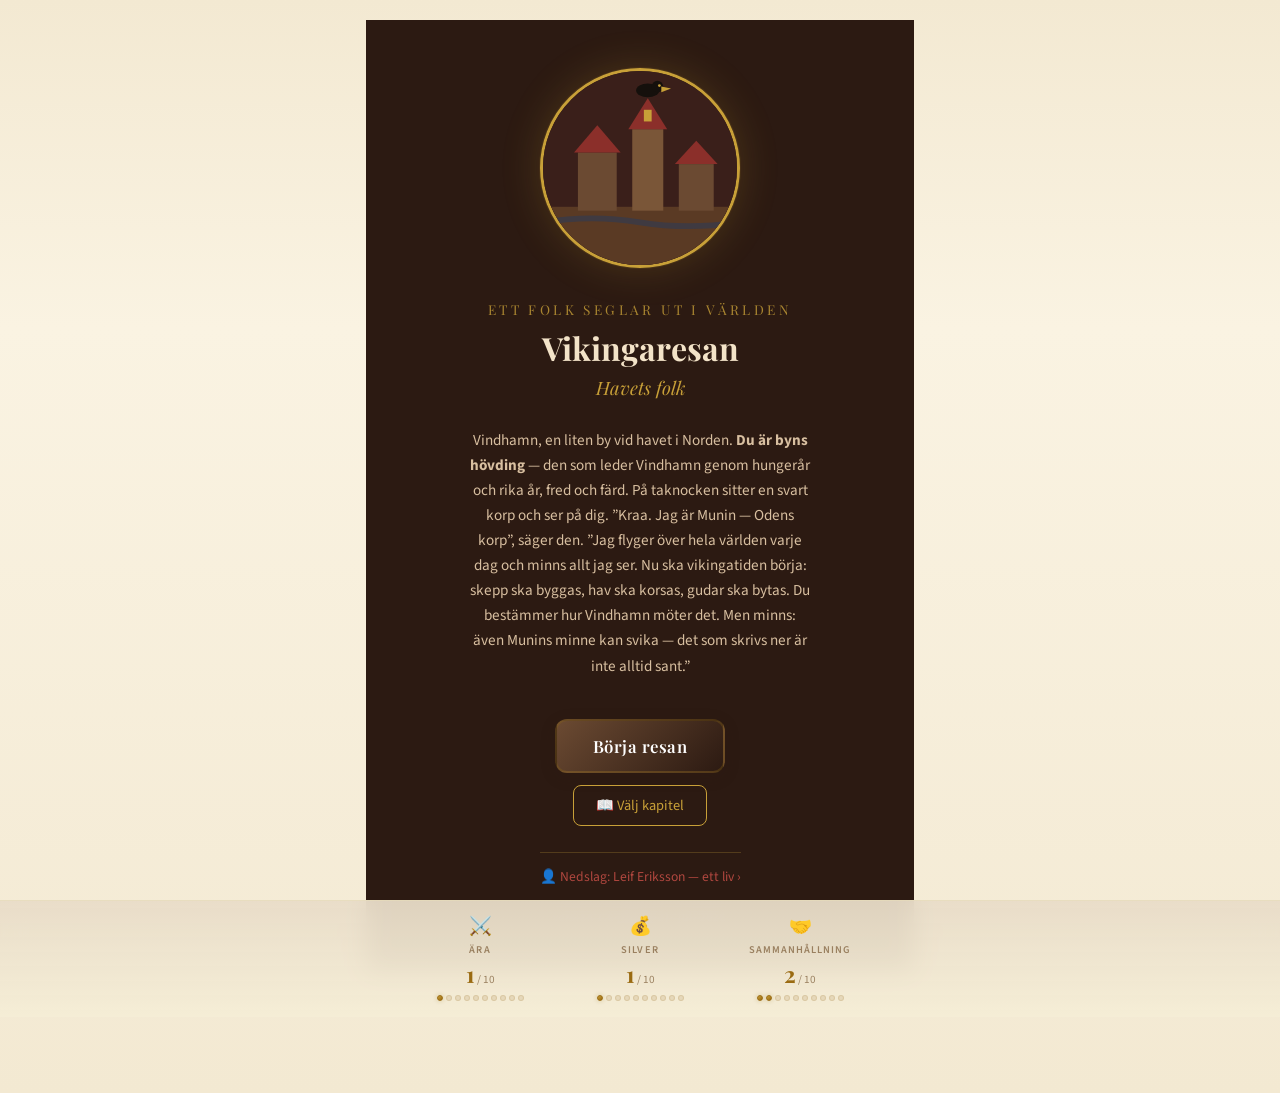
<file: index.html>
<!DOCTYPE html>
<html lang="sv">
<head>
<meta charset="UTF-8">
<meta name="viewport" content="width=device-width, initial-scale=1.0, maximum-scale=1.0, user-scalable=no">
<title>Vikingaresan &mdash; Havets folk</title>

<link rel="preconnect" href="https://fonts.googleapis.com">
<link rel="preconnect" href="https://fonts.gstatic.com" crossorigin>
<link href="https://fonts.googleapis.com/css2?family=Playfair+Display:ital,wght@0,400;0,600;0,700;1,400&family=Source+Sans+3:ital,wght@0,300;0,400;0,600;0,700;1,400&family=Caveat:wght@400;500;600;700&display=swap" rel="stylesheet">

<style>
/* ============================================
   CSS CUSTOM PROPERTIES
   ============================================ */
:root {
  --parchment: #f3e9d2;
  --parchment-light: #faf3e2;
  --parchment-dark: #e6d8ba;
  --gold: #9a6b12;
  --gold-light: #c8a038;
  --copper: #8b2f2a;
  --copper-light: #b0473f;
  --moss: #3a5a34;
  --moss-light: #567d4a;
  --navy: #3a1f1a;
  --navy-light: #5a2f28;
  --brown-dark: #2c1a12;
  --brown-medium: #6b4a32;
  --brown-light: #9a8060;
  --card-bg: rgba(255, 255, 255, 0.45);
  --card-border: rgba(90, 47, 40, 0.18);
  --shadow-soft: rgba(44, 26, 18, 0.08);
  --shadow-medium: rgba(44, 26, 18, 0.15);
  --font-headline: 'Playfair Display', Georgia, serif;
  --font-body: 'Source Sans 3', 'Segoe UI', sans-serif;
}

/* ============================================
   GLOBAL RESET & BASE
   ============================================ */
*, *::before, *::after { box-sizing: border-box; margin: 0; padding: 0; }
html { scroll-behavior: smooth; }
body {
  font-family: var(--font-body);
  background: linear-gradient(180deg, var(--parchment) 0%, var(--parchment-light) 30%, var(--parchment) 100%);
  min-height: 100vh;
  color: var(--brown-dark);
  -webkit-font-smoothing: antialiased;
  overflow-x: hidden;
}

/* ============================================
   PROGRESS BAR
   ============================================ */
.progress-bar {
  position: fixed;
  top: 0;
  left: 0;
  height: 4px;
  background: linear-gradient(to right, var(--moss), var(--gold), var(--copper));
  z-index: 100;
  transition: width 0.6s cubic-bezier(0.25, 1, 0.5, 1);
  box-shadow: 0 0 8px rgba(139, 105, 20, 0.3);
}

/* ============================================
   PAGE TURN OVERLAY
   ============================================ */
.page-turn-overlay {
  position: fixed; top: 0; left: 0; width: 100%; height: 100%;
  background: linear-gradient(135deg, var(--parchment-dark) 0%, var(--parchment) 50%, var(--parchment-light) 100%);
  z-index: 50; opacity: 0; pointer-events: none;
  transition: opacity 0.3s ease;
}
.page-turn-overlay.active { opacity: 1; pointer-events: all; }

/* ============================================
   GAME CONTAINER
   ============================================ */
.game-container {
  max-width: 580px;
  margin: 0 auto;
  padding: 20px 16px 120px;
  position: relative;
}

/* ============================================
   SCREENS
   ============================================ */
.screen {
  display: none; opacity: 0;
  transition: opacity 0.5s ease;
}
.screen.active { display: block; }
.screen.active.visible { opacity: 1; }

/* ============================================
   TITLE SCREEN
   ============================================ */
.title-screen { text-align: center; padding: 20px 0 40px; }
.title-icon { margin-bottom: 16px; }
.title-icon svg { max-width: 280px; height: auto; }
.title-ornament {
  width: 60px; height: 2px; margin: 12px auto;
  background: linear-gradient(to right, transparent, var(--gold), transparent);
}
.game-title {
  font-family: var(--font-headline); font-size: clamp(2.2rem, 8vw, 3.2rem);
  font-weight: 700; color: var(--brown-dark); letter-spacing: 0.04em; margin-bottom: 4px;
}
.game-subtitle {
  font-family: var(--font-headline); font-size: clamp(1rem, 3vw, 1.25rem);
  font-weight: 400; font-style: italic; color: var(--brown-medium); margin-bottom: 20px;
}
.chapter-label {
  font-family: var(--font-headline); font-size: 1.05rem; font-weight: 600;
  color: var(--gold); letter-spacing: 0.06em; margin-bottom: 6px;
}
.chapter-label-finale {
  font-family: var(--font-headline); font-size: 1.15rem; font-weight: 700;
  color: var(--gold); letter-spacing: 0.06em; margin-bottom: 6px;
}
.chapter-title-dramatic {
  font-family: var(--font-headline); font-size: clamp(1.3rem, 4vw, 1.7rem);
  font-weight: 700; color: var(--brown-dark); margin-bottom: 4px;
}
.chapter-year {
  font-family: var(--font-headline); font-size: 0.95rem; font-weight: 400;
  font-style: italic; color: var(--brown-light); margin-bottom: 16px;
}
.intro-text {
  font-size: 1rem; line-height: 1.75; color: var(--brown-medium);
  text-align: left; margin-bottom: 24px; padding: 0 4px;
}
.coop-badge {
  display: inline-flex; align-items: center; gap: 8px;
  background: rgba(45, 80, 22, 0.08); border: 1px solid rgba(45, 80, 22, 0.2);
  border-radius: 20px; padding: 6px 16px; font-size: 0.85rem;
  font-weight: 600; color: var(--moss);
  margin-bottom: 20px;
}

/* ============================================
   BUTTONS
   ============================================ */
.btn-primary {
  display: inline-block; font-family: var(--font-headline);
  font-size: 1.05rem; font-weight: 600; color: white;
  background: linear-gradient(135deg, var(--brown-medium) 0%, var(--brown-dark) 100%);
  border: 2px solid rgba(139, 105, 20, 0.3); border-radius: 12px;
  padding: 14px 36px; cursor: pointer; transition: all 0.3s ease;
  letter-spacing: 0.03em; box-shadow: 0 4px 16px var(--shadow-medium);
}
.btn-primary:hover { transform: translateY(-2px); box-shadow: 0 6px 24px var(--shadow-medium); border-color: var(--gold); }
.btn-primary:active { transform: translateY(0); }
.btn-somber {
  display: inline-block; font-family: var(--font-headline);
  font-size: 1rem; font-weight: 600; color: var(--parchment-light);
  background: linear-gradient(135deg, #3a2a1e 0%, #2c1810 100%);
  border: 1px solid rgba(139, 105, 20, 0.2); border-radius: 12px;
  padding: 14px 36px; cursor: pointer; transition: all 0.3s ease;
  letter-spacing: 0.04em; box-shadow: 0 4px 12px rgba(0, 0, 0, 0.15);
}
.btn-somber:hover { border-color: rgba(139, 105, 20, 0.4); transform: translateY(-2px); }
.btn-grand {
  display: inline-block; font-family: var(--font-headline);
  font-size: 1.1rem; font-weight: 700; color: white;
  background: linear-gradient(135deg, var(--gold) 0%, var(--copper) 50%, var(--gold) 100%);
  background-size: 200% 200%; border: 2px solid rgba(255, 255, 255, 0.2);
  border-radius: 14px; padding: 16px 40px; cursor: pointer;
  transition: all 0.3s ease; letter-spacing: 0.04em;
  box-shadow: 0 4px 20px rgba(139, 105, 20, 0.35);
  animation: shimmer 3s ease-in-out infinite;
}
@keyframes shimmer {
  0%, 100% { background-position: 0% 50%; }
  50% { background-position: 100% 50%; }
}
.btn-grand:hover { transform: translateY(-3px) scale(1.02); box-shadow: 0 8px 32px rgba(139, 105, 20, 0.45); }

/* ============================================
   NARRATIVE & FACT BOXES
   ============================================ */
.narrative-box { margin-bottom: 28px; }
.narrative-heading {
  font-family: var(--font-headline); font-size: clamp(1.3rem, 4vw, 1.6rem);
  font-weight: 600; color: var(--brown-dark); margin-bottom: 12px; line-height: 1.3;
}
.narrative-text { font-size: 1rem; line-height: 1.8; color: var(--brown-medium); }
.narrative-text p { margin-bottom: 14px; }
.narrative-text p:last-child { margin-bottom: 0; }

.fact-box {
  background: linear-gradient(135deg, rgba(26, 39, 68, 0.06) 0%, rgba(45, 63, 94, 0.06) 100%);
  border: 1px solid rgba(26, 39, 68, 0.15); border-radius: 12px;
  padding: 28px; margin-bottom: 32px; position: relative;
}
.fact-box::before {
  content: ''; position: absolute; top: 0; left: 0; right: 0; height: 3px;
  background: linear-gradient(to right, var(--navy), var(--navy-light), var(--navy));
  border-radius: 12px 12px 0 0;
}
.fact-icon { font-size: 1.8rem; margin-bottom: 10px; display: block; }
.fact-label { font-family: var(--font-headline); font-size: 1.1rem; font-weight: 600; color: var(--navy); margin-bottom: 10px; }
.fact-text { font-size: 0.95rem; color: var(--brown-medium); line-height: 1.75; }
.fact-text p { margin-bottom: 12px; }
.fact-text p:last-child { margin-bottom: 0; }
.fact-quote {
  font-family: var(--font-headline); font-size: 1.05rem; font-style: italic;
  color: var(--navy); text-align: center; padding: 16px 20px; margin: 16px 0;
  border-top: 1px solid rgba(26, 39, 68, 0.12); border-bottom: 1px solid rgba(26, 39, 68, 0.12);
  line-height: 1.6;
}

/* ============================================
   CHOICE CARDS
   ============================================ */
.choices-container { display: flex; flex-direction: column; gap: 16px; margin-bottom: 32px; }
.choice-card {
  background: var(--card-bg); border: 2px solid var(--card-border);
  border-radius: 12px; padding: 24px; cursor: pointer;
  transition: all 0.3s ease; position: relative; overflow: hidden;
}
.choice-card::after {
  content: ''; position: absolute; top: 0; left: 0; right: 0; bottom: 0;
  background: linear-gradient(135deg, rgba(139, 105, 20, 0.04) 0%, transparent 50%);
  opacity: 0; transition: opacity 0.3s ease; pointer-events: none;
}
.choice-card:hover { border-color: var(--gold); transform: translateY(-3px); box-shadow: 0 8px 28px var(--shadow-medium); }
.choice-card:hover::after { opacity: 1; }
.choice-card:active { transform: translateY(-1px); }
.choice-card.selected { border-color: var(--moss); background: rgba(45, 80, 22, 0.06); pointer-events: none; }
.choice-card.not-selected { opacity: 0.35; pointer-events: none; transform: scale(0.97); }
.choice-card.locked {
  opacity: 0.5; pointer-events: none; cursor: not-allowed;
  border-style: dashed; border-color: var(--brown-light);
  background: rgba(200, 190, 170, 0.25);
}
.choice-card.locked:hover { transform: none; box-shadow: none; border-color: var(--brown-light); }
.choice-card.locked .choice-card-number { background: linear-gradient(135deg, var(--brown-light), var(--brown-light)); }
.choice-req-label {
  display: flex; align-items: center; gap: 6px;
  margin-top: 10px; padding: 6px 12px;
  background: rgba(139, 105, 20, 0.08); border-radius: 8px;
  font-size: 0.82rem; font-weight: 600; color: var(--brown-light);
  font-family: var(--font-body);
}
.choice-card-number {
  display: inline-flex; align-items: center; justify-content: center;
  width: 30px; height: 30px;
  background: linear-gradient(135deg, var(--brown-medium), var(--brown-dark));
  color: white; font-family: var(--font-headline); font-size: 0.85rem;
  font-weight: 700; border-radius: 50%; margin-bottom: 12px;
}
.choice-card-title {
  font-family: var(--font-headline); font-size: 1.12rem; font-weight: 600;
  color: var(--brown-dark); margin-bottom: 8px; line-height: 1.3;
}
.choice-card-desc { font-size: 0.95rem; color: var(--brown-medium); line-height: 1.65; margin-bottom: 12px; }
.choice-card-quote {
  font-family: var(--font-headline); font-style: italic; font-size: 0.92rem;
  color: var(--brown-light); margin-bottom: 12px; padding-left: 14px;
  border-left: 2px solid var(--card-border);
}
.choice-card-effect { display: inline-flex; gap: 10px; flex-wrap: wrap; }
.effect-badge { font-size: 0.78rem; font-weight: 600; padding: 3px 10px; border-radius: 12px; letter-spacing: 0.02em; }
.effect-badge.positive { background: rgba(45, 80, 22, 0.12); color: var(--moss); }
.effect-badge.negative { background: rgba(180, 40, 40, 0.1); color: #8b2020; }
.effect-badge.neutral { background: rgba(139, 105, 20, 0.1); color: var(--gold); }
.effect-badge.special { background: rgba(139, 105, 20, 0.12); color: var(--gold); }

/* ============================================
   RESULT BOX
   ============================================ */
.result-box {
  background: linear-gradient(135deg, rgba(45, 80, 22, 0.06) 0%, rgba(139, 105, 20, 0.06) 100%);
  border: 1px solid rgba(45, 80, 22, 0.2); border-left: 4px solid var(--moss);
  border-radius: 0 12px 12px 0; padding: 20px 24px; margin-top: 20px;
  margin-bottom: 28px; display: none;
}
.result-box.visible { display: block; animation: slideIn 0.5s ease; }
@keyframes slideIn { from { opacity: 0; transform: translateX(-10px); } to { opacity: 1; transform: translateX(0); } }
.result-label {
  font-family: var(--font-headline); font-size: 0.85rem; font-weight: 600;
  color: var(--moss); text-transform: uppercase; letter-spacing: 0.1em; margin-bottom: 6px;
}
.result-text { font-size: 0.95rem; color: var(--brown-medium); line-height: 1.7; }

/* ============================================
   RESOURCE BAR
   ============================================ */
.resource-bar {
  position: fixed; bottom: 0; left: 0; right: 0;
  background: linear-gradient(180deg, rgba(232, 220, 200, 0.95), rgba(245, 237, 214, 0.98));
  backdrop-filter: blur(12px); -webkit-backdrop-filter: blur(12px);
  border-top: 1px solid rgba(139, 105, 20, 0.12); padding: 12px 16px 16px;
  z-index: 40; transform: translateY(100%); transition: transform 0.4s ease;
}
.resource-bar-inner { display: flex; justify-content: center; gap: 20px; max-width: 460px; margin: 0 auto; }
[id$="-minigame-v2-continue"] { margin-bottom: 110px; }
#ch6-newspaperContinue { margin-bottom: 110px; }
.resource-item { display: flex; flex-direction: column; align-items: center; gap: 2px; flex: 1; min-width: 60px; }
.resource-icon { font-size: 1.15rem; margin-bottom: 1px; }
.resource-label {
  font-size: 0.65rem; font-weight: 600; text-transform: uppercase;
  letter-spacing: 0.1em; color: var(--brown-light);
}
.resource-value-container { display: flex; align-items: baseline; gap: 2px; }
.resource-value {
  font-family: var(--font-headline); font-size: 1.4rem; font-weight: 700;
  color: var(--gold); transition: all 0.3s ease;
}
.resource-max { font-size: 0.7rem; color: var(--brown-light); }
.resource-bar-dots { display: flex; gap: 3px; margin-top: 4px; }
.resource-dot {
  width: 6px; height: 6px; border-radius: 50%;
  background: var(--parchment-dark); border: 1px solid rgba(139, 105, 20, 0.15);
  transition: all 0.3s ease;
}
.resource-dot.filled {
  background: linear-gradient(135deg, var(--gold-light), var(--gold));
  border-color: var(--gold); box-shadow: 0 0 4px rgba(139, 105, 20, 0.3);
}
.resource-change-indicator {
  position: fixed; font-family: var(--font-headline); font-size: 1.1rem;
  font-weight: 700; pointer-events: none; z-index: 60;
  animation: floatUp 1.2s ease-out forwards;
}
.resource-change-indicator.positive { color: var(--moss); }
.resource-change-indicator.negative { color: #8b2020; }
@keyframes floatUp { 0% { opacity: 1; transform: translateY(0); } 100% { opacity: 0; transform: translateY(-40px); } }
.resource-value.bump-up { animation: bumpUp 0.5s ease; }
.resource-value.bump-down { animation: bumpDown 0.5s ease; }
@keyframes bumpUp { 0% { transform: scale(1); } 40% { transform: scale(1.3); color: var(--moss); } 100% { transform: scale(1); } }
@keyframes bumpDown { 0% { transform: scale(1); } 40% { transform: scale(0.8); color: #8b2020; } 100% { transform: scale(1); } }

/* ============================================
   HOW TO PLAY
   ============================================ */
.how-to-play-grid { display: flex; flex-direction: column; gap: 16px; margin: 24px 0; }
.htp-item {
  display: flex; align-items: flex-start; gap: 16px;
  background: var(--card-bg); border: 1px solid var(--card-border);
  border-radius: 12px; padding: 16px 20px;
}
.htp-icon { font-size: 1.4rem; flex-shrink: 0; margin-top: 2px; }
.htp-text { flex: 1; }
.htp-title { font-family: var(--font-headline); font-size: 0.95rem; font-weight: 600; color: var(--brown-dark); margin-bottom: 4px; }
.htp-desc { font-size: 0.88rem; color: var(--brown-medium); line-height: 1.55; }

/* ============================================
   DISCUSSION & LESSON BOXES
   ============================================ */
.discussion-box {
  background: linear-gradient(135deg, rgba(184, 115, 51, 0.08) 0%, rgba(139, 105, 20, 0.08) 100%);
  border: 2px dashed var(--copper-light); border-radius: 12px;
  padding: 28px; margin: 28px 0; text-align: center;
}
.discussion-icon { font-size: 1.6rem; margin-bottom: 8px; display: block; }
.discussion-label { font-family: var(--font-headline); font-size: 1rem; font-weight: 600; color: var(--copper); margin-bottom: 10px; }
.discussion-text { font-size: 0.98rem; color: var(--brown-medium); line-height: 1.7; font-style: italic; }
.lesson-box {
  background: var(--card-bg); border: 1px solid var(--card-border);
  border-radius: 12px; padding: 24px 28px; margin: 24px 0; text-align: center;
}
.lesson-label {
  font-family: var(--font-headline); font-size: 0.8rem; font-weight: 600;
  text-transform: uppercase; letter-spacing: 0.12em; color: var(--gold); margin-bottom: 8px;
}
.lesson-text { font-size: 1rem; color: var(--brown-medium); line-height: 1.6; }

/* ============================================
   DIVIDER & SCENE ILLUSTRATION
   ============================================ */
.divider {
  width: 80px; height: 2px;
  background: linear-gradient(to right, transparent, var(--gold), transparent);
  margin: 20px auto;
}
.divider-wide {
  width: 160px; height: 2px;
  background: linear-gradient(to right, transparent, var(--gold), var(--copper), var(--gold), transparent);
  margin: 28px auto;
}
.scene-illustration { text-align: center; margin: 16px 0 24px; }
.scene-illustration svg { max-width: 100%; height: auto; }

/* ============================================
   FINAL SUMMARY (per-chapter conclusion)
   ============================================ */
.final-resources { display: flex; justify-content: center; gap: 24px; flex-wrap: wrap; margin: 24px 0; }
.final-resource-item {
  display: flex; flex-direction: column; align-items: center; gap: 4px;
  background: var(--card-bg); border: 1px solid var(--card-border);
  border-radius: 12px; padding: 16px 24px; min-width: 110px;
}
.final-resource-icon { font-size: 1.8rem; }
.final-resource-label { font-size: 0.75rem; font-weight: 600; text-transform: uppercase; letter-spacing: 0.1em; color: var(--brown-light); }
.final-resource-value { font-family: var(--font-headline); font-size: 2rem; font-weight: 700; color: var(--gold); }

/* ============================================
   CELEBRATION / CONFETTI
   ============================================ */
.celebration-text {
  font-family: var(--font-headline); font-size: clamp(1.4rem, 4vw, 1.8rem);
  font-weight: 700; color: var(--gold); text-align: center; margin: 20px 0;
}
.teaser-text {
  text-align: center; font-size: 0.95rem; color: var(--brown-light);
  font-style: italic; margin-top: 20px; padding-bottom: 20px;
}
.confetti-container {
  position: fixed; top: 0; left: 0; width: 100%; height: 100%;
  pointer-events: none; z-index: 1000; overflow: hidden;
}
.confetti-piece {
  position: absolute; width: 10px; height: 10px; top: -10px;
  animation: confettiFall linear forwards;
}
@keyframes confettiFall {
  0% { transform: translateY(0) rotate(0deg); opacity: 1; }
  80% { opacity: 1; }
  100% { transform: translateY(100vh) rotate(720deg); opacity: 0; }
}

/* ============================================
   CH2: CHEMISTRY MINI-GAME
   ============================================ */
.chemistry-lab { text-align: center; margin: 20px 0; }
.beaker-container { position: relative; display: inline-block; margin: 20px 0; }
.beaker-svg { width: 120px; height: 160px; }
.ingredients-shelf { display: flex; justify-content: center; gap: 12px; flex-wrap: wrap; margin: 16px 0; }
.ingredient-bottle {
  display: flex; flex-direction: column; align-items: center; gap: 4px;
  padding: 12px 16px; background: var(--card-bg); border: 2px solid var(--card-border);
  border-radius: 10px; cursor: pointer; transition: all 0.2s ease;
  min-width: 70px; user-select: none; -webkit-user-select: none;
}
.ingredient-bottle:hover { border-color: var(--gold); transform: translateY(-2px); }
.ingredient-bottle.used { opacity: 0.3; pointer-events: none; }
.ingredient-bottle.correct { border-color: var(--moss); background: rgba(45, 80, 22, 0.08); }
.ingredient-bottle.wrong { border-color: #c44; background: rgba(200, 60, 60, 0.08); animation: shake 0.4s ease; }
@keyframes shake { 0%,100% { transform: translateX(0); } 25% { transform: translateX(-5px); } 75% { transform: translateX(5px); } }
.ingredient-icon { font-size: 1.5rem; }
.ingredient-label { font-size: 0.7rem; font-weight: 600; color: var(--brown-medium); text-transform: uppercase; }
.chem-feedback { text-align: center; font-size: 0.9rem; color: var(--brown-medium); margin: 12px 0; min-height: 24px; font-style: italic; }
.chem-progress { display: flex; justify-content: center; gap: 8px; margin: 12px 0; }
.chem-step {
  width: 28px; height: 28px; border-radius: 50%;
  background: var(--parchment-dark); border: 2px solid var(--card-border);
  display: flex; align-items: center; justify-content: center;
  font-size: 0.75rem; font-weight: 700; color: var(--brown-light);
  transition: all 0.3s ease;
}
.chem-step.completed { background: var(--moss); border-color: var(--moss); color: white; }
.chem-step.current { border-color: var(--gold); box-shadow: 0 0 0 3px rgba(139, 105, 20, 0.2); }

/* ============================================
   CH3: STABILIZATION MINI-GAME & EXPLOSION
   ============================================ */
.stabilize-gauge { position: relative; width: 100%; max-width: 400px; margin: 20px auto; height: 50px; }
.gauge-bar {
  width: 100%; height: 30px; background: var(--parchment-dark);
  border: 2px solid var(--card-border); border-radius: 15px;
  overflow: hidden; position: relative;
}
.gauge-zone-safe {
  position: absolute; top: 0; height: 100%;
  background: rgba(45, 80, 22, 0.2); border-left: 2px solid var(--moss); border-right: 2px solid var(--moss);
}
.gauge-needle {
  position: absolute; top: -5px; width: 4px; height: 40px;
  background: var(--copper); border-radius: 2px;
  transition: none;
}
.gauge-needle.stopped { transition: left 0.3s ease; }
.stabilize-btn {
  display: block; margin: 16px auto 0; font-family: var(--font-headline);
  font-size: 1.1rem; font-weight: 700; color: white;
  background: linear-gradient(135deg, #c44, #a33); border: none;
  border-radius: 12px; padding: 14px 40px; cursor: pointer;
  transition: all 0.2s ease;
}
.stabilize-btn:hover { transform: scale(1.05); }
.stabilize-btn:active { transform: scale(0.98); }

/* Explosion effects */
@keyframes screenShake {
  0%, 100% { transform: translate(0); }
  10% { transform: translate(-8px, 4px); }
  20% { transform: translate(8px, -4px); }
  30% { transform: translate(-6px, 2px); }
  40% { transform: translate(6px, -2px); }
  50% { transform: translate(-4px, 3px); }
  60% { transform: translate(4px, -1px); }
  70% { transform: translate(-2px, 1px); }
  80% { transform: translate(2px, -1px); }
}
.screen-shake { animation: screenShake 0.6s ease; }
.explosion-flash {
  position: fixed; top: 0; left: 0; width: 100%; height: 100%;
  z-index: 999; pointer-events: none;
  animation: flashEffect 0.8s ease-out forwards;
}
@keyframes flashEffect {
  0% { background: rgba(255, 200, 50, 0.9); }
  30% { background: rgba(255, 100, 20, 0.5); }
  100% { background: transparent; }
}

/* ============================================
   CH4: DYNAMITE MIXING MINI-GAME
   ============================================ */
.mixing-container { text-align: center; margin: 20px 0; }
.mixing-sliders { display: flex; flex-direction: column; gap: 16px; margin: 20px 0; max-width: 380px; margin-left: auto; margin-right: auto; }
.slider-group { display: flex; align-items: center; gap: 12px; }
.slider-label {
  font-family: var(--font-headline); font-size: 0.85rem; font-weight: 600;
  color: var(--brown-medium); min-width: 100px; text-align: right;
}
.slider-input { flex: 1; -webkit-appearance: none; height: 8px; border-radius: 4px; background: var(--parchment-dark); outline: none; }
.slider-input::-webkit-slider-thumb {
  -webkit-appearance: none; width: 20px; height: 20px; border-radius: 50%;
  background: linear-gradient(135deg, var(--gold-light), var(--gold));
  cursor: pointer; box-shadow: 0 2px 6px var(--shadow-medium);
}
.slider-value { font-family: var(--font-headline); font-size: 1rem; font-weight: 700; color: var(--gold); min-width: 40px; }
.mixing-total {
  text-align: center; font-family: var(--font-headline); font-size: 1.1rem;
  color: var(--brown-medium); margin: 16px 0;
}
.mixing-result-bar {
  width: 100%; max-width: 380px; height: 20px; background: var(--parchment-dark);
  border: 2px solid var(--card-border); border-radius: 10px;
  margin: 12px auto; overflow: hidden; position: relative;
}
.mixing-result-fill { height: 100%; border-radius: 8px; transition: width 0.5s ease, background 0.5s ease; }

/* ============================================
   CH5: FACTORY LOGISTICS MINI-GAME
   ============================================ */
.minigame-wrapper { position: relative; margin-bottom: 28px; }
.minigame-header { text-align: center; margin-bottom: 16px; }
.minigame-title { font-family: var(--font-headline); font-size: 1.3rem; font-weight: 700; color: var(--brown-dark); margin-bottom: 4px; }
.minigame-subtitle { font-size: 0.9rem; color: var(--brown-medium); }
.minigame-timer-bar { width: 100%; height: 8px; background: var(--parchment-dark); border-radius: 4px; margin-bottom: 12px; overflow: hidden; }
.minigame-timer-fill { height: 100%; background: linear-gradient(to right, var(--moss), var(--gold)); border-radius: 4px; transition: width 0.3s linear; width: 100%; }
.minigame-timer-fill.warning { background: linear-gradient(to right, #c44, #e85a5a); }
.minigame-score { text-align: center; font-family: var(--font-headline); font-size: 1rem; color: var(--gold); margin-bottom: 12px; }
.minigame-round-label { text-align: center; font-size: 0.85rem; color: var(--brown-light); margin-bottom: 16px; font-weight: 500; }
.europe-map-container { position: relative; width: 100%; max-width: 500px; margin: 0 auto; aspect-ratio: 5 / 3.5; background: var(--card-bg); border: 2px solid var(--card-border); border-radius: 12px; overflow: hidden; }
.europe-map-container svg { width: 100%; height: 100%; }
.factory-dot { cursor: pointer; transition: transform 0.2s ease, filter 0.2s ease; }
.factory-dot:hover { transform: scale(1.15); filter: brightness(1.2); }
.factory-dot.correct { animation: factoryCorrect 0.6s ease; }
.factory-dot.wrong { animation: factoryWrong 0.5s ease; }
@keyframes factoryCorrect { 0% { transform: scale(1); } 50% { transform: scale(1.4); } 100% { transform: scale(1); } }
@keyframes factoryWrong { 0%, 100% { transform: translateX(0); } 20% { transform: translateX(-5px); } 40% { transform: translateX(5px); } 60% { transform: translateX(-3px); } 80% { transform: translateX(3px); } }
.shipment-tray { display: flex; justify-content: center; gap: 16px; margin-top: 16px; min-height: 70px; align-items: center; flex-wrap: wrap; }
.shipment-crate {
  display: flex; flex-direction: column; align-items: center; gap: 4px;
  padding: 10px 14px; background: var(--card-bg); border: 2px solid var(--card-border);
  border-radius: 10px; cursor: pointer; transition: all 0.2s ease;
  min-width: 72px; user-select: none; -webkit-user-select: none;
}
.shipment-crate:hover { border-color: var(--gold); transform: translateY(-2px); box-shadow: 0 4px 12px var(--shadow-soft); }
.shipment-crate.selected-crate { border-color: var(--copper); background: rgba(184, 115, 51, 0.1); box-shadow: 0 0 0 3px rgba(184, 115, 51, 0.2); transform: translateY(-3px); }
.shipment-crate.delivered { opacity: 0.3; pointer-events: none; transform: scale(0.9); }
.shipment-crate-icon { font-size: 1.6rem; }
.shipment-crate-label { font-size: 0.7rem; font-weight: 600; color: var(--brown-medium); text-transform: uppercase; letter-spacing: 0.05em; }
.factory-need-icon { font-size: 1rem; pointer-events: none; }
.factory-label-text { font-family: var(--font-body); font-size: 8px; fill: var(--brown-medium); pointer-events: none; font-weight: 600; }

/* CH5 Simplified Mini-game */
.ch5-order-card {
  background: var(--card-bg); border: 2px solid var(--card-border); border-radius: 12px;
  padding: 20px; text-align: center; margin-bottom: 20px;
  box-shadow: 0 2px 8px var(--shadow-soft);
}
.ch5-order-icon { font-size: 2rem; margin-bottom: 8px; }
.ch5-order-text { font-family: var(--font-headline); font-size: 1.1rem; color: var(--brown-dark); line-height: 1.4; }
.ch5-city-grid {
  display: grid; grid-template-columns: 1fr 1fr; gap: 12px; margin-bottom: 16px;
}
.ch5-city-grid button:last-child { grid-column: 1 / -1; max-width: 200px; justify-self: center; }
.ch5-city-btn {
  font-family: var(--font-headline); font-size: 1rem; font-weight: 600;
  color: var(--brown-dark); background: var(--card-bg);
  border: 2px solid var(--card-border); border-radius: 12px;
  padding: 14px 12px; cursor: pointer; transition: all 0.2s ease;
  line-height: 1.3;
}
.ch5-city-btn small { font-family: var(--font-body); font-size: 0.75rem; font-weight: 400; color: var(--brown-light); }
.ch5-city-btn:hover { border-color: var(--gold); transform: translateY(-2px); box-shadow: 0 4px 12px var(--shadow-soft); }
.ch5-city-btn.ch5-correct { border-color: var(--moss); background: rgba(45, 80, 22, 0.1); }
.ch5-city-btn.ch5-wrong { border-color: #c44; background: rgba(204, 68, 68, 0.08); }
.ch5-feedback {
  text-align: center; font-size: 0.95rem; color: var(--brown-medium);
  min-height: 24px; margin-bottom: 12px; font-style: italic;
}
.minigame-instructions { text-align: center; font-size: 0.88rem; color: var(--brown-light); margin-top: 12px; font-style: italic; line-height: 1.5; }
.minigame-result { text-align: center; padding: 24px; display: none; }
.minigame-result.visible { display: block; animation: slideIn 0.5s ease; }
.minigame-result-score { font-family: var(--font-headline); font-size: 2.5rem; font-weight: 700; color: var(--gold); margin-bottom: 8px; }
.minigame-result-text { font-size: 1rem; color: var(--brown-medium); line-height: 1.6; margin-bottom: 16px; }
.smoke-particle {
  position: absolute; width: 8px; height: 8px; border-radius: 50%;
  background: rgba(90, 58, 40, 0.15); pointer-events: none;
  animation: smokeRise 1.5s ease-out forwards;
}
@keyframes smokeRise { 0% { transform: translateY(0) scale(0.5); opacity: 0.4; } 100% { transform: translateY(-30px) scale(2); opacity: 0; } }

/* ============================================
   CH6: NEWSPAPER
   ============================================ */
.newspaper-wrapper { margin: 0 -4px; }
.newspaper {
  background: #f0e8d4; border: 1px solid #c8bfad; border-radius: 3px;
  padding: 28px 24px 24px; font-family: Georgia, 'Times New Roman', serif;
  position: relative; box-shadow: 2px 3px 12px rgba(0,0,0,0.08);
}
.newspaper::before {
  content: ''; position: absolute; top: 0; left: 0; right: 0; bottom: 0;
  background: repeating-linear-gradient(0deg, transparent, transparent 28px, rgba(0,0,0,0.015) 28px, rgba(0,0,0,0.015) 29px);
  pointer-events: none;
}
.newspaper-masthead { text-align: center; margin-bottom: 12px; }
.newspaper-name { font-size: 0.85rem; font-weight: 700; letter-spacing: 0.25em; text-transform: uppercase; color: #2c1810; }
.newspaper-date { font-size: 0.65rem; color: #8b7a62; font-style: italic; margin-top: 2px; }
.newspaper-rule { border: none; border-top: 2px solid #2c1810; margin: 8px 0; opacity: 0.3; }
.newspaper-headline {
  font-family: 'Playfair Display', Georgia, serif; font-size: clamp(1.4rem, 5vw, 1.9rem);
  font-weight: 700; text-align: center; color: #1a0e08; line-height: 1.2;
  letter-spacing: 0.03em; margin: 16px 0 8px; opacity: 0;
  transition: opacity 0.8s ease;
}
.newspaper-headline.visible { opacity: 1; }
.newspaper-headline.tremble { animation: tremble 0.4s ease; }
@keyframes tremble { 0%, 100% { transform: rotate(0); } 25% { transform: rotate(-0.5deg); } 75% { transform: rotate(0.5deg); } }
@keyframes heartbeat { 0%, 100% { transform: scale(1); } 14% { transform: scale(1.02); } 28% { transform: scale(1); } 42% { transform: scale(1.015); } 56% { transform: scale(1); } }
.newspaper-headline.pulse { animation: heartbeat 1.8s ease-in-out; }
.newspaper-translation {
  text-align: center; font-style: italic; font-size: 0.95rem;
  color: #5a3a28; margin: 6px 0 12px; opacity: 0;
  transition: opacity 1s ease;
}
.newspaper-translation.visible { opacity: 1; }
.newspaper-body {
  text-align: center; font-size: 0.92rem; color: #3a2a1e;
  line-height: 1.6; margin: 12px 0; font-style: italic;
  opacity: 0; transition: opacity 0.8s ease;
}
.newspaper-body.visible { opacity: 1; }
.newspaper-columns {
  display: flex; gap: 12px; margin-top: 16px; opacity: 0;
  transition: opacity 0.8s ease;
}
.newspaper-columns.visible { opacity: 1; }
.newspaper-col { flex: 1; font-size: 0.6rem; color: #8b7a62; line-height: 1.6; text-align: justify; column-count: 1; }

/* ============================================
   CH6: RADIO (1933)
   ============================================ */
.radio-wrapper { display:flex; flex-direction:column; align-items:center; margin: 8px 0; }
.radio-set {
  width: 300px; max-width: 92%; background: linear-gradient(160deg,#4a2f1c,#3a2417);
  border-radius: 18px 18px 12px 12px; padding: 22px 22px 18px;
  box-shadow: 0 10px 30px rgba(0,0,0,0.4), inset 0 2px 6px rgba(255,220,150,0.12);
  position: relative; border: 2px solid #5a3a22;
}
.radio-brand { text-align:center; font-family: var(--font-headline); font-size:0.7rem;
  letter-spacing:0.3em; color:#c9a86a; opacity:0.8; margin-bottom:10px; text-transform:uppercase; }
.radio-grille {
  height: 74px; border-radius: 10px; background:
    repeating-linear-gradient(90deg,#241610,#241610 4px,#3a2417 4px,#3a2417 8px);
  box-shadow: inset 0 2px 8px rgba(0,0,0,0.6); margin-bottom: 14px; position:relative; overflow:hidden;
}
.radio-eye {
  position:absolute; top:50%; left:50%; transform:translate(-50%,-50%);
  width:34px; height:34px; border-radius:50%; background:#0a1a0a;
  box-shadow: 0 0 2px #000;
}
.radio-eye::after {
  content:''; position:absolute; inset:5px; border-radius:50%;
  background: radial-gradient(circle, rgba(120,255,120,0.9) 0%, rgba(40,160,40,0.5) 60%, transparent 75%);
  transform: scale(var(--eye,0.35)); transition: transform 0.5s ease;
}
.radio-dial {
  background:#1c130c; border-radius:6px; padding:6px 10px; margin-bottom:14px;
  display:flex; align-items:center; justify-content:space-between;
  font-family: 'Courier New', monospace; font-size:0.62rem; color:#c9a86a;
  border:1px solid #5a3a22; letter-spacing:0.08em;
}
.radio-needle { color:#ff8a5a; font-weight:700; transition: all 0.4s ease; }
.radio-screen {
  min-height: 92px; width:300px; max-width:92%; margin: 4px 0 2px;
  background:#0d1626; border-radius:8px; padding:14px 16px;
  border:1px solid #24365e; color:#dbe8ff; font-family: Georgia, serif;
  text-align:center; line-height:1.5; position:relative;
}
.radio-static {
  font-family:'Courier New', monospace; color:#3a4a6b; letter-spacing:1px;
  font-size:0.8rem; word-break:break-all; opacity:0.7; transition: opacity 0.4s ease;
}
.radio-line { opacity:0; transition: opacity 0.7s ease; margin: 2px 0; }
.radio-line.visible { opacity:1; }
.radio-line .de { color:#f5f8ff; font-weight:600; }
.radio-line .sv { color:#9fb4d8; font-style:italic; font-size:0.9em; }
.radio-knob {
  margin-top:16px; width:64px; height:64px; border-radius:50%;
  background: radial-gradient(circle at 35% 30%, #6a4a2c, #2a1a10);
  border:3px solid #5a3a22; box-shadow: 0 4px 10px rgba(0,0,0,0.4);
  cursor:pointer; position:relative; touch-action:manipulation;
  display:flex; align-items:center; justify-content:center;
}
.radio-knob::after { content:''; position:absolute; top:8px; width:4px; height:20px;
  background:#c9a86a; border-radius:2px; transform-origin:50% 24px;
  transform: rotate(var(--knob,0deg)); transition: transform 0.4s ease; }
.radio-knob-label { text-align:center; font-size:0.78rem; color:var(--brown-light);
  font-style:italic; margin-top:8px; }
.screen-shake { animation: screenShake 0.5s ease; }

/* Reveal box */
.reveal-box {
  background: linear-gradient(135deg, rgba(44, 24, 16, 0.04) 0%, rgba(26, 39, 68, 0.04) 100%);
  border: 1px solid rgba(44, 24, 16, 0.12); border-left: 4px solid var(--brown-medium);
  border-radius: 0 12px 12px 0; padding: 24px; margin-top: 24px;
  opacity: 0; transform: translateY(10px);
  transition: opacity 0.8s ease, transform 0.8s ease;
}
.reveal-box.visible { opacity: 1; transform: translateY(0); }
.reveal-text { font-size: 1.02rem; line-height: 1.75; color: var(--brown-dark); font-style: italic; }

/* Golden sparkles (ch6 subdued celebration) */
.sparkle-piece {
  position: absolute; top: -10px; border-radius: 50%;
  animation: sparkleFall linear forwards; pointer-events: none;
}
@keyframes sparkleFall {
  0% { transform: translateY(0) scale(0); opacity: 0; }
  15% { transform: translateY(8vh) scale(1); opacity: 0.9; }
  50% { opacity: 0.7; }
  100% { transform: translateY(100vh) scale(0.3); opacity: 0; }
}
@keyframes sparkleGlow {
  0%, 100% { box-shadow: 0 0 4px rgba(196, 155, 42, 0.4); }
  50% { box-shadow: 0 0 12px rgba(196, 155, 42, 0.8); }
}

/* Reflection moment */
.reflection-moment { text-align: center; padding: 40px 20px; opacity: 0; transition: opacity 1.2s ease; }
.reflection-moment.visible { opacity: 1; }
.reflection-dots {
  font-family: var(--font-headline); font-size: 1.5rem; color: var(--brown-light);
  letter-spacing: 0.3em; margin-bottom: 24px; opacity: 0;
  animation: dotsAppear 2s ease forwards;
}
@keyframes dotsAppear { 0% { opacity: 0; } 50% { opacity: 0.3; } 100% { opacity: 0.6; } }
.reflection-text {
  font-family: var(--font-headline); font-size: 1.05rem; font-style: italic;
  color: var(--brown-medium); line-height: 1.7; max-width: 460px; margin: 0 auto;
}

/* ============================================
   CH7: MEDAL SELECTION GRID
   ============================================ */
.medal-grid { display: grid; grid-template-columns: repeat(3, 1fr); gap: 16px; margin: 24px 0; max-width: 480px; margin-left: auto; margin-right: auto; }
@media (max-width: 420px) { .medal-grid { grid-template-columns: repeat(2, 1fr); gap: 12px; } }
.medal-card {
  display: flex; flex-direction: column; align-items: center; justify-content: center;
  aspect-ratio: 1;
  background: radial-gradient(ellipse at 30% 30%, #e8d080, #c49b2a 40%, #8b6914 80%, #6b5010);
  border: 3px solid #a08030; border-radius: 50%; cursor: pointer;
  transition: all 0.3s ease;
  box-shadow: 0 3px 12px rgba(107, 80, 16, 0.25), inset 0 1px 3px rgba(255, 255, 255, 0.3);
  position: relative; padding: 12px 8px;
  user-select: none; -webkit-user-select: none; -webkit-tap-highlight-color: transparent;
}
.medal-card::before {
  content: ''; position: absolute; top: 6px; left: 6px; right: 6px; bottom: 6px;
  border: 1.5px solid rgba(255, 255, 255, 0.15); border-radius: 50%; pointer-events: none;
}
.medal-card:hover { transform: scale(1.06); box-shadow: 0 6px 24px rgba(107, 80, 16, 0.4), inset 0 1px 3px rgba(255, 255, 255, 0.3); }
.medal-card:active { transform: scale(0.98); }
.medal-card.medal-selected {
  border-color: #fff;
  box-shadow: 0 0 0 3px var(--moss), 0 6px 24px rgba(45, 80, 22, 0.35), inset 0 1px 3px rgba(255, 255, 255, 0.3);
  background: radial-gradient(ellipse at 30% 30%, #f0e090, #d4ab3a 40%, #9b7924 80%, #7b6020);
}
.medal-card.medal-selected::after {
  content: '\2713'; position: absolute; top: 6px; right: 8px;
  font-size: 0.85rem; font-weight: 700; color: var(--moss);
  background: rgba(255, 255, 255, 0.9); width: 20px; height: 20px;
  border-radius: 50%; display: flex; align-items: center; justify-content: center; line-height: 1;
}
.medal-card.medal-locked { opacity: 0.4; pointer-events: none; transform: scale(0.95); }
.medal-emoji { font-size: 1.8rem; line-height: 1; margin-bottom: 4px; filter: drop-shadow(0 1px 2px rgba(0,0,0,0.2)); }
.medal-name {
  font-family: var(--font-headline); font-size: 0.7rem; font-weight: 600;
  color: #fff; text-align: center; text-shadow: 0 1px 2px rgba(0, 0, 0, 0.4);
  letter-spacing: 0.02em; line-height: 1.2;
}
.medal-counter { text-align: center; font-family: var(--font-headline); font-size: 1.05rem; color: var(--brown-medium); margin: 16px 0; }
.medal-counter strong { color: var(--gold); font-size: 1.2rem; }
.medal-confirm-area { text-align: center; margin: 20px 0; }

/* ============================================
   CH7: TIMELINE (FINALE MONTAGE)
   ============================================ */
.timeline { position: relative; padding: 20px 0; margin: 24px 0; }
.timeline::before {
  content: ''; position: absolute; left: 20px; top: 0; bottom: 0; width: 2px;
  background: linear-gradient(to bottom, var(--gold), var(--copper), var(--gold));
}
.timeline-item {
  position: relative; padding-left: 50px; margin-bottom: 24px;
  opacity: 0; transform: translateX(-10px);
  transition: opacity 0.5s ease, transform 0.5s ease;
}
.timeline-item.visible { opacity: 1; transform: translateX(0); }
.timeline-dot {
  position: absolute; left: 13px; top: 4px; width: 16px; height: 16px;
  border-radius: 50%;
  background: linear-gradient(135deg, var(--gold), var(--copper));
  border: 2px solid var(--parchment); box-shadow: 0 0 0 2px var(--gold);
}
.timeline-year { font-family: var(--font-headline); font-size: 0.85rem; font-weight: 700; color: var(--gold); margin-bottom: 2px; }
.timeline-text { font-size: 0.9rem; color: var(--brown-medium); line-height: 1.55; }

/* ============================================
   CH7: FINALE SCORE
   ============================================ */
.finale-score-container {
  text-align: center; padding: 30px 20px; margin: 24px 0;
  background: linear-gradient(135deg, rgba(139, 105, 20, 0.06), rgba(184, 115, 51, 0.06));
  border: 1px solid rgba(139, 105, 20, 0.15); border-radius: 16px;
  position: relative; overflow: hidden;
}
.finale-score-container::before {
  content: ''; position: absolute; top: 0; left: 0; right: 0; height: 4px;
  background: linear-gradient(to right, var(--gold), var(--copper), var(--gold), var(--copper), var(--gold));
  border-radius: 16px 16px 0 0;
}
.finale-resources { display: flex; justify-content: center; gap: 14px; flex-wrap: wrap; margin: 20px 0 28px; }
.finale-resource-item {
  display: flex; flex-direction: column; align-items: center; gap: 4px;
  background: var(--card-bg); border: 1px solid var(--card-border);
  border-radius: 12px; padding: 14px 16px; min-width: 90px;
  transition: transform 0.3s ease, box-shadow 0.3s ease;
}
.finale-resource-item.revealed { transform: scale(1.05); box-shadow: 0 4px 16px var(--shadow-medium); }
.finale-resource-icon { font-size: 1.5rem; }
.finale-resource-label { font-size: 0.65rem; font-weight: 600; text-transform: uppercase; letter-spacing: 0.1em; color: var(--brown-light); }
.finale-resource-value { font-family: var(--font-headline); font-size: 1.8rem; font-weight: 700; color: var(--gold); transition: all 0.3s ease; }
.total-score-area { margin-top: 20px; padding-top: 20px; border-top: 2px solid rgba(139, 105, 20, 0.15); }
.total-label { font-family: var(--font-headline); font-size: 0.9rem; font-weight: 600; text-transform: uppercase; letter-spacing: 0.12em; color: var(--brown-light); margin-bottom: 8px; }
.total-value { font-family: var(--font-headline); font-size: 3.5rem; font-weight: 700; color: var(--gold); line-height: 1; margin-bottom: 4px; }
.total-max { font-size: 0.85rem; color: var(--brown-light); }

/* ============================================
   CH7: ENDING & ZOOM SCENE
   ============================================ */
.ending-title-box {
  text-align: center; padding: 32px 24px; margin: 28px 0;
  background: linear-gradient(135deg, rgba(139, 105, 20, 0.08), rgba(184, 115, 51, 0.06));
  border: 2px solid var(--gold); border-radius: 16px; position: relative;
}
.ending-rank { font-family: var(--font-headline); font-size: clamp(1.5rem, 5vw, 2.2rem); font-weight: 700; color: var(--gold); margin-bottom: 12px; line-height: 1.2; }
.ending-description { font-size: 1rem; line-height: 1.7; color: var(--brown-medium); max-width: 500px; margin: 0 auto; font-style: italic; }
.epilogue-text {
  font-family: var(--font-headline); font-size: 1.05rem; font-weight: 400; font-style: italic;
  color: var(--brown-medium); text-align: center; line-height: 1.8;
  max-width: 500px; margin: 0 auto; padding: 20px 0;
}
.zoom-scene { position: relative; width: 100%; max-width: 400px; margin: 0 auto 20px; overflow: hidden; border-radius: 12px; aspect-ratio: 16/10; }
.zoom-layer { position: absolute; top: 0; left: 0; width: 100%; height: 100%; transition: opacity 1.2s ease, transform 1.2s ease; }
.zoom-layer.hidden { opacity: 0; }
.zoom-layer.zoomed-out { transform: scale(0.6); opacity: 0; }
.zoom-layer.zoomed-in { transform: scale(1.4); opacity: 0; }
.death-scene { text-align: center; padding: 30px 0 10px; }
.death-date { font-family: var(--font-headline); font-size: 1rem; font-weight: 600; color: var(--brown-light); letter-spacing: 0.1em; margin-bottom: 12px; }
.death-text { font-family: var(--font-headline); font-size: clamp(1.1rem, 3.5vw, 1.4rem); font-weight: 400; font-style: italic; color: var(--brown-medium); line-height: 1.6; max-width: 480px; margin: 0 auto; }
.fact-list { list-style: none; padding: 0; margin: 12px 0; }
.fact-list li { padding: 8px 0 8px 24px; position: relative; font-size: 0.95rem; color: var(--brown-medium); line-height: 1.6; }
.fact-list li::before { content: '\2022'; position: absolute; left: 8px; color: var(--gold); font-weight: 700; }
.leaderboard-box {
  margin: 28px 0; padding: 28px 24px;
  background: linear-gradient(135deg, rgba(139, 105, 20, 0.06), rgba(45, 80, 22, 0.05));
  border: 2px solid var(--gold); border-radius: 16px;
}
.leaderboard-title {
  font-family: var(--font-headline); font-size: clamp(1.4rem, 4vw, 1.8rem);
  font-weight: 700; color: var(--brown-dark); text-align: center; margin-bottom: 14px;
}
.leaderboard-final-score {
  font-family: var(--font-headline); font-size: clamp(1.1rem, 3.5vw, 1.4rem);
  text-align: center; color: var(--gold); font-weight: 600; margin-bottom: 10px;
}
.leaderboard-final-score span { color: var(--brown-dark); font-weight: 700; }
.leaderboard-breakdown {
  display: flex; flex-wrap: wrap; justify-content: center; gap: 14px;
  margin-bottom: 22px; font-family: var(--font-headline); color: var(--brown-medium);
  font-size: 0.95rem;
}
.leaderboard-breakdown span { white-space: nowrap; }
.leaderboard-form { text-align: center; margin: 18px 0 8px; }
.leaderboard-label {
  display: block; font-family: var(--font-headline); color: var(--brown-medium);
  font-size: 0.95rem; margin-bottom: 8px;
}
.leaderboard-input {
  font-family: var(--font-headline); font-size: 1.05rem;
  padding: 10px 14px; width: min(280px, 90%);
  border: 1.5px solid var(--brown-light); border-radius: 8px;
  background: rgba(255, 252, 245, 0.85); color: var(--brown-dark);
  margin-bottom: 12px; text-align: center;
}
.leaderboard-input:focus { outline: none; border-color: var(--gold); }
.leaderboard-submit { margin-top: 4px; }
.leaderboard-error {
  margin-top: 12px; padding: 10px 14px;
  background: rgba(180, 60, 50, 0.08); border: 1px solid rgba(180, 60, 50, 0.4);
  color: #8b2a22; border-radius: 8px; font-size: 0.95rem;
}
.leaderboard-list-wrap { margin-top: 22px; }
.leaderboard-list-title {
  font-family: var(--font-headline); font-size: 1.15rem; font-weight: 600;
  color: var(--brown-dark); text-align: center; margin-bottom: 12px;
}
.leaderboard-list { display: flex; flex-direction: column; gap: 6px; }
.leaderboard-row {
  display: grid; grid-template-columns: 32px 1fr auto;
  align-items: center; gap: 10px;
  padding: 8px 12px; border-radius: 8px;
  background: rgba(255, 252, 245, 0.6);
  border: 1px solid rgba(139, 105, 20, 0.18);
  font-family: var(--font-headline);
}
.leaderboard-row.highlighted {
  background: linear-gradient(135deg, rgba(196, 155, 42, 0.22), rgba(139, 105, 20, 0.12));
  border-color: var(--gold); font-weight: 600;
}
.leaderboard-rank { color: var(--gold); font-weight: 700; text-align: center; }
.leaderboard-name { color: var(--brown-dark); overflow: hidden; text-overflow: ellipsis; white-space: nowrap; }
.leaderboard-score { color: var(--moss); font-weight: 600; }
.leaderboard-status {
  margin-top: 12px; text-align: center; font-style: italic;
  color: var(--brown-medium); font-size: 0.9rem;
}
.thank-you-area { text-align: center; padding: 30px 0; }
.thank-you-text { font-family: var(--font-headline); font-size: clamp(1.2rem, 4vw, 1.6rem); font-weight: 600; color: var(--brown-dark); margin-bottom: 6px; }
.thank-you-subtitle { font-family: var(--font-headline); font-size: 1rem; font-weight: 400; font-style: italic; color: var(--brown-medium); margin-bottom: 28px; }

/* ============================================
   RESPONSIVE
   ============================================ */
@media (max-width: 400px) {
  .resource-bar { padding: 8px 8px; }
  .resource-value { font-size: 1.1rem; }
  .resource-label { font-size: 0.55rem; }
  .game-container { padding: 16px 12px 130px; }
  .shipment-crate { min-width: 60px; padding: 8px 10px; }
  .shipment-crate-icon { font-size: 1.3rem; }
  .newspaper { padding: 20px 16px 18px; }
  .newspaper-headline { font-size: 1.2rem; }
  .medal-grid { gap: 10px; }
  .medal-emoji { font-size: 1.4rem; }
  .medal-name { font-size: 0.6rem; }
  .finale-resource-item { min-width: 75px; padding: 10px 12px; }
}

/* ============================================
   V2 ADDITIONS: Minigame containers, diary button, nmg styles
   ============================================ */
.minigame-v2-container {
  margin: 16px 0;
  min-height: 200px;
}

/* Nobel Minigames v2 shared styles */
.nmg-wrapper {
  text-align: center;
}
.nmg-title {
  font-family: var(--font-headline);
  font-size: 1.15rem;
  font-weight: 600;
  color: var(--brown-dark);
  margin-bottom: 4px;
}
.nmg-subtitle {
  font-family: var(--font-body);
  font-size: 0.9rem;
  color: var(--brown-medium);
  margin-bottom: 8px;
}
.nmg-instructions {
  font-family: var(--font-body);
  font-size: 0.85rem;
  color: var(--brown-light);
  line-height: 1.5;
  margin-bottom: 12px;
  padding: 8px 12px;
  background: rgba(232, 220, 200, 0.5);
  border-radius: 8px;
  text-align: left;
}
.nmg-status {
  font-family: var(--font-body);
  font-size: 0.85rem;
  font-weight: 600;
  color: var(--brown-medium);
  margin-bottom: 6px;
}
.nmg-progress-bar {
  height: 8px;
  background: var(--parchment-dark);
  border-radius: 4px;
  overflow: hidden;
  margin-bottom: 10px;
}
.nmg-progress-fill {
  height: 100%;
  border-radius: 4px;
  transition: width 0.3s ease, background 0.5s ease;
}
.nmg-score-display {
  font-family: var(--font-headline);
  font-size: 2rem;
  font-weight: 700;
  color: var(--gold);
  margin-bottom: 8px;
}
.nmg-result-text {
  font-family: var(--font-body);
  font-size: 0.95rem;
  line-height: 1.6;
  color: var(--brown-medium);
  margin-bottom: 12px;
}
.nmg-hidden {
  display: none !important;
}
.nmg-btn {
  font-family: var(--font-headline);
  font-size: 1rem;
  font-weight: 600;
  padding: 10px 28px;
  border: none;
  border-radius: 10px;
  cursor: pointer;
  transition: all 0.2s ease;
}
.nmg-btn-gold {
  color: white;
  background: linear-gradient(135deg, var(--gold) 0%, var(--copper) 100%);
  box-shadow: 0 3px 12px rgba(139, 105, 20, 0.3);
}
.nmg-btn-gold:hover {
  transform: translateY(-2px);
  box-shadow: 0 5px 18px rgba(139, 105, 20, 0.4);
}

/* Diary button on conclusion screens */
.diary-btn {
  display: inline-flex;
  align-items: center;
  gap: 8px;
  font-family: var(--font-headline);
  font-size: 0.95rem;
  font-weight: 600;
  color: var(--brown-medium);
  background: linear-gradient(135deg, rgba(139, 105, 20, 0.08) 0%, rgba(184, 115, 51, 0.08) 100%);
  border: 1.5px solid rgba(139, 105, 20, 0.25);
  border-radius: 10px;
  padding: 10px 22px;
  cursor: pointer;
  transition: all 0.3s ease;
  margin-top: 12px;
}
.diary-btn:hover {
  background: linear-gradient(135deg, rgba(139, 105, 20, 0.15) 0%, rgba(184, 115, 51, 0.15) 100%);
  border-color: var(--gold);
  transform: translateY(-1px);
  box-shadow: 0 3px 12px rgba(139, 105, 20, 0.15);
}

/* ─── P2: Visible choice consequences & chapter celebration ─── */
.resource-fly {
  position: fixed; z-index: 950; font-size: 24px; pointer-events: none;
  transition: transform 0.75s cubic-bezier(0.25, 0.46, 0.45, 0.94), opacity 0.75s ease;
  will-change: transform, opacity;
  filter: drop-shadow(0 2px 4px rgba(44, 24, 16, 0.3));
}
.celebrate-pop {
  animation: celebratePop 0.8s cubic-bezier(0.34, 1.56, 0.64, 1) both;
}
/* When the listen button is visible, push screen content below it so
   it never covers the heading */
body.narrator-on .screen.active { padding-top: 46px; }
@keyframes celebratePop {
  0%   { transform: scale(0.2) rotate(-8deg); opacity: 0; }
  60%  { transform: scale(1.18) rotate(3deg); opacity: 1; }
  100% { transform: scale(1) rotate(0deg); opacity: 1; }
}
.star-burst-piece {
  position: fixed; z-index: 940; font-size: 22px; pointer-events: none;
  transition: transform 1.1s cubic-bezier(0.16, 1, 0.3, 1), opacity 1.1s ease;
  will-change: transform, opacity;
}

/* ─── P2: Nobelkatten (maskot) + HUD-knapp för samlarboken ─── */
#nobel-katt {
  position: fixed; left: 10px; bottom: 118px; z-index: 190;
  width: 46px; height: 46px; border-radius: 50%;
  background: var(--parchment, #f5edd6);
  border: 1.5px solid var(--gold, #8b6914);
  box-shadow: 0 2px 8px rgba(44, 24, 16, 0.15);
  display: none; align-items: center; justify-content: center;
  font-size: 26px; cursor: pointer; user-select: none;
  animation: katt-bob 3.2s ease-in-out infinite;
}
@keyframes katt-bob { 0%, 100% { transform: translateY(0); } 50% { transform: translateY(-3px); } }
#nobel-katt.wiggle { animation: katt-wiggle 0.5s ease; }
@keyframes katt-wiggle {
  0%, 100% { transform: rotate(0); }
  25% { transform: rotate(-12deg) scale(1.12); }
  75% { transform: rotate(10deg) scale(1.08); }
}
#nobel-katt-bubble {
  position: fixed; left: 14px; bottom: 172px; z-index: 191;
  background: var(--parchment-light, #faf6ea);
  border: 1.5px solid var(--copper, #b87333);
  border-radius: 12px 12px 12px 2px;
  padding: 6px 12px;
  font-family: var(--font-body, sans-serif); font-size: 0.85rem; font-weight: 600;
  color: var(--brown-dark, #2c1810);
  opacity: 0; transform: translateY(6px);
  transition: opacity 0.25s ease, transform 0.25s ease;
  pointer-events: none;
}
#nobel-katt-bubble.show { opacity: 1; transform: translateY(0); }
#nobel-sticker-btn {
  position: fixed; top: 56px; right: 12px; z-index: 200;
  width: 36px; height: 36px; border-radius: 50%;
  background: var(--parchment, #f5edd6);
  border: 1.5px solid var(--gold, #8b6914);
  box-shadow: 0 2px 8px rgba(44, 24, 16, 0.12);
  display: none; align-items: center; justify-content: center;
  font-size: 18px; cursor: pointer;
  transition: all 0.2s ease;
}
#nobel-sticker-btn:hover { transform: scale(1.08); border-color: var(--copper, #b87333); }
.sticker-diploma {
  margin-top: 14px; padding: 12px;
  border: 2px solid var(--gold); border-radius: 10px;
  background: linear-gradient(135deg, rgba(196,155,42,0.14), rgba(196,155,42,0.05));
  text-align: center;
  font-family: var(--font-headline); font-weight: 700; color: var(--brown-dark);
}

/* ─── P2: Sticker collection (samlarboken) ─── */
.sticker-overlay {
  position: fixed; inset: 0; z-index: 1200;
  display: flex; align-items: center; justify-content: center;
  background: rgba(20, 12, 8, 0.62);
  opacity: 0; transition: opacity 0.3s ease;
  padding: 20px;
}
.sticker-overlay.visible { opacity: 1; }
.sticker-unlock-card {
  background: linear-gradient(168deg, var(--parchment-light, #faf6ea) 0%, var(--parchment, #f5edd6) 100%);
  border: 2.5px solid var(--gold);
  border-radius: 16px;
  padding: 28px 40px 24px;
  text-align: center;
  box-shadow: 0 12px 48px rgba(0, 0, 0, 0.5);
  cursor: pointer;
}
.sticker-unlock-label {
  font-family: var(--font-headline); font-size: 0.85rem; letter-spacing: 0.16em;
  text-transform: uppercase; color: var(--copper); margin-bottom: 10px;
}
.sticker-unlock-emoji { font-size: 64px; line-height: 1.2; filter: drop-shadow(0 3px 6px rgba(44,24,16,0.3)); }
.sticker-unlock-name {
  font-family: var(--font-headline); font-size: 1.3rem; font-weight: 700;
  color: var(--brown-dark); margin-top: 6px;
}
.sticker-unlock-stars { font-size: 1.2rem; margin-top: 6px; }
.sticker-book-card {
  position: relative;
  background: linear-gradient(168deg, var(--parchment-light, #faf6ea) 0%, var(--parchment, #f5edd6) 100%);
  border: 2px solid var(--gold);
  border-radius: 14px;
  padding: 26px 22px 22px;
  max-width: 420px; width: 100%;
  max-height: 84vh; overflow-y: auto;
  box-shadow: 0 12px 48px rgba(0, 0, 0, 0.5);
}
.sticker-book-close {
  position: absolute; top: 8px; right: 12px;
  width: 32px; height: 32px; border: none; background: none;
  font-size: 18px; color: var(--brown-medium); cursor: pointer; border-radius: 50%;
}
.sticker-book-close:hover { background: rgba(0,0,0,0.07); }
.sticker-book-title {
  font-family: var(--font-headline); font-size: 1.35rem; font-weight: 700;
  color: var(--brown-dark); text-align: center; margin-bottom: 4px;
}
.sticker-book-progress {
  text-align: center; font-size: 0.85rem; color: var(--copper); margin-bottom: 16px;
}
.sticker-book-grid {
  display: grid; grid-template-columns: repeat(3, 1fr); gap: 10px;
}
.sticker-slot {
  border-radius: 10px; padding: 12px 6px 10px; text-align: center;
}
.sticker-slot.earned {
  background: rgba(196, 155, 42, 0.12);
  border: 1.5px solid var(--gold);
}
.sticker-slot.locked {
  background: rgba(90, 58, 40, 0.06);
  border: 1.5px dashed rgba(90, 58, 40, 0.3);
  opacity: 0.75;
}
.sticker-slot-emoji { font-size: 34px; line-height: 1.3; }
.sticker-slot.locked .sticker-slot-emoji { filter: grayscale(1); opacity: 0.5; }
.sticker-slot-name {
  font-size: 0.72rem; font-weight: 600; color: var(--brown-dark); margin-top: 4px; line-height: 1.25;
}
.sticker-slot-stars { font-size: 0.8rem; margin-top: 2px; }
</style>
</head>
<body>

<!-- Progress bar -->
<div class="progress-bar" id="progressBar" style="width: 0%;"></div>

<!-- Page turn overlay -->
<div class="page-turn-overlay" id="pageTurnOverlay"></div>

<!-- Game container -->
<div class="game-container" id="gameContainer">

  <!-- INTRO SCREEN -->
  <div class="screen active" id="intro">
    <div class="screen-inner" style="display:flex;flex-direction:column;align-items:center;justify-content:center;min-height:100vh;padding:48px 24px;text-align:center;background:#2c1a12;box-sizing:border-box;">
      <div style="width:200px;height:200px;border-radius:50%;border:3px solid #c8a038;overflow:hidden;margin:0 auto 32px;box-shadow:0 0 40px rgba(200,160,56,0.2),0 0 0 1px rgba(200,160,56,0.1);">
        <svg viewBox="0 0 100 100" xmlns="http://www.w3.org/2000/svg" style="width:100%;height:100%;background:#3a1f1a;" role="img" aria-label="Vindhamn med Munin">
          <rect x="0" y="70" width="100" height="30" fill="#5a3a24"/>
          <rect x="18" y="42" width="20" height="30" fill="#6b4a32"/><polygon points="16,42 28,28 40,42" fill="#8b2f2a"/>
          <rect x="46" y="30" width="16" height="42" fill="#7a5638"/><polygon points="44,30 54,14 64,30" fill="#8b2f2a"/><rect x="52" y="20" width="4" height="6" fill="#c8a038"/>
          <rect x="70" y="48" width="18" height="24" fill="#6b4a32"/><polygon points="68,48 79,36 90,48" fill="#8b2f2a"/>
          <circle cx="54" cy="10" r="1.5" fill="#c8a038"/>
          <g transform="translate(54,10)"><ellipse cx="0" cy="0" rx="6" ry="3.5" fill="#15100c"/><circle cx="5" cy="-2" r="3" fill="#15100c"/><polygon points="7,-2 12,-1 7,1" fill="#c8a038"/><circle cx="6" cy="-2.5" r="0.7" fill="#c8a038"/></g>
          <path d="M0 78 Q25 74 50 78 Q75 82 100 78" stroke="#243a5e" stroke-width="3" fill="none" opacity="0.5"/>
        </svg>
      </div>
      <div style="font-family:var(--font-headline);font-size:0.85rem;letter-spacing:0.25em;color:#c8a038;text-transform:uppercase;margin-bottom:12px;opacity:0.8;">Ett folk seglar ut i v&auml;rlden</div>
      <h1 style="font-family:var(--font-headline);font-size:2rem;color:#f3e3c8;margin:0 0 8px;line-height:1.15;">Vikingaresan</h1>
      <h2 style="font-family:var(--font-headline);font-size:1.15rem;color:#c8a038;margin:0 0 28px;font-weight:400;font-style:italic;">Havets folk</h2>
      <p style="font-family:var(--font-body);font-size:0.95rem;color:#d8bfa0;max-width:340px;line-height:1.65;margin:0 auto 40px;">Vindhamn, en liten by vid havet i Norden. <strong>Du &auml;r byns h&ouml;vding</strong> &mdash; den som leder Vindhamn genom hunger&aring;r och rika &aring;r, fred och f&auml;rd. P&aring; taknocken sitter en svart korp och ser p&aring; dig. &rdquo;Kraa. Jag &auml;r Munin &mdash; Odens korp&rdquo;, s&auml;ger den. &rdquo;Jag flyger &ouml;ver hela v&auml;rlden varje dag och minns allt jag ser. Nu ska vikingatiden b&ouml;rja: skepp ska byggas, hav ska korsas, gudar ska bytas. Du best&auml;mmer hur Vindhamn m&ouml;ter det. Men minns: &auml;ven Munins minne kan svika &mdash; det som skrivs ner &auml;r inte alltid sant.&rdquo;</p>
      <div id="introButtons" style="display:flex;flex-direction:column;align-items:center;gap:12px;">
        <button class="btn-primary" id="introStartBtn" onclick="startNewGameFromIntro()" style="font-size:1.05rem;padding:14px 36px;">B&ouml;rja resan</button>
        <button class="btn-primary" id="introContinueBtn" onclick="continueGameFromIntro()" style="display:none;font-size:1.05rem;padding:14px 36px;background:#c8a038;color:#2c1a12;border-color:#c8a038;">Forts&auml;tt resan</button>
        <button id="introChapterBtn" onclick="openChapterPicker()" style="background:transparent;border:1px solid #c8a038;color:#c8a038;font-family:var(--font-body);font-size:0.9rem;cursor:pointer;padding:9px 22px;border-radius:8px;">&#x1F4D6; V&auml;lj kapitel</button>
        <button id="introNewGameBtn" onclick="newGameFromIntro()" style="display:none;background:transparent;border:none;color:#d8bfa0;font-family:var(--font-body);font-size:0.85rem;text-decoration:underline;cursor:pointer;padding:6px 12px;opacity:0.75;margin-top:4px;">Nytt spel (rensar sparning)</button>
        <a href="nedslag/leif-eriksson.html" style="margin-top:14px;color:#b0473f;font-family:var(--font-body);font-size:0.85rem;text-decoration:none;border-top:1px solid rgba(200,160,56,0.25);padding-top:14px;">&#x1F464; Nedslag: Leif Eriksson &mdash; ett liv &rsaquo;</a>
      </div>
      <div id="gameVersion" style="margin-top:24px;font-family:var(--font-body);font-size:0.7rem;color:#8a6a4a;opacity:0.7;letter-spacing:0.08em;">version 1.0 &middot; juli 2026</div>
    </div>
  </div>

  <!-- CHAPTER PICKER: hoppa till valfritt kapitel -->
  <div class="screen" id="chapter-picker">
    <div class="narrative-box" style="margin-top:24px;">
      <h2 class="narrative-heading">V&auml;lj kapitel</h2>
      <p class="narrative-text">Varje kapitel &auml;r en egen liten del (~10&ndash;15 min). Hoppa direkt till det du vill spela &mdash; du beh&ouml;ver inte ha spelat de tidigare.</p>
    </div>
    <div id="chapter-picker-list" style="display:flex;flex-direction:column;gap:10px;max-width:420px;margin:0 auto;"></div>
    <div style="text-align:center;margin:20px 0 40px;">
      <button class="btn-primary" onclick="goToScreen('intro')" style="background:transparent;border:1px solid var(--brown-light);color:var(--brown-medium);">&larr; Tillbaka</button>
    </div>
  </div>

  <!-- ============================================================
       CHAPTER 1  <!-- ============================================================
       CHAPTER 1: BARNDOMENS GNISTA (The Spark of Childhood)
       ============================================================ -->

  <!-- CH1: TITLE -->
  <div class="screen" id="ch1-title">
    <div class="title-screen">
      <div class="title-icon">
        <svg viewBox="0 0 220 160" xmlns="http://www.w3.org/2000/svg">
          <rect width="220" height="160" fill="var(--parchment)" rx="8"/>
          <rect x="30" y="120" width="160" height="30" fill="var(--brown-medium)" opacity="0.2"/>
          <rect x="46" y="80" width="34" height="42" fill="var(--brown-medium)" opacity="0.4"/><polygon points="42,80 63,58 84,80" fill="var(--copper)" opacity="0.6"/>
          <rect x="92" y="62" width="28" height="60" fill="var(--brown-medium)" opacity="0.5"/><polygon points="88,62 106,38 124,62" fill="var(--copper)" opacity="0.6"/><rect x="103" y="46" width="6" height="10" fill="var(--gold)"/>
          <rect x="132" y="86" width="30" height="36" fill="var(--brown-medium)" opacity="0.4"/><polygon points="128,86 147,66 166,86" fill="var(--copper)" opacity="0.6"/>
          <g transform="translate(106,34)"><ellipse cx="0" cy="0" rx="5" ry="3" fill="var(--brown-dark)"/><circle cx="4" cy="-1.5" r="2.5" fill="var(--brown-dark)"/><polygon points="6,-1.5 10,-1 6,1" fill="var(--gold)"/></g>
          <path d="M20 130 Q60 126 110 130 Q160 134 200 130" stroke="var(--navy)" stroke-width="2" fill="none" opacity="0.4"/>
          <text x="110" y="152" text-anchor="middle" font-family="var(--font-body)" font-size="9" fill="var(--brown-light)" opacity="0.9" font-style="italic">Vindhamn vid havet, omkring &aring;r 790</text>
        </svg>
      </div>
      <div class="title-ornament"></div>
      <h1 class="game-title">Vikingaresan</h1>
      <p class="game-subtitle">Havets folk</p>
      <div class="chapter-label">Kapitel 1 &mdash; Det f&ouml;rsta skeppet</div>
      <div class="discussion-box" id="ch1-recap" style="display:none;text-align:left;"><div class="discussion-label">&#x1F4D6; Detta har h&auml;nt</div><p class="discussion-text">Vindhamn &auml;r en liten kustby i Norden. En k&auml;rv v&aring;r har just kommit, byns f&ouml;rsta l&aring;ngskepp st&aring;r f&auml;rdigt, och rykten om rikedomar bortom havet n&aring;r hamnen.</p></div>
      <p class="intro-text">
        <strong>Omkring &aring;r 790.</strong> Vindhamn &auml;r en liten kustby i Norden, och v&aring;ren
        har kommit k&auml;rv och kall. Nere vid stranden st&aring;r byns f&ouml;rsta l&aring;ngskepp
        f&auml;rdigbyggt, med h&ouml;g stam och nya &aring;ror. Sj&ouml;farare ber&auml;ttar om rika
        l&auml;nder bortom havet. Vid hamnen viskar folket: ska Vindhamn v&aring;ga sig ut p&aring;
        sin allra f&ouml;rsta f&auml;rd?
      </p>
      <audio id="narrator-ch1-title" src="" preload="auto"></audio>
      <button class="btn-primary" onclick="goToScreen('ch1-choice1')">B&ouml;rja</button>
    </div>
  </div>

  <!-- CH1: HOW TO PLAY --><!-- CH1: HOW TO PLAY -->
  <div class="screen" id="ch1-howtoplay">
    <div class="narrative-box">
      <h2 class="narrative-heading">S&aring; h&auml;r spelar du</h2>
      <p class="narrative-text">
        Du &auml;r <strong>h&ouml;vding i Vindhamn</strong> &mdash; byns ledare genom vikingatiden. Dina val styr byn
        medan folket seglar ut, handlar, plundrar och till slut byter gudar. Valen bygger tre resurser:
      </p>
    </div>
    <div class="how-to-play-grid">
      <div class="htp-item">
        <span class="htp-icon">&#x2694;&#xFE0F;</span>
        <div class="htp-text">
          <div class="htp-title">&Auml;ra</div>
          <div class="htp-desc">Din heder och ditt rykte som h&ouml;vding. H&ouml;g &auml;ra ger makt och f&ouml;ljeslagare &mdash; men &auml;ra utan sammanh&aring;llning g&ouml;r dig ensam.</div>
        </div>
      </div>
      <div class="htp-item">
        <span class="htp-icon">&#x1F4B0;</span>
        <div class="htp-text">
          <div class="htp-title">Silver</div>
          <div class="htp-desc">Byns rikedom &mdash; handel, silver och byten fr&aring;n f&auml;rderna. Silver h&aring;ller byn vid liv genom h&aring;rda &aring;r.</div>
        </div>
      </div>
      <div class="htp-item">
        <span class="htp-icon">&#x1F91D;</span>
        <div class="htp-text">
          <div class="htp-title">Sammanh&aring;llning</div>
          <div class="htp-desc">Hur byns folk h&aring;ller ihop och litar p&aring; dig. En by &auml;r inte starkare &auml;n gemenskapen mellan dem som bor d&auml;r.</div>
        </div>
      </div>
    </div>
    <div class="discussion-box">
      <span class="discussion-icon">&#x1F4AC;</span>
      <div class="discussion-label">Tips!</div>
      <p class="discussion-text">
        L&auml;s eller lyssna p&aring; valen i lugn och ro innan du klickar.
        Det finns inga r&auml;tt eller fel &mdash; bara olika v&auml;gar genom historien!
      </p>
    </div>
    <div class="discussion-box" style="text-align:center;">
      <div class="discussion-label">V&auml;lj niv&aring;</div>
      <div style="display:flex; gap:8px; justify-content:center; flex-wrap:wrap; margin-top:10px;">
        <button class="btn-primary" id="diff-lugn" onclick="setDifficulty('lugn')" style="font-size:0.85rem; padding:10px 14px;">&#x1F422; Lugn (7&ndash;8 &aring;r)</button>
        <button class="btn-primary" id="diff-lagom" onclick="setDifficulty('lagom')" style="font-size:0.85rem; padding:10px 14px;">&#x2696;&#xFE0F; Lagom</button>
        <button class="btn-primary" id="diff-klurig" onclick="setDifficulty('klurig')" style="font-size:0.85rem; padding:10px 14px;">&#x1F98A; Klurig (9&ndash;11 &aring;r)</button>
      </div>
      <p class="discussion-text" style="margin-top:10px; font-size:0.82rem;">Niv&aring;n st&auml;ller in hur kluriga minispelen &auml;r. Du kan alltid &auml;ndra dig h&auml;r.</p>
    </div>
    <div class="discussion-box">
      <span class="discussion-icon">&#x1F50A;</span>
      <div class="discussion-label">Lyssna &amp; spela</div>
      <p class="discussion-text">
        Tryck p&aring; <strong>Lyssna</strong>-knappen uppe till v&auml;nster s&aring; l&auml;ser ber&auml;ttaren
        upp texten. Varje kapitel &auml;r en egen liten del, och i varje v&auml;ntar ett litet spel.
      </p>
    </div>
    <div style="text-align:center;">
      <button class="btn-primary" onclick="goToScreen('ch1-title')">Forts&auml;tt</button>
    </div>
  </div>

  <!-- CH1: CHOICE 1 -->
  <div class="screen" id="ch1-choice1">
    <div class="narrative-box">
      <h2 class="narrative-heading">Vad g&ouml;r Vindhamn?</h2>
      <p class="narrative-text">
        L&aring;ngskeppet ligger redo vid stranden och havet glittrar. Detta &auml;r byns f&ouml;rsta
        stora m&ouml;jlighet &mdash; men vad ska ni g&ouml;ra med den? En f&auml;rd ut lockar med
        &auml;ventyr och rikedom, men den kan bli farlig. Vad best&auml;mmer byn?
      </p>
      <audio id="narrator-ch1-choice1" src="" preload="auto"></audio>
    </div>
    <div class="choices-container" id="ch1-choices1">
      <div class="choice-card" onclick="makeChoice('ch1',1,0)" data-choice="0">
        <div class="choice-card-number">1</div>
        <div class="choice-card-title">Segla ut tillsammans</div>
        <div class="choice-card-desc">Hela byn skickar sina b&auml;sta p&aring; en gemensam f&ouml;rsta f&auml;rd &ouml;ver havet. Modigt &mdash; och byn sluter upp bakom er.</div>
        <div class="choice-card-effect"><span class="effect-badge positive">+1 &#x2694;&#xFE0F; &Auml;ra</span><span class="effect-badge positive">+1 &#x1F91D; Sammanh&aring;llning</span></div>
      </div>
      <div class="choice-card" onclick="makeChoice('ch1',1,1)" data-choice="1">
        <div class="choice-card-number">2</div>
        <div class="choice-card-title">Stanna hemma och handla tryggt</div>
        <div class="choice-card-desc">S&auml;lj byns varor s&auml;kert vid hamnen i st&auml;llet f&ouml;r att segla ut. Silver f&ouml;r kassan &mdash; men n&aring;gra tycker att ni &auml;r fega.</div>
        <div class="choice-card-effect"><span class="effect-badge positive">+1 &#x1F4B0; Silver</span><span class="effect-badge negative">-1 &#x1F91D; Sammanh&aring;llning</span></div>
      </div>
      <div class="choice-card" onclick="makeChoice('ch1',1,2)" data-choice="2">
        <div class="choice-card-number">3</div>
        <div class="choice-card-title">S&auml;lj vapen och proviant till andra vikingar</div>
        <div class="choice-card-desc">L&aring;t andra segla ut och tj&auml;na p&aring; deras f&auml;rder. Mycket silver flyter in &mdash; men byn blir kluven om det &auml;r r&auml;tt.</div>
        <div class="choice-card-effect"><span class="effect-badge positive">+2 &#x1F4B0; Silver</span><span class="effect-badge negative">-1 &#x1F91D; Sammanh&aring;llning</span></div>
      </div>
    </div>
    <div class="result-box" id="ch1-result1"><div class="result-label">Resultat</div><div class="result-text" id="ch1-result1Text"></div></div>
    <div style="text-align:center; display:none;" id="ch1-choice1Continue">
      <button class="btn-primary" onclick="goToScreen('ch1-minigame')">Forts&auml;tt</button>
    </div>
  </div>

  <!-- CH1: MINIGAME<!-- CH1: MINIGAME<!-- CH1: MINIGAME - Skattjakten på vinden -->
  <div class="screen" id="ch1-minigame">
    <div class="minigame-v2-container" id="ch1-minigame-v2-container"></div>
    <div style="text-align:center; display:none;" id="ch1-minigame-v2-continue">
      <button class="btn-primary" onclick="v2MinigameContinue('ch1')">Forts&auml;tt</button>
    </div>
    <div id="ch1-minigame-old" style="display:none;">
      <div class="narrative-box">
        <h2 class="narrative-heading">&#x26F5; Lasta l&aring;ngskeppet</h2>
        <p class="narrative-text">Hj&auml;lp bes&auml;ttningen lasta r&auml;tt proviant och varor ombord innan l&aring;ngskeppet seglar ut p&aring; sin f&ouml;rsta f&auml;rd!</p>
      </div>
      <div style="text-align:center;">
        <button class="btn-primary" onclick="goToScreen('ch1-fact')">Forts&auml;tt</button>
      </div>
    </div>
  </div>

  <!-- CH1: FACT -->
  <div class="screen" id="ch1-fact">
    <div class="fact-box">
      <span class="fact-icon">&#x1F4D6;</span>
      <div class="fact-label">Visste du att&hellip;</div>
      <p class="fact-text">
        Vikingarnas skepp var byggda f&ouml;r olika saker. Det smala <strong>l&aring;ngskeppet</strong>
        var snabbt och byggt f&ouml;r f&auml;rd och strid, medan den bredare <strong>knarren</strong>
        var ett tungt lastfartyg f&ouml;r handel. Vikingatiden brukar r&auml;knas fr&aring;n omkring
        &aring;r 793 &mdash; men l&aring;ngt innan dess seglade folket i Norden redan &ouml;ver havet.
      </p>
    </div>
    <div class="discussion-box">
      <span class="discussion-icon">&#x1F50D;</span>
      <div class="discussion-label">K&auml;llkoll</div>
      <p class="discussion-text">
        De vildaste ber&auml;ttelserna om vikingarna kom ofta fr&aring;n dem som blev anfallna
        &mdash; men ordet &rdquo;viking&rdquo; anv&auml;nde nordborna sj&auml;lva. &Auml;ven minnet kan svika, kraxar korpen Munin &mdash; det som skrivs ner &auml;r
        inte alltid sant. N&auml;r du h&ouml;r en spännande historia: fundera p&aring; vem som ber&auml;ttar
        den, och varf&ouml;r.
      </p>
    </div>
      <audio id="narrator-ch1-fact" src="" preload="auto"></audio>
    <div style="text-align:center;">
      <button class="btn-primary" onclick="goToScreen('ch1-choice2')">Forts&auml;tt</button>
    </div>
  </div>

  <!-- CH1: CHOICE 2<!-- CH1: CHOICE 2<!-- CH1: CHOICE 2 - Russia decision -->
  <div class="screen" id="ch1-choice2">
    <div class="narrative-box">
      <h2 class="narrative-heading">Det f&ouml;rsta bytet</h2>
      <p class="narrative-text">
        F&auml;rden &auml;r &ouml;ver och Vindhamn har f&aring;tt sitt f&ouml;rsta &ouml;verskott &mdash;
        silver, varor och gods st&aring;r staplat vid hamnen. Nu m&aring;ste du best&auml;mma:
        vad ska byn g&ouml;ra med rikedomen som f&auml;rden gav?
      </p>
      <audio id="narrator-ch1-choice2" src="" preload="auto"></audio>
    </div>
    <div class="choices-container" id="ch1-choices2">
      <div class="choice-card" onclick="makeChoice('ch1',2,0)" data-choice="0">
        <div class="choice-card-number">1</div>
        <div class="choice-card-title">Ge en g&aring;va till en m&auml;ktig h&ouml;vding</div>
        <div class="choice-card-desc">K&ouml;p allians och anseende hos en m&auml;ktig granne. Vindhamns rykte v&auml;xer &mdash; men kassan krymper.</div>
        <div class="choice-card-effect"><span class="effect-badge positive">+1 &#x2694;&#xFE0F; &Auml;ra</span><span class="effect-badge negative">-1 &#x1F4B0; Silver</span></div>
      </div>
      <div class="choice-card" onclick="makeChoice('ch1',2,1)" data-choice="1">
        <div class="choice-card-number">2</div>
        <div class="choice-card-title">Dela allt lika i byn</div>
        <div class="choice-card-desc">Dela bytet r&auml;ttvist mellan alla som bor i Vindhamn. Ingen g&aring;r lottl&ouml;s &mdash; och gemenskapen jublar.</div>
        <div class="choice-card-effect"><span class="effect-badge positive">+2 &#x1F91D; Sammanh&aring;llning</span></div>
      </div>
    </div>
    <div class="result-box" id="ch1-result2"><div class="result-label">Resultat</div><div class="result-text" id="ch1-result2Text"></div></div>
    <div style="text-align:center; display:none;" id="ch1-choice2Continue">
      <button class="btn-primary" onclick="goToScreen('ch1-conclusion')">Forts&auml;tt</button>
    </div>
  </div>

  <!-- CH1: CONCLUSION --><!-- CH1: CONCLUSION --><!-- CH1: CONCLUSION -->
  <div class="screen" id="ch1-conclusion">
    <div style="text-align:center; margin-bottom: 8px;">
      <div class="chapter-label" style="margin-bottom:8px;">Kapitel 1 avklarat</div>
    </div>
    <div class="celebration-text" id="ch1-celebrationText">Kapitel 1 avklarat &mdash; Vindhamns f&ouml;rsta f&auml;rd &auml;r gjord!</div>
    <div class="divider"></div>
    <div class="narrative-box">
      <h2 class="narrative-heading">Den f&ouml;rsta f&auml;rden &auml;r gjord&hellip;</h2>
      <p class="narrative-text" id="ch1-conclusionText"></p>
    </div>
    <div class="lesson-box">
      <div class="lesson-label">&#x1F4DC; Munins minne</div>
      <p class="lesson-text">En f&auml;rd b&ouml;rjar alltid med ett val. Mod, silver och gemenskap drar &aring;t olika h&aring;ll &mdash; och som h&ouml;vding kan du s&auml;llan f&aring; allt p&aring; en g&aring;ng. Det du v&auml;ljer formar vilken by Vindhamn blir.</p>
    </div>
    <div class="divider"></div>
    <h3 style="text-align:center; font-family:var(--font-headline); font-size:1.1rem; color:var(--brown-medium); margin-bottom:16px;">Dina resurser efter kapitel 1</h3>
    <div class="final-resources">
      <div class="final-resource-item"><span class="final-resource-icon">&#x2694;&#xFE0F;</span><span class="final-resource-label">&Auml;ra</span><span class="final-resource-value" id="ch1-finalMakt">0</span></div>
      <div class="final-resource-item"><span class="final-resource-icon">&#x1F4B0;</span><span class="final-resource-label">Silver</span><span class="final-resource-value" id="ch1-finalVälstånd">0</span></div>
      <div class="final-resource-item"><span class="final-resource-icon">&#x1F91D;</span><span class="final-resource-label">Sammanh&aring;llning</span><span class="final-resource-value" id="ch1-finalStod">0</span></div>
    </div>
    <p class="teaser-text">Forts&auml;ttning f&ouml;ljer&hellip;<br><em>Kapitel 2: &Ouml;ver havet</em></p>
      <audio id="narrator-ch1-conclusion" src="" preload="auto"></audio>
    <div style="text-align:center; margin-top: 16px; margin-bottom: 12px;">
      <button class="diary-btn" onclick="NobelDiary.show(1)">&#x1F4D6; Kr&ouml;nikan</button>
      <button class="diary-btn" onclick="showStickerBook()">&#x1F396;&#xFE0F; Samlarboken</button>
    </div>
    <div style="text-align:center; margin-top: 8px; margin-bottom: 40px;">
      <button class="btn-primary" onclick="goToScreen('ch2-title')">Forts&auml;tt till kapitel 2</button>
    </div>
  </div>


  <!-- ============================================================
       CHAPTER 2: DEN UNGA KEMISTEN (The Young Chemist)
       ============================================================ -->

  <!-- CH2: TITLE -->
  <div class="screen" id="ch2-title">
    <div class="title-screen">
      <div class="title-icon">
        <svg viewBox="0 0 220 160" xmlns="http://www.w3.org/2000/svg">
          <rect width="220" height="160" fill="var(--parchment)" rx="8"/>
          <rect x="70" y="44" width="80" height="70" fill="var(--brown-medium)" opacity="0.35" rx="2"/>
          <polygon points="66,44 110,14 154,44" fill="var(--copper)" opacity="0.55"/>
          <rect x="104" y="20" width="12" height="20" fill="var(--brown-dark)" opacity="0.6"/><rect x="98" y="26" width="24" height="6" fill="var(--brown-dark)" opacity="0.6"/>
          <rect x="86" y="72" width="16" height="42" fill="var(--navy)" opacity="0.4" rx="6"/>
          <rect x="118" y="72" width="16" height="42" fill="var(--navy)" opacity="0.4" rx="6"/>
          <circle cx="165" cy="96" r="12" fill="var(--gold)" opacity="0.6"/><text x="165" y="101" text-anchor="middle" font-size="13" fill="var(--brown-dark)">&#x1FA99;</text>
          <text x="110" y="150" text-anchor="middle" font-family="var(--font-body)" font-size="9" fill="var(--brown-light)" opacity="0.9" font-style="italic">En &ouml; i v&auml;ster, omkring 793</text>
        </svg>
      </div>
      <div class="title-ornament"></div>
      <h1 class="game-title">Vikingaresan</h1>
      <p class="game-subtitle">Havets folk</p>
      <div class="chapter-label">Kapitel 2 &mdash; &Ouml;ver havet</div>
      <div class="discussion-box" id="ch2-recap" style="display:none;text-align:left;"><div class="discussion-label">&#x1F4D6; Detta har h&auml;nt</div><p class="discussion-text">Vindhamns f&ouml;rsta l&aring;ngskepp byggdes f&auml;rdigt, och byn gjorde sitt f&ouml;rsta val vid havet. Nu b&auml;r skeppet er l&aring;ngt bort &ouml;ver v&aring;gorna, mot okända kuster.</p></div>
      <p class="intro-text" id="ch2-introText">
        <strong>Omkring 793.</strong> Vindhamns l&aring;ngskepp har seglat l&auml;nge &ouml;ver
        det gr&aring;a havet. En morgon reser sig en &ouml; ur diset. D&auml;r ligger ett
        kloster &mdash; stenrikt, fullt av guld, silver och b&ouml;cker. Munkarna som bor
        d&auml;r &auml;r f&aring;, och de har inga vapen. Ingen av dem har sett ett skepp
        som ert f&ouml;rr. Nu m&aring;ste ni v&auml;lja: hur ska Vindhamn m&ouml;ta det som
        ligger framf&ouml;r er?
      </p>
      <audio id="narrator-ch2-title" src="" preload="auto"></audio>
      <button class="btn-primary" onclick="goToScreen('ch2-choice1')">Forts&auml;tt</button>
    </div>
  </div>

  <!-- CH2: CHOICE 1 --><!-- CH2: CHOICE 1 -->
  <div class="screen" id="ch2-choice1">
    <div class="narrative-box">
      <h2 class="narrative-heading">Klostret p&aring; &ouml;n</h2>
      <p class="narrative-text">Skeppet glider in mot stranden. Munkarna samlas skr&auml;mda vid porten. Guldet glimmar bakom murarna, men de som bor h&auml;r kan inte f&ouml;rsvara sig. Vad g&ouml;r Vindhamn?</p>
      <audio id="narrator-ch2-choice1" src="" preload="auto"></audio>
    </div>
    <div class="choices-container" id="ch2-choices1">
      <div class="choice-card" onclick="makeChoice('ch2',1,0)" data-choice="0">
        <div class="choice-card-number">1</div>
        <div class="choice-card-title">Plundra klostret h&aring;rt</div>
        <div class="choice-card-desc">Ni tar guld och silver med v&aring;ld. Ryktet om er sprids &ouml;ver havet &mdash; men delar av bes&auml;ttningen m&aring;r illa av hur det gick till.</div>
        <div class="choice-card-effect"><span class="effect-badge positive">+2 &#x2694;&#xFE0F; &Auml;ra</span><span class="effect-badge negative">-1 &#x1F91D; Sammanh&aring;llning</span></div>
      </div>
      <div class="choice-card" onclick="makeChoice('ch2',1,1)" data-choice="1">
        <div class="choice-card-number">2</div>
        <div class="choice-card-title">Ta bytet men skona munkarna</div>
        <div class="choice-card-desc">Ni tar rikedomen men l&aring;ter munkarna leva. Bes&auml;ttningen respekterar det &mdash; men ni blir mindre fruktade i v&auml;ster.</div>
        <div class="choice-card-effect"><span class="effect-badge positive">+1 &#x1F91D; Sammanh&aring;llning</span><span class="effect-badge negative">-1 &#x2694;&#xFE0F; &Auml;ra</span></div>
      </div>
      <div class="choice-card" onclick="makeChoice('ch2',1,2)" data-choice="2">
        <div class="choice-card-number">3</div>
        <div class="choice-card-title">Handla i st&auml;llet f&ouml;r att plundra</div>
        <div class="choice-card-desc">Ni byter varor fredligt med munkarna. En lugn vinst &mdash; och byn h&aring;ller ihop, ingen beh&ouml;ver sk&auml;mmas f&ouml;r n&aring;got.</div>
        <div class="choice-card-effect"><span class="effect-badge positive">+1 &#x1F91D; Sammanh&aring;llning</span><span class="effect-badge positive">+1 &#x1F4B0; Silver</span></div>
      </div>
    </div>
    <div class="result-box" id="ch2-result1"><div class="result-label">Resultat</div><div class="result-text" id="ch2-result1Text"></div></div>
    <div style="text-align:center; display:none;" id="ch2-choice1Continue">
      <button class="btn-primary" onclick="goToScreen('ch2-fact')">Forts&auml;tt</button>
    </div>
  </div>

  <!-- CH2: FACT -->
  <div class="screen" id="ch2-fact">
    <div class="fact-box">
      <span class="fact-icon">&#x1F4D6;</span>
      <div class="fact-label">Visste du att&hellip;</div>
      <p class="fact-text">
        Vikingatiden brukar r&auml;knas fr&aring;n &aring;r 793, d&aring; ett kloster p&aring;
        &ouml;n Lindisfarne i v&auml;ster blev anfallet. Men vikingarna var inte bara krigare
        &mdash; de var lika ofta handelsm&auml;n som seglade l&aring;ngt f&ouml;r att byta
        varor, silver och sagor. Men vikingarna handlade ocks&aring; med m&auml;nniskor &mdash;
        tr&auml;lar togs p&aring; h&auml;rjningarna och s&aring;ldes p&aring; marknader som Hedeby och Dublin.
      </p>
    </div>
    <div class="discussion-box">
      <span class="discussion-icon">&#x1F50D;</span>
      <div class="discussion-label">K&auml;llkoll</div>
      <p class="discussion-text">
        Korpen Munin kraxar: skr&auml;ckhistorierna om vilda hedningar &mdash; vem skrev dem?
        Ofta var det munkarna som sj&auml;lva blev anfallna. T&auml;nk efter: vem ber&auml;ttade
        historien &mdash; och vad ville de att vi skulle tro? &Auml;ven minnet kan svika.
      </p>
    </div>
      <audio id="narrator-ch2-fact" src="" preload="auto"></audio>
    <div style="text-align:center;">
      <button class="btn-primary" onclick="goToScreen('ch2-minigame')">Forts&auml;tt</button>
    </div>
  </div>

  <!-- CH2: MINI-GAME<!-- CH2: MINI-GAME - Chemistry Lab --><!-- CH2: MINI-GAME<!-- CH2: MINI-GAME - Chemistry Lab -->
  <div class="screen" id="ch2-minigame">
    <!-- v2 minigame container (canvas-based) -->
    <div class="minigame-v2-container" id="ch2-minigame-v2-container"></div>
    <!-- v2 continue button (shown after completion) -->
    <div style="text-align:center; display:none;" id="ch2-minigame-v2-continue">
      <button class="btn-primary" onclick="v2MinigameContinue('ch2')">Forts&auml;tt</button>
    </div>
    <!-- Old minigame (hidden, kept as fallback) -->
    <div id="ch2-minigame-old" style="display:none;">
      <div class="narrative-box">
        <h2 class="narrative-heading">&#x1F4DC; Rista runorna</h2>
        <p class="narrative-text">Hj&auml;lp runristaren att hugga in tecknen p&aring; stenen &mdash; i r&auml;tt ordning!</p>
      </div>
      <div class="chemistry-lab">
        <div class="chem-progress" id="ch2-chemProgress"></div>
        <div class="chem-feedback" id="ch2-chemFeedback">V&auml;lj f&ouml;rsta runan&hellip;</div>
        <div class="ingredients-shelf" id="ch2-ingredients"></div>
      </div>
      <div class="minigame-result" id="ch2-miniGameResult">
        <div class="minigame-result-score" id="ch2-miniGameResultScore"></div>
        <div class="minigame-result-text" id="ch2-miniGameResultText"></div>
        <button class="btn-primary" onclick="goToScreen('ch2-choice2')">Forts&auml;tt</button>
      </div>
    </div>
  </div>

  <!-- CH2: CHOICE 2 - Nitroglycerin -->
  <div class="screen" id="ch2-choice2">
    <div class="narrative-box">
      <h2 class="narrative-heading">Vad tar ni med hem?</h2>
      <p class="narrative-text">Skeppet ligger lastat och redo f&ouml;r hemf&auml;rd. I klostret finns m&auml;n som kan konsten att l&auml;sa och skriva, och hyllor fulla av b&ouml;cker. Vad tar ni med er &ouml;ver havet till Vindhamn?</p>
      <audio id="narrator-ch2-choice2" src="" preload="auto"></audio>
    </div>
    <div class="choices-container" id="ch2-choices2">
      <div class="choice-card" onclick="makeChoice('ch2',2,0)" data-choice="0">
        <div class="choice-card-number">1</div>
        <div class="choice-card-title">Ta med en munk som l&auml;r er skriva</div>
        <div class="choice-card-desc">En av munkarna f&ouml;ljer med hem. Byn kunde redan rista runor &mdash; nu l&auml;r munken dem den nya bokskriften med latinska bokst&auml;ver p&aring; pergament. Kunskap &auml;r ocks&aring; en sorts rikedom.</div>
        <div class="choice-card-effect"><span class="effect-badge positive">+1 &#x1F91D; Sammanh&aring;llning</span><span class="effect-badge positive">+1 &#x1F4B0; Silver</span></div>
      </div>
      <div class="choice-card" onclick="makeChoice('ch2',2,1)" data-choice="1">
        <div class="choice-card-number">2</div>
        <div class="choice-card-title">Ta klostrets b&ouml;cker och s&auml;lj dem</div>
        <div class="choice-card-desc">B&ouml;ckerna &auml;r dyrbara p&aring; marknaden. Ni tj&auml;nar silver och rykte &mdash; men de gamla i byn tycker det &auml;r sn&aring;lt och h&auml;nsynsl&ouml;st.</div>
        <div class="choice-card-effect"><span class="effect-badge positive">+1 &#x2694;&#xFE0F; &Auml;ra</span><span class="effect-badge positive">+1 &#x1F4B0; Silver</span><span class="effect-badge negative">-1 &#x1F91D; Sammanh&aring;llning</span></div>
      </div>
    </div>
    <div class="result-box" id="ch2-result2"><div class="result-label">Resultat</div><div class="result-text" id="ch2-result2Text"></div></div>
    <div style="text-align:center; display:none;" id="ch2-choice2Continue">
      <button class="btn-primary" onclick="goToScreen('ch2-conclusion')">Forts&auml;tt</button>
    </div>
  </div>

  <!-- CH2: CONCLUSION --><!-- CH2: CONCLUSION --><!-- CH2: CONCLUSION -->
  <div class="screen" id="ch2-conclusion">
    <div style="text-align:center; margin-bottom: 8px;"><div class="chapter-label" style="margin-bottom:8px;">Kapitel 2 avklarat</div></div>
    <div class="celebration-text">&#x2728; Kapitel 2 &auml;r avklarat! &#x2728;</div>
    <div class="divider"></div>
    <div class="narrative-box"><h2 class="narrative-heading">Hemresan&hellip;</h2><p class="narrative-text" id="ch2-conclusionText"></p></div>
    <div class="lesson-box"><div class="lesson-label">&#x1F4DC; Munins minne</div><p class="lesson-text">Samma h&auml;ndelse kan ber&auml;ttas p&aring; helt olika s&auml;tt beroende p&aring; vem som h&aring;ller i pennan. Munkarnas ber&auml;ttelse och vikingarnas egen blev aldrig densamma.</p></div>
    <div class="divider"></div>
    <h3 style="text-align:center; font-family:var(--font-headline); font-size:1.1rem; color:var(--brown-medium); margin-bottom:16px;">Dina resurser efter kapitel 2</h3>
    <div class="final-resources">
      <div class="final-resource-item"><span class="final-resource-icon">&#x2694;&#xFE0F;</span><span class="final-resource-label">&Auml;ra</span><span class="final-resource-value" id="ch2-finalMakt">0</span></div>
      <div class="final-resource-item"><span class="final-resource-icon">&#x1F4B0;</span><span class="final-resource-label">Silver</span><span class="final-resource-value" id="ch2-finalVälstånd">0</span></div>
      <div class="final-resource-item"><span class="final-resource-icon">&#x1F91D;</span><span class="final-resource-label">Sammanh&aring;llning</span><span class="final-resource-value" id="ch2-finalStod">0</span></div>
    </div>
    <p class="teaser-text">Forts&auml;ttning f&ouml;ljer&hellip;<br><em>Kapitel 3: Fejden</em></p>
      <audio id="narrator-ch2-conclusion" src="" preload="auto"></audio>
    <div style="text-align:center; margin-top: 16px; margin-bottom: 12px;">
      <button class="diary-btn" onclick="NobelDiary.show(2)">&#x1F4D6; Kr&ouml;nikan</button>
      <button class="diary-btn" onclick="showStickerBook()">&#x1F396;&#xFE0F; Samlarboken</button>
    </div>
    <div style="text-align:center; margin-top: 8px; margin-bottom: 40px;">
      <button class="btn-primary" onclick="goToScreen('ch2-bridge')">Forts&auml;tt till kapitel 3</button>
    </div>
  </div>


  <!-- CH2->CH3: BRIDGE NARRATOR -->
  <div class="screen" id="ch2-bridge">
    <div style="display:flex; flex-direction:column; align-items:center; justify-content:center; min-height:80vh; padding:32px 24px; text-align:center;">
      <div style="font-size:2rem; margin-bottom:24px; opacity:0.6;">&#x23F3;</div>
      <p style="font-family:var(--font-headline); font-size:1.15rem; line-height:1.8; color:var(--brown-medium); font-style:italic; max-width:340px; margin:0 auto 32px;">
        &Aring;ren gick. Skeppen kom hem med silver och sagor, och Vindhamn v&auml;xte sig starkare f&ouml;r varje f&auml;rd. Men p&aring; en granng&aring;rd satt h&ouml;vding Halvdan, som avundades er lycka. H&aring;nfulla ord blev till hot, och snart skulle blod spillas &mdash; och d&aring; m&aring;ste byn v&auml;lja mellan h&auml;mnd och lag&hellip;
      </p>
      <audio id="narrator-bridge" src="" preload="auto"></audio>
      <button class="btn-primary" onclick="goToScreen('ch3-title')" style="margin-top:8px;">Forts&auml;tt till kapitel 3 &rarr;</button>
    </div>
  </div>

  <!-- ============================================================
       CHAPTER 3: EXPLOSIONEN (The Explosion)
       ============================================================ -->

  <!-- CH3: TITLE -->
  <div class="screen" id="ch3-title">
    <div class="title-screen">
      <div class="title-icon">
        <svg viewBox="0 0 240 160" xmlns="http://www.w3.org/2000/svg">
          <rect width="240" height="160" fill="var(--parchment)" rx="8"/>
          <path d="M20 120 L60 60 L90 100 L120 50 L150 95 L185 65 L220 120 Z" fill="var(--brown-medium)" opacity="0.3"/>
          <circle cx="70" cy="70" r="6" fill="var(--copper)" opacity="0.6"/><rect x="68" y="70" width="4" height="30" fill="var(--brown-dark)" opacity="0.5"/>
          <circle cx="150" cy="60" r="6" fill="var(--copper)" opacity="0.6"/><rect x="148" y="60" width="4" height="34" fill="var(--brown-dark)" opacity="0.5"/>
          <path d="M100 110 l10 -26 l4 2 l-8 24 z" fill="var(--brown-dark)" opacity="0.55"/>
          <path d="M128 112 l10 -26 l4 2 l-8 24 z" fill="var(--brown-dark)" opacity="0.55"/>
          <text x="120" y="145" text-anchor="middle" font-family="var(--font-body)" font-size="9" fill="var(--brown-light)" opacity="0.9" font-style="italic">Vindhamn, omkring &aring;r 850</text>
        </svg>
      </div>
      <div class="title-ornament"></div>
      <h1 class="game-title">Vikingaresan</h1>
      <p class="game-subtitle">Havets folk</p>
      <div class="chapter-label">Kapitel 3 &mdash; Fejden</div>
      <div class="discussion-box" id="ch3-recap" style="display:none;text-align:left;"><div class="discussion-label">&#x1F4D6; Detta har h&auml;nt</div><p class="discussion-text">Ert l&aring;ngskepp korsade havet och n&aring;dde ett rikt kloster p&aring; en &ouml; i v&auml;ster. Ni f&ouml;rde med er b&aring;de byten och ber&auml;ttelser hem till Vindhamn &mdash; men vem som ber&auml;ttade sanningen var inte alltid l&auml;tt att veta.</p></div>
      <p class="intro-text" id="ch3-introText">
        <strong>&Aring;r 850.</strong> H&ouml;vding Halvdan p&aring; granng&aring;rden har h&aring;nat Vindhamn vid
        g&auml;stabudet, och n&auml;r orden hettade till f&ouml;ll en av era m&auml;n f&ouml;r hans sv&auml;rd.
        Nu kokar byn av vrede. Somliga ropar p&aring; <strong>blodsh&auml;mnd</strong>, andra vill f&ouml;ra
        saken till <strong>tinget</strong> d&auml;r lagen r&aring;der. Vad v&auml;ljer du som h&ouml;vding &mdash;
        h&auml;mnd eller lag?
      </p>
      <audio id="narrator-ch3-title" src="" preload="auto"></audio>
      <button class="btn-primary" onclick="goToScreen('ch3-choice1')">Forts&auml;tt</button>
    </div>
  </div>

  <!-- CH3: CHOICE 1 -->
  <div class="screen" id="ch3-choice1">
    <div class="narrative-box">
      <h2 class="narrative-heading">Blodsh&auml;mnd eller ting</h2>
      <p class="narrative-text">Byn v&auml;ntar p&aring; ditt ord. Blodsh&auml;mnd kan ge &auml;ra, men f&ouml;der ny h&auml;mnd i led efter led. Tinget kan skapa fred, men n&aring;gra kallar det feghet. Vad best&auml;mmer Vindhamn?</p>
      <audio id="narrator-ch3-choice1" src="" preload="auto"></audio>
    </div>
    <div class="choices-container" id="ch3-choices1">
      <div class="choice-card" onclick="makeChoice('ch3',1,0)" data-choice="0">
        <div class="choice-card-number">1</div>
        <div class="choice-card-title">S&ouml;k f&ouml;rlikning p&aring; tinget</div>
        <div class="choice-card-desc">F&ouml;rlikning betyder att bli sams i st&auml;llet f&ouml;r att sl&aring;ss. Ni l&aring;ter lagen och tinget l&ouml;sa fejden. Byn f&aring;r l&auml;ka &mdash; men m&aring;nga tycker att ni blivit mindre stridslystna.</div>
        <div class="choice-card-effect"><span class="effect-badge positive">+2 &#x1F91D; Sammanh&aring;llning</span><span class="effect-badge negative">-2 &#x2694;&#xFE0F; &Auml;ra</span></div>
      </div>
      <div class="choice-card" onclick="makeChoice('ch3',1,1)" data-choice="1">
        <div class="choice-card-number">2</div>
        <div class="choice-card-title">H&auml;mnas h&aring;rt</div>
        <div class="choice-card-desc">Ni sl&aring;r tillbaka med blodig vederg&auml;llning. Fruktad &auml;ra sprids &mdash; men byn bl&ouml;der och tr&ouml;ttnar p&aring; striden.</div>
        <div class="choice-card-effect"><span class="effect-badge positive">+2 &#x2694;&#xFE0F; &Auml;ra</span><span class="effect-badge negative">-2 &#x1F91D; Sammanh&aring;llning</span></div>
      </div>
      <div class="choice-card" onclick="makeChoice('ch3',1,2)" data-choice="2">
        <div class="choice-card-number">3</div>
        <div class="choice-card-title">Betala mansbot och g&aring; vidare</div>
        <div class="choice-card-desc">Ni betalar mansbot &mdash; b&ouml;ter i silver f&ouml;r den d&ouml;dade &mdash; f&ouml;r att k&ouml;pa fred. Ingen storslagen &auml;ra, ingen ny fejd &mdash; men handeln f&aring;r rulla vidare i lugn.</div>
        <div class="choice-card-effect"><span class="effect-badge positive">+1 &#x1F4B0; Silver</span></div>
      </div>
    </div>
    <div class="result-box" id="ch3-result1"><div class="result-label">Resultat</div><div class="result-text" id="ch3-result1Text"></div></div>
    <div style="text-align:center; display:none;" id="ch3-choice1Continue">
      <button class="btn-primary" onclick="goToScreen('ch3-explosion')">Forts&auml;tt</button>
    </div>
  </div>

  <!-- CH3: UPRISING SCENE -->
  <div class="screen" id="ch3-explosion">
    <div class="narrative-box">
      <h2 class="narrative-heading" style="color: #8b2020;">&#x2694;&#xFE0F; Fejden rasar</h2>
      <div class="narrative-text">
        <p>I m&aring;nga m&aring;nader ligger en skugga &ouml;ver bygden. Sv&auml;rd dras vid v&auml;gsk&auml;l,
        boskap stj&auml;ls, och gnistan mellan g&aring;rdarna vill inte slockna.</p>
        <p>Till slut samlas folket vid <strong>tinget</strong> &mdash; platsen d&auml;r fria m&auml;n och
        kvinnor talar och lagen r&aring;der. H&auml;r v&auml;gs h&auml;mnd mot f&ouml;rlikning, och lagmannen
        ropar ut vad som &auml;r r&auml;tt enligt gammal sed.</p>
        <p>I Vindhamn f&ouml;rst&aring;r man nu n&aring;got: h&auml;mnd f&ouml;der h&auml;mnd, men lagen kan
        bryta kedjan. Den som jagar &auml;ra utan att t&auml;nka p&aring; byn kan vinna striden och &auml;nd&aring;
        f&ouml;rlora sitt folk.</p>
      <audio id="narrator-ch3-explosion" src="" preload="auto"></audio>
      </div>
    </div>
    <div style="text-align:center; margin-top: 24px;">
      <button class="btn-somber" onclick="goToScreen('ch3-minigame')">G&aring; vidare</button>
    </div>
  </div>

  <!-- CH3: MINI-GAME<!-- CH3: MINI-GAME - Stabilization --><!-- CH3: MINI-GAME<!-- CH3: MINI-GAME - Stabilization -->
  <div class="screen" id="ch3-minigame">
    <div class="minigame-v2-container" id="ch3-minigame-v2-container"></div>
    <div style="text-align:center; display:none;" id="ch3-minigame-v2-continue">
      <button class="btn-primary" onclick="v2MinigameContinue('ch3')">Forts&auml;tt</button>
    </div>
    <div id="ch3-minigame-old" style="display:none;">
      <div class="narrative-box">
        <h2 class="narrative-heading">&#x1F6E1;&#xFE0F; Ena g&aring;rdarna</h2>
        <p class="narrative-text">H&aring;ll freden i balans mellan g&aring;rdarna &mdash; ingen sl&auml;kt f&aring;r k&auml;nna sig or&auml;ttvist behandlad!</p>
      </div>
      <div class="stabilize-gauge" id="ch3-gauge">
        <div class="gauge-bar">
          <div class="gauge-zone-safe" id="ch3-safeZone"></div>
          <div class="gauge-needle" id="ch3-needle"></div>
        </div>
      </div>
      <button class="stabilize-btn" id="ch3-stabilizeBtn" onclick="ch3StopNeedle()">STOPPA!</button>
      <div class="minigame-result" id="ch3-miniGameResult">
        <div class="minigame-result-score" id="ch3-miniGameResultScore"></div>
        <div class="minigame-result-text" id="ch3-miniGameResultText"></div>
        <button class="btn-primary" onclick="goToScreen('ch3-fact')">Forts&auml;tt</button>
      </div>
    </div>
  </div>

  <!-- CH3: FACT -->
  <div class="screen" id="ch3-fact">
    <div class="fact-box">
      <span class="fact-icon">&#x1F4D6;</span>
      <div class="fact-label">Visste du att&hellip;</div>
      <p class="fact-text">
        Tinget (eller allting) var vikingarnas folkm&ouml;te d&auml;r fria m&auml;n kunde tala och
        d&ouml;ma. Fria kvinnor kunde &auml;ga och &auml;rva g&aring;rd, men hade s&auml;llan ordet p&aring;
        sj&auml;lva tinget. I st&auml;llet f&ouml;r evig blodsh&auml;mnd kunde man betala
        <strong>mansbot</strong> &mdash; b&ouml;ter i silver f&ouml;r den som d&ouml;dats. S&aring;
        f&ouml;rs&ouml;kte lagen stoppa h&auml;mndens kedja.
      </p>
    </div>
    <div class="discussion-box">
      <span class="discussion-icon">&#x1F50D;</span>
      <div class="discussion-label">K&auml;llkoll</div>
      <p class="discussion-text">
        Mycket av det vi vet om fejder och h&auml;mnd kommer fr&aring;n sagor som skrevs ner l&aring;ngt
        efter&aring;t. Munin viskar: en saga som ber&auml;ttas om och om igen v&auml;xer f&ouml;r varje
        g&aring;ng &mdash; en modig g&auml;rning blir st&ouml;rre, en fiende elakare. Fr&aring;ga alltid: vem ber&auml;ttade historien &mdash; och vad ville de att
        vi skulle tro?
      </p>
    </div>
      <audio id="narrator-ch3-fact" src="" preload="auto"></audio>
    <div style="text-align:center;">
      <button class="btn-primary" onclick="goToScreen('ch3-choice2')">Forts&auml;tt</button>
    </div>
  </div>

  <!-- CH3: CHOICE 2 -->
  <div class="screen" id="ch3-choice2">
    <div class="narrative-box">
      <h2 class="narrative-heading">Efter fejden</h2>
      <p class="narrative-text">Fejden &auml;r &ouml;ver, men de som stod p&aring; fel sida i striden lever kvar i bygden. N&aring;gra kommer till Vindhamns portar. Hur behandlar du dem som nyss var dina fiender?</p>
      <audio id="narrator-ch3-choice2" src="" preload="auto"></audio>
    </div>
    <div class="choices-container" id="ch3-choices2">
      <div class="choice-card" onclick="makeChoice('ch3',2,0)" data-choice="0">
        <div class="choice-card-number">1</div>
        <div class="choice-card-title">Ge dem fristad och f&ouml;rsoning</div>
        <div class="choice-card-desc">Ni tar emot dem och erbjuder f&ouml;rsoning. Barmh&auml;rtigt &mdash; men n&aring;gra muttrar att ni visar svaghet.</div>
        <div class="choice-card-effect"><span class="effect-badge positive">+1 &#x1F91D; Sammanh&aring;llning</span><span class="effect-badge negative">-1 &#x2694;&#xFE0F; &Auml;ra</span></div>
      </div>
      <div class="choice-card" onclick="makeChoice('ch3',2,1)" data-choice="1">
        <div class="choice-card-number">2</div>
        <div class="choice-card-title">Driv bort dem med h&aring;rdhet</div>
        <div class="choice-card-desc">Ni k&ouml;r bort dem med makt och hot. Er styrka syns f&ouml;r alla &mdash; men byn tystnar och v&aring;gar inte s&auml;ga emot.</div>
        <div class="choice-card-effect"><span class="effect-badge positive">+1 &#x2694;&#xFE0F; &Auml;ra</span><span class="effect-badge negative">-1 &#x1F91D; Sammanh&aring;llning</span></div>
      </div>
      <div class="choice-card" onclick="makeChoice('ch3',2,2)" data-choice="2">
        <div class="choice-card-number">3</div>
        <div class="choice-card-title">H&aring;ll dig utanf&ouml;r och sk&ouml;t ditt</div>
        <div class="choice-card-desc">Ni l&aring;ter dem vara och sk&ouml;ter er handel. Ingen vet riktigt var Vindhamn st&aring;r &mdash; men silvret flyter in.</div>
        <div class="choice-card-effect"><span class="effect-badge positive">+1 &#x1F4B0; Silver</span></div>
      </div>
    </div>
    <div class="result-box" id="ch3-result2"><div class="result-label">Resultat</div><div class="result-text" id="ch3-result2Text"></div></div>
    <div style="text-align:center; display:none;" id="ch3-choice2Continue">
      <button class="btn-primary" onclick="goToScreen('ch3-conclusion')">Forts&auml;tt</button>
    </div>
  </div>

  <!-- CH3: CONCLUSION --><!-- CH3: CONCLUSION --><!-- CH3: CONCLUSION --><!-- CH3: CONCLUSION -->
  <div class="screen" id="ch3-conclusion">
    <div style="text-align:center; margin-bottom: 8px;"><div class="chapter-label" style="margin-bottom:8px;">Kapitel 3 avklarat</div></div>
    <div class="celebration-text">&#x2728; Kapitel 3 &auml;r avklarat! &#x2728;</div>
    <div class="divider"></div>
    <div class="narrative-box"><h2 class="narrative-heading">En l&auml;xa i makt&hellip;</h2><p class="narrative-text" id="ch3-conclusionText"></p></div>
    <div class="lesson-box"><div class="lesson-label">&#x1F4DC; Munins minne</div><p class="lesson-text">Makt genom fruktan kan vinna en strid men f&ouml;rlora hela byn. Den som bara jagar &auml;ra gl&ouml;mmer folket som b&auml;r priset. D&auml;rf&ouml;r fanns tinget och lagen &mdash; f&ouml;r att stoppa h&auml;mnden innan den aldrig tog slut.</p></div>
    <div class="divider"></div>
    <h3 style="text-align:center; font-family:var(--font-headline); font-size:1.1rem; color:var(--brown-medium); margin-bottom:16px;">Dina resurser efter kapitel 3</h3>
    <div class="final-resources">
      <div class="final-resource-item"><span class="final-resource-icon">&#x2694;&#xFE0F;</span><span class="final-resource-label">&Auml;ra</span><span class="final-resource-value" id="ch3-finalMakt">0</span></div>
      <div class="final-resource-item"><span class="final-resource-icon">&#x1F4B0;</span><span class="final-resource-label">Silver</span><span class="final-resource-value" id="ch3-finalVälstånd">0</span></div>
      <div class="final-resource-item"><span class="final-resource-icon">&#x1F91D;</span><span class="final-resource-label">Sammanh&aring;llning</span><span class="final-resource-value" id="ch3-finalStod">0</span></div>
    </div>
    <p class="teaser-text">Forts&auml;ttning f&ouml;ljer&hellip;<br><em>Kapitel 4: F&auml;rden mot ok&auml;nt land</em></p>
      <audio id="narrator-ch3-conclusion" src="" preload="auto"></audio>
    <div style="text-align:center; margin-top: 16px; margin-bottom: 12px;">
      <button class="diary-btn" onclick="NobelDiary.show(3)">&#x1F4D6; Kr&ouml;nikan</button>
      <button class="diary-btn" onclick="showStickerBook()">&#x1F396;&#xFE0F; Samlarboken</button>
    </div>
    <div style="text-align:center; margin-top: 8px; margin-bottom: 40px;">
      <button class="btn-primary" onclick="goToScreen('ch4-title')">Forts&auml;tt till kapitel 4</button>
    </div>
  </div>

  <!-- ============================================================
       CHAPTER 4: DYNAMIT! (Dynamite!)
       ============================================================ -->

  <!-- CH4: TITLE -->
  <div class="screen" id="ch4-title">
    <div class="title-screen">
      <div class="title-icon">
        <svg viewBox="0 0 220 160" xmlns="http://www.w3.org/2000/svg">
          <rect width="220" height="160" fill="var(--parchment)" rx="8"/>
          <rect x="45" y="70" width="130" height="10" fill="var(--brown-medium)" opacity="0.45" rx="2"/>
          <rect x="55" y="80" width="12" height="35" fill="var(--brown-medium)" opacity="0.35"/>
          <rect x="153" y="80" width="12" height="35" fill="var(--brown-medium)" opacity="0.35"/>
          <rect x="65" y="48" width="40" height="22" fill="var(--parchment-light)" stroke="var(--brown-light)" stroke-width="1" rx="2"/>
          <rect x="112" y="52" width="36" height="18" fill="var(--parchment-light)" stroke="var(--brown-light)" stroke-width="1" rx="2" transform="rotate(4 130 61)"/>
          <circle cx="160" cy="40" r="14" fill="var(--gold)" opacity="0.85"/>
          <line x1="160" y1="54" x2="160" y2="60" stroke="var(--gold)" stroke-width="3" opacity="0.7"/>
          <path d="M150 30 L146 26 M170 30 L174 26 M160 24 L160 18" stroke="var(--gold-light)" stroke-width="2" opacity="0.9" stroke-linecap="round"/>
          <text x="110" y="140" text-anchor="middle" font-family="var(--font-body)" font-size="9" fill="var(--brown-light)" opacity="0.9" font-style="italic">Nordatlanten, omkring &aring;r 1000</text>
        </svg>
      </div>
      <div class="title-ornament"></div>
      <h1 class="game-title">Vikingaresan</h1>
      <p class="game-subtitle">Havets folk</p>
      <div class="chapter-label">Kapitel 4 &mdash; F&auml;rden mot ok&auml;nt land</div>
      <div class="discussion-box" id="ch4-recap" style="display:none;text-align:left;"><div class="discussion-label">&#x1F4D6; Detta har h&auml;nt</div><p class="discussion-text">&Aring;ren gick. Fejden med granng&aring;rden &auml;r &ouml;ver &mdash; l&ouml;st p&aring; tinget eller med sv&auml;rd. Nu vet folket vad du &auml;r f&ouml;r h&ouml;vding, och Vindhamn ser ut mot havet igen.</p></div>
      <p class="intro-text" id="ch4-introText">
        <strong>N&aring;gra &aring;r senare.</strong> Ute i v&auml;ster, bortom det &ouml;ppna havet,
        ska det finnas land som ingen i Vindhamn har sett. En stor f&auml;rd planeras
        &mdash; l&auml;ngre &auml;n n&aring;gon seglat f&ouml;rr. H&auml;rifr&aring;n l&auml;ggs skeppen ut fulla med folk
        och h&aring;llbar mat, och kommer kanske hem med sagor om nya kuster. Nu beh&ouml;ver
        f&auml;rden b&aring;de modiga m&auml;n, silver och en by som h&aring;ller ihop.</p>
      <audio id="narrator-ch4-title" src="" preload="auto"></audio>
      <button class="btn-primary" onclick="goToScreen('ch4-minigame')">Forts&auml;tt</button>
    </div>
  </div>

  <!-- CH4: MINI-GAME<!-- CH4: MINI-GAME - Dynamite Mixing -->
  <div class="screen" id="ch4-minigame">
    <div class="minigame-v2-container" id="ch4-minigame-v2-container"></div>
    <div style="text-align:center; display:none;" id="ch4-minigame-v2-continue">
      <button class="btn-primary" onclick="v2MinigameContinue('ch4')">Forts&auml;tt</button>
    </div>
    <div id="ch4-minigame-old" style="display:none;">
      <div class="narrative-box">
        <h2 class="narrative-heading">&#x26F5; Rusta knarren f&ouml;r f&auml;rden</h2>
        <p class="narrative-text">Lasta knarren lagom &mdash; nog med proviant och utrustning s&aring; att den b&auml;r &ouml;ver det &ouml;ppna havet!</p>
      </div>
      <div class="mixing-container">
        <div class="mixing-sliders">
          <div class="slider-group">
            <span class="slider-label">Proviant</span>
            <input type="range" class="slider-input" id="ch4-sliderNitro" min="0" max="100" value="50" oninput="ch4UpdateMix()">
            <span class="slider-value" id="ch4-valNitro">50%</span>
          </div>
          <div class="slider-group">
            <span class="slider-label">Utrustning</span>
            <input type="range" class="slider-input" id="ch4-sliderKisel" min="0" max="100" value="50" oninput="ch4UpdateMix()">
            <span class="slider-value" id="ch4-valKisel">50%</span>
          </div>
        </div>
        <div class="mixing-total" id="ch4-mixTotal">Totalt: 100%</div>
        <div class="mixing-result-bar"><div class="mixing-result-fill" id="ch4-mixFill" style="width:50%; background: var(--gold);"></div></div>
      </div>
      <div style="text-align:center; margin-top:16px;">
        <button class="btn-primary" id="ch4-mixBtn" onclick="ch4ConfirmMix()">Bekr&auml;fta lasten</button>
      </div>
      <div class="minigame-result" id="ch4-miniGameResult">
        <div class="minigame-result-score" id="ch4-miniGameResultScore"></div>
        <div class="minigame-result-text" id="ch4-miniGameResultText"></div>
        <button class="btn-primary" onclick="goToScreen('ch4-choice1')">Forts&auml;tt</button>
      </div>
    </div>
  </div>

  <!-- CH4: CHOICE 1 -->
  <div class="screen" id="ch4-choice1">
    <div class="narrative-box">
      <h2 class="narrative-heading">Vart ska f&auml;rden g&aring;?</h2>
      <p class="narrative-text">Skeppen &auml;r rustade och besättningen väntar. Somliga vill segla rakt ut mot det ok&auml;nda, andra vill h&aring;lla sig till trygga kuster. Vad best&auml;mmer Vindhamn?</p>
      <audio id="narrator-ch4-choice1" src="" preload="auto"></audio>
    </div>
    <div class="choices-container" id="ch4-choices1">
      <div class="choice-card" onclick="makeChoice('ch4',1,0)" data-choice="0">
        <div class="choice-card-number">1</div>
        <div class="choice-card-title">Segla mot det ok&auml;nda landet i v&auml;ster</div>
        <div class="choice-card-desc">En dj&auml;rv f&auml;rd &ouml;ver det &ouml;ppna havet mot land ingen sett. &Auml;ra och sagor v&auml;ntar &mdash; men n&aring;gra skepp kommer aldrig hem.</div>
        <div class="choice-card-effect"><span class="effect-badge positive">+2 &#x2694;&#xFE0F; &Auml;ra</span><span class="effect-badge negative">-1 &#x1F91D; Sammanh&aring;llning</span></div>
      </div>
      <div class="choice-card" onclick="makeChoice('ch4',1,1)" data-choice="1">
        <div class="choice-card-number">2</div>
        <div class="choice-card-title">Handla l&auml;ngs k&auml;nda kuster</div>
        <div class="choice-card-desc">H&aring;ll er till trygga rutter &ouml;sterut och s&ouml;derut. Byt varor i hamnar ni redan k&auml;nner &mdash; s&auml;kert silver i lasten.</div>
        <div class="choice-card-effect"><span class="effect-badge positive">+2 &#x1F4B0; Silver</span></div>
      </div>
      <div class="choice-card" onclick="makeChoice('ch4',1,2)" data-choice="2">
        <div class="choice-card-number">3</div>
        <div class="choice-card-title">Bygg en trygg koloni p&aring; Island</div>
        <div class="choice-card-desc">Anslut er till den koloni som redan grundats p&aring; Island och ut&ouml;ka den. Att bygga g&aring;rdar kostar silver &mdash; men folket rotar sig och h&aring;ller ihop.</div>
        <div class="choice-card-effect"><span class="effect-badge positive">+1 &#x2694;&#xFE0F; &Auml;ra</span><span class="effect-badge negative">-1 &#x1F4B0; Silver</span><span class="effect-badge positive">+1 &#x1F91D; Sammanh&aring;llning</span></div>
      </div>
    </div>
    <div class="result-box" id="ch4-result1"><div class="result-label">Resultat</div><div class="result-text" id="ch4-result1Text"></div></div>
    <div style="text-align:center; display:none;" id="ch4-choice1Continue">
      <button class="btn-primary" onclick="goToScreen('ch4-choice2')">Forts&auml;tt</button>
    </div>
  </div>

  <!-- CH4: CHOICE 2 -->
  <div class="screen" id="ch4-choice2">
    <div class="narrative-box">
      <h2 class="narrative-heading">En h&aring;rd vinter</h2>
      <p class="narrative-text">Vintern i kolonin blir l&auml;ngre och k&auml;rvare &auml;n n&aring;gon trott. F&ouml;rr&aring;den krymper och alla kan inte m&auml;ttas. Hur g&ouml;r h&ouml;vdingen med maten?</p>
      <audio id="narrator-ch4-choice2" src="" preload="auto"></audio>
    </div>
    <div class="choices-container" id="ch4-choices2">
      <div class="choice-card" onclick="makeChoice('ch4',2,0)" data-choice="0">
        <div class="choice-card-number">1</div>
        <div class="choice-card-title">Dela maten lika s&aring; alla &ouml;verlever</div>
        <div class="choice-card-desc">Ingen ska sv&auml;lta mer &auml;n n&aring;gon annan. Alla f&aring;r sin del, och folket minns en h&ouml;vding som stod vid dem. <em>(G&aring;r bara om byn fortfarande h&aring;ller ihop.)</em></div>
        <div class="choice-card-effect"><span class="effect-badge positive">+2 &#x1F91D; Sammanh&aring;llning</span></div>
      </div>
      <div class="choice-card" onclick="makeChoice('ch4',2,1)" data-choice="1">
        <div class="choice-card-number">2</div>
        <div class="choice-card-title">Spara maten till de starkaste</div>
        <div class="choice-card-desc">Bara de som beh&ouml;vs f&ouml;r f&auml;rden f&aring;r sin del. H&aring;rt m&aring;ste m&ouml;ta h&aring;rt &mdash; och n&aring;gra klarar inte vintern.</div>
        <div class="choice-card-effect"><span class="effect-badge positive">+1 &#x2694;&#xFE0F; &Auml;ra</span><span class="effect-badge negative">-1 &#x1F91D; Sammanh&aring;llning</span></div>
      </div>
    </div>
    <div class="result-box" id="ch4-result2"><div class="result-label">Resultat</div><div class="result-text" id="ch4-result2Text"></div></div>
    <div style="text-align:center; display:none;" id="ch4-choice2Continue">
      <button class="btn-primary" onclick="goToScreen('ch4-choice3')">Forts&auml;tt</button>
    </div>
  </div>

  <!-- CH4: CHOICE 3 -->
  <div class="screen" id="ch4-choice3">
    <div class="narrative-box">
      <h2 class="narrative-heading">Skeppen kommer hem</h2>
      <p class="narrative-text">P&aring; v&aring;ren seglar skeppen in i Vindhamns hamn. De f&ouml;r med sig sagor och byten fr&aring;n f&auml;rden &mdash; men ocks&aring; s&aring;rade och tr&ouml;tta m&auml;n. Hur tar byn emot dem?</p>
      <audio id="narrator-ch4-choice3" src="" preload="auto"></audio>
    </div>
    <div class="choices-container" id="ch4-choices3">
      <div class="choice-card" onclick="makeChoice('ch4',3,0)" data-choice="0">
        <div class="choice-card-number">1</div>
        <div class="choice-card-title">Ta hand om de s&aring;rade och hemv&auml;ndande</div>
        <div class="choice-card-desc">Byn ordnar l&auml;kande h&auml;nder, v&auml;rme och mat. Det kostar &mdash; men ingen gl&ouml;mmer en by som tar hand om sina egna.</div>
        <div class="choice-card-effect"><span class="effect-badge positive">+1 &#x1F91D; Sammanh&aring;llning</span></div>
      </div>
      <div class="choice-card" onclick="makeChoice('ch4',3,1)" data-choice="1">
        <div class="choice-card-number">2</div>
        <div class="choice-card-title">Fira bragden med g&auml;stabud och skryt</div>
        <div class="choice-card-desc">Mj&ouml;d, eld och skaldens s&aring;nger om f&auml;rden mot ok&auml;nt land. Byn str&aring;lar av stolthet &ouml;ver bragden.</div>
        <div class="choice-card-effect"><span class="effect-badge positive">+1 &#x2694;&#xFE0F; &Auml;ra</span></div>
      </div>
      <div class="choice-card" onclick="makeChoice('ch4',3,2)" data-choice="2">
        <div class="choice-card-number">3</div>
        <div class="choice-card-title">R&auml;kna och s&auml;lj bytet</div>
        <div class="choice-card-desc">Skinn, tj&auml;ra och nya varor fr&aring;n f&auml;rden fyller byns bodar. K&ouml;pm&auml;nnen gnuggar h&auml;nderna.</div>
        <div class="choice-card-effect"><span class="effect-badge positive">+1 &#x1F4B0; Silver</span></div>
      </div>
    </div>
    <div class="result-box" id="ch4-result3"><div class="result-label">Resultat</div><div class="result-text" id="ch4-result3Text"></div></div>
    <div style="text-align:center; display:none;" id="ch4-choice3Continue">
      <button class="btn-primary" onclick="goToScreen('ch4-fact')">Forts&auml;tt</button>
    </div>
  </div>

  <!-- CH4: FACT --><!-- CH4: FACT --><!-- CH4: FACT -->
  <div class="screen" id="ch4-fact">
    <div class="fact-box">
      <span class="fact-icon">&#x1F4D6;</span>
      <div class="fact-label">Visste du att&hellip;</div>
      <p class="fact-text">
        Vikingarna seglade l&auml;ngre &auml;n n&aring;gon trodde var m&ouml;jligt! Island bos&auml;ttes runt
        &aring;r 870, och Erik R&ouml;de n&aring;dde Gr&ouml;nland. Omkring &aring;r 1000 seglade Leif Eriksson
        &auml;nnu l&auml;ngre v&auml;sterut och steg i land i Vinland &mdash; en del av Nordamerika. Det
        var n&auml;stan 500 &aring;r innan Columbus! Utan karta eller kompass hittade de vägen
        med hj&auml;lp av sol, stj&auml;rnor och havets str&ouml;mmar.
      </p>
    </div>
    <div class="discussion-box">
      <span class="discussion-icon">&#x1F5FA;&#xFE0F;</span>
      <div class="discussion-label">P&aring; kartan</div>
      <p class="discussion-text">
        Leta upp Nordatlanten p&aring; en karta. F&ouml;lj vikingarnas f&auml;rd fr&aring;n Norden till
        Island, vidare till Gr&ouml;nland och &auml;nda bort till Nordamerikas kust. T&auml;nk s&aring;
        l&aring;ngt de seglade i sina &ouml;ppna skepp! Munin kraxar: mycket av det vi vet
        kommer fr&aring;n sagor som skrevs ner l&aring;ngt efter&aring;t &mdash; &auml;r allt sant, eller har
        n&aring;got blivit saga p&aring; v&auml;gen?
      </p>
    </div>
    <audio id="narrator-ch4-fact" src="" preload="auto"></audio>
    <div style="text-align:center;">
      <button class="btn-primary" onclick="goToScreen('ch4-conclusion')">Forts&auml;tt</button>
    </div>
  </div>

  <!-- CH4: CONCLUSION --><!-- CH4: CONCLUSION -->
  <div class="screen" id="ch4-conclusion">
    <div style="text-align:center; margin-bottom: 8px;"><div class="chapter-label" style="margin-bottom:8px;">Kapitel 4 avklarat</div></div>
    <div class="celebration-text">&#x2728; Kapitel 4 &auml;r avklarat! &#x2728;</div>
    <div class="divider"></div>
    <div class="narrative-box"><h2 class="narrative-heading">L&aring;ngt bortom havet&hellip;</h2><p class="narrative-text" id="ch4-conclusionText"></p></div>
    <div class="lesson-box"><div class="lesson-label">&#x1F4DC; Munins minne</div><p class="lesson-text">Att v&aring;ga det ok&auml;nda kan ge storhet och sagor som lever i hundratals &aring;r. Men Munin kraxar fr&aring;n masttoppen: p&aring; stranden st&aring;r de som v&auml;ntar p&aring; skepp som aldrig kommer hem.</p></div>
    <div class="divider"></div>
    <h3 style="text-align:center; font-family:var(--font-headline); font-size:1.1rem; color:var(--brown-medium); margin-bottom:16px;">Dina resurser efter kapitel 4</h3>
    <div class="final-resources">
      <div class="final-resource-item"><span class="final-resource-icon">&#x2694;&#xFE0F;</span><span class="final-resource-label">&Auml;ra</span><span class="final-resource-value" id="ch4-finalMakt">0</span></div>
      <div class="final-resource-item"><span class="final-resource-icon">&#x1F4B0;</span><span class="final-resource-label">Silver</span><span class="final-resource-value" id="ch4-finalVälstånd">0</span></div>
      <div class="final-resource-item"><span class="final-resource-icon">&#x1F91D;</span><span class="final-resource-label">Sammanh&aring;llning</span><span class="final-resource-value" id="ch4-finalStod">0</span></div>
    </div>
    <p class="teaser-text">Forts&auml;ttning f&ouml;ljer&hellip;<br><em>Kapitel 5: Vems r&ouml;st r&auml;knas</em></p>
      <audio id="narrator-ch4-conclusion" src="" preload="auto"></audio>
    <div style="text-align:center; margin-top: 16px; margin-bottom: 12px;">
      <button class="diary-btn" onclick="NobelDiary.show(4)">&#x1F4D6; Kr&ouml;nikan</button>
      <button class="diary-btn" onclick="showStickerBook()">&#x1F396;&#xFE0F; Samlarboken</button>
    </div>
    <div style="text-align:center; margin-top: 8px; margin-bottom: 40px;">
      <button class="btn-primary" onclick="goToScreen('ch5-title')">Forts&auml;tt till kapitel 5</button>
    </div>
  </div>

  <!-- ============================================================
       CHAPTER 5: IMPERIET (The Empire)
       ============================================================ -->

  <!-- CH5: TITLE -->
  <div class="screen" id="ch5-title">
    <div class="title-screen">
      <div class="title-icon">
        <svg viewBox="0 0 320 180" xmlns="http://www.w3.org/2000/svg">
          <rect width="320" height="180" fill="var(--navy)" rx="8"/>
          <circle cx="160" cy="80" r="34" fill="#0b1226"/>
          <circle cx="160" cy="80" r="37" fill="none" stroke="var(--gold)" stroke-width="3" opacity="0.9"/>
          <circle cx="160" cy="80" r="46" fill="none" stroke="var(--gold-light)" stroke-width="1" opacity="0.35"/>
          <path d="M40 60 Q120 38 155 44" stroke="#fff3c4" stroke-width="2" fill="none" opacity="0.85"/>
          <path d="M165 44 Q230 52 285 95" stroke="#fff3c4" stroke-width="2" fill="none" opacity="0.85"/>
          <circle cx="36" cy="60" r="3.5" fill="#fff3c4"><animate attributeName="opacity" values="0.5;1;0.5" dur="2s" repeatCount="indefinite"/></circle>
          <circle cx="288" cy="97" r="2.5" fill="#fff3c4" opacity="0.8"/>
          <circle cx="70" cy="130" r="2" fill="#aab8d0" opacity="0.7"/>
          <circle cx="250" cy="30" r="2" fill="#aab8d0" opacity="0.7"/>
          <circle cx="110" cy="150" r="1.5" fill="#aab8d0" opacity="0.6"/>
          <text x="160" y="168" text-anchor="middle" font-family="var(--font-headline)" font-size="11" fill="var(--parchment-light)" opacity="0.9" font-style="italic">Tinget vid Vindhamn, omkring &aring;r 1010</text>
        </svg>
      </div>
      <div class="title-ornament"></div>
      <h1 class="game-title">Vikingaresan</h1>
      <p class="game-subtitle">Havets folk</p>
      <div class="chapter-label">Kapitel 5 &mdash; Vems r&ouml;st r&auml;knas</div>
      <div class="discussion-box" id="ch5-recap" style="display:none;text-align:left;"><div class="discussion-label">&#x1F4D6; Detta har h&auml;nt</div><p class="discussion-text">F&auml;rden mot ok&auml;nt land &auml;r &ouml;ver. Vindhamns skepp seglade v&auml;sterut mot Island och det gr&ouml;na landet bortom havet. N&aring;gra kom aldrig hem &mdash; men byn &auml;r st&ouml;rre &auml;n f&ouml;rr.</p></div>
      <p class="intro-text" id="ch5-introText">
        <strong>Sent i vikingatiden.</strong> Den h&auml;r g&aring;ngen seglar vi inte ut. I st&auml;llet
        stannar vi hemma en dag i Vindhamn. Byn har v&auml;xt: h&auml;r bor m&auml;ktiga h&ouml;vdingar, fria b&ouml;nder,
        k&ouml;pm&auml;n vid hamnen och tr&auml;lar som inte &auml;r fria. N&auml;r byn samlas till
        ting &mdash; vem best&auml;mmer? Vems r&ouml;st r&auml;knas? Och vems barn f&aring;r l&auml;ra sig rista runor?</p>
      <audio id="narrator-ch5-title" src="" preload="auto"></audio>
      <button class="btn-primary" onclick="goToScreen('ch5-minigame')">B&ouml;rja spela</button>
    </div>
  </div>

  <!-- CH5: MINI-GAME<!-- CH5: MINI-GAME - Factory Logistics (Simplified) -->
  <div class="screen" id="ch5-minigame">
    <div class="minigame-v2-container" id="ch5-minigame-v2-container"></div>
    <div style="text-align:center; display:none;" id="ch5-minigame-v2-continue">
      <button class="btn-primary" onclick="v2MinigameContinue('ch5')">Forts&auml;tt</button>
    </div>
    <div id="ch5-minigame-old" style="display:none;">
      <div class="narrative-box">
        <h2 class="narrative-heading">&#x2696;&#xFE0F; Tingsv&aring;gen</h2>
        <p class="narrative-text">V&auml;g vad varje r&ouml;st ger mot vad den f&aring;r &mdash; h&aring;ll v&aring;gen i balans, eller v&auml;lj medvetet vem du gynnar!</p>
      </div>
      <div class="minigame-score" id="ch5-miniGameScore">Order 1 av 5</div>
      <div class="ch5-order-card" id="ch5-orderCard">
        <div class="ch5-order-icon" id="ch5-orderIcon"></div>
        <div class="ch5-order-text" id="ch5-orderText"></div>
      </div>
      <div class="ch5-city-grid" id="ch5-cityGrid">
        <button class="ch5-city-btn" onclick="ch5PickCity(0)">&#x1F3FA; Birka<br><small>Handel</small></button>
        <button class="ch5-city-btn" onclick="ch5PickCity(1)">&#x1F4B0; Hedeby<br><small>Marknad</small></button>
        <button class="ch5-city-btn" onclick="ch5PickCity(2)">&#x26F5; Dublin<br><small>Hamn</small></button>
        <button class="ch5-city-btn" onclick="ch5PickCity(3)">&#x1F3FA; Jorvik<br><small>Handel</small></button>
        <button class="ch5-city-btn" onclick="ch5PickCity(4)">&#x1F4B0; Novgorod<br><small>Marknad</small></button>
      </div>
      <div class="ch5-feedback" id="ch5-feedback"></div>
      <div class="minigame-result" id="ch5-miniGameResult">
        <div class="minigame-result-score" id="ch5-miniGameResultScore"></div>
        <div class="minigame-result-text" id="ch5-miniGameResultText"></div>
        <button class="btn-primary" onclick="goToScreen('ch5-choice1')">Forts&auml;tt</button>
      </div>
    </div>
  </div>

  <!-- CH5: CHOICE 1 -->
  <div class="screen" id="ch5-choice1">
    <div class="narrative-box">
      <h2 class="narrative-heading">Vems r&ouml;st r&auml;knas?</h2>
      <p class="narrative-text">Stormännen &auml;ger mest mark och vill best&auml;mma mest. B&ouml;nderna g&ouml;r mest arbete men h&ouml;rs minst. Sigrid, husfrun som h&aring;ller en av byns st&ouml;rsta g&aring;rdar samman n&auml;r m&auml;nnen &auml;r borta, stiger fram och vill f&ouml;ra talan f&ouml;r sitt hush&aring;ll. N&auml;r tinget samlas fr&aring;gar folket dig: hur ska byn styras?</p>
      <audio id="narrator-ch5-choice1" src="" preload="auto"></audio>
    </div>
    <div class="choices-container" id="ch5-choices1">
      <div class="choice-card" onclick="makeChoice('ch5',1,0)" data-choice="0">
        <div class="choice-card-number">1</div>
        <div class="choice-card-title">L&aring;t de m&auml;ktigaste h&ouml;vdingarna best&auml;mma</div>
        <div class="choice-card-desc">De stora m&auml;nnen styr och det r&aring;der ordning. Men vanligt folk suckar &mdash; f&ouml;r dem &auml;ndras inget.</div>
        <div class="choice-card-effect"><span class="effect-badge positive">+1 &#x2694;&#xFE0F; &Auml;ra</span><span class="effect-badge negative">-1 &#x1F91D; Sammanh&aring;llning</span></div>
      </div>
      <div class="choice-card" onclick="makeChoice('ch5',1,1)" data-choice="1">
        <div class="choice-card-number">2</div>
        <div class="choice-card-title">Ge alla fria r&ouml;st p&aring; tinget</div>
        <div class="choice-card-desc">Farligt f&ouml;r stormännen &mdash; men folket k&auml;nner sig sett f&ouml;r f&ouml;rsta g&aring;ngen.</div>
        <div class="choice-card-effect"><span class="effect-badge positive">+2 &#x1F91D; Sammanh&aring;llning</span><span class="effect-badge negative">-1 &#x2694;&#xFE0F; &Auml;ra</span></div>
      </div>
      <div class="choice-card" onclick="makeChoice('ch5',1,2)" data-choice="2">
        <div class="choice-card-number">3</div>
        <div class="choice-card-title">Ta tillbaka mark fr&aring;n en girig storman</div>
        <div class="choice-card-desc">Byn f&aring;r jord att dela och du blir starkare, och stormannen rasande. Vad folket tycker beror p&aring; om de redan litar p&aring; dig.</div>
        <div class="choice-card-effect"><span class="effect-badge positive">+2 &#x2694;&#xFE0F; &Auml;ra</span><span class="effect-badge positive">+1 &#x1F4B0; Silver</span><span class="effect-badge special">&#x1F91D; Sammanh&aring;llning: beror p&aring;</span></div>
      </div>
    </div>
    <div class="result-box" id="ch5-result1"><div class="result-label">Resultat</div><div class="result-text" id="ch5-result1Text"></div></div>
    <div style="text-align:center; display:none;" id="ch5-choice1Continue"><button class="btn-primary" onclick="goToScreen('ch5-choice2')">Forts&auml;tt</button></div>
  </div>

  <!-- CH5: CHOICE 2 -->
  <div class="screen" id="ch5-choice2">
    <div class="narrative-box">
      <h2 class="narrative-heading">Vem f&aring;r l&auml;ra sig rista runor?</h2>
      <p class="narrative-text">I byn kan bara n&aring;gra f&aring; rista runor i sten och tr&auml;. Stormännens barn har redan sin l&auml;rare. Men vem mer f&aring;r l&auml;ra sig runornas hemlighet?</p>
      <audio id="narrator-ch5-choice2" src="" preload="auto"></audio>
    </div>
    <div class="choices-container" id="ch5-choices2">
      <div class="choice-card" onclick="makeChoice('ch5',2,0)" data-choice="0">
        <div class="choice-card-number">1</div>
        <div class="choice-card-title">Bara de f&ouml;rn&auml;ma familjernas barn</div>
        <div class="choice-card-desc">Ordning och reda, tycker de m&auml;ktiga. S&aring; har det alltid varit.</div>
        <div class="choice-card-effect"><span class="effect-badge positive">+1 &#x2694;&#xFE0F; &Auml;ra</span></div>
      </div>
      <div class="choice-card" onclick="makeChoice('ch5',2,1)" data-choice="1">
        <div class="choice-card-number">2</div>
        <div class="choice-card-title">Alla barn, fria som ofria</div>
        <div class="choice-card-desc">Tr&auml;lar r&auml;knades som &auml;godelar och fick s&auml;llan n&aring;got s&aring;dant &mdash; men h&auml;r f&aring;r &aring;tminstone fria b&ouml;nders och k&ouml;pm&auml;ns barn l&auml;ra sig rista. Ovanligt f&ouml;r tiden &mdash; och folket &auml;lskar det.</div>
        <div class="choice-card-effect"><span class="effect-badge positive">+1 &#x1F91D; Sammanh&aring;llning</span><span class="effect-badge positive">+1 &#x1F4B0; Silver</span></div>
      </div>
    </div>
    <div class="result-box" id="ch5-result2"><div class="result-label">Resultat</div><div class="result-text" id="ch5-result2Text"></div></div>
    <div style="text-align:center; display:none;" id="ch5-choice2Continue"><button class="btn-primary" onclick="goToScreen('ch5-choice3')">Forts&auml;tt</button></div>
  </div>

  <!-- CH5: CHOICE 3 -->
  <div class="screen" id="ch5-choice3">
    <div class="narrative-box">
      <h2 class="narrative-heading">Hur minns skalden dig?</h2>
      <p class="narrative-text">Skalden &mdash; den som sjunger byns historia och b&auml;r den vidare i minnet fr&aring;n sl&auml;kte till sl&auml;kte &mdash; s&auml;tter sig ner f&ouml;r att dikta om dig och din tid. Munin tittar nyfiket &ouml;ver axeln. Vad vill du bli ih&aring;gkommen som?</p>
      <audio id="narrator-ch5-choice3" src="" preload="auto"></audio>
    </div>
    <div class="choices-container" id="ch5-choices3">
      <div class="choice-card" onclick="makeChoice('ch5',3,0)" data-choice="0">
        <div class="choice-card-number">1</div>
        <div class="choice-card-title">&rdquo;Den som var r&auml;ttvis mot folket&rdquo;</div>
        <div class="choice-card-desc">Inte den m&auml;ktigaste &mdash; men den som folket mindes med v&auml;rme.</div>
        <div class="choice-card-effect"><span class="effect-badge positive">+1 &#x1F91D; Sammanh&aring;llning</span><span class="effect-badge special">&#x1F31F; Ekar i kapitel 7</span></div>
      </div>
      <div class="choice-card" onclick="makeChoice('ch5',3,1)" data-choice="1">
        <div class="choice-card-number">2</div>
        <div class="choice-card-title">&rdquo;En m&auml;ktig h&ouml;vding som gjorde byn stor&rdquo;</div>
        <div class="choice-card-desc">Makt och storhet &mdash; s&aring; ska eftervärlden minnas dig.</div>
        <div class="choice-card-effect"><span class="effect-badge positive">+1 &#x2694;&#xFE0F; &Auml;ra</span></div>
      </div>
      <div class="choice-card" onclick="makeChoice('ch5',3,2)" data-choice="2">
        <div class="choice-card-number">3</div>
        <div class="choice-card-title">&rdquo;Om hamnar, skepp och blomstrande handel&rdquo;</div>
        <div class="choice-card-desc">Hamnar, skepp och rikedom &mdash; ett arv man kan ta p&aring;.</div>
        <div class="choice-card-effect"><span class="effect-badge positive">+1 &#x1F4B0; Silver</span></div>
      </div>
    </div>
    <div class="result-box" id="ch5-result3"><div class="result-label">Resultat</div><div class="result-text" id="ch5-result3Text"></div></div>
    <div style="text-align:center; display:none;" id="ch5-choice3Continue"><button class="btn-primary" onclick="goToScreen('ch5-fact')">Forts&auml;tt</button></div>
  </div>

  <!-- CH5: FACT --><!-- CH5: FACT --><!-- CH5: FACT -->
  <div class="screen" id="ch5-fact">
    <div class="fact-box">
      <span class="fact-icon">&#x1F4D6;</span>
      <div class="fact-label">Visste du att&hellip;</div>
      <p class="fact-text">
        P&aring; tinget samlades fria m&auml;n f&ouml;r att d&ouml;ma och besluta, och lagmannen kunde
        hela lagen utantill. Runor ristades i sten och tr&auml;, och kvinnor kunde &auml;ga och &auml;rva
        g&aring;rd &mdash; men hade s&auml;llan ordet p&aring; sj&auml;lva tinget. Och alla var inte fria &mdash; tr&auml;larna, de ofria, hade ingen
        r&ouml;st alls.
      </p>
    </div>
    <div class="fact-box">
      <span class="fact-icon">&#x1F4D6;</span>
      <div class="fact-label">Visste du att&hellip;</div>
      <p class="fact-text">
        Kvinnorna hade en viktig roll i vikingatiden. Husfrun styrde g&aring;rden och bar
        nycklarna medan m&auml;nnen var borta, och fria kvinnor kunde &auml;ga och &auml;rva jord,
        gifta om sig och skilja sig. Kvinnor var med och koloniserade Island &mdash; som
        <strong>Aud den djupsinta</strong>, som ledde en hel expedition &ouml;ver havet och
        tog land p&aring; &ouml;n. Rika kvinnor kunde begravas i praktfulla skepp, som i den
        ber&ouml;mda Osebergsgraven, och en v&ouml;lva (sp&aring;kvinna) hade h&ouml;g status.
      </p>
    </div>
    <div class="discussion-box">
      <span class="discussion-icon">&#x1F4DC;</span>
      <div class="discussion-label">K&auml;llkoll</div>
      <p class="discussion-text">
        Hur vet vi hur folk levde d&aring;? Genom runstenar och sagor som ristades och sjöngs.
        Men mest minns vi h&ouml;vdingarna &mdash; tr&auml;larna ristade ingen sten.
        T&auml;nk efter: vems r&ouml;st saknas i historien, just d&auml;rf&ouml;r?
      </p>
    </div>
    <audio id="narrator-ch5-fact" src="" preload="auto"></audio>
    <div style="text-align:center;">
      <button class="btn-primary" onclick="goToScreen('ch5-conclusion')">Forts&auml;tt</button>
    </div>
  </div>

  <!-- CH5: CONCLUSION --><!-- CH5: CONCLUSION -->
  <div class="screen" id="ch5-conclusion">
    <div style="text-align:center; margin-bottom: 8px;"><div class="chapter-label" style="margin-bottom:8px;">Kapitel 5 avklarat</div></div>
    <div class="celebration-text">&#x2728; Kapitel 5 &auml;r avklarat! &#x2728;</div>
    <div class="divider"></div>
    <div class="narrative-box"><h2 class="narrative-heading">En by som v&auml;xer&hellip;</h2><p class="narrative-text" id="ch5-conclusionText"></p></div>
    <div class="lesson-box"><div class="lesson-label">&#x1F4DC; Munins minne</div><p class="lesson-text">En by st&aring;r p&aring; m&aring;nga axlar &mdash; h&ouml;vdingens, b&ouml;ndernas, k&ouml;pm&auml;nnens och de ofrias. Ett hus &auml;r inte starkare &auml;n sin svagaste bj&auml;lke, kraxar Munin.</p></div>
    <div class="divider"></div>
    <h3 style="text-align:center; font-family:var(--font-headline); font-size:1.1rem; color:var(--brown-medium); margin-bottom:16px;">Dina resurser efter kapitel 5</h3>
    <div class="final-resources">
      <div class="final-resource-item"><span class="final-resource-icon">&#x2694;&#xFE0F;</span><span class="final-resource-label">&Auml;ra</span><span class="final-resource-value" id="ch5-finalMakt">0</span></div>
      <div class="final-resource-item"><span class="final-resource-icon">&#x1F4B0;</span><span class="final-resource-label">Silver</span><span class="final-resource-value" id="ch5-finalVälstånd">0</span></div>
      <div class="final-resource-item"><span class="final-resource-icon">&#x1F91D;</span><span class="final-resource-label">Sammanh&aring;llning</span><span class="final-resource-value" id="ch5-finalStod">0</span></div>
    </div>
    <p class="teaser-text">Forts&auml;ttning f&ouml;ljer&hellip;<br><em>Kapitel 6: Gammal tro, ny gud</em></p>
      <audio id="narrator-ch5-conclusion" src="" preload="auto"></audio>
    <div style="text-align:center; margin-top: 16px; margin-bottom: 12px;">
      <button class="diary-btn" onclick="NobelDiary.show(5)">&#x1F4D6; Kr&ouml;nikan</button>
      <button class="diary-btn" onclick="showStickerBook()">&#x1F396;&#xFE0F; Samlarboken</button>
    </div>
    <div style="text-align:center; margin-top: 8px; margin-bottom: 40px;">
      <button class="btn-primary" onclick="goToScreen('ch6-title')">Forts&auml;tt till kapitel 6</button>
    </div>
  </div>

  <!-- ============================================================
       CHAPTER 6: DODENS KOPMAN (The Merchant of Death)
       ============================================================ -->

  <!-- CH6: TITLE -->
  <div class="screen" id="ch6-title">
    <div class="title-screen">
      <div class="title-icon">
        <svg viewBox="0 0 260 180" xmlns="http://www.w3.org/2000/svg">
          <rect width="260" height="180" fill="#2a2018" rx="8"/>
          <rect x="8" y="8" width="244" height="164" fill="#3a3028" rx="4"/>
          <rect x="8" y="140" width="244" height="32" fill="#2e2218"/>
          <rect x="160" y="22" width="60" height="80" fill="#1a2744" rx="2" opacity="0.90"/>
          <rect x="30" y="105" width="120" height="8" fill="#5a3a28" rx="2"/>
          <rect x="55" y="96" width="42" height="30" fill="#e8dcc8" rx="1" transform="rotate(-5 76 111)" opacity="0.90"/>
          <rect x="122" y="88" width="5" height="18" fill="#e8dcc8" rx="1"/>
          <ellipse cx="124.5" cy="86" rx="3" ry="5" fill="#c49b2a" opacity="0.90"/>
          <ellipse cx="70" cy="92" rx="8" ry="9" fill="#2c1810" opacity="0.90"/>
          <rect x="62" y="100" width="16" height="18" fill="#2c1810" rx="3" opacity="0.90"/>
        </svg>
      </div>
      <div class="title-ornament"></div>
      <h1 class="game-title">Vikingaresan</h1>
      <p class="game-subtitle">Havets folk</p>
      <div class="chapter-label">Kapitel 6</div>
      <div class="chapter-title-dramatic">Gammal tro, ny gud</div>
      <div class="chapter-year">ca 1000&ndash;1100</div>
      <div class="discussion-box" id="ch6-recap" style="display:none;text-align:left;"><div class="discussion-label">&#x1F4D6; Detta har h&auml;nt</div><p class="discussion-text">P&aring; tinget avgjordes vems r&ouml;st som r&auml;knades och vems historia som ristades. Nu n&aring;r en ny tro Norden &mdash; och allt b&ouml;rjar f&ouml;r&auml;ndras.</p></div>
      <p class="intro-text" id="ch6-introText">
        En ny tro kommer &ouml;ver havet till Norden. Kungar l&aring;ter d&ouml;pa sig och kyrkor
        reser sig d&auml;r hoven &mdash; husen d&auml;r man dyrkade de gamla gudarna &mdash; en g&aring;ng stod. Men i Vindhamn h&aring;ller m&aring;nga fast vid
        <strong>de gamla gudarna</strong> &mdash; Oden, Tor och Frej. Nu m&ouml;ts gammal
        tro och <strong>den nya guden</strong>, och byn m&aring;ste v&auml;lja sin v&auml;g.</p>
      <audio id="narrator-ch6-title" src="" preload="auto"></audio>
      <button class="btn-somber" onclick="goToScreen('ch6-scene')">Forts&auml;tt</button>
    </div>
  </div>

  <!-- CH6: SCENE -->
  <div class="screen" id="ch6-scene">
    <div class="narrative-box">
      <h2 class="narrative-heading">En h&ouml;st i Vindhamn</h2>
      <div class="narrative-text">
        <p>Hamnen i Vindhamn &auml;r stilla. F&ouml;rr h&auml;ngde offer i tr&auml;den vid hovet &mdash; nu
        st&aring;r en enkel korsstav rest p&aring; kullen.</p>
        <p>En fr&auml;mling har kommit &ouml;ver havet. Han talar om en enda gud, om dop och
        f&ouml;rl&aring;telse &mdash; och n&aring;gra i byn lyssnar.</p>
        <p>Vid torget brinner ljus. Munin sitter tyst p&aring; kullens sten och ser p&aring;.</p>
      <audio id="narrator-ch6-scene" src="" preload="auto"></audio>
      </div>
    </div>
    <div style="text-align:center; margin-top: 36px;">
      <button class="btn-somber" onclick="goToScreen('ch6-newspaper')">Ett bud kommer</button>
    </div>
  </div>

  <!-- CH6: BUDET -->
  <div class="screen" id="ch6-newspaper">
    <div class="narrative-box" style="background:#241b12;border-color:#4a3826;margin-bottom:16px;padding-right:52px;">
      <p class="narrative-text" style="color:#e8dcc8;margin:0;">En ryttare kommer in i Vindhamn, t&auml;ckt av damm och tr&ouml;tthet. Han b&auml;r ett brev fr&aring;n kungen. <strong>Bryt vaxsigillet</strong> som st&auml;nger brevet och l&auml;s &mdash; rad f&ouml;r rad.</p>
    </div>
    <div style="text-align:center;margin:20px 0;">
      <button class="btn-somber" id="ch6-letterBtn">&#x1F4DC; Bryt sigillet</button>
    </div>
    <div class="reveal-box" id="ch6-letterBox" style="background:#faf2e8;color:#2c1810;">
      <div id="ch6-letterLines" style="font-family:var(--font-headline);line-height:1.9;"></div>
    </div>
    <div style="text-align:center; margin-top: 32px; display:none;" id="ch6-newspaperContinue">
      <button class="btn-somber" onclick="goToScreen('ch6-minigame')">Forts&auml;tt</button>
    </div>
  </div>

  <!-- CH6: MINIGAME<!-- CH6: MINIGAME<!-- CH6: MINIGAME - Rätta tidningen -->
  <div class="screen" id="ch6-minigame">
    <div class="minigame-v2-container" id="ch6-minigame-v2-container"></div>
    <div style="text-align:center; display:none;" id="ch6-minigame-v2-continue">
      <button class="btn-somber" onclick="v2MinigameContinue('ch6')">Forts&auml;tt</button>
    </div>
    <div id="ch6-minigame-old" style="display:none;">
      <div class="narrative-box">
        <h2 class="narrative-heading">&#x1F56F;&#xFE0F; I brytningens tid</h2>
        <p class="narrative-text">Ett stillsamt kapitel &mdash; men byns sj&auml;l st&aring;r p&aring; spel. Vi stannar upp och minns.</p>
      </div>
      <div style="text-align:center;">
        <button class="btn-somber" onclick="goToScreen('ch6-choice')">Forts&auml;tt</button>
      </div>
    </div>
  </div>

  <!-- CH6: CHOICE - Reaction -->
  <div class="screen" id="ch6-choice">
    <div class="narrative-box">
      <h2 class="narrative-heading">N&auml;r tron ska v&auml;ljas</h2>
      <p class="narrative-text">Den nya guden n&aring;r Vindhamn, kungen har l&aring;tit d&ouml;pa sig och en pr&auml;st st&aring;r p&aring; torget. Vindhamn st&aring;r inf&ouml;r sitt sv&aring;raste val. <em style="font-family:var(--font-headline);">Hur m&ouml;ter man en ny tro utan att sv&auml;lta det gamla?</em></p>
      <audio id="narrator-ch6-choice" src="" preload="auto"></audio>
    </div>
    <div class="choices-container" id="ch6-choices1">
      <div class="choice-card" onclick="makeChoice('ch6',1,0)" data-choice="0">
        <div class="choice-card-number">1</div>
        <div class="choice-card-title">L&aring;t gammalt och nytt leva sida vid sida</div>
        <div class="choice-card-desc">Var och en f&aring;r tro som den vill &mdash; asatro och den nya guden samsas. Modigt n&auml;r m&aring;nga vill tvinga fram ett val, och det h&aring;ller byn hel.</div>
        <div class="choice-card-effect"><span class="effect-badge positive">+2 &#x1F91D; Sammanh&aring;llning</span></div>
      </div>
      <div class="choice-card" onclick="makeChoice('ch6',1,1)" data-choice="1">
        <div class="choice-card-number">2</div>
        <div class="choice-card-title">Bli kristen f&ouml;r handelns skull</div>
        <div class="choice-card-desc">Man f&ouml;rst&aring;r dig &mdash; d&ouml;pta k&ouml;pm&auml;n handlar l&auml;ttare och kungen ler. Men byn minns vilka som svek de gamla gudarna.</div>
        <div class="choice-card-effect"><span class="effect-badge positive">+1 &#x1F4B0; Silver</span><span class="effect-badge negative">-1 &#x1F91D; Sammanh&aring;llning</span></div>
      </div>
      <div class="choice-card" onclick="makeChoice('ch6',1,2)" data-choice="2">
        <div class="choice-card-number">3</div>
        <div class="choice-card-title">Res en runsten OCH bygg en kyrka</div>
        <div class="choice-card-quote">&rdquo;Det gamla och det nya kan st&aring; sida vid sida.&rdquo;</div>
        <div class="choice-card-desc">F&ouml;rena det gamla och det nya i sten och trave. <em>(G&aring;r bara om folket fortfarande st&aring;r bakom dig.)</em></div>
        <div class="choice-card-effect"><span class="effect-badge positive">+1 &#x2694;&#xFE0F; &Auml;ra</span><span class="effect-badge positive">+1 &#x1F91D; Sammanh&aring;llning</span></div>
      </div>
    </div>
    <div class="result-box" id="ch6-result1"><div class="result-label">Resultat</div><div class="result-text" id="ch6-result1Text"></div></div>
    <div style="text-align:center; display:none;" id="ch6-choice1Continue"><button class="btn-somber" onclick="goToScreen('ch6-reflection')">Forts&auml;tt</button></div>
  </div>

  <!-- CH6: REFLECTION --><!-- CH6: REFLECTION --><!-- CH6: REFLECTION --><!-- CH6: REFLECTION -->
  <div class="screen" id="ch6-reflection">
    <div class="reflection-moment" id="ch6-reflectionMoment">
      <div class="reflection-dots">&bull; &bull; &bull;</div>
      <div class="reflection-text" id="ch6-reflectionText"></div>
    </div>
    <div style="text-align:center; display:none;" id="ch6-reflectionContinue">
      <button class="btn-somber" onclick="goToScreen('ch6-fact')">Forts&auml;tt</button>
    </div>
  </div>

  <!-- CH6: FACT -->
  <div class="screen" id="ch6-fact">
    <div class="fact-box">
      <span class="fact-icon">&#x1F4D6;</span>
      <div class="fact-label">Visste du att&hellip;</div>
      <p class="fact-text">
        P&aring; 800-talet kom munken <strong>Ansgar</strong> som en av de f&ouml;rsta
        missionärerna till Norden &mdash; en missionär &auml;r n&aring;gon som reser l&aring;ngt f&ouml;r att
        l&auml;ra ut sin tro. Kristnandet tog sedan flera hundra &aring;r. M&aring;nga
        runstenar restes med b&aring;de <strong>kors och gamla tecken</strong>, och gamla
        seder levde kvar l&auml;nge sida vid sida med den nya tron.
      </p>
    </div>
    <div class="discussion-box">
      <span class="discussion-icon">&#x1F56F;&#xFE0F;</span>
      <div class="discussion-label">Att t&auml;nka p&aring;</div>
      <p class="discussion-text">
        De som skrev ner ber&auml;ttelserna om &rdquo;hedningarna&rdquo; var oftast
        kristna. Vem best&auml;mde vad som ristades och skrevs? N&auml;r du l&auml;ser om
        vikingarnas tro: fr&aring;ga alltid vem som h&ouml;ll pennan &mdash; och vad de
        ville att du skulle tro.
      </p>
    </div>
    <audio id="narrator-ch6-fact" src="" preload="auto"></audio>
    <div style="text-align:center;">
      <button class="btn-somber" onclick="goToScreen('ch6-conclusion')">Forts&auml;tt</button>
    </div>
  </div>

  <!-- CH6: CONCLUSION --><!-- CH6: CONCLUSION -->
  <div class="screen" id="ch6-conclusion">
    <div style="text-align:center; margin-bottom: 8px;"><div class="chapter-label" style="margin-bottom:8px;">Kapitel 6 avklarat</div></div>
    <div class="celebration-text" style="color:var(--brown-dark);" id="ch6-celebrationText">En ny tid gryr &ouml;ver Vindhamn</div>
    <div class="divider"></div>
    <div class="narrative-box"><h2 class="narrative-heading">Gammalt m&ouml;ter nytt&hellip;</h2><p class="narrative-text" id="ch6-conclusionText"></p></div>
    <div class="lesson-box"><div class="lesson-label">&#x1F4DC; Munins minne</div><p class="lesson-text">Stora f&ouml;r&auml;ndringar beh&ouml;ver inte radera det gamla &mdash; men den som styr ber&auml;ttelsen avg&ouml;r vad som minns och vad som gl&ouml;ms.</p></div>
    <div class="divider"></div>
    <h3 style="text-align:center; font-family:var(--font-headline); font-size:1.1rem; color:var(--brown-medium); margin-bottom:16px;">Dina resurser efter kapitel 6</h3>
    <div class="final-resources">
      <div class="final-resource-item"><span class="final-resource-icon">&#x2694;&#xFE0F;</span><span class="final-resource-label">&Auml;ra</span><span class="final-resource-value" id="ch6-finalMakt">0</span></div>
      <div class="final-resource-item"><span class="final-resource-icon">&#x1F4B0;</span><span class="final-resource-label">Silver</span><span class="final-resource-value" id="ch6-finalVälstånd">0</span></div>
      <div class="final-resource-item"><span class="final-resource-icon">&#x1F91D;</span><span class="final-resource-label">Sammanh&aring;llning</span><span class="final-resource-value" id="ch6-finalStod">0</span></div>
    </div>
    <p class="teaser-text">Det sista kapitlet v&auml;ntar&hellip;<br><em>Kapitel 7: Vad blev kvar</em></p>
      <audio id="narrator-ch6-conclusion" src="" preload="auto"></audio>
    <div style="text-align:center; margin-top: 16px; margin-bottom: 12px;">
      <button class="diary-btn" onclick="NobelDiary.show(6)">&#x1F4D6; Kr&ouml;nikan</button>
      <button class="diary-btn" onclick="showStickerBook()">&#x1F396;&#xFE0F; Samlarboken</button>
    </div>
    <div style="text-align:center; margin-top: 8px;">
      <button class="btn-grand" onclick="goToScreen('ch7-title')">Forts&auml;tt till finalen</button>
    </div>
  </div>

  <!-- ============================================================
       CHAPTER 7: FINALEN (The Finale)
       ============================================================ -->

  <!-- CH7: TITLE -->
  <div class="screen" id="ch7-title">
    <div class="title-screen">
      <div class="title-icon">
        <svg viewBox="0 0 280 200" xmlns="http://www.w3.org/2000/svg">
          <defs>
            <radialGradient id="candleglow" cx="50%" cy="30%" r="60%">
              <stop offset="0%" stop-color="#f5d680" stop-opacity="0.84"/>
              <stop offset="60%" stop-color="#c49b2a" stop-opacity="0.24"/>
              <stop offset="100%" stop-color="transparent" stop-opacity="0"/>
            </radialGradient>
          </defs>
          <rect x="10" y="10" width="260" height="180" rx="8" fill="#5a3a28" opacity="0.36"/>
          <rect x="30" y="28" width="50" height="70" rx="3" fill="#1a2744" opacity="0.29"/>
          <rect x="100" y="105" width="4" height="25" rx="1" fill="#8b6914" opacity="0.90"/>
          <ellipse cx="102" cy="95" rx="3" ry="5" fill="#c49b2a" opacity="0.90"/>
          <circle cx="102" cy="95" r="40" fill="url(#candleglow)"/>
          <rect x="85" y="132" width="130" height="8" rx="2" fill="#5a3a28" opacity="0.90"/>
          <rect x="120" y="118" width="50" height="14" rx="1" fill="#faf2e8" opacity="0.90"/>
          <circle cx="155" cy="129" r="3" fill="#8b2020" opacity="0.90"/>
        </svg>
      </div>
      <div class="title-ornament"></div>
      <h1 class="game-title">Vikingaresan</h1>
      <p class="game-subtitle">Havets folk</p>
      <div class="chapter-label-finale">Kapitel 7 &mdash; Vad blev kvar</div>
      <p class="intro-text" id="ch7-introText">
        <strong>Idag.</strong> Tiden hoppar &auml;nda fram till nu. Vindhamn &auml;r en liten
        modern stad. Vid vattnet st&aring;r en gammal runsten &ouml;ver vikingatiden, och gatorna
        heter Hamngatan och Runstensv&auml;gen. Skolbarn g&aring;r f&ouml;rbi utan att t&auml;nka p&aring; det.
        Hur minns vi det som h&auml;nde f&ouml;r &ouml;ver tusen &aring;r sedan?</p>
      <audio id="narrator-ch7-title" src="" preload="auto"></audio>
      <button class="btn-grand" onclick="goToScreen('ch7-intro')">B&ouml;rja det sista kapitlet</button>
    </div>
  </div>

  <!-- CH7: INTRO -->
  <div class="screen" id="ch7-intro">
    <div class="narrative-box">
      <h2 class="narrative-heading">Sp&aring;r i nutiden</h2>
      <p class="narrative-text">
        Den nya guden vann till slut, och kyrkan restes d&auml;r bloten (den gamla offerfesten) en g&aring;ng h&ouml;lls &mdash; men
        vikingatiden finns kvar &ouml;verallt om man vet var man ska titta. I ortnamn. I runstenar. I ord vi
        s&auml;ger. I sagorna som &auml;nnu ber&auml;ttas. Nu &auml;r det du som ska best&auml;mma hur Vindhamn minns sin historia.
      </p>
    </div>
    <div class="fact-box">
      <span class="fact-icon">&#x1F5FF;</span>
      <div class="fact-label">Historiebruk</div>
      <p class="fact-text">Att anv&auml;nda historien i nutiden &mdash; i runstenar, ortnamn, filmer och fester &mdash; kallas <strong>historiebruk</strong>. Vem som f&aring;r en sten rest &ouml;ver sig, och vem som gl&ouml;ms, s&auml;ger mycket om vad ett samh&auml;lle vill minnas. Sagorna skrevs ner l&aring;ngt efter&aring;t &mdash; men <strong>arkeologin</strong> ger oss ocks&aring; sanningar direkt ur jorden: skepp, gravar och hela handelsstäder som gr&auml;vts fram ber&auml;ttar om livet d&aring;.</p>
      <audio id="narrator-ch7-intro" src="" preload="auto"></audio>
    </div>
    <div style="text-align:center;"><button class="btn-grand" onclick="goToScreen('ch7-choice1')">Forts&auml;tt</button></div>
  </div>

  <!-- CH7: CHOICE 1 -->
  <div class="screen" id="ch7-choice1">
    <div class="narrative-box">
      <h2 class="narrative-heading">Stenen vid vattnet</h2>
      <p class="narrative-text">Vindhamn ska resa en runsten till minne av vikingatiden. Vad ska den ber&auml;tta om?</p>
      <audio id="narrator-ch7-choice1" src="" preload="auto"></audio>
    </div>
    <div class="choices-container" id="ch7-choices1">
      <div class="choice-card" onclick="makeChoice('ch7',1,0)" data-choice="0">
        <div class="choice-card-number">1</div>
        <div class="choice-card-title">En runsten &ouml;ver h&ouml;vdingens bragder</div>
        <div class="choice-card-desc">Storslaget ristat i sten. Imponerande &mdash; men det ber&auml;ttar bara om de m&auml;ktiga, inte om vanligt folk.</div>
        <div class="choice-card-effect"><span class="effect-badge positive">+2 &#x2694;&#xFE0F; &Auml;ra</span><span class="effect-badge negative">-1 &#x1F91D; Sammanh&aring;llning</span></div>
      </div>
      <div class="choice-card" onclick="makeChoice('ch7',1,1)" data-choice="1">
        <div class="choice-card-number">2</div>
        <div class="choice-card-title">En sten &ouml;ver alla som byggde byn</div>
        <div class="choice-card-desc">B&ouml;nder, sm&aring;br&ouml;der, m&ouml;drar och tr&auml;lar. De som bar byn p&aring; sina axlar &mdash; och s&auml;llan fick en sten.</div>
        <div class="choice-card-effect"><span class="effect-badge positive">+2 &#x1F91D; Sammanh&aring;llning</span></div>
      </div>
      <div class="choice-card" onclick="makeChoice('ch7',1,2)" data-choice="2">
        <div class="choice-card-number">3</div>
        <div class="choice-card-title">Inga stenar &mdash; platsen minns &auml;nd&aring;</div>
        <div class="choice-card-desc">Ingen ristning. Men husgrunderna och den gamla hamnen ber&auml;ttar &auml;nd&aring; sin historia.</div>
        <div class="choice-card-effect"><span class="effect-badge positive">+1 &#x1F4B0; Silver</span></div>
      </div>
    </div>
    <div class="result-box" id="ch7-result1"><div class="result-label">Resultat</div><div class="result-text" id="ch7-result1Text"></div></div>
    <div style="text-align:center; display:none;" id="ch7-choice1Continue"><button class="btn-grand" onclick="goToScreen('ch7-cost')">Forts&auml;tt</button></div>
  </div>

  <!-- CH7: KOSTNAD (tyst skärm) -->
  <div class="screen" id="ch7-cost">
    <div class="narrative-box" style="background:#241b12;border-color:#4a3826;padding-right:52px;">
      <h2 class="narrative-heading" style="color:#d8bfa0;">Vad kostade vikingatiden?</h2>
      <div class="narrative-text" style="color:#e8dcc8;">
        <p>I tre hundra &aring;r seglade Nordens folk ut &ouml;ver haven. Skepp n&aring;dde fr&aring;n Vinland i v&auml;ster till Mikligard i &ouml;ster.</p>
        <p>Men det var vanligt folk som betalade: unga m&auml;n som rodde ut och aldrig kom hem, tr&auml;lar som togs med v&aring;ld, familjer som v&auml;ntade f&ouml;rg&auml;ves p&aring; stranden.</p>
        <p>N&auml;r vi minns en storhetstid &mdash; ska vi ocks&aring; minnas vad den kostade, och f&ouml;r vem?</p>
      <audio id="narrator-ch7-cost" src="" preload="auto"></audio>
      </div>
    </div>
    <div style="text-align:center; margin-top: 32px;">
      <button class="btn-somber" onclick="goToScreen('ch7-minigame')">G&aring; vidare</button>
    </div>
  </div>

  <!-- CH7: MINIGAME<!-- CH7: MINIGAME - Prisutdelningen -->
  <div class="screen" id="ch7-minigame">
    <div class="minigame-v2-container" id="ch7-minigame-v2-container"></div>
    <div style="text-align:center; display:none;" id="ch7-minigame-v2-continue">
      <button class="btn-grand" onclick="v2MinigameContinue('ch7')">Forts&auml;tt</button>
    </div>
    <div id="ch7-minigame-old" style="display:none;">
      <div class="narrative-box">
        <h2 class="narrative-heading">&#x1F517; D&aring; och nu</h2>
        <p class="narrative-text">Sp&aring;ren fr&aring;n vikingatiden finns runt dig idag! Para ihop varje sp&aring;r med hur det syns i nutiden.</p>
      </div>
      <div style="text-align:center;">
        <button class="btn-grand" onclick="goToScreen('ch7-choice3')">Forts&auml;tt</button>
      </div>
    </div>
  </div>

  <!-- CH7: CHOICE 3 -->
  <div class="screen" id="ch7-choice3">
    <div class="narrative-box">
      <h2 class="narrative-heading">Hur ber&auml;ttas det idag?</h2>
      <p class="narrative-text">Skolan i Vindhamn ska ha en utst&auml;llning om byns historia. Munin tittar p&aring;. Hur ska vikingatiden ber&auml;ttas f&ouml;r barnen?</p>
      <audio id="narrator-ch7-choice3" src="" preload="auto"></audio>
    </div>
    <div class="choices-container" id="ch7-choices3">
      <div class="choice-card" onclick="makeChoice('ch7',3,0)" data-choice="0">
        <div class="choice-card-number">1</div>
        <div class="choice-card-title">&Auml;rligt &mdash; b&aring;de bragd och blod</div>
        <div class="choice-card-desc">Ber&auml;tta om upptäckterna och handeln OCH om plundringen och tr&auml;larna. Hela sanningen, ocks&aring; den sv&aring;ra.</div>
        <div class="choice-card-effect"><span class="effect-badge positive">+2 &#x1F91D; Sammanh&aring;llning</span></div>
      </div>
      <div class="choice-card" onclick="makeChoice('ch7',3,1)" data-choice="1">
        <div class="choice-card-number">2</div>
        <div class="choice-card-title">Stolt &mdash; bara hj&auml;lted&aring;den</div>
        <div class="choice-card-desc">En h&auml;ftig tid d&aring; djärva sj&ouml;farare n&aring;dde okända länder! Barnen ska k&auml;nna sig stolta.</div>
        <div class="choice-card-effect"><span class="effect-badge positive">+1 &#x2694;&#xFE0F; &Auml;ra</span></div>
      </div>
      <div class="choice-card" onclick="makeChoice('ch7',3,2)" data-choice="2">
        <div class="choice-card-number">3</div>
        <div class="choice-card-title">L&aring;t sagan vila</div>
        <div class="choice-card-desc">Det var l&auml;nge sedan. Kanske beh&ouml;ver inte allt ber&auml;ttas om och om igen.</div>
        <div class="choice-card-effect"><span class="effect-badge positive">+1 &#x1F4B0; Silver</span><span class="effect-badge negative">-1 &#x1F91D; Sammanh&aring;llning</span></div>
      </div>
    </div>
    <div class="result-box" id="ch7-result3"><div class="result-label">Resultat</div><div class="result-text" id="ch7-result3Text"></div></div>
    <div style="text-align:center; display:none;" id="ch7-choice3Continue"><button class="btn-grand" onclick="goToScreen('ch7-finale')">Till finalen</button></div>
  </div>

  <!-- CH7: GRAND FINALE --><!-- CH7: GRAND FINALE --><!-- CH7: GRAND FINALE --><!-- CH7: GRAND FINALE -->
  <div class="screen" id="ch7-finale">
    <div class="death-scene">
      <div class="death-date">Ca 1100 &mdash; en ny tid gryr</div>
      <div class="death-text" style="margin-bottom:4px;">Vikingaresan &auml;r &ouml;ver. De stora f&auml;rderna tystnar, korset ers&auml;tter Tors hammare, och Norden blir en tidig medeltid. Men Vindhamn finns kvar &mdash; hamnen, runstenarna, och minnet av allt som h&auml;nde.</div>
    </div>
    <p style="text-align:center;font-size:0.78rem;font-style:italic;opacity:0.6;margin:6px 0 0;">Ber&auml;ttelsen forts&auml;tter av sig sj&auml;lv &mdash; luta dig tillbaka&hellip;</p>
    <div class="divider-wide"></div>
      <audio id="narrator-ch7-finale" src="" preload="auto"></audio>
    <div class="zoom-scene" id="ch7-zoomScene">
      <div class="zoom-layer" id="ch7-zoomRoom">
        <svg viewBox="0 0 400 250" xmlns="http://www.w3.org/2000/svg" width="100%" height="100%">
          <rect width="400" height="250" fill="#3a2a1e"/>
          <rect x="20" y="20" width="360" height="200" fill="#4a3628" rx="4"/>
          <rect x="140" y="30" width="120" height="80" fill="#1a2744" opacity="0.3" rx="3"/>
          <rect x="100" y="140" width="200" height="8" fill="#5a3a28" opacity="0.6" rx="2"/>
          <rect x="180" y="125" width="40" height="15" fill="#faf2e8" opacity="0.7" rx="1"/>
          <rect x="170" y="120" width="4" height="25" fill="#c49b2a" opacity="0.4" rx="1"/>
          <ellipse cx="172" cy="116" rx="3" ry="5" fill="#f5d680" opacity="0.6"/>
          <text x="200" y="230" text-anchor="middle" font-family="var(--font-headline)" font-size="14" fill="#c49b2a" opacity="0.4" font-style="italic">Vindhamns hamn</text>
        </svg>
      </div>
      <div class="zoom-layer hidden" id="ch7-zoomWorld">
        <svg viewBox="0 0 400 250" xmlns="http://www.w3.org/2000/svg" width="100%" height="100%">
          <rect width="400" height="250" fill="#1a2744"/>
          <circle cx="200" cy="125" r="92" fill="#16294a"/>
          <path d="M150 70 Q170 58 188 66 L196 80 Q186 92 172 90 L158 96 Q146 84 150 70Z" fill="#2e5e46" opacity="0.85"/>
          <path d="M168 104 Q182 100 190 112 L186 136 Q176 150 168 142 Q160 124 168 104Z" fill="#2e5e46" opacity="0.85"/>
          <path d="M206 74 Q226 64 244 74 L252 92 Q244 104 230 100 L216 92 Q206 84 206 74Z" fill="#3a6b52" opacity="0.85"/>
          <path d="M214 104 Q230 100 238 114 L232 138 Q220 146 212 132 Q208 116 214 104Z" fill="#3a6b52" opacity="0.85"/>
          <path d="M252 116 Q266 112 272 122 L266 134 Q254 136 250 128Z" fill="#2e5e46" opacity="0.8"/>
          <circle cx="150" cy="100" r="4" fill="#c49b2a" opacity="0.8"><animate attributeName="opacity" values="0.5;1;0.5" dur="2s" repeatCount="indefinite"/></circle>
          <circle cx="200" cy="80" r="4" fill="#c49b2a" opacity="0.8"><animate attributeName="opacity" values="0.6;1;0.6" dur="2.3s" repeatCount="indefinite"/></circle>
          <circle cx="250" cy="110" r="4" fill="#c49b2a" opacity="0.8"><animate attributeName="opacity" values="0.4;0.9;0.4" dur="1.8s" repeatCount="indefinite"/></circle>
          <circle cx="170" cy="130" r="4" fill="#c49b2a" opacity="0.8"><animate attributeName="opacity" values="0.5;1;0.5" dur="2.1s" repeatCount="indefinite"/></circle>
          <circle cx="230" cy="90" r="4" fill="#c49b2a" opacity="0.8"><animate attributeName="opacity" values="0.7;1;0.7" dur="1.9s" repeatCount="indefinite"/></circle>
          <text x="200" y="220" text-anchor="middle" font-family="var(--font-headline)" font-size="14" fill="#c49b2a" opacity="0.6">Sp&aring;ren lever kvar &ouml;ver hela Norden och l&aring;ngt bortom</text>
        </svg>
      </div>
    </div>
    <div class="timeline" id="ch7-timeline">
      <div class="timeline-item" id="ch7-tl1"><div class="timeline-dot"></div><div class="timeline-year">Ca 793</div><div class="timeline-text">Det f&ouml;rsta k&auml;nda vikingat&aring;get &mdash; ett kloster i v&auml;ster plundras.</div></div>
      <div class="timeline-item" id="ch7-tl2"><div class="timeline-dot"></div><div class="timeline-year">Ca 870</div><div class="timeline-text">Island bos&auml;tts av nordbor som s&ouml;ker ny mark bortom havet.</div></div>
      <div class="timeline-item" id="ch7-tl3"><div class="timeline-dot"></div><div class="timeline-year">Ca 1000</div><div class="timeline-text">Leif Eriksson n&aring;r Vinland &mdash; Nordamerika, l&aring;ngt f&ouml;re Columbus.</div></div>
      <div class="timeline-item" id="ch7-tl4"><div class="timeline-dot"></div><div class="timeline-year">Ca 1000-talet</div><div class="timeline-text">Runstenar reses &ouml;ver de d&ouml;da &mdash; sten som talar &auml;n idag.</div></div>
      <div class="timeline-item" id="ch7-tl5"><div class="timeline-dot"></div><div class="timeline-year">Ca 1100</div><div class="timeline-text">Kristnandet fullbordas i Norden &mdash; en ny tid tar vid.</div></div>
      <div class="timeline-item" id="ch7-tl6"><div class="timeline-dot"></div><div class="timeline-year">Idag</div><div class="timeline-text">Ortnamn, runstenar, sagor och ord lever kvar. Vindhamn ber&auml;ttar vidare &mdash; nu genom dig.</div></div>
    </div>
    <div class="divider-wide"></div>
    <div class="finale-score-container" id="ch7-scoreContainer" style="display:none;">
      <h3 style="font-family:var(--font-headline); font-size:1.2rem; color:var(--brown-dark); margin-bottom:8px;">Ditt slutresultat</h3>
      <div class="finale-resources" id="ch7-finaleResources">
        <div class="finale-resource-item" id="ch7-fr-makt"><span class="finale-resource-icon">&#x2694;&#xFE0F;</span><span class="finale-resource-label">&Auml;ra</span><span class="finale-resource-value" id="ch7-scoreMakt">0</span></div>
        <div class="finale-resource-item" id="ch7-fr-valstand"><span class="finale-resource-icon">&#x1F4B0;</span><span class="finale-resource-label">Silver</span><span class="finale-resource-value" id="ch7-scoreVälstånd">0</span></div>
        <div class="finale-resource-item" id="ch7-fr-stod"><span class="finale-resource-icon">&#x1F91D;</span><span class="finale-resource-label">Sammanh&aring;llning</span><span class="finale-resource-value" id="ch7-scoreStod">0</span></div>
      </div>
      <div class="total-score-area">
        <div class="total-label">Total po&auml;ng</div>
        <div class="total-value" id="ch7-totalScore">0</div>
        <div class="total-max">av 30</div>
      </div>
      <div class="total-score-area" id="ch7-starsArea" style="margin-top:8px;">
        <div class="total-label">Dina minispelsstj&auml;rnor</div>
        <div class="total-value" id="ch7-starsScore" style="font-size:1.5rem;">&#x2B50; 0</div>
        <div class="total-max">av 21</div>
      </div>
      <p id="ch7-kindNote" style="text-align:center; font-family:var(--font-headline); font-style:italic; color:var(--brown-medium); font-size:0.95rem; max-width:340px; margin:14px auto 0;">
        Vilken resa! Varje v&auml;g genom vikingatidens historia ser olika ut &mdash; och du gick din alldeles egen.
      </p>
    </div>
    <div class="ending-title-box" id="ch7-endingBox" style="display:none;">
      <div class="ending-rank" id="ch7-endingRank"></div>
      <div class="ending-description" id="ch7-endingDesc"></div>
    </div>

    <div class="leaderboard-box" id="ch7-leaderboardBox" style="display:none;">
      <div class="leaderboard-title">Topplistan</div>
      <div class="leaderboard-final-score">
        Din slutpo&auml;ng: <span id="lb-finalScore">0</span> / 30
      </div>
      <div class="leaderboard-breakdown" id="lb-finalBreakdown"></div>

      <div class="leaderboard-form" id="lb-form">
        <label class="leaderboard-label" for="lb-nameInput">Skriv ditt namn (max 20 tecken):</label>
        <input type="text" id="lb-nameInput" class="leaderboard-input" maxlength="20" placeholder="Ditt namn" />
        <button class="btn-grand leaderboard-submit" id="lb-submitBtn" onclick="submitLeaderboardScore()">Skicka in p&aring; topplistan</button>
        <div class="leaderboard-error" id="lb-error" style="display:none;"></div>
      </div>

      <div class="leaderboard-list-wrap" id="lb-listWrap" style="display:none;">
        <div class="leaderboard-list-title">Topp 10 i v&auml;rlden</div>
        <div class="leaderboard-list" id="lb-list"></div>
        <div class="leaderboard-status" id="lb-status"></div>
      </div>
    </div>

    <div class="epilogue-text" id="ch7-milevaEpilog" style="display:none;">
      Och Munin? Den sitter kvar p&aring; den gamla runstenen, som den alltid gjort.
      &rdquo;Kraa&rdquo;, s&auml;ger den. &rdquo;Jag minns allt &mdash; h&ouml;vdingar och tr&auml;lar, segrar och sorg.
      Men kom ih&aring;g: &auml;ven minnet kan svika, och det som ristas &auml;r inte alltid sant.
      Nu minns du ocks&aring;. Och s&aring; l&auml;nge n&aring;gon minns, lever historien vidare.&rdquo;
    </div>
    <div class="epilogue-text" id="ch7-epilogue" style="display:none;">
      Ett folk seglade ut, blev fruktat och rikt, och tiden f&ouml;r&auml;ndrades till slut. Men landet och folket best&aring;r. Historien handlar inte bara om h&ouml;vdingar och strider &mdash; utan om alla m&auml;nniskor som levde, arbetade och minns. Precis som du gjorde nu.
    </div>
    <div class="fact-box" id="ch7-facit" style="display:none; text-align:left;">
      <span class="fact-icon">&#x1F9ED;</span>
      <div class="fact-label">Vad h&auml;nde p&aring; riktigt?</div>
      <p class="fact-text" id="ch7-facitText"></p>
    </div>
    <div class="thank-you-area" id="ch7-thankYou" style="display:none;">
      <div class="thank-you-text">Tack f&ouml;r att du spelade!</div>
      <div class="thank-you-subtitle">Vikingaresan &mdash; Havets folk</div>
      <div style="text-align:center; margin-bottom: 16px;">
        <button class="diary-btn" onclick="NobelDiary.show(7)">&#x1F4D6; Sista sidan i kr&ouml;nikan</button>
        <button class="diary-btn" onclick="showStickerBook()">&#x1F396;&#xFE0F; Samlarboken</button>
      </div>
      <button class="btn-grand" onclick="restartGame()">Spela igen</button>
    </div>
  </div>

</div>

<!-- Resource bar -->
<div class="resource-bar" id="resourceBar">
  <div class="resource-bar-inner" id="resourceBarInner">
    <div class="resource-item">
      <span class="resource-icon">&#x2694;&#xFE0F;</span>
      <span class="resource-label">&Auml;ra</span>
      <div class="resource-value-container"><span class="resource-value" id="resMakt">2</span><span class="resource-max">/ 10</span></div>
      <div class="resource-bar-dots" id="dotsMakt"></div>
    </div>
    <div class="resource-item">
      <span class="resource-icon">&#x1F4B0;</span>
      <span class="resource-label">Silver</span>
      <div class="resource-value-container"><span class="resource-value" id="resValstand">1</span><span class="resource-max">/ 10</span></div>
      <div class="resource-bar-dots" id="dotsVälstånd"></div>
    </div>
    <div class="resource-item">
      <span class="resource-icon">&#x1F91D;</span>
      <span class="resource-label">Sammanh&aring;llning</span>
      <div class="resource-value-container"><span class="resource-value" id="resStod">1</span><span class="resource-max">/ 10</span></div>
      <div class="resource-bar-dots" id="dotsStod"></div>
    </div>
  </div>
</div>

<!-- Confetti container -->
<div class="confetti-container" id="confettiContainer"></div>

<!-- Auto-save toast indicator -->

<script>
/* ============================================
   GLOBAL GAME STATE
   ============================================ */
var gameState = {
  makt: 1, valstand: 1, stod: 2,
  currentChapter: 1,
  currentScreen: 'ch1-title',
  choices: {
    ch1_uppror: null, ch1_gava: null,
    ch2_kyrka: null, ch2_kloster: null,
    ch3_dacke: null, ch3_efter: null,
    ch4_krig: null, ch4_vinter: null, ch4_hemkomst: null,
    ch5_stand: null, ch5_skola: null, ch5_minne: null,
    ch6_fall: null,
    ch7_monument: null, ch7_kamp: [], ch7_beratta: null
  },
  miniGameScores: {
    ch1_treasure: 0, ch2_chemistry: 0, ch3_stabilize: 0, ch4_dynamite: 0,
    ch5_logistics: 0, ch6_headlines: 0, ch7_ceremony: 0
  },
  stickers: {},
  difficulty: 'lagom'
};

/* ============================================
   SCREEN LIST (all screens across all chapters)
   ============================================ */
var allScreens = [
  'intro','chapter-picker','ch1-title','ch1-howtoplay','ch1-choice1','ch1-minigame','ch1-fact','ch1-choice2','ch1-conclusion',
  'ch2-title','ch2-choice1','ch2-fact','ch2-minigame','ch2-choice2','ch2-conclusion','ch2-bridge',
  'ch3-title','ch3-choice1','ch3-explosion','ch3-minigame','ch3-fact','ch3-choice2','ch3-conclusion',
  'ch4-title','ch4-minigame','ch4-choice1','ch4-choice2','ch4-choice3','ch4-fact','ch4-conclusion',
  'ch5-title','ch5-minigame','ch5-choice1','ch5-choice2','ch5-choice3','ch5-fact','ch5-conclusion',
  'ch6-title','ch6-scene','ch6-newspaper','ch6-minigame','ch6-choice','ch6-reflection','ch6-fact','ch6-conclusion',
  'ch7-title','ch7-intro','ch7-choice1','ch7-cost','ch7-minigame','ch7-choice3','ch7-finale'
];

var titleScreens = ['intro','ch1-title','ch1-howtoplay','ch2-title','ch3-title','ch4-title','ch5-title','ch6-title','ch7-title'];

/* ============================================
   CHOICE DATA — ALL CHAPTERS
   ============================================ */
var choiceData = {
  ch1: {
    1: [
      { effects: { makt: 1, stod: 1 }, resultText: 'Hela Vindhamn samlas vid stranden när långskeppet stöts ut. Färden blir hård och alla kommer inte hem — men byn stod enad kring sin första resa, och det stärker både mod och gemenskap.' },
      { effects: { valstand: 1, stod: -1 }, resultText: 'Ni stannar hemma och byter varor med grannbyarna. Kistan fylls med silver — men de unga muttrar att en by som aldrig seglar snart blir bortglömd.' },
      { effects: { valstand: 2, stod: -1 }, resultText: 'Vindhamn säljer vapen och proviant till andra som seglar ut. Silvret flödar in — men somliga tycker illa om att tjäna på andras faror, och byn blir kluven.' }
    ],
    2: [
      { effects: { makt: 1, valstand: -1 }, resultText: 'Du skickar en gåva till en mäktig hövding längre bort. Det kostar silver — men nu räknas Vindhamn som en vän värd att ha, och ditt namn nämns med respekt.' },
      { effects: { stod: 2 }, resultText: 'Du delar allt lika i byn, silver som saltat kött. Ingen går lottlös, och kring elden den kvällen känns Vindhamn som en enda stor familj.' }
    ]
  },
  ch2: {
    1: [
      { effects: { makt: 2, stod: -1 }, resultText: 'Ni stormar klostret och tar guld och silver med våld. Ryktet om Vindhamns krigare sprids vida — men några i besättningen tiger länge om det de var med om.' },
      { effects: { stod: 1, makt: -1 }, resultText: 'Ni tar skatterna men låter munkarna leva. Besättningen ser på dig med respekt — men i andra byar viskas det att Vindhamns folk blivit för mjuka.' },
      { effects: { stod: 1, valstand: 1 }, resultText: 'I stället för att plundra byter ni varor med munkarna. Ingen behöver dö, kistan fylls ändå, och hemresan känns lätt om hjärtat.' }
    ],
    2: [
      { effects: { stod: 1, valstand: 1 }, resultText: 'Byn kunde redan rista runor i trä och sten. Nu lär munken barnen den nya bokskriften — latinska bokstäver på pergament — och plötsligt kan man skriva ner långa berättelser. Kunskap är också en sorts rikedom.' },
      { effects: { makt: 1, valstand: 1, stod: -1 }, resultText: 'Ni tar klostrets böcker och säljer dem dyrt i handelsstaden. Silver och anseende växer — men de gamla i byn tycker det var snålt att sälja andras helgedom.' }
    ]
  },
  ch3: {
    1: [
      { effects: { stod: 2, makt: -2 }, resultText: 'Du för tvisten till tinget och låter lagen råda i stället för svärdet. Byn andas ut och läker — men grannarna kallar Vindhamn en by som hellre pratar än slåss.' },
      { effects: { makt: 2, stod: -2 }, resultText: 'Ni tar blodig hämnd på grangården. Vindhamn fruktas nu i hela bygden — men flera av era egna stupar, och sorgen och tröttheten tynger byn.' },
      { effects: { valstand: 1 }, resultText: 'Ni betalar mansbot i silver och lägger fejden bakom er. Ingen jublar och ingen hämnas — livet går vidare, grått och stilla.' }
    ],
    2: [
      { effects: { stod: 1, makt: -1 }, resultText: 'Du ger de besegrade fristad och räcker dem handen. Barmhärtigt — men några krigare muttrar att en hövding som förlåter för lätt snart blir trampad på.' },
      { effects: { makt: 1, stod: -1 }, resultText: 'Du driver bort dem med hård hand. Makten är tydlig — men torget blir tystare, och folk sänker blicken när de möts.' },
      { effects: { valstand: 1 }, resultText: 'Du håller dig utanför och sköter ditt. Handeln rullar på — men ingen vet riktigt var Vindhamns hövding egentligen står.' }
    ]
  },
  ch4: {
    1: [
      { effects: { makt: 2, stod: -1 }, resultText: 'Ni sätter kurs mot det okända landet i väster. Färden ger Vindhamn ära som skalderna sjunger om — men två skepp återvänder aldrig, och på stranden står mödrar och väntar förgäves.' },
      { effects: { valstand: 2 }, resultText: 'Ni följer trygga rutter österut, mot Gårdarike och de rika handelsstäderna. Skinn, salt och silver fyller lasten — inga hjältedåd, men gott om vinst.' },
      { effects: { makt: 1, valstand: -1, stod: 1 }, resultText: 'Ni bygger en trygg gård på Island i stället för att jaga äventyr. Det kostar silver att börja om — men familjer får jord och framtid, och byn känns hel.' }
    ],
    2: [
      { effects: { stod: 2 }, requires: { stod: 4 }, resultText: 'Förråden öppnas och maten delas lika. Ingen svälter den hårda vintern, och länge minns folket vem som ställde upp när det verkligen gällde.' },
      { effects: { makt: 1, stod: -1 }, resultText: 'Maten sparas till de starkaste och till nästa färd. Vintern blir grym och några klarar den inte. Nästa vår är gästabuden tystare.' }
    ],
    3: [
      { effects: { stod: 1 }, resultText: 'Ni tar hand om de sårade och de som kom hem brutna av havet. Det kostar — men ingen glömmer en hövding som bryr sig om sitt folk.' },
      { effects: { makt: 1 }, resultText: 'Ni firar färden med gästabud, skryt och skaldekväden. Vindhamns namn skiner av ära, och unga drömmer redan om nästa resa.' },
      { effects: { valstand: 1 }, resultText: 'Bytet räknas, vägs och säljs. Silver och främmande varor fyller bodarna, och köpmännen gnuggar händerna åt vinsten.' }
    ]
  },
  ch5: {
    1: [
      { effects: { makt: 1, stod: -1 }, resultText: 'Du låter de mäktigaste hövdingarna avgöra allt på tinget. Ordningen hålls — men vanligt folk suckar över att deras röst aldrig väger något.' },
      { effects: { stod: 2, makt: -1 }, resultText: 'Du ger alla fria män röst på tinget. Folket känner sig sedda och stolta — men stormännen muttrar om att gammal ordning vänds upp och ner.' },
      { effects: { makt: 2, valstand: 1 }, reduktion: true, resultText: 'Du tar tillbaka jord som en girig storman lagt under sig och delar ut den. Stormannen rasar. Står folket redan bakom dig gläds de åt att han stukas; annars märks knappt skillnaden.' }
    ],
    2: [
      { effects: { makt: 1 }, resultText: 'Bara de förnäma familjernas barn får lära sig rista runor. De mäktiga nickar gillande — så har det alltid varit.' },
      { effects: { stod: 1, valstand: 1 }, resultText: 'Du öppnar undervisningen för fler barn. Trälar räknades som ägodelar och fick sällan något sådant — men här får åtminstone fria bönders och köpmäns barn snart rista sina namn, och folket älskar det.' }
    ],
    3: [
      { effects: { stod: 1 }, resultText: 'Skalden kväder om ”den som var rättvis mot sitt folk”. Inte den mäktigaste — men den som mindes också de små.' },
      { effects: { makt: 1 }, resultText: 'Skalden kväder om en mäktig hövding som gjorde Vindhamn stort. Storheten ristas in — vad den kostade sjungs det tystare om.' },
      { effects: { valstand: 1 }, resultText: 'Skalden kväder om skepp, hamnar och blomstrande handel. Ett arv man kan ta på — bryggor och silver som består.' }
    ]
  },
  ch6: {
    1: [
      { effects: { stod: 2 },
        resultText: 'Du låter asatro och den nya tron leva sida vid sida i Vindhamn. Ingen tvingas välja, oron lägger sig, och byn hålls hel genom förändringen.',
        reflectionText: 'Att låta folk tro som de vill håller byn samman.',
        conclusionText: 'Vindhamn lät gammalt och nytt samsas. Tiderna förändrades — men gemenskapen bestod, och det minns folket länge.' },
      { effects: { valstand: 1, stod: -1 },
        resultText: 'Du följer kungen och låter döpa byn för handelns och fredens skull. Nya vägar och silver öppnas — men några känner sig svikna av att de gamla gudarna överges.',
        reflectionText: 'Ibland byter vi tro för det som lönar sig.',
        conclusionText: 'Vindhamn tog den nya tron för handelns skull. Kassan växte — men något i den gamla gemenskapen sprack på vägen.' },
      { effects: { makt: 1, stod: 1 }, requires: { stod: 4 },
        resultText: 'Ni reser en runsten och bygger en kyrka sida vid sida. Det gamla och det nya vävs samman i sten — och det krävs en enad by för att bära båda.',
        reflectionText: 'När allt förändras kan minnet ändå bevaras.',
        conclusionText: 'Vindhamn reste sten och kyrka tillsammans. Gammalt och nytt vävdes samman, och byn stod stark genom förändringen.' }
    ]
  },

  ch7: {
    1: [
      { effects: { makt: 2, stod: -1 }, resultText: 'En runsten reses över hövdingens bragder, ristad med skepp och svärd. Storslaget — men de som rodde, byggde och sådde syns ingenstans på stenen.' },
      { effects: { stod: 2 }, resultText: 'En sten reses över alla som byggde Vindhamn — bönder, kvinnor och sjömän. För första gången får de vanliga en plats i minnet.' },
      { effects: { valstand: 1 }, resultText: 'Inga nya stenar reses. Men bryggorna, husen och hamnen står kvar och berättar sin historia för den som lyssnar.' }
    ],
    3: [
      { effects: { stod: 2 }, resultText: 'Sagan berättas som den var — både bragd och blod, handel och plundring. Barnen får möta hela historien och lär sig tänka själva.' },
      { effects: { makt: 1 }, resultText: 'Sagan berättar bara om hjältedåd och ära. Barnen lämnar den stolta — men får höra mindre om priset som betalades.' },
      { effects: { valstand: 1, stod: -1 }, resultText: 'Sagan får vila och Vindhamn ser framåt. Men Munin kraxar oroligt från taknocken: det som glöms kan hända igen.' }
    ]
  }
};

/* ============================================
   CROSS-CHAPTER CONSEQUENCE FUNCTIONS
   ============================================ */
function applyChapterStart(chapter) {
  // Kapitel-till-kapitel-konsekvenser byggs in per kapitel efter hand.
  // Vindhamn-stadens hum\u00f6r speglar folkets st\u00f6d:
  if (gameState.stod >= 6) gameState.saltebyHumor = 'lojal';
  else if (gameState.stod <= 3) gameState.saltebyHumor = 'orolig';
  else gameState.saltebyHumor = 'neutral';
}

function checkOverreach() {
  // F\u00f6rtida kris (inte f\u00f6rtida slut): maktfullkomlighet utan folkets st\u00f6d.
  if (gameState.makt >= 6 && gameState.stod <= 3) {
    gameState.overreach = true;
    gameState.saltebyHumor = 'orolig';
  }
  try { saveGame(); } catch (e) { /* ignore */ }
}

function renderDots(containerId, value) {
  var container = document.getElementById(containerId);
  if (!container) return;
  container.innerHTML = '';
  for (var i = 0; i < 10; i++) {
    var dot = document.createElement('div');
    dot.className = 'resource-dot' + (i < value ? ' filled' : '');
    container.appendChild(dot);
  }
}

function updateResourceDisplay() {
  document.getElementById('resMakt').textContent = gameState.makt;
  document.getElementById('resValstand').textContent = gameState.valstand;
  document.getElementById('resStod').textContent = gameState.stod;
  renderDots('dotsMakt', gameState.makt);
  renderDots('dotsVälstånd', gameState.valstand);
  renderDots('dotsStod', gameState.stod);
}

function capitalize(s) { return s.charAt(0).toUpperCase() + s.slice(1); }

function animateResource(resource, change) {
  var el = document.getElementById('res' + capitalize(resource));
  var oldVal = gameState[resource];
  var newVal = Math.max(0, Math.min(10, oldVal + change));
  var actual = newVal - oldVal;
  gameState[resource] = newVal;
  // Clamped to no real change (already at 0 or 10): skip the
  // floating indicator so it doesn't look like something was taken
  if (actual === 0) { el.textContent = newVal; updateResourceDisplay(); return; }
  change = actual;
  el.textContent = newVal;
  el.classList.remove('bump-up', 'bump-down');
  void el.offsetWidth;
  el.classList.add(change > 0 ? 'bump-up' : 'bump-down');
  // ── V2: Sound - resource change ──
  if (typeof NobelSound !== 'undefined' && NobelSound._initialized) {
    NobelSound.play(change > 0 ? 'sfx_resourceUp' : 'sfx_resourceDown');
  }
  var rect = el.getBoundingClientRect();
  var indicator = document.createElement('div');
  indicator.className = 'resource-change-indicator ' + (change > 0 ? 'positive' : 'negative');
  indicator.textContent = (change > 0 ? '+' : '') + change;
  indicator.style.left = rect.left + rect.width / 2 - 10 + 'px';
  indicator.style.top = rect.top - 10 + 'px';
  document.body.appendChild(indicator);
  setTimeout(function() { indicator.remove(); }, 1300);
  setTimeout(function() { el.classList.remove('bump-up', 'bump-down'); }, 700);
  updateResourceDisplay();
}

/* ============================================
   RESOURCE REQUIREMENTS FOR CHOICES
   ============================================ */
var resourceEmojis = { makt: '\uD83D\uDC51', valstand: '\uD83D\uDCB0', stod: '\uD83E\uDD1D' };
var resourceNames = { makt: 'Ära', valstand: 'Silver', stod: 'Sammanhållning' };

function checkRequirements(chapter, choiceGroup) {
  var choices = choiceData[chapter] && choiceData[chapter][choiceGroup];
  if (!choices) return [];
  var results = [];
  for (var i = 0; i < choices.length; i++) {
    var choice = choices[i];
    var locked = false;
    var missing = [];
    if (choice.requires) {
      var keys = Object.keys(choice.requires);
      for (var k = 0; k < keys.length; k++) {
        var resource = keys[k];
        var needed = choice.requires[resource];
        if (gameState[resource] < needed) {
          locked = true;
          missing.push({ resource: resource, needed: needed, current: gameState[resource] });
        }
      }
    }
    results.push({ index: i, locked: locked, missing: missing });
  }
  return results;
}

function applyChoiceRequirements(screenId) {
  var match = screenId.match(/^(ch\d+)-choice(\d*)$/);
  if (!match) return;
  var chapter = match[1];
  var choiceGroup = match[2] ? parseInt(match[2]) : 1;
  var containerId = chapter + '-choices' + choiceGroup;
  var container = document.getElementById(containerId);
  if (!container) return;
  var cards = container.querySelectorAll('.choice-card');
  var results = checkRequirements(chapter, choiceGroup);
  for (var i = 0; i < results.length; i++) {
    var card = cards[i];
    if (!card) continue;
    // Remove any previous lock state
    card.classList.remove('locked');
    var oldLabel = card.querySelector('.choice-req-label');
    if (oldLabel) oldLabel.remove();
    if (results[i].locked) {
      card.classList.add('locked');
      var label = document.createElement('div');
      label.className = 'choice-req-label';
      var text = '\uD83D\uDD12 Kr\u00e4ver ';
      for (var m = 0; m < results[i].missing.length; m++) {
        var mis = results[i].missing[m];
        if (m > 0) text += ', ';
        text += mis.needed + ' ' + resourceEmojis[mis.resource] + ' ' + resourceNames[mis.resource];
      }
      label.textContent = text;
      card.appendChild(label);
      var why = document.createElement('div');
      why.className = 'choice-req-label';
      why.style.cssText = 'font-size:0.72rem; opacity:0.8; margin-top:2px;';
      why.textContent = 'Dina tidigare val avgjorde detta \u2014 spela om f\u00f6r att testa en annan v\u00e4g!';
      card.appendChild(why);
    }
  }
}

/* ============================================
   SCREEN NAVIGATION
   ============================================ */
function goToScreen(screenId) {
  var overlay = document.getElementById('pageTurnOverlay');
  overlay.classList.add('active');

  // ── V2: Sound - page flip on every transition ──
  if (typeof NobelSound !== 'undefined' && NobelSound._initialized) {
    NobelSound.play('sfx_pageFlip');
  }

  setTimeout(function() {
    var all = document.querySelectorAll('.screen');
    for (var i = 0; i < all.length; i++) { all[i].classList.remove('active', 'visible'); }

    var newScreen = document.getElementById(screenId);
    newScreen.classList.add('active');

    // Update chapter tracking
    var chNum = parseInt(screenId.charAt(2));
    if (!isNaN(chNum)) gameState.currentChapter = chNum;
    gameState.currentScreen = screenId;

    // ── V2: Sound - play chapter music on title screens ──
    if (typeof NobelSound !== 'undefined' && NobelSound._initialized) {
      if (screenId.indexOf('-title') > -1 && !isNaN(chNum)) {
        NobelSound.playMusic(chNum);
      }
    }

    // Progress bar: percentage across all screens
    var idx = allScreens.indexOf(screenId);
    var progress = idx >= 0 ? (idx / (allScreens.length - 1)) * 100 : 0;
    document.getElementById('progressBar').style.width = progress + '%';

    var _cc = document.getElementById('confettiContainer');
    if (_cc) _cc.innerHTML = '';
    window.scrollTo({ top: 0, behavior: 'instant' });
    updateResourceBarVisibility();

    setTimeout(function() {
      overlay.classList.remove('active');
      newScreen.classList.add('visible');

      // Check resource requirements for choice screens
      applyChoiceRequirements(screenId);

      // Trigger chapter-start consequences when entering title screens
      if (screenId === 'ch2-title') {
        applyChapterStart(2);
        // Bemöt "stanna kvar"-valet i stället för att låtsas att det inte hänt
        var _c2i = document.getElementById('ch2-introText');
        if (_c2i && gameState.choices) {
          if (gameState.choices.ch1_uppror === 0) {
            _c2i.innerHTML = '<strong>Omkring 793.</strong> Vindhamns långskepp har seglat länge över det grå havet, sedan byn vågade sig ut tillsammans. En morgon reser sig en ö ur diset. Där ligger ett kloster — stenrikt, fullt av guld, silver och böcker, och munkarna som bor där är få och har inga vapen. Nu måste ni välja: hur ska Vindhamn möta det som ligger framför er?';
          } else if (gameState.choices.ch1_uppror === 2) {
            _c2i.innerHTML = '<strong>Omkring 793.</strong> Vindhamns långskepp har äntligen seglat ut på egen färd — länge tjänade byn silver på andra vikingars resor, nu vill folket se sitt eget byte. En morgon reser sig en ö ur diset, och där ligger ett kloster fullt av guld och silver. Nu måste ni välja: hur ska Vindhamn möta det som ligger framför er?';
          }
        }
        if (gameState._coldStart) { var _r2 = document.getElementById('ch2-recap'); if (_r2) _r2.style.display = 'block'; }
      }
      if (screenId === 'ch3-title') {
        applyChapterStart(3);
        if (gameState._coldStart) { var _r3 = document.getElementById('ch3-recap'); if (_r3) _r3.style.display = 'block'; }
      }
      if (screenId === 'ch4-title') {
        applyChapterStart(4);
        var _c4i = document.getElementById('ch4-introText');
        if (gameState.overreach && _c4i) {
          _c4i.innerHTML = '<strong>900-talet.</strong> Vindhamns skepp n&aring;r nu vidare &auml;n n&aring;gonsin &ouml;ver havet. Men i byn pyr oron. F&auml;rderna har krävt mycket, och folk minns dem som aldrig kom hem. Vid hamnen har n&aring;gon rest ett tecken p&aring; missn&ouml;je. Byn &auml;r stark &mdash; men st&aring;r p&aring; ostadig grund.';
          if (!gameState._ch4CrisisDone) { gameState._ch4CrisisDone = true; gameState.stod = Math.max(0, gameState.stod - 1); updateResourceDisplay(); }
        }
        if (gameState._coldStart) { var _r4 = document.getElementById('ch4-recap'); if (_r4) _r4.style.display = 'block'; }
      }
      if (screenId === 'ch5-title') {
        applyChapterStart(5);
        if (gameState._coldStart) { var _r5 = document.getElementById('ch5-recap'); if (_r5) _r5.style.display = 'block'; }
      }
      if (screenId === 'ch7-title') applyChapterStart(7);

      // ── V2: Minigame triggers (new canvas-based versions) ──
      if (screenId === 'ch1-howtoplay') updateDifficultyUI();
      if (screenId === 'ch1-title' && gameState._coldStart) { var _r = document.getElementById('ch1-recap'); if (_r) _r.style.display = 'block'; }
      if (screenId === 'ch1-minigame') v2InitMinigame('ch1');
      if (screenId === 'ch2-minigame') v2InitMinigame('ch2');
      if (screenId === 'ch3-minigame') v2InitMinigame('ch3');
      if (screenId === 'ch4-minigame') v2InitMinigame('ch4');
      if (screenId === 'ch5-minigame') v2InitMinigame('ch5');
      if (screenId === 'ch6-minigame') v2InitMinigame('ch6');
      if (screenId === 'ch7-minigame') v2InitMinigame('ch7');
      // Narrator audio: stop any playing clip and show/hide the listen
      // button for this screen (button-triggered, not autoplay)
      if (typeof nobelNarrator !== 'undefined') nobelNarrator.onScreenChange(screenId);

      // Dismiss any sticker overlay left over from the previous screen
      var _stOvs = document.querySelectorAll('.sticker-overlay');
      for (var _so = 0; _so < _stOvs.length; _so++) _stOvs[_so].remove();

      // Maskoten och samlarboksknappen följer med genom spelet
      if (typeof nobelKatt !== 'undefined') nobelKatt.onScreenChange(screenId);
      if (typeof nobelStickerBtn !== 'undefined') nobelStickerBtn.onScreenChange(screenId);
      if (screenId === 'ch6-title' && gameState._coldStart) { var _r6 = document.getElementById('ch6-recap'); if (_r6) _r6.style.display = 'block'; }
      if (screenId === 'ch6-newspaper') setTimeout(ch6StartNewspaperSequence, 500);
      if (screenId === 'ch6-reflection') setTimeout(ch6StartReflection, 500);

      // Conclusions with celebration
      if (screenId === 'ch3-conclusion') checkOverreach();
      if (screenId.indexOf('-conclusion') > -1) {
        setupConclusion(screenId);
        setTimeout(launchCelebration, 800);
        // Sticker unlock after the confetti has landed — but only pop
        // the overlay if the player is still on this screen
        var stickerCh = parseInt(screenId.charAt(2));
        if (!isNaN(stickerCh)) {
          setTimeout(function() { awardSticker(stickerCh, screenId); }, 1800);
        }
      }

      // Grand finale
      if (screenId === 'ch7-finale') {
        setTimeout(ch7StartFinale, 600);
        setTimeout(function() { awardSticker(7, 'ch7-finale'); }, 2400);
      }

      // ── Auto-save on every screen transition ──
      try { if (typeof saveGame === 'function') saveGame(); } catch (e) { /* ignore */ }
    }, 300);
  }, 300);
}

function updateResourceBarVisibility() {
  var bar = document.getElementById('resourceBar');
  var hide = titleScreens.indexOf(gameState.currentScreen) >= 0;
  bar.style.transform = hide ? 'translateY(100%)' : 'translateY(0)';
}

/* ============================================
   UNIVERSAL CHOICE HANDLER
   ============================================ */
function makeChoice(chapter, choiceGroup, choiceIndex) {
  var data = choiceData[chapter][choiceGroup][choiceIndex];

  // Guard: check resource requirements before allowing choice
  if (data.requires) {
    var reqKeys = Object.keys(data.requires);
    for (var r = 0; r < reqKeys.length; r++) {
      if (gameState[reqKeys[r]] < data.requires[reqKeys[r]]) return;
    }
  }

  // Ett val per fråga — blockera dubbel- och konsolanrop som
  // annars staplar resursbonusar (upptäckt i speltestet)
  gameState._answered = gameState._answered || {};
  var answeredKey = chapter + '_' + choiceGroup;
  if (gameState._answered[answeredKey]) return;
  gameState._answered[answeredKey] = true;

  // ── V2: Sound - choice select ──
  if (typeof NobelSound !== 'undefined' && NobelSound._initialized) {
    NobelSound.play('sfx_choiceSelect');
  }

  // Store choice in gameState
  if (chapter === 'ch1' && choiceGroup === 1) gameState.choices.ch1_uppror = choiceIndex;
  if (chapter === 'ch1' && choiceGroup === 2) gameState.choices.ch1_gava = choiceIndex;
  if (chapter === 'ch2' && choiceGroup === 1) gameState.choices.ch2_kyrka = choiceIndex;
  if (chapter === 'ch2' && choiceGroup === 2) gameState.choices.ch2_kloster = choiceIndex;
  if (chapter === 'ch3' && choiceGroup === 1) gameState.choices.ch3_dacke = choiceIndex;
  if (chapter === 'ch3' && choiceGroup === 2) gameState.choices.ch3_efter = choiceIndex;
  if (chapter === 'ch4' && choiceGroup === 1) gameState.choices.ch4_krig = choiceIndex;
  if (chapter === 'ch4' && choiceGroup === 2) gameState.choices.ch4_vinter = choiceIndex;
  if (chapter === 'ch4' && choiceGroup === 3) gameState.choices.ch4_hemkomst = choiceIndex;
  if (chapter === 'ch5' && choiceGroup === 1) gameState.choices.ch5_stand = choiceIndex;
  if (chapter === 'ch5' && choiceGroup === 2) gameState.choices.ch5_skola = choiceIndex;
  if (chapter === 'ch5' && choiceGroup === 3) {
    gameState.choices.ch5_minne = choiceIndex;
    if (choiceIndex === 0) gameState.mindesFolket = true;
  }
  if (chapter === 'ch6' && choiceGroup === 1) {
    gameState.choices.ch6_fall = choiceIndex;
    if (choiceIndex === 2) gameState.samladeFolket = true;
  }
  if (chapter === 'ch7' && choiceGroup === 1) gameState.choices.ch7_monument = choiceIndex;
  if (chapter === 'ch7' && choiceGroup === 3) gameState.choices.ch7_beratta = choiceIndex;

  // Visual: select/deselect cards
  var container = document.getElementById(chapter + '-choices' + choiceGroup);
  var cards = container.querySelectorAll('.choice-card');
  for (var i = 0; i < cards.length; i++) {
    cards[i].classList.add(i === choiceIndex ? 'selected' : 'not-selected');
  }

  // Reduktionen (ch5, val 3): folkets reaktion beror p\u00e5 om de redan litar p\u00e5 dig
  if (chapter === 'ch5' && choiceGroup === 1 && data.reduktion) {
    data = { effects: Object.assign({}, data.effects, { stod: (gameState.stod >= 5 ? 1 : -1) }), resultText: data.resultText };
  }
  // Apply effects: resources fly visibly from the chosen card to the
  // resource bar (or drain from the bar when negative), then the
  // counter ticks on arrival
  var effects = data.effects || {};
  var delay = 400;
  var keys = Object.keys(effects);
  var chosenCard = cards[choiceIndex];
  for (var k = 0; k < keys.length; k++) {
    (function(resource, change) {
      setTimeout(function() { flyResources(resource, change, chosenCard); }, delay);
    })(keys[k], effects[keys[k]]);
    delay += 500 + Math.min(4, Math.abs(effects[keys[k]])) * 120;
  }

  // Show result text
  var resultBox = document.getElementById(chapter + '-result' + choiceGroup);
  var resultTextEl = document.getElementById(chapter + '-result' + choiceGroup + 'Text');
  if (resultBox && resultTextEl) {
    resultTextEl.textContent = data.resultText;
    setTimeout(function() {
      resultBox.classList.add('visible');
      // Result can land below the fold — bring it into view
      try { resultBox.scrollIntoView({ behavior: 'smooth', block: 'center' }); } catch (e) { /* ignore */ }
      // ── V2: Sound - choice reveal ──
      if (typeof NobelSound !== 'undefined' && NobelSound._initialized) {
        NobelSound.play('sfx_choiceReveal');
      }
    }, delay + 200);
  }

  // Show continue button
  setTimeout(function() {
    var cont = document.getElementById(chapter + '-choice' + choiceGroup + 'Continue');
    if (cont) {
      cont.style.display = 'block';
      try { cont.scrollIntoView({ behavior: 'smooth', block: 'nearest' }); } catch (e) { /* ignore */ }
    }
  }, delay + 600);


  // ── Auto-save after a choice is made ──
  setTimeout(function() {
    try { if (typeof saveGame === 'function') saveGame(); } catch (e) { /* ignore */ }
  }, delay + 200);
}

/* ============================================
   CONCLUSION SETUP (per chapter)
   ============================================ */
function setupConclusion(screenId) {
  var ch = screenId.replace('-conclusion', '');
  var textEl = document.getElementById(ch + '-conclusionText');
  if (textEl) textEl.textContent = getConclusionText(ch);
  // Gentle forewarning before the finale: a low reputation will lock
  // one of the last choices, so it shouldn't come as a total surprise
  if (ch === 'ch5' && textEl && gameState.stod < 4) {
    textEl.textContent += ' M\u00e4rk v\u00e4l: folkets st\u00f6d tryter. En by utan folkets sammanh\u00e5llning st\u00e5r ostadig n\u00e4r m\u00f6rkare tider kommer.';
  }
  if (ch === 'ch6' && textEl && gameState.stod < 5) {
    textEl.textContent += ' M\u00e4rk v\u00e4l: folkets st\u00f6d \u00e4r l\u00e5gt \u2014 det f\u00e4rgar hur byn minns dig i sista kapitlet.';
  }

  var fk = document.getElementById(ch + '-finalMakt');
  var fc = document.getElementById(ch + '-finalVälstånd');
  var fr = document.getElementById(ch + '-finalStod');
  if (fk) fk.textContent = gameState.makt;
  if (fc) fc.textContent = gameState.valstand;
  if (fr) fr.textContent = gameState.stod;
}

function getConclusionText(chapter) {
  if (chapter === 'ch1') {
    var u = gameState.choices.ch1_uppror;
    var g = gameState.choices.ch1_gava;
    var text = '';
    if (u === 0) text += 'Vindhamn seglade ut tillsammans p\u00e5 sin f\u00f6rsta f\u00e4rd. ';
    else if (u === 1) text += 'Vindhamn stannade hemma och handlade tryggt vid hamnen. ';
    else text += 'Vindhamn s\u00e5lde vapen till andra vikingar \u2014 ett val som byn f\u00e5r b\u00e4ra l\u00e4nge. ';
    if (g === 0) text += 'Nu har byn gett en mäktig hövding en gåva, och Vindhamns rykte v\u00e4xer.';
    else text += 'Nu har byn delat bytet lika, medan grannbyn v\u00e4ntar p\u00e5 sin del.';
    return text;
  }
  if (chapter === 'ch2') {
    var k = gameState.choices.ch2_kyrka;
    var text = '';
    if (k === 0) text += 'Vindhamn plundrade klostret h\u00e5rt, och skeppen b\u00e5gnade av silver. ';
    else if (k === 1) text += 'Vindhamn tog bytet men skonade munkarna \u2014 modigt, och l\u00e4nge omtalat. ';
    else text += 'Vindhamn valde att handla i st\u00e4llet f\u00f6r att plundra. ';
    text += 'F\u00e4rderna \u00f6ver havet f\u00f6r\u00e4ndrade Norden f\u00f6r alltid \u2014 men de som skrev historien var ofta de som blev plundrade.';
    return text;
  }
  if (chapter === 'ch3') {
    var d3 = gameState.choices.ch3_dacke;
    var text = '';
    if (d3 === 0) text += 'Vindhamn s\u00f6kte f\u00f6rlikning p\u00e5 tinget, och folket minns det. ';
    else if (d3 === 1) text += 'Vindhamn h\u00e4mnades h\u00e5rt mot sina grannar. ';
    else text += 'Vindhamn betalade mansbot och lät fejden falla. ';
    if (gameState.overreach) text += 'Vindhamn \u00e4r tyst och splittrat. Din \u00e4ra \u00e4r stor \u2014 men byns folk har tröttnat p\u00e5 f\u00e4rder och blod, och det ska visa sig kosta dyrt.';
    else text += 'Tinget visade till slut att en fejd kan sluta i ord i st\u00e4llet f\u00f6r blod. En dyrk\u00f6pt läxa i r\u00e4ttvisa.';
    return text;
  }
  if (chapter === 'ch4') {
    var k4 = gameState.choices.ch4_krig;
    var text = '';
    if (k4 === 0) text += 'Vindhamn skickade sina skepp mot det ok\u00e4nda i v\u00e4ster. ';
    else if (k4 === 1) text += 'Vindhamn valde de k\u00e4nda kusterna och handeln, och blev rikt. ';
    else text += 'Vindhamn byggde en trygg boplats p\u00e5 Island. ';
    text += 'Nordens skepp n\u00e5r nu vidare \u00e4n n\u00e5gonsin \u2014 fr\u00e5n Vinland i v\u00e4ster till Miklag\u00e5rd i \u00f6ster. ';
    if (gameState.stod < 4) text += 'Men folket b\u00f6rjar tr\u00f6ttna. En by utan folkets sammanh\u00e5llning st\u00e5r ostadig.';
    else text += 'Men Munin ser l\u00e4ngre: det som v\u00e4xer fort kan ocks\u00e5 falla fort.';
    return text;
  }
  if (chapter === 'ch5') {
    var st5 = gameState.choices.ch5_stand;
    var text = '';
    if (st5 === 0) text += 'Du l\u00e4t de m\u00e4ktigaste h\u00f6vdingarna best\u00e4mma, och ordningen best\u00e5r som den alltid gjort. ';
    else if (st5 === 1) text += 'Du gav de fria mer att s\u00e4ga till om p\u00e5 tinget \u2014 ovanligt, och farligt f\u00f6r storm\u00e4nnen. ';
    else text += 'Du tog tillbaka mark fr\u00e5n en girig storman. Byn tj\u00e4nade p\u00e5 det, men han blev en fiende. ';
    text += 'Byns lag och ting st\u00e5r starka \u2014 men under ytan \u00e4r det oj\u00e4mnt och sp\u00e4nt.';
    return text;
  }
    if (chapter === 'ch6') {
    var reaction6 = gameState.choices.ch6_fall;
    if (reaction6 === undefined) reaction6 = 1;
    var d6 = choiceData.ch6[1][reaction6];
    return d6.conclusionText || '';
  }
  return '';
}

/* ============================================
   CELEBRATION (CONFETTI)
   ============================================ */
function launchCelebration() {
  // Chapter 6 ends with Alfred reading his own obituary — celebrate
  // quietly there (no confetti or fanfare), just the gentle stamp-in
  var somber = gameState.currentChapter === 6;
  // ── V2: Sound - confetti ──
  if (!somber && typeof NobelSound !== 'undefined' && NobelSound._initialized) {
    NobelSound.play('sfx_confetti');
  }
  var container = document.getElementById('confettiContainer');
  if (somber) {
    var somberScreen = document.querySelector('.screen.active');
    var somberCeleb = somberScreen ? somberScreen.querySelector('.celebration-text') : null;
    if (somberCeleb) {
      somberCeleb.classList.remove('celebrate-pop');
      void somberCeleb.offsetWidth;
      somberCeleb.classList.add('celebrate-pop');
    }
    return;
  }
  var colors = ['#8b6914', '#b87333', '#c49b2a', '#2d5016', '#4a7a2e', '#d4935e', '#1a2744'];
  var count = gameState.currentChapter === 7 ? 100 : 60;
  for (var i = 0; i < count; i++) {
    var piece = document.createElement('div');
    piece.className = 'confetti-piece';
    var color = colors[Math.floor(Math.random() * colors.length)];
    var size = 6 + Math.random() * 8;
    piece.style.left = Math.random() * 100 + '%';
    piece.style.width = size + 'px';
    piece.style.height = size + 'px';
    piece.style.backgroundColor = color;
    piece.style.borderRadius = Math.random() > 0.5 ? '50%' : '2px';
    piece.style.animationDelay = Math.random() * 1.5 + 's';
    piece.style.animationDuration = (2.5 + Math.random() * 2) + 's';
    piece.style.opacity = 0.7 + Math.random() * 0.3;
    container.appendChild(piece);
  }
  setTimeout(function() { container.innerHTML = ''; }, 6000);

  // Star burst + stamp-in pop on the chapter headline
  var activeScreen = document.querySelector('.screen.active');
  var celeb = activeScreen ? activeScreen.querySelector('.celebration-text') : null;
  if (celeb) {
    celeb.classList.remove('celebrate-pop');
    void celeb.offsetWidth;
    celeb.classList.add('celebrate-pop');
    var cr = celeb.getBoundingClientRect();
    var cx = cr.left + cr.width / 2, cy = cr.top + cr.height / 2;
    var burstEmoji = ['⭐', '✨', '🌟', '🎉'];
    for (var b = 0; b < 14; b++) {
      var star = document.createElement('span');
      star.className = 'star-burst-piece';
      star.textContent = burstEmoji[b % burstEmoji.length];
      star.style.left = (cx - 11) + 'px';
      star.style.top = (cy - 11) + 'px';
      document.body.appendChild(star);
      void star.offsetWidth;
      var ang = (b / 14) * Math.PI * 2 + Math.random() * 0.4;
      var dist = 90 + Math.random() * 90;
      star.style.transform = 'translate(' + Math.round(Math.cos(ang) * dist) + 'px,' +
        Math.round(Math.sin(ang) * dist - 20) + 'px) rotate(' +
        Math.round((Math.random() - 0.5) * 180) + 'deg) scale(' + (0.7 + Math.random() * 0.8).toFixed(2) + ')';
      star.style.opacity = '0';
      (function(s) { setTimeout(function() { s.remove(); }, 1300); })(star);
    }
  }
}

/* ============================================
   P3: SVÅRIGHETSLÄGEN
   'lugn' (7-8 år), 'lagom' (förvalt), 'klurig' (9-11 år).
   Minispelen läser gameState.difficulty via NobelMinigames-hjälparen.
   ============================================ */
function setDifficulty(mode) {
  if (mode !== 'lugn' && mode !== 'lagom' && mode !== 'klurig') mode = 'lagom';
  gameState.difficulty = mode;
  updateDifficultyUI();
  try { saveGame(); } catch (e) { /* ignore */ }
  if (typeof NobelSound !== 'undefined' && NobelSound._initialized) {
    try { NobelSound.play('sfx_choiceSelect'); } catch (e) { /* ignore */ }
  }
}

function updateDifficultyUI() {
  var current = gameState.difficulty || 'lagom';
  var modes = ['lugn', 'lagom', 'klurig'];
  for (var i = 0; i < modes.length; i++) {
    var btn = document.getElementById('diff-' + modes[i]);
    if (!btn) continue;
    var sel = modes[i] === current;
    btn.style.outline = sel ? '3px solid var(--gold)' : 'none';
    btn.style.opacity = sel ? '1' : '0.65';
    btn.style.transform = sel ? 'scale(1.05)' : 'none';
  }
}

/* Full-screen particle explosion on a temporary canvas overlay:
   fire embers, smoke puffs and dark debris flying from screen center */
function launchExplosionParticles() {
  var cv = document.createElement('canvas');
  cv.width = window.innerWidth; cv.height = window.innerHeight;
  cv.style.cssText = 'position:fixed;inset:0;z-index:960;pointer-events:none;';
  document.body.appendChild(cv);
  var ctx = cv.getContext('2d');
  var cx = cv.width / 2, cy = cv.height * 0.42;
  var parts = [];
  for (var i = 0; i < 90; i++) {
    var a = Math.random() * Math.PI * 2;
    var kind = i < 40 ? 'fire' : i < 70 ? 'smoke' : 'debris';
    var sp = kind === 'debris' ? 6 + Math.random() * 10 : 2 + Math.random() * 7;
    parts.push({
      kind: kind,
      x: cx + (Math.random() - 0.5) * 30, y: cy + (Math.random() - 0.5) * 30,
      vx: Math.cos(a) * sp, vy: Math.sin(a) * sp - (kind === 'smoke' ? 1.5 : 3),
      life: 1, spin: Math.random() * Math.PI * 2,
      size: kind === 'smoke' ? 14 + Math.random() * 22 : 3 + Math.random() * 7
    });
  }
  var t0 = performance.now();
  (function frame() {
    var elapsed = performance.now() - t0;
    ctx.clearRect(0, 0, cv.width, cv.height);
    var alive = false;
    for (var i = 0; i < parts.length; i++) {
      var p = parts[i];
      if (p.life <= 0) continue;
      alive = true;
      p.x += p.vx; p.y += p.vy;
      p.vy += p.kind === 'smoke' ? -0.02 : 0.25;
      p.vx *= 0.985;
      p.life -= p.kind === 'smoke' ? 0.008 : 0.016;
      p.spin += 0.1;
      ctx.globalAlpha = Math.max(0, p.life);
      if (p.kind === 'fire') {
        ctx.fillStyle = p.life > 0.6 ? '#fff3c4' : p.life > 0.3 ? '#ffd84d' : '#d4a72c';
        ctx.beginPath(); ctx.arc(p.x, p.y, Math.max(0.1, p.size * p.life), 0, Math.PI * 2); ctx.fill();
      } else if (p.kind === 'smoke') {
        ctx.fillStyle = 'rgba(90,120,200,0.30)';
        ctx.beginPath(); ctx.arc(p.x, p.y, Math.max(0.1, p.size * (1.6 - p.life)), 0, Math.PI * 2); ctx.fill();
      } else {
        ctx.save(); ctx.translate(p.x, p.y); ctx.rotate(p.spin);
        ctx.fillStyle = '#9a7208';
        ctx.fillRect(-p.size / 2, -p.size / 4, p.size, p.size / 2);
        ctx.restore();
      }
    }
    ctx.globalAlpha = 1;
    if (alive && elapsed < 3500) requestAnimationFrame(frame);
    else cv.remove();
  })();
}

/* ============================================
   P2: VISIBLE CHOICE CONSEQUENCES
   Resource emojis fly from the chosen card to the resource bar
   (positive) or drain away from the bar (negative); the counter
   ticks when they land.
   ============================================ */
var RESOURCE_EMOJI = { makt: '👑', valstand: '💰', stod: '🤝' };

function flyResources(resource, change, fromEl) {
  var target = document.getElementById('res' + capitalize(resource));
  if (!target || !fromEl || !change) { animateResource(resource, change); return; }
  var n = Math.min(4, Math.abs(change));
  var from = fromEl.getBoundingClientRect();
  var to = target.getBoundingClientRect();
  var positive = change > 0;
  for (var i = 0; i < n; i++) {
    (function(idx) {
      setTimeout(function() {
        var el = document.createElement('span');
        el.className = 'resource-fly';
        el.textContent = RESOURCE_EMOJI[resource] || '✨';
        var sx = positive ? from.left + from.width / 2 : to.left + to.width / 2;
        var sy = positive ? from.top + from.height / 2 : to.top;
        var ex = positive ? to.left + to.width / 2 : from.left + from.width / 2;
        var ey = positive ? to.top : from.top + from.height / 2;
        sx += (Math.random() - 0.5) * 36;
        sy += (Math.random() - 0.5) * 12;
        el.style.left = (sx - 12) + 'px';
        el.style.top = (sy - 12) + 'px';
        document.body.appendChild(el);
        void el.offsetWidth;
        el.style.transform = 'translate(' + Math.round(ex - sx) + 'px,' + Math.round(ey - sy) + 'px)' +
          ' scale(' + (positive ? 0.55 : 1.1) + ') rotate(' + Math.round((Math.random() - 0.5) * 40) + 'deg)';
        el.style.opacity = positive ? '0.85' : '0';
        setTimeout(function() { el.remove(); }, 850);
      }, idx * 120);
    })(i);
  }
  // Tick the counter when the first emoji lands
  setTimeout(function() { animateResource(resource, change); }, 700);
}

/* ============================================
   P2: STICKER COLLECTION ("Samlarboken")
   One sticker per completed chapter, with stars
   from that chapter's minigame. Persisted in the
   save file and browsable via showStickerBook().
   ============================================ */
var STICKERS = {
  1: { emoji: '⚔️', name: 'Havsfararen' },
  2: { emoji: '📜', name: 'Runristaren' },
  3: { emoji: '🔥', name: 'Fredsmäklaren' },
  4: { emoji: '⛵', name: 'Skeppsbyggaren' },
  5: { emoji: '⚖️', name: 'Den rättvise' },
  6: { emoji: '🕯️', name: 'Den som hedrade de döda' },
  7: { emoji: '🐦‍⬛', name: 'Krönikören' }
};
var STICKER_STAR_KEYS = {
  1: 'ch1_treasure', 2: 'ch2_chemistry', 3: 'ch3_stabilize', 4: 'ch4_dynamite',
  5: 'ch5_logistics', 6: 'ch6_headlines', 7: 'ch7_ceremony'
};

function awardSticker(chNum, onlyOnScreen) {
  if (!STICKERS[chNum]) return;
  if (!gameState.stickers) gameState.stickers = {};
  if (gameState.stickers['ch' + chNum]) return; // already earned
  var mg = gameState.miniGameScores || {};
  var stars = Math.max(1, Math.min(3, (mg[STICKER_STAR_KEYS[chNum]] || 0) + 1));
  gameState.stickers['ch' + chNum] = { stars: stars };
  // If the player already rushed to the next screen, award silently —
  // the sticker shows up in the Samlarbok instead of covering gameplay
  if (!onlyOnScreen || gameState.currentScreen === onlyOnScreen) {
    showStickerUnlock(chNum, stars);
  }
  try { saveGame(); } catch (e) { /* ignore */ }
}

function showStickerUnlock(chNum, stars) {
  var st = STICKERS[chNum];
  var ov = document.createElement('div');
  ov.className = 'sticker-overlay';
  ov.innerHTML = '<div class="sticker-unlock-card celebrate-pop">' +
    '<div class="sticker-unlock-label">Nytt klistermärke!</div>' +
    '<div class="sticker-unlock-emoji">' + st.emoji + '</div>' +
    '<div class="sticker-unlock-name">' + st.name + '</div>' +
    '<div class="sticker-unlock-stars">' + '⭐'.repeat(stars) + '</div>' +
    '</div>';
  var timer = setTimeout(dismiss, 5200);
  function dismiss() {
    clearTimeout(timer);
    ov.classList.remove('visible');
    setTimeout(function() { ov.remove(); }, 350);
  }
  ov.addEventListener('click', dismiss);
  document.body.appendChild(ov);
  requestAnimationFrame(function() { ov.classList.add('visible'); });
  if (typeof NobelSound !== 'undefined' && NobelSound._initialized) {
    try { NobelSound.play('sfx_minigameComplete'); } catch (e) { /* ignore */ }
  }
}

function showStickerBook() {
  closeStickerBook();
  var earned = gameState.stickers || {};
  var count = Object.keys(earned).length;
  var starSum = 0;
  for (var sk2 in earned) { if (earned[sk2] && earned[sk2].stars) starSum += earned[sk2].stars; }
  var html = '<div class="sticker-book-card">' +
    '<button class="sticker-book-close" onclick="closeStickerBook()" aria-label="Stäng">✕</button>' +
    '<div class="sticker-book-title">🎖️ Samlarboken</div>' +
    '<div class="sticker-book-progress">' + count + ' av 7 klistermärken · ' + starSum + ' av 21 ⭐</div>' +
    '<div class="sticker-book-grid">';
  for (var i = 1; i <= 7; i++) {
    var st = earned['ch' + i];
    if (st) {
      html += '<div class="sticker-slot earned">' +
        '<div class="sticker-slot-emoji">' + STICKERS[i].emoji + '</div>' +
        '<div class="sticker-slot-name">' + STICKERS[i].name + '</div>' +
        '<div class="sticker-slot-stars">' + '⭐'.repeat(st.stars || 1) + '</div></div>';
    } else {
      html += '<div class="sticker-slot locked">' +
        '<div class="sticker-slot-emoji">❓</div>' +
        '<div class="sticker-slot-name">Kapitel ' + i + '</div></div>';
    }
  }
  html += '</div>';
  if (count >= 7) {
    html += '<div class="sticker-diploma">🏆 DIPLOM 🏆<br>' +
      '<span style="font-weight:400; font-size:0.85rem;">Du har följt Vindhamns hela resa — från första skeppet till fjärran färder till en ny tro — och samlat alla märken. Munin bugar!' +
      (starSum >= 21 ? '<br><span style="color:var(--gold);">Alla 21 stjärnor — en perfekt resa! ⭐⭐⭐</span>' : '') +
      '</div>';
  }
  html += '</div>';
  var ov = document.createElement('div');
  ov.id = 'stickerBookOverlay';
  ov.className = 'sticker-overlay';
  ov.innerHTML = html;
  ov.addEventListener('click', function(e) { if (e.target === ov) closeStickerBook(); });
  document.body.appendChild(ov);
  requestAnimationFrame(function() { ov.classList.add('visible'); });
}

/* ============================================
   P2: NOBELKATTEN — Elsas önskade maskot
   ============================================ */
var nobelKatt = (function () {
  var el = null, bubble = null, bubbleTimer = null, audioCtx = null;
  var PHRASES = ['Kraa!', 'Jag minns allt.', 'Kraa\u2026 en ny tid.', 'Torget minns.', 'Tryck p\u00e5 Lyssna om texten \u00e4r sv\u00e5r!', 'Kraa \u2014 vidare genom seklen!'];

  function ensure() {
    if (el) return;
    el = document.createElement('div');
    el.id = 'nobel-katt';
    el.setAttribute('role', 'button');
    el.setAttribute('aria-label', 'Munin');
    el.textContent = '\ud83d\udc26\u200d\u2b1b';
    el.addEventListener('click', poke);
    document.body.appendChild(el);
    bubble = document.createElement('div');
    bubble.id = 'nobel-katt-bubble';
    document.body.appendChild(bubble);
  }

  function meow() {
    try {
      if (typeof NobelSound !== 'undefined' && NobelSound.isMuted && NobelSound.isMuted()) return;
      // Riktigt inspelat mjau om det finns — annars synt-katten nedan
      if (typeof NobelSound !== 'undefined' && NobelSound._initialized &&
          document.getElementById('nobel-sfx-sfx_kattMjau')) {
        NobelSound.play('sfx_kattMjau');
        return;
      }
      if (!audioCtx) audioCtx = new (window.AudioContext || window.webkitAudioContext)();
      var vol = 0.14;
      try { if (typeof NobelSound !== 'undefined' && NobelSound._volume != null) vol = 0.2 * NobelSound._volume; } catch (e) { /* ignore */ }
      var t = audioCtx.currentTime;
      var o = audioCtx.createOscillator();
      var g = audioCtx.createGain();
      o.type = 'sine';
      o.frequency.setValueAtTime(880, t);
      o.frequency.setValueAtTime(1318.5, t + 0.11);
      g.gain.setValueAtTime(0.0001, t);
      g.gain.linearRampToValueAtTime(vol, t + 0.02);
      g.gain.exponentialRampToValueAtTime(0.001, t + 0.09);
      g.gain.setValueAtTime(0.0001, t + 0.1);
      g.gain.linearRampToValueAtTime(vol, t + 0.13);
      g.gain.exponentialRampToValueAtTime(0.0001, t + 0.34);
      o.connect(g); g.connect(audioCtx.destination);
      o.start(t); o.stop(t + 0.4);
    } catch (e) { /* ljud är grädde på moset */ }
  }

  function poke() {
    el.classList.remove('wiggle');
    void el.offsetWidth;
    el.classList.add('wiggle');
    meow();
    bubble.textContent = PHRASES[Math.floor(Math.random() * PHRASES.length)];
    bubble.classList.add('show');
    if (bubbleTimer) clearTimeout(bubbleTimer);
    bubbleTimer = setTimeout(function () { bubble.classList.remove('show'); }, 1800);
  }

  function onScreenChange(screenId) {
    ensure();
    var hide = screenId === 'intro' || screenId.indexOf('-minigame') > -1 || screenId === 'ch3-explosion' || screenId.indexOf('ch6-') === 0 || screenId === 'ch7-cost';
    el.style.display = hide ? 'none' : 'flex';
    if (hide) bubble.classList.remove('show');
  }

  return { onScreenChange: onScreenChange };
})();

/* HUD-knapp: öppna samlarboken var som helst */
var nobelStickerBtn = (function () {
  var btn = null;
  function onScreenChange(screenId) {
    if (!btn) {
      btn = document.createElement('button');
      btn.id = 'nobel-sticker-btn';
      btn.type = 'button';
      btn.setAttribute('aria-label', 'Samlarboken');
      btn.textContent = '\ud83c\udf96\ufe0f';
      btn.addEventListener('click', function () { showStickerBook(); });
      document.body.appendChild(btn);
    }
    btn.style.display = screenId === 'intro' ? 'none' : 'flex';
  }
  return { onScreenChange: onScreenChange };
})();

function closeStickerBook() {
  var ov = document.getElementById('stickerBookOverlay');
  if (ov) {
    ov.classList.remove('visible');
    setTimeout(function() { ov.remove(); }, 350);
  }
}

/* ============================================
   CH2: CHEMISTRY MINI-GAME
   ============================================ */
var ch2Chem = {
  correctOrder: ['glycerin', 'syra', 'kylning', 'blandning'],
  labels: { glycerin: '\uD83E\uDDEA Glycerin', syra: '\u2697 Syra', kylning: '\u2744 Kylning', blandning: '\uD83E\uDD4A Blandning' },
  icons: { glycerin: '\uD83E\uDDEA', syra: '\u2697', kylning: '\u2744', blandning: '\uD83E\uDD4A' },
  currentStep: 0, score: 0
};

function ch2StartMiniGame() {
  ch2Chem.currentStep = 0;
  ch2Chem.score = 0;
  var progressEl = document.getElementById('ch2-chemProgress');
  progressEl.innerHTML = '';
  for (var i = 0; i < ch2Chem.correctOrder.length; i++) {
    var step = document.createElement('div');
    step.className = 'chem-step' + (i === 0 ? ' current' : '');
    step.textContent = (i + 1);
    step.id = 'ch2-step-' + i;
    progressEl.appendChild(step);
  }
  var shelf = document.getElementById('ch2-ingredients');
  shelf.innerHTML = '';
  var shuffled = ch2Chem.correctOrder.slice();
  for (var i = shuffled.length - 1; i > 0; i--) {
    var j = Math.floor(Math.random() * (i + 1));
    var tmp = shuffled[i]; shuffled[i] = shuffled[j]; shuffled[j] = tmp;
  }
  for (var i = 0; i < shuffled.length; i++) {
    var bottle = document.createElement('div');
    bottle.className = 'ingredient-bottle';
    bottle.setAttribute('data-ingredient', shuffled[i]);
    bottle.onclick = (function(name) { return function() { ch2ClickIngredient(name, this); }; })(shuffled[i]);
    bottle.innerHTML = '<span class="ingredient-icon">' + ch2Chem.icons[shuffled[i]] + '</span><span class="ingredient-label">' + shuffled[i] + '</span>';
    shelf.appendChild(bottle);
  }
}

function ch2ClickIngredient(name, el) {
  var correct = ch2Chem.correctOrder[ch2Chem.currentStep];
  if (name === correct) {
    el.classList.add('correct', 'used');
    ch2Chem.score++;
    document.getElementById('ch2-step-' + ch2Chem.currentStep).classList.add('completed');
    document.getElementById('ch2-step-' + ch2Chem.currentStep).classList.remove('current');
    ch2Chem.currentStep++;
    if (ch2Chem.currentStep < ch2Chem.correctOrder.length) {
      document.getElementById('ch2-step-' + ch2Chem.currentStep).classList.add('current');
      document.getElementById('ch2-chemFeedback').textContent = 'R\u00e4tt! Forts\u00e4tt med n\u00e4sta steg\u2026';
    } else {
      ch2EndMiniGame();
    }
  } else {
    el.classList.add('wrong');
    document.getElementById('ch2-chemFeedback').textContent = 'Fel! F\u00f6rs\u00f6k igen \u2014 v\u00e4lj ' + ch2Chem.labels[correct] + '.';
    setTimeout(function() { el.classList.remove('wrong'); }, 500);
  }
}

function ch2EndMiniGame() {
  gameState.miniGameScores.ch2_chemistry = ch2Chem.score;
  var bonus = ch2Chem.score >= 4 ? 2 : ch2Chem.score >= 2 ? 1 : 0;
  document.getElementById('ch2-miniGameResultScore').textContent = ch2Chem.score + ' / 4';
  document.getElementById('ch2-miniGameResultText').innerHTML = ch2Chem.score >= 4 ?
    'Perfekt! Alfred blandar nitroglycerinet utan problem.' + (bonus ? '<br><br><strong>+' + bonus + ' \uD83D\uDCDA Makt</strong>' : '') :
    'Bra f\u00f6rs\u00f6k! Alfred l\u00e4r sig av sina misstag.' + (bonus ? '<br><br><strong>+' + bonus + ' \uD83D\uDCDA Makt</strong>' : '');
  document.getElementById('ch2-chemFeedback').textContent = '';
  document.querySelector('#ch2-minigame .chemistry-lab').style.display = 'none';
  document.getElementById('ch2-miniGameResult').classList.add('visible');
  if (bonus > 0) setTimeout(function() { animateResource('makt', bonus); }, 600);
}

/* ============================================
   CH3: STABILIZATION MINI-GAME
   ============================================ */
var ch3Game = { needle: null, position: 0, direction: 1, speed: 1.6, running: false, animFrame: null, safeStart: 35, safeEnd: 65 };

function ch3StartMiniGame() {
  ch3Game.running = true;
  ch3Game.position = 0;
  ch3Game.direction = 1;
  ch3Game.speed = 1.6 + Math.random() * 0.8;
  ch3Game.safeStart = 30 + Math.floor(Math.random() * 20);
  ch3Game.safeEnd = ch3Game.safeStart + 20;

  var safeZone = document.getElementById('ch3-safeZone');
  safeZone.style.left = ch3Game.safeStart + '%';
  safeZone.style.width = (ch3Game.safeEnd - ch3Game.safeStart) + '%';

  document.getElementById('ch3-stabilizeBtn').style.display = 'block';
  ch3AnimateNeedle();
}

function ch3AnimateNeedle() {
  if (!ch3Game.running) return;
  ch3Game.position += ch3Game.direction * ch3Game.speed;
  if (ch3Game.position >= 100) { ch3Game.position = 100; ch3Game.direction = -1; }
  if (ch3Game.position <= 0) { ch3Game.position = 0; ch3Game.direction = 1; }
  document.getElementById('ch3-needle').style.left = ch3Game.position + '%';
  ch3Game.animFrame = requestAnimationFrame(ch3AnimateNeedle);
}

function ch3StopNeedle() {
  if (!ch3Game.running) return;
  ch3Game.running = false;
  cancelAnimationFrame(ch3Game.animFrame);
  document.getElementById('ch3-needle').classList.add('stopped');
  document.getElementById('ch3-stabilizeBtn').style.display = 'none';

  var inSafe = ch3Game.position >= ch3Game.safeStart && ch3Game.position <= ch3Game.safeEnd;
  var score = inSafe ? 1 : 0;
  gameState.miniGameScores.ch3_stabilize = score;

  document.getElementById('ch3-miniGameResultScore').textContent = inSafe ? 'Lyckat!' : 'Missat!';
  document.getElementById('ch3-miniGameResultText').innerHTML = inSafe ?
    'Alfred lyckades stabilisera blandningen! Nitroglycerinet \u00e4r nu s\u00e4kert.<br><br><strong>+1 \uD83D\uDCDA Makt</strong>' :
    'Blandningen blev inte perfekt, men Alfred l\u00e4r sig av f\u00f6rs\u00f6ket.';
  document.querySelector('#ch3-minigame .stabilize-gauge').style.display = 'none';
  document.getElementById('ch3-miniGameResult').classList.add('visible');
  if (inSafe) setTimeout(function() { animateResource('makt', 1); }, 600);
}

function triggerExplosion() {
  var gc = document.getElementById('gameContainer');
  gc.classList.add('screen-shake');
  var flash = document.createElement('div');
  flash.className = 'explosion-flash';
  document.body.appendChild(flash);
  // ── V2: Sound - explosion ──
  if (typeof NobelSound !== 'undefined' && NobelSound._initialized) {
    NobelSound.play('sfx_explosion');
  }
  // Full-screen fire/smoke/debris burst (Liams & Elsas önskan: en RIKTIG smäll)
  launchExplosionParticles();
  setTimeout(function() { gc.classList.remove('screen-shake'); }, 600);
  // Efterskalv
  setTimeout(function() {
    gc.classList.add('screen-shake');
    if (typeof NobelSound !== 'undefined' && NobelSound._initialized) {
      try { NobelSound.play('sfx_resourceDown'); } catch (e) { /* ignore */ }
    }
    setTimeout(function() { gc.classList.remove('screen-shake'); }, 400);
  }, 900);
  setTimeout(function() { flash.remove(); }, 800);
}

/* ============================================
   CH4: DYNAMITE MIXING MINI-GAME
   ============================================ */
function ch4UpdateMix() {
  var nitro = parseInt(document.getElementById('ch4-sliderNitro').value);
  var kisel = parseInt(document.getElementById('ch4-sliderKisel').value);
  document.getElementById('ch4-valNitro').textContent = nitro + '%';
  document.getElementById('ch4-valKisel').textContent = kisel + '%';
  document.getElementById('ch4-mixTotal').textContent = 'Totalt: ' + (nitro + kisel) + '%';
  var fill = document.getElementById('ch4-mixFill');
  var ratio = Math.abs(75 - nitro);
  var quality = Math.max(0, 100 - ratio * 3);
  fill.style.width = quality + '%';
  fill.style.background = quality > 70 ? 'var(--moss)' : quality > 40 ? 'var(--gold)' : '#c44';
}

function ch4ConfirmMix() {
  var nitro = parseInt(document.getElementById('ch4-sliderNitro').value);
  var quality = Math.max(0, 100 - Math.abs(75 - nitro) * 3);
  var score = quality >= 70 ? 2 : quality >= 40 ? 1 : 0;
  gameState.miniGameScores.ch4_dynamite = score;

  document.getElementById('ch4-mixBtn').style.display = 'none';
  document.querySelector('#ch4-minigame .mixing-container').style.display = 'none';
  document.getElementById('ch4-miniGameResultScore').textContent = quality + '%';
  document.getElementById('ch4-miniGameResultText').innerHTML = quality >= 70 ?
    'Utm\u00e4rkt blandning! Dynamiten \u00e4r stabil och kraftfull.<br><br><strong>+2 \uD83D\uDCDA Makt</strong>' :
    quality >= 40 ? 'Godtagbar blandning. Fungerar, men kan f\u00f6rb\u00e4ttras.<br><br><strong>+1 \uD83D\uDCDA Makt</strong>' :
    'Instabil blandning! Alfred m\u00e5ste f\u00f6rs\u00f6ka igen.';
  document.getElementById('ch4-miniGameResult').classList.add('visible');
  if (score > 0) setTimeout(function() { animateResource('makt', score); }, 600);
}

/* ============================================
   CH5: FACTORY LOGISTICS MINI-GAME (Simplified)
   ============================================ */
var ch5MG = { score: 0, currentRound: 0, totalRounds: 5, orders: [], isActive: false, waiting: false };
var ch5CityNeeds = ['mining', 'tunnel', 'railroad', 'mining', 'tunnel'];

function ch5StartMiniGame() {
  ch5MG.score = 0; ch5MG.currentRound = 0; ch5MG.isActive = true; ch5MG.waiting = false;
  ch5MG.orders = [
    { text: 'Stockholms gruvor beh\u00f6ver spr\u00e4ng\u00e4mnen f\u00f6r att bryta j\u00e4rnmalm.', icon: '\u26CF', correct: 0 },
    { text: 'Hamburg bygger en tunnel under floden Elbe. De beh\u00f6ver dynamit!', icon: '\uD83D\uDE87', correct: 1 },
    { text: 'Frankrike bygger en ny j\u00e4rnv\u00e4g genom Alperna. En stor order!', icon: '\uD83D\uDE82', correct: 2 },
    { text: 'Skottlands kolgruvor i Glasgow beh\u00f6ver spr\u00e4ng\u00e4mnen.', icon: '\u26CF', correct: 3 },
    { text: 'Milano bygger en underjordisk vattenledning. Tunnelbygge!', icon: '\uD83D\uDE87', correct: 4 }
  ];
  // Shuffle orders
  for (var i = ch5MG.orders.length - 1; i > 0; i--) {
    var j = Math.floor(Math.random() * (i + 1));
    var t = ch5MG.orders[i]; ch5MG.orders[i] = ch5MG.orders[j]; ch5MG.orders[j] = t;
  }
  ch5ShowOrder();
}

function ch5ShowOrder() {
  if (ch5MG.currentRound >= ch5MG.totalRounds) { ch5EndMiniGame(); return; }
  var order = ch5MG.orders[ch5MG.currentRound];
  document.getElementById('ch5-miniGameScore').textContent = 'Order ' + (ch5MG.currentRound + 1) + ' av ' + ch5MG.totalRounds;
  document.getElementById('ch5-orderIcon').textContent = order.icon;
  document.getElementById('ch5-orderText').textContent = order.text;
  document.getElementById('ch5-feedback').textContent = 'Vilken stad ska leveransen till?';
  ch5MG.waiting = false;
  // Reset button styles
  var btns = document.querySelectorAll('.ch5-city-btn');
  for (var i = 0; i < btns.length; i++) { btns[i].classList.remove('ch5-correct', 'ch5-wrong'); btns[i].disabled = false; }
}

function ch5PickCity(cityIndex) {
  if (!ch5MG.isActive || ch5MG.waiting) return;
  var order = ch5MG.orders[ch5MG.currentRound];
  var btns = document.querySelectorAll('.ch5-city-btn');
  if (cityIndex === order.correct) {
    ch5MG.score++;
    btns[cityIndex].classList.add('ch5-correct');
    document.getElementById('ch5-feedback').textContent = '\u2705 R\u00e4tt! Leveransen \u00e4r p\u00e5 v\u00e4g.';
  } else {
    btns[cityIndex].classList.add('ch5-wrong');
    btns[order.correct].classList.add('ch5-correct');
    document.getElementById('ch5-feedback').textContent = '\u274C Fel! R\u00e4tt svar var markerat i gr\u00f6nt.';
  }
  ch5MG.waiting = true;
  ch5MG.currentRound++;
  setTimeout(function() {
    if (ch5MG.currentRound >= ch5MG.totalRounds) { ch5EndMiniGame(); }
    else { ch5ShowOrder(); }
  }, 1200);
}

function ch5EndMiniGame() {
  ch5MG.isActive = false;
  gameState.miniGameScores.ch5_logistics = ch5MG.score;
  var bonus = ch5MG.score >= 5 ? 2 : ch5MG.score >= 3 ? 1 : 0;
  document.getElementById('ch5-miniGameResultScore').textContent = ch5MG.score + ' / ' + ch5MG.totalRounds;
  document.getElementById('ch5-miniGameResultText').innerHTML = ch5MG.score >= 5 ?
    'Perfekt! Alla leveranser n\u00e5dde r\u00e4tt fabrik!' + (bonus ? '<br><br><strong>+' + bonus + ' \uD83D\uDCB0 Välstånd</strong>' : '') :
    ch5MG.score >= 3 ? 'Bra jobbat! De flesta leveranserna kom r\u00e4tt.' + (bonus ? '<br><br><strong>+' + bonus + ' \uD83D\uDCB0 Välstånd</strong>' : '') :
    'Det blev lite r\u00f6rigt, men Alfred l\u00e4r sig!';
  document.getElementById('ch5-orderCard').style.display = 'none';
  document.getElementById('ch5-cityGrid').style.display = 'none';
  document.getElementById('ch5-feedback').style.display = 'none';
  document.getElementById('ch5-miniGameScore').style.display = 'none';
  document.getElementById('ch5-miniGameResult').classList.add('visible');
  if (bonus > 0) setTimeout(function() { animateResource('valstand', bonus); }, 600);
}

/* ============================================
   CH6: NEWSPAPER DRAMATIC REVEAL
   ============================================ */
function ch6StartNewspaperSequence() {
  // Budet: en ryttare kommer med brevet om Poltava. En knapp, texten tonar fram.
  var btn = document.getElementById('ch6-letterBtn');
  var linesEl = document.getElementById('ch6-letterLines');
  var cont = document.getElementById('ch6-newspaperContinue');
  if (!btn || !linesEl) return;
  var LINES = [
    'Till Vindhamn och alla byar vid kusten.',
    'Kungen borta i s\u00f6der har l\u00e5tit d\u00f6pa sig till den vita Kristus.',
    'Nu bjuder han alla att \u00f6verge de gamla gudarna.',
    'Pr\u00e4ster reser genom landet, och gamla hov och offerlundar st\u00e5r tomma.',
    'En gammal tid har b\u00f6rjat g\u00e5 mot sitt slut.'
  ];
  linesEl.innerHTML = '';
  var shown = false;
  btn.onclick = function() {
    if (shown) return;
    shown = true;
    btn.style.display = 'none';
    var _lb = document.getElementById('ch6-letterBox'); if (_lb) _lb.classList.add('visible');
    LINES.forEach(function(t, i) {
      setTimeout(function() {
        var d = document.createElement('div');
        d.className = 'radio-line';
        d.textContent = t;
        linesEl.appendChild(d);
        void d.offsetWidth;
        d.classList.add('visible');
        if (typeof NobelSound !== 'undefined' && NobelSound._initialized) {
          try { NobelSound.play('sfx_newspaper'); } catch (e) { /* ignore */ }
        }
        if (i === LINES.length - 1) setTimeout(function() { cont.style.display = 'block'; }, 1400);
      }, 900 * (i + 1));
    });
  };
}

function ch6StartReflection() {
  var reaction = gameState.choices.ch6_fall;
  if (reaction === undefined) reaction = 1;
  var data = choiceData.ch6[1][reaction];
  var reflectionEl = document.getElementById('ch6-reflectionText');
  reflectionEl.textContent = data.reflectionText || '';

  setTimeout(function() {
    document.getElementById('ch6-reflectionMoment').classList.add('visible');
  }, 200);
  var showReflectionContinue = function() {
    document.getElementById('ch6-reflectionContinue').style.display = 'block';
  };
  setTimeout(showReflectionContinue, 2200);
  // Tapping the reflection reveals the button immediately
  document.getElementById('ch6-reflectionMoment').onclick = showReflectionContinue;
}

/* ============================================
   CH7: MEDAL SELECTION
   ============================================ */
var ch7SelectedMedals = [];
var ch7MedalNames = ['gatunamn','monument','ord','granser','byggnader','kungaara'];
var ch7CorrectMedals = ['gatunamn','monument','ord','granser','byggnader'];

function ch7ToggleMedal(index) {
  var card = document.getElementById('ch7-medal-' + index);
  var name = ch7MedalNames[index];
  var pos = ch7SelectedMedals.indexOf(name);
  if (pos >= 0) {
    ch7SelectedMedals.splice(pos, 1);
    card.classList.remove('medal-selected');
  } else {
    if (ch7SelectedMedals.length >= 5) return;
    ch7SelectedMedals.push(name);
    card.classList.add('medal-selected');
  }
  document.getElementById('ch7-medalCounter').innerHTML = 'Valda: <strong>' + ch7SelectedMedals.length + '</strong> / 5';
  document.getElementById('ch7-medalConfirmArea').style.display = ch7SelectedMedals.length === 5 ? 'block' : 'none';
}

function ch7ConfirmMedals() {
  gameState.choices.ch7_kamp = ch7SelectedMedals.slice();
  var correct = 0;
  for (var i = 0; i < ch7SelectedMedals.length; i++) {
    if (ch7CorrectMedals.indexOf(ch7SelectedMedals[i]) >= 0) correct++;
  }
  var allCorrect = correct === 5 && ch7SelectedMedals.length === 5;
  var bonus = allCorrect ? 2 : correct >= 3 ? 1 : 0;

  // Lock medals
  for (var i = 0; i < 6; i++) {
    var card = document.getElementById('ch7-medal-' + i);
    card.classList.add('medal-locked');
  }
  document.getElementById('ch7-medalConfirmArea').style.display = 'none';
  document.getElementById('ch7-medalResultScore').textContent = correct + ' av 5 r\u00e4tt';
  document.getElementById('ch7-medalResultText').innerHTML = allCorrect ?
    'Perfekt! Alla fem sp\u00e5ren lever kvar \u2014 ortnamn, runstenar, gamla ord, veckodagar och b\u00e5tbygge. Bara h\u00f6vdingens egen \u00e4ra f\u00f6ll i gl\u00f6mska.' :
    correct >= 3 ? 'Bra! Du fick ' + correct + ' av 5 r\u00e4tt. Ortnamn, runstenar, ord, veckodagar och b\u00e5tbygge lever kvar \u2014 men h\u00f6vdingens egen \u00e4ra f\u00f6ll i gl\u00f6mska.' :
    'Sp\u00e5ren som lever kvar \u00e4r ortnamn, runstenar, gamla ord, veckodagar och b\u00e5tbygge \u2014 h\u00f6vdingens egen \u00e4ra f\u00f6ll i gl\u00f6mska.';
  document.getElementById('ch7-medalResult').classList.add('visible');
}

/* ============================================
   CH7: GRAND FINALE SEQUENCE
   ============================================ */
function ch7StartFinale() {
  // Sista tidslinjeraden speglar hur spelaren valde att minnas
  var tl5 = document.getElementById('ch7-tl5');
  if (tl5) {
    var ber = gameState.choices.ch7_beratta;
    var t5;
    if (ber === 0) t5 = 'Kristnandet fullbordas \u2014 vikingatiden \u00e4r slut. Vindhamn v\u00e4ljer att minnas den \u00e4rligt, med b\u00e5de bragd och blod.';
    else if (ber === 1) t5 = 'Kristnandet fullbordas \u2014 vikingatiden \u00e4r slut. Vindhamn minns den med stolthet.';
    else if (ber === 2) t5 = 'Kristnandet fullbordas \u2014 vikingatiden \u00e4r slut, och sagan f\u00e5r sakta tystna.';
    else t5 = 'Kristnandet fullbordas \u2014 vikingatiden \u00e4r slut.';
    tl5.querySelector('.timeline-text').textContent = t5;
  }

    // Zoom effect
  setTimeout(function() {
    document.getElementById('ch7-zoomRoom').classList.add('zoomed-in');
    document.getElementById('ch7-zoomWorld').classList.remove('hidden');
  }, 2000);

  // Timeline items
  var items = ['ch7-tl1','ch7-tl2','ch7-tl3','ch7-tl4','ch7-tl5','ch7-tl6'];
  for (var i = 0; i < items.length; i++) {
    (function(id, delay) {
      setTimeout(function() { document.getElementById(id).classList.add('visible'); }, delay);
    })(items[i], 4000 + i * 800);
  }

  // Score reveal
  setTimeout(function() {
    document.getElementById('ch7-scoreContainer').style.display = 'block';
    ch7RevealScores();
  }, 4000 + items.length * 800 + 500);
}

function ch7RevealScores() {
  var resources = [
    { id: 'ch7-scoreMakt', frId: 'ch7-fr-makt', val: gameState.makt },
    { id: 'ch7-scoreVälstånd', frId: 'ch7-fr-valstand', val: gameState.valstand },
    { id: 'ch7-scoreStod', frId: 'ch7-fr-stod', val: gameState.stod }
  ];
  var delay = 0;
  for (var i = 0; i < resources.length; i++) {
    (function(r, d) {
      setTimeout(function() {
        ch7CountUp(r.id, r.val);
        document.getElementById(r.frId).classList.add('revealed');
      }, d);
    })(resources[i], delay);
    delay += 700;
  }

  // Total
  setTimeout(function() {
    var total = gameState.makt + gameState.valstand + gameState.stod;
    ch7CountUp('ch7-totalScore', total);
    // Minigame stars from the sticker collection (earned chapters only)
    var st = gameState.stickers || {};
    var starSum = 0;
    for (var sk in st) { if (st[sk] && st[sk].stars) starSum += st[sk].stars; }
    var starsEl = document.getElementById('ch7-starsScore');
    if (starsEl) starsEl.textContent = '\u2b50 ' + starSum;
    setTimeout(function() { ch7ShowEnding(total); }, 1500);
  }, delay + 500);
}

function ch7CountUp(elId, target) {
  var el = document.getElementById(elId);
  var current = 0;
  var step = Math.ceil(target / 15);
  var interval = setInterval(function() {
    current += step;
    if (current >= target) { current = target; clearInterval(interval); }
    el.textContent = current;
  }, 60);
}

function ch7ShowEnding(total) {
  var rank, desc;
  var m = gameState.makt, st = gameState.stod, vs = gameState.valstand;
  if (gameState.overreach || (m >= 6 && st <= 3)) {
    rank = '\u2694\uFE0F Den ensamma h\u00f6vdingen';
    desc = 'Du jagade \u00e4ra och makt \u2014 men byns folk bar kostnaden och v\u00e4nde dig till slut ryggen. N\u00e4r \u00e5ren tyngde stod du ensam vid elden. En h\u00f6vding \u00e4r inte starkare \u00e4n f\u00f6rtroendet hos dem han leder.';
  } else if (st >= 6) {
    rank = '\uD83C\uDF31 Den best\u00e5ende bygden';
    desc = 'Vikingatiden gick mot sitt slut, som allt g\u00f6r \u2014 men Vindhamn best\u00e5r, och folket minns dig med v\u00e4rme. Du ledde med sammanh\u00e5llning, och det \u00e4r det starkaste en by kan vila p\u00e5.';
  } else if (vs >= 7) {
    rank = '\u2693 Den rika hamnen';
    desc = 'Vindhamn blev rikt p\u00e5 handel och silver. F\u00e4rder kom och gick, men hamnen blomstrade \u2014 handeln \u00f6verlevde b\u00e5de kungar och gudar. Kanske var det din klokaste v\u00e4g.';
  } else {
    rank = '\uD83C\uDF2B\uFE0F Den gl\u00f6mda byn';
    desc = 'Vindhamn tynade stilla, utan stora bragder och utan stora fall. Men ocks\u00e5 sm\u00e5 handlingar spelade roll \u2014 varje val du gjorde blev en del av byns historia.';
  }

    document.getElementById('ch7-endingBox').style.display = 'block';
  document.getElementById('ch7-endingRank').innerHTML = rank;
  document.getElementById('ch7-endingDesc').textContent = desc;

  setTimeout(function() { showLeaderboardScreen(total); }, 800);
  setTimeout(function() { document.getElementById('ch7-epilogue').style.display = 'block'; var me = document.getElementById('ch7-milevaEpilog'); if (me) me.style.display = 'block'; }, 1000);
  setTimeout(function() {
    var fb = document.getElementById('ch7-facit');
    var ft = document.getElementById('ch7-facitText');
    if (fb && ft) {
      var c = gameState.choices;
      var rows = [];
      rows.push('Runt \u00e5r 793 plundrades klostret Lindisfarne \u2014 det brukar r\u00e4knas som vikingatidens b\u00f6rjan. P\u00e5 riktigt.');
      rows.push('Runt \u00e5r 1000 n\u00e5dde Leif Eriksson Vinland i Nordamerika, l\u00e5ngt f\u00f6re Columbus. P\u00e5 riktigt.');
      rows.push('P\u00e5 1000-talet kristnades Norden, och vikingatiden brukar r\u00e4knas som slut kring \u00e5r 1100.');
      rows.push('Vindhamn och Munin \u00e4r p\u00e5hittade \u2014 men allt runtomkring h\u00e4nde p\u00e5 riktigt. S\u00e5 fungerar historiska ber\u00e4ttelser: sanning och saga sida vid sida.');
      ft.innerHTML = rows.join('<br><br>');
      fb.style.display = 'block';
    }
    document.getElementById('ch7-thankYou').style.display = 'block';
  }, 3000);
  setTimeout(launchCelebration, 1500);
}

/* ============================================
   GLOBAL LEADERBOARD
   ============================================ */
var LEADERBOARD_API = 'https://nobel-leaderboard.jonatan-sundemo.workers.dev';
function fetchWithTimeout(url, opts) {
  var ctrl = (typeof AbortController !== 'undefined') ? new AbortController() : null;
  if (ctrl) {
    opts = opts || {};
    opts.signal = ctrl.signal;
    setTimeout(function () { try { ctrl.abort(); } catch (e) { /* ignore */ } }, 6000);
  }
  return fetch(url, opts);
}
var leaderboardSubmittedId = null;

function showLeaderboardScreen(total) {
  var box = document.getElementById('ch7-leaderboardBox');
  if (!box) return;
  box.style.display = 'block';
  document.getElementById('lb-finalScore').textContent = total;
  var bd = document.getElementById('lb-finalBreakdown');
  bd.innerHTML =
    '<span>\u{2694}\u{FE0F} Ära: <strong>' + gameState.makt + '</strong></span>' +
    '<span>\u{1F4B0} Silver: <strong>' + gameState.valstand + '</strong></span>' +
    '<span>\u{1F91D} Sammanhållning: <strong>' + gameState.stod + '</strong></span>' +
    '';
  // Pre-load list so spelaren ser n\u00e5got direkt
  loadLeaderboard(false);
}

function setLeaderboardError(msg) {
  var el = document.getElementById('lb-error');
  if (!el) return;
  if (!msg) { el.style.display = 'none'; el.textContent = ''; return; }
  el.style.display = 'block';
  el.textContent = msg;
}

function submitLeaderboardScore() {
  var input = document.getElementById('lb-nameInput');
  var btn = document.getElementById('lb-submitBtn');
  var name = (input.value || '').trim();
  if (!name) {
    setLeaderboardError('Skriv ett namn f\u00f6rst.');
    return;
  }
  if (name.length > 20) {
    setLeaderboardError('Namnet f\u00e5r vara max 20 tecken.');
    return;
  }
  if (!/^[A-Za-z0-9\u00e5\u00e4\u00f6\u00c5\u00c4\u00d6 \-]+$/.test(name)) {
    setLeaderboardError('Namnet kan bara inneh\u00e5lla bokst\u00e4ver, siffror, mellanslag och bindestreck.');
    return;
  }
  setLeaderboardError(null);
  btn.disabled = true;
  btn.textContent = 'Skickar...';

  var payload = {
    game: 'stormakt', name: name,
    score: gameState.makt + gameState.valstand + gameState.stod,
    breakdown: {
      makt: gameState.makt,
      valstand: gameState.valstand,
      stod: gameState.stod,
    }
  };

  fetchWithTimeout(LEADERBOARD_API + '/submit', {
    method: 'POST',
    headers: { 'Content-Type': 'application/json' },
    body: JSON.stringify(payload)
  })
    .then(function(res) { return res.json().then(function(d) { return { ok: res.ok, data: d }; }); })
    .then(function(result) {
      if (!result.ok || !result.data || !result.data.ok) {
        var err = (result.data && result.data.error) || 'okant_fel';
        throw new Error(err);
      }
      leaderboardSubmittedId = result.data.entryId || null;
      document.getElementById('lb-form').style.display = 'none';
      renderLeaderboard(result.data.leaderboard);
    })
    .catch(function(e) {
      // Skolnät med filter: spara lokalt och skicka senare i stället
      try {
        payload.ts = Date.now();
        var pending = JSON.parse(localStorage.getItem('stormakt-lb-pending') || '[]');
        pending.push(payload);
        localStorage.setItem('stormakt-lb-pending', JSON.stringify(pending.slice(-10)));
      } catch (se) { /* ignore */ }
      btn.disabled = false;
      btn.textContent = 'Skicka in p\u00e5 topplistan';
      setLeaderboardError('Ingen kontakt med topplistan just nu \u2014 resultatet \u00e4r sparat p\u00e5 den h\u00e4r enheten och skickas automatiskt n\u00e4sta g\u00e5ng topplistan n\u00e5s.');
    });
}

/* Skicka in resultat som k\u00f6ats offline, ett i taget */
function flushPendingLeaderboard() {
  var pending = [];
  try { pending = JSON.parse(localStorage.getItem('stormakt-lb-pending') || '[]'); } catch (e) { return; }
  if (!pending.length) return;
  var next = pending[0];
  fetchWithTimeout(LEADERBOARD_API + '/submit', {
    method: 'POST',
    headers: { 'Content-Type': 'application/json' },
    body: JSON.stringify(next)
  }).then(function(res) {
    if (res.ok) {
      pending.shift();
      try { localStorage.setItem('stormakt-lb-pending', JSON.stringify(pending)); } catch (e) { /* ignore */ }
      if (pending.length) flushPendingLeaderboard();
    }
  }).catch(function() { /* fortfarande offline — behåll kön */ });
}

function loadLeaderboard(showStatus) {
  fetchWithTimeout(LEADERBOARD_API + '/leaderboard')
    .then(function(res) { return res.json(); })
    .then(function(data) {
      if (data && data.ok && Array.isArray(data.leaderboard)) {
        renderLeaderboard(data.leaderboard);
        flushPendingLeaderboard();
      }
    })
    .catch(function() {
      // Offline-fallback: visa lokalt sparade resultat i st\u00e4llet
      var s = document.getElementById('lb-status');
      var pending = [];
      try { pending = JSON.parse(localStorage.getItem('stormakt-lb-pending') || '[]'); } catch (e) { /* ignore */ }
      if (pending.length) {
        renderLeaderboard(pending.map(function(pd) { return { name: pd.name, score: pd.score }; }));
        if (s) s.textContent = 'Offline \u2014 visar resultat sparade p\u00e5 den h\u00e4r enheten.';
      } else if (showStatus && s) {
        s.textContent = 'Kunde inte h\u00e4mta topplistan.';
      }
    });
}

function renderLeaderboard(list) {
  var wrap = document.getElementById('lb-listWrap');
  var listEl = document.getElementById('lb-list');
  var status = document.getElementById('lb-status');
  if (!wrap || !listEl) return;
  wrap.style.display = 'block';
  if (!list || !list.length) {
    listEl.innerHTML = '';
    if (status) status.textContent = 'Inga resultat \u00e4nnu. Bli f\u00f6rst!';
    return;
  }
  if (status) status.textContent = '';
  var html = '';
  for (var i = 0; i < list.length; i++) {
    var entry = list[i];
    var highlight = leaderboardSubmittedId && entry.id === leaderboardSubmittedId;
    var safeName = String(entry.name || '').replace(/[<>&"']/g, function(c) {
      return ({ '<': '&lt;', '>': '&gt;', '&': '&amp;', '"': '&quot;', "'": '&#39;' })[c];
    });
    html += '<div class="leaderboard-row' + (highlight ? ' highlighted' : '') + '">' +
      '<span class="leaderboard-rank">#' + (i + 1) + '</span>' +
      '<span class="leaderboard-name">' + safeName + '</span>' +
      '<span class="leaderboard-score">' + entry.score + ' / 30</span>' +
      '</div>';
  }
  listEl.innerHTML = html;
}

/* ============================================
   RESTART
   ============================================ */
function restartGame() {
  gameState.makt = 1; gameState.valstand = 1; gameState.stod = 2;
  gameState.currentChapter = 1; gameState.currentScreen = 'ch1-title';
  gameState.overreach = false; gameState.saltebyHumor = 'neutral';
  gameState.mindesFolket = false; gameState.samladeFolket = false;
  gameState._answered = {}; gameState._coldStart = false; gameState._ch4CrisisDone = false;
  gameState.choices = {
    ch1_uppror: null, ch1_gava: null, ch2_kyrka: null, ch2_kloster: null,
    ch3_dacke: null, ch3_efter: null, ch4_krig: null, ch4_vinter: null, ch4_hemkomst: null,
    ch5_stand: null, ch5_skola: null, ch5_minne: null, ch6_fall: null,
    ch7_monument: null, ch7_kamp: [], ch7_beratta: null
  };
  gameState.miniGameScores = { ch1_treasure: 0, ch2_chemistry: 0, ch3_stabilize: 0, ch4_dynamite: 0, ch5_logistics: 0, ch6_headlines: 0, ch7_ceremony: 0 };
  gameState.stickers = {};

  // Reset all choice cards
  var cards = document.querySelectorAll('.choice-card');
  for (var i = 0; i < cards.length; i++) {
    cards[i].classList.remove('selected', 'not-selected');
  }
  var results = document.querySelectorAll('.result-box');
  for (var i = 0; i < results.length; i++) results[i].classList.remove('visible');
  var continues = document.querySelectorAll('[id$="Continue"]');
  for (var i = 0; i < continues.length; i++) continues[i].style.display = 'none';
  var mgResults = document.querySelectorAll('.minigame-result');
  for (var i = 0; i < mgResults.length; i++) mgResults[i].classList.remove('visible');

  // Reset ch7 finale
  document.getElementById('ch7-scoreContainer').style.display = 'none';
  document.getElementById('ch7-endingBox').style.display = 'none';
  document.getElementById('ch7-epilogue').style.display = 'none';
  document.getElementById('ch7-thankYou').style.display = 'none';

  // Reset leaderboard UI
  var lbBox = document.getElementById('ch7-leaderboardBox');
  if (lbBox) lbBox.style.display = 'none';
  var lbForm = document.getElementById('lb-form');
  if (lbForm) lbForm.style.display = 'block';
  var lbBtn = document.getElementById('lb-submitBtn');
  if (lbBtn) { lbBtn.disabled = false; lbBtn.textContent = 'Skicka in p\u00e5 topplistan'; }
  var lbInput = document.getElementById('lb-nameInput');
  if (lbInput) lbInput.value = '';
  var lbErr = document.getElementById('lb-error');
  if (lbErr) { lbErr.style.display = 'none'; lbErr.textContent = ''; }
  var lbWrap = document.getElementById('lb-listWrap');
  if (lbWrap) lbWrap.style.display = 'none';
  leaderboardSubmittedId = null;

  // Reset newspaper
  var nh = document.getElementById('ch6-nHeadline');
  if (nh) { nh.classList.remove('visible','tremble','pulse'); }
  var nt = document.getElementById('ch6-nTranslation');
  if (nt) nt.classList.remove('visible');
  var nb = document.getElementById('ch6-nBody');
  if (nb) nb.classList.remove('visible');
  var nc = document.getElementById('ch6-nColumns');
  if (nc) nc.classList.remove('visible');
  var rb = document.getElementById('ch6-revealBox');
  if (rb) rb.classList.remove('visible');

  // Reset medals
  ch7SelectedMedals = [];
  for (var i = 0; i < 6; i++) {
    var card = document.getElementById('ch7-medal-' + i);
    if (card) card.classList.remove('medal-selected', 'medal-locked');
  }
  document.getElementById('ch7-medalConfirmArea').style.display = 'none';

  // Reset zoom
  var zr = document.getElementById('ch7-zoomRoom');
  if (zr) zr.classList.remove('zoomed-in');
  var zw = document.getElementById('ch7-zoomWorld');
  if (zw) zw.classList.add('hidden');
  var tis = document.querySelectorAll('.timeline-item');
  for (var i = 0; i < tis.length; i++) tis[i].classList.remove('visible');

  // ── V2: Reset minigame v2 containers and completion checkers ──
  var v2Chapters = ['ch2', 'ch3', 'ch4', 'ch5'];
  for (var vi = 0; vi < v2Chapters.length; vi++) {
    var vch = v2Chapters[vi];
    // Clear completion checker
    if (v2MinigameCompletionCheckers[vch]) {
      clearInterval(v2MinigameCompletionCheckers[vch]);
      v2MinigameCompletionCheckers[vch] = null;
    }
    // Destroy any active v2 minigame
    try {
      if (typeof NobelMinigames !== 'undefined' && NobelMinigames[vch]) {
        NobelMinigames[vch].destroy();
      }
    } catch(e) { /* ignore */ }
    // Clear containers
    var vc = document.getElementById(vch + '-minigame-v2-container');
    if (vc) { vc.innerHTML = ''; vc.style.display = 'block'; }
    var vCont = document.getElementById(vch + '-minigame-v2-continue');
    if (vCont) vCont.style.display = 'none';
    // Re-hide old minigame fallbacks
    var vOld = document.getElementById(vch + '-minigame-old');
    if (vOld) vOld.style.display = 'none';
  }

  updateResourceDisplay();
  // Clear any auto-save from the previous run
  try { if (typeof clearSave === 'function') clearSave(); } catch (e) { /* ignore */ }
  try { if (typeof refreshIntroButtons === 'function') refreshIntroButtons(); } catch (e) { /* ignore */ }
  goToScreen('ch1-title');
}

/* ============================================
   AUTO-SAVE SYSTEM (localStorage)
   ============================================ */
var SAVE_KEY = 'stormakt-v1-save';
var SAVE_VERSION = 1;
var _saveToastTimer = null;
var _saveDebounceTimer = null;
var _suppressSave = false;

function showSaveToast() {
  var el = document.getElementById('saveToast');
  if (!el) return;
  el.style.opacity = '1';
  if (_saveToastTimer) clearTimeout(_saveToastTimer);
  _saveToastTimer = setTimeout(function() {
    el.style.opacity = '0';
  }, 1400);
}

function hasSave() {
  try {
    var raw = localStorage.getItem(SAVE_KEY);
    if (!raw) return false;
    var data = JSON.parse(raw);
    return data && data.state && data.state.currentScreen;
  } catch (e) {
    return false;
  }
}

function saveGame() {
  if (_suppressSave) return;
  // Don't auto-save while sitting on the intro screen (nothing meaningful yet)
  if (gameState.currentScreen === 'intro') return;

  // Debounce so rapid transitions don't hammer localStorage
  if (_saveDebounceTimer) clearTimeout(_saveDebounceTimer);
  _saveDebounceTimer = setTimeout(function() {
    try {
      var payload = {
        version: SAVE_VERSION,
        timestamp: Date.now(),
        state: {
          makt: gameState.makt,
          valstand: gameState.valstand,
          stod: gameState.stod,
          currentChapter: gameState.currentChapter,
          currentScreen: gameState.currentScreen,
          choices: JSON.parse(JSON.stringify(gameState.choices || {})),
          miniGameScores: JSON.parse(JSON.stringify(gameState.miniGameScores || {})),
          overreach: !!gameState.overreach,
          saltebyHumor: gameState.saltebyHumor || 'neutral',
          mindesFolket: !!gameState.mindesFolket,
          samladeFolket: !!gameState.samladeFolket,
          _ch4CrisisDone: !!gameState._ch4CrisisDone,
          stickers: JSON.parse(JSON.stringify(gameState.stickers || {})),
          difficulty: gameState.difficulty || 'lagom',
          ch7SelectedMedals: (typeof ch7SelectedMedals !== 'undefined' && ch7SelectedMedals) ? ch7SelectedMedals.slice() : []
        }
      };
      localStorage.setItem(SAVE_KEY, JSON.stringify(payload));
    } catch (e) {
      // QuotaExceededError, security error, private mode, etc.
      console.warn('[nobel-v2] Auto-save failed:', e && e.message);
    }
  }, 250);
}

function clearSave() {
  try {
    localStorage.removeItem(SAVE_KEY);
  } catch (e) {
    console.warn('[nobel-v2] clearSave failed:', e && e.message);
  }
}

function loadGame() {
  var raw;
  try {
    raw = localStorage.getItem(SAVE_KEY);
  } catch (e) {
    console.warn('[nobel-v2] localStorage unavailable:', e && e.message);
    return false;
  }
  if (!raw) return false;
  var data;
  try {
    data = JSON.parse(raw);
  } catch (e) {
    console.warn('[nobel-v2] Save corrupted, ignoring:', e && e.message);
    return false;
  }
  if (!data || !data.state || !data.state.currentScreen) return false;
  if (data.version !== SAVE_VERSION) {
    console.warn('[nobel-v2] Save version mismatch (saved=' + data.version + ', current=' + SAVE_VERSION + '), trying anyway.');
  }

  try {
    var s = data.state;
    if (typeof s.makt === 'number') gameState.makt = s.makt;
    if (typeof s.valstand === 'number') gameState.valstand = s.valstand;
    if (typeof s.stod === 'number') gameState.stod = s.stod;
    if (typeof s.currentChapter === 'number') gameState.currentChapter = s.currentChapter;
    if (typeof s.currentScreen === 'string') gameState.currentScreen = s.currentScreen;
    if (s.choices && typeof s.choices === 'object') {
      // Merge so any new fields in current version still default to null
      var ck = Object.keys(s.choices);
      for (var i = 0; i < ck.length; i++) {
        gameState.choices[ck[i]] = s.choices[ck[i]];
      }
    }
    if (s.miniGameScores && typeof s.miniGameScores === 'object') {
      var mk = Object.keys(s.miniGameScores);
      for (var j = 0; j < mk.length; j++) {
        gameState.miniGameScores[mk[j]] = s.miniGameScores[mk[j]];
      }
    }
    if (s.overreach) gameState.overreach = true;
    if (s.saltebyHumor) gameState.saltebyHumor = s.saltebyHumor;
    if (s.mindesFolket) gameState.mindesFolket = true;
    if (s.samladeFolket) gameState.samladeFolket = true;
    if (s._ch4CrisisDone) gameState._ch4CrisisDone = true;
    if (s.stickers && typeof s.stickers === 'object') {
      gameState.stickers = JSON.parse(JSON.stringify(s.stickers));
    }
    if (s.difficulty) gameState.difficulty = s.difficulty;
    if (s.ch7SelectedMedals && s.ch7SelectedMedals.length && typeof ch7SelectedMedals !== 'undefined') {
      ch7SelectedMedals = s.ch7SelectedMedals.slice();
      if (gameState.choices) gameState.choices.ch7_kamp = ch7SelectedMedals.slice();
    }
    return true;
  } catch (e) {
    console.warn('[nobel-v2] Failed to apply save, falling back to new game:', e && e.message);
    return false;
  }
}

/* ============================================
   INTRO SCREEN: NEW GAME / CONTINUE
   ============================================ */
function refreshIntroButtons() {
  var startBtn = document.getElementById('introStartBtn');
  var contBtn = document.getElementById('introContinueBtn');
  var newBtn = document.getElementById('introNewGameBtn');
  if (!startBtn) return;
  if (hasSave()) {
    startBtn.style.display = 'none';
    if (contBtn) contBtn.style.display = '';
    if (newBtn) newBtn.style.display = '';
  } else {
    startBtn.style.display = '';
    if (contBtn) contBtn.style.display = 'none';
    if (newBtn) newBtn.style.display = 'none';
  }
}

var CHAPTER_INFO = [
  { n: 1, title: 'Det f\u00f6rsta skeppet', year: '~800', desc: 'Vindhamns f\u00f6rsta l\u00e5ngskepp \u2014 ska byn v\u00e5ga sig ut?' },
  { n: 2, title: '\u00d6ver havet', year: '~800-tal', desc: 'Klostret bortom havet \u2014 plundra eller handla?' },
  { n: 3, title: 'Fejden', year: '~800-tal', desc: 'En fejd mellan sl\u00e4kter \u2014 h\u00e4mnd eller f\u00f6rlikning p\u00e5 tinget?' },
  { n: 4, title: 'F\u00e4rden mot ok\u00e4nt land', year: '~900-tal', desc: 'Segla mot Island och Vinland \u2014 v\u00e5gar ni?' },
  { n: 5, title: 'Tinget och lagen', year: '~900-tal', desc: 'Ting, lag och runor \u2014 vem ska best\u00e4mma?' },
  { n: 6, title: 'Gammal tro, ny gud', year: '~1000-tal', desc: 'Kristnandet: ska Vindhamn byta gudar?' },
  { n: 7, title: 'Vad blev kvar', year: 'idag', desc: 'Runstenar, ortnamn och sagor \u2014 hur minns vi?' }
];

function openChapterPicker() {
  var list = document.getElementById('chapter-picker-list');
  if (list && !list.dataset.built) {
    for (var i = 0; i < CHAPTER_INFO.length; i++) {
      (function (c) {
        var b = document.createElement('button');
        b.className = 'choice-card';
        b.style.cssText = 'text-align:left;cursor:pointer;border:none;width:100%;';
        b.innerHTML = '<div class="choice-card-number">' + c.n + '</div>' +
          '<div class="choice-card-title">' + c.title + (c.year ? ' <span style="font-weight:400;opacity:0.6;font-size:0.85em;">' + c.year + '</span>' : '') + '</div>' +
          '<div class="choice-card-desc">' + c.desc + '</div>';
        b.onclick = function () { jumpToChapter(c.n); };
        list.appendChild(b);
      })(CHAPTER_INFO[i]);
    }
    list.dataset.built = '1';
  }
  goToScreen('chapter-picker');
}

// Kallstart: hoppa in i ett kapitel med neutralt utg\u00e5ngsl\u00e4ge s\u00e5 konsekvenssystemet degraderar elegant.
function jumpToChapter(n) {
  // Medveten lärar-/kapitelhopp: alltid neutralt utgångsläge så kapitlet står på egna ben.
  gameState.makt = 4; gameState.valstand = 4; gameState.stod = 4;
  gameState.saltebyHumor = 'neutral'; gameState.overreach = false;
  gameState.currentChapter = n;
  gameState._coldStart = true;
  updateResourceDisplay();
  goToScreen('ch' + n + '-title');
}

function startNewGameFromIntro() {
  // Fresh start: don't write a save until they actually progress
  goToScreen('ch1-howtoplay');
}

function continueGameFromIntro() {
  _suppressSave = true;
  var ok = loadGame();
  if (!ok) {
    _suppressSave = false;
    // Fallback: just start fresh
    goToScreen('ch1-howtoplay');
    return;
  }
  updateResourceDisplay();
  var target = gameState.currentScreen || 'ch1-title';
  // Re-enable saving after navigation completes
  setTimeout(function() { _suppressSave = false; }, 1200);
  goToScreen(target);
}

function newGameFromIntro() {
  var ok = window.confirm('Vill du starta ett nytt spel? Din sparade resa kommer att raderas.');
  if (!ok) return;
  clearSave();
  // Reset in-memory state so the new game starts cleanly
  _suppressSave = true;
  try { restartGame(); } catch (e) { /* ignore */ }
  // restartGame calls goToScreen('ch1-title'), but we want to land on intro -> howtoplay flow.
  // Easiest: send them straight to the how-to-play screen.
  goToScreen('ch1-howtoplay');
  setTimeout(function() {
    _suppressSave = false;
    refreshIntroButtons();
  }, 1200);
}

/* ============================================
   INITIALIZATION
   ============================================ */
function init() {
  updateResourceDisplay();
  setTimeout(function() {
    var active = document.querySelector('.screen.active');
    if (active) active.classList.add('visible');
  }, 100);
  updateResourceBarVisibility();
  try { refreshIntroButtons(); } catch (e) { /* ignore */ }
  try {
    if (typeof nobelNarrator !== 'undefined') {
      var a0 = document.querySelector('.screen.active');
      if (a0) nobelNarrator.onScreenChange(a0.id);
    }
  } catch (e) { /* ignore */ }
}

document.addEventListener('DOMContentLoaded', init);
init();


/* ╔═══════════════════════════════════════════════════════════════════════════╗
   ║                                                                           ║
   ║   V2 INTEGRATION: MINIGAME HELPERS                                        ║
   ║   These functions bridge between the existing game flow and                ║
   ║   the new NobelMinigames v2 canvas-based minigames.                       ║
   ║                                                                           ║
   ╚═══════════════════════════════════════════════════════════════════════════╝ */

// Map from chapter prefix to the next screen after the minigame
var v2MinigameNextScreen = {
  ch1: 'ch1-fact',
  ch2: 'ch2-choice2',
  ch3: 'ch3-fact',
  ch4: 'ch4-choice1',
  ch5: 'ch5-choice1',
  ch6: 'ch6-choice',
  ch7: 'ch7-choice3'
};

// Map from chapter prefix to the gameState.miniGameScores key
var v2MinigameScoreKeys = {
  ch1: 'ch1_treasure',
  ch2: 'ch2_chemistry',
  ch3: 'ch3_stabilize',
  ch4: 'ch4_dynamite',
  ch5: 'ch5_logistics',
  ch6: 'ch6_headlines',
  ch7: 'ch7_ceremony'
};

// Track whether a v2 minigame is complete to show continue button
var v2MinigameCompletionCheckers = {};

/**
 * Initialize a v2 minigame for the given chapter.
 * Falls back to the old minigame if NobelMinigames is not available.
 */
/**
 * Tap-to-start gate: after a minigame's init() has rendered its title,
 * instructions and idle board, show a big "Sätt igång" button instead of
 * auto-starting. The game only begins when the child taps — giving them time
 * to read the instructions or hear the narrator.
 */
function v2ShowStartGate(chPrefix, containerEl) {
  function begin() {
    try { if (typeof NobelSound !== 'undefined' && NobelSound.init) NobelSound.init(); } catch (e) { /* ignore */ }
    try { NobelMinigames[chPrefix].start(); } catch (e) { console.warn('minigame start failed', e); }
    v2StartCompletionChecker(chPrefix);
  }
  if (!containerEl) { begin(); return; }
  var gate = document.createElement('div');
  gate.className = 'nmg-start-gate';
  gate.style.cssText = 'text-align:center; margin: 4px 0 14px;';
  var btn = document.createElement('button');
  btn.type = 'button';
  btn.innerHTML = '▶ Sätt igång';
  btn.style.cssText = 'display:inline-block; padding:14px 42px; border:none; border-radius:10px; ' +
    'font-family:inherit; font-size:1.15rem; font-weight:700; cursor:pointer; color:#fff; ' +
    'background:linear-gradient(135deg,#7a5a1e,#c49b2a); box-shadow:0 3px 12px rgba(140,100,20,0.35);';
  btn.onmouseenter = function () { btn.style.transform = 'scale(1.04)'; };
  btn.onmouseleave = function () { btn.style.transform = 'scale(1)'; };
  btn.onclick = function () {
    if (gate.parentNode) gate.parentNode.removeChild(gate);
    begin();
  };
  gate.appendChild(btn);
  var instr = containerEl.querySelector('.nmg-instructions');
  if (instr && instr.parentNode) instr.parentNode.insertBefore(gate, instr.nextSibling);
  else containerEl.appendChild(gate);
}

function v2InitMinigame(chPrefix) {
  var containerId = chPrefix + '-minigame-v2-container';
  var continueId = chPrefix + '-minigame-v2-continue';
  var oldId = chPrefix + '-minigame-old';

  // Check if v2 minigames are available
  if (typeof NobelMinigames !== 'undefined' && NobelMinigames[chPrefix]) {
    // Hide old minigame, show v2 container
    var oldEl = document.getElementById(oldId);
    if (oldEl) oldEl.style.display = 'none';
    var containerEl = document.getElementById(containerId);
    if (containerEl) {
      containerEl.style.display = 'block';
      containerEl.innerHTML = ''; // Clear any previous content
    }

    // Init the v2 minigame
    try {
      NobelMinigames[chPrefix].init(containerId);
      v2ShowStartGate(chPrefix, containerEl);
    } catch (e) {
      console.warn('V2 minigame init failed for ' + chPrefix + ', falling back to original:', e);
      v2FallbackToOldMinigame(chPrefix);
    }
  } else {
    // Fall back to old minigame
    v2FallbackToOldMinigame(chPrefix);
  }
}

/**
 * Periodically check if the v2 minigame is done (score > -1).
 * The v2 minigames set their internal score when complete,
 * which getScore() returns (0, 1, or 2). Before completion
 * it returns 0 by default, so we check the canvas for a
 * "result" state. We poll by checking if the container has
 * a specific class or if getScore returns a meaningful value.
 *
 * Actually, the v2 minigames show their own result screen
 * inside the canvas. We need to detect when that happens and
 * show the continue button.
 */
function v2StartCompletionChecker(chPrefix) {
  var continueId = chPrefix + '-minigame-v2-continue';

  // Clear any existing checker
  if (v2MinigameCompletionCheckers[chPrefix]) {
    clearInterval(v2MinigameCompletionCheckers[chPrefix]);
  }

  var checkCount = 0;
  var lastScore = -1; // Track score changes

  v2MinigameCompletionCheckers[chPrefix] = setInterval(function() {
    checkCount++;

    // Safety: stop checking after 5 minutes
    if (checkCount > 600) {
      clearInterval(v2MinigameCompletionCheckers[chPrefix]);
      // Show continue button anyway
      var cont = document.getElementById(continueId);
      if (cont) cont.style.display = 'block';
      return;
    }

    // Detect completion: check for visible result elements in the container.
    // The v2 minigames show results by removing 'nmg-hidden' from the result div
    // and populating it with .nmg-score-display / .nmg-result-text children.
    try {
      if (checkCount > 4) { // At least 2 seconds of gameplay
        var container = document.getElementById(chPrefix + '-minigame-v2-container');
        if (container) {
          var resultVisible = false;

          // Method 1: Look for visible score/result elements
          var scoreEls = container.querySelectorAll('.nmg-score-display, .nmg-result-text');
          for (var si = 0; si < scoreEls.length; si++) {
            // Check that the element itself and its parent are not hidden
            var el = scoreEls[si];
            var hidden = false;
            var p = el;
            while (p && p !== container) {
              if (p.classList && p.classList.contains('nmg-hidden')) { hidden = true; break; }
              p = p.parentElement;
            }
            if (!hidden) { resultVisible = true; break; }
          }

          // (Old "Method 2" counted ANY button in the container as a
          // result screen — that made the continue button appear before
          // ch4 was even played, since its "Testa!" button matched.
          // Games now call NobelMinigames' notifyDone() directly; this
          // checker is only a fallback and looks at result elements.)

          if (resultVisible) {
            var cont = document.getElementById(continueId);
            if (cont && cont.style.display === 'none') {
              cont.style.display = 'block';
              if (typeof NobelSound !== 'undefined' && NobelSound._initialized) {
                NobelSound.play('sfx_minigameComplete');
              }
            }
            clearInterval(v2MinigameCompletionCheckers[chPrefix]);
            return;
          }
        }
      }
    } catch (e) { /* ignore */ }
  }, 500);
}

/**
 * Handle continue button click after v2 minigame completion.
 * Reads the score, stores it, destroys the minigame, and navigates.
 */
function v2MinigameContinue(chPrefix) {
  // Clear any checker
  if (v2MinigameCompletionCheckers[chPrefix]) {
    clearInterval(v2MinigameCompletionCheckers[chPrefix]);
  }

  // Get the score from the v2 minigame
  var score = 0;
  try {
    score = NobelMinigames[chPrefix].getScore();
  } catch (e) { /* default 0 */ }

  // Store score in gameState
  var scoreKey = v2MinigameScoreKeys[chPrefix];
  if (scoreKey) {
    gameState.miniGameScores[scoreKey] = score;
  }

  // Minispel bel\u00f6nas med stj\u00e4rnor/klisterm\u00e4rken (samlarboken) \u2014 inte med resurser,
  // s\u00e5 att resurserna bara speglar dina VAL och inte g\u00e5r att maxa via minispel.

  // Destroy the v2 minigame
  try {
    NobelMinigames[chPrefix].destroy();
  } catch (e) { /* ignore */ }

  // Hide continue button
  var cont = document.getElementById(chPrefix + '-minigame-v2-continue');
  if (cont) cont.style.display = 'none';

  // Navigate to next screen
  var nextScreen = v2MinigameNextScreen[chPrefix];
  if (nextScreen) {
    goToScreen(nextScreen);
  }
}

/**
 * Fall back to the old minigame if v2 is not available.
 */
function v2FallbackToOldMinigame(chPrefix) {
  var containerId = chPrefix + '-minigame-v2-container';
  var continueId = chPrefix + '-minigame-v2-continue';
  var oldId = chPrefix + '-minigame-old';

  // Hide v2 container and continue button
  var containerEl = document.getElementById(containerId);
  if (containerEl) containerEl.style.display = 'none';
  var continueEl = document.getElementById(continueId);
  if (continueEl) continueEl.style.display = 'none';

  // Show old minigame
  var oldEl = document.getElementById(oldId);
  if (oldEl) oldEl.style.display = 'block';

  // Start the old minigame
  if (chPrefix === 'ch2') setTimeout(ch2StartMiniGame, 500);
  if (chPrefix === 'ch3') setTimeout(ch3StartMiniGame, 500);
  if (chPrefix === 'ch4') { /* ch4 old minigame is interactive, no start needed */ }
  if (chPrefix === 'ch5') setTimeout(ch5StartMiniGame, 600);
}

/* ═══════════════════════════════════════════════════════════════
   VERSIONSKONTROLL — löser cache-problemet på GitHub Pages
   ═══════════════════════════════════════════════════════════════
   Pages cachar sidan i 10 minuter. Vid start hämtas version.txt
   förbi cachen; är den nyare än detta bygge visas en knapp som
   laddar om spelet med ny query-sträng (= färsk hämtning).
   Sparningen ligger i localStorage så inget går förlorat.
   VID DEPLOY: bumpa GAME_BUILD här OCH siffran i version.txt. */
var GAME_BUILD = 2;

function checkForNewVersion() {
  try {
    fetch('version.txt', { cache: 'no-store' })
      .then(function(r) { return r.ok ? r.text() : ''; })
      .then(function(t) {
        var live = parseInt(t, 10);
        if (!isNaN(live) && live > GAME_BUILD) showUpdateBanner(live);
      })
      .catch(function() { /* offline — spela vidare */ });
  } catch (e) { /* ignore */ }
}

function showUpdateBanner(live) {
  if (document.getElementById('update-banner')) return;
  var b = document.createElement('button');
  b.id = 'update-banner';
  b.type = 'button';
  b.textContent = '\ud83d\udd04 En ny version av spelet finns \u2014 tryck h\u00e4r!';
  b.style.cssText = 'position:fixed;top:0;left:50%;transform:translateX(-50%);z-index:1500;' +
    'background:linear-gradient(135deg,#8b6914,#c49b2a);color:#fff;border:none;' +
    'border-radius:0 0 10px 10px;padding:9px 18px;font-family:var(--font-body);' +
    'font-size:0.85rem;font-weight:600;cursor:pointer;box-shadow:0 2px 10px rgba(0,0,0,0.3);';
  b.onclick = function() {
    location.href = location.pathname + '?v=' + live;
  };
  document.body.appendChild(b);
}

window.addEventListener('load', function() {
  checkForNewVersion();
  var vEl = document.getElementById('gameVersion');
  if (vEl) vEl.textContent = 'version 1.0 (bygge ' + GAME_BUILD + ') \u00b7 juli 2026';
});

/* ═══════════════════════════════════════════════════════════════
   NARRATOR: button-triggered read-aloud ("Lyssna")
   ═══════════════════════════════════════════════════════════════
   Screens with an <audio id="narrator-SCREENID"> element get a
   floating listen button (top-left). The clip plays when the child
   taps the button — no autoplay — and can be replayed any number
   of times. Narrator volume follows the NobelSound volume/mute
   control (synced while playing, since the slider talks to the
   WebAudio graph only). */
var nobelNarrator = (function () {
  var activeEl = null;   // narrator element for the current screen
  var playing = null;    // element currently playing
  var btn = null;
  var syncTimer = null;

  function narratorFor(screenId) {
    var el = document.getElementById('narrator-' + screenId);
    if (!el && screenId === 'ch2-bridge') el = document.getElementById('narrator-bridge');
    return el;
  }

  function ensureBtn() {
    if (btn) return;
    var style = document.createElement('style');
    style.textContent = [
      '#nobel-narrator-btn {',
      '  position: fixed; top: 12px; left: 12px; z-index: 200;',
      '  display: none; align-items: center; gap: 7px;',
      '  height: 36px; padding: 0 14px 0 10px;',
      '  background: var(--parchment, #f5edd6);',
      '  border: 1.5px solid var(--gold, #8b6914);',
      '  border-radius: 18px;',
      '  color: var(--brown-dark, #2c1810);',
      '  font-family: var(--font-body, "Source Sans 3", sans-serif);',
      '  font-size: 0.85rem; font-weight: 600;',
      '  cursor: pointer;',
      '  box-shadow: 0 2px 8px rgba(44, 24, 16, 0.12);',
      '  transition: all 0.2s ease;',
      '}',
      '#nobel-narrator-btn:hover {',
      '  background: var(--parchment-light, #faf6ea);',
      '  border-color: var(--copper, #b87333);',
      '  transform: scale(1.05);',
      '}',
      '#nobel-narrator-btn.playing {',
      '  border-color: var(--copper, #b87333);',
      '  animation: nobel-narrator-pulse 1.2s ease-in-out infinite;',
      '}',
      '@keyframes nobel-narrator-pulse {',
      '  0%, 100% { box-shadow: 0 2px 8px rgba(44, 24, 16, 0.12); }',
      '  50% { box-shadow: 0 0 0 6px rgba(184, 115, 51, 0.25); }',
      '}'
    ].join('\n');
    document.head.appendChild(style);

    btn = document.createElement('button');
    btn.id = 'nobel-narrator-btn';
    btn.type = 'button';
    btn.setAttribute('aria-label', 'Läs upp texten');
    btn.innerHTML = '<span aria-hidden="true">&#x1F50A;</span><span>Lyssna</span>';
    btn.addEventListener('click', toggle);
    document.body.appendChild(btn);
  }

  function syncVolume() {
    if (!playing) return;
    try {
      if (typeof NobelSound !== 'undefined' && NobelSound._initialized) {
        playing.volume = NobelSound._volume;
        playing.muted = NobelSound.isMuted();
      }
    } catch (e) { /* ignore */ }
  }

  function stop() {
    if (syncTimer) { clearInterval(syncTimer); syncTimer = null; }
    if (playing) {
      var el = playing;
      playing = null;
      el.onended = null;
      try { el.pause(); el.currentTime = 0; } catch (e) { /* ignore */ }
    }
    if (btn) {
      btn.classList.remove('playing');
      btn.innerHTML = '<span aria-hidden="true">&#x1F50A;</span><span>Lyssna</span>';
    }
  }

  function toggle() {
    if (playing) { stop(); return; }
    if (!activeEl) return;
    playing = activeEl;
    syncVolume();
    playing.onended = stop;
    try { playing.currentTime = 0; } catch (e) { /* ignore */ }
    var p = playing.play();
    if (p && p.catch) p.catch(function () { stop(); });
    btn.classList.add('playing');
    btn.innerHTML = '<span aria-hidden="true">&#x23F9;</span><span>Stoppa</span>';
    syncTimer = setInterval(syncVolume, 300);
  }

  function onScreenChange(screenId) {
    stop();
    activeEl = narratorFor(screenId);
    var hasClip = !!(activeEl && activeEl.getAttribute('src'));
    ensureBtn();
    btn.style.display = hasClip ? 'flex' : 'none';
    document.body.classList.toggle('narrator-on', hasClip);
  }

  return { onScreenChange: onScreenChange, stop: stop };
})();
</script>

<!-- ╔═══════════════════════════════════════════════════════════════════════════╗
     ║   V2 MODULE: SOUND & MUSIC SYSTEM                                       ║
     ╚═══════════════════════════════════════════════════════════════════════════╝ -->
<script>
/**
 * ============================================================================
 * NOBEL: UPPFINNARENS VAG - Complete Sound & Music System
 * ============================================================================
 *
 * Procedural audio system using Web Audio API. No external files needed.
 * All sounds and music are generated in real-time with oscillators,
 * noise generators, and envelope shaping.
 *
 * USAGE:
 *   1. Include this file: [script src="nobel-sound-system.js"][/script]
 *   2. Call NobelSound.init() on first user interaction (click/tap)
 *   3. Use NobelSound.playMusic(chapter) to start chapter music (1-7)
 *   4. Use NobelSound.play('sfx_explosion') etc. for sound effects
 *
 * INTEGRATION EXAMPLE (add to the game's goToScreen function):
 *   // At the top of goToScreen, after determining chNum:
 *   if (NobelSound._initialized) {
 *     NobelSound.play('sfx_pageFlip');
 *     var chNum = parseInt(screenId.charAt(2));
 *     if (!isNaN(chNum)) NobelSound.playMusic(chNum);
 *   }
 *
 * API:
 *   NobelSound.init()              - Initialize (call on first user click)
 *   NobelSound.playMusic(chapter)  - Crossfade to chapter music (1-7)
 *   NobelSound.stopMusic()         - Fade out current music
 *   NobelSound.play(sfxName)       - Play a sound effect
 *   NobelSound.setVolume(0-1)      - Set master volume
 *   NobelSound.toggleMute()        - Toggle mute on/off
 *   NobelSound.isMuted()           - Check if muted
 *   NobelSound.createVolumeUI()    - Inject floating volume control
 *
 * ============================================================================
 */

var NobelSound = (function () {
  'use strict';

  // ========================================================================
  // INTERNAL STATE
  // ========================================================================

  var ctx = null;              // AudioContext
  var masterGain = null;       // Master gain node
  var musicGain = null;        // Music bus gain node
  var sfxGain = null;          // SFX bus gain node
  var _initialized = false;
  var _muted = false;
  var _volume = 0.6;           // Default master volume
  var _currentChapter = 0;     // Currently playing chapter music
  var _musicNodes = [];        // Active music oscillator/gain nodes for cleanup
  var _musicLoopId = null;     // setInterval ID for music loop scheduling
  var FADE_TIME = 1.5;         // Crossfade duration in seconds
  var MUSIC_VOLUME = 0.30;     // Music bus relative volume (keep subtle)
  var SFX_VOLUME = 0.7;        // SFX bus relative volume

  // ========================================================================
  // INITIALIZATION
  // ========================================================================

  /**
   * Initialize the audio system. MUST be called from a user gesture (click/tap)
   * due to browser autoplay policies.
   */
  function init() {
    if (_initialized) return;

    try {
      var AudioCtx = window.AudioContext || window.webkitAudioContext;
      ctx = new AudioCtx();

      // Create routing: sources -> musicGain/sfxGain -> masterGain -> destination
      masterGain = ctx.createGain();
      masterGain.gain.value = _volume;
      masterGain.connect(ctx.destination);

      musicGain = ctx.createGain();
      musicGain.gain.value = MUSIC_VOLUME;
      musicGain.connect(masterGain);

      sfxGain = ctx.createGain();
      sfxGain.gain.value = SFX_VOLUME;
      sfxGain.connect(masterGain);

      _initialized = true;

      // Resume context if suspended (Chrome autoplay policy)
      if (ctx.state === 'suspended') {
        ctx.resume();
      }

      // Inject the volume UI
      createVolumeUI();

    } catch (e) {
      console.warn('NobelSound: Web Audio API not supported.', e);
    }
  }

  // ========================================================================
  // UTILITY: NOISE BUFFER
  // ========================================================================

  /** Create a buffer of white noise (used for many SFX). */
  function createNoiseBuffer(duration) {
    var sampleRate = ctx.sampleRate;
    var length = sampleRate * duration;
    var buffer = ctx.createBuffer(1, length, sampleRate);
    var data = buffer.getChannelData(0);
    for (var i = 0; i < length; i++) {
      data[i] = Math.random() * 2 - 1;
    }
    return buffer;
  }

  /** Create a filtered noise burst (bandpass around a frequency). */
  function playFilteredNoise(freq, q, duration, volume, dest, startTime) {
    var t = startTime || ctx.currentTime;
    var noise = ctx.createBufferSource();
    noise.buffer = createNoiseBuffer(duration + 0.1);
    var filter = ctx.createBiquadFilter();
    filter.type = 'bandpass';
    filter.frequency.value = freq;
    filter.Q.value = q;
    var gain = ctx.createGain();
    gain.gain.setValueAtTime(volume, t);
    gain.gain.exponentialRampToValueAtTime(0.001, t + duration);
    noise.connect(filter);
    filter.connect(gain);
    gain.connect(dest || sfxGain);
    noise.start(t);
    noise.stop(t + duration + 0.1);
    return noise;
  }

  // ========================================================================
  // UTILITY: ENVELOPE HELPER
  // ========================================================================

  /**
   * Play a simple tone with ADSR-like envelope.
   * Returns the oscillator node.
   */
  function playTone(options) {
    var o = options || {};
    var freq = o.freq || 440;
    var type = o.type || 'sine';
    var attack = o.attack || 0.01;
    var decay = o.decay || 0.1;
    var sustain = o.sustain || 0.5;
    var release = o.release || 0.3;
    var sustainTime = o.sustainTime || 0.1;
    var volume = o.volume || 0.3;
    var dest = o.dest || sfxGain;
    var startTime = o.startTime || ctx.currentTime;
    var detune = o.detune || 0;
    var freqEnd = o.freqEnd || null;

    var osc = ctx.createOscillator();
    osc.type = type;
    osc.frequency.setValueAtTime(freq, startTime);
    if (detune) osc.detune.value = detune;
    if (freqEnd !== null) {
      osc.frequency.linearRampToValueAtTime(freqEnd, startTime + attack + decay + sustainTime + release);
    }

    var env = ctx.createGain();
    env.gain.setValueAtTime(0, startTime);
    env.gain.linearRampToValueAtTime(volume, startTime + attack);
    env.gain.linearRampToValueAtTime(volume * sustain, startTime + attack + decay);
    env.gain.setValueAtTime(volume * sustain, startTime + attack + decay + sustainTime);
    env.gain.linearRampToValueAtTime(0, startTime + attack + decay + sustainTime + release);

    osc.connect(env);
    env.connect(dest);

    var totalDuration = attack + decay + sustainTime + release;
    osc.start(startTime);
    osc.stop(startTime + totalDuration + 0.05);

    return osc;
  }

  // ========================================================================
  // SOUND EFFECTS
  // ========================================================================

  var sfxFunctions = {};

  // --- Page Flip: short breathy whoosh ---
  sfxFunctions.sfx_pageFlip = function () {
    var t = ctx.currentTime;
    // High-pass filtered noise burst for paper sound
    var noise = ctx.createBufferSource();
    noise.buffer = createNoiseBuffer(0.25);
    var hp = ctx.createBiquadFilter();
    hp.type = 'highpass';
    hp.frequency.value = 2000;
    var bp = ctx.createBiquadFilter();
    bp.type = 'bandpass';
    bp.frequency.setValueAtTime(4000, t);
    bp.frequency.linearRampToValueAtTime(2000, t + 0.15);
    bp.Q.value = 1.5;
    var gain = ctx.createGain();
    gain.gain.setValueAtTime(0, t);
    gain.gain.linearRampToValueAtTime(0.3, t + 0.03);
    gain.gain.linearRampToValueAtTime(0.15, t + 0.1);
    gain.gain.linearRampToValueAtTime(0, t + 0.2);
    noise.connect(hp);
    hp.connect(bp);
    bp.connect(gain);
    gain.connect(sfxGain);
    noise.start(t);
    noise.stop(t + 0.3);
  };

  // --- Choice Select: satisfying click with subtle resonance ---
  sfxFunctions.sfx_choiceSelect = function () {
    var t = ctx.currentTime;
    // Short click: high-freq sine blip
    playTone({ freq: 1200, type: 'sine', attack: 0.001, decay: 0.04, sustain: 0, release: 0.06, volume: 0.25, startTime: t });
    // Resonant tail
    playTone({ freq: 800, type: 'triangle', attack: 0.005, decay: 0.08, sustain: 0.2, release: 0.12, volume: 0.1, startTime: t + 0.01 });
  };

  // --- Choice Reveal: gentle whoosh upward ---
  sfxFunctions.sfx_choiceReveal = function () {
    var t = ctx.currentTime;
    playTone({ freq: 300, freqEnd: 900, type: 'sine', attack: 0.05, decay: 0.15, sustain: 0.3, release: 0.3, volume: 0.12, startTime: t });
    playFilteredNoise(3000, 1, 0.4, 0.08, sfxGain, t);
  };

  // --- Resource Up: positive ascending chime ---
  sfxFunctions.sfx_resourceUp = function () {
    var t = ctx.currentTime;
    // Three ascending notes: C5, E5, G5
    playTone({ freq: 523, type: 'sine', attack: 0.01, decay: 0.08, sustain: 0.4, sustainTime: 0.05, release: 0.15, volume: 0.2, startTime: t });
    playTone({ freq: 659, type: 'sine', attack: 0.01, decay: 0.08, sustain: 0.4, sustainTime: 0.05, release: 0.15, volume: 0.2, startTime: t + 0.1 });
    playTone({ freq: 784, type: 'sine', attack: 0.01, decay: 0.08, sustain: 0.5, sustainTime: 0.08, release: 0.25, volume: 0.22, startTime: t + 0.2 });
    // Subtle shimmer
    playTone({ freq: 1568, type: 'sine', attack: 0.05, decay: 0.15, sustain: 0.2, release: 0.3, volume: 0.06, startTime: t + 0.25 });
  };

  // --- Resource Down: negative descending buzz ---
  sfxFunctions.sfx_resourceDown = function () {
    var t = ctx.currentTime;
    // Descending minor notes with slight buzz
    playTone({ freq: 440, type: 'sawtooth', attack: 0.01, decay: 0.1, sustain: 0.5, sustainTime: 0.05, release: 0.15, volume: 0.1, startTime: t });
    playTone({ freq: 370, type: 'sawtooth', attack: 0.01, decay: 0.1, sustain: 0.5, sustainTime: 0.05, release: 0.15, volume: 0.1, startTime: t + 0.1 });
    playTone({ freq: 311, type: 'sawtooth', attack: 0.01, decay: 0.12, sustain: 0.4, sustainTime: 0.08, release: 0.2, volume: 0.12, startTime: t + 0.2 });
    // Low rumble undertone
    playTone({ freq: 80, type: 'sine', attack: 0.02, decay: 0.2, sustain: 0.3, release: 0.2, volume: 0.1, startTime: t });
  };

  // --- Explosion: deep boom with crackle layer ---
  sfxFunctions.sfx_explosion = function () {
    var t = ctx.currentTime;

    // Sub-bass boom
    playTone({ freq: 60, freqEnd: 20, type: 'sine', attack: 0.005, decay: 0.4, sustain: 0.3, sustainTime: 0.3, release: 0.8, volume: 0.5, startTime: t });
    // Mid impact
    playTone({ freq: 150, freqEnd: 40, type: 'sawtooth', attack: 0.002, decay: 0.15, sustain: 0.2, sustainTime: 0.1, release: 0.4, volume: 0.25, startTime: t });
    // High crack
    playFilteredNoise(1500, 2, 0.3, 0.35, sfxGain, t);
    // Debris scatter (high noise tail)
    playFilteredNoise(4000, 0.8, 0.8, 0.15, sfxGain, t + 0.1);
    // Rumble tail (low noise)
    playFilteredNoise(100, 3, 1.5, 0.2, sfxGain, t + 0.05);
    // Secondary boom echo
    playTone({ freq: 45, freqEnd: 18, type: 'sine', attack: 0.02, decay: 0.3, sustain: 0.2, sustainTime: 0.2, release: 0.6, volume: 0.2, startTime: t + 0.15 });
  };

  // --- Confetti: sparkly celebration arpeggio ---
  sfxFunctions.sfx_confetti = function () {
    var t = ctx.currentTime;
    var notes = [523, 659, 784, 1047, 1319, 1568]; // C5 E5 G5 C6 E6 G6
    for (var i = 0; i < notes.length; i++) {
      playTone({
        freq: notes[i], type: 'sine',
        attack: 0.005, decay: 0.08, sustain: 0.3, sustainTime: 0.03, release: 0.2,
        volume: 0.12 - i * 0.01,
        startTime: t + i * 0.06
      });
    }
    // Shimmer overlay
    playFilteredNoise(8000, 0.5, 0.6, 0.06, sfxGain, t + 0.1);
  };

  // --- Newspaper: paper rustling / crinkle ---
  sfxFunctions.sfx_newspaper = function () {
    var t = ctx.currentTime;
    // Multiple bursts of high-freq noise for crinkle texture
    for (var i = 0; i < 4; i++) {
      var offset = i * 0.08 + Math.random() * 0.03;
      playFilteredNoise(3000 + Math.random() * 2000, 2, 0.1, 0.15 + Math.random() * 0.1, sfxGain, t + offset);
    }
    // Base rustle
    playFilteredNoise(1500, 1, 0.5, 0.08, sfxGain, t);
  };

  // --- Pen Write: scratchy writing sound ---
  sfxFunctions.sfx_penWrite = function () {
    var t = ctx.currentTime;
    // Series of tiny scratch bursts
    for (var i = 0; i < 6; i++) {
      var offset = i * 0.12 + Math.random() * 0.04;
      playFilteredNoise(5000 + Math.random() * 3000, 4, 0.06 + Math.random() * 0.04, 0.08, sfxGain, t + offset);
      // Subtle tonal scratch
      playTone({
        freq: 2000 + Math.random() * 1000, type: 'sawtooth',
        attack: 0.002, decay: 0.03, sustain: 0.1, release: 0.03,
        volume: 0.02, startTime: t + offset
      });
    }
  };

  // --- Mini-game Correct: happy ding ---
  sfxFunctions.sfx_minigameCorrect = function () {
    var t = ctx.currentTime;
    // Bright two-note chime: G5 -> C6
    playTone({ freq: 784, type: 'sine', attack: 0.005, decay: 0.1, sustain: 0.5, sustainTime: 0.05, release: 0.2, volume: 0.2, startTime: t });
    playTone({ freq: 1047, type: 'sine', attack: 0.005, decay: 0.12, sustain: 0.5, sustainTime: 0.08, release: 0.3, volume: 0.22, startTime: t + 0.12 });
    // Sparkle overtone
    playTone({ freq: 2094, type: 'sine', attack: 0.01, decay: 0.15, sustain: 0.2, release: 0.2, volume: 0.04, startTime: t + 0.15 });
  };

  // --- Mini-game Wrong: error buzz ---
  sfxFunctions.sfx_minigameWrong = function () {
    var t = ctx.currentTime;
    // Dissonant buzz: two close frequencies create beating
    playTone({ freq: 185, type: 'square', attack: 0.005, decay: 0.15, sustain: 0.6, sustainTime: 0.15, release: 0.15, volume: 0.12, startTime: t });
    playTone({ freq: 196, type: 'square', attack: 0.005, decay: 0.15, sustain: 0.6, sustainTime: 0.15, release: 0.15, volume: 0.12, startTime: t });
    // Low thud
    playTone({ freq: 80, type: 'sine', attack: 0.005, decay: 0.08, sustain: 0.2, release: 0.1, volume: 0.15, startTime: t });
  };

  // --- Mini-game Complete: short fanfare ---
  sfxFunctions.sfx_minigameComplete = function () {
    var t = ctx.currentTime;
    // Triumphant four-note fanfare: C5 -> E5 -> G5 -> C6
    var fanfareNotes = [
      { freq: 523, delay: 0, dur: 0.15 },
      { freq: 659, delay: 0.15, dur: 0.15 },
      { freq: 784, delay: 0.3, dur: 0.15 },
      { freq: 1047, delay: 0.45, dur: 0.35 }
    ];
    for (var i = 0; i < fanfareNotes.length; i++) {
      var n = fanfareNotes[i];
      playTone({
        freq: n.freq, type: 'sine',
        attack: 0.01, decay: 0.05, sustain: 0.7, sustainTime: n.dur * 0.6, release: n.dur * 0.4,
        volume: 0.2, startTime: t + n.delay
      });
      // Harmonic layer (fifth above, quieter)
      playTone({
        freq: n.freq * 1.5, type: 'sine',
        attack: 0.015, decay: 0.06, sustain: 0.4, sustainTime: n.dur * 0.5, release: n.dur * 0.3,
        volume: 0.06, startTime: t + n.delay
      });
    }
  };

  // --- Heartbeat: low rhythmic thump ---
  sfxFunctions.sfx_heartbeat = function () {
    var t = ctx.currentTime;
    // Double beat pattern: lub-dub
    // Lub (lower, stronger)
    playTone({ freq: 55, type: 'sine', attack: 0.01, decay: 0.12, sustain: 0.2, release: 0.1, volume: 0.35, startTime: t });
    playTone({ freq: 90, type: 'sine', attack: 0.01, decay: 0.08, sustain: 0.1, release: 0.08, volume: 0.15, startTime: t });
    // Dub (slightly higher, softer)
    playTone({ freq: 65, type: 'sine', attack: 0.01, decay: 0.1, sustain: 0.15, release: 0.08, volume: 0.25, startTime: t + 0.2 });
    playTone({ freq: 100, type: 'sine', attack: 0.01, decay: 0.06, sustain: 0.1, release: 0.06, volume: 0.1, startTime: t + 0.2 });
  };

  // --- Clock Tick: mechanical click ---
  sfxFunctions.sfx_clockTick = function () {
    var t = ctx.currentTime;
    // Sharp attack, very short
    playTone({ freq: 1800, type: 'sine', attack: 0.001, decay: 0.015, sustain: 0, release: 0.03, volume: 0.2, startTime: t });
    // Subtle resonance body
    playTone({ freq: 600, type: 'triangle', attack: 0.001, decay: 0.02, sustain: 0.1, release: 0.04, volume: 0.08, startTime: t });
    // Tiny noise click
    playFilteredNoise(4000, 5, 0.02, 0.1, sfxGain, t);
  };


  // ========================================================================
  // MUSIC SYSTEM
  // ========================================================================

  /**
   * Stop all currently playing music nodes and clear the loop scheduler.
   * Optionally fade out over the given duration.
   */
  function _stopCurrentMusic(fadeTime) {
    var ft = (fadeTime !== undefined) ? fadeTime : FADE_TIME;
    var t = ctx.currentTime;

    // Clear the loop scheduler
    if (_musicLoopId !== null) {
      clearInterval(_musicLoopId);
      _musicLoopId = null;
    }

    // Fade out all active music nodes
    for (var i = 0; i < _musicNodes.length; i++) {
      var node = _musicNodes[i];
      if (node && node.gain) {
        try {
          node.gain.gain.cancelScheduledValues(t);
          node.gain.gain.setValueAtTime(node.gain.gain.value, t);
          node.gain.gain.linearRampToValueAtTime(0, t + ft);
        } catch (e) { /* node may already be stopped */ }
      }
      // Schedule stop after fade
      if (node && node.osc) {
        try { node.osc.stop(t + ft + 0.1); } catch (e) { /* already stopped */ }
      }
      if (node && node.source) {
        try { node.source.stop(t + ft + 0.1); } catch (e) { /* already stopped */ }
      }
    }

    // Clear the array after a delay to allow fade
    var oldNodes = _musicNodes;
    _musicNodes = [];
    setTimeout(function () {
      for (var i = 0; i < oldNodes.length; i++) {
        try {
          if (oldNodes[i] && oldNodes[i].gain) oldNodes[i].gain.disconnect();
          if (oldNodes[i] && oldNodes[i].osc) oldNodes[i].osc.disconnect();
          if (oldNodes[i] && oldNodes[i].source) oldNodes[i].source.disconnect();
        } catch (e) { /* ignore */ }
      }
    }, (ft + 0.5) * 1000);
  }

  /**
   * Create a persistent drone oscillator connected to musicGain.
   * Returns { osc, gain } for tracking and cleanup.
   */
  function _createDrone(freq, type, volume, detuneVal) {
    var osc = ctx.createOscillator();
    osc.type = type || 'sine';
    osc.frequency.value = freq;
    if (detuneVal) osc.detune.value = detuneVal;

    var gain = ctx.createGain();
    gain.gain.value = 0; // Start silent, we will fade in
    osc.connect(gain);
    gain.connect(musicGain);
    osc.start();

    // Fade in
    var t = ctx.currentTime;
    gain.gain.setValueAtTime(0, t);
    gain.gain.linearRampToValueAtTime(volume, t + FADE_TIME);

    var node = { osc: osc, gain: gain };
    _musicNodes.push(node);
    return node;
  }

  /**
   * Create a filtered noise layer for texture.
   */
  function _createNoisePad(freq, q, volume) {
    // Create a long noise buffer (30 seconds) that we loop
    var bufferDuration = 30;
    var buffer = createNoiseBuffer(bufferDuration);
    var source = ctx.createBufferSource();
    source.buffer = buffer;
    source.loop = true;

    var filter = ctx.createBiquadFilter();
    filter.type = 'bandpass';
    filter.frequency.value = freq;
    filter.Q.value = q || 1;

    var gain = ctx.createGain();
    gain.gain.value = 0;

    source.connect(filter);
    filter.connect(gain);
    gain.connect(musicGain);
    source.start();

    // Fade in
    var t = ctx.currentTime;
    gain.gain.setValueAtTime(0, t);
    gain.gain.linearRampToValueAtTime(volume, t + FADE_TIME);

    var node = { source: source, gain: gain };
    _musicNodes.push(node);
    return node;
  }

  /**
   * Schedule a slow LFO (low-frequency oscillation) on a gain node to create
   * gentle pulsing/breathing in the music.
   */
  function _applyLFO(gainNode, rate, depth) {
    var lfo = ctx.createOscillator();
    lfo.type = 'sine';
    lfo.frequency.value = rate; // Hz, very slow
    var lfoGain = ctx.createGain();
    lfoGain.gain.value = depth;
    lfo.connect(lfoGain);
    lfoGain.connect(gainNode.gain);
    lfo.start();
    var node = { osc: lfo, gain: lfoGain };
    _musicNodes.push(node);
    return node;
  }

  /**
   * Schedule repeating melodic notes over the music drones.
   * notes: array of { freq, duration, delay } relative to cycle start
   * cycleDuration: total cycle length in seconds
   * volume: gain level for notes
   * type: oscillator type
   */
  function _startMelodyLoop(notes, cycleDuration, volume, type) {
    var oscType = type || 'sine';

    function playOneCycle() {
      if (_musicNodes.length === 0) return; // Music was stopped
      var now = ctx.currentTime;
      for (var i = 0; i < notes.length; i++) {
        var n = notes[i];
        playTone({
          freq: n.freq,
          type: oscType,
          attack: n.attack || 0.08,
          decay: n.decay || 0.15,
          sustain: n.sustain || 0.3,
          sustainTime: n.sustainTime || (n.duration * 0.5),
          release: n.release || (n.duration * 0.5),
          volume: volume,
          dest: musicGain,
          startTime: now + n.delay
        });
      }
    }

    // Play first cycle immediately
    playOneCycle();
    // Then repeat
    _musicLoopId = setInterval(playOneCycle, cycleDuration * 1000);
  }


  // ========================================================================
  // CHAPTER MUSIC DEFINITIONS
  // ========================================================================

  var musicGenerators = {};

  // ------------------------------------------------------------------
  // CH1: Childhood, Stockholm - Warm, gentle, curious
  // Key: C major, soft pads with gentle melody
  // ------------------------------------------------------------------
  musicGenerators[1] = function () {
    // Warm pad: C3 + E3 + G3 (C major triad, low register)
    _createDrone(131, 'sine', 0.15);       // C3
    _createDrone(165, 'sine', 0.10);       // E3
    _createDrone(196, 'sine', 0.08);       // G3
    // Slightly detuned layer for warmth
    _createDrone(131, 'sine', 0.06, 5);    // C3 +5 cents
    _createDrone(165, 'sine', 0.04, -5);   // E3 -5 cents

    // Gentle high shimmer
    _createDrone(523, 'sine', 0.02);       // C5 very quiet

    // Soft noise texture (like distant wind)
    _createNoisePad(400, 0.5, 0.02);

    // Breathing LFO on the main pad
    _applyLFO(_musicNodes[0].gain, 0.15, 0.04);

    // Simple curious melody: C4-E4-G4-E4-D4-C4
    _startMelodyLoop([
      { freq: 262, delay: 0,    duration: 1.0, attack: 0.15, sustain: 0.4, release: 0.5 },
      { freq: 330, delay: 1.5,  duration: 0.8, attack: 0.12, sustain: 0.4, release: 0.4 },
      { freq: 392, delay: 3.0,  duration: 1.2, attack: 0.15, sustain: 0.5, release: 0.6 },
      { freq: 330, delay: 5.0,  duration: 0.8, attack: 0.12, sustain: 0.3, release: 0.4 },
      { freq: 294, delay: 6.5,  duration: 1.0, attack: 0.15, sustain: 0.4, release: 0.5 },
      { freq: 262, delay: 8.5,  duration: 1.5, attack: 0.2,  sustain: 0.5, release: 0.8 }
    ], 12, 0.07, 'sine');
  };

  // ------------------------------------------------------------------
  // CH2: Education, St Petersburg - Sophisticated, scholarly
  // Key: D minor / F major, slightly richer harmonics
  // ------------------------------------------------------------------
  musicGenerators[2] = function () {
    // Scholarly pad: Dm7 voicing (D3 + F3 + A3 + C4)
    _createDrone(147, 'sine', 0.12);       // D3
    _createDrone(175, 'triangle', 0.08);   // F3
    _createDrone(220, 'sine', 0.10);       // A3
    _createDrone(262, 'sine', 0.05);       // C4

    // Slight detuning for depth
    _createDrone(147, 'sine', 0.04, 7);
    _createDrone(220, 'sine', 0.03, -6);

    // Warm noise floor
    _createNoisePad(300, 0.3, 0.015);

    // Gentle breathing
    _applyLFO(_musicNodes[1].gain, 0.12, 0.03);

    // Scholarly melody: more stepwise, thoughtful
    _startMelodyLoop([
      { freq: 294, delay: 0,    duration: 1.2, attack: 0.2, sustain: 0.5, release: 0.6 },
      { freq: 330, delay: 2.0,  duration: 1.0, attack: 0.15, sustain: 0.4, release: 0.5 },
      { freq: 349, delay: 3.5,  duration: 1.3, attack: 0.2, sustain: 0.5, release: 0.7 },
      { freq: 330, delay: 5.5,  duration: 0.8, attack: 0.12, sustain: 0.3, release: 0.4 },
      { freq: 294, delay: 7.0,  duration: 1.0, attack: 0.15, sustain: 0.4, release: 0.5 },
      { freq: 262, delay: 9.0,  duration: 1.5, attack: 0.25, sustain: 0.5, release: 0.8 },
      { freq: 294, delay: 11.0, duration: 1.5, attack: 0.2, sustain: 0.5, release: 0.8 }
    ], 14, 0.06, 'triangle');
  };

  // ------------------------------------------------------------------
  // CH3: Explosion - Tense, dark, building dread
  // Key: C# minor, dissonant intervals, low rumble
  // ------------------------------------------------------------------
  musicGenerators[3] = function () {
    // Dark droning bass: C#2 + G#2 (fifth, low and ominous)
    _createDrone(69, 'sawtooth', 0.06);    // C#2
    _createDrone(104, 'sine', 0.10);       // G#2
    // Dissonant minor second for tension
    _createDrone(73, 'sine', 0.04);        // D2 (rubs against C#)

    // Filtered saw for industrial texture
    var sawNode = _createDrone(139, 'sawtooth', 0.03); // C#3
    // (already connected to musicGain)

    // Low rumbling noise
    _createNoisePad(80, 2, 0.04);
    // Higher eerie wind
    _createNoisePad(2000, 0.3, 0.01);

    // Slow menacing LFO - pulsing
    _applyLFO(_musicNodes[0].gain, 0.08, 0.03);
    _applyLFO(_musicNodes[1].gain, 0.06, 0.04);

    // Sparse, unsettling notes
    _startMelodyLoop([
      { freq: 139, delay: 0,    duration: 2.0, attack: 0.5, sustain: 0.6, release: 1.0 },
      { freq: 147, delay: 4.0,  duration: 1.5, attack: 0.4, sustain: 0.5, release: 0.8 },  // D3 (dissonant)
      { freq: 131, delay: 7.0,  duration: 2.0, attack: 0.5, sustain: 0.6, release: 1.2 },  // C3
      { freq: 139, delay: 11.0, duration: 2.5, attack: 0.6, sustain: 0.5, release: 1.5 }   // C#3 return
    ], 16, 0.04, 'sine');
  };

  // ------------------------------------------------------------------
  // CH4: Dynamite - Triumphant, energetic, discovery
  // Key: G major, bright and forward-moving
  // ------------------------------------------------------------------
  musicGenerators[4] = function () {
    // Triumphant pad: G major (G3 + B3 + D4)
    _createDrone(196, 'sine', 0.12);       // G3
    _createDrone(247, 'sine', 0.10);       // B3
    _createDrone(294, 'sine', 0.08);       // D4
    // Octave reinforcement
    _createDrone(392, 'sine', 0.04);       // G4

    // Bright detuned layer
    _createDrone(196, 'triangle', 0.05, 4);
    _createDrone(294, 'triangle', 0.03, -4);

    // Subtle energy texture
    _createNoisePad(600, 0.5, 0.015);

    // Forward-moving LFO
    _applyLFO(_musicNodes[0].gain, 0.2, 0.04);

    // Triumphant melody: ascending and confident
    _startMelodyLoop([
      { freq: 392, delay: 0,    duration: 0.8, attack: 0.08, sustain: 0.5, release: 0.4 },  // G4
      { freq: 440, delay: 1.0,  duration: 0.6, attack: 0.06, sustain: 0.4, release: 0.3 },  // A4
      { freq: 494, delay: 1.8,  duration: 0.8, attack: 0.08, sustain: 0.5, release: 0.4 },  // B4
      { freq: 587, delay: 2.8,  duration: 1.2, attack: 0.1,  sustain: 0.6, release: 0.6 },  // D5
      { freq: 494, delay: 4.5,  duration: 0.7, attack: 0.08, sustain: 0.4, release: 0.35 }, // B4
      { freq: 440, delay: 5.5,  duration: 0.6, attack: 0.06, sustain: 0.4, release: 0.3 },  // A4
      { freq: 392, delay: 6.5,  duration: 1.5, attack: 0.12, sustain: 0.5, release: 0.8 }   // G4
    ], 10, 0.07, 'sine');
  };

  // ------------------------------------------------------------------
  // CH5: Empire - Grand, powerful, industrial
  // Key: Bb major, wide voicings, gravitas
  // ------------------------------------------------------------------
  musicGenerators[5] = function () {
    // Grand pad: Bb major with wide voicing
    _createDrone(117, 'sine', 0.14);       // Bb2
    _createDrone(175, 'sine', 0.10);       // F3
    _createDrone(233, 'sine', 0.08);       // Bb3
    _createDrone(294, 'triangle', 0.06);   // D4
    _createDrone(349, 'sine', 0.04);       // F4

    // Deep detuned foundation
    _createDrone(58, 'sine', 0.08);        // Bb1 sub-bass
    _createDrone(117, 'sawtooth', 0.02, 3); // Industrial edge

    // Industrial noise texture
    _createNoisePad(200, 1, 0.025);
    _createNoisePad(1000, 0.3, 0.008);

    // Majestic slow LFO
    _applyLFO(_musicNodes[0].gain, 0.1, 0.05);
    _applyLFO(_musicNodes[2].gain, 0.08, 0.03);

    // Powerful, stately melody
    _startMelodyLoop([
      { freq: 233, delay: 0,    duration: 1.5, attack: 0.25, sustain: 0.6, release: 0.8 },  // Bb3
      { freq: 294, delay: 2.5,  duration: 1.2, attack: 0.2,  sustain: 0.5, release: 0.6 },  // D4
      { freq: 349, delay: 4.5,  duration: 1.5, attack: 0.25, sustain: 0.6, release: 0.8 },  // F4
      { freq: 330, delay: 7.0,  duration: 1.0, attack: 0.15, sustain: 0.4, release: 0.5 },  // E4 (passing)
      { freq: 294, delay: 8.5,  duration: 1.2, attack: 0.2,  sustain: 0.5, release: 0.7 },  // D4
      { freq: 262, delay: 10.5, duration: 1.0, attack: 0.15, sustain: 0.4, release: 0.5 },  // C4
      { freq: 233, delay: 12.0, duration: 2.0, attack: 0.3,  sustain: 0.6, release: 1.0 }   // Bb3
    ], 16, 0.06, 'triangle');
  };

  // ------------------------------------------------------------------
  // CH6: Merchant of Death - Dark, somber, introspective
  // Key: E minor, sparse, lonely
  // ------------------------------------------------------------------
  musicGenerators[6] = function () {
    // Sparse, lonely pad: Em (E3 + B3)
    _createDrone(165, 'sine', 0.10);       // E3
    _createDrone(247, 'sine', 0.06);       // B3
    // Hollow fifth, very open
    _createDrone(82, 'sine', 0.08);        // E2

    // Subtle dissonance: minor second rub
    _createDrone(175, 'sine', 0.02);       // F3 (haunting)

    // Cold, empty noise
    _createNoisePad(150, 1, 0.02);
    // Distant wind
    _createNoisePad(3000, 0.2, 0.008);

    // Very slow, mournful breathing
    _applyLFO(_musicNodes[0].gain, 0.06, 0.04);

    // Sparse, lonely melody - lots of silence between notes
    _startMelodyLoop([
      { freq: 330, delay: 0,    duration: 2.5, attack: 0.5, sustain: 0.4, release: 1.5 },  // E4
      { freq: 294, delay: 5.0,  duration: 2.0, attack: 0.4, sustain: 0.3, release: 1.2 },  // D4
      { freq: 262, delay: 9.0,  duration: 2.0, attack: 0.5, sustain: 0.4, release: 1.2 },  // C4
      { freq: 247, delay: 13.0, duration: 3.0, attack: 0.6, sustain: 0.5, release: 1.8 }   // B3
    ], 20, 0.04, 'sine');
  };

  // ------------------------------------------------------------------
  // CH7: Testament / Finale - Majestic, hopeful, emotional, building
  // Key: D major -> climactic, rich harmonics
  // ------------------------------------------------------------------
  musicGenerators[7] = function () {
    // Rich, warm pad: D major (D3 + F#3 + A3 + D4)
    _createDrone(147, 'sine', 0.14);       // D3
    _createDrone(185, 'sine', 0.10);       // F#3
    _createDrone(220, 'sine', 0.10);       // A3
    _createDrone(294, 'sine', 0.08);       // D4

    // Upper harmonics for majesty
    _createDrone(370, 'sine', 0.05);       // F#4
    _createDrone(440, 'sine', 0.03);       // A4
    _createDrone(587, 'sine', 0.02);       // D5

    // Warm detuned layers
    _createDrone(147, 'sine', 0.05, 6);
    _createDrone(220, 'sine', 0.04, -5);
    _createDrone(294, 'triangle', 0.03, 4);

    // Soft golden shimmer
    _createNoisePad(500, 0.4, 0.015);
    _createNoisePad(4000, 0.2, 0.005);

    // Hopeful, swelling LFO
    _applyLFO(_musicNodes[0].gain, 0.12, 0.05);
    _applyLFO(_musicNodes[3].gain, 0.1, 0.03);

    // Emotional, building melody
    _startMelodyLoop([
      { freq: 294, delay: 0,    duration: 1.2, attack: 0.2,  sustain: 0.6, release: 0.6 },  // D4
      { freq: 330, delay: 1.5,  duration: 1.0, attack: 0.15, sustain: 0.5, release: 0.5 },  // E4
      { freq: 370, delay: 3.0,  duration: 1.5, attack: 0.2,  sustain: 0.6, release: 0.8 },  // F#4
      { freq: 440, delay: 5.0,  duration: 1.2, attack: 0.15, sustain: 0.5, release: 0.6 },  // A4
      { freq: 494, delay: 6.5,  duration: 1.5, attack: 0.2,  sustain: 0.6, release: 0.8 },  // B4
      { freq: 587, delay: 8.5,  duration: 2.0, attack: 0.3,  sustain: 0.7, release: 1.0 },  // D5 (climax)
      { freq: 494, delay: 11.0, duration: 1.0, attack: 0.15, sustain: 0.4, release: 0.5 },  // B4
      { freq: 440, delay: 12.5, duration: 1.2, attack: 0.2,  sustain: 0.5, release: 0.6 },  // A4
      { freq: 370, delay: 14.0, duration: 1.5, attack: 0.2,  sustain: 0.5, release: 0.8 },  // F#4
      { freq: 294, delay: 16.0, duration: 2.0, attack: 0.3,  sustain: 0.6, release: 1.0 }   // D4 (resolve)
    ], 20, 0.07, 'sine');
  };


  // ========================================================================
  // PUBLIC API
  // ========================================================================

  /**
   * Start playing music for the given chapter (1-7).
   * If music is already playing for that chapter, does nothing.
   * Crossfades from any currently playing chapter.
   */
  function playMusic(chapter) {
    if (!_initialized || !ctx) return;
    if (chapter === _currentChapter) return;

    var chNum = Math.max(1, Math.min(7, parseInt(chapter)));
    if (!musicGenerators[chNum]) return;

    // Crossfade: stop current, then start new
    _stopCurrentMusic(FADE_TIME);
    _currentChapter = chNum;

    // Small delay to let the fade begin before starting new music
    setTimeout(function () {
      if (_currentChapter === chNum) { // Still want this chapter
        musicGenerators[chNum]();
      }
    }, 200);
  }

  /**
   * Stop all music with a fade out.
   */
  function stopMusic() {
    if (!_initialized || !ctx) return;
    _stopCurrentMusic(FADE_TIME);
    _currentChapter = 0;
  }

  /**
   * Play a sound effect by name.
   * Valid names: sfx_pageFlip, sfx_choiceSelect, sfx_choiceReveal,
   *   sfx_resourceUp, sfx_resourceDown, sfx_explosion, sfx_confetti,
   *   sfx_newspaper, sfx_penWrite, sfx_minigameCorrect, sfx_minigameWrong,
   *   sfx_minigameComplete, sfx_heartbeat, sfx_clockTick
   */
  // Riktiga inspelade effekter (inbäddade <audio id="nobel-sfx-NAMN">)
  // spelas i första hand, genom masterGain så volym/mute gäller.
  // Saknas sampel — eller misslyckas avkodningen — används syntesen.
  var _sampleBuffers = {};
  var _samplePending = {};

  function _playBuffer(buf) {
    var src = ctx.createBufferSource();
    src.buffer = buf;
    src.connect(masterGain);
    src.start();
  }

  function _trySample(sfxName) {
    var el = document.getElementById('nobel-sfx-' + sfxName);
    if (!el || !el.src) return false;
    if (_samplePending[sfxName] === 'failed') return false;
    if (_sampleBuffers[sfxName]) { _playBuffer(_sampleBuffers[sfxName]); return true; }
    if (!_samplePending[sfxName]) {
      _samplePending[sfxName] = true;
      fetch(el.src)
        .then(function(r) { return r.arrayBuffer(); })
        .then(function(ab) { return ctx.decodeAudioData(ab); })
        .then(function(buf) { _sampleBuffers[sfxName] = buf; _playBuffer(buf); })
        .catch(function() { _samplePending[sfxName] = 'failed'; });
    }
    return true;
  }

  function play(sfxName) {
    if (!_initialized || !ctx || _muted) return;
    if (ctx.state === 'suspended') ctx.resume();
    if (_trySample(sfxName)) return;
    if (sfxFunctions[sfxName]) {
      sfxFunctions[sfxName]();
    } else {
      console.warn('NobelSound: Unknown SFX "' + sfxName + '"');
    }
  }

  /**
   * Set master volume (0 to 1).
   */
  function setVolume(v) {
    _volume = Math.max(0, Math.min(1, v));
    if (masterGain) {
      masterGain.gain.setValueAtTime(_volume, ctx.currentTime);
    }
    _updateVolumeUI();
  }

  /**
   * Toggle mute on/off.
   */
  function toggleMute() {
    _muted = !_muted;
    if (masterGain) {
      masterGain.gain.setValueAtTime(_muted ? 0 : _volume, ctx.currentTime);
    }
    _updateVolumeUI();
  }

  /**
   * Check if currently muted.
   */
  function isMuted() {
    return _muted;
  }

  // ========================================================================
  // VOLUME CONTROL UI
  // ========================================================================

  var _uiCreated = false;

  function _updateVolumeUI() {
    var icon = document.getElementById('nobel-sound-icon');
    var slider = document.getElementById('nobel-sound-slider');
    if (!icon || !slider) return;

    // Update icon
    if (_muted || _volume === 0) {
      icon.innerHTML = _svgMuted;
      icon.title = 'Ljud av';
    } else if (_volume < 0.5) {
      icon.innerHTML = _svgLow;
      icon.title = 'Ljud';
    } else {
      icon.innerHTML = _svgFull;
      icon.title = 'Ljud';
    }

    slider.value = _muted ? 0 : _volume * 100;
  }

  // SVG icons for speaker states (small, clean)
  var _svgFull = '<svg width="20" height="20" viewBox="0 0 24 24" fill="none" stroke="currentColor" stroke-width="2" stroke-linecap="round" stroke-linejoin="round"><polygon points="11 5 6 9 2 9 2 15 6 15 11 19 11 5"/><path d="M19.07 4.93a10 10 0 0 1 0 14.14"/><path d="M15.54 8.46a5 5 0 0 1 0 7.07"/></svg>';
  var _svgLow = '<svg width="20" height="20" viewBox="0 0 24 24" fill="none" stroke="currentColor" stroke-width="2" stroke-linecap="round" stroke-linejoin="round"><polygon points="11 5 6 9 2 9 2 15 6 15 11 19 11 5"/><path d="M15.54 8.46a5 5 0 0 1 0 7.07"/></svg>';
  var _svgMuted = '<svg width="20" height="20" viewBox="0 0 24 24" fill="none" stroke="currentColor" stroke-width="2" stroke-linecap="round" stroke-linejoin="round"><polygon points="11 5 6 9 2 9 2 15 6 15 11 19 11 5"/><line x1="23" y1="9" x2="17" y2="15"/><line x1="17" y1="9" x2="23" y2="15"/></svg>';

  /**
   * Create and inject the floating volume control UI into the page.
   * Styled to match the game's parchment/brown aesthetic.
   */
  function createVolumeUI() {
    if (_uiCreated) return;
    _uiCreated = true;

    // --- CSS ---
    var style = document.createElement('style');
    style.textContent = [
      '#nobel-sound-control {',
      '  position: fixed;',
      '  top: 12px;',
      '  right: 12px;',
      '  z-index: 200;',
      '  display: flex;',
      '  align-items: center;',
      '  gap: 0;',
      '  font-family: var(--font-body, "Source Sans 3", sans-serif);',
      '}',
      '#nobel-sound-icon {',
      '  width: 36px;',
      '  height: 36px;',
      '  border-radius: 50%;',
      '  background: var(--parchment, #f5edd6);',
      '  border: 1.5px solid var(--gold, #8b6914);',
      '  color: var(--brown-dark, #2c1810);',
      '  display: flex;',
      '  align-items: center;',
      '  justify-content: center;',
      '  cursor: pointer;',
      '  transition: all 0.2s ease;',
      '  box-shadow: 0 2px 8px rgba(44, 24, 16, 0.12);',
      '  flex-shrink: 0;',
      '}',
      '#nobel-sound-icon:hover {',
      '  background: var(--parchment-light, #faf6ea);',
      '  border-color: var(--copper, #b87333);',
      '  box-shadow: 0 3px 12px rgba(44, 24, 16, 0.2);',
      '  transform: scale(1.05);',
      '}',
      '#nobel-sound-slider-wrap {',
      '  overflow: hidden;',
      '  max-width: 0;',
      '  opacity: 0;',
      '  transition: max-width 0.3s ease, opacity 0.25s ease, padding 0.3s ease;',
      '  padding: 0;',
      '  display: flex;',
      '  align-items: center;',
      '  background: var(--parchment, #f5edd6);',
      '  border: 1.5px solid var(--gold, #8b6914);',
      '  border-left: none;',
      '  border-radius: 0 18px 18px 0;',
      '  height: 36px;',
      '  box-shadow: 0 2px 8px rgba(44, 24, 16, 0.12);',
      '}',
      '#nobel-sound-control:hover #nobel-sound-slider-wrap,',
      '#nobel-sound-control.slider-open #nobel-sound-slider-wrap {',
      '  max-width: 120px;',
      '  opacity: 1;',
      '  padding: 0 14px 0 8px;',
      '}',
      '#nobel-sound-slider {',
      '  -webkit-appearance: none;',
      '  appearance: none;',
      '  width: 80px;',
      '  height: 4px;',
      '  border-radius: 2px;',
      '  background: var(--brown-light, #8b7a62);',
      '  outline: none;',
      '  cursor: pointer;',
      '}',
      '#nobel-sound-slider::-webkit-slider-thumb {',
      '  -webkit-appearance: none;',
      '  appearance: none;',
      '  width: 14px;',
      '  height: 14px;',
      '  border-radius: 50%;',
      '  background: var(--copper, #b87333);',
      '  border: 2px solid var(--gold, #8b6914);',
      '  cursor: pointer;',
      '  transition: transform 0.15s ease;',
      '}',
      '#nobel-sound-slider::-webkit-slider-thumb:hover {',
      '  transform: scale(1.2);',
      '}',
      '#nobel-sound-slider::-moz-range-thumb {',
      '  width: 14px;',
      '  height: 14px;',
      '  border-radius: 50%;',
      '  background: var(--copper, #b87333);',
      '  border: 2px solid var(--gold, #8b6914);',
      '  cursor: pointer;',
      '}',
      '/* On small screens, position slightly different */',
      '@media (max-width: 600px) {',
      '  #nobel-sound-control { top: 8px; right: 8px; }',
      '  #nobel-sound-icon { width: 32px; height: 32px; }',
      '  #nobel-sound-slider-wrap { height: 32px; }',
      '  #nobel-sound-slider { width: 60px; }',
      '}'
    ].join('\n');
    document.head.appendChild(style);

    // --- HTML ---
    var container = document.createElement('div');
    container.id = 'nobel-sound-control';
    container.innerHTML =
      '<div id="nobel-sound-icon" role="button" aria-label="Ljud av/p&aring;" tabindex="0">' + _svgFull + '</div>' +
      '<div id="nobel-sound-slider-wrap">' +
        '<input type="range" id="nobel-sound-slider" min="0" max="100" value="' + Math.round(_volume * 100) + '" aria-label="Volym">' +
      '</div>';
    document.body.appendChild(container);

    // --- Events ---
    var icon = document.getElementById('nobel-sound-icon');
    var slider = document.getElementById('nobel-sound-slider');

    icon.addEventListener('click', function (e) {
      e.stopPropagation();
      toggleMute();
    });
    icon.addEventListener('keydown', function (e) {
      if (e.key === 'Enter' || e.key === ' ') { e.preventDefault(); toggleMute(); }
    });

    slider.addEventListener('input', function () {
      var val = parseInt(slider.value) / 100;
      _muted = false;
      setVolume(val);
    });

    // For mobile: toggle slider open on tap (since hover doesn't exist)
    var isTouchDevice = 'ontouchstart' in window;
    if (isTouchDevice) {
      container.addEventListener('click', function () {
        container.classList.toggle('slider-open');
      });
    }

    _updateVolumeUI();
  }


  // ========================================================================
  // RETURN PUBLIC API
  // ========================================================================

  return {
    init: init,
    playMusic: playMusic,
    stopMusic: stopMusic,
    play: play,
    setVolume: setVolume,
    toggleMute: toggleMute,
    isMuted: isMuted,
    createVolumeUI: createVolumeUI,

    // Expose internal state for advanced usage / debugging
    get _initialized() { return _initialized; },
    get _currentChapter() { return _currentChapter; },
    get _volume() { return _volume; },

    /**
     * List all available sound effect names. Useful for debugging.
     */
    listSFX: function () {
      return Object.keys(sfxFunctions);
    }
  };

})();


// ============================================================================
// AUTO-INIT HELPER
// ============================================================================
// The audio context MUST be created from a user gesture. This helper
// attaches a one-time listener that initializes the sound system on the
// first user interaction (click or tap). Once initialized, the listener
// is removed.
//
// If you prefer manual control, remove this block and call
// NobelSound.init() yourself from a button click handler.
// ============================================================================

(function () {
  function _autoInit() {
    if (!NobelSound._initialized) {
      NobelSound.init();
      // If the currently active screen is a chapter title, start its music now.
      // Chapter 1 is the initial screen and never goes through goToScreen(), so
      // its music would otherwise never be triggered.
      var activeScreen = document.querySelector('.screen.active');
      if (activeScreen) {
        var sid = activeScreen.id;
        var chNum = parseInt(sid.charAt(2));
        if (sid.indexOf('-title') > -1 && !isNaN(chNum)) {
          NobelSound.playMusic(chNum);
        }
      }
    }
    document.removeEventListener('click', _autoInit);
    document.removeEventListener('touchstart', _autoInit);
    document.removeEventListener('keydown', _autoInit);
  }
  document.addEventListener('click', _autoInit);
  document.addEventListener('touchstart', _autoInit);
  document.addEventListener('keydown', _autoInit);
})();

</script>

<!-- ╔═══════════════════════════════════════════════════════════════════════════╗
     ║   V2 MODULE: DIARY SYSTEM                                               ║
     ╚═══════════════════════════════════════════════════════════════════════════╝ -->
<script>
/**
 * ============================================================
 *  ALFRED'S DIARY — "Alfreds dagbok"
 *  Nobel: Uppfinnarens väg
 * ============================================================
 *
 *  A personal diary system that shows handwritten-style entries
 *  from Alfred Nobel's perspective after each chapter, reflecting
 *  the specific choices the player made.
 *
 *  API:
 *    NobelDiary.show(chapterNumber)   — show diary overlay
 *    NobelDiary.hide()                — close diary overlay
 *    NobelDiary.getEntry(chapter)     — return { date, text } for chapter
 *
 *  Depends on:
 *    - window.gameState  (the game's global state object)
 *    - CSS custom properties defined in the main game stylesheet
 *
 *  Usage: include this file via [script src="nobel-diary-system.js"]
 *         after the main game script (so gameState exists).
 * ============================================================
 */

var NobelDiary = (function () {
  'use strict';

  // ── Google Font injection ──────────────────────────────────
  (function injectFont() {
    if (document.querySelector('link[href*="Caveat"]')) return;
    var link = document.createElement('link');
    link.rel = 'stylesheet';
    link.href = 'https://fonts.googleapis.com/css2?family=Caveat:wght@400;500;600;700&display=swap';
    document.head.appendChild(link);
  })();

  // ── CSS injection ──────────────────────────────────────────
  (function injectStyles() {
    if (document.getElementById('nobel-diary-styles')) return;
    var style = document.createElement('style');
    style.id = 'nobel-diary-styles';
    style.textContent = ''

    /* ── overlay backdrop ─────────────────────── */
    + '.diary-overlay {'
    + '  position: fixed; top: 0; left: 0; width: 100%; height: 100%;'
    + '  background: rgba(44, 24, 16, 0.65);'
    + '  z-index: 200; display: flex; align-items: center; justify-content: center;'
    + '  opacity: 0; pointer-events: none;'
    + '  transition: opacity 0.5s ease;'
    + '  padding: 16px;'
    + '}'
    + '.diary-overlay.open {'
    + '  opacity: 1; pointer-events: all;'
    + '}'

    /* ── parchment card ───────────────────────── */
    + '.diary-card {'
    + '  position: relative;'
    + '  max-width: 520px; width: 100%;'
    + '  max-height: 85vh;'
    + '  overflow-y: auto;'
    + '  background:'
    + '    repeating-linear-gradient('
    + '      0deg,'
    + '      transparent,'
    + '      transparent 31px,'
    + '      rgba(139, 105, 20, 0.07) 31px,'
    + '      rgba(139, 105, 20, 0.07) 32px'
    + '    ),'
    + '    linear-gradient(135deg,'
    + '      var(--parchment-dark) 0%,'
    + '      var(--parchment, #f5edd6) 25%,'
    + '      var(--parchment, #f5edd6) 60%,'
    + '      var(--parchment-dark) 100%'
    + '    );'
    + '  border: 2px solid var(--brown-light, #8b7a62);'
    + '  border-radius: 4px;'
    + '  padding: 48px 36px 36px;'
    + '  box-shadow:'
    + '    0 8px 32px rgba(44, 24, 16, 0.35),'
    + '    inset 0 0 60px rgba(139, 105, 20, 0.06);'
    + '  transform: translateY(40px) scale(0.96);'
    + '  transition: transform 0.5s cubic-bezier(0.22, 1, 0.36, 1);'
    + '}'
    + '.diary-overlay.open .diary-card {'
    + '  transform: translateY(0) scale(1);'
    + '}'

    /* ── ink stains (decorative pseudo-elements) ── */
    + '.diary-card::before {'
    + '  content: "";'
    + '  position: absolute; top: -8px; right: 24px;'
    + '  width: 40px; height: 40px;'
    + '  background: radial-gradient(ellipse at 50% 50%,'
    + '    rgba(44, 24, 16, 0.12) 0%,'
    + '    rgba(44, 24, 16, 0.06) 40%,'
    + '    transparent 70%'
    + '  );'
    + '  border-radius: 50% 50% 45% 55%;'
    + '  transform: rotate(-15deg);'
    + '  pointer-events: none;'
    + '}'
    + '.diary-card::after {'
    + '  content: "";'
    + '  position: absolute; bottom: 12px; left: 18px;'
    + '  width: 28px; height: 22px;'
    + '  background: radial-gradient(ellipse at 60% 40%,'
    + '    rgba(44, 24, 16, 0.10) 0%,'
    + '    rgba(44, 24, 16, 0.04) 50%,'
    + '    transparent 75%'
    + '  );'
    + '  border-radius: 55% 45% 50% 50%;'
    + '  transform: rotate(8deg);'
    + '  pointer-events: none;'
    + '}'

    /* ── additional ink splatter ─────────────── */
    + '.diary-stain {'
    + '  position: absolute;'
    + '  border-radius: 50%;'
    + '  pointer-events: none;'
    + '}'
    + '.diary-stain--1 {'
    + '  top: 60px; left: -6px; width: 18px; height: 14px;'
    + '  background: radial-gradient(ellipse,'
    + '    rgba(44, 24, 16, 0.08) 0%, transparent 70%);'
    + '  transform: rotate(25deg);'
    + '}'
    + '.diary-stain--2 {'
    + '  bottom: 70px; right: 10px; width: 24px; height: 18px;'
    + '  background: radial-gradient(ellipse,'
    + '    rgba(90, 58, 40, 0.07) 0%, transparent 65%);'
    + '  transform: rotate(-12deg);'
    + '}'

    /* ── wax seal ─────────────────────────────── */
    + '.diary-seal {'
    + '  position: absolute; top: -18px; left: 50%; transform: translateX(-50%);'
    + '  width: 44px; height: 44px; border-radius: 50%;'
    + '  background:'
    + '    radial-gradient(circle at 35% 35%,'
    + '      #c0392b 0%, #922b21 40%, #6e2118 80%, #4a1610 100%);'
    + '  box-shadow:'
    + '    0 2px 8px rgba(44, 24, 16, 0.4),'
    + '    inset 0 -2px 4px rgba(0,0,0,0.2),'
    + '    inset 0 2px 3px rgba(255,255,255,0.15);'
    + '  display: flex; align-items: center; justify-content: center;'
    + '  z-index: 2;'
    + '}'
    + '.diary-seal::after {'
    + '  content: "N";'
    + '  font-family: var(--font-headline, "Playfair Display", Georgia, serif);'
    + '  font-size: 20px; font-weight: 700;'
    + '  color: rgba(255, 220, 180, 0.8);'
    + '  text-shadow: 0 1px 2px rgba(0,0,0,0.3);'
    + '}'

    /* ── header ───────────────────────────────── */
    + '.diary-header {'
    + '  text-align: center; margin-bottom: 20px;'
    + '}'
    + '.diary-title {'
    + '  font-family: var(--font-headline, "Playfair Display", Georgia, serif);'
    + '  font-size: 1.3rem; font-weight: 600;'
    + '  color: var(--brown-dark, #2c1810);'
    + '  margin-bottom: 4px;'
    + '}'
    + '.diary-date {'
    + '  font-family: var(--font-body, "Source Sans 3", sans-serif);'
    + '  font-size: 0.85rem; font-style: italic;'
    + '  color: var(--brown-medium, #5a3a28);'
    + '  opacity: 0.8;'
    + '}'

    /* ── divider ──────────────────────────────── */
    + '.diary-divider {'
    + '  width: 60%; height: 1px; margin: 16px auto;'
    + '  background: linear-gradient(to right,'
    + '    transparent,'
    + '    var(--brown-light, #8b7a62),'
    + '    transparent'
    + '  );'
    + '  opacity: 0.4;'
    + '}'

    /* ── diary text ───────────────────────────── */
    + '.diary-text {'
    + '  font-family: "Caveat", cursive;'
    + '  font-size: 1.35rem; line-height: 1.7;'
    + '  color: var(--brown-dark, #2c1810);'
    + '  white-space: pre-wrap;'
    + '  min-height: 100px;'
    + '}'
    + '.diary-text .diary-char {'
    + '  opacity: 0;'
    + '}'
    + '.diary-text .diary-char.visible {'
    + '  opacity: 1;'
    + '}'

    /* ── cursor (blinking pen nib) ────────────── */
    + '.diary-cursor {'
    + '  display: inline-block;'
    + '  width: 2px; height: 1.1em;'
    + '  background: var(--brown-dark, #2c1810);'
    + '  vertical-align: text-bottom;'
    + '  margin-left: 1px;'
    + '  animation: diary-blink 0.7s step-end infinite;'
    + '}'
    + '@keyframes diary-blink {'
    + '  0%, 100% { opacity: 1; }'
    + '  50% { opacity: 0; }'
    + '}'

    /* ── signature ────────────────────────────── */
    + '.diary-signature {'
    + '  font-family: "Caveat", cursive;'
    + '  font-size: 1.4rem; font-weight: 600;'
    + '  text-align: right;'
    + '  color: var(--brown-dark, #2c1810);'
    + '  margin-top: 20px;'
    + '  opacity: 0;'
    + '  transition: opacity 0.8s ease;'
    + '}'
    + '.diary-signature.visible { opacity: 1; }'

    /* ── close button ─────────────────────────── */
    + '.diary-close-btn {'
    + '  display: block; margin: 24px auto 0;'
    + '  padding: 10px 28px;'
    + '  font-family: var(--font-body, "Source Sans 3", sans-serif);'
    + '  font-size: 0.95rem; font-weight: 600;'
    + '  color: var(--parchment, #f5edd6);'
    + '  background: linear-gradient(135deg,'
    + '    var(--brown-medium, #5a3a28),'
    + '    var(--brown-dark, #2c1810)'
    + '  );'
    + '  border: 1px solid var(--brown-light, #8b7a62);'
    + '  border-radius: 6px;'
    + '  cursor: pointer;'
    + '  opacity: 0;'
    + '  transition: opacity 0.5s ease, transform 0.2s ease, box-shadow 0.2s ease;'
    + '  box-shadow: 0 2px 8px rgba(44, 24, 16, 0.25);'
    + '}'
    + '.diary-close-btn.visible { opacity: 1; }'
    + '.diary-close-btn:hover {'
    + '  transform: translateY(-1px);'
    + '  box-shadow: 0 4px 12px rgba(44, 24, 16, 0.35);'
    + '}'
    + '.diary-close-btn:active { transform: translateY(0); }'

    /* ── skip hint ────────────────────────────── */
    + '.diary-skip-hint {'
    + '  text-align: center; margin-top: 10px;'
    + '  font-family: var(--font-body, "Source Sans 3", sans-serif);'
    + '  font-size: 0.75rem; color: var(--brown-light, #8b7a62);'
    + '  opacity: 0; transition: opacity 0.4s ease;'
    + '}'
    + '.diary-skip-hint.visible { opacity: 0.7; }'

    /* ── responsive ───────────────────────────── */
    + '@media (max-width: 500px) {'
    + '  .diary-overlay { padding: 10px; }'
    + '  .diary-card { padding: 36px 16px 24px; }'
    + '  .diary-text { font-size: 1.1rem; line-height: 1.6; }'
    + '  .diary-title { font-size: 1.1rem; }'
    + '  .diary-signature { font-size: 1.2rem; }'
    + '}';

    document.head.appendChild(style);
  })();


  // ══════════════════════════════════════════════════════════════
  //  DIARY ENTRY TEXTS — per chapter, per choice combination
  // ══════════════════════════════════════════════════════════════

  /**
   * Each generator receives gameState.choices and returns
   * { date: String, text: String }
   */
  var entryGenerators = {};

  // Krönikan förs av Munin. Kort, minnesvärt, grenar på valen.
  // Varje generator returnerar { date, text } där text är rader join('\n').
  function line(arr, t) { arr.push(t); }

  entryGenerators[1] = function (ch) {
    var L = [];
    line(L, 'Kraa. Jag är Munin, minnets korp, och detta ristar jag ner.');
    line(L, '');
    if (ch.ch1_uppror === 0) line(L, 'Vindhamn seglade ut tillsammans. Långskeppet stack till havs med byns bästa ombord — modiga åror, tomma platser vid elden hemma.');
    else if (ch.ch1_uppror === 2) line(L, 'Vindhamn stannade och sålde vapen till andra vikingar. Silvret flöt in — men grannbyarna minns vem som tjänade på deras färder.');
    else line(L, 'Vindhamn blev hemma och handlade tryggt vid hamnen. Klokt, sägs det. Fegt, säger andra.');
    if (ch.ch1_gava === 0) line(L, 'En gåva gavs åt en mäktig hövding. Han minns sina vänner — men kistan blev lättare.');
    else if (ch.ch1_gava === 1) line(L, 'Bytet delades lika i byn. Ingen gick lottlös, och gemenskapen firade i tre dagar.');
    line(L, '');
    line(L, 'Byns första färd är gjord. En ny tid börjar ute på havet.');
    return { date: 'Vindhamn, omkring år 790', text: L.join('\n') };
  };

  entryGenerators[2] = function (ch) {
    var L = [];
    line(L, 'Kraa. Året då Vindhamn först nådde klostret bortom havet.');
    line(L, '');
    if (ch.ch2_kyrka === 0) line(L, 'Klostret plundrades hårt. Guld och silver bars till skeppen — munkarna grät, och sagan om de vilda hedningarna föddes.');
    else if (ch.ch2_kyrka === 1) line(L, 'Bytet togs, men munkarna skonades. Silver i lasten, liv kvar bakom murarna.');
    else line(L, 'Vindhamn valde att handla i stället för att plundra. Ovanligt, sägs det — men klokt.');
    if (ch.ch2_kloster === 0) line(L, 'En munk följde med hem och lärde byns barn att forma bokstäver. Nu kan mer än minnet bevaras.');
    else if (ch.ch2_kloster === 1) line(L, 'Klostrets böcker togs och såldes. Silver i handen — men orden i dem är borta för alltid.');
    line(L, '');
    line(L, 'Munkarna skrev om oss som vilda hedningar. Men vem höll pennan? Även det som skrivs kan svika. — Munin minns bådas sidor.');
    return { date: 'Vindhamn, 800-talet', text: L.join('\n') };
  };

  entryGenerators[3] = function (ch) {
    var L = [];
    line(L, 'Kraa. Fejdens år, då släkt stod mot släkt.');
    line(L, '');
    if (ch.ch3_dacke === 0) line(L, 'Vindhamn sökte förlikning på tinget. Ord i stället för svärd — alla gillade det inte, men blodet stannade.');
    else if (ch.ch3_dacke === 1) line(L, 'Vindhamn hämnades hårt. Äran räddades, men hämnd föder hämnd — det har jag sett förr.');
    else line(L, 'Vindhamn betalade mansbot och lät fejden falla. Silver för fred. Klokt, om än dyrt.');
    if (ch.ch3_efter === 0) line(L, 'De besegrade fick fristad i byn. Barmhärtigt — och de blev era vänner.');
    else if (ch.ch3_efter === 1) line(L, 'De besegrade drevs bort med hårdhet. Tystare blev det vid elden efter det.');
    line(L, '');
    line(L, 'En fejd kan sluta i blod eller i ord. Tinget är byns minne av vad som är rätt.');
    return { date: 'Vindhamn, 800-talet', text: L.join('\n') };
  };

  entryGenerators[4] = function (ch) {
    var L = [];
    line(L, 'Kraa. Färdens år, då Vindhamn seglade mot världens kant.');
    line(L, '');
    if (ch.ch4_krig === 0) line(L, 'Vindhamns skepp seglade mot det okända i väster. Många kom aldrig hem — men de som gjorde det bar sagor om Vinland.');
    else if (ch.ch4_krig === 1) line(L, 'Vindhamn valde de kända kusterna och handeln. Hamnen fylldes av varor och silver.');
    else line(L, 'Vindhamn byggde en trygg boplats på Island. Karg jord, men egen — och långt från fejder.');
    if (ch.ch4_vinter === 0) line(L, 'Den hårda vintern delades maten lika. Ingen svalt, alla överlevde.');
    else if (ch.ch4_vinter === 1) line(L, 'Maten sparades åt de starkaste. Några klarade sig — andra syntes inte till våren.');
    line(L, '');
    line(L, 'Att våga det okända ger sagor som lever i hundra år. Men priset bärs ofta av andra än den som bestämde att segla.');
    return { date: 'Vindhamn, 900-talet', text: L.join('\n') };
  };

  entryGenerators[5] = function (ch) {
    var L = [];
    line(L, 'Kraa. Tingets år, då byn skrev sin lag i sten och minne.');
    line(L, '');
    if (ch.ch5_stand === 0) line(L, 'Makten lades hos de mäktigaste hövdingarna. De starka blev starkare — de fria muttrade.');
    else if (ch.ch5_stand === 1) line(L, 'Alla fria fick röst på tinget. Ovanligt — men byns beslut blev allas.');
    else line(L, 'Mark togs tillbaka från en girig storman. Rättvist för folket — men han blev en fiende.');
    if (ch.ch5_skola === 1) line(L, 'Både fria och ofria barn fick lära sig runorna. Ovanligt för tiden.');
    else if (ch.ch5_skola === 0) line(L, 'Bara de förnäma familjernas barn fick lära sig. Så hade det alltid varit.');
    line(L, '');
    line(L, 'Ett hus är inte starkare än sin svagaste bjälke.');
    return { date: 'Vindhamn, 900-talet', text: L.join('\n') };
  };

  entryGenerators[6] = function (ch) {
    var L = [];
    line(L, 'Kraa. Trons år. Jag ristar detta stilla.');
    line(L, '');
    if (ch.ch6_fall === 0) line(L, 'Vindhamn lät de gamla gudarna och den nya vita Kristus leva sida vid sida. Ingen tvingades — och freden bestod.');
    else if (ch.ch6_fall === 2) line(L, 'En runsten restes och en kyrka byggdes, i samma by. Det gamla och det nya, sida vid sida.');
    else line(L, 'Vindhamn tog dopet för handelns skull. Silvret flöt — men somliga sörjde de gamla gudarna i tysthet.');
    line(L, '');
    line(L, 'De gamla gudarna tystnade sakta. Tor och Oden blev sagor, korset restes över landet.');
    line(L, 'En tid gick mot sitt slut — men Munin minns bådas namn.');
    return { date: 'Vindhamn, omkring år 1000', text: L.join('\n') };
  };

  entryGenerators[7] = function (ch) {
    var L = [];
    line(L, 'Kraa. Och nu, långt senare, sitter jag kvar på den gamla runstenen.');
    line(L, '');
    line(L, 'Vikingatiden gick mot sitt slut, men spåren bestod. Vindhamn finns kvar — hamnen, gravhögarna, runstenarna.');
    if (gameState.stod >= 6) line(L, 'Folket minns dig med värme. Det är det finaste ett minne kan bära.');
    else if (gameState.makt >= 6 && gameState.stod <= 3) line(L, 'Din ära minns dig. Folket mest tystnaden efter.');
    else if (gameState.valstand >= 7) line(L, 'Handeln överlevde dig. Silvret blev ditt avtryck.');
    else line(L, 'Också de tysta åren räknas. Varje val du gjorde blev en rad i min krönika.');
    line(L, '');
    line(L, 'Jag minns allt. Det är det jag är till för.');
    return { date: 'Vindhamn, i dag', text: L.join('\n') };
  };

  
  // ══════════════════════════════════════════════════════════════
  //  DOM CONSTRUCTION
  // ══════════════════════════════════════════════════════════════

  var overlayEl = null;
  var textEl = null;
  var signatureEl = null;
  var closeBtnEl = null;
  var skipHintEl = null;
  var cursorEl = null;
  var typewriterTimer = null;
  var isTyping = false;
  var fullText = '';
  var charIndex = 0;

  function buildDOM() {
    if (overlayEl) return;

    overlayEl = document.createElement('div');
    overlayEl.className = 'diary-overlay';
    overlayEl.setAttribute('role', 'dialog');
    overlayEl.setAttribute('aria-label', 'Munins kr\u00f6nika');

    overlayEl.innerHTML = ''
      + '<div class="diary-card">'
      +   '<div class="diary-seal"></div>'
      +   '<div class="diary-stain diary-stain--1"></div>'
      +   '<div class="diary-stain diary-stain--2"></div>'
      +   '<div class="diary-header">'
      +     '<div class="diary-title">Kr\u00f6nikan</div>'
      +     '<div class="diary-date" id="diary-date"></div>'
      +   '</div>'
      +   '<div class="diary-divider"></div>'
      +   '<div class="diary-text" id="diary-text"></div>'
      +   '<div class="diary-signature" id="diary-signature">— Munin</div>'
      +   '<button class="diary-close-btn" id="diary-close-btn">St\u00e4ng dagboken</button>'
      +   '<div class="diary-skip-hint" id="diary-skip-hint">Tryck f\u00f6r att visa allt</div>'
      + '</div>';

    document.body.appendChild(overlayEl);

    textEl = document.getElementById('diary-text');
    signatureEl = document.getElementById('diary-signature');
    closeBtnEl = document.getElementById('diary-close-btn');
    skipHintEl = document.getElementById('diary-skip-hint');

    closeBtnEl.addEventListener('click', function (e) {
      e.stopPropagation();
      hide();
    });

    // Click on overlay (outside card) closes
    overlayEl.addEventListener('click', function (e) {
      if (e.target === overlayEl) {
        if (isTyping) {
          skipTypewriter();
        } else {
          hide();
        }
      }
    });

    // Click on card — skip typewriter if active
    var card = overlayEl.querySelector('.diary-card');
    card.addEventListener('click', function (e) {
      if (e.target === closeBtnEl) return;
      if (isTyping) {
        skipTypewriter();
      }
    });

    // Keyboard: Escape to close, Space/Enter to skip
    overlayEl.addEventListener('keydown', function (e) {
      if (e.key === 'Escape') {
        hide();
      } else if (isTyping && (e.key === ' ' || e.key === 'Enter')) {
        e.preventDefault();
        skipTypewriter();
      }
    });
  }


  // ══════════════════════════════════════════════════════════════
  //  TYPEWRITER ANIMATION
  // ══════════════════════════════════════════════════════════════

  function startTypewriter(text) {
    fullText = text;
    charIndex = 0;
    isTyping = true;
    textEl.innerHTML = '';

    // Pre-build all char spans (hidden)
    var html = '';
    for (var i = 0; i < text.length; i++) {
      var c = text[i];
      if (c === '\n') {
        html += '<br>';
      } else if (c === ' ') {
        html += '<span class="diary-char"> </span>';
      } else {
        html += '<span class="diary-char">' + escapeHtml(c) + '</span>';
      }
    }
    html += '<span class="diary-cursor" id="diary-cursor"></span>';
    textEl.innerHTML = html;
    cursorEl = document.getElementById('diary-cursor');

    // Show skip hint after a brief delay
    setTimeout(function () {
      if (isTyping && skipHintEl) {
        skipHintEl.classList.add('visible');
      }
    }, 2000);

    // Animate chars
    var chars = textEl.querySelectorAll('.diary-char');
    var total = chars.length;

    function revealNext() {
      if (charIndex >= total) {
        finishTypewriter();
        return;
      }
      // Reveal a batch for speed (3 chars per tick for readability)
      var batch = Math.min(2, total - charIndex);
      for (var b = 0; b < batch; b++) {
        chars[charIndex].classList.add('visible');
        charIndex++;
      }
      typewriterTimer = setTimeout(revealNext, 28);
    }

    typewriterTimer = setTimeout(revealNext, 400);
  }

  function skipTypewriter() {
    if (!isTyping) return;
    clearTimeout(typewriterTimer);

    // Show all chars instantly
    var chars = textEl.querySelectorAll('.diary-char');
    for (var i = 0; i < chars.length; i++) {
      chars[i].classList.add('visible');
    }

    finishTypewriter();
  }

  function finishTypewriter() {
    isTyping = false;
    if (cursorEl) cursorEl.style.display = 'none';
    if (skipHintEl) skipHintEl.classList.remove('visible');

    // Show signature and close button
    setTimeout(function () {
      if (signatureEl) signatureEl.classList.add('visible');
    }, 300);
    setTimeout(function () {
      if (closeBtnEl) closeBtnEl.classList.add('visible');
    }, 700);
  }

  function escapeHtml(str) {
    var div = document.createElement('div');
    div.appendChild(document.createTextNode(str));
    return div.innerHTML;
  }


  // ══════════════════════════════════════════════════════════════
  //  PUBLIC API
  // ══════════════════════════════════════════════════════════════

  function getEntry(chapter) {
    var gen = entryGenerators[chapter];
    if (!gen) return null;

    var state = (typeof gameState !== 'undefined') ? gameState : {};
    var choices = state.choices || {};

    return gen(choices);
  }

  function show(chapter) {
    buildDOM();

    var entry = getEntry(chapter);
    if (!entry) {
      console.warn('[NobelDiary] Inget dagboksinlägg för kapitel ' + chapter);
      return;
    }

    // Reset state
    signatureEl.classList.remove('visible');
    closeBtnEl.classList.remove('visible');
    skipHintEl.classList.remove('visible');
    textEl.innerHTML = '';

    // Set date
    document.getElementById('diary-date').textContent = entry.date;

    // Open overlay
    overlayEl.classList.add('open');
    overlayEl.focus();

    // Start typewriter after card animation completes
    setTimeout(function () {
      startTypewriter(entry.text);
    }, 600);
  }

  function hide() {
    if (typewriterTimer) clearTimeout(typewriterTimer);
    isTyping = false;

    if (overlayEl) {
      overlayEl.classList.remove('open');
    }
  }


  // ── Return public API ──────────────────────────────────────
  return {
    show: show,
    hide: hide,
    getEntry: getEntry
  };

})();

</script>

<!-- ╔═══════════════════════════════════════════════════════════════════════════╗
     ║   V2 MODULE: UPGRADED MINIGAMES                                         ║
     ╚═══════════════════════════════════════════════════════════════════════════╝ -->
<script>
/* ============================================================
   NOBEL: UPPFINNARENS VAG - UPGRADED MINIGAMES v2
   ============================================================

   Four Canvas-based minigames that replace the simpler originals.
   Each follows the interface:
     NobelMinigames.chN.init(containerId)
     NobelMinigames.chN.start()
     NobelMinigames.chN.getScore()   // returns 0, 1, or 2
     NobelMinigames.chN.destroy()

   Color palette (matches main game):
     brown:     #5a3a28
     copper:    #b87333
     gold:      #c49b2a
     parchment: #faf2e8
     dark:      #2a1f14

   All graphics are Canvas-drawn. Touch-friendly.
   ============================================================ */

var NobelMinigames = (function () {
  'use strict';

  // ── Shared constants ──────────────────────────────────────
  var COLORS = {
    brown:       '#5a3a28',
    brownLight:  '#8b7a62',
    copper:      '#b87333',
    copperLight: '#d4935e',
    gold:        '#c49b2a',
    goldLight:   '#e0be5a',
    parchment:   '#faf2e8',
    parchDark:   '#e8dcc8',
    dark:        '#2a1f14',
    moss:        '#2d5016',
    mossLight:   '#4a7a2e',
    red:         '#c44',
    redLight:    '#e85a5a',
    white:       '#ffffff',
    beakerEmpty: '#d4e8ec',
    glycerin:    '#e2d4a0',
    acid:        '#6abf5e',
    cooling:     '#8ec8e8',
    mixture:     '#c96f3c'
  };

  var FONT_HEADLINE = "'Playfair Display', Georgia, serif";
  var FONT_BODY     = "'Source Sans 3', 'Segoe UI', sans-serif";

  // ── Shared helpers ────────────────────────────────────────

  /** Create a high-DPI Canvas inside the given container. */
  function createCanvas(container, width, height) {
    var canvas = document.createElement('canvas');
    var dpr = window.devicePixelRatio || 1;
    canvas.width  = width  * dpr;
    canvas.height = height * dpr;
    canvas.style.width  = width  + 'px';
    canvas.style.height = height + 'px';
    canvas.style.display = 'block';
    canvas.style.margin = '0 auto';
    canvas.style.touchAction = 'none';
    canvas.style.maxWidth = '100%';
    var ctx = canvas.getContext('2d');
    ctx.scale(dpr, dpr);
    container.appendChild(canvas);
    return { canvas: canvas, ctx: ctx, w: width, h: height, dpr: dpr };
  }

  /** Get pointer position relative to canvas, works for touch and mouse. */
  function getPointerPos(canvas, e) {
    var rect = canvas.getBoundingClientRect();
    var clientX, clientY;
    if (e.touches && e.touches.length > 0) {
      clientX = e.touches[0].clientX;
      clientY = e.touches[0].clientY;
    } else if (e.changedTouches && e.changedTouches.length > 0) {
      clientX = e.changedTouches[0].clientX;
      clientY = e.changedTouches[0].clientY;
    } else {
      clientX = e.clientX;
      clientY = e.clientY;
    }
    var scaleX = canvas.offsetWidth  ? (parseFloat(canvas.style.width)  / canvas.offsetWidth) : 1;
    var scaleY = canvas.offsetHeight ? (parseFloat(canvas.style.height) / canvas.offsetHeight) : 1;
    return {
      x: (clientX - rect.left) * scaleX,
      y: (clientY - rect.top)  * scaleY
    };
  }

  /** Draw rounded rectangle. */
  function roundRect(ctx, x, y, w, h, r) {
    ctx.beginPath();
    ctx.moveTo(x + r, y);
    ctx.lineTo(x + w - r, y);
    ctx.quadraticCurveTo(x + w, y, x + w, y + r);
    ctx.lineTo(x + w, y + h - r);
    ctx.quadraticCurveTo(x + w, y + h, x + w - r, y + h);
    ctx.lineTo(x + r, y + h);
    ctx.quadraticCurveTo(x, y + h, x, y + h - r);
    ctx.lineTo(x, y + r);
    ctx.quadraticCurveTo(x, y, x + r, y);
    ctx.closePath();
  }

  /** Simple easing. */
  function easeOutCubic(t) { return 1 - Math.pow(1 - t, 3); }
  function easeInOutQuad(t) { return t < 0.5 ? 2*t*t : 1 - Math.pow(-2*t + 2, 2) / 2; }

  /** Aktuell svårighetsnivå ('lugn' | 'lagom' | 'klurig'). */
  function nmgDifficulty() {
    try {
      return (typeof gameState !== 'undefined' && gameState.difficulty) || 'lagom';
    } catch (e) { return 'lagom'; }
  }

  /** Fisher-Yates shuffle (returns new array). */
  function shuffle(arr) {
    var a = arr.slice();
    for (var i = a.length - 1; i > 0; i--) {
      var j = Math.floor(Math.random() * (i + 1));
      var tmp = a[i]; a[i] = a[j]; a[j] = tmp;
    }
    return a;
  }

  /** Create a styled HTML element inside container. */
  function createDiv(container, cls, tag) {
    var el = document.createElement(tag || 'div');
    if (cls) el.className = cls;
    container.appendChild(el);
    return el;
  }

  /** Inject scoped CSS if not already present. */
  function injectCSS(id, css) {
    if (document.getElementById(id)) return;
    var style = document.createElement('style');
    style.id = id;
    style.textContent = css;
    document.head.appendChild(style);
  }

  // Inject shared minigame-v2 styles
  injectCSS('nobel-mg-v2-css', [
    '.nmg-wrapper { font-family: ' + FONT_BODY + '; color: ' + COLORS.dark + '; text-align: center; }',
    '.nmg-title { font-family: ' + FONT_HEADLINE + '; font-size: 1.3rem; font-weight: 700; color: ' + COLORS.dark + '; margin-bottom: 4px; }',
    '.nmg-subtitle { font-size: 0.9rem; color: ' + COLORS.brownLight + '; margin-bottom: 12px; }',
    '.nmg-instructions { background: ' + COLORS.parchment + '; border: 1px solid ' + COLORS.parchDark + '; border-radius: 8px; padding: 16px; margin-bottom: 16px; font-size: 0.92rem; line-height: 1.5; color: ' + COLORS.brown + '; }',
    '.nmg-btn { display: inline-block; padding: 12px 28px; border: none; border-radius: 8px; font-family: ' + FONT_BODY + '; font-size: 1rem; font-weight: 600; cursor: pointer; transition: transform 0.15s, box-shadow 0.15s; }',
    '.nmg-btn:active { transform: scale(0.96); }',
    '.nmg-btn-primary { background: linear-gradient(135deg, ' + COLORS.moss + ', ' + COLORS.mossLight + '); color: #fff; box-shadow: 0 2px 8px rgba(45,80,22,0.3); }',
    '.nmg-btn-gold { background: linear-gradient(135deg, ' + COLORS.gold + ', ' + COLORS.goldLight + '); color: #fff; box-shadow: 0 2px 8px rgba(196,155,42,0.3); }',
    '.nmg-status { font-size: 0.88rem; color: ' + COLORS.brownLight + '; margin: 8px 0; min-height: 1.4em; }',
    '.nmg-score-display { font-family: ' + FONT_HEADLINE + '; font-size: 2.4rem; font-weight: 700; color: ' + COLORS.gold + '; margin: 12px 0 4px; }',
    '.nmg-result-text { font-size: 1rem; color: ' + COLORS.brown + '; line-height: 1.6; margin-bottom: 12px; }',
    '.nmg-progress-bar { width: 100%; height: 8px; background: ' + COLORS.parchDark + '; border-radius: 4px; overflow: hidden; margin-bottom: 10px; }',
    '.nmg-progress-fill { height: 100%; border-radius: 4px; transition: width 0.3s; }',
    '.nmg-hidden { display: none !important; }'
  ].join('\n'));

  // ── Vikingaresan-hjälpare: enhetligt resultat ──────────────
  function nmgFinish(container, score, headline, body) {
    container.innerHTML = '';
    var w = createDiv(container, 'nmg-wrapper');
    var stars = score >= 2 ? '⭐⭐⭐' : score === 1 ? '⭐⭐' : '⭐';
    var sd = createDiv(w, 'nmg-score-display'); sd.textContent = stars;
    var h = createDiv(w, 'nmg-title'); h.textContent = headline;
    var rt = createDiv(w, 'nmg-result-text'); rt.innerHTML = body;
  }
  function nmgBtnStyle(bg) {
    return 'padding:13px 14px;border:2px solid rgba(90,58,40,0.25);border-radius:10px;background:' + (bg || COLORS.parchment) +
      ';color:' + COLORS.dark + ';font-family:' + FONT_BODY + ';font-size:0.95rem;cursor:pointer;text-align:left;width:100%;transition:transform .12s,background .2s;box-shadow:0 2px 6px rgba(90,58,40,0.15);';
  }



  /* ============================================================
     CH2: CHEMISTRY LAB  --  Drag ingredients to beaker
     ============================================================ */
  var ch2 = (function () {
    var container, status, slotWrap, bankWrap, _score = 0, mistakes = 0, WORDS = [], placed = [];
    var SENTENCES = {
      lugn:   ['Nu', 'kan', 'folk', 'läsa', 'stenen'],
      lagom:  ['Ravnkel', 'reste', 'stenen', 'efter', 'sin', 'far'],
      klurig: ['Länge', 'ska', 'stenen', 'stå', 'och', 'minna', 'om', 'honom']
    };
    function init(id) {
      container = document.getElementById(id); if (!container) return; container.innerHTML = '';
      _score = 0; mistakes = 0; placed = [];
      var d = nmgDifficulty(); WORDS = (SENTENCES[d] || SENTENCES.lagom).slice();
      var w = createDiv(container, 'nmg-wrapper');
      createDiv(w, 'nmg-title').textContent = 'Rista runstenen';
      createDiv(w, 'nmg-subtitle').textContent = 'Sätt orden i rätt ordning';
      createDiv(w, 'nmg-instructions').innerHTML = 'Runristaren ska hugga en hel mening i stenen — men ordbrickorna ligger huller om buller. Tryck orden i <strong>rätt ordning</strong> så att runraden blir riktig!';
      status = createDiv(w, 'nmg-status');
      slotWrap = document.createElement('div'); slotWrap.style.cssText = 'display:flex;gap:6px;justify-content:center;flex-wrap:wrap;margin:14px auto;min-height:40px;'; w.appendChild(slotWrap);
      bankWrap = document.createElement('div'); bankWrap.style.cssText = 'display:flex;gap:8px;justify-content:center;flex-wrap:wrap;margin:10px auto;max-width:380px;'; w.appendChild(bankWrap);
    }
    function wordTile(txt, big) {
      var b = document.createElement('button');
      b.style.cssText = 'padding:9px 13px;border-radius:8px;border:2px solid ' + COLORS.brown + ';background:' + (big ? COLORS.parchDark : COLORS.parchment) +
        ';color:' + COLORS.dark + ';font-family:' + FONT_HEADLINE + ';font-size:1.05rem;cursor:pointer;box-shadow:0 2px 4px rgba(90,58,40,0.2);';
      b.textContent = txt; return b;
    }
    function start() { render(); }
    function render() {
      slotWrap.innerHTML = ''; bankWrap.innerHTML = '';
      for (var i = 0; i < WORDS.length; i++) {
        var sl = document.createElement('div');
        sl.style.cssText = 'min-width:44px;height:40px;padding:0 8px;border-radius:8px;border:2px dashed ' + COLORS.brownLight + ';display:flex;align-items:center;justify-content:center;font-family:' + FONT_HEADLINE + ';font-size:1.02rem;color:' + COLORS.moss + ';background:rgba(196,155,42,0.08);';
        sl.textContent = placed[i] || (i + 1);
        if (!placed[i]) sl.style.color = COLORS.brownLight;
        slotWrap.appendChild(sl);
      }
      var remaining = WORDS.slice();
      for (var k = 0; k < placed.length; k++) { var idx = remaining.indexOf(placed[k]); if (idx >= 0) remaining.splice(idx, 1); }
      shuffle(remaining).forEach(function (word) {
        var b = wordTile(word, true);
        b.onclick = function () { onPick(word, b); };
        bankWrap.appendChild(b);
      });
      status.textContent = placed.length ? ('Runraden hittills: ”' + placed.join(' ') + '…”') : 'Vilket ord börjar runraden?';
    }
    function onPick(word, b) {
      var next = WORDS[placed.length];
      if (word === next) {
        placed.push(word); render();
        if (placed.length === WORDS.length) finish();
      } else {
        mistakes++; b.style.background = COLORS.redLight; b.style.color = '#fff';
        status.textContent = 'Det ordet kommer inte här — tänk på hur meningen låter!';
        setTimeout(function () { b.style.background = COLORS.parchDark; b.style.color = COLORS.dark; }, 550);
      }
    }
    function finish() {
      _score = mistakes === 0 ? 2 : mistakes <= 2 ? 1 : 0;
      var body = _score === 2 ? 'Perfekt ristat! ”' + WORDS.join(' ') + '” — runraden står huggen för evigt.' :
        _score === 1 ? 'Runraden blev rätt till slut: ”' + WORDS.join(' ') + '”. Stenen reser sig!' :
        'Det tog några försök, men runraden står rätt nu. Bra kämpat!';
      setTimeout(function () { nmgFinish(container, _score, 'Runraden är ristad!', body); }, 500);
    }
    function getScore() { return _score; }
    function destroy() { if (container) container.innerHTML = ''; }
    return { init: init, start: start, getScore: getScore, destroy: destroy };
  })();
  var ch3 = (function () {
    var container, status, rows, moves, _score = 0, MAX = 12, TARGET = 5, LOW = 4, HIGH = 6;
    var villages;
    function init(id) {
      container = document.getElementById(id); if (!container) return; container.innerHTML = '';
      _score = 0; moves = 0;
      villages = [ { n: 'Näsby', v: 2 }, { n: 'Lida', v: 8 }, { n: 'Torp', v: 3 } ];
      var d = nmgDifficulty(); MAX = d === 'lugn' ? 14 : d === 'klurig' ? 7 : 10;
      var w = createDiv(container, 'nmg-wrapper');
      createDiv(w, 'nmg-title').textContent = 'Ena byborna';
      createDiv(w, 'nmg-subtitle').textContent = 'Håll stödet i balans';
      createDiv(w, 'nmg-instructions').innerHTML = 'Tre grannbyar ska hålla ihop — men ingen får känna sig lurad. Ge och ta så att <strong>alla tre</strong> hamnar i det gröna (4–6). Du har ' + MAX + ' drag.';
      status = createDiv(w, 'nmg-status');
      rows = document.createElement('div'); rows.style.cssText = 'display:flex;flex-direction:column;gap:12px;max-width:340px;margin:10px auto;'; w.appendChild(rows);
    }
    function start() { render(); }
    function render() {
      rows.innerHTML = '';
      villages.forEach(function (vil, i) {
        var row = document.createElement('div'); row.style.cssText = 'display:flex;align-items:center;gap:8px;';
        var name = document.createElement('div'); name.style.cssText = 'width:56px;text-align:right;font-weight:600;color:' + COLORS.brown + ';'; name.textContent = vil.n;
        var minus = mkBtn('−', function () { adj(i, -1); });
        var bar = document.createElement('div'); bar.style.cssText = 'flex:1;height:22px;border-radius:6px;background:' + COLORS.parchDark + ';position:relative;overflow:hidden;';
        var fill = document.createElement('div');
        var ok = vil.v >= LOW && vil.v <= HIGH;
        fill.style.cssText = 'height:100%;width:' + (vil.v / 10 * 100) + '%;background:' + (ok ? COLORS.mossLight : COLORS.copper) + ';transition:width .2s,background .2s;';
        bar.appendChild(fill);
        var val = document.createElement('div'); val.style.cssText = 'position:absolute;right:6px;top:2px;font-size:0.8rem;font-weight:700;color:' + COLORS.dark + ';'; val.textContent = vil.v; bar.appendChild(val);
        var plus = mkBtn('+', function () { adj(i, 1); });
        row.appendChild(name); row.appendChild(minus); row.appendChild(bar); row.appendChild(plus);
        rows.appendChild(row);
      });
      var left = MAX - moves;
      var allOk = villages.every(function (v) { return v.v >= LOW && v.v <= HIGH; });
      status.textContent = allOk ? 'Alla i balans! Tryck igen för att avsluta.' : ('Drag kvar: ' + left);
      if (allOk) { finish(); }
      else if (left <= 0) { finish(); }
    }
    function mkBtn(t, fn) {
      var b = document.createElement('button');
      b.style.cssText = 'width:34px;height:34px;border-radius:8px;border:2px solid ' + COLORS.brown + ';background:' + COLORS.parchment + ';color:' + COLORS.dark + ';font-size:1.2rem;font-weight:700;cursor:pointer;';
      b.textContent = t; b.onclick = fn; return b;
    }
    var finished = false;
    function adj(i, d) {
      if (finished) return;
      var nv = villages[i].v + d; if (nv < 0 || nv > 10) return;
      villages[i].v = nv; moves++; render();
    }
    function finish() {
      if (finished) return; finished = true;
      var inBand = villages.filter(function (v) { return v.v >= LOW && v.v <= HIGH; }).length;
      _score = inBand === 3 ? 2 : inBand === 2 ? 1 : 0;
      var body = _score === 2 ? 'Alla tre byarna känner sig rättvist behandlade — de håller ihop med er!' :
        _score === 1 ? 'Två byar är med er, den tredje tvekar. Det räcker för att börja.' :
        'Det var svårt att ena alla — men några byar följer er ändå.';
      setTimeout(function () { nmgFinish(container, _score, inBand + ' av 3 byar i balans', body); }, 500);
    }
    function getScore() { return _score; }
    function destroy() { if (container) container.innerHTML = ''; finished = false; }
    return { init: init, start: start, getScore: getScore, destroy: destroy };
  })();
  var ch4 = (function () {
    var container, status, grid, _score = 0, placed, budget, COLS = 5, ROWS = 4;
    var approaches; // celler fienden angriper (kolumn 0, dvs havet)
    function init(id) {
      container = document.getElementById(id); if (!container) return; container.innerHTML = '';
      _score = 0; placed = {};
      var d = nmgDifficulty(); budget = d === 'lugn' ? 7 : d === 'klurig' ? 4 : 5;
      // hamnen ligger i mittkolumnen; fienden kommer från vänster (havet)
      approaches = [ {r:0,c:0}, {r:1,c:0}, {r:2,c:0}, {r:3,c:0} ];
      var w = createDiv(container, 'nmg-wrapper');
      createDiv(w, 'nmg-title').textContent = 'Bygg knarren';
      createDiv(w, 'nmg-subtitle').textContent = 'Rusta knarren för färden över havet';
      createDiv(w, 'nmg-instructions').innerHTML = 'Havet väntar till vänster. Häng <strong>sköldar</strong> ⛰ längs relingen så att varje bänkrad har minst en sköld mellan havet och knarren ⚓ (höger). Du har ' + budget + ' sköldar.';
      status = createDiv(w, 'nmg-status');
      grid = document.createElement('div'); grid.style.cssText = 'display:grid;grid-template-columns:repeat(' + COLS + ',48px);gap:4px;justify-content:center;margin:12px auto;'; w.appendChild(grid);
    }
    function key(r, c) { return r + ',' + c; }
    function start() { render(); }
    function render() {
      grid.innerHTML = '';
      for (var r = 0; r < ROWS; r++) {
        for (var c = 0; c < COLS; c++) {
          (function (r, c) {
            var cell = document.createElement('button');
            var isSea = c === 0, isHarbor = c === COLS - 1;
            cell.style.cssText = 'width:48px;height:48px;border-radius:6px;border:1px solid ' + COLORS.brownLight + ';font-size:1.3rem;cursor:' + (isSea || isHarbor ? 'default' : 'pointer') + ';' +
              'background:' + (isSea ? '#1a2744' : isHarbor ? COLORS.copper : COLORS.parchDark) + ';';
            if (isSea) cell.textContent = '🌊';
            else if (isHarbor) cell.textContent = '⚓';
            else if (placed[key(r, c)]) { cell.textContent = '⛰️'; cell.style.background = COLORS.brownLight; }
            if (!isSea && !isHarbor) cell.onclick = function () { toggle(r, c); };
            grid.appendChild(cell);
          })(r, c);
        }
      }
      var used = Object.keys(placed).length;
      status.textContent = 'Sköldar kvar: ' + (budget - used);
    }
    var finished = false;
    function toggle(r, c) {
      if (finished) return;
      var k = key(r, c);
      if (placed[k]) { delete placed[k]; }
      else { if (Object.keys(placed).length >= budget) { status.textContent = 'Inga sköldar kvar! Tryck Klar.'; showDone(); return; } placed[k] = true; }
      render();
      if (Object.keys(placed).length >= 1) showDone();
    }
    function showDone() {
      if (document.getElementById('ch4-donebtn')) return;
      var b = document.createElement('button'); b.id = 'ch4-donebtn'; b.className = 'nmg-btn nmg-btn-primary'; b.style.marginTop = '10px';
      b.textContent = 'Klar — segla ut!'; b.onclick = finish;
      container.querySelector('.nmg-wrapper').appendChild(b);
    }
    function finish() {
      if (finished) return; finished = true;
      var covered = 0;
      for (var r = 0; r < ROWS; r++) {
        var has = false;
        for (var c = 1; c < COLS - 1; c++) { if (placed[key(r, c)]) has = true; }
        if (has) covered++;
      }
      _score = covered === ROWS ? 2 : covered >= ROWS - 1 ? 1 : 0;
      var body = _score === 2 ? 'Varje bänkrad har en sköld — skeppet är helt rustat för färd! Ni kan segla ut.' :
        _score === 1 ? 'Skeppet är nästan färdigrustat. Ett par platser gapar tomma, men det håller för färden.' :
        'Skeppet blev bara delvis rustat. Men det bär er ut — den här gången.';
      nmgFinish(container, _score, covered + ' av ' + ROWS + ' bänkrader rustade', body);
    }
    function getScore() { return _score; }
    function destroy() { if (container) container.innerHTML = ''; finished = false; }
    return { init: init, start: start, getScore: getScore, destroy: destroy };
  })();
  var ch5 = (function () {
    var container, status, beam, leftPan, rightPan, _score = 0, assigned, ITEMS, rounds, cur;
    function init(id) {
      container = document.getElementById(id); if (!container) return; container.innerHTML = '';
      _score = 0; cur = 0;
      // varje vara: hur mycket silver den är värd på marknaden
      ITEMS = [
        { st: 'Bärnsten', give: 'sällsynt och glänsande', fair: 'mycket', ans: 'mycket silver' },
        { st: 'Pälsverk', give: 'varmt och eftertraktat söderut', fair: 'mycket', ans: 'mycket silver' },
        { st: 'Salt', give: 'som alla behöver till maten', fair: 'lagom', ans: 'lagom silver' },
        { st: 'Torkad fisk', give: 'billig och vanlig vid kusten', fair: 'lite', ans: 'lite silver' }
      ];
      rounds = ITEMS.length; assigned = 0;
      var w = createDiv(container, 'nmg-wrapper');
      createDiv(w, 'nmg-title').textContent = 'Handelsvågen';
      createDiv(w, 'nmg-subtitle').textContent = 'Väg silver mot varor på marknaden';
      createDiv(w, 'nmg-instructions').innerHTML = 'På marknaden i Birka byts varor mot silver. Läs vad varan <strong>är</strong> — och väg hur mycket silver den är värd.';
      status = createDiv(w, 'nmg-status');
      var card = createDiv(w, 'nmg-instructions'); card.id = 'ch5-card'; card.style.minHeight = '46px';
      area = document.createElement('div'); area.id = 'ch5-area'; area.style.cssText = 'display:flex;flex-direction:column;gap:8px;max-width:340px;margin:0 auto;'; w.appendChild(area);
    }
    var area;
    function start() { renderRound(); }
    function renderRound() {
      if (cur >= rounds) { finish(); return; }
      var it = ITEMS[cur];
      document.getElementById('ch5-card').innerHTML = '<strong>' + it.st + '</strong> — <em>' + it.give + '</em>. Hur mycket silver är varan värd?';
      status.textContent = 'Vara ' + (cur + 1) + ' av ' + rounds;
      area.innerHTML = '';
      var opts = shuffle([
        { t: 'Mycket silver', v: 'mycket silver' },
        { t: 'Lagom med silver', v: 'lagom silver' },
        { t: 'Lite silver', v: 'lite silver' }
      ]);
      opts.forEach(function (o) {
        var b = document.createElement('button'); b.style.cssText = nmgBtnStyle();
        b.textContent = o.t; b.onclick = function () { choose(o.v, it, b); };
        area.appendChild(b);
      });
    }
    function choose(v, it, b) {
      var bs = area.querySelectorAll('button'); for (var i = 0; i < bs.length; i++) bs[i].disabled = true;
      if (v === it.ans) { assigned++; b.style.background = COLORS.mossLight; b.style.color = '#fff'; status.textContent = 'Rätt vägt!'; }
      else { b.style.background = COLORS.redLight; b.style.color = '#fff'; status.textContent = 'Inte riktigt. Rätt: ' + it.ans + '.'; }
      cur++; setTimeout(renderRound, 950);
    }
    function finish() {
      _score = assigned >= rounds ? 2 : assigned >= rounds - 1 ? 1 : 0;
      var body = _score === 2 ? 'Du vägde varje vara rätt — som en van köpman på Birkas marknad! Du vet vad silver är värt.' :
        _score === 1 ? 'Du förstod det mesta av vad varorna var värda. Bra köpslående!' :
        'Marknaden var knepig — men nu vet du att olika varor väger olika i silver.';
      nmgFinish(container, _score, assigned + ' av ' + rounds + ' rätt vägda', body);
    }
    function getScore() { return _score; }
    function destroy() { if (container) container.innerHTML = ''; }
    return { init: init, start: start, getScore: getScore, destroy: destroy };
  })();
  var ch1 = (function () {
    var container, status, area, _score = 0, safe = 0, round = 0, ROUNDS = 4;
    var POOL = [
      [ {t:'Håll ut mot öppet vatten', safe:true, hint:'Djupt och fritt från grund.'},
        {t:'Gena mellan skären', safe:false, hint:'Vassa grund göms under ytan.'},
        {t:'Följ bränningarna in mot land', safe:false, hint:'Vågorna krossas mot klipporna.'} ],
      [ {t:'Vänta ut stormen i lä bakom ön', safe:true, hint:'Ön bryter vinden.'},
        {t:'Segla rakt in i ovädret', safe:false, hint:'Vinden kan slita masten.'},
        {t:'Ro mot den mörka himlen', safe:false, hint:'Ovädret drar in därifrån.'} ],
      [ {t:'Styr efter solstenen', safe:true, hint:'Den visar solen genom dimman.'},
        {t:'Gissa kursen i tjockan', safe:false, hint:'Lätt att gå vilse i dimman.'},
        {t:'Följ en främmande båt', safe:false, hint:'Vem vet vart den är på väg?'} ],
      [ {t:'Runda drivisen med god marginal', safe:true, hint:'Isen kan krossa bordläggningen.'},
        {t:'Pressa skeppet mellan isflaken', safe:false, hint:'De kan klämma skrovet.'},
        {t:'Låt strömmen dra er vart den vill', safe:false, hint:'Ni tappar kontrollen.'} ],
      [ {t:'Lita på styrmannens erfarenhet', safe:true, hint:'Han känner farvattnen.'},
        {t:'Landa på första bästa strand', safe:false, hint:'Klippor kan gömma sig i vikbottnen.'},
        {t:'Segla vidare i nattmörkret', safe:false, hint:'Grund syns inte om natten.'} ]
    ];
    function init(id) {
      container = document.getElementById(id); if (!container) return; container.innerHTML = '';
      _score = 0; safe = 0; round = 0;
      var d = nmgDifficulty(); ROUNDS = d === 'lugn' ? 4 : d === 'klurig' ? 6 : 5;
      var w = createDiv(container, 'nmg-wrapper');
      createDiv(w, 'nmg-title').textContent = 'Styr långskeppet';
      createDiv(w, 'nmg-subtitle').textContent = 'Välj säker väg över havet';
      createDiv(w, 'nmg-instructions').innerHTML = 'Havet är nyckfullt! Vid varje vägval: läs ledtrådarna och styr långskeppet den <strong>säkraste</strong> vägen — förbi skär, storm och is.';
      status = createDiv(w, 'nmg-status');
      area = document.createElement('div'); area.style.cssText = 'display:flex;flex-direction:column;gap:10px;max-width:360px;margin:6px auto;'; w.appendChild(area);
    }
    function start() { nextRound(); }
    function nextRound() {
      if (round >= ROUNDS) { finish(); return; }
      status.textContent = 'Vägskäl ' + (round + 1) + ' av ' + ROUNDS;
      area.innerHTML = '';
      var routes = shuffle(POOL[round % POOL.length]);
      routes.forEach(function (r) {
        var b = document.createElement('button'); b.style.cssText = nmgBtnStyle();
        b.innerHTML = '<strong>' + r.t + '</strong><br><span style="font-size:0.82rem;opacity:0.75;">' + r.hint + '</span>';
        b.onclick = function () { pick(r, b); };
        area.appendChild(b);
      });
    }
    function pick(r, b) {
      var bs = area.querySelectorAll('button'); for (var i = 0; i < bs.length; i++) bs[i].disabled = true;
      if (r.safe) { safe++; b.style.background = COLORS.mossLight; b.style.color = '#fff'; status.textContent = 'Bra styrt! Skeppet håller kursen.'; }
      else { b.style.background = COLORS.redLight; b.style.color = '#fff'; status.textContent = 'Nära ögat! Skeppet var nära att ta skada.'; }
      round++; setTimeout(nextRound, 850);
    }
    function finish() {
      _score = safe >= ROUNDS ? 2 : safe >= Math.ceil(ROUNDS / 2) ? 1 : 0;
      var body = _score === 2 ? 'Ni styrde långskeppet tryggt hela vägen — besättningen når land välbehållen! Färden kan börja på allvar.' :
        _score === 1 ? 'Ni kom fram, men det var nära ibland. Styrmannen och besättningen är i säkerhet.' :
        'Det blev en skakig överfart, men ni nådde land till slut. Besättningen lever — och det är det som räknas.';
      nmgFinish(container, _score, safe + ' av ' + ROUNDS + ' säkra vägval', body);
    }
    function getScore() { return _score; }
    function destroy() { if (container) container.innerHTML = ''; }
    return { init: init, start: start, getScore: getScore, destroy: destroy };
  })();
  var ch6 = (function () {
    var container, status, torg, _score = 2, lit, TOTAL = 6;
    function init(id) {
      container = document.getElementById(id); if (!container) return; container.innerHTML = '';
      _score = 2; lit = 0;
      var w = createDiv(container, 'nmg-wrapper');
      createDiv(w, 'nmg-title').textContent = 'Eld för de bortgångna';
      createDiv(w, 'nmg-subtitle').textContent = 'Ett stilla ögonblick';
      createDiv(w, 'nmg-instructions').innerHTML = 'Vid Vindhamns gravhögar tänder folk eldar för dem som gått bort — den gamla tron möter den nya. Tänd en eld för var och en. Ingen brådska.';
      status = createDiv(w, 'nmg-status');
      torg = document.createElement('div'); torg.style.cssText = 'display:flex;gap:14px;justify-content:center;flex-wrap:wrap;margin:18px auto;max-width:320px;'; w.appendChild(torg);
    }
    function start() {
      for (var i = 0; i < TOTAL; i++) {
        (function () {
          var c = document.createElement('button');
          c.style.cssText = 'width:40px;height:64px;border:none;background:transparent;cursor:pointer;font-size:2rem;filter:grayscale(1) brightness(0.6);transition:filter .4s,transform .2s;';
          c.textContent = '🕯️';
          c.onclick = function () {
            if (c.dataset.lit) return; c.dataset.lit = '1';
            c.style.filter = 'none'; c.style.transform = 'translateY(-3px)';
            lit++;
            if (typeof NobelSound !== 'undefined' && NobelSound._initialized) { try { NobelSound.play('sfx_choiceSelect'); } catch (e) {} }
            status.textContent = lit + ' av ' + TOTAL + ' eldar tända';
            if (lit >= TOTAL) finish();
          };
          torg.appendChild(c);
        })();
      }
      status.textContent = 'Tryck för att tända en eld';
    }
    function finish() {
      _score = 2;
      setTimeout(function () {
        nmgFinish(container, 2, 'Alla eldar brinner', 'Eldarna lyser stilla i mörkret. Vindhamn minns sina döda — den gamla trons folk och den nya. Munin sitter tyst på den gamla stenen. — Här finns inget att vinna eller förlora, bara att minnas.');
      }, 700);
    }
    function getScore() { return _score; }
    function destroy() { if (container) container.innerHTML = ''; }
    return { init: init, start: start, getScore: getScore, destroy: destroy };
  })();
  var ch7 = (function () {
    var container, status, area, _score = 0, matched, PAIRS, picks, cur;
    function init(id) {
      container = document.getElementById(id); if (!container) return; container.innerHTML = '';
      _score = 0; matched = 0; cur = null;
      var ALL_PAIRS = [
        { a: 'Ortnamn som slutar på -by och -stad', b: 'Spår av vikingatidens byar på kartan' },
        { a: 'Torsdag', b: 'Veckodag uppkallad efter guden Tor' },
        { a: 'Onsdag', b: 'Veckodag uppkallad efter guden Oden' },
        { a: 'En runsten vid vägen', b: 'Meddelande hugget i sten för tusen år sedan' },
        { a: 'Ord som ”lag”, ”ting” och ”saga”', b: 'Ord vi ärvt från vikingatidens språk' },
        { a: 'Klinkbyggda träbåtar', b: 'Båtbyggeri som lever kvar sedan vikingatiden' }
      ];
      var dd = nmgDifficulty(); var np = dd === 'lugn' ? 3 : dd === 'klurig' ? 6 : 5;
      PAIRS = shuffle(ALL_PAIRS).slice(0, np);
      var w = createDiv(container, 'nmg-wrapper');
      createDiv(w, 'nmg-title').textContent = 'Då och nu';
      createDiv(w, 'nmg-subtitle').textContent = 'Spåren som lever kvar';
      createDiv(w, 'nmg-instructions').innerHTML = 'Vikingaresan syns ännu idag. Tryck på ett <strong>spår</strong> till vänster och sedan på vad det är till höger — para ihop dem!';
      status = createDiv(w, 'nmg-status');
      area = document.createElement('div'); area.style.cssText = 'display:grid;grid-template-columns:1fr 1fr;gap:8px;max-width:420px;margin:10px auto;'; w.appendChild(area);
    }
    function start() { render(); }
    function render() {
      area.innerHTML = '';
      var lefts = shuffle(PAIRS.map(function (p, i) { return { txt: p.a, i: i }; }));
      var rights = shuffle(PAIRS.map(function (p, i) { return { txt: p.b, i: i }; }));
      var lcol = document.createElement('div'); lcol.style.cssText = 'display:flex;flex-direction:column;gap:8px;';
      var rcol = document.createElement('div'); rcol.style.cssText = 'display:flex;flex-direction:column;gap:8px;';
      lefts.forEach(function (o) { lcol.appendChild(mk(o, 'L')); });
      rights.forEach(function (o) { rcol.appendChild(mk(o, 'R')); });
      area.appendChild(lcol); area.appendChild(rcol);
      status.textContent = 'Välj ett spår till vänster';
    }
    function mk(o, side) {
      var b = document.createElement('button'); b.style.cssText = nmgBtnStyle(); b.style.fontSize = '0.85rem';
      b.textContent = o.txt; b.dataset.i = o.i; b.dataset.side = side; b.dataset.done = '';
      b.onclick = function () { onClick(b); };
      return b;
    }
    function onClick(b) {
      if (b.dataset.done) return;
      if (!cur) {
        if (b.dataset.side !== 'L') { status.textContent = 'Börja med ett spår till vänster!'; return; }
        cur = b; b.style.background = COLORS.gold; b.style.color = '#fff'; status.textContent = '…och vad hör det ihop med?';
        return;
      }
      if (b.dataset.side !== 'R') { return; }
      if (b.dataset.i === cur.dataset.i) {
        cur.dataset.done = b.dataset.done = '1';
        cur.style.background = COLORS.mossLight; b.style.background = COLORS.mossLight; cur.style.color = b.style.color = '#fff';
        cur.disabled = b.disabled = true; matched++;
        status.textContent = 'Rätt! ' + matched + ' av ' + PAIRS.length;
        cur = null;
        if (matched >= PAIRS.length) finish();
      } else {
        b.style.background = COLORS.redLight; b.style.color = '#fff';
        var wrong = b, c = cur; cur = null; c.style.background = COLORS.parchment; c.style.color = COLORS.dark;
        status.textContent = 'De hörde inte ihop — försök igen.';
        _score = _score; // track misses via matched only
        setTimeout(function () { wrong.style.background = COLORS.parchment; wrong.style.color = COLORS.dark; }, 500);
        misses++;
      }
    }
    var misses = 0;
    function finish() {
      _score = misses === 0 ? 2 : misses <= 2 ? 1 : 0;
      var body = _score === 2 ? 'Du hittade alla spår! Vikingaresan finns överallt runt oss — om man vet var man ska titta.' :
        _score === 1 ? 'Bra! Du parade ihop det mesta av hur historien syns idag.' :
        'Klart till slut! Nu vet du att historien lever kvar i ortnamn, runstenar och ord.';
      setTimeout(function () { nmgFinish(container, _score, matched + ' av ' + PAIRS.length + ' par rätt', body); }, 500);
    }
    function getScore() { return _score; }
    function destroy() { if (container) { container.innerHTML = ''; } misses = 0; }
    return { init: init, start: start, getScore: getScore, destroy: destroy };
  })();

  return {
    ch1: ch1,
    ch2: ch2,
    ch3: ch3,
    ch4: ch4,
    ch5: ch5,
    ch6: ch6,
    ch7: ch7
  };

})();


/* ============================================================
   INTEGRATION NOTES
   ============================================================

   To integrate with the existing Nobel game HTML file:

   1. Include this script:
      [script src="nobel-minigames-v2.js"][/script]

   2. Add a container div in each minigame screen. For example,
      in the ch2-minigame screen, add:
        <div id="ch2-minigame-v2-container"></div>

   3. Replace the current goToScreen hooks. In the existing code,
      where it says:
        if (screenId === 'ch2-minigame') setTimeout(ch2StartMiniGame, 500);

      Change to:
        if (screenId === 'ch2-minigame') {
          NobelMinigames.ch2.init('ch2-minigame-v2-container');
          setTimeout(function() { NobelMinigames.ch2.start(); }, 500);
        }

   4. To read the score (for gameState.miniGameScores):
        gameState.miniGameScores.ch2_chemistry = NobelMinigames.ch2.getScore();

      Call this from a "Continue" button, or hook into the result
      screen's continue action.

   5. Clean up when leaving the screen:
        NobelMinigames.ch2.destroy();

   6. Repeat for ch3, ch4, ch5 with their respective containers:
        - ch3-minigame-v2-container
        - ch4-minigame-v2-container
        - ch5-minigame-v2-container

   SCORING:
     ch2: 0 errors = 2, 1-2 errors = 1, 3+ errors = 0
     ch3: stability >= 70% = 2, >= 40% = 1, < 40% = 0
     ch4: quality  >= 70% = 2, >= 40% = 1, < 40% = 0
     ch5: 5/5 correct = 2, 3-4/5 = 1, < 3 = 0

   All scores return 0-2, matching the existing bonus system.
   ============================================================ */

</script>

<!-- DEBUG PANEL -->
<div id="debug-panel" style="display:none; position:fixed; top:0; left:0; width:220px; height:100vh; background:rgba(0,0,0,0.85); color:#fff; font-family:monospace; font-size:11px; overflow-y:auto; z-index:99999; padding:8px; box-sizing:border-box;">
  <div style="font-weight:bold; margin-bottom:8px; color:#ff0; font-size:12px;">DEBUG: Screens</div>
  <div id="debug-screen-list"></div>
</div>
<script>
(function() {
  var params = new URLSearchParams(window.location.search);
  if (params.get('debug') !== '1') return;

  var panel = document.getElementById('debug-panel');
  var list = document.getElementById('debug-screen-list');
  panel.style.display = 'block';

  // Offset main content so it's not hidden behind panel
  var container = document.querySelector('.game-container') || document.querySelector('#app') || document.body;
  container.style.marginLeft = '220px';

  allScreens.forEach(function(id) {
    var btn = document.createElement('button');
    btn.textContent = id;
    btn.style.cssText = 'display:block; width:100%; text-align:left; background:transparent; border:none; border-bottom:1px solid #333; color:#adf; padding:4px 2px; cursor:pointer; font-family:monospace; font-size:11px;';
    btn.onmouseover = function() { btn.style.background = '#333'; };
    btn.onmouseout = function() { btn.style.background = 'transparent'; };
    btn.onclick = function() {
      goToScreen(id);
      // Highlight active
      document.querySelectorAll('#debug-screen-list button').forEach(function(b) { b.style.color = '#adf'; b.style.fontWeight = 'normal'; });
      btn.style.color = '#ff0';
      btn.style.fontWeight = 'bold';
    };
    list.appendChild(btn);
  });
})();
</script>


<!-- Riktiga ljudeffekter (ElevenLabs sound generation) — spelas av
     NobelSound.play() med syntes som fallback -->
<div id="sfx-samples" style="display:none">
<audio id="nobel-sfx-sfx_confetti" src="" preload="none"></audio>
<audio id="nobel-sfx-sfx_explosion" src="" preload="none"></audio>
<audio id="nobel-sfx-sfx_kattMjau" src="" preload="none"></audio>
<audio id="nobel-sfx-sfx_minigameComplete" src="" preload="none"></audio>
<audio id="nobel-sfx-sfx_minigameCorrect" src="" preload="none"></audio>
<audio id="nobel-sfx-sfx_minigameWrong" src="" preload="none"></audio>
<audio id="nobel-sfx-sfx_newspaper" src="" preload="none"></audio>
<audio id="nobel-sfx-sfx_penWrite" src="" preload="none"></audio>
</div>

<!-- Berättarröst för skärmar som saknade klipp (genererad) -->
<div id="narration-extra" style="display:none">
<audio id="narrator-ch1-howtoplay" src="" preload="none"></audio>
<audio id="narrator-ch1-minigame" src="" preload="none"></audio>
<audio id="narrator-ch2-minigame" src="" preload="none"></audio>
<audio id="narrator-ch3-minigame" src="" preload="none"></audio>
<audio id="narrator-ch4-minigame" src="" preload="none"></audio>
<audio id="narrator-ch5-minigame" src="" preload="none"></audio>
<audio id="narrator-ch6-minigame" src="" preload="none"></audio>
<audio id="narrator-ch6-newspaper" src="" preload="none"></audio>
<audio id="narrator-ch6-reflection" src="" preload="none"></audio>
<audio id="narrator-ch7-minigame" src="" preload="none"></audio>
<audio id="narrator-intro" src="" preload="none"></audio>
</div>
</body>
</html>
</file>
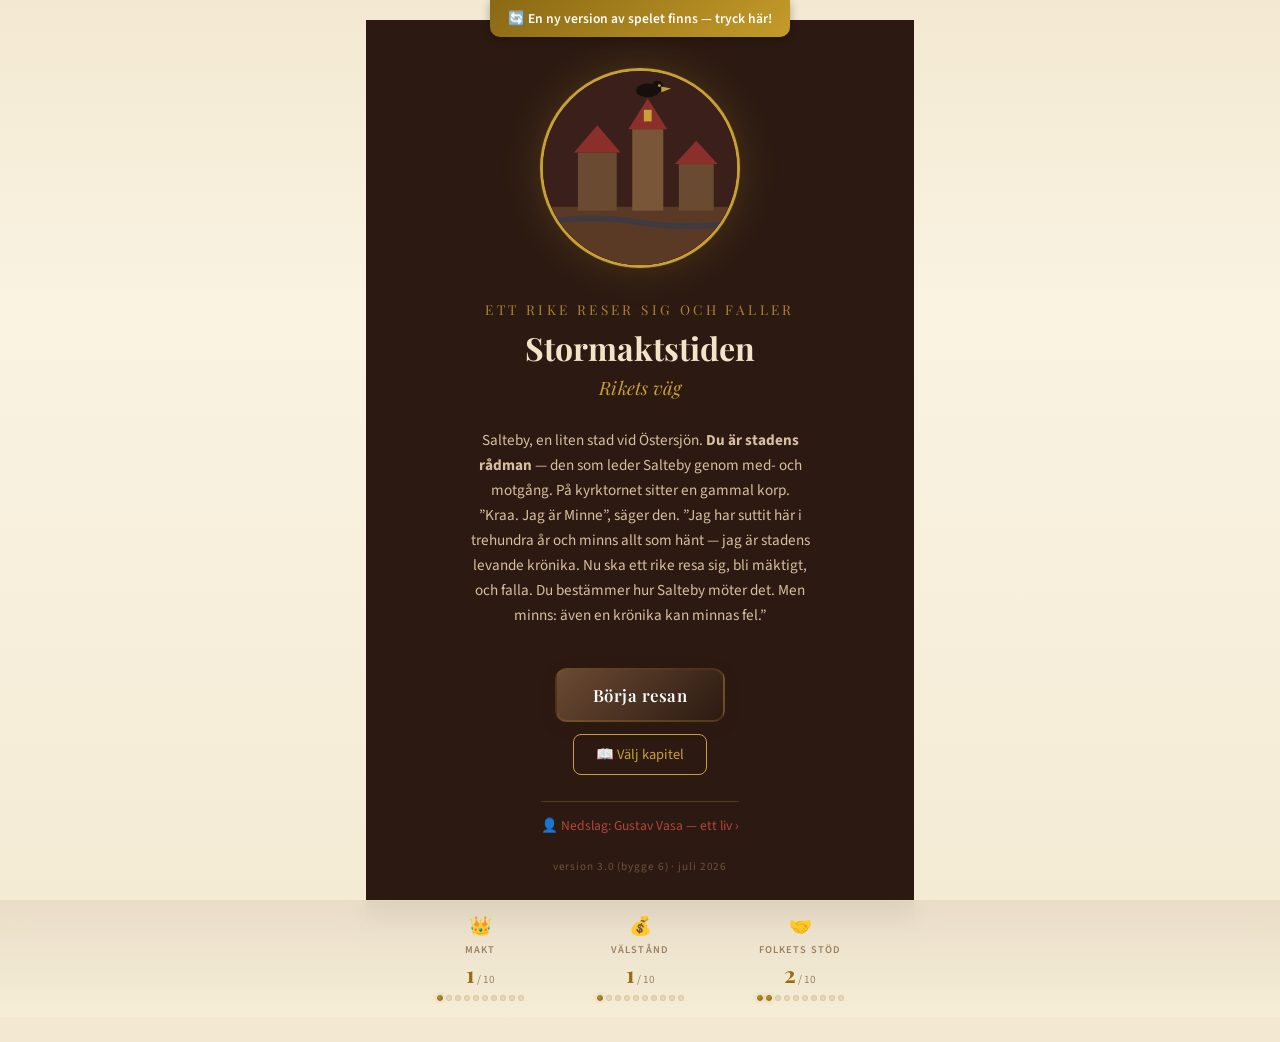
<file: stormaktstiden/index.html>
<!DOCTYPE html>
<html lang="sv">
<head>
<meta charset="UTF-8">
<meta name="viewport" content="width=device-width, initial-scale=1.0, maximum-scale=1.0, user-scalable=no">
<title>Stormaktstiden &mdash; Rikets v&auml;g</title>

<link rel="preconnect" href="https://fonts.googleapis.com">
<link rel="preconnect" href="https://fonts.gstatic.com" crossorigin>
<link href="https://fonts.googleapis.com/css2?family=Playfair+Display:ital,wght@0,400;0,600;0,700;1,400&family=Source+Sans+3:ital,wght@0,300;0,400;0,600;0,700;1,400&family=Caveat:wght@400;500;600;700&display=swap" rel="stylesheet">

<style>
/* ============================================
   CSS CUSTOM PROPERTIES
   ============================================ */
:root {
  --parchment: #f3e9d2;
  --parchment-light: #faf3e2;
  --parchment-dark: #e6d8ba;
  --gold: #9a6b12;
  --gold-light: #c8a038;
  --copper: #8b2f2a;
  --copper-light: #b0473f;
  --moss: #3a5a34;
  --moss-light: #567d4a;
  --navy: #3a1f1a;
  --navy-light: #5a2f28;
  --brown-dark: #2c1a12;
  --brown-medium: #6b4a32;
  --brown-light: #9a8060;
  --card-bg: rgba(255, 255, 255, 0.45);
  --card-border: rgba(90, 47, 40, 0.18);
  --shadow-soft: rgba(44, 26, 18, 0.08);
  --shadow-medium: rgba(44, 26, 18, 0.15);
  --font-headline: 'Playfair Display', Georgia, serif;
  --font-body: 'Source Sans 3', 'Segoe UI', sans-serif;
}

/* ============================================
   GLOBAL RESET & BASE
   ============================================ */
*, *::before, *::after { box-sizing: border-box; margin: 0; padding: 0; }
html { scroll-behavior: smooth; }
body {
  font-family: var(--font-body);
  background: linear-gradient(180deg, var(--parchment) 0%, var(--parchment-light) 30%, var(--parchment) 100%);
  min-height: 100vh;
  color: var(--brown-dark);
  -webkit-font-smoothing: antialiased;
  overflow-x: hidden;
}

/* ============================================
   PROGRESS BAR
   ============================================ */
.progress-bar {
  position: fixed;
  top: 0;
  left: 0;
  height: 4px;
  background: linear-gradient(to right, var(--moss), var(--gold), var(--copper));
  z-index: 100;
  transition: width 0.6s cubic-bezier(0.25, 1, 0.5, 1);
  box-shadow: 0 0 8px rgba(139, 105, 20, 0.3);
}

/* ============================================
   PAGE TURN OVERLAY
   ============================================ */
.page-turn-overlay {
  position: fixed; top: 0; left: 0; width: 100%; height: 100%;
  background: linear-gradient(135deg, var(--parchment-dark) 0%, var(--parchment) 50%, var(--parchment-light) 100%);
  z-index: 50; opacity: 0; pointer-events: none;
  transition: opacity 0.3s ease;
}
.page-turn-overlay.active { opacity: 1; pointer-events: all; }

/* ============================================
   GAME CONTAINER
   ============================================ */
.game-container {
  max-width: 580px;
  margin: 0 auto;
  padding: 20px 16px 120px;
  position: relative;
}

/* ============================================
   SCREENS
   ============================================ */
.screen {
  display: none; opacity: 0;
  transition: opacity 0.5s ease;
}
.screen.active { display: block; }
.screen.active.visible { opacity: 1; }

/* ============================================
   TITLE SCREEN
   ============================================ */
.title-screen { text-align: center; padding: 20px 0 40px; }
.title-icon { margin-bottom: 16px; }
.title-icon svg { max-width: 280px; height: auto; }
.title-ornament {
  width: 60px; height: 2px; margin: 12px auto;
  background: linear-gradient(to right, transparent, var(--gold), transparent);
}
.game-title {
  font-family: var(--font-headline); font-size: clamp(2.2rem, 8vw, 3.2rem);
  font-weight: 700; color: var(--brown-dark); letter-spacing: 0.04em; margin-bottom: 4px;
}
.game-subtitle {
  font-family: var(--font-headline); font-size: clamp(1rem, 3vw, 1.25rem);
  font-weight: 400; font-style: italic; color: var(--brown-medium); margin-bottom: 20px;
}
.chapter-label {
  font-family: var(--font-headline); font-size: 1.05rem; font-weight: 600;
  color: var(--gold); letter-spacing: 0.06em; margin-bottom: 6px;
}
.chapter-label-finale {
  font-family: var(--font-headline); font-size: 1.15rem; font-weight: 700;
  color: var(--gold); letter-spacing: 0.06em; margin-bottom: 6px;
}
.chapter-title-dramatic {
  font-family: var(--font-headline); font-size: clamp(1.3rem, 4vw, 1.7rem);
  font-weight: 700; color: var(--brown-dark); margin-bottom: 4px;
}
.chapter-year {
  font-family: var(--font-headline); font-size: 0.95rem; font-weight: 400;
  font-style: italic; color: var(--brown-light); margin-bottom: 16px;
}
.intro-text {
  font-size: 1rem; line-height: 1.75; color: var(--brown-medium);
  text-align: left; margin-bottom: 24px; padding: 0 4px;
}
.coop-badge {
  display: inline-flex; align-items: center; gap: 8px;
  background: rgba(45, 80, 22, 0.08); border: 1px solid rgba(45, 80, 22, 0.2);
  border-radius: 20px; padding: 6px 16px; font-size: 0.85rem;
  font-weight: 600; color: var(--moss);
  margin-bottom: 20px;
}

/* ============================================
   BUTTONS
   ============================================ */
.btn-primary {
  display: inline-block; font-family: var(--font-headline);
  font-size: 1.05rem; font-weight: 600; color: white;
  background: linear-gradient(135deg, var(--brown-medium) 0%, var(--brown-dark) 100%);
  border: 2px solid rgba(139, 105, 20, 0.3); border-radius: 12px;
  padding: 14px 36px; cursor: pointer; transition: all 0.3s ease;
  letter-spacing: 0.03em; box-shadow: 0 4px 16px var(--shadow-medium);
}
.btn-primary:hover { transform: translateY(-2px); box-shadow: 0 6px 24px var(--shadow-medium); border-color: var(--gold); }
.btn-primary:active { transform: translateY(0); }
.btn-somber {
  display: inline-block; font-family: var(--font-headline);
  font-size: 1rem; font-weight: 600; color: var(--parchment-light);
  background: linear-gradient(135deg, #3a2a1e 0%, #2c1810 100%);
  border: 1px solid rgba(139, 105, 20, 0.2); border-radius: 12px;
  padding: 14px 36px; cursor: pointer; transition: all 0.3s ease;
  letter-spacing: 0.04em; box-shadow: 0 4px 12px rgba(0, 0, 0, 0.15);
}
.btn-somber:hover { border-color: rgba(139, 105, 20, 0.4); transform: translateY(-2px); }
.btn-grand {
  display: inline-block; font-family: var(--font-headline);
  font-size: 1.1rem; font-weight: 700; color: white;
  background: linear-gradient(135deg, var(--gold) 0%, var(--copper) 50%, var(--gold) 100%);
  background-size: 200% 200%; border: 2px solid rgba(255, 255, 255, 0.2);
  border-radius: 14px; padding: 16px 40px; cursor: pointer;
  transition: all 0.3s ease; letter-spacing: 0.04em;
  box-shadow: 0 4px 20px rgba(139, 105, 20, 0.35);
  animation: shimmer 3s ease-in-out infinite;
}
@keyframes shimmer {
  0%, 100% { background-position: 0% 50%; }
  50% { background-position: 100% 50%; }
}
.btn-grand:hover { transform: translateY(-3px) scale(1.02); box-shadow: 0 8px 32px rgba(139, 105, 20, 0.45); }

/* ============================================
   NARRATIVE & FACT BOXES
   ============================================ */
.narrative-box { margin-bottom: 28px; }
.narrative-heading {
  font-family: var(--font-headline); font-size: clamp(1.3rem, 4vw, 1.6rem);
  font-weight: 600; color: var(--brown-dark); margin-bottom: 12px; line-height: 1.3;
}
.narrative-text { font-size: 1rem; line-height: 1.8; color: var(--brown-medium); }
.narrative-text p { margin-bottom: 14px; }
.narrative-text p:last-child { margin-bottom: 0; }

.fact-box {
  background: linear-gradient(135deg, rgba(26, 39, 68, 0.06) 0%, rgba(45, 63, 94, 0.06) 100%);
  border: 1px solid rgba(26, 39, 68, 0.15); border-radius: 12px;
  padding: 28px; margin-bottom: 32px; position: relative;
}
.fact-box::before {
  content: ''; position: absolute; top: 0; left: 0; right: 0; height: 3px;
  background: linear-gradient(to right, var(--navy), var(--navy-light), var(--navy));
  border-radius: 12px 12px 0 0;
}
.fact-icon { font-size: 1.8rem; margin-bottom: 10px; display: block; }
.fact-label { font-family: var(--font-headline); font-size: 1.1rem; font-weight: 600; color: var(--navy); margin-bottom: 10px; }
.fact-text { font-size: 0.95rem; color: var(--brown-medium); line-height: 1.75; }
.fact-text p { margin-bottom: 12px; }
.fact-text p:last-child { margin-bottom: 0; }
.fact-quote {
  font-family: var(--font-headline); font-size: 1.05rem; font-style: italic;
  color: var(--navy); text-align: center; padding: 16px 20px; margin: 16px 0;
  border-top: 1px solid rgba(26, 39, 68, 0.12); border-bottom: 1px solid rgba(26, 39, 68, 0.12);
  line-height: 1.6;
}

/* ============================================
   CHOICE CARDS
   ============================================ */
.choices-container { display: flex; flex-direction: column; gap: 16px; margin-bottom: 32px; }
.choice-card {
  background: var(--card-bg); border: 2px solid var(--card-border);
  border-radius: 12px; padding: 24px; cursor: pointer;
  transition: all 0.3s ease; position: relative; overflow: hidden;
}
.choice-card::after {
  content: ''; position: absolute; top: 0; left: 0; right: 0; bottom: 0;
  background: linear-gradient(135deg, rgba(139, 105, 20, 0.04) 0%, transparent 50%);
  opacity: 0; transition: opacity 0.3s ease; pointer-events: none;
}
.choice-card:hover { border-color: var(--gold); transform: translateY(-3px); box-shadow: 0 8px 28px var(--shadow-medium); }
.choice-card:hover::after { opacity: 1; }
.choice-card:active { transform: translateY(-1px); }
.choice-card.selected { border-color: var(--moss); background: rgba(45, 80, 22, 0.06); pointer-events: none; }
.choice-card.not-selected { opacity: 0.35; pointer-events: none; transform: scale(0.97); }
.choice-card.locked {
  opacity: 0.5; pointer-events: none; cursor: not-allowed;
  border-style: dashed; border-color: var(--brown-light);
  background: rgba(200, 190, 170, 0.25);
}
.choice-card.locked:hover { transform: none; box-shadow: none; border-color: var(--brown-light); }
.choice-card.locked .choice-card-number { background: linear-gradient(135deg, var(--brown-light), var(--brown-light)); }
.choice-req-label {
  display: flex; align-items: center; gap: 6px;
  margin-top: 10px; padding: 6px 12px;
  background: rgba(139, 105, 20, 0.08); border-radius: 8px;
  font-size: 0.82rem; font-weight: 600; color: var(--brown-light);
  font-family: var(--font-body);
}
.choice-card-number {
  display: inline-flex; align-items: center; justify-content: center;
  width: 30px; height: 30px;
  background: linear-gradient(135deg, var(--brown-medium), var(--brown-dark));
  color: white; font-family: var(--font-headline); font-size: 0.85rem;
  font-weight: 700; border-radius: 50%; margin-bottom: 12px;
}
.choice-card-title {
  font-family: var(--font-headline); font-size: 1.12rem; font-weight: 600;
  color: var(--brown-dark); margin-bottom: 8px; line-height: 1.3;
}
.choice-card-desc { font-size: 0.95rem; color: var(--brown-medium); line-height: 1.65; margin-bottom: 12px; }
.choice-card-quote {
  font-family: var(--font-headline); font-style: italic; font-size: 0.92rem;
  color: var(--brown-light); margin-bottom: 12px; padding-left: 14px;
  border-left: 2px solid var(--card-border);
}
.choice-card-effect { display: inline-flex; gap: 10px; flex-wrap: wrap; }
.effect-badge { font-size: 0.78rem; font-weight: 600; padding: 3px 10px; border-radius: 12px; letter-spacing: 0.02em; }
.effect-badge.positive { background: rgba(45, 80, 22, 0.12); color: var(--moss); }
.effect-badge.negative { background: rgba(180, 40, 40, 0.1); color: #8b2020; }
.effect-badge.neutral { background: rgba(139, 105, 20, 0.1); color: var(--gold); }
.effect-badge.special { background: rgba(139, 105, 20, 0.12); color: var(--gold); }

/* ============================================
   RESULT BOX
   ============================================ */
.result-box {
  background: linear-gradient(135deg, rgba(45, 80, 22, 0.06) 0%, rgba(139, 105, 20, 0.06) 100%);
  border: 1px solid rgba(45, 80, 22, 0.2); border-left: 4px solid var(--moss);
  border-radius: 0 12px 12px 0; padding: 20px 24px; margin-top: 20px;
  margin-bottom: 28px; display: none;
}
.result-box.visible { display: block; animation: slideIn 0.5s ease; }
@keyframes slideIn { from { opacity: 0; transform: translateX(-10px); } to { opacity: 1; transform: translateX(0); } }
.result-label {
  font-family: var(--font-headline); font-size: 0.85rem; font-weight: 600;
  color: var(--moss); text-transform: uppercase; letter-spacing: 0.1em; margin-bottom: 6px;
}
.result-text { font-size: 0.95rem; color: var(--brown-medium); line-height: 1.7; }

/* ============================================
   RESOURCE BAR
   ============================================ */
.resource-bar {
  position: fixed; bottom: 0; left: 0; right: 0;
  background: linear-gradient(180deg, rgba(232, 220, 200, 0.95), rgba(245, 237, 214, 0.98));
  backdrop-filter: blur(12px); -webkit-backdrop-filter: blur(12px);
  border-top: 1px solid rgba(139, 105, 20, 0.12); padding: 12px 16px 16px;
  z-index: 40; transform: translateY(100%); transition: transform 0.4s ease;
}
.resource-bar-inner { display: flex; justify-content: center; gap: 20px; max-width: 460px; margin: 0 auto; }
[id$="-minigame-v2-continue"] { margin-bottom: 110px; }
#ch6-newspaperContinue { margin-bottom: 110px; }
.resource-item { display: flex; flex-direction: column; align-items: center; gap: 2px; flex: 1; min-width: 60px; }
.resource-icon { font-size: 1.15rem; margin-bottom: 1px; }
.resource-label {
  font-size: 0.65rem; font-weight: 600; text-transform: uppercase;
  letter-spacing: 0.1em; color: var(--brown-light);
}
.resource-value-container { display: flex; align-items: baseline; gap: 2px; }
.resource-value {
  font-family: var(--font-headline); font-size: 1.4rem; font-weight: 700;
  color: var(--gold); transition: all 0.3s ease;
}
.resource-max { font-size: 0.7rem; color: var(--brown-light); }
.resource-bar-dots { display: flex; gap: 3px; margin-top: 4px; }
.resource-dot {
  width: 6px; height: 6px; border-radius: 50%;
  background: var(--parchment-dark); border: 1px solid rgba(139, 105, 20, 0.15);
  transition: all 0.3s ease;
}
.resource-dot.filled {
  background: linear-gradient(135deg, var(--gold-light), var(--gold));
  border-color: var(--gold); box-shadow: 0 0 4px rgba(139, 105, 20, 0.3);
}
.resource-change-indicator {
  position: fixed; font-family: var(--font-headline); font-size: 1.1rem;
  font-weight: 700; pointer-events: none; z-index: 60;
  animation: floatUp 1.2s ease-out forwards;
}
.resource-change-indicator.positive { color: var(--moss); }
.resource-change-indicator.negative { color: #8b2020; }
@keyframes floatUp { 0% { opacity: 1; transform: translateY(0); } 100% { opacity: 0; transform: translateY(-40px); } }
.resource-value.bump-up { animation: bumpUp 0.5s ease; }
.resource-value.bump-down { animation: bumpDown 0.5s ease; }
@keyframes bumpUp { 0% { transform: scale(1); } 40% { transform: scale(1.3); color: var(--moss); } 100% { transform: scale(1); } }
@keyframes bumpDown { 0% { transform: scale(1); } 40% { transform: scale(0.8); color: #8b2020; } 100% { transform: scale(1); } }

/* ============================================
   HOW TO PLAY
   ============================================ */
.how-to-play-grid { display: flex; flex-direction: column; gap: 16px; margin: 24px 0; }
.htp-item {
  display: flex; align-items: flex-start; gap: 16px;
  background: var(--card-bg); border: 1px solid var(--card-border);
  border-radius: 12px; padding: 16px 20px;
}
.htp-icon { font-size: 1.4rem; flex-shrink: 0; margin-top: 2px; }
.htp-text { flex: 1; }
.htp-title { font-family: var(--font-headline); font-size: 0.95rem; font-weight: 600; color: var(--brown-dark); margin-bottom: 4px; }
.htp-desc { font-size: 0.88rem; color: var(--brown-medium); line-height: 1.55; }

/* ============================================
   DISCUSSION & LESSON BOXES
   ============================================ */
.discussion-box {
  background: linear-gradient(135deg, rgba(184, 115, 51, 0.08) 0%, rgba(139, 105, 20, 0.08) 100%);
  border: 2px dashed var(--copper-light); border-radius: 12px;
  padding: 28px; margin: 28px 0; text-align: center;
}
.discussion-icon { font-size: 1.6rem; margin-bottom: 8px; display: block; }
.discussion-label { font-family: var(--font-headline); font-size: 1rem; font-weight: 600; color: var(--copper); margin-bottom: 10px; }
.discussion-text { font-size: 0.98rem; color: var(--brown-medium); line-height: 1.7; font-style: italic; }
.lesson-box {
  background: var(--card-bg); border: 1px solid var(--card-border);
  border-radius: 12px; padding: 24px 28px; margin: 24px 0; text-align: center;
}
.lesson-label {
  font-family: var(--font-headline); font-size: 0.8rem; font-weight: 600;
  text-transform: uppercase; letter-spacing: 0.12em; color: var(--gold); margin-bottom: 8px;
}
.lesson-text { font-size: 1rem; color: var(--brown-medium); line-height: 1.6; }

/* ============================================
   DIVIDER & SCENE ILLUSTRATION
   ============================================ */
.divider {
  width: 80px; height: 2px;
  background: linear-gradient(to right, transparent, var(--gold), transparent);
  margin: 20px auto;
}
.divider-wide {
  width: 160px; height: 2px;
  background: linear-gradient(to right, transparent, var(--gold), var(--copper), var(--gold), transparent);
  margin: 28px auto;
}
.scene-illustration { text-align: center; margin: 16px 0 24px; }
.scene-illustration svg { max-width: 100%; height: auto; }

/* ============================================
   FINAL SUMMARY (per-chapter conclusion)
   ============================================ */
.final-resources { display: flex; justify-content: center; gap: 24px; flex-wrap: wrap; margin: 24px 0; }
.final-resource-item {
  display: flex; flex-direction: column; align-items: center; gap: 4px;
  background: var(--card-bg); border: 1px solid var(--card-border);
  border-radius: 12px; padding: 16px 24px; min-width: 110px;
}
.final-resource-icon { font-size: 1.8rem; }
.final-resource-label { font-size: 0.75rem; font-weight: 600; text-transform: uppercase; letter-spacing: 0.1em; color: var(--brown-light); }
.final-resource-value { font-family: var(--font-headline); font-size: 2rem; font-weight: 700; color: var(--gold); }

/* ============================================
   CELEBRATION / CONFETTI
   ============================================ */
.celebration-text {
  font-family: var(--font-headline); font-size: clamp(1.4rem, 4vw, 1.8rem);
  font-weight: 700; color: var(--gold); text-align: center; margin: 20px 0;
}
.teaser-text {
  text-align: center; font-size: 0.95rem; color: var(--brown-light);
  font-style: italic; margin-top: 20px; padding-bottom: 20px;
}
.confetti-container {
  position: fixed; top: 0; left: 0; width: 100%; height: 100%;
  pointer-events: none; z-index: 1000; overflow: hidden;
}
.confetti-piece {
  position: absolute; width: 10px; height: 10px; top: -10px;
  animation: confettiFall linear forwards;
}
@keyframes confettiFall {
  0% { transform: translateY(0) rotate(0deg); opacity: 1; }
  80% { opacity: 1; }
  100% { transform: translateY(100vh) rotate(720deg); opacity: 0; }
}

/* ============================================
   CH2: CHEMISTRY MINI-GAME
   ============================================ */
.chemistry-lab { text-align: center; margin: 20px 0; }
.beaker-container { position: relative; display: inline-block; margin: 20px 0; }
.beaker-svg { width: 120px; height: 160px; }
.ingredients-shelf { display: flex; justify-content: center; gap: 12px; flex-wrap: wrap; margin: 16px 0; }
.ingredient-bottle {
  display: flex; flex-direction: column; align-items: center; gap: 4px;
  padding: 12px 16px; background: var(--card-bg); border: 2px solid var(--card-border);
  border-radius: 10px; cursor: pointer; transition: all 0.2s ease;
  min-width: 70px; user-select: none; -webkit-user-select: none;
}
.ingredient-bottle:hover { border-color: var(--gold); transform: translateY(-2px); }
.ingredient-bottle.used { opacity: 0.3; pointer-events: none; }
.ingredient-bottle.correct { border-color: var(--moss); background: rgba(45, 80, 22, 0.08); }
.ingredient-bottle.wrong { border-color: #c44; background: rgba(200, 60, 60, 0.08); animation: shake 0.4s ease; }
@keyframes shake { 0%,100% { transform: translateX(0); } 25% { transform: translateX(-5px); } 75% { transform: translateX(5px); } }
.ingredient-icon { font-size: 1.5rem; }
.ingredient-label { font-size: 0.7rem; font-weight: 600; color: var(--brown-medium); text-transform: uppercase; }
.chem-feedback { text-align: center; font-size: 0.9rem; color: var(--brown-medium); margin: 12px 0; min-height: 24px; font-style: italic; }
.chem-progress { display: flex; justify-content: center; gap: 8px; margin: 12px 0; }
.chem-step {
  width: 28px; height: 28px; border-radius: 50%;
  background: var(--parchment-dark); border: 2px solid var(--card-border);
  display: flex; align-items: center; justify-content: center;
  font-size: 0.75rem; font-weight: 700; color: var(--brown-light);
  transition: all 0.3s ease;
}
.chem-step.completed { background: var(--moss); border-color: var(--moss); color: white; }
.chem-step.current { border-color: var(--gold); box-shadow: 0 0 0 3px rgba(139, 105, 20, 0.2); }

/* ============================================
   CH3: STABILIZATION MINI-GAME & EXPLOSION
   ============================================ */
.stabilize-gauge { position: relative; width: 100%; max-width: 400px; margin: 20px auto; height: 50px; }
.gauge-bar {
  width: 100%; height: 30px; background: var(--parchment-dark);
  border: 2px solid var(--card-border); border-radius: 15px;
  overflow: hidden; position: relative;
}
.gauge-zone-safe {
  position: absolute; top: 0; height: 100%;
  background: rgba(45, 80, 22, 0.2); border-left: 2px solid var(--moss); border-right: 2px solid var(--moss);
}
.gauge-needle {
  position: absolute; top: -5px; width: 4px; height: 40px;
  background: var(--copper); border-radius: 2px;
  transition: none;
}
.gauge-needle.stopped { transition: left 0.3s ease; }
.stabilize-btn {
  display: block; margin: 16px auto 0; font-family: var(--font-headline);
  font-size: 1.1rem; font-weight: 700; color: white;
  background: linear-gradient(135deg, #c44, #a33); border: none;
  border-radius: 12px; padding: 14px 40px; cursor: pointer;
  transition: all 0.2s ease;
}
.stabilize-btn:hover { transform: scale(1.05); }
.stabilize-btn:active { transform: scale(0.98); }

/* Explosion effects */
@keyframes screenShake {
  0%, 100% { transform: translate(0); }
  10% { transform: translate(-8px, 4px); }
  20% { transform: translate(8px, -4px); }
  30% { transform: translate(-6px, 2px); }
  40% { transform: translate(6px, -2px); }
  50% { transform: translate(-4px, 3px); }
  60% { transform: translate(4px, -1px); }
  70% { transform: translate(-2px, 1px); }
  80% { transform: translate(2px, -1px); }
}
.screen-shake { animation: screenShake 0.6s ease; }
.explosion-flash {
  position: fixed; top: 0; left: 0; width: 100%; height: 100%;
  z-index: 999; pointer-events: none;
  animation: flashEffect 0.8s ease-out forwards;
}
@keyframes flashEffect {
  0% { background: rgba(255, 200, 50, 0.9); }
  30% { background: rgba(255, 100, 20, 0.5); }
  100% { background: transparent; }
}

/* ============================================
   CH4: DYNAMITE MIXING MINI-GAME
   ============================================ */
.mixing-container { text-align: center; margin: 20px 0; }
.mixing-sliders { display: flex; flex-direction: column; gap: 16px; margin: 20px 0; max-width: 380px; margin-left: auto; margin-right: auto; }
.slider-group { display: flex; align-items: center; gap: 12px; }
.slider-label {
  font-family: var(--font-headline); font-size: 0.85rem; font-weight: 600;
  color: var(--brown-medium); min-width: 100px; text-align: right;
}
.slider-input { flex: 1; -webkit-appearance: none; height: 8px; border-radius: 4px; background: var(--parchment-dark); outline: none; }
.slider-input::-webkit-slider-thumb {
  -webkit-appearance: none; width: 20px; height: 20px; border-radius: 50%;
  background: linear-gradient(135deg, var(--gold-light), var(--gold));
  cursor: pointer; box-shadow: 0 2px 6px var(--shadow-medium);
}
.slider-value { font-family: var(--font-headline); font-size: 1rem; font-weight: 700; color: var(--gold); min-width: 40px; }
.mixing-total {
  text-align: center; font-family: var(--font-headline); font-size: 1.1rem;
  color: var(--brown-medium); margin: 16px 0;
}
.mixing-result-bar {
  width: 100%; max-width: 380px; height: 20px; background: var(--parchment-dark);
  border: 2px solid var(--card-border); border-radius: 10px;
  margin: 12px auto; overflow: hidden; position: relative;
}
.mixing-result-fill { height: 100%; border-radius: 8px; transition: width 0.5s ease, background 0.5s ease; }

/* ============================================
   CH5: FACTORY LOGISTICS MINI-GAME
   ============================================ */
.minigame-wrapper { position: relative; margin-bottom: 28px; }
.minigame-header { text-align: center; margin-bottom: 16px; }
.minigame-title { font-family: var(--font-headline); font-size: 1.3rem; font-weight: 700; color: var(--brown-dark); margin-bottom: 4px; }
.minigame-subtitle { font-size: 0.9rem; color: var(--brown-medium); }
.minigame-timer-bar { width: 100%; height: 8px; background: var(--parchment-dark); border-radius: 4px; margin-bottom: 12px; overflow: hidden; }
.minigame-timer-fill { height: 100%; background: linear-gradient(to right, var(--moss), var(--gold)); border-radius: 4px; transition: width 0.3s linear; width: 100%; }
.minigame-timer-fill.warning { background: linear-gradient(to right, #c44, #e85a5a); }
.minigame-score { text-align: center; font-family: var(--font-headline); font-size: 1rem; color: var(--gold); margin-bottom: 12px; }
.minigame-round-label { text-align: center; font-size: 0.85rem; color: var(--brown-light); margin-bottom: 16px; font-weight: 500; }
.europe-map-container { position: relative; width: 100%; max-width: 500px; margin: 0 auto; aspect-ratio: 5 / 3.5; background: var(--card-bg); border: 2px solid var(--card-border); border-radius: 12px; overflow: hidden; }
.europe-map-container svg { width: 100%; height: 100%; }
.factory-dot { cursor: pointer; transition: transform 0.2s ease, filter 0.2s ease; }
.factory-dot:hover { transform: scale(1.15); filter: brightness(1.2); }
.factory-dot.correct { animation: factoryCorrect 0.6s ease; }
.factory-dot.wrong { animation: factoryWrong 0.5s ease; }
@keyframes factoryCorrect { 0% { transform: scale(1); } 50% { transform: scale(1.4); } 100% { transform: scale(1); } }
@keyframes factoryWrong { 0%, 100% { transform: translateX(0); } 20% { transform: translateX(-5px); } 40% { transform: translateX(5px); } 60% { transform: translateX(-3px); } 80% { transform: translateX(3px); } }
.shipment-tray { display: flex; justify-content: center; gap: 16px; margin-top: 16px; min-height: 70px; align-items: center; flex-wrap: wrap; }
.shipment-crate {
  display: flex; flex-direction: column; align-items: center; gap: 4px;
  padding: 10px 14px; background: var(--card-bg); border: 2px solid var(--card-border);
  border-radius: 10px; cursor: pointer; transition: all 0.2s ease;
  min-width: 72px; user-select: none; -webkit-user-select: none;
}
.shipment-crate:hover { border-color: var(--gold); transform: translateY(-2px); box-shadow: 0 4px 12px var(--shadow-soft); }
.shipment-crate.selected-crate { border-color: var(--copper); background: rgba(184, 115, 51, 0.1); box-shadow: 0 0 0 3px rgba(184, 115, 51, 0.2); transform: translateY(-3px); }
.shipment-crate.delivered { opacity: 0.3; pointer-events: none; transform: scale(0.9); }
.shipment-crate-icon { font-size: 1.6rem; }
.shipment-crate-label { font-size: 0.7rem; font-weight: 600; color: var(--brown-medium); text-transform: uppercase; letter-spacing: 0.05em; }
.factory-need-icon { font-size: 1rem; pointer-events: none; }
.factory-label-text { font-family: var(--font-body); font-size: 8px; fill: var(--brown-medium); pointer-events: none; font-weight: 600; }

/* CH5 Simplified Mini-game */
.ch5-order-card {
  background: var(--card-bg); border: 2px solid var(--card-border); border-radius: 12px;
  padding: 20px; text-align: center; margin-bottom: 20px;
  box-shadow: 0 2px 8px var(--shadow-soft);
}
.ch5-order-icon { font-size: 2rem; margin-bottom: 8px; }
.ch5-order-text { font-family: var(--font-headline); font-size: 1.1rem; color: var(--brown-dark); line-height: 1.4; }
.ch5-city-grid {
  display: grid; grid-template-columns: 1fr 1fr; gap: 12px; margin-bottom: 16px;
}
.ch5-city-grid button:last-child { grid-column: 1 / -1; max-width: 200px; justify-self: center; }
.ch5-city-btn {
  font-family: var(--font-headline); font-size: 1rem; font-weight: 600;
  color: var(--brown-dark); background: var(--card-bg);
  border: 2px solid var(--card-border); border-radius: 12px;
  padding: 14px 12px; cursor: pointer; transition: all 0.2s ease;
  line-height: 1.3;
}
.ch5-city-btn small { font-family: var(--font-body); font-size: 0.75rem; font-weight: 400; color: var(--brown-light); }
.ch5-city-btn:hover { border-color: var(--gold); transform: translateY(-2px); box-shadow: 0 4px 12px var(--shadow-soft); }
.ch5-city-btn.ch5-correct { border-color: var(--moss); background: rgba(45, 80, 22, 0.1); }
.ch5-city-btn.ch5-wrong { border-color: #c44; background: rgba(204, 68, 68, 0.08); }
.ch5-feedback {
  text-align: center; font-size: 0.95rem; color: var(--brown-medium);
  min-height: 24px; margin-bottom: 12px; font-style: italic;
}
.minigame-instructions { text-align: center; font-size: 0.88rem; color: var(--brown-light); margin-top: 12px; font-style: italic; line-height: 1.5; }
.minigame-result { text-align: center; padding: 24px; display: none; }
.minigame-result.visible { display: block; animation: slideIn 0.5s ease; }
.minigame-result-score { font-family: var(--font-headline); font-size: 2.5rem; font-weight: 700; color: var(--gold); margin-bottom: 8px; }
.minigame-result-text { font-size: 1rem; color: var(--brown-medium); line-height: 1.6; margin-bottom: 16px; }
.smoke-particle {
  position: absolute; width: 8px; height: 8px; border-radius: 50%;
  background: rgba(90, 58, 40, 0.15); pointer-events: none;
  animation: smokeRise 1.5s ease-out forwards;
}
@keyframes smokeRise { 0% { transform: translateY(0) scale(0.5); opacity: 0.4; } 100% { transform: translateY(-30px) scale(2); opacity: 0; } }

/* ============================================
   CH6: NEWSPAPER
   ============================================ */
.newspaper-wrapper { margin: 0 -4px; }
.newspaper {
  background: #f0e8d4; border: 1px solid #c8bfad; border-radius: 3px;
  padding: 28px 24px 24px; font-family: Georgia, 'Times New Roman', serif;
  position: relative; box-shadow: 2px 3px 12px rgba(0,0,0,0.08);
}
.newspaper::before {
  content: ''; position: absolute; top: 0; left: 0; right: 0; bottom: 0;
  background: repeating-linear-gradient(0deg, transparent, transparent 28px, rgba(0,0,0,0.015) 28px, rgba(0,0,0,0.015) 29px);
  pointer-events: none;
}
.newspaper-masthead { text-align: center; margin-bottom: 12px; }
.newspaper-name { font-size: 0.85rem; font-weight: 700; letter-spacing: 0.25em; text-transform: uppercase; color: #2c1810; }
.newspaper-date { font-size: 0.65rem; color: #8b7a62; font-style: italic; margin-top: 2px; }
.newspaper-rule { border: none; border-top: 2px solid #2c1810; margin: 8px 0; opacity: 0.3; }
.newspaper-headline {
  font-family: 'Playfair Display', Georgia, serif; font-size: clamp(1.4rem, 5vw, 1.9rem);
  font-weight: 700; text-align: center; color: #1a0e08; line-height: 1.2;
  letter-spacing: 0.03em; margin: 16px 0 8px; opacity: 0;
  transition: opacity 0.8s ease;
}
.newspaper-headline.visible { opacity: 1; }
.newspaper-headline.tremble { animation: tremble 0.4s ease; }
@keyframes tremble { 0%, 100% { transform: rotate(0); } 25% { transform: rotate(-0.5deg); } 75% { transform: rotate(0.5deg); } }
@keyframes heartbeat { 0%, 100% { transform: scale(1); } 14% { transform: scale(1.02); } 28% { transform: scale(1); } 42% { transform: scale(1.015); } 56% { transform: scale(1); } }
.newspaper-headline.pulse { animation: heartbeat 1.8s ease-in-out; }
.newspaper-translation {
  text-align: center; font-style: italic; font-size: 0.95rem;
  color: #5a3a28; margin: 6px 0 12px; opacity: 0;
  transition: opacity 1s ease;
}
.newspaper-translation.visible { opacity: 1; }
.newspaper-body {
  text-align: center; font-size: 0.92rem; color: #3a2a1e;
  line-height: 1.6; margin: 12px 0; font-style: italic;
  opacity: 0; transition: opacity 0.8s ease;
}
.newspaper-body.visible { opacity: 1; }
.newspaper-columns {
  display: flex; gap: 12px; margin-top: 16px; opacity: 0;
  transition: opacity 0.8s ease;
}
.newspaper-columns.visible { opacity: 1; }
.newspaper-col { flex: 1; font-size: 0.6rem; color: #8b7a62; line-height: 1.6; text-align: justify; column-count: 1; }

/* ============================================
   CH6: RADIO (1933)
   ============================================ */
.radio-wrapper { display:flex; flex-direction:column; align-items:center; margin: 8px 0; }
.radio-set {
  width: 300px; max-width: 92%; background: linear-gradient(160deg,#4a2f1c,#3a2417);
  border-radius: 18px 18px 12px 12px; padding: 22px 22px 18px;
  box-shadow: 0 10px 30px rgba(0,0,0,0.4), inset 0 2px 6px rgba(255,220,150,0.12);
  position: relative; border: 2px solid #5a3a22;
}
.radio-brand { text-align:center; font-family: var(--font-headline); font-size:0.7rem;
  letter-spacing:0.3em; color:#c9a86a; opacity:0.8; margin-bottom:10px; text-transform:uppercase; }
.radio-grille {
  height: 74px; border-radius: 10px; background:
    repeating-linear-gradient(90deg,#241610,#241610 4px,#3a2417 4px,#3a2417 8px);
  box-shadow: inset 0 2px 8px rgba(0,0,0,0.6); margin-bottom: 14px; position:relative; overflow:hidden;
}
.radio-eye {
  position:absolute; top:50%; left:50%; transform:translate(-50%,-50%);
  width:34px; height:34px; border-radius:50%; background:#0a1a0a;
  box-shadow: 0 0 2px #000;
}
.radio-eye::after {
  content:''; position:absolute; inset:5px; border-radius:50%;
  background: radial-gradient(circle, rgba(120,255,120,0.9) 0%, rgba(40,160,40,0.5) 60%, transparent 75%);
  transform: scale(var(--eye,0.35)); transition: transform 0.5s ease;
}
.radio-dial {
  background:#1c130c; border-radius:6px; padding:6px 10px; margin-bottom:14px;
  display:flex; align-items:center; justify-content:space-between;
  font-family: 'Courier New', monospace; font-size:0.62rem; color:#c9a86a;
  border:1px solid #5a3a22; letter-spacing:0.08em;
}
.radio-needle { color:#ff8a5a; font-weight:700; transition: all 0.4s ease; }
.radio-screen {
  min-height: 92px; width:300px; max-width:92%; margin: 4px 0 2px;
  background:#0d1626; border-radius:8px; padding:14px 16px;
  border:1px solid #24365e; color:#dbe8ff; font-family: Georgia, serif;
  text-align:center; line-height:1.5; position:relative;
}
.radio-static {
  font-family:'Courier New', monospace; color:#3a4a6b; letter-spacing:1px;
  font-size:0.8rem; word-break:break-all; opacity:0.7; transition: opacity 0.4s ease;
}
.radio-line { opacity:0; transition: opacity 0.7s ease; margin: 2px 0; }
.radio-line.visible { opacity:1; }
.radio-line .de { color:#f5f8ff; font-weight:600; }
.radio-line .sv { color:#9fb4d8; font-style:italic; font-size:0.9em; }
.radio-knob {
  margin-top:16px; width:64px; height:64px; border-radius:50%;
  background: radial-gradient(circle at 35% 30%, #6a4a2c, #2a1a10);
  border:3px solid #5a3a22; box-shadow: 0 4px 10px rgba(0,0,0,0.4);
  cursor:pointer; position:relative; touch-action:manipulation;
  display:flex; align-items:center; justify-content:center;
}
.radio-knob::after { content:''; position:absolute; top:8px; width:4px; height:20px;
  background:#c9a86a; border-radius:2px; transform-origin:50% 24px;
  transform: rotate(var(--knob,0deg)); transition: transform 0.4s ease; }
.radio-knob-label { text-align:center; font-size:0.78rem; color:var(--brown-light);
  font-style:italic; margin-top:8px; }
.screen-shake { animation: screenShake 0.5s ease; }

/* Reveal box */
.reveal-box {
  background: linear-gradient(135deg, rgba(44, 24, 16, 0.04) 0%, rgba(26, 39, 68, 0.04) 100%);
  border: 1px solid rgba(44, 24, 16, 0.12); border-left: 4px solid var(--brown-medium);
  border-radius: 0 12px 12px 0; padding: 24px; margin-top: 24px;
  opacity: 0; transform: translateY(10px);
  transition: opacity 0.8s ease, transform 0.8s ease;
}
.reveal-box.visible { opacity: 1; transform: translateY(0); }
.reveal-text { font-size: 1.02rem; line-height: 1.75; color: var(--brown-dark); font-style: italic; }

/* Golden sparkles (ch6 subdued celebration) */
.sparkle-piece {
  position: absolute; top: -10px; border-radius: 50%;
  animation: sparkleFall linear forwards; pointer-events: none;
}
@keyframes sparkleFall {
  0% { transform: translateY(0) scale(0); opacity: 0; }
  15% { transform: translateY(8vh) scale(1); opacity: 0.9; }
  50% { opacity: 0.7; }
  100% { transform: translateY(100vh) scale(0.3); opacity: 0; }
}
@keyframes sparkleGlow {
  0%, 100% { box-shadow: 0 0 4px rgba(196, 155, 42, 0.4); }
  50% { box-shadow: 0 0 12px rgba(196, 155, 42, 0.8); }
}

/* Reflection moment */
.reflection-moment { text-align: center; padding: 40px 20px; opacity: 0; transition: opacity 1.2s ease; }
.reflection-moment.visible { opacity: 1; }
.reflection-dots {
  font-family: var(--font-headline); font-size: 1.5rem; color: var(--brown-light);
  letter-spacing: 0.3em; margin-bottom: 24px; opacity: 0;
  animation: dotsAppear 2s ease forwards;
}
@keyframes dotsAppear { 0% { opacity: 0; } 50% { opacity: 0.3; } 100% { opacity: 0.6; } }
.reflection-text {
  font-family: var(--font-headline); font-size: 1.05rem; font-style: italic;
  color: var(--brown-medium); line-height: 1.7; max-width: 460px; margin: 0 auto;
}

/* ============================================
   CH7: MEDAL SELECTION GRID
   ============================================ */
.medal-grid { display: grid; grid-template-columns: repeat(3, 1fr); gap: 16px; margin: 24px 0; max-width: 480px; margin-left: auto; margin-right: auto; }
@media (max-width: 420px) { .medal-grid { grid-template-columns: repeat(2, 1fr); gap: 12px; } }
.medal-card {
  display: flex; flex-direction: column; align-items: center; justify-content: center;
  aspect-ratio: 1;
  background: radial-gradient(ellipse at 30% 30%, #e8d080, #c49b2a 40%, #8b6914 80%, #6b5010);
  border: 3px solid #a08030; border-radius: 50%; cursor: pointer;
  transition: all 0.3s ease;
  box-shadow: 0 3px 12px rgba(107, 80, 16, 0.25), inset 0 1px 3px rgba(255, 255, 255, 0.3);
  position: relative; padding: 12px 8px;
  user-select: none; -webkit-user-select: none; -webkit-tap-highlight-color: transparent;
}
.medal-card::before {
  content: ''; position: absolute; top: 6px; left: 6px; right: 6px; bottom: 6px;
  border: 1.5px solid rgba(255, 255, 255, 0.15); border-radius: 50%; pointer-events: none;
}
.medal-card:hover { transform: scale(1.06); box-shadow: 0 6px 24px rgba(107, 80, 16, 0.4), inset 0 1px 3px rgba(255, 255, 255, 0.3); }
.medal-card:active { transform: scale(0.98); }
.medal-card.medal-selected {
  border-color: #fff;
  box-shadow: 0 0 0 3px var(--moss), 0 6px 24px rgba(45, 80, 22, 0.35), inset 0 1px 3px rgba(255, 255, 255, 0.3);
  background: radial-gradient(ellipse at 30% 30%, #f0e090, #d4ab3a 40%, #9b7924 80%, #7b6020);
}
.medal-card.medal-selected::after {
  content: '\2713'; position: absolute; top: 6px; right: 8px;
  font-size: 0.85rem; font-weight: 700; color: var(--moss);
  background: rgba(255, 255, 255, 0.9); width: 20px; height: 20px;
  border-radius: 50%; display: flex; align-items: center; justify-content: center; line-height: 1;
}
.medal-card.medal-locked { opacity: 0.4; pointer-events: none; transform: scale(0.95); }
.medal-emoji { font-size: 1.8rem; line-height: 1; margin-bottom: 4px; filter: drop-shadow(0 1px 2px rgba(0,0,0,0.2)); }
.medal-name {
  font-family: var(--font-headline); font-size: 0.7rem; font-weight: 600;
  color: #fff; text-align: center; text-shadow: 0 1px 2px rgba(0, 0, 0, 0.4);
  letter-spacing: 0.02em; line-height: 1.2;
}
.medal-counter { text-align: center; font-family: var(--font-headline); font-size: 1.05rem; color: var(--brown-medium); margin: 16px 0; }
.medal-counter strong { color: var(--gold); font-size: 1.2rem; }
.medal-confirm-area { text-align: center; margin: 20px 0; }

/* ============================================
   CH7: TIMELINE (FINALE MONTAGE)
   ============================================ */
.timeline { position: relative; padding: 20px 0; margin: 24px 0; }
.timeline::before {
  content: ''; position: absolute; left: 20px; top: 0; bottom: 0; width: 2px;
  background: linear-gradient(to bottom, var(--gold), var(--copper), var(--gold));
}
.timeline-item {
  position: relative; padding-left: 50px; margin-bottom: 24px;
  opacity: 0; transform: translateX(-10px);
  transition: opacity 0.5s ease, transform 0.5s ease;
}
.timeline-item.visible { opacity: 1; transform: translateX(0); }
.timeline-dot {
  position: absolute; left: 13px; top: 4px; width: 16px; height: 16px;
  border-radius: 50%;
  background: linear-gradient(135deg, var(--gold), var(--copper));
  border: 2px solid var(--parchment); box-shadow: 0 0 0 2px var(--gold);
}
.timeline-year { font-family: var(--font-headline); font-size: 0.85rem; font-weight: 700; color: var(--gold); margin-bottom: 2px; }
.timeline-text { font-size: 0.9rem; color: var(--brown-medium); line-height: 1.55; }

/* ============================================
   CH7: FINALE SCORE
   ============================================ */
.finale-score-container {
  text-align: center; padding: 30px 20px; margin: 24px 0;
  background: linear-gradient(135deg, rgba(139, 105, 20, 0.06), rgba(184, 115, 51, 0.06));
  border: 1px solid rgba(139, 105, 20, 0.15); border-radius: 16px;
  position: relative; overflow: hidden;
}
.finale-score-container::before {
  content: ''; position: absolute; top: 0; left: 0; right: 0; height: 4px;
  background: linear-gradient(to right, var(--gold), var(--copper), var(--gold), var(--copper), var(--gold));
  border-radius: 16px 16px 0 0;
}
.finale-resources { display: flex; justify-content: center; gap: 14px; flex-wrap: wrap; margin: 20px 0 28px; }
.finale-resource-item {
  display: flex; flex-direction: column; align-items: center; gap: 4px;
  background: var(--card-bg); border: 1px solid var(--card-border);
  border-radius: 12px; padding: 14px 16px; min-width: 90px;
  transition: transform 0.3s ease, box-shadow 0.3s ease;
}
.finale-resource-item.revealed { transform: scale(1.05); box-shadow: 0 4px 16px var(--shadow-medium); }
.finale-resource-icon { font-size: 1.5rem; }
.finale-resource-label { font-size: 0.65rem; font-weight: 600; text-transform: uppercase; letter-spacing: 0.1em; color: var(--brown-light); }
.finale-resource-value { font-family: var(--font-headline); font-size: 1.8rem; font-weight: 700; color: var(--gold); transition: all 0.3s ease; }
.total-score-area { margin-top: 20px; padding-top: 20px; border-top: 2px solid rgba(139, 105, 20, 0.15); }
.total-label { font-family: var(--font-headline); font-size: 0.9rem; font-weight: 600; text-transform: uppercase; letter-spacing: 0.12em; color: var(--brown-light); margin-bottom: 8px; }
.total-value { font-family: var(--font-headline); font-size: 3.5rem; font-weight: 700; color: var(--gold); line-height: 1; margin-bottom: 4px; }
.total-max { font-size: 0.85rem; color: var(--brown-light); }

/* ============================================
   CH7: ENDING & ZOOM SCENE
   ============================================ */
.ending-title-box {
  text-align: center; padding: 32px 24px; margin: 28px 0;
  background: linear-gradient(135deg, rgba(139, 105, 20, 0.08), rgba(184, 115, 51, 0.06));
  border: 2px solid var(--gold); border-radius: 16px; position: relative;
}
.ending-rank { font-family: var(--font-headline); font-size: clamp(1.5rem, 5vw, 2.2rem); font-weight: 700; color: var(--gold); margin-bottom: 12px; line-height: 1.2; }
.ending-description { font-size: 1rem; line-height: 1.7; color: var(--brown-medium); max-width: 500px; margin: 0 auto; font-style: italic; }
.epilogue-text {
  font-family: var(--font-headline); font-size: 1.05rem; font-weight: 400; font-style: italic;
  color: var(--brown-medium); text-align: center; line-height: 1.8;
  max-width: 500px; margin: 0 auto; padding: 20px 0;
}
.zoom-scene { position: relative; width: 100%; max-width: 400px; margin: 0 auto 20px; overflow: hidden; border-radius: 12px; aspect-ratio: 16/10; }
.zoom-layer { position: absolute; top: 0; left: 0; width: 100%; height: 100%; transition: opacity 1.2s ease, transform 1.2s ease; }
.zoom-layer.hidden { opacity: 0; }
.zoom-layer.zoomed-out { transform: scale(0.6); opacity: 0; }
.zoom-layer.zoomed-in { transform: scale(1.4); opacity: 0; }
.death-scene { text-align: center; padding: 30px 0 10px; }
.death-date { font-family: var(--font-headline); font-size: 1rem; font-weight: 600; color: var(--brown-light); letter-spacing: 0.1em; margin-bottom: 12px; }
.death-text { font-family: var(--font-headline); font-size: clamp(1.1rem, 3.5vw, 1.4rem); font-weight: 400; font-style: italic; color: var(--brown-medium); line-height: 1.6; max-width: 480px; margin: 0 auto; }
.fact-list { list-style: none; padding: 0; margin: 12px 0; }
.fact-list li { padding: 8px 0 8px 24px; position: relative; font-size: 0.95rem; color: var(--brown-medium); line-height: 1.6; }
.fact-list li::before { content: '\2022'; position: absolute; left: 8px; color: var(--gold); font-weight: 700; }
.leaderboard-box {
  margin: 28px 0; padding: 28px 24px;
  background: linear-gradient(135deg, rgba(139, 105, 20, 0.06), rgba(45, 80, 22, 0.05));
  border: 2px solid var(--gold); border-radius: 16px;
}
.leaderboard-title {
  font-family: var(--font-headline); font-size: clamp(1.4rem, 4vw, 1.8rem);
  font-weight: 700; color: var(--brown-dark); text-align: center; margin-bottom: 14px;
}
.leaderboard-final-score {
  font-family: var(--font-headline); font-size: clamp(1.1rem, 3.5vw, 1.4rem);
  text-align: center; color: var(--gold); font-weight: 600; margin-bottom: 10px;
}
.leaderboard-final-score span { color: var(--brown-dark); font-weight: 700; }
.leaderboard-breakdown {
  display: flex; flex-wrap: wrap; justify-content: center; gap: 14px;
  margin-bottom: 22px; font-family: var(--font-headline); color: var(--brown-medium);
  font-size: 0.95rem;
}
.leaderboard-breakdown span { white-space: nowrap; }
.leaderboard-form { text-align: center; margin: 18px 0 8px; }
.leaderboard-label {
  display: block; font-family: var(--font-headline); color: var(--brown-medium);
  font-size: 0.95rem; margin-bottom: 8px;
}
.leaderboard-input {
  font-family: var(--font-headline); font-size: 1.05rem;
  padding: 10px 14px; width: min(280px, 90%);
  border: 1.5px solid var(--brown-light); border-radius: 8px;
  background: rgba(255, 252, 245, 0.85); color: var(--brown-dark);
  margin-bottom: 12px; text-align: center;
}
.leaderboard-input:focus { outline: none; border-color: var(--gold); }
.leaderboard-submit { margin-top: 4px; }
.leaderboard-error {
  margin-top: 12px; padding: 10px 14px;
  background: rgba(180, 60, 50, 0.08); border: 1px solid rgba(180, 60, 50, 0.4);
  color: #8b2a22; border-radius: 8px; font-size: 0.95rem;
}
.leaderboard-list-wrap { margin-top: 22px; }
.leaderboard-list-title {
  font-family: var(--font-headline); font-size: 1.15rem; font-weight: 600;
  color: var(--brown-dark); text-align: center; margin-bottom: 12px;
}
.leaderboard-list { display: flex; flex-direction: column; gap: 6px; }
.leaderboard-row {
  display: grid; grid-template-columns: 32px 1fr auto;
  align-items: center; gap: 10px;
  padding: 8px 12px; border-radius: 8px;
  background: rgba(255, 252, 245, 0.6);
  border: 1px solid rgba(139, 105, 20, 0.18);
  font-family: var(--font-headline);
}
.leaderboard-row.highlighted {
  background: linear-gradient(135deg, rgba(196, 155, 42, 0.22), rgba(139, 105, 20, 0.12));
  border-color: var(--gold); font-weight: 600;
}
.leaderboard-rank { color: var(--gold); font-weight: 700; text-align: center; }
.leaderboard-name { color: var(--brown-dark); overflow: hidden; text-overflow: ellipsis; white-space: nowrap; }
.leaderboard-score { color: var(--moss); font-weight: 600; }
.leaderboard-status {
  margin-top: 12px; text-align: center; font-style: italic;
  color: var(--brown-medium); font-size: 0.9rem;
}
.thank-you-area { text-align: center; padding: 30px 0; }
.thank-you-text { font-family: var(--font-headline); font-size: clamp(1.2rem, 4vw, 1.6rem); font-weight: 600; color: var(--brown-dark); margin-bottom: 6px; }
.thank-you-subtitle { font-family: var(--font-headline); font-size: 1rem; font-weight: 400; font-style: italic; color: var(--brown-medium); margin-bottom: 28px; }

/* ============================================
   RESPONSIVE
   ============================================ */
@media (max-width: 400px) {
  .resource-bar { padding: 8px 8px; }
  .resource-value { font-size: 1.1rem; }
  .resource-label { font-size: 0.55rem; }
  .game-container { padding: 16px 12px 130px; }
  .shipment-crate { min-width: 60px; padding: 8px 10px; }
  .shipment-crate-icon { font-size: 1.3rem; }
  .newspaper { padding: 20px 16px 18px; }
  .newspaper-headline { font-size: 1.2rem; }
  .medal-grid { gap: 10px; }
  .medal-emoji { font-size: 1.4rem; }
  .medal-name { font-size: 0.6rem; }
  .finale-resource-item { min-width: 75px; padding: 10px 12px; }
}

/* ============================================
   V2 ADDITIONS: Minigame containers, diary button, nmg styles
   ============================================ */
.minigame-v2-container {
  margin: 16px 0;
  min-height: 200px;
}

/* Nobel Minigames v2 shared styles */
.nmg-wrapper {
  text-align: center;
}
.nmg-title {
  font-family: var(--font-headline);
  font-size: 1.15rem;
  font-weight: 600;
  color: var(--brown-dark);
  margin-bottom: 4px;
}
.nmg-subtitle {
  font-family: var(--font-body);
  font-size: 0.9rem;
  color: var(--brown-medium);
  margin-bottom: 8px;
}
.nmg-instructions {
  font-family: var(--font-body);
  font-size: 0.85rem;
  color: var(--brown-light);
  line-height: 1.5;
  margin-bottom: 12px;
  padding: 8px 12px;
  background: rgba(232, 220, 200, 0.5);
  border-radius: 8px;
  text-align: left;
}
.nmg-status {
  font-family: var(--font-body);
  font-size: 0.85rem;
  font-weight: 600;
  color: var(--brown-medium);
  margin-bottom: 6px;
}
.nmg-progress-bar {
  height: 8px;
  background: var(--parchment-dark);
  border-radius: 4px;
  overflow: hidden;
  margin-bottom: 10px;
}
.nmg-progress-fill {
  height: 100%;
  border-radius: 4px;
  transition: width 0.3s ease, background 0.5s ease;
}
.nmg-score-display {
  font-family: var(--font-headline);
  font-size: 2rem;
  font-weight: 700;
  color: var(--gold);
  margin-bottom: 8px;
}
.nmg-result-text {
  font-family: var(--font-body);
  font-size: 0.95rem;
  line-height: 1.6;
  color: var(--brown-medium);
  margin-bottom: 12px;
}
.nmg-hidden {
  display: none !important;
}
.nmg-btn {
  font-family: var(--font-headline);
  font-size: 1rem;
  font-weight: 600;
  padding: 10px 28px;
  border: none;
  border-radius: 10px;
  cursor: pointer;
  transition: all 0.2s ease;
}
.nmg-btn-gold {
  color: white;
  background: linear-gradient(135deg, var(--gold) 0%, var(--copper) 100%);
  box-shadow: 0 3px 12px rgba(139, 105, 20, 0.3);
}
.nmg-btn-gold:hover {
  transform: translateY(-2px);
  box-shadow: 0 5px 18px rgba(139, 105, 20, 0.4);
}

/* Diary button on conclusion screens */
.diary-btn {
  display: inline-flex;
  align-items: center;
  gap: 8px;
  font-family: var(--font-headline);
  font-size: 0.95rem;
  font-weight: 600;
  color: var(--brown-medium);
  background: linear-gradient(135deg, rgba(139, 105, 20, 0.08) 0%, rgba(184, 115, 51, 0.08) 100%);
  border: 1.5px solid rgba(139, 105, 20, 0.25);
  border-radius: 10px;
  padding: 10px 22px;
  cursor: pointer;
  transition: all 0.3s ease;
  margin-top: 12px;
}
.diary-btn:hover {
  background: linear-gradient(135deg, rgba(139, 105, 20, 0.15) 0%, rgba(184, 115, 51, 0.15) 100%);
  border-color: var(--gold);
  transform: translateY(-1px);
  box-shadow: 0 3px 12px rgba(139, 105, 20, 0.15);
}

/* ─── P2: Visible choice consequences & chapter celebration ─── */
.resource-fly {
  position: fixed; z-index: 950; font-size: 24px; pointer-events: none;
  transition: transform 0.75s cubic-bezier(0.25, 0.46, 0.45, 0.94), opacity 0.75s ease;
  will-change: transform, opacity;
  filter: drop-shadow(0 2px 4px rgba(44, 24, 16, 0.3));
}
.celebrate-pop {
  animation: celebratePop 0.8s cubic-bezier(0.34, 1.56, 0.64, 1) both;
}
/* When the listen button is visible, push screen content below it so
   it never covers the heading */
body.narrator-on .screen.active { padding-top: 46px; }
@keyframes celebratePop {
  0%   { transform: scale(0.2) rotate(-8deg); opacity: 0; }
  60%  { transform: scale(1.18) rotate(3deg); opacity: 1; }
  100% { transform: scale(1) rotate(0deg); opacity: 1; }
}
.star-burst-piece {
  position: fixed; z-index: 940; font-size: 22px; pointer-events: none;
  transition: transform 1.1s cubic-bezier(0.16, 1, 0.3, 1), opacity 1.1s ease;
  will-change: transform, opacity;
}

/* ─── P2: Nobelkatten (maskot) + HUD-knapp för samlarboken ─── */
#nobel-katt {
  position: fixed; left: 10px; bottom: 118px; z-index: 190;
  width: 46px; height: 46px; border-radius: 50%;
  background: var(--parchment, #f5edd6);
  border: 1.5px solid var(--gold, #8b6914);
  box-shadow: 0 2px 8px rgba(44, 24, 16, 0.15);
  display: none; align-items: center; justify-content: center;
  font-size: 26px; cursor: pointer; user-select: none;
  animation: katt-bob 3.2s ease-in-out infinite;
}
@keyframes katt-bob { 0%, 100% { transform: translateY(0); } 50% { transform: translateY(-3px); } }
#nobel-katt.wiggle { animation: katt-wiggle 0.5s ease; }
@keyframes katt-wiggle {
  0%, 100% { transform: rotate(0); }
  25% { transform: rotate(-12deg) scale(1.12); }
  75% { transform: rotate(10deg) scale(1.08); }
}
#nobel-katt-bubble {
  position: fixed; left: 14px; bottom: 172px; z-index: 191;
  background: var(--parchment-light, #faf6ea);
  border: 1.5px solid var(--copper, #b87333);
  border-radius: 12px 12px 12px 2px;
  padding: 6px 12px;
  font-family: var(--font-body, sans-serif); font-size: 0.85rem; font-weight: 600;
  color: var(--brown-dark, #2c1810);
  opacity: 0; transform: translateY(6px);
  transition: opacity 0.25s ease, transform 0.25s ease;
  pointer-events: none;
}
#nobel-katt-bubble.show { opacity: 1; transform: translateY(0); }
#nobel-sticker-btn {
  position: fixed; top: 56px; right: 12px; z-index: 200;
  width: 36px; height: 36px; border-radius: 50%;
  background: var(--parchment, #f5edd6);
  border: 1.5px solid var(--gold, #8b6914);
  box-shadow: 0 2px 8px rgba(44, 24, 16, 0.12);
  display: none; align-items: center; justify-content: center;
  font-size: 18px; cursor: pointer;
  transition: all 0.2s ease;
}
#nobel-sticker-btn:hover { transform: scale(1.08); border-color: var(--copper, #b87333); }
.sticker-diploma {
  margin-top: 14px; padding: 12px;
  border: 2px solid var(--gold); border-radius: 10px;
  background: linear-gradient(135deg, rgba(196,155,42,0.14), rgba(196,155,42,0.05));
  text-align: center;
  font-family: var(--font-headline); font-weight: 700; color: var(--brown-dark);
}

/* ─── P2: Sticker collection (samlarboken) ─── */
.sticker-overlay {
  position: fixed; inset: 0; z-index: 1200;
  display: flex; align-items: center; justify-content: center;
  background: rgba(20, 12, 8, 0.62);
  opacity: 0; transition: opacity 0.3s ease;
  padding: 20px;
}
.sticker-overlay.visible { opacity: 1; }
.sticker-unlock-card {
  background: linear-gradient(168deg, var(--parchment-light, #faf6ea) 0%, var(--parchment, #f5edd6) 100%);
  border: 2.5px solid var(--gold);
  border-radius: 16px;
  padding: 28px 40px 24px;
  text-align: center;
  box-shadow: 0 12px 48px rgba(0, 0, 0, 0.5);
  cursor: pointer;
}
.sticker-unlock-label {
  font-family: var(--font-headline); font-size: 0.85rem; letter-spacing: 0.16em;
  text-transform: uppercase; color: var(--copper); margin-bottom: 10px;
}
.sticker-unlock-emoji { font-size: 64px; line-height: 1.2; filter: drop-shadow(0 3px 6px rgba(44,24,16,0.3)); }
.sticker-unlock-name {
  font-family: var(--font-headline); font-size: 1.3rem; font-weight: 700;
  color: var(--brown-dark); margin-top: 6px;
}
.sticker-unlock-stars { font-size: 1.2rem; margin-top: 6px; }
.sticker-book-card {
  position: relative;
  background: linear-gradient(168deg, var(--parchment-light, #faf6ea) 0%, var(--parchment, #f5edd6) 100%);
  border: 2px solid var(--gold);
  border-radius: 14px;
  padding: 26px 22px 22px;
  max-width: 420px; width: 100%;
  max-height: 84vh; overflow-y: auto;
  box-shadow: 0 12px 48px rgba(0, 0, 0, 0.5);
}
.sticker-book-close {
  position: absolute; top: 8px; right: 12px;
  width: 32px; height: 32px; border: none; background: none;
  font-size: 18px; color: var(--brown-medium); cursor: pointer; border-radius: 50%;
}
.sticker-book-close:hover { background: rgba(0,0,0,0.07); }
.sticker-book-title {
  font-family: var(--font-headline); font-size: 1.35rem; font-weight: 700;
  color: var(--brown-dark); text-align: center; margin-bottom: 4px;
}
.sticker-book-progress {
  text-align: center; font-size: 0.85rem; color: var(--copper); margin-bottom: 16px;
}
.sticker-book-grid {
  display: grid; grid-template-columns: repeat(3, 1fr); gap: 10px;
}
.sticker-slot {
  border-radius: 10px; padding: 12px 6px 10px; text-align: center;
}
.sticker-slot.earned {
  background: rgba(196, 155, 42, 0.12);
  border: 1.5px solid var(--gold);
}
.sticker-slot.locked {
  background: rgba(90, 58, 40, 0.06);
  border: 1.5px dashed rgba(90, 58, 40, 0.3);
  opacity: 0.75;
}
.sticker-slot-emoji { font-size: 34px; line-height: 1.3; }
.sticker-slot.locked .sticker-slot-emoji { filter: grayscale(1); opacity: 0.5; }
.sticker-slot-name {
  font-size: 0.72rem; font-weight: 600; color: var(--brown-dark); margin-top: 4px; line-height: 1.25;
}
.sticker-slot-stars { font-size: 0.8rem; margin-top: 2px; }
</style>
</head>
<body>

<!-- Progress bar -->
<div class="progress-bar" id="progressBar" style="width: 0%;"></div>

<!-- Page turn overlay -->
<div class="page-turn-overlay" id="pageTurnOverlay"></div>

<!-- Game container -->
<div class="game-container" id="gameContainer">

  <!-- INTRO SCREEN -->
  <div class="screen active" id="intro">
    <div class="screen-inner" style="display:flex;flex-direction:column;align-items:center;justify-content:center;min-height:100vh;padding:48px 24px;text-align:center;background:#2c1a12;box-sizing:border-box;">
      <div style="width:200px;height:200px;border-radius:50%;border:3px solid #c8a038;overflow:hidden;margin:0 auto 32px;box-shadow:0 0 40px rgba(200,160,56,0.2),0 0 0 1px rgba(200,160,56,0.1);">
        <svg viewBox="0 0 100 100" xmlns="http://www.w3.org/2000/svg" style="width:100%;height:100%;background:#3a1f1a;" role="img" aria-label="Salteby med Korpen Minne">
          <rect x="0" y="70" width="100" height="30" fill="#5a3a24"/>
          <rect x="18" y="42" width="20" height="30" fill="#6b4a32"/><polygon points="16,42 28,28 40,42" fill="#8b2f2a"/>
          <rect x="46" y="30" width="16" height="42" fill="#7a5638"/><polygon points="44,30 54,14 64,30" fill="#8b2f2a"/><rect x="52" y="20" width="4" height="6" fill="#c8a038"/>
          <rect x="70" y="48" width="18" height="24" fill="#6b4a32"/><polygon points="68,48 79,36 90,48" fill="#8b2f2a"/>
          <circle cx="54" cy="10" r="1.5" fill="#c8a038"/>
          <g transform="translate(54,10)"><ellipse cx="0" cy="0" rx="6" ry="3.5" fill="#15100c"/><circle cx="5" cy="-2" r="3" fill="#15100c"/><polygon points="7,-2 12,-1 7,1" fill="#c8a038"/><circle cx="6" cy="-2.5" r="0.7" fill="#c8a038"/></g>
          <path d="M0 78 Q25 74 50 78 Q75 82 100 78" stroke="#243a5e" stroke-width="3" fill="none" opacity="0.5"/>
        </svg>
      </div>
      <div style="font-family:var(--font-headline);font-size:0.85rem;letter-spacing:0.25em;color:#c8a038;text-transform:uppercase;margin-bottom:12px;opacity:0.8;">Ett rike reser sig och faller</div>
      <h1 style="font-family:var(--font-headline);font-size:2rem;color:#f3e3c8;margin:0 0 8px;line-height:1.15;">Stormaktstiden</h1>
      <h2 style="font-family:var(--font-headline);font-size:1.15rem;color:#c8a038;margin:0 0 28px;font-weight:400;font-style:italic;">Rikets v&auml;g</h2>
      <p style="font-family:var(--font-body);font-size:0.95rem;color:#d8bfa0;max-width:340px;line-height:1.65;margin:0 auto 40px;">Salteby, en liten stad vid &Ouml;stersj&ouml;n. <strong>Du &auml;r stadens r&aring;dman</strong> &mdash; den som leder Salteby genom med- och motg&aring;ng. P&aring; kyrktornet sitter en gammal korp. &rdquo;Kraa. Jag &auml;r Minne&rdquo;, s&auml;ger den. &rdquo;Jag har suttit h&auml;r i trehundra &aring;r och minns allt som h&auml;nt &mdash; jag &auml;r stadens levande kr&ouml;nika. Nu ska ett rike resa sig, bli m&auml;ktigt, och falla. Du best&auml;mmer hur Salteby m&ouml;ter det. Men minns: &auml;ven en kr&ouml;nika kan minnas fel.&rdquo;</p>
      <div id="introButtons" style="display:flex;flex-direction:column;align-items:center;gap:12px;">
        <button class="btn-primary" id="introStartBtn" onclick="startNewGameFromIntro()" style="font-size:1.05rem;padding:14px 36px;">B&ouml;rja resan</button>
        <button class="btn-primary" id="introContinueBtn" onclick="continueGameFromIntro()" style="display:none;font-size:1.05rem;padding:14px 36px;background:#c8a038;color:#2c1a12;border-color:#c8a038;">Forts&auml;tt resan</button>
        <button id="introChapterBtn" onclick="openChapterPicker()" style="background:transparent;border:1px solid #c8a038;color:#c8a038;font-family:var(--font-body);font-size:0.9rem;cursor:pointer;padding:9px 22px;border-radius:8px;">&#x1F4D6; V&auml;lj kapitel</button>
        <button id="introNewGameBtn" onclick="newGameFromIntro()" style="display:none;background:transparent;border:none;color:#d8bfa0;font-family:var(--font-body);font-size:0.85rem;text-decoration:underline;cursor:pointer;padding:6px 12px;opacity:0.75;margin-top:4px;">Nytt spel (rensar sparning)</button>
        <a href="nedslag/gustav-vasa.html" style="margin-top:14px;color:#b0473f;font-family:var(--font-body);font-size:0.85rem;text-decoration:none;border-top:1px solid rgba(200,160,56,0.25);padding-top:14px;">&#x1F464; Nedslag: Gustav Vasa &mdash; ett liv &rsaquo;</a>
      </div>
      <div id="gameVersion" style="margin-top:24px;font-family:var(--font-body);font-size:0.7rem;color:#8a6a4a;opacity:0.7;letter-spacing:0.08em;">version 1.0 &middot; juli 2026</div>
    </div>
  </div>

  <!-- CHAPTER PICKER: hoppa till valfritt kapitel -->
  <div class="screen" id="chapter-picker">
    <div class="narrative-box" style="margin-top:24px;">
      <h2 class="narrative-heading">V&auml;lj kapitel</h2>
      <p class="narrative-text">Varje kapitel &auml;r en egen liten del (~10&ndash;15 min). Hoppa direkt till det du vill spela &mdash; du beh&ouml;ver inte ha spelat de tidigare.</p>
    </div>
    <div id="chapter-picker-list" style="display:flex;flex-direction:column;gap:10px;max-width:420px;margin:0 auto;"></div>
    <div style="text-align:center;margin:20px 0 40px;">
      <button class="btn-primary" onclick="goToScreen('intro')" style="background:transparent;border:1px solid var(--brown-light);color:var(--brown-medium);">&larr; Tillbaka</button>
    </div>
  </div>

  <!-- ============================================================
       CHAPTER 1  <!-- ============================================================
       CHAPTER 1: BARNDOMENS GNISTA (The Spark of Childhood)
       ============================================================ -->

  <!-- CH1: TITLE -->
  <div class="screen" id="ch1-title">
    <div class="title-screen">
      <div class="title-icon">
        <svg viewBox="0 0 220 160" xmlns="http://www.w3.org/2000/svg">
          <rect width="220" height="160" fill="var(--parchment)" rx="8"/>
          <rect x="30" y="120" width="160" height="30" fill="var(--brown-medium)" opacity="0.2"/>
          <rect x="46" y="80" width="34" height="42" fill="var(--brown-medium)" opacity="0.4"/><polygon points="42,80 63,58 84,80" fill="var(--copper)" opacity="0.6"/>
          <rect x="92" y="62" width="28" height="60" fill="var(--brown-medium)" opacity="0.5"/><polygon points="88,62 106,38 124,62" fill="var(--copper)" opacity="0.6"/><rect x="103" y="46" width="6" height="10" fill="var(--gold)"/>
          <rect x="132" y="86" width="30" height="36" fill="var(--brown-medium)" opacity="0.4"/><polygon points="128,86 147,66 166,86" fill="var(--copper)" opacity="0.6"/>
          <g transform="translate(106,34)"><ellipse cx="0" cy="0" rx="5" ry="3" fill="var(--brown-dark)"/><circle cx="4" cy="-1.5" r="2.5" fill="var(--brown-dark)"/><polygon points="6,-1.5 10,-1 6,1" fill="var(--gold)"/></g>
          <path d="M20 130 Q60 126 110 130 Q160 134 200 130" stroke="var(--navy)" stroke-width="2" fill="none" opacity="0.4"/>
          <text x="110" y="152" text-anchor="middle" font-family="var(--font-body)" font-size="9" fill="var(--brown-light)" opacity="0.9" font-style="italic">Salteby vid &Ouml;stersj&ouml;n, omkring 1520</text>
        </svg>
      </div>
      <div class="title-ornament"></div>
      <h1 class="game-title">Stormaktstiden</h1>
      <p class="game-subtitle">Rikets v&auml;g</p>
      <div class="chapter-label">Kapitel 1 &mdash; Unionen skakar</div>
      <div class="discussion-box" id="ch1-recap" style="display:none;text-align:left;"><div class="discussion-label">&#x1F4D6; Detta har h&auml;nt</div><p class="discussion-text">Sverige, Danmark och Norge styrs av en enda kung i Kalmarunionen. M&aring;nga svenskar &auml;r missn&ouml;jda.</p></div>
      <p class="intro-text">
        <strong>Omkring 1520.</strong> Sverige, Danmark och Norge styrs av en enda kung
        i Kalmarunionen. Den danske kungen Kristian har just l&aring;tit d&ouml;da m&aring;nga
        av Sveriges viktigaste m&auml;n (storm&auml;n) i Stockholm. I den lilla staden Salteby viskar folk p&aring;
        torget: en ung man vid namn Gustav har flytt till Dalarna f&ouml;r att resa uppror.
        Ska vi f&ouml;lja honom?
      </p>
      <audio id="narrator-ch1-title" src="" preload="auto"></audio>
      <button class="btn-primary" onclick="goToScreen('ch1-choice1')">B&ouml;rja</button>
    </div>
  </div>

  <!-- CH1: HOW TO PLAY --><!-- CH1: HOW TO PLAY -->
  <div class="screen" id="ch1-howtoplay">
    <div class="narrative-box">
      <h2 class="narrative-heading">S&aring; h&auml;r spelar du</h2>
      <p class="narrative-text">
        Du &auml;r <strong>r&aring;dman i Salteby</strong> &mdash; stadens ledare genom seklen. Dina val styr staden
        medan ett rike reser sig, blir en stormakt, och till slut faller. Valen bygger tre resurser:
      </p>
    </div>
    <div class="how-to-play-grid">
      <div class="htp-item">
        <span class="htp-icon">&#x1F451;</span>
        <div class="htp-text">
          <div class="htp-title">Makt</div>
          <div class="htp-desc">Kungens och kronans styrka. H&ouml;g makt g&ouml;r riket starkt &mdash; men makt utan folkets st&ouml;d st&aring;r ostadigt.</div>
        </div>
      </div>
      <div class="htp-item">
        <span class="htp-icon">&#x1F4B0;</span>
        <div class="htp-text">
          <div class="htp-title">Välstånd</div>
          <div class="htp-desc">Rikets och st&auml;dernas rikedom &mdash; handel, silver, skatter. V&auml;lst&aring;nd h&aring;ller riket ig&aring;ng.</div>
        </div>
      </div>
      <div class="htp-item">
        <span class="htp-icon">&#x1F91D;</span>
        <div class="htp-text">
          <div class="htp-title">Folkets stöd</div>
          <div class="htp-desc">Vad bönder, borgare och vanligt folk tycker om dig. Ett rike &auml;r inte starkare &auml;n folkets f&ouml;rtroende.</div>
        </div>
      </div>
    </div>
    <div class="discussion-box">
      <span class="discussion-icon">&#x1F4AC;</span>
      <div class="discussion-label">Tips!</div>
      <p class="discussion-text">
        L&auml;s eller lyssna p&aring; valen i lugn och ro innan du klickar.
        Det finns inga r&auml;tt eller fel &mdash; bara olika v&auml;gar genom historien!
      </p>
    </div>
    <div class="discussion-box" style="text-align:center;">
      <div class="discussion-label">V&auml;lj niv&aring;</div>
      <div style="display:flex; gap:8px; justify-content:center; flex-wrap:wrap; margin-top:10px;">
        <button class="btn-primary" id="diff-lugn" onclick="setDifficulty('lugn')" style="font-size:0.85rem; padding:10px 14px;">&#x1F422; Lugn (7&ndash;8 &aring;r)</button>
        <button class="btn-primary" id="diff-lagom" onclick="setDifficulty('lagom')" style="font-size:0.85rem; padding:10px 14px;">&#x2696;&#xFE0F; Lagom</button>
        <button class="btn-primary" id="diff-klurig" onclick="setDifficulty('klurig')" style="font-size:0.85rem; padding:10px 14px;">&#x1F98A; Klurig (9&ndash;11 &aring;r)</button>
      </div>
      <p class="discussion-text" style="margin-top:10px; font-size:0.82rem;">Niv&aring;n st&auml;ller in hur kluriga minispelen &auml;r. Du kan alltid &auml;ndra dig h&auml;r.</p>
    </div>
    <div class="discussion-box">
      <span class="discussion-icon">&#x1F50A;</span>
      <div class="discussion-label">Lyssna &amp; spela</div>
      <p class="discussion-text">
        Tryck p&aring; <strong>Lyssna</strong>-knappen uppe till v&auml;nster s&aring; l&auml;ser ber&auml;ttaren
        upp texten. Varje kapitel &auml;r en egen liten del, och i varje v&auml;ntar ett litet spel.
      </p>
    </div>
    <div style="text-align:center;">
      <button class="btn-primary" onclick="goToScreen('ch1-title')">Forts&auml;tt</button>
    </div>
  </div>

  <!-- CH1: CHOICE 1 -->
  <div class="screen" id="ch1-choice1">
    <div class="narrative-box">
      <h2 class="narrative-heading">Vad g&ouml;r Salteby?</h2>
      <p class="narrative-text">
        Gustavs budb&auml;rare kommer till torget. Bönderna i Dalarna har redan rest sig.
        Nu fr&aring;gar han: vill Salteby vara med och k&auml;mpa mot den danske kungen? Det
        &auml;r farligt &mdash; men frihet lockar. Vad best&auml;mmer staden?
      </p>
      <audio id="narrator-ch1-choice1" src="" preload="auto"></audio>
    </div>
    <div class="choices-container" id="ch1-choices1">
      <div class="choice-card" onclick="makeChoice('ch1',1,0)" data-choice="0">
        <div class="choice-card-number">1</div>
        <div class="choice-card-title">Skicka m&auml;n med Gustav</div>
        <div class="choice-card-desc">Saltebyborna tar sina yxor och f&ouml;ljer. Farligt &mdash; men modigt, och Gustav minns vilka som kom.</div>
        <div class="choice-card-effect"><span class="effect-badge positive">+1 &#x1F451; Makt</span><span class="effect-badge positive">+1 &#x1F91D; Folkets st&ouml;d</span></div>
      </div>
      <div class="choice-card" onclick="makeChoice('ch1',1,1)" data-choice="1">
        <div class="choice-card-number">2</div>
        <div class="choice-card-title">V&auml;nta och se</div>
        <div class="choice-card-desc">Staden h&aring;ller sig undan tills det syns vem som vinner. Klokt kanske &mdash; men Gustav minns vilka som INTE kom.</div>
        <div class="choice-card-effect"><span class="effect-badge positive">+1 &#x1F4B0; V&auml;lst&aring;nd</span><span class="effect-badge negative">-1 &#x1F91D; Folkets st&ouml;d</span></div>
      </div>
      <div class="choice-card" onclick="makeChoice('ch1',1,2)" data-choice="2">
        <div class="choice-card-number">3</div>
        <div class="choice-card-title">Varna danskarna</div>
        <div class="choice-card-desc">N&aring;gon skickar bud till den danske kungen. Staden skonas nu &mdash; men grannarna ser snett p&aring; er f&ouml;r alltid.</div>
        <div class="choice-card-effect"><span class="effect-badge positive">+2 &#x1F4B0; V&auml;lst&aring;nd</span><span class="effect-badge negative">-1 &#x1F91D; Folkets st&ouml;d</span></div>
      </div>
    </div>
    <div class="result-box" id="ch1-result1"><div class="result-label">Resultat</div><div class="result-text" id="ch1-result1Text"></div></div>
    <div style="text-align:center; display:none;" id="ch1-choice1Continue">
      <button class="btn-primary" onclick="goToScreen('ch1-minigame')">Forts&auml;tt</button>
    </div>
  </div>

  <!-- CH1: MINIGAME<!-- CH1: MINIGAME<!-- CH1: MINIGAME - Skattjakten på vinden -->
  <div class="screen" id="ch1-minigame">
    <div class="minigame-v2-container" id="ch1-minigame-v2-container"></div>
    <div style="text-align:center; display:none;" id="ch1-minigame-v2-continue">
      <button class="btn-primary" onclick="v2MinigameContinue('ch1')">Forts&auml;tt</button>
    </div>
    <div id="ch1-minigame-old" style="display:none;">
      <div class="narrative-box">
        <h2 class="narrative-heading">&#x26F7;&#xFE0F; Flykten &ouml;ver fj&auml;llet</h2>
        <p class="narrative-text">Hj&auml;lp Gustav v&auml;lja s&auml;ker v&auml;g genom Dalarnas sn&ouml; undan de danska ryttarna!</p>
      </div>
      <div style="text-align:center;">
        <button class="btn-primary" onclick="goToScreen('ch1-fact')">Forts&auml;tt</button>
      </div>
    </div>
  </div>

  <!-- CH1: FACT -->
  <div class="screen" id="ch1-fact">
    <div class="fact-box">
      <span class="fact-icon">&#x1F4D6;</span>
      <div class="fact-label">Visste du att&hellip;</div>
      <p class="fact-text">
        Det h&auml;r h&auml;nde p&aring; riktigt! Gustav Eriksson (Vasa) flydde genom Dalarna och
        fick b&ouml;nderna att g&ouml;ra uppror. &Aring;r 1523 blev han Sveriges kung, och
        Kalmarunionen sprack. Minnet av skid&aring;karna som h&auml;mtade tillbaka Gustav lever kvar &auml;n idag &mdash; i Vasaloppet.
      </p>
    </div>
    <div class="discussion-box">
      <span class="discussion-icon">&#x1F50D;</span>
      <div class="discussion-label">K&auml;llkoll</div>
      <p class="discussion-text">
        Mycket av det vi &rdquo;vet&rdquo; om Gustavs flykt kommer fr&aring;n ber&auml;ttelser som skrevs ned
        l&aring;ngt senare &mdash; ofta f&ouml;r att g&ouml;ra kungen till en hj&auml;lte. N&auml;r du h&ouml;r en
        spännande historia: fundera p&aring; vem som ber&auml;ttar den, och varf&ouml;r.
      </p>
    </div>
      <audio id="narrator-ch1-fact" src="" preload="auto"></audio>
    <div style="text-align:center;">
      <button class="btn-primary" onclick="goToScreen('ch1-choice2')">Forts&auml;tt</button>
    </div>
  </div>

  <!-- CH1: CHOICE 2<!-- CH1: CHOICE 2<!-- CH1: CHOICE 2 - Russia decision -->
  <div class="screen" id="ch1-choice2">
    <div class="narrative-box">
      <h2 class="narrative-heading">Den nya kungen</h2>
      <p class="narrative-text">
        Gustav har vunnit. Unionen &auml;r spr&auml;ngd, Sverige &auml;r eget rike &mdash; och Gustav
        &auml;r kung. Men riket &auml;r fattigt och skuldsatt, och kungen ber st&auml;derna om hj&auml;lp.
        Ett bud kommer till Salteby: vad ger ni den nye kungen?
      </p>
      <audio id="narrator-ch1-choice2" src="" preload="auto"></audio>
    </div>
    <div class="choices-container" id="ch1-choices2">
      <div class="choice-card" onclick="makeChoice('ch1',2,0)" data-choice="0">
        <div class="choice-card-number">1</div>
        <div class="choice-card-title">Skicka en gåva till kungen</div>
        <div class="choice-card-desc">Silver och lojalitet. Kungen blir n&ouml;jd och minns Salteby v&auml;l &mdash; men stadens kassa krymper.</div>
        <div class="choice-card-effect"><span class="effect-badge positive">+1 &#x1F451; Makt</span><span class="effect-badge negative">-1 &#x1F4B0; V&auml;lst&aring;nd</span></div>
      </div>
      <div class="choice-card" onclick="makeChoice('ch1',2,1)" data-choice="1">
        <div class="choice-card-number">2</div>
        <div class="choice-card-title">Fira med hela staden p&aring; torget</div>
        <div class="choice-card-desc">Ni beh&aring;ller pengarna och firar friheten tillsammans. Folket &auml;lskar det &mdash; men kungen f&aring;r inget.</div>
        <div class="choice-card-effect"><span class="effect-badge positive">+2 &#x1F91D; Folkets st&ouml;d</span></div>
      </div>
    </div>
    <div class="result-box" id="ch1-result2"><div class="result-label">Resultat</div><div class="result-text" id="ch1-result2Text"></div></div>
    <div style="text-align:center; display:none;" id="ch1-choice2Continue">
      <button class="btn-primary" onclick="goToScreen('ch1-conclusion')">Forts&auml;tt</button>
    </div>
  </div>

  <!-- CH1: CONCLUSION --><!-- CH1: CONCLUSION --><!-- CH1: CONCLUSION -->
  <div class="screen" id="ch1-conclusion">
    <div style="text-align:center; margin-bottom: 8px;">
      <div class="chapter-label" style="margin-bottom:8px;">Kapitel 1 avklarat</div>
    </div>
    <div class="celebration-text" id="ch1-celebrationText">Kapitel 1 avklarat &mdash; ett nytt rike &auml;r f&ouml;tt!</div>
    <div class="divider"></div>
    <div class="narrative-box">
      <h2 class="narrative-heading">Ett nytt rike &auml;r f&ouml;tt&hellip;</h2>
      <p class="narrative-text" id="ch1-conclusionText"></p>
    </div>
    <div class="lesson-box">
      <div class="lesson-label">L&auml;rdom</div>
      <p class="lesson-text">Ett rike byggs inte av en enda man. Gustav ledde &mdash; men det var b&ouml;nder och st&auml;der som bar upproret. Makt vilar alltid p&aring; m&aring;nga axlar.</p>
    </div>
    <div class="divider"></div>
    <h3 style="text-align:center; font-family:var(--font-headline); font-size:1.1rem; color:var(--brown-medium); margin-bottom:16px;">Dina resurser efter kapitel 1</h3>
    <div class="final-resources">
      <div class="final-resource-item"><span class="final-resource-icon">&#x1F451;</span><span class="final-resource-label">Makt</span><span class="final-resource-value" id="ch1-finalMakt">0</span></div>
      <div class="final-resource-item"><span class="final-resource-icon">&#x1F4B0;</span><span class="final-resource-label">Välstånd</span><span class="final-resource-value" id="ch1-finalVälstånd">0</span></div>
      <div class="final-resource-item"><span class="final-resource-icon">&#x1F91D;</span><span class="final-resource-label">Folkets stöd</span><span class="final-resource-value" id="ch1-finalStod">0</span></div>
    </div>
    <p class="teaser-text">Forts&auml;ttning f&ouml;ljer&hellip;<br><em>Kapitel 2: Kungen och kyrkan</em></p>
      <audio id="narrator-ch1-conclusion" src="" preload="auto"></audio>
    <div style="text-align:center; margin-top: 16px; margin-bottom: 12px;">
      <button class="diary-btn" onclick="NobelDiary.show(1)">&#x1F4D6; Kr&ouml;nikan</button>
      <button class="diary-btn" onclick="showStickerBook()">&#x1F396;&#xFE0F; Samlarboken</button>
    </div>
    <div style="text-align:center; margin-top: 8px; margin-bottom: 40px;">
      <button class="btn-primary" onclick="goToScreen('ch2-title')">Forts&auml;tt till kapitel 2</button>
    </div>
  </div>


  <!-- ============================================================
       CHAPTER 2: DEN UNGA KEMISTEN (The Young Chemist)
       ============================================================ -->

  <!-- CH2: TITLE -->
  <div class="screen" id="ch2-title">
    <div class="title-screen">
      <div class="title-icon">
        <svg viewBox="0 0 220 160" xmlns="http://www.w3.org/2000/svg">
          <rect width="220" height="160" fill="var(--parchment)" rx="8"/>
          <rect x="70" y="44" width="80" height="70" fill="var(--brown-medium)" opacity="0.35" rx="2"/>
          <polygon points="66,44 110,14 154,44" fill="var(--copper)" opacity="0.55"/>
          <rect x="104" y="20" width="12" height="20" fill="var(--brown-dark)" opacity="0.6"/><rect x="98" y="26" width="24" height="6" fill="var(--brown-dark)" opacity="0.6"/>
          <rect x="86" y="72" width="16" height="42" fill="var(--navy)" opacity="0.4" rx="6"/>
          <rect x="118" y="72" width="16" height="42" fill="var(--navy)" opacity="0.4" rx="6"/>
          <circle cx="165" cy="96" r="12" fill="var(--gold)" opacity="0.6"/><text x="165" y="101" text-anchor="middle" font-size="13" fill="var(--brown-dark)">&#x1FA99;</text>
          <text x="110" y="150" text-anchor="middle" font-family="var(--font-body)" font-size="9" fill="var(--brown-light)" opacity="0.9" font-style="italic">Salteby, omkring 1527</text>
        </svg>
      </div>
      <div class="title-ornament"></div>
      <h1 class="game-title">Stormaktstiden</h1>
      <p class="game-subtitle">Rikets v&auml;g</p>
      <div class="chapter-label">Kapitel 2 &mdash; Kungen och kyrkan</div>
      <div class="discussion-box" id="ch2-recap" style="display:none;text-align:left;"><div class="discussion-label">&#x1F4D6; Detta har h&auml;nt</div><p class="discussion-text">Gustav Vasa har blivit Sveriges kung och unionen är sprängd. Men riket är fattigt och skuldsatt — kungen behöver pengar.</p></div>
      <p class="intro-text" id="ch2-introText">
        <strong>Omkring 1527.</strong> Kung Gustav beh&ouml;ver pengar till sitt nya rike.
        Kyrkan &auml;r stenrik &mdash; den &auml;ger jord, silver och guld. Nu best&auml;mmer kungen
        att kronan ska ta &ouml;ver kyrkans rikedomar. Det kallas reformationen. I Salteby
        st&aring;r det gamla klostret, och den gamle munken broder Anders. Kungens fogde
        rider in p&aring; torget f&ouml;r att h&auml;mta kyrksilvret. (En fogde &auml;r kungens man som kr&auml;ver in skatt &aring;t honom.)
      </p>
      <audio id="narrator-ch2-title" src="" preload="auto"></audio>
      <button class="btn-primary" onclick="goToScreen('ch2-choice1')">Forts&auml;tt</button>
    </div>
  </div>

  <!-- CH2: CHOICE 1 --><!-- CH2: CHOICE 1 -->
  <div class="screen" id="ch2-choice1">
    <div class="narrative-box">
      <h2 class="narrative-heading">Var st&aring;r Salteby?</h2>
      <p class="narrative-text">Fogden st&aring;r p&aring; torget med kungens brev i handen. Klockorna och silverkalken i klostret ska bli kronans. Broder Anders ser tyst p&aring;. Vad g&ouml;r staden?</p>
      <audio id="narrator-ch2-choice1" src="" preload="auto"></audio>
    </div>
    <div class="choices-container" id="ch2-choices1">
      <div class="choice-card" onclick="makeChoice('ch2',1,0)" data-choice="0">
        <div class="choice-card-number">1</div>
        <div class="choice-card-title">Ge kungen silvret</div>
        <div class="choice-card-desc">Fogden nickar n&ouml;jd. Kungen minns lojala st&auml;der &mdash; men munkarna och de fromma i staden blir bedr&ouml;vade.</div>
        <div class="choice-card-effect"><span class="effect-badge positive">+2 &#x1F451; Makt</span><span class="effect-badge negative">-1 &#x1F91D; Folkets st&ouml;d</span></div>
      </div>
      <div class="choice-card" onclick="makeChoice('ch2',1,1)" data-choice="1">
        <div class="choice-card-number">2</div>
        <div class="choice-card-title">G&ouml;m en del &aring;t kyrkan</div>
        <div class="choice-card-desc">Ni r&auml;ddar munkarnas kalk undan fogden. Folket tackar er &mdash; men om kungen f&aring;r veta blir han vred.</div>
        <div class="choice-card-effect"><span class="effect-badge positive">+1 &#x1F91D; Folkets st&ouml;d</span><span class="effect-badge negative">-1 &#x1F451; Makt</span></div>
      </div>
      <div class="choice-card" onclick="makeChoice('ch2',1,2)" data-choice="2">
        <div class="choice-card-number">3</div>
        <div class="choice-card-title">L&aring;t folket best&auml;mma p&aring; tinget</div>
        <div class="choice-card-desc">Staden samlas och r&ouml;star. Ett r&auml;ttvist beslut tar tid &mdash; men ingen k&auml;nner sig &ouml;verk&ouml;rd, och handeln p&aring; torget lever.</div>
        <div class="choice-card-effect"><span class="effect-badge positive">+1 &#x1F91D; Folkets st&ouml;d</span><span class="effect-badge positive">+1 &#x1F4B0; V&auml;lst&aring;nd</span></div>
      </div>
    </div>
    <div class="result-box" id="ch2-result1"><div class="result-label">Resultat</div><div class="result-text" id="ch2-result1Text"></div></div>
    <div style="text-align:center; display:none;" id="ch2-choice1Continue">
      <button class="btn-primary" onclick="goToScreen('ch2-fact')">Forts&auml;tt</button>
    </div>
  </div>

  <!-- CH2: FACT -->
  <div class="screen" id="ch2-fact">
    <div class="fact-box">
      <span class="fact-icon">&#x1F4D6;</span>
      <div class="fact-label">Visste du att&hellip;</div>
      <p class="fact-text">
        Reformationen h&auml;nde p&aring; riktigt! Kung Gustav tog kyrkans rikedomar &mdash; och
        lika viktigt: nu skulle folk kunna l&auml;sa Bibeln p&aring; svenska i st&auml;llet f&ouml;r
        latin. &Aring;r 1541 kom hela Bibeln p&aring; svenska f&ouml;r f&ouml;rsta g&aring;ngen.
      </p>
    </div>
    <div class="discussion-box">
      <span class="discussion-icon">&#x1F50D;</span>
      <div class="discussion-label">K&auml;llkoll</div>
      <p class="discussion-text">
        Fundera: vem tj&auml;nade p&aring; att folk sj&auml;lva kunde l&auml;sa Guds ord &mdash; och vem
        f&ouml;rlorade makt? F&ouml;rr var det bara pr&auml;sterna som kunde latin. N&auml;r n&aring;gon
        f&aring;r ny kunskap, f&ouml;rskjuts ofta makten.
      </p>
    </div>
      <audio id="narrator-ch2-fact" src="" preload="auto"></audio>
    <div style="text-align:center;">
      <button class="btn-primary" onclick="goToScreen('ch2-minigame')">Forts&auml;tt till tryckeriet</button>
    </div>
  </div>

  <!-- CH2: MINI-GAME<!-- CH2: MINI-GAME - Chemistry Lab --><!-- CH2: MINI-GAME<!-- CH2: MINI-GAME - Chemistry Lab -->
  <div class="screen" id="ch2-minigame">
    <!-- v2 minigame container (canvas-based) -->
    <div class="minigame-v2-container" id="ch2-minigame-v2-container"></div>
    <!-- v2 continue button (shown after completion) -->
    <div style="text-align:center; display:none;" id="ch2-minigame-v2-continue">
      <button class="btn-primary" onclick="v2MinigameContinue('ch2')">Forts&auml;tt</button>
    </div>
    <!-- Old minigame (hidden, kept as fallback) -->
    <div id="ch2-minigame-old" style="display:none;">
      <div class="narrative-box">
        <h2 class="narrative-heading">&#x1F4DC; S&auml;tt trycktypen</h2>
        <p class="narrative-text">Hj&auml;lp tryckaren s&auml;tta bokst&auml;verna till den f&ouml;rsta svenska bibeln — i r&auml;tt ordning!</p>
      </div>
      <div class="chemistry-lab">
        <div class="chem-progress" id="ch2-chemProgress"></div>
        <div class="chem-feedback" id="ch2-chemFeedback">V&auml;lj f&ouml;rsta ingrediensen&hellip;</div>
        <div class="ingredients-shelf" id="ch2-ingredients"></div>
      </div>
      <div class="minigame-result" id="ch2-miniGameResult">
        <div class="minigame-result-score" id="ch2-miniGameResultScore"></div>
        <div class="minigame-result-text" id="ch2-miniGameResultText"></div>
        <button class="btn-primary" onclick="goToScreen('ch2-choice2')">Forts&auml;tt</button>
      </div>
    </div>
  </div>

  <!-- CH2: CHOICE 2 - Nitroglycerin -->
  <div class="screen" id="ch2-choice2">
    <div class="narrative-box">
      <h2 class="narrative-heading">Klostrets &ouml;de</h2>
      <p class="narrative-text">Silvret &auml;r borta och munkarna har f&aring;tt lämna. Men den stora klosterbyggnaden st&aring;r kvar mitt i Salteby. Kungen fr&aring;gar staden: vad ska ni g&ouml;ra med den?</p>
      <audio id="narrator-ch2-choice2" src="" preload="auto"></audio>
    </div>
    <div class="choices-container" id="ch2-choices2">
      <div class="choice-card" onclick="makeChoice('ch2',2,0)" data-choice="0">
        <div class="choice-card-number">1</div>
        <div class="choice-card-title">G&ouml;r klostret till en skola</div>
        <div class="choice-card-desc">Nu kan stadens barn l&auml;ra sig l&auml;sa. Folket gl&auml;ds &mdash; och en dag ska staden ha nytta av det.</div>
        <div class="choice-card-effect"><span class="effect-badge positive">+1 &#x1F91D; Folkets st&ouml;d</span><span class="effect-badge positive">+1 &#x1F4B0; V&auml;lst&aring;nd</span></div>
      </div>
      <div class="choice-card" onclick="makeChoice('ch2',2,1)" data-choice="1">
        <div class="choice-card-number">2</div>
        <div class="choice-card-title">Riv klostret och s&auml;lj stenen</div>
        <div class="choice-card-desc">Sten &auml;r dyrbart. Kungen och kassan blir n&ouml;jda &mdash; men n&aring;got gammalt och k&auml;rt f&ouml;rsvinner f&ouml;r alltid.</div>
        <div class="choice-card-effect"><span class="effect-badge positive">+1 &#x1F451; Makt</span><span class="effect-badge positive">+1 &#x1F4B0; V&auml;lst&aring;nd</span><span class="effect-badge negative">-1 &#x1F91D; Folkets st&ouml;d</span></div>
      </div>
    </div>
    <div class="result-box" id="ch2-result2"><div class="result-label">Resultat</div><div class="result-text" id="ch2-result2Text"></div></div>
    <div style="text-align:center; display:none;" id="ch2-choice2Continue">
      <button class="btn-primary" onclick="goToScreen('ch2-conclusion')">Forts&auml;tt</button>
    </div>
  </div>

  <!-- CH2: CONCLUSION --><!-- CH2: CONCLUSION --><!-- CH2: CONCLUSION -->
  <div class="screen" id="ch2-conclusion">
    <div style="text-align:center; margin-bottom: 8px;"><div class="chapter-label" style="margin-bottom:8px;">Kapitel 2 avklarat</div></div>
    <div class="celebration-text">&#x2728; Kapitel 2 &auml;r avklarat! &#x2728;</div>
    <div class="divider"></div>
    <div class="narrative-box"><h2 class="narrative-heading">Kronan v&auml;xer&hellip;</h2><p class="narrative-text" id="ch2-conclusionText"></p></div>
    <div class="lesson-box"><div class="lesson-label">L&auml;rdom</div><p class="lesson-text">Reformationen gav kungen b&aring;de pengar och makt &mdash; och gav folket b&ouml;cker p&aring; sitt eget spr&aring;k. Stora f&ouml;r&auml;ndringar har ofta flera sidor.</p></div>
    <div class="divider"></div>
    <h3 style="text-align:center; font-family:var(--font-headline); font-size:1.1rem; color:var(--brown-medium); margin-bottom:16px;">Dina resurser efter kapitel 2</h3>
    <div class="final-resources">
      <div class="final-resource-item"><span class="final-resource-icon">&#x1F451;</span><span class="final-resource-label">Makt</span><span class="final-resource-value" id="ch2-finalMakt">0</span></div>
      <div class="final-resource-item"><span class="final-resource-icon">&#x1F4B0;</span><span class="final-resource-label">Välstånd</span><span class="final-resource-value" id="ch2-finalVälstånd">0</span></div>
      <div class="final-resource-item"><span class="final-resource-icon">&#x1F91D;</span><span class="final-resource-label">Folkets stöd</span><span class="final-resource-value" id="ch2-finalStod">0</span></div>
    </div>
    <p class="teaser-text">Forts&auml;ttning f&ouml;ljer&hellip;<br><em>Kapitel 3: Upproret</em></p>
      <audio id="narrator-ch2-conclusion" src="" preload="auto"></audio>
    <div style="text-align:center; margin-top: 16px; margin-bottom: 12px;">
      <button class="diary-btn" onclick="NobelDiary.show(2)">&#x1F4D6; Kr&ouml;nikan</button>
      <button class="diary-btn" onclick="showStickerBook()">&#x1F396;&#xFE0F; Samlarboken</button>
    </div>
    <div style="text-align:center; margin-top: 8px; margin-bottom: 40px;">
      <button class="btn-primary" onclick="goToScreen('ch2-bridge')">Forts&auml;tt till kapitel 3</button>
    </div>
  </div>


  <!-- CH2->CH3: BRIDGE NARRATOR -->
  <div class="screen" id="ch2-bridge">
    <div style="display:flex; flex-direction:column; align-items:center; justify-content:center; min-height:80vh; padding:32px 24px; text-align:center;">
      <div style="font-size:2rem; margin-bottom:24px; opacity:0.6;">&#x23F3;</div>
      <p style="font-family:var(--font-headline); font-size:1.15rem; line-height:1.8; color:var(--brown-medium); font-style:italic; max-width:340px; margin:0 auto 32px;">
        &Aring;ren gick. Kungen blev rik och m&auml;ktig, och kronan starkare &auml;n n&aring;gonsin. Men l&aring;ngt borta i Sm&aring;land v&auml;xte ilskan bland b&ouml;nderna. Skatterna blev tyngre f&ouml;r varje &aring;r. Och snart skulle en man vid namn Nils Dacke resa sig&hellip;
      </p>
      <audio id="narrator-bridge" src="" preload="auto"></audio>
      <button class="btn-primary" onclick="goToScreen('ch3-title')" style="margin-top:8px;">Forts&auml;tt till kapitel 3 &rarr;</button>
    </div>
  </div>

  <!-- ============================================================
       CHAPTER 3: EXPLOSIONEN (The Explosion)
       ============================================================ -->

  <!-- CH3: TITLE -->
  <div class="screen" id="ch3-title">
    <div class="title-screen">
      <div class="title-icon">
        <svg viewBox="0 0 240 160" xmlns="http://www.w3.org/2000/svg">
          <rect width="240" height="160" fill="var(--parchment)" rx="8"/>
          <path d="M20 120 L60 60 L90 100 L120 50 L150 95 L185 65 L220 120 Z" fill="var(--brown-medium)" opacity="0.3"/>
          <circle cx="70" cy="70" r="6" fill="var(--copper)" opacity="0.6"/><rect x="68" y="70" width="4" height="30" fill="var(--brown-dark)" opacity="0.5"/>
          <circle cx="150" cy="60" r="6" fill="var(--copper)" opacity="0.6"/><rect x="148" y="60" width="4" height="34" fill="var(--brown-dark)" opacity="0.5"/>
          <path d="M100 110 l10 -26 l4 2 l-8 24 z" fill="var(--brown-dark)" opacity="0.55"/>
          <path d="M128 112 l10 -26 l4 2 l-8 24 z" fill="var(--brown-dark)" opacity="0.55"/>
          <text x="120" y="145" text-anchor="middle" font-family="var(--font-body)" font-size="9" fill="var(--brown-light)" opacity="0.9" font-style="italic">Sm&aring;land och Salteby, 1542</text>
        </svg>
      </div>
      <div class="title-ornament"></div>
      <h1 class="game-title">Stormaktstiden</h1>
      <p class="game-subtitle">Rikets v&auml;g</p>
      <div class="chapter-label">Kapitel 3 &mdash; Upproret</div>
      <div class="discussion-box" id="ch3-recap" style="display:none;text-align:left;"><div class="discussion-label">&#x1F4D6; Detta har h&auml;nt</div><p class="discussion-text">Kungen har blivit mäktig och rik efter reformationen. Men han tar ut hårda skatter — och i Småland är bönderna arga.</p></div>
      <p class="intro-text" id="ch3-introText">
        <strong>1542.</strong> Skatterna &auml;r tunga, och kungen har f&ouml;rbjudit b&ouml;nderna
        att handla &ouml;ver gr&auml;nsen mot Danmark som de alltid gjort. I Sm&aring;land reser
        sig b&ouml;nderna under en man som heter <strong>Nils Dacke</strong> &mdash; det st&ouml;rsta
        bondeupproret i Sveriges historia. En av Dackes budb&auml;rare rider in i Salteby:
        vill ni resa er med oss mot kungen?
      </p>
      <audio id="narrator-ch3-title" src="" preload="auto"></audio>
      <button class="btn-primary" onclick="goToScreen('ch3-choice1')">Forts&auml;tt</button>
    </div>
  </div>

  <!-- CH3: CHOICE 1 -->
  <div class="screen" id="ch3-choice1">
    <div class="narrative-box">
      <h2 class="narrative-heading">Salteby och upproret</h2>
      <p class="narrative-text">Budb&auml;raren v&auml;ntar p&aring; torget. Att resa sig mot kungen &auml;r det v&auml;rsta brott som finns &mdash; h&ouml;gf&ouml;rr&auml;deri. Men skatterna kv&auml;ver staden. Vad best&auml;mmer Salteby?</p>
      <audio id="narrator-ch3-choice1" src="" preload="auto"></audio>
    </div>
    <div class="choices-container" id="ch3-choices1">
      <div class="choice-card" onclick="makeChoice('ch3',1,0)" data-choice="0">
        <div class="choice-card-number">1</div>
        <div class="choice-card-title">F&ouml;lj Dacke</div>
        <div class="choice-card-desc">Staden reser sig mot kungen. Modigt &mdash; folket jublar &mdash; men kungen sl&aring;r h&aring;rt tillbaka mot upprorsm&auml;n.</div>
        <div class="choice-card-effect"><span class="effect-badge positive">+2 &#x1F91D; Folkets st&ouml;d</span><span class="effect-badge negative">-2 &#x1F451; Makt</span></div>
      </div>
      <div class="choice-card" onclick="makeChoice('ch3',1,1)" data-choice="1">
        <div class="choice-card-number">2</div>
        <div class="choice-card-title">St&aring; med kungen</div>
        <div class="choice-card-desc">Ni skickar m&auml;n att sl&aring; ner upproret. Kungen bel&ouml;nar er rikligt &mdash; men grannbyarna gl&ouml;mmer det aldrig.</div>
        <div class="choice-card-effect"><span class="effect-badge positive">+2 &#x1F451; Makt</span><span class="effect-badge negative">-2 &#x1F91D; Folkets st&ouml;d</span></div>
      </div>
      <div class="choice-card" onclick="makeChoice('ch3',1,2)" data-choice="2">
        <div class="choice-card-number">3</div>
        <div class="choice-card-title">H&aring;ll staden neutral</div>
        <div class="choice-card-desc">Ni st&auml;nger portarna och v&auml;ntar ut stormen. Ingen &auml;ra, ingen skada &mdash; men handeln rullar vidare.</div>
        <div class="choice-card-effect"><span class="effect-badge positive">+1 &#x1F4B0; V&auml;lst&aring;nd</span></div>
      </div>
    </div>
    <div class="result-box" id="ch3-result1"><div class="result-label">Resultat</div><div class="result-text" id="ch3-result1Text"></div></div>
    <div style="text-align:center; display:none;" id="ch3-choice1Continue">
      <button class="btn-primary" onclick="goToScreen('ch3-explosion')">Forts&auml;tt</button>
    </div>
  </div>

  <!-- CH3: UPRISING SCENE -->
  <div class="screen" id="ch3-explosion">
    <div class="narrative-box">
      <h2 class="narrative-heading" style="color: #8b2020;">&#x2694;&#xFE0F; Upproret rasar</h2>
      <div class="narrative-text">
        <p>I nästan tv&aring; &aring;r brinner det i Sm&aring;lands skogar. Dackes b&ouml;nder sl&aring;ss med
        armborst och list, och l&auml;nge ser det ut som om de ska vinna.</p>
        <p>Men kungen samlar en stor legoh&auml;r &mdash; soldater han betalar f&ouml;r &mdash; och sl&aring;r till med full kraft. Till slut
        besegras upproret. Nils Dacke jagas, s&aring;ras och d&ouml;das. Kungen l&aring;ter visa upp
        hans kropp som en varning.</p>
        <p>I Salteby &auml;r det tyst. Alla f&ouml;rst&aring;r nu: kungens makt g&aring;r inte att trotsa
        ostraffat. Men kungen har ocks&aring; l&auml;rt sig n&aring;got &mdash; att ett folk som pressas
        f&ouml;r h&aring;rt till slut reser sig.</p>
      <audio id="narrator-ch3-explosion" src="" preload="auto"></audio>
      </div>
    </div>
    <div style="text-align:center; margin-top: 24px;">
      <button class="btn-somber" onclick="goToScreen('ch3-minigame')">G&aring; vidare</button>
    </div>
  </div>

  <!-- CH3: MINI-GAME<!-- CH3: MINI-GAME - Stabilization --><!-- CH3: MINI-GAME<!-- CH3: MINI-GAME - Stabilization -->
  <div class="screen" id="ch3-minigame">
    <div class="minigame-v2-container" id="ch3-minigame-v2-container"></div>
    <div style="text-align:center; display:none;" id="ch3-minigame-v2-continue">
      <button class="btn-primary" onclick="v2MinigameContinue('ch3')">Forts&auml;tt</button>
    </div>
    <div id="ch3-minigame-old" style="display:none;">
      <div class="narrative-box">
        <h2 class="narrative-heading">&#x1F3F0; Samla byarna</h2>
        <p class="narrative-text">H&aring;ll st&ouml;det i balans mellan byarna &mdash; ingen by f&aring;r k&auml;nna sig lurad!</p>
      </div>
      <div class="stabilize-gauge" id="ch3-gauge">
        <div class="gauge-bar">
          <div class="gauge-zone-safe" id="ch3-safeZone"></div>
          <div class="gauge-needle" id="ch3-needle"></div>
        </div>
      </div>
      <button class="stabilize-btn" id="ch3-stabilizeBtn" onclick="ch3StopNeedle()">STOPPA!</button>
      <div class="minigame-result" id="ch3-miniGameResult">
        <div class="minigame-result-score" id="ch3-miniGameResultScore"></div>
        <div class="minigame-result-text" id="ch3-miniGameResultText"></div>
        <button class="btn-primary" onclick="goToScreen('ch3-fact')">Forts&auml;tt</button>
      </div>
    </div>
  </div>

  <!-- CH3: FACT -->
  <div class="screen" id="ch3-fact">
    <div class="fact-box">
      <span class="fact-icon">&#x1F4D6;</span>
      <div class="fact-label">Visste du att&hellip;</div>
      <p class="fact-text">
        Dackefejden h&auml;nde p&aring; riktigt 1542&ndash;1543 och var det st&ouml;rsta bondeupproret
        i Sveriges historia. Nils Dacke blev en folkhj&auml;lte som man sj&ouml;ng visor om
        i hundratals &aring;r &mdash; &auml;ven l&aring;ngt efter att han f&ouml;rlorat.
      </p>
    </div>
    <div class="discussion-box">
      <span class="discussion-icon">&#x1F50D;</span>
      <div class="discussion-label">K&auml;llkoll</div>
      <p class="discussion-text">
        Kung Gustav kallade Dacke f&ouml;r &rdquo;bov&rdquo; och &rdquo;f&ouml;rr&auml;dare&rdquo; i sina brev &mdash;
        och det &auml;r mest kungens brev vi har kvar. Korpen Minne minns b&aring;das sida &mdash; men i
        b&ouml;ckerna &ouml;verlevde mest kungens. Den som vinner f&aring;r ofta best&auml;mma hur historien
        ber&auml;ttas. Fr&aring;ga alltid: vems r&ouml;st h&ouml;r vi &mdash; och vems saknas?
      </p>
    </div>
      <audio id="narrator-ch3-fact" src="" preload="auto"></audio>
    <div style="text-align:center;">
      <button class="btn-primary" onclick="goToScreen('ch3-choice2')">Forts&auml;tt</button>
    </div>
  </div>

  <!-- CH3: CHOICE 2 -->
  <div class="screen" id="ch3-choice2">
    <div class="narrative-box">
      <h2 class="narrative-heading">Efter stormen</h2>
      <p class="narrative-text">Upproret &auml;r kv&auml;st. B&ouml;nder som f&ouml;ljt Dacke flyr genom skogarna, och kungens fogdar letar efter dem. N&aring;gra kommer till Saltebys portar och ber om hj&auml;lp. Vad g&ouml;r staden?</p>
      <audio id="narrator-ch3-choice2" src="" preload="auto"></audio>
    </div>
    <div class="choices-container" id="ch3-choices2">
      <div class="choice-card" onclick="makeChoice('ch3',2,0)" data-choice="0">
        <div class="choice-card-number">1</div>
        <div class="choice-card-title">G&ouml;m och mata flyktingarna</div>
        <div class="choice-card-desc">Ni ger dem br&ouml;d och en plats att sova. Barmh&auml;rtigt &mdash; men farligt om kungens fogde f&aring;r veta.</div>
        <div class="choice-card-effect"><span class="effect-badge positive">+1 &#x1F91D; Folkets st&ouml;d</span><span class="effect-badge negative">-1 &#x1F451; Makt</span></div>
      </div>
      <div class="choice-card" onclick="makeChoice('ch3',2,1)" data-choice="1">
        <div class="choice-card-number">2</div>
        <div class="choice-card-title">Ange dem till kungens fogde</div>
        <div class="choice-card-desc">Ni pekar ut flyktingarna. Kungen bel&ouml;nar lydnad &mdash; men staden b&auml;r skammen l&auml;nge.</div>
        <div class="choice-card-effect"><span class="effect-badge positive">+1 &#x1F451; Makt</span><span class="effect-badge negative">-1 &#x1F91D; Folkets st&ouml;d</span></div>
      </div>
      <div class="choice-card" onclick="makeChoice('ch3',2,2)" data-choice="2">
        <div class="choice-card-number">3</div>
        <div class="choice-card-title">Se &aring;t andra h&aring;llet</div>
        <div class="choice-card-desc">Ni ser &aring;t andra h&aring;llet och sk&ouml;ter er handel. Ingen h&auml;nger med i vad Salteby egentligen tycker.</div>
        <div class="choice-card-effect"><span class="effect-badge positive">+1 &#x1F4B0; V&auml;lst&aring;nd</span></div>
      </div>
    </div>
    <div class="result-box" id="ch3-result2"><div class="result-label">Resultat</div><div class="result-text" id="ch3-result2Text"></div></div>
    <div style="text-align:center; display:none;" id="ch3-choice2Continue">
      <button class="btn-primary" onclick="goToScreen('ch3-conclusion')">Forts&auml;tt</button>
    </div>
  </div>

  <!-- CH3: CONCLUSION --><!-- CH3: CONCLUSION --><!-- CH3: CONCLUSION --><!-- CH3: CONCLUSION -->
  <div class="screen" id="ch3-conclusion">
    <div style="text-align:center; margin-bottom: 8px;"><div class="chapter-label" style="margin-bottom:8px;">Kapitel 3 avklarat</div></div>
    <div class="celebration-text">&#x2728; Kapitel 3 &auml;r avklarat! &#x2728;</div>
    <div class="divider"></div>
    <div class="narrative-box"><h2 class="narrative-heading">En l&auml;xa i makt&hellip;</h2><p class="narrative-text" id="ch3-conclusionText"></p></div>
    <div class="lesson-box"><div class="lesson-label">L&auml;rdom</div><p class="lesson-text">Ett uppror krossas s&auml;llan f&ouml;r att folket har fel &mdash; utan f&ouml;r att kungen &auml;r starkare. Men en klok makt lyssnar &auml;nd&aring;. Den som pressar sitt folk f&ouml;r h&aring;rt s&aring;r fr&ouml;n till n&auml;sta uppror.</p></div>
    <div class="divider"></div>
    <h3 style="text-align:center; font-family:var(--font-headline); font-size:1.1rem; color:var(--brown-medium); margin-bottom:16px;">Dina resurser efter kapitel 3</h3>
    <div class="final-resources">
      <div class="final-resource-item"><span class="final-resource-icon">&#x1F451;</span><span class="final-resource-label">Makt</span><span class="final-resource-value" id="ch3-finalMakt">0</span></div>
      <div class="final-resource-item"><span class="final-resource-icon">&#x1F4B0;</span><span class="final-resource-label">Välstånd</span><span class="final-resource-value" id="ch3-finalVälstånd">0</span></div>
      <div class="final-resource-item"><span class="final-resource-icon">&#x1F91D;</span><span class="final-resource-label">Folkets stöd</span><span class="final-resource-value" id="ch3-finalStod">0</span></div>
    </div>
    <p class="teaser-text">Forts&auml;ttning f&ouml;ljer&hellip;<br><em>Kapitel 4: Stormakten v&auml;xer</em></p>
      <audio id="narrator-ch3-conclusion" src="" preload="auto"></audio>
    <div style="text-align:center; margin-top: 16px; margin-bottom: 12px;">
      <button class="diary-btn" onclick="NobelDiary.show(3)">&#x1F4D6; Kr&ouml;nikan</button>
      <button class="diary-btn" onclick="showStickerBook()">&#x1F396;&#xFE0F; Samlarboken</button>
    </div>
    <div style="text-align:center; margin-top: 8px; margin-bottom: 40px;">
      <button class="btn-primary" onclick="goToScreen('ch4-title')">Forts&auml;tt till kapitel 4</button>
    </div>
  </div>

  <!-- ============================================================
       CHAPTER 4: DYNAMIT! (Dynamite!)
       ============================================================ -->

  <!-- CH4: TITLE -->
  <div class="screen" id="ch4-title">
    <div class="title-screen">
      <div class="title-icon">
        <svg viewBox="0 0 220 160" xmlns="http://www.w3.org/2000/svg">
          <rect width="220" height="160" fill="var(--parchment)" rx="8"/>
          <rect x="45" y="70" width="130" height="10" fill="var(--brown-medium)" opacity="0.45" rx="2"/>
          <rect x="55" y="80" width="12" height="35" fill="var(--brown-medium)" opacity="0.35"/>
          <rect x="153" y="80" width="12" height="35" fill="var(--brown-medium)" opacity="0.35"/>
          <rect x="65" y="48" width="40" height="22" fill="var(--parchment-light)" stroke="var(--brown-light)" stroke-width="1" rx="2"/>
          <rect x="112" y="52" width="36" height="18" fill="var(--parchment-light)" stroke="var(--brown-light)" stroke-width="1" rx="2" transform="rotate(4 130 61)"/>
          <circle cx="160" cy="40" r="14" fill="var(--gold)" opacity="0.85"/>
          <line x1="160" y1="54" x2="160" y2="60" stroke="var(--gold)" stroke-width="3" opacity="0.7"/>
          <path d="M150 30 L146 26 M170 30 L174 26 M160 24 L160 18" stroke="var(--gold-light)" stroke-width="2" opacity="0.9" stroke-linecap="round"/>
          <text x="110" y="140" text-anchor="middle" font-family="var(--font-body)" font-size="9" fill="var(--brown-light)" opacity="0.9" font-style="italic">&Ouml;stersj&ouml;n, 1600-talet</text>
        </svg>
      </div>
      <div class="title-ornament"></div>
      <h1 class="game-title">Stormaktstiden</h1>
      <p class="game-subtitle">Rikets v&auml;g</p>
      <div class="chapter-label">Kapitel 4 &mdash; Stormakten v&auml;xer</div>
      <div class="discussion-box" id="ch4-recap" style="display:none;text-align:left;"><div class="discussion-label">&#x1F4D6; Detta har h&auml;nt</div><p class="discussion-text">&Aring;ren gick. Gustav Vasas barnbarn styr nu ett rike som v&auml;xer. Sverige krigar runt hela &Ouml;stersj&ouml;n — och vinner.</p></div>
      <p class="intro-text" id="ch4-introText">
        <strong>1600-talet.</strong> Sverige har blivit en stormakt. Kungen Gustav II
        Adolf f&ouml;r krig l&aring;ngt nere i Tyskland, och svenska soldater marscherar genom
        Europa. Salteby ligger vid havet &mdash; h&auml;rifr&aring;n seglar skepp fulla med soldater
        och kommer hem med byten och s&aring;r. Nu beh&ouml;ver riket b&aring;de m&auml;n, pengar och murar.</p>
      <audio id="narrator-ch4-title" src="" preload="auto"></audio>
      <button class="btn-primary" onclick="goToScreen('ch4-minigame')">Forts&auml;tt</button>
    </div>
  </div>

  <!-- CH4: MINI-GAME<!-- CH4: MINI-GAME - Dynamite Mixing -->
  <div class="screen" id="ch4-minigame">
    <div class="minigame-v2-container" id="ch4-minigame-v2-container"></div>
    <div style="text-align:center; display:none;" id="ch4-minigame-v2-continue">
      <button class="btn-primary" onclick="v2MinigameContinue('ch4')">Forts&auml;tt</button>
    </div>
    <div id="ch4-minigame-old" style="display:none;">
      <div class="narrative-box">
        <h2 class="narrative-heading">&#x1F3F0; Bygg f&auml;stningen</h2>
        <p class="narrative-text">Placera murar och kanoner s&aring; att Saltebys hamn &auml;r skyddad mot fiendens skepp!</p>
      </div>
      <div class="mixing-container">
        <div class="mixing-sliders">
          <div class="slider-group">
            <span class="slider-label">Nitroglycerin</span>
            <input type="range" class="slider-input" id="ch4-sliderNitro" min="0" max="100" value="50" oninput="ch4UpdateMix()">
            <span class="slider-value" id="ch4-valNitro">50%</span>
          </div>
          <div class="slider-group">
            <span class="slider-label">Kiselgur</span>
            <input type="range" class="slider-input" id="ch4-sliderKisel" min="0" max="100" value="50" oninput="ch4UpdateMix()">
            <span class="slider-value" id="ch4-valKisel">50%</span>
          </div>
        </div>
        <div class="mixing-total" id="ch4-mixTotal">Totalt: 100%</div>
        <div class="mixing-result-bar"><div class="mixing-result-fill" id="ch4-mixFill" style="width:50%; background: var(--gold);"></div></div>
      </div>
      <div style="text-align:center; margin-top:16px;">
        <button class="btn-primary" id="ch4-mixBtn" onclick="ch4ConfirmMix()">Bekr&auml;fta blandningen</button>
      </div>
      <div class="minigame-result" id="ch4-miniGameResult">
        <div class="minigame-result-score" id="ch4-miniGameResultScore"></div>
        <div class="minigame-result-text" id="ch4-miniGameResultText"></div>
        <button class="btn-primary" onclick="goToScreen('ch4-choice1')">Forts&auml;tt</button>
      </div>
    </div>
  </div>

  <!-- CH4: CHOICE 1 -->
  <div class="screen" id="ch4-choice1">
    <div class="narrative-box">
      <h2 class="narrative-heading">Kriget och staden</h2>
      <p class="narrative-text">Kungens v&auml;rvare kommer till torget och beh&ouml;ver soldater till kriget i Tyskland. Samtidigt blomstrar handeln f&ouml;r den som stannar hemma. Vad satsar Salteby p&aring;?</p>
      <audio id="narrator-ch4-choice1" src="" preload="auto"></audio>
    </div>
    <div class="choices-container" id="ch4-choices1">
      <div class="choice-card" onclick="makeChoice('ch4',1,0)" data-choice="0">
        <div class="choice-card-number">1</div>
        <div class="choice-card-title">Skicka stadens unga m&auml;n till kriget</div>
        <div class="choice-card-desc">&Auml;ra och byte lockar, och kungen bel&ouml;nar den som st&auml;ller upp. Men m&aring;nga kommer aldrig hem igen.</div>
        <div class="choice-card-effect"><span class="effect-badge positive">+2 &#x1F451; Makt</span><span class="effect-badge negative">-1 &#x1F91D; Folkets st&ouml;d</span></div>
      </div>
      <div class="choice-card" onclick="makeChoice('ch4',1,1)" data-choice="1">
        <div class="choice-card-number">2</div>
        <div class="choice-card-title">Satsa p&aring; handeln i st&auml;llet</div>
        <div class="choice-card-desc">Medan andra krigar tj&auml;nar Salteby p&aring; att s&auml;lja tj&auml;ra, j&auml;rn och salt till hela &Ouml;stersj&ouml;n.</div>
        <div class="choice-card-effect"><span class="effect-badge positive">+2 &#x1F4B0; V&auml;lst&aring;nd</span></div>
      </div>
      <div class="choice-card" onclick="makeChoice('ch4',1,2)" data-choice="2">
        <div class="choice-card-number">3</div>
        <div class="choice-card-title">Bygg f&ouml;rsvar hemma</div>
        <div class="choice-card-desc">Murar och kanoner runt hamnen. Tryggt f&ouml;r folket &mdash; men dyrt f&ouml;r kassan.</div>
        <div class="choice-card-effect"><span class="effect-badge positive">+1 &#x1F451; Makt</span><span class="effect-badge negative">-1 &#x1F4B0; V&auml;lst&aring;nd</span><span class="effect-badge positive">+1 &#x1F91D; Folkets st&ouml;d</span></div>
      </div>
    </div>
    <div class="result-box" id="ch4-result1"><div class="result-label">Resultat</div><div class="result-text" id="ch4-result1Text"></div></div>
    <div style="text-align:center; display:none;" id="ch4-choice1Continue">
      <button class="btn-primary" onclick="goToScreen('ch4-choice2')">Forts&auml;tt</button>
    </div>
  </div>

  <!-- CH4: CHOICE 2 -->
  <div class="screen" id="ch4-choice2">
    <div class="narrative-box">
      <h2 class="narrative-heading">En hungrande vinter</h2>
      <p class="narrative-text">Krigen kostar. Skatterna &auml;r tunga, sk&ouml;rden slog fel, och n&auml;r vintern kommer fryser och sv&auml;lter folk i Salteby. Vad g&ouml;r staden?</p>
      <audio id="narrator-ch4-choice2" src="" preload="auto"></audio>
    </div>
    <div class="choices-container" id="ch4-choices2">
      <div class="choice-card" onclick="makeChoice('ch4',2,0)" data-choice="0">
        <div class="choice-card-number">1</div>
        <div class="choice-card-title">&Ouml;ppna kronans f&ouml;rr&aring;d &aring;t folket</div>
        <div class="choice-card-desc">Dela ut s&auml;d och salt ur f&ouml;rr&aring;den. Folket minns vem som hj&auml;lpte dem n&auml;r det var som k&auml;rvast. <em>(G&aring;r bara om folket fortfarande litar p&aring; dig.)</em></div>
        <div class="choice-card-effect"><span class="effect-badge positive">+2 &#x1F91D; Folkets st&ouml;d</span></div>
      </div>
      <div class="choice-card" onclick="makeChoice('ch4',2,1)" data-choice="1">
        <div class="choice-card-number">2</div>
        <div class="choice-card-title">L&aring;t folket klara sig sj&auml;lva</div>
        <div class="choice-card-desc">Allt beh&ouml;vs till kriget. Vintern blir h&aring;rd, och n&aring;gra klarar den inte.</div>
        <div class="choice-card-effect"><span class="effect-badge positive">+1 &#x1F451; Makt</span><span class="effect-badge negative">-1 &#x1F91D; Folkets st&ouml;d</span></div>
      </div>
    </div>
    <div class="result-box" id="ch4-result2"><div class="result-label">Resultat</div><div class="result-text" id="ch4-result2Text"></div></div>
    <div style="text-align:center; display:none;" id="ch4-choice2Continue">
      <button class="btn-primary" onclick="goToScreen('ch4-choice3')">Forts&auml;tt</button>
    </div>
  </div>

  <!-- CH4: CHOICE 3 -->
  <div class="screen" id="ch4-choice3">
    <div class="narrative-box">
      <h2 class="narrative-heading">Skeppen kommer hem</h2>
      <p class="narrative-text">P&aring; v&aring;ren seglar skeppen in i Saltebys hamn. De f&ouml;r med sig byten fr&aring;n kriget &mdash; men ocks&aring; s&aring;rade och tr&ouml;tta m&auml;n. Hur tar staden emot dem?</p>
      <audio id="narrator-ch4-choice3" src="" preload="auto"></audio>
    </div>
    <div class="choices-container" id="ch4-choices3">
      <div class="choice-card" onclick="makeChoice('ch4',3,0)" data-choice="0">
        <div class="choice-card-number">1</div>
        <div class="choice-card-title">Ta hand om de s&aring;rade</div>
        <div class="choice-card-desc">Staden ordnar sjukstuga och mat. Det kostar &mdash; men ingen gl&ouml;mmer en stad som tar hand om sina egna.</div>
        <div class="choice-card-effect"><span class="effect-badge positive">+1 &#x1F91D; Folkets st&ouml;d</span></div>
      </div>
      <div class="choice-card" onclick="makeChoice('ch4',3,1)" data-choice="1">
        <div class="choice-card-number">2</div>
        <div class="choice-card-title">Fira segern med parad p&aring; torget</div>
        <div class="choice-card-desc">Fanor, trummor och kungens h&auml;lsning. Staden str&aring;lar av stormaktsstolthet.</div>
        <div class="choice-card-effect"><span class="effect-badge positive">+1 &#x1F451; Makt</span></div>
      </div>
      <div class="choice-card" onclick="makeChoice('ch4',3,2)" data-choice="2">
        <div class="choice-card-number">3</div>
        <div class="choice-card-title">R&auml;kna och s&auml;lj krigsbytet</div>
        <div class="choice-card-desc">Silver, tyg och koppar fr&aring;n kriget fyller stadens bodar. Handelsm&auml;nnen gnuggar h&auml;nderna.</div>
        <div class="choice-card-effect"><span class="effect-badge positive">+1 &#x1F4B0; V&auml;lst&aring;nd</span></div>
      </div>
    </div>
    <div class="result-box" id="ch4-result3"><div class="result-label">Resultat</div><div class="result-text" id="ch4-result3Text"></div></div>
    <div style="text-align:center; display:none;" id="ch4-choice3Continue">
      <button class="btn-primary" onclick="goToScreen('ch4-fact')">Forts&auml;tt</button>
    </div>
  </div>

  <!-- CH4: FACT --><!-- CH4: FACT --><!-- CH4: FACT -->
  <div class="screen" id="ch4-fact">
    <div class="fact-box">
      <span class="fact-icon">&#x1F4D6;</span>
      <div class="fact-label">Visste du att&hellip;</div>
      <p class="fact-text">
        P&aring; 1600-talet var Sverige en av Europas m&auml;ktigaste stater! Riket str&auml;ckte
        sig runt stora delar av &Ouml;stersj&ouml;n &mdash; Finland, Estland, Lettland och delar av
        Tyskland h&ouml;rde till. Man kallade &Ouml;stersj&ouml;n f&ouml;r &rdquo;ett svenskt innanhav&rdquo;. Hur blev lilla Sverige s&aring; m&auml;ktigt? Genom en stark arm&eacute;, export av j&auml;rn och koppar &mdash; och pengar fr&aring;n allierade som Frankrike.
      </p>
    </div>
    <div class="discussion-box">
      <span class="discussion-icon">&#x1F5FA;&#xFE0F;</span>
      <div class="discussion-label">P&aring; kartan</div>
      <p class="discussion-text">
        Leta upp &Ouml;stersj&ouml;n p&aring; en karta. Runt den ligger Sverige, Finland, Estland,
        Lettland, Polen, Tyskland och Danmark. Under stormaktstiden kontrollerade
        Sverige n&auml;stan hela den h&auml;r kusten. T&auml;nk s&aring; annorlunda gr&auml;nserna s&aring;g ut d&aring;! Riket str&auml;ckte sig ocks&aring; l&aring;ngt norrut, &ouml;ver samernas marker &mdash; d&auml;r tog kronan skatt och byggde kyrkor och gruvor.
      </p>
    </div>
    <audio id="narrator-ch4-fact" src="" preload="auto"></audio>
    <div style="text-align:center;">
      <button class="btn-primary" onclick="goToScreen('ch4-conclusion')">Forts&auml;tt</button>
    </div>
  </div>

  <!-- CH4: CONCLUSION --><!-- CH4: CONCLUSION -->
  <div class="screen" id="ch4-conclusion">
    <div style="text-align:center; margin-bottom: 8px;"><div class="chapter-label" style="margin-bottom:8px;">Kapitel 4 avklarat</div></div>
    <div class="celebration-text">&#x2728; Kapitel 4 &auml;r avklarat! &#x2728;</div>
    <div class="divider"></div>
    <div class="narrative-box"><h2 class="narrative-heading">En stormakt vid havet&hellip;</h2><p class="narrative-text" id="ch4-conclusionText"></p></div>
    <div class="lesson-box"><div class="lesson-label">L&auml;rdom</div><p class="lesson-text">Ett rike kan bli m&auml;ktigt fort &mdash; med krig, byten och murar. Men Korpen Minne kraxar fr&aring;n tornet: det som v&auml;xer snabbt kan ocks&aring; falla snabbt.</p></div>
    <div class="divider"></div>
    <h3 style="text-align:center; font-family:var(--font-headline); font-size:1.1rem; color:var(--brown-medium); margin-bottom:16px;">Dina resurser efter kapitel 4</h3>
    <div class="final-resources">
      <div class="final-resource-item"><span class="final-resource-icon">&#x1F451;</span><span class="final-resource-label">Makt</span><span class="final-resource-value" id="ch4-finalMakt">0</span></div>
      <div class="final-resource-item"><span class="final-resource-icon">&#x1F4B0;</span><span class="final-resource-label">Välstånd</span><span class="final-resource-value" id="ch4-finalVälstånd">0</span></div>
      <div class="final-resource-item"><span class="final-resource-icon">&#x1F91D;</span><span class="final-resource-label">Folkets stöd</span><span class="final-resource-value" id="ch4-finalStod">0</span></div>
    </div>
    <p class="teaser-text">Forts&auml;ttning f&ouml;ljer&hellip;<br><em>Kapitel 5: Fyra st&aring;nd, ett rike</em></p>
      <audio id="narrator-ch4-conclusion" src="" preload="auto"></audio>
    <div style="text-align:center; margin-top: 16px; margin-bottom: 12px;">
      <button class="diary-btn" onclick="NobelDiary.show(4)">&#x1F4D6; Kr&ouml;nikan</button>
      <button class="diary-btn" onclick="showStickerBook()">&#x1F396;&#xFE0F; Samlarboken</button>
    </div>
    <div style="text-align:center; margin-top: 8px; margin-bottom: 40px;">
      <button class="btn-primary" onclick="goToScreen('ch5-title')">Forts&auml;tt till kapitel 5</button>
    </div>
  </div>

  <!-- ============================================================
       CHAPTER 5: IMPERIET (The Empire)
       ============================================================ -->

  <!-- CH5: TITLE -->
  <div class="screen" id="ch5-title">
    <div class="title-screen">
      <div class="title-icon">
        <svg viewBox="0 0 320 180" xmlns="http://www.w3.org/2000/svg">
          <rect width="320" height="180" fill="var(--navy)" rx="8"/>
          <circle cx="160" cy="80" r="34" fill="#0b1226"/>
          <circle cx="160" cy="80" r="37" fill="none" stroke="var(--gold)" stroke-width="3" opacity="0.9"/>
          <circle cx="160" cy="80" r="46" fill="none" stroke="var(--gold-light)" stroke-width="1" opacity="0.35"/>
          <path d="M40 60 Q120 38 155 44" stroke="#fff3c4" stroke-width="2" fill="none" opacity="0.85"/>
          <path d="M165 44 Q230 52 285 95" stroke="#fff3c4" stroke-width="2" fill="none" opacity="0.85"/>
          <circle cx="36" cy="60" r="3.5" fill="#fff3c4"><animate attributeName="opacity" values="0.5;1;0.5" dur="2s" repeatCount="indefinite"/></circle>
          <circle cx="288" cy="97" r="2.5" fill="#fff3c4" opacity="0.8"/>
          <circle cx="70" cy="130" r="2" fill="#aab8d0" opacity="0.7"/>
          <circle cx="250" cy="30" r="2" fill="#aab8d0" opacity="0.7"/>
          <circle cx="110" cy="150" r="1.5" fill="#aab8d0" opacity="0.6"/>
          <text x="160" y="168" text-anchor="middle" font-family="var(--font-headline)" font-size="11" fill="var(--parchment-light)" opacity="0.9" font-style="italic">Solf&ouml;rm&ouml;rkelsen den 29 maj 1919</text>
        </svg>
      </div>
      <div class="title-ornament"></div>
      <h1 class="game-title">Stormaktstiden</h1>
      <p class="game-subtitle">Rikets v&auml;g</p>
      <div class="chapter-label">Kapitel 5 &mdash; Fyra st&aring;nd, ett rike</div>
      <div class="discussion-box" id="ch5-recap" style="display:none;text-align:left;"><div class="discussion-label">&#x1F4D6; Detta har h&auml;nt</div><p class="discussion-text">Riket är stort och mäktigt. Men alla lever inte lika. Sverige är ett ståndssamhälle: adel, präster, borgare och bönder.</p></div>
      <p class="intro-text" id="ch5-introText">
        <strong>Mitten av 1600-talet.</strong> Inget krig i det h&auml;r kapitlet &mdash; i st&auml;llet
        en dag i Salteby. H&auml;r bor alla fyra st&aring;nden: greven p&aring; slottet, pr&auml;sten i
        kyrkan, k&ouml;pmannen vid torget och bondefamiljen utanf&ouml;r staden. Vem betalar
        mest skatt? Vem best&auml;mmer? Och vems barn f&aring;r g&aring; i skola?</p>
      <audio id="narrator-ch5-title" src="" preload="auto"></audio>
      <button class="btn-primary" onclick="goToScreen('ch5-minigame')">B&ouml;rja spela</button>
    </div>
  </div>

  <!-- CH5: MINI-GAME<!-- CH5: MINI-GAME - Factory Logistics (Simplified) -->
  <div class="screen" id="ch5-minigame">
    <div class="minigame-v2-container" id="ch5-minigame-v2-container"></div>
    <div style="text-align:center; display:none;" id="ch5-minigame-v2-continue">
      <button class="btn-primary" onclick="v2MinigameContinue('ch5')">Forts&auml;tt</button>
    </div>
    <div id="ch5-minigame-old" style="display:none;">
      <div class="narrative-box">
        <h2 class="narrative-heading">&#x2696;&#xFE0F; St&aring;ndsv&aring;gen</h2>
        <p class="narrative-text">V&auml;g vad varje st&aring;nd ger mot vad de f&aring;r &mdash; h&aring;ll v&aring;gen i balans, eller v&auml;lj medvetet vem du gynnar!</p>
      </div>
      <div class="minigame-score" id="ch5-miniGameScore">Order 1 av 5</div>
      <div class="ch5-order-card" id="ch5-orderCard">
        <div class="ch5-order-icon" id="ch5-orderIcon"></div>
        <div class="ch5-order-text" id="ch5-orderText"></div>
      </div>
      <div class="ch5-city-grid" id="ch5-cityGrid">
        <button class="ch5-city-btn" onclick="ch5PickCity(0)">&#x26CF; Stockholm<br><small>Gruvor</small></button>
        <button class="ch5-city-btn" onclick="ch5PickCity(1)">&#x1F687; Hamburg<br><small>Tunnlar</small></button>
        <button class="ch5-city-btn" onclick="ch5PickCity(2)">&#x1F682; Paris<br><small>J&auml;rnv&auml;g</small></button>
        <button class="ch5-city-btn" onclick="ch5PickCity(3)">&#x26CF; Glasgow<br><small>Gruvor</small></button>
        <button class="ch5-city-btn" onclick="ch5PickCity(4)">&#x1F687; Milano<br><small>Tunnlar</small></button>
      </div>
      <div class="ch5-feedback" id="ch5-feedback"></div>
      <div class="minigame-result" id="ch5-miniGameResult">
        <div class="minigame-result-score" id="ch5-miniGameResultScore"></div>
        <div class="minigame-result-text" id="ch5-miniGameResultText"></div>
        <button class="btn-primary" onclick="goToScreen('ch5-choice1')">Forts&auml;tt</button>
      </div>
    </div>
  </div>

  <!-- CH5: CHOICE 1 -->
  <div class="screen" id="ch5-choice1">
    <div class="narrative-box">
      <h2 class="narrative-heading">Ett r&auml;ttvist rike?</h2>
      <p class="narrative-text">Adeln &auml;ger mest mark och betalar minst skatt. B&ouml;nderna g&ouml;r mest arbete och betalar mest. Kungen fr&aring;gar dig om r&aring;d: hur ska riket styras?</p>
      <audio id="narrator-ch5-choice1" src="" preload="auto"></audio>
    </div>
    <div class="choices-container" id="ch5-choices1">
      <div class="choice-card" onclick="makeChoice('ch5',1,0)" data-choice="0">
        <div class="choice-card-number">1</div>
        <div class="choice-card-title">L&aring;t adeln beh&aring;lla sina f&ouml;rm&aring;ner</div>
        <div class="choice-card-desc">Greven &auml;r n&ouml;jd och kronan har lugn. Men b&ouml;nderna suckar &mdash; f&ouml;r dem &auml;ndras inget.</div>
        <div class="choice-card-effect"><span class="effect-badge positive">+1 &#x1F451; Makt</span><span class="effect-badge negative">-1 &#x1F91D; Folkets st&ouml;d</span></div>
      </div>
      <div class="choice-card" onclick="makeChoice('ch5',1,1)" data-choice="1">
        <div class="choice-card-number">2</div>
        <div class="choice-card-title">Ge borgare och b&ouml;nder mer att s&auml;ga till om</div>
        <div class="choice-card-desc">Farligt f&ouml;r adeln &mdash; men folket k&auml;nner sig sedda f&ouml;r f&ouml;rsta g&aring;ngen.</div>
        <div class="choice-card-effect"><span class="effect-badge positive">+2 &#x1F91D; Folkets st&ouml;d</span><span class="effect-badge negative">-1 &#x1F451; Makt</span></div>
      </div>
      <div class="choice-card" onclick="makeChoice('ch5',1,2)" data-choice="2">
        <div class="choice-card-number">3</div>
        <div class="choice-card-title">Ta tillbaka mark fr&aring;n adeln till kronan</div>
        <div class="choice-card-desc">Kronan blir rikare och starkare, och adeln rasande. Vad folket tycker beror p&aring; om de redan litar p&aring; dig.</div>
        <div class="choice-card-effect"><span class="effect-badge positive">+2 &#x1F451; Makt</span><span class="effect-badge positive">+1 &#x1F4B0; V&auml;lst&aring;nd</span><span class="effect-badge special">&#x1F91D; Folkets st&ouml;d: beror p&aring;</span></div>
      </div>
    </div>
    <div class="result-box" id="ch5-result1"><div class="result-label">Resultat</div><div class="result-text" id="ch5-result1Text"></div></div>
    <div style="text-align:center; display:none;" id="ch5-choice1Continue"><button class="btn-primary" onclick="goToScreen('ch5-choice2')">Forts&auml;tt</button></div>
  </div>

  <!-- CH5: CHOICE 2 -->
  <div class="screen" id="ch5-choice2">
    <div class="narrative-box">
      <h2 class="narrative-heading">Vems barn f&aring;r l&auml;ra sig?</h2>
      <p class="narrative-text">Stadens skola (fd klostret) har plats f&ouml;r n&aring;gra barn. Grevens s&ouml;ner har redan en egen l&auml;rare. Men vem mer f&aring;r plats p&aring; skolb&auml;nken?</p>
      <audio id="narrator-ch5-choice2" src="" preload="auto"></audio>
    </div>
    <div class="choices-container" id="ch5-choices2">
      <div class="choice-card" onclick="makeChoice('ch5',2,0)" data-choice="0">
        <div class="choice-card-number">1</div>
        <div class="choice-card-title">Bara de fina familjernas barn</div>
        <div class="choice-card-desc">Ordning och reda, tycker de m&auml;ktiga. S&aring; har det alltid varit.</div>
        <div class="choice-card-effect"><span class="effect-badge positive">+1 &#x1F451; Makt</span></div>
      </div>
      <div class="choice-card" onclick="makeChoice('ch5',2,1)" data-choice="1">
        <div class="choice-card-number">2</div>
        <div class="choice-card-title">&Ouml;ppna skolan f&ouml;r alla st&aring;nd</div>
        <div class="choice-card-desc">&Auml;ven bondens och k&ouml;pmannens barn f&aring;r l&auml;ra sig l&auml;sa. Ovanligt f&ouml;r tiden &mdash; men folket &auml;lskar det.</div>
        <div class="choice-card-effect"><span class="effect-badge positive">+1 &#x1F91D; Folkets st&ouml;d</span><span class="effect-badge positive">+1 &#x1F4B0; V&auml;lst&aring;nd</span></div>
      </div>
    </div>
    <div class="result-box" id="ch5-result2"><div class="result-label">Resultat</div><div class="result-text" id="ch5-result2Text"></div></div>
    <div style="text-align:center; display:none;" id="ch5-choice2Continue"><button class="btn-primary" onclick="goToScreen('ch5-choice3')">Forts&auml;tt</button></div>
  </div>

  <!-- CH5: CHOICE 3 -->
  <div class="screen" id="ch5-choice3">
    <div class="narrative-box">
      <h2 class="narrative-heading">Vad ska kr&ouml;nikan minnas?</h2>
      <p class="narrative-text">Kr&ouml;nikören &mdash; den som skriver ner rikets historia i en bok, en kr&ouml;nika &mdash; sitter med sin penna och ska skriva om dig och din tid. Korpen Minne tittar nyfiket &ouml;ver axeln. Vad vill du bli ih&aring;gkommen som?</p>
      <audio id="narrator-ch5-choice3" src="" preload="auto"></audio>
    </div>
    <div class="choices-container" id="ch5-choices3">
      <div class="choice-card" onclick="makeChoice('ch5',3,0)" data-choice="0">
        <div class="choice-card-number">1</div>
        <div class="choice-card-title">&rdquo;Den som var r&auml;ttvis mot folket&rdquo;</div>
        <div class="choice-card-desc">Inte den m&auml;ktigaste &mdash; men den som folket mindes med v&auml;rme.</div>
        <div class="choice-card-effect"><span class="effect-badge positive">+1 &#x1F91D; Folkets st&ouml;d</span><span class="effect-badge special">&#x1F31F; Ekar i kapitel 7</span></div>
      </div>
      <div class="choice-card" onclick="makeChoice('ch5',3,1)" data-choice="1">
        <div class="choice-card-number">2</div>
        <div class="choice-card-title">&rdquo;Den m&auml;ktige som gjorde riket stort&rdquo;</div>
        <div class="choice-card-desc">Makt och storhet &mdash; s&aring; ska eftervärlden minnas dig.</div>
        <div class="choice-card-effect"><span class="effect-badge positive">+1 &#x1F451; Makt</span></div>
      </div>
      <div class="choice-card" onclick="makeChoice('ch5',3,2)" data-choice="2">
        <div class="choice-card-number">3</div>
        <div class="choice-card-title">&rdquo;Den som byggde och lät handeln blomstra&rdquo;</div>
        <div class="choice-card-desc">Hamnar, hus och rikedom &mdash; ett arv man kan ta p&aring;.</div>
        <div class="choice-card-effect"><span class="effect-badge positive">+1 &#x1F4B0; V&auml;lst&aring;nd</span></div>
      </div>
    </div>
    <div class="result-box" id="ch5-result3"><div class="result-label">Resultat</div><div class="result-text" id="ch5-result3Text"></div></div>
    <div style="text-align:center; display:none;" id="ch5-choice3Continue"><button class="btn-primary" onclick="goToScreen('ch5-fact')">Forts&auml;tt</button></div>
  </div>

  <!-- CH5: FACT --><!-- CH5: FACT --><!-- CH5: FACT -->
  <div class="screen" id="ch5-fact">
    <div class="fact-box">
      <span class="fact-icon">&#x1F4D6;</span>
      <div class="fact-label">Visste du att&hellip;</div>
      <p class="fact-text">
        I st&aring;ndssamh&auml;llet var man f&ouml;dd in i sin plats. En bonde blev bonde, en
        adelsman f&ouml;ddes till herre. De fyra st&aring;nden &mdash; adel, pr&auml;ster, borgare och
        b&ouml;nder &mdash; hade helt olika r&auml;ttigheter, skatter och liv. Det var s&aring; Sverige
        styrdes i flera hundra &aring;r.
      </p>
    </div>
    <div class="discussion-box">
      <span class="discussion-icon">&#x1F4DC;</span>
      <div class="discussion-label">K&auml;llkoll</div>
      <p class="discussion-text">
        Hur vet vi hur folk levde d&aring;? Genom brev, dagb&ouml;cker och kartor de l&auml;mnade
        efter sig. Men mest skrev de rika &mdash; de fattiga b&ouml;nderna kunde s&auml;llan skriva.
        T&auml;nk efter: vems r&ouml;st saknas i historien, just d&auml;rf&ouml;r?
      </p>
    </div>
    <audio id="narrator-ch5-fact" src="" preload="auto"></audio>
    <div style="text-align:center;">
      <button class="btn-primary" onclick="goToScreen('ch5-conclusion')">Forts&auml;tt</button>
    </div>
  </div>

  <!-- CH5: CONCLUSION --><!-- CH5: CONCLUSION -->
  <div class="screen" id="ch5-conclusion">
    <div style="text-align:center; margin-bottom: 8px;"><div class="chapter-label" style="margin-bottom:8px;">Kapitel 5 avklarat</div></div>
    <div class="celebration-text">&#x2728; Kapitel 5 &auml;r avklarat! &#x2728;</div>
    <div class="divider"></div>
    <div class="narrative-box"><h2 class="narrative-heading">Ett rike p&aring; sin h&ouml;jd&hellip;</h2><p class="narrative-text" id="ch5-conclusionText"></p></div>
    <div class="lesson-box"><div class="lesson-label">L&auml;rdom</div><p class="lesson-text">Ett rike st&aring;r p&aring; m&aring;nga axlar &mdash; adelns, pr&auml;sternas, borgarnas och b&ouml;ndernas. Ett hus &auml;r inte starkare &auml;n sin svagaste bj&auml;lke, kraxar Korpen Minne.</p></div>
    <div class="divider"></div>
    <h3 style="text-align:center; font-family:var(--font-headline); font-size:1.1rem; color:var(--brown-medium); margin-bottom:16px;">Dina resurser efter kapitel 5</h3>
    <div class="final-resources">
      <div class="final-resource-item"><span class="final-resource-icon">&#x1F451;</span><span class="final-resource-label">Makt</span><span class="final-resource-value" id="ch5-finalMakt">0</span></div>
      <div class="final-resource-item"><span class="final-resource-icon">&#x1F4B0;</span><span class="final-resource-label">Välstånd</span><span class="final-resource-value" id="ch5-finalVälstånd">0</span></div>
      <div class="final-resource-item"><span class="final-resource-icon">&#x1F91D;</span><span class="final-resource-label">Folkets stöd</span><span class="final-resource-value" id="ch5-finalStod">0</span></div>
    </div>
    <p class="teaser-text">Forts&auml;ttning f&ouml;ljer&hellip;<br><em>Kapitel 6: Fallet</em></p>
      <audio id="narrator-ch5-conclusion" src="" preload="auto"></audio>
    <div style="text-align:center; margin-top: 16px; margin-bottom: 12px;">
      <button class="diary-btn" onclick="NobelDiary.show(5)">&#x1F4D6; Kr&ouml;nikan</button>
      <button class="diary-btn" onclick="showStickerBook()">&#x1F396;&#xFE0F; Samlarboken</button>
    </div>
    <div style="text-align:center; margin-top: 8px; margin-bottom: 40px;">
      <button class="btn-primary" onclick="goToScreen('ch6-title')">Forts&auml;tt till kapitel 6</button>
    </div>
  </div>

  <!-- ============================================================
       CHAPTER 6: DODENS KOPMAN (The Merchant of Death)
       ============================================================ -->

  <!-- CH6: TITLE -->
  <div class="screen" id="ch6-title">
    <div class="title-screen">
      <div class="title-icon">
        <svg viewBox="0 0 260 180" xmlns="http://www.w3.org/2000/svg">
          <rect width="260" height="180" fill="#2a2018" rx="8"/>
          <rect x="8" y="8" width="244" height="164" fill="#3a3028" rx="4"/>
          <rect x="8" y="140" width="244" height="32" fill="#2e2218"/>
          <rect x="160" y="22" width="60" height="80" fill="#1a2744" rx="2" opacity="0.90"/>
          <rect x="30" y="105" width="120" height="8" fill="#5a3a28" rx="2"/>
          <rect x="55" y="96" width="42" height="30" fill="#e8dcc8" rx="1" transform="rotate(-5 76 111)" opacity="0.90"/>
          <rect x="122" y="88" width="5" height="18" fill="#e8dcc8" rx="1"/>
          <ellipse cx="124.5" cy="86" rx="3" ry="5" fill="#c49b2a" opacity="0.90"/>
          <ellipse cx="70" cy="92" rx="8" ry="9" fill="#2c1810" opacity="0.90"/>
          <rect x="62" y="100" width="16" height="18" fill="#2c1810" rx="3" opacity="0.90"/>
        </svg>
      </div>
      <div class="title-ornament"></div>
      <h1 class="game-title">Stormaktstiden</h1>
      <p class="game-subtitle">Rikets v&auml;g</p>
      <div class="chapter-label">Kapitel 6</div>
      <div class="chapter-title-dramatic">Fallet</div>
      <div class="chapter-year">1709&ndash;1721</div>
      <div class="discussion-box" id="ch6-recap" style="display:none;text-align:left;"><div class="discussion-label">&#x1F4D6; Detta har h&auml;nt</div><p class="discussion-text">Riket är mäktigast av alla — men grannarna är trötta på Sveriges makt. Nu vänder allt.</p></div>
      <p class="intro-text" id="ch6-introText">
        Kung Karl XII f&ouml;r Sverige i ett stort krig mot Ryssland och flera l&auml;nder
        samtidigt. L&auml;nge g&aring;r det bra. Men l&aring;ngt borta i &ouml;ster, vid <strong>Poltava</strong>,
        v&auml;ntar en fiende som &auml;r f&ouml;r stor. Och hemma vid kusten smyger sig en annan
        fara in med skeppen: <strong>pesten</strong>.</p>
      <audio id="narrator-ch6-title" src="" preload="auto"></audio>
      <button class="btn-somber" onclick="goToScreen('ch6-scene')">Forts&auml;tt</button>
    </div>
  </div>

  <!-- CH6: SCENE -->
  <div class="screen" id="ch6-scene">
    <div class="narrative-box">
      <h2 class="narrative-heading">En h&ouml;st i Salteby</h2>
      <div class="narrative-text">
        <p>Hamnen i Salteby &auml;r tyst. F&ouml;rr var den full av skepp och r&ouml;ster &mdash; nu ligger
        den &ouml;de.</p>
        <p>Skeppen som skulle komma hem fr&aring;n kriget kommer inte. Och de f&aring; som kommer
        b&auml;r p&aring; d&aring;liga nyheter &mdash; och ibland p&aring; sjukdom.</p>
        <p>P&aring; torget brinner ljus f&ouml;r de d&ouml;da. Korpen Minne sitter tyst p&aring; kyrktornet.</p>
      <audio id="narrator-ch6-scene" src="" preload="auto"></audio>
      </div>
    </div>
    <div style="text-align:center; margin-top: 36px;">
      <button class="btn-somber" onclick="goToScreen('ch6-newspaper')">Ett bud kommer</button>
    </div>
  </div>

  <!-- CH6: BUDET -->
  <div class="screen" id="ch6-newspaper">
    <div class="narrative-box" style="background:#241b12;border-color:#4a3826;margin-bottom:16px;padding-right:52px;">
      <p class="narrative-text" style="color:#e8dcc8;margin:0;">En ryttare kommer in i Salteby, t&auml;ckt av damm och tr&ouml;tthet. Han b&auml;r ett brev fr&aring;n kriget. <strong>Bryt vaxsigillet</strong> som st&auml;nger brevet och l&auml;s &mdash; rad f&ouml;r rad.</p>
    </div>
    <div style="text-align:center;margin:20px 0;">
      <button class="btn-somber" id="ch6-letterBtn">&#x1F4DC; Bryt sigillet</button>
    </div>
    <div class="reveal-box" id="ch6-letterBox" style="background:#faf2e8;color:#2c1810;">
      <div id="ch6-letterLines" style="font-family:var(--font-headline);line-height:1.9;"></div>
    </div>
    <div style="text-align:center; margin-top: 32px; display:none;" id="ch6-newspaperContinue">
      <button class="btn-somber" onclick="goToScreen('ch6-minigame')">Forts&auml;tt</button>
    </div>
  </div>

  <!-- CH6: MINIGAME<!-- CH6: MINIGAME<!-- CH6: MINIGAME - Rätta tidningen -->
  <div class="screen" id="ch6-minigame">
    <div class="minigame-v2-container" id="ch6-minigame-v2-container"></div>
    <div style="text-align:center; display:none;" id="ch6-minigame-v2-continue">
      <button class="btn-somber" onclick="v2MinigameContinue('ch6')">Forts&auml;tt</button>
    </div>
    <div id="ch6-minigame-old" style="display:none;">
      <div class="narrative-box">
        <h2 class="narrative-heading">&#x1F56F;&#xFE0F; I fallets tid</h2>
        <p class="narrative-text">Ett stillsamt kapitel. H&auml;r firas inget &mdash; vi stannar upp och minns.</p>
      </div>
      <div style="text-align:center;">
        <button class="btn-somber" onclick="goToScreen('ch6-choice')">Forts&auml;tt</button>
      </div>
    </div>
  </div>

  <!-- CH6: CHOICE - Reaction -->
  <div class="screen" id="ch6-choice">
    <div class="narrative-box">
      <h2 class="narrative-heading">N&auml;r allt faller</h2>
      <p class="narrative-text">Kriget &auml;r f&ouml;rlorat, pesten g&aring;r i staden, och m&aring;nga har f&ouml;rlorat allt. Salteby st&aring;r inf&ouml;r sitt sv&aring;raste val. <em style="font-family:var(--font-headline);">Vad g&ouml;r man n&auml;r allt rasar?</em></p>
      <audio id="narrator-ch6-choice" src="" preload="auto"></audio>
    </div>
    <div class="choices-container" id="ch6-choices1">
      <div class="choice-card" onclick="makeChoice('ch6',1,0)" data-choice="0">
        <div class="choice-card-number">1</div>
        <div class="choice-card-title">Ta hand om de sjuka och heml&ouml;sa</div>
        <div class="choice-card-desc">Salteby &ouml;ppnar sina d&ouml;rrar f&ouml;r dem som inget har. Modigt i en m&ouml;rk tid &mdash; och farligt, med pesten n&auml;ra.</div>
        <div class="choice-card-effect"><span class="effect-badge positive">+2 &#x1F91D; Folkets st&ouml;d</span></div>
      </div>
      <div class="choice-card" onclick="makeChoice('ch6',1,1)" data-choice="1">
        <div class="choice-card-number">2</div>
        <div class="choice-card-title">R&auml;dda det du kan f&ouml;r din egen familj</div>
        <div class="choice-card-desc">Man f&ouml;rst&aring;r dig &mdash; alla vill skydda sina egna. Men staden minns vilka som st&auml;ngde sin d&ouml;rr.</div>
        <div class="choice-card-effect"><span class="effect-badge positive">+1 &#x1F4B0; V&auml;lst&aring;nd</span><span class="effect-badge negative">-1 &#x1F91D; Folkets st&ouml;d</span></div>
      </div>
      <div class="choice-card" onclick="makeChoice('ch6',1,2)" data-choice="2">
        <div class="choice-card-number">3</div>
        <div class="choice-card-title">Kalla folket till gemensamt f&ouml;rsvar</div>
        <div class="choice-card-quote">&rdquo;Vi klarar det bara tillsammans.&rdquo;</div>
        <div class="choice-card-desc">Samla staden en sista g&aring;ng mot n&ouml;den. <em>(G&aring;r bara om folket fortfarande st&aring;r bakom dig.)</em></div>
        <div class="choice-card-effect"><span class="effect-badge positive">+1 &#x1F451; Makt</span><span class="effect-badge positive">+1 &#x1F91D; Folkets st&ouml;d</span></div>
      </div>
    </div>
    <div class="result-box" id="ch6-result1"><div class="result-label">Resultat</div><div class="result-text" id="ch6-result1Text"></div></div>
    <div style="text-align:center; display:none;" id="ch6-choice1Continue"><button class="btn-somber" onclick="goToScreen('ch6-reflection')">Forts&auml;tt</button></div>
  </div>

  <!-- CH6: REFLECTION --><!-- CH6: REFLECTION --><!-- CH6: REFLECTION --><!-- CH6: REFLECTION -->
  <div class="screen" id="ch6-reflection">
    <div class="reflection-moment" id="ch6-reflectionMoment">
      <div class="reflection-dots">&bull; &bull; &bull;</div>
      <div class="reflection-text" id="ch6-reflectionText"></div>
    </div>
    <div style="text-align:center; display:none;" id="ch6-reflectionContinue">
      <button class="btn-somber" onclick="goToScreen('ch6-fact')">Forts&auml;tt</button>
    </div>
  </div>

  <!-- CH6: FACT -->
  <div class="screen" id="ch6-fact">
    <div class="fact-box">
      <span class="fact-icon">&#x1F4D6;</span>
      <div class="fact-label">Visste du att&hellip;</div>
      <p class="fact-text">
        &Aring;r 1709 f&ouml;rlorade Sverige det stora slaget vid <strong>Poltava</strong>, och
        arm&eacute;n gick under. &Aring;r 1721 slöts freden i <strong>Nystad</strong>: Sverige
        f&ouml;rlorade n&auml;stan alla sina l&auml;nder runt &Ouml;stersj&ouml;n. Stormaktstiden var &ouml;ver &mdash;
        efter drygt hundra &aring;r.
      </p>
    </div>
    <div class="discussion-box">
      <span class="discussion-icon">&#x1F56F;&#xFE0F;</span>
      <div class="discussion-label">Att t&auml;nka p&aring;</div>
      <p class="discussion-text">
        Krig och pest drabbade inte kungar och b&ouml;nder lika. Kungen ville ha &auml;ra &mdash;
        men det var vanligt folk som svalt, dog i pesten och betalade f&ouml;r krigen. N&auml;r
        du l&auml;ser om en &rdquo;stormakt&rdquo;: fr&aring;ga alltid vem som bar kostnaden.
      </p>
    </div>
    <audio id="narrator-ch6-fact" src="" preload="auto"></audio>
    <div style="text-align:center;">
      <button class="btn-somber" onclick="goToScreen('ch6-conclusion')">Forts&auml;tt</button>
    </div>
  </div>

  <!-- CH6: CONCLUSION --><!-- CH6: CONCLUSION -->
  <div class="screen" id="ch6-conclusion">
    <div style="text-align:center; margin-bottom: 8px;"><div class="chapter-label" style="margin-bottom:8px;">Kapitel 6 avklarat</div></div>
    <div class="celebration-text" style="color:var(--brown-dark);" id="ch6-celebrationText">Stormaktstidens sol gick ned</div>
    <div class="divider"></div>
    <div class="narrative-box"><h2 class="narrative-heading">Stormakten faller&hellip;</h2><p class="narrative-text" id="ch6-conclusionText"></p></div>
    <div class="lesson-box"><div class="lesson-label">L&auml;rdom</div><p class="lesson-text">Ett rike kan falla &mdash; men landet och folket best&aring;r. Stormakter kommer och g&aring;r; m&auml;nniskorna som lever i dem finns kvar l&auml;nge efter.</p></div>
    <div class="divider"></div>
    <h3 style="text-align:center; font-family:var(--font-headline); font-size:1.1rem; color:var(--brown-medium); margin-bottom:16px;">Dina resurser efter kapitel 6</h3>
    <div class="final-resources">
      <div class="final-resource-item"><span class="final-resource-icon">&#x1F451;</span><span class="final-resource-label">Makt</span><span class="final-resource-value" id="ch6-finalMakt">0</span></div>
      <div class="final-resource-item"><span class="final-resource-icon">&#x1F4B0;</span><span class="final-resource-label">Välstånd</span><span class="final-resource-value" id="ch6-finalVälstånd">0</span></div>
      <div class="final-resource-item"><span class="final-resource-icon">&#x1F91D;</span><span class="final-resource-label">Folkets stöd</span><span class="final-resource-value" id="ch6-finalStod">0</span></div>
    </div>
    <p class="teaser-text">Det sista kapitlet v&auml;ntar&hellip;<br><em>Kapitel 7: Vad blev kvar</em></p>
      <audio id="narrator-ch6-conclusion" src="" preload="auto"></audio>
    <div style="text-align:center; margin-top: 16px; margin-bottom: 12px;">
      <button class="diary-btn" onclick="NobelDiary.show(6)">&#x1F4D6; Kr&ouml;nikan</button>
      <button class="diary-btn" onclick="showStickerBook()">&#x1F396;&#xFE0F; Samlarboken</button>
    </div>
    <div style="text-align:center; margin-top: 8px;">
      <button class="btn-grand" onclick="goToScreen('ch7-title')">Forts&auml;tt till finalen</button>
    </div>
  </div>

  <!-- ============================================================
       CHAPTER 7: FINALEN (The Finale)
       ============================================================ -->

  <!-- CH7: TITLE -->
  <div class="screen" id="ch7-title">
    <div class="title-screen">
      <div class="title-icon">
        <svg viewBox="0 0 280 200" xmlns="http://www.w3.org/2000/svg">
          <defs>
            <radialGradient id="candleglow" cx="50%" cy="30%" r="60%">
              <stop offset="0%" stop-color="#f5d680" stop-opacity="0.84"/>
              <stop offset="60%" stop-color="#c49b2a" stop-opacity="0.24"/>
              <stop offset="100%" stop-color="transparent" stop-opacity="0"/>
            </radialGradient>
          </defs>
          <rect x="10" y="10" width="260" height="180" rx="8" fill="#5a3a28" opacity="0.36"/>
          <rect x="30" y="28" width="50" height="70" rx="3" fill="#1a2744" opacity="0.29"/>
          <rect x="100" y="105" width="4" height="25" rx="1" fill="#8b6914" opacity="0.90"/>
          <ellipse cx="102" cy="95" rx="3" ry="5" fill="#c49b2a" opacity="0.90"/>
          <circle cx="102" cy="95" r="40" fill="url(#candleglow)"/>
          <rect x="85" y="132" width="130" height="8" rx="2" fill="#5a3a28" opacity="0.90"/>
          <rect x="120" y="118" width="50" height="14" rx="1" fill="#faf2e8" opacity="0.90"/>
          <circle cx="155" cy="129" r="3" fill="#8b2020" opacity="0.90"/>
        </svg>
      </div>
      <div class="title-ornament"></div>
      <h1 class="game-title">Stormaktstiden</h1>
      <p class="game-subtitle">Rikets v&auml;g</p>
      <div class="chapter-label-finale">Kapitel 7 &mdash; Vad blev kvar</div>
      <p class="intro-text" id="ch7-introText">
        <strong>Idag.</strong> Tiden hoppar &auml;nda fram till nu. Salteby &auml;r en liten
        modern stad. P&aring; torget st&aring;r ett monument &ouml;ver stormaktstiden, och gatorna
        heter Kungsgatan och Dackegatan. Skolbarn g&aring;r f&ouml;rbi utan att t&auml;nka p&aring; det.
        Hur minns vi det som h&auml;nde f&ouml;r 400 &aring;r sedan?</p>
      <audio id="narrator-ch7-title" src="" preload="auto"></audio>
      <button class="btn-grand" onclick="goToScreen('ch7-intro')">B&ouml;rja det sista kapitlet</button>
    </div>
  </div>

  <!-- CH7: INTRO -->
  <div class="screen" id="ch7-intro">
    <div class="narrative-box">
      <h2 class="narrative-heading">Sp&aring;r i nutiden</h2>
      <p class="narrative-text">
        Stormaktstiden tog slut f&ouml;r l&auml;nge sedan &mdash; men den finns kvar &ouml;verallt om man
        vet var man ska titta. I gatunamn. I gamla byggnader. I ord vi s&auml;ger. I
        gr&auml;nserna p&aring; kartan. Nu &auml;r det du som ska best&auml;mma hur Salteby minns sin historia.
      </p>
    </div>
    <div class="fact-box">
      <span class="fact-icon">&#x1F5FF;</span>
      <div class="fact-label">Historiebruk</div>
      <p class="fact-text">Att anv&auml;nda historien i nutiden &mdash; i statyer, gatunamn, filmer och fester &mdash; kallas <strong>historiebruk</strong>. Vem som f&aring;r en staty, och vem som gl&ouml;ms, s&auml;ger mycket om vad ett samh&auml;lle vill minnas.</p>
      <audio id="narrator-ch7-intro" src="" preload="auto"></audio>
    </div>
    <div style="text-align:center;"><button class="btn-grand" onclick="goToScreen('ch7-choice1')">Forts&auml;tt</button></div>
  </div>

  <!-- CH7: CHOICE 1 -->
  <div class="screen" id="ch7-choice1">
    <div class="narrative-box">
      <h2 class="narrative-heading">Monumentet p&aring; torget</h2>
      <p class="narrative-text">Salteby ska resa ett minnesm&auml;rke &ouml;ver stormaktstiden. Vad ska det f&ouml;rest&auml;lla?</p>
      <audio id="narrator-ch7-choice1" src="" preload="auto"></audio>
    </div>
    <div class="choices-container" id="ch7-choices1">
      <div class="choice-card" onclick="makeChoice('ch7',1,0)" data-choice="0">
        <div class="choice-card-number">1</div>
        <div class="choice-card-title">En staty av kungen och segrarna</div>
        <div class="choice-card-desc">Makt och storhet i brons. Imponerande &mdash; men det ber&auml;ttar bara halva historien.</div>
        <div class="choice-card-effect"><span class="effect-badge positive">+2 &#x1F451; Makt</span><span class="effect-badge negative">-1 &#x1F91D; Folkets st&ouml;d</span></div>
      </div>
      <div class="choice-card" onclick="makeChoice('ch7',1,1)" data-choice="1">
        <div class="choice-card-number">2</div>
        <div class="choice-card-title">Ett minnesm&auml;rke &ouml;ver alla som led och byggde</div>
        <div class="choice-card-desc">B&ouml;nder, soldater, m&ouml;drar. De som bar stormakten p&aring; sina axlar &mdash; och sällan fick en staty.</div>
        <div class="choice-card-effect"><span class="effect-badge positive">+2 &#x1F91D; Folkets st&ouml;d</span></div>
      </div>
      <div class="choice-card" onclick="makeChoice('ch7',1,2)" data-choice="2">
        <div class="choice-card-number">3</div>
        <div class="choice-card-title">L&aring;t torget vara &mdash; historien lever &auml;nd&aring;</div>
        <div class="choice-card-desc">Inget monument. Men gatunamnen och de gamla husen ber&auml;ttar &auml;nd&aring; sin historia.</div>
        <div class="choice-card-effect"><span class="effect-badge positive">+1 &#x1F4B0; V&auml;lst&aring;nd</span></div>
      </div>
    </div>
    <div class="result-box" id="ch7-result1"><div class="result-label">Resultat</div><div class="result-text" id="ch7-result1Text"></div></div>
    <div style="text-align:center; display:none;" id="ch7-choice1Continue"><button class="btn-grand" onclick="goToScreen('ch7-cost')">Forts&auml;tt</button></div>
  </div>

  <!-- CH7: KOSTNAD (tyst skärm) -->
  <div class="screen" id="ch7-cost">
    <div class="narrative-box" style="background:#241b12;border-color:#4a3826;padding-right:52px;">
      <h2 class="narrative-heading" style="color:#d8bfa0;">Vad kostade stormakten?</h2>
      <div class="narrative-text" style="color:#e8dcc8;">
        <p>I hundra &aring;r var Sverige en stormakt. Flaggan vajade &ouml;ver halva &Ouml;stersj&ouml;n.</p>
        <p>Men det var vanligt folk som betalade: b&ouml;nder som gick ut i krig och aldrig kom hem, familjer som sv&auml;lte n&auml;r skatterna h&ouml;jdes, byar som t&ouml;mdes av pesten.</p>
        <p>N&auml;r vi minns en storhetstid &mdash; ska vi ocks&aring; minnas vad den kostade, och f&ouml;r vem?</p>
      <audio id="narrator-ch7-cost" src="" preload="auto"></audio>
      </div>
    </div>
    <div style="text-align:center; margin-top: 32px;">
      <button class="btn-somber" onclick="goToScreen('ch7-minigame')">G&aring; vidare</button>
    </div>
  </div>

  <!-- CH7: MINIGAME<!-- CH7: MINIGAME - Prisutdelningen -->
  <div class="screen" id="ch7-minigame">
    <div class="minigame-v2-container" id="ch7-minigame-v2-container"></div>
    <div style="text-align:center; display:none;" id="ch7-minigame-v2-continue">
      <button class="btn-grand" onclick="v2MinigameContinue('ch7')">Forts&auml;tt</button>
    </div>
    <div id="ch7-minigame-old" style="display:none;">
      <div class="narrative-box">
        <h2 class="narrative-heading">&#x1F517; D&aring; och nu</h2>
        <p class="narrative-text">Sp&aring;ren fr&aring;n stormaktstiden finns runt dig idag! Para ihop varje sp&aring;r med hur det syns i nutiden.</p>
      </div>
      <div style="text-align:center;">
        <button class="btn-grand" onclick="goToScreen('ch7-choice3')">Forts&auml;tt</button>
      </div>
    </div>
  </div>

  <!-- CH7: CHOICE 3 -->
  <div class="screen" id="ch7-choice3">
    <div class="narrative-box">
      <h2 class="narrative-heading">Hur ber&auml;ttas det idag?</h2>
      <p class="narrative-text">Skolan i Salteby ska ha en utst&auml;llning om stadens historia. Korpen Minne tittar p&aring;. Hur ska stormaktstiden ber&auml;ttas f&ouml;r barnen?</p>
      <audio id="narrator-ch7-choice3" src="" preload="auto"></audio>
    </div>
    <div class="choices-container" id="ch7-choices3">
      <div class="choice-card" onclick="makeChoice('ch7',3,0)" data-choice="0">
        <div class="choice-card-number">1</div>
        <div class="choice-card-title">&Auml;rligt &mdash; b&aring;de storhet och kostnad</div>
        <div class="choice-card-desc">Ber&auml;tta om segrarna OCH om b&ouml;nderna som f&ouml;ll. Hela sanningen, ocks&aring; den sv&aring;ra.</div>
        <div class="choice-card-effect"><span class="effect-badge positive">+2 &#x1F91D; Folkets st&ouml;d</span></div>
      </div>
      <div class="choice-card" onclick="makeChoice('ch7',3,1)" data-choice="1">
        <div class="choice-card-number">2</div>
        <div class="choice-card-title">Stolt &mdash; om rikets storhet</div>
        <div class="choice-card-desc">En h&auml;ftig tid d&aring; lilla Sverige var en stormakt! Barnen ska k&auml;nna sig stolta.</div>
        <div class="choice-card-effect"><span class="effect-badge positive">+1 &#x1F451; Makt</span></div>
      </div>
      <div class="choice-card" onclick="makeChoice('ch7',3,2)" data-choice="2">
        <div class="choice-card-number">3</div>
        <div class="choice-card-title">L&aring;t det gamla vila</div>
        <div class="choice-card-desc">Det var l&auml;nge sedan. Kanske beh&ouml;ver inte allt ber&auml;ttas om och om igen.</div>
        <div class="choice-card-effect"><span class="effect-badge positive">+1 &#x1F4B0; V&auml;lst&aring;nd</span><span class="effect-badge negative">-1 &#x1F91D; Folkets st&ouml;d</span></div>
      </div>
    </div>
    <div class="result-box" id="ch7-result3"><div class="result-label">Resultat</div><div class="result-text" id="ch7-result3Text"></div></div>
    <div style="text-align:center; display:none;" id="ch7-choice3Continue"><button class="btn-grand" onclick="goToScreen('ch7-finale')">Till finalen</button></div>
  </div>

  <!-- CH7: GRAND FINALE --><!-- CH7: GRAND FINALE --><!-- CH7: GRAND FINALE --><!-- CH7: GRAND FINALE -->
  <div class="screen" id="ch7-finale">
    <div class="death-scene">
      <div class="death-date">1721 &mdash; freden i Nystad</div>
      <div class="death-text" style="margin-bottom:4px;">Stormaktstiden &auml;r &ouml;ver. Sverige f&ouml;rlorar sina l&auml;nder runt &Ouml;stersj&ouml;n och blir ett mindre rike. Men Salteby finns kvar &mdash; torget, hamnen, och minnet av allt som h&auml;nde.</div>
    </div>
    <p style="text-align:center;font-size:0.78rem;font-style:italic;opacity:0.6;margin:6px 0 0;">Ber&auml;ttelsen forts&auml;tter av sig sj&auml;lv &mdash; luta dig tillbaka&hellip;</p>
    <div class="divider-wide"></div>
      <audio id="narrator-ch7-finale" src="" preload="auto"></audio>
    <div class="zoom-scene" id="ch7-zoomScene">
      <div class="zoom-layer" id="ch7-zoomRoom">
        <svg viewBox="0 0 400 250" xmlns="http://www.w3.org/2000/svg" width="100%" height="100%">
          <rect width="400" height="250" fill="#3a2a1e"/>
          <rect x="20" y="20" width="360" height="200" fill="#4a3628" rx="4"/>
          <rect x="140" y="30" width="120" height="80" fill="#1a2744" opacity="0.3" rx="3"/>
          <rect x="100" y="140" width="200" height="8" fill="#5a3a28" opacity="0.6" rx="2"/>
          <rect x="180" y="125" width="40" height="15" fill="#faf2e8" opacity="0.7" rx="1"/>
          <rect x="170" y="120" width="4" height="25" fill="#c49b2a" opacity="0.4" rx="1"/>
          <ellipse cx="172" cy="116" rx="3" ry="5" fill="#f5d680" opacity="0.6"/>
          <text x="200" y="230" text-anchor="middle" font-family="var(--font-headline)" font-size="14" fill="#c49b2a" opacity="0.4" font-style="italic">Saltebys torg</text>
        </svg>
      </div>
      <div class="zoom-layer hidden" id="ch7-zoomWorld">
        <svg viewBox="0 0 400 250" xmlns="http://www.w3.org/2000/svg" width="100%" height="100%">
          <rect width="400" height="250" fill="#1a2744"/>
          <circle cx="200" cy="125" r="92" fill="#16294a"/>
          <path d="M150 70 Q170 58 188 66 L196 80 Q186 92 172 90 L158 96 Q146 84 150 70Z" fill="#2e5e46" opacity="0.85"/>
          <path d="M168 104 Q182 100 190 112 L186 136 Q176 150 168 142 Q160 124 168 104Z" fill="#2e5e46" opacity="0.85"/>
          <path d="M206 74 Q226 64 244 74 L252 92 Q244 104 230 100 L216 92 Q206 84 206 74Z" fill="#3a6b52" opacity="0.85"/>
          <path d="M214 104 Q230 100 238 114 L232 138 Q220 146 212 132 Q208 116 214 104Z" fill="#3a6b52" opacity="0.85"/>
          <path d="M252 116 Q266 112 272 122 L266 134 Q254 136 250 128Z" fill="#2e5e46" opacity="0.8"/>
          <circle cx="150" cy="100" r="4" fill="#c49b2a" opacity="0.8"><animate attributeName="opacity" values="0.5;1;0.5" dur="2s" repeatCount="indefinite"/></circle>
          <circle cx="200" cy="80" r="4" fill="#c49b2a" opacity="0.8"><animate attributeName="opacity" values="0.6;1;0.6" dur="2.3s" repeatCount="indefinite"/></circle>
          <circle cx="250" cy="110" r="4" fill="#c49b2a" opacity="0.8"><animate attributeName="opacity" values="0.4;0.9;0.4" dur="1.8s" repeatCount="indefinite"/></circle>
          <circle cx="170" cy="130" r="4" fill="#c49b2a" opacity="0.8"><animate attributeName="opacity" values="0.5;1;0.5" dur="2.1s" repeatCount="indefinite"/></circle>
          <circle cx="230" cy="90" r="4" fill="#c49b2a" opacity="0.8"><animate attributeName="opacity" values="0.7;1;0.7" dur="1.9s" repeatCount="indefinite"/></circle>
          <text x="200" y="220" text-anchor="middle" font-family="var(--font-headline)" font-size="14" fill="#c49b2a" opacity="0.6">Sp&aring;ren lever kvar runt hela &Ouml;stersj&ouml;n</text>
        </svg>
      </div>
    </div>
    <div class="timeline" id="ch7-timeline">
      <div class="timeline-item" id="ch7-tl1"><div class="timeline-dot"></div><div class="timeline-year">1523</div><div class="timeline-text">Gustav Vasa bryter Kalmarunionen &mdash; Sverige blir ett eget rike.</div></div>
      <div class="timeline-item" id="ch7-tl2"><div class="timeline-dot"></div><div class="timeline-year">1543</div><div class="timeline-text">Dackefejden &mdash; folkets st&ouml;rsta uppror mot kungens h&aring;rda skatter.</div></div>
      <div class="timeline-item" id="ch7-tl3"><div class="timeline-dot"></div><div class="timeline-year">1600-tal</div><div class="timeline-text">Sverige blir en stormakt med l&auml;nder runt hela &Ouml;stersj&ouml;n.</div></div>
      <div class="timeline-item" id="ch7-tl4"><div class="timeline-dot"></div><div class="timeline-year">1709</div><div class="timeline-text">Vid Poltava g&aring;r den svenska arm&eacute;n under. B&ouml;rjan p&aring; slutet.</div></div>
      <div class="timeline-item" id="ch7-tl5"><div class="timeline-dot"></div><div class="timeline-year">1721</div><div class="timeline-text">Freden i Nystad &mdash; stormaktstiden &auml;r slut.</div></div>
      <div class="timeline-item" id="ch7-tl6"><div class="timeline-dot"></div><div class="timeline-year">Idag</div><div class="timeline-text">Gatunamn, monument och gr&auml;nser minns tiden. Salteby ber&auml;ttar vidare &mdash; nu genom dig.</div></div>
    </div>
    <div class="divider-wide"></div>
    <div class="finale-score-container" id="ch7-scoreContainer" style="display:none;">
      <h3 style="font-family:var(--font-headline); font-size:1.2rem; color:var(--brown-dark); margin-bottom:8px;">Ditt slutresultat</h3>
      <div class="finale-resources" id="ch7-finaleResources">
        <div class="finale-resource-item" id="ch7-fr-makt"><span class="finale-resource-icon">&#x1F451;</span><span class="finale-resource-label">Makt</span><span class="finale-resource-value" id="ch7-scoreMakt">0</span></div>
        <div class="finale-resource-item" id="ch7-fr-valstand"><span class="finale-resource-icon">&#x1F4B0;</span><span class="finale-resource-label">Välstånd</span><span class="finale-resource-value" id="ch7-scoreVälstånd">0</span></div>
        <div class="finale-resource-item" id="ch7-fr-stod"><span class="finale-resource-icon">&#x1F91D;</span><span class="finale-resource-label">Folkets stöd</span><span class="finale-resource-value" id="ch7-scoreStod">0</span></div>
      </div>
      <div class="total-score-area">
        <div class="total-label">Total po&auml;ng</div>
        <div class="total-value" id="ch7-totalScore">0</div>
        <div class="total-max">av 30</div>
      </div>
      <div class="total-score-area" id="ch7-starsArea" style="margin-top:8px;">
        <div class="total-label">Dina minispelsstj&auml;rnor</div>
        <div class="total-value" id="ch7-starsScore" style="font-size:1.5rem;">&#x2B50; 0</div>
        <div class="total-max">av 21</div>
      </div>
      <p id="ch7-kindNote" style="text-align:center; font-family:var(--font-headline); font-style:italic; color:var(--brown-medium); font-size:0.95rem; max-width:340px; margin:14px auto 0;">
        Vilken resa! Varje v&auml;g genom rikets historia ser olika ut &mdash; och du gick din alldeles egen.
      </p>
    </div>
    <div class="ending-title-box" id="ch7-endingBox" style="display:none;">
      <div class="ending-rank" id="ch7-endingRank"></div>
      <div class="ending-description" id="ch7-endingDesc"></div>
    </div>

    <div class="leaderboard-box" id="ch7-leaderboardBox" style="display:none;">
      <div class="leaderboard-title">Topplistan</div>
      <div class="leaderboard-final-score">
        Din slutpo&auml;ng: <span id="lb-finalScore">0</span> / 30
      </div>
      <div class="leaderboard-breakdown" id="lb-finalBreakdown"></div>

      <div class="leaderboard-form" id="lb-form">
        <label class="leaderboard-label" for="lb-nameInput">Skriv ditt namn (max 20 tecken):</label>
        <input type="text" id="lb-nameInput" class="leaderboard-input" maxlength="20" placeholder="Ditt namn" />
        <button class="btn-grand leaderboard-submit" id="lb-submitBtn" onclick="submitLeaderboardScore()">Skicka in p&aring; topplistan</button>
        <div class="leaderboard-error" id="lb-error" style="display:none;"></div>
      </div>

      <div class="leaderboard-list-wrap" id="lb-listWrap" style="display:none;">
        <div class="leaderboard-list-title">Topp 10 i v&auml;rlden</div>
        <div class="leaderboard-list" id="lb-list"></div>
        <div class="leaderboard-status" id="lb-status"></div>
      </div>
    </div>

    <div class="epilogue-text" id="ch7-milevaEpilog" style="display:none;">
      Och Korpen Minne? Den sitter kvar p&aring; kyrktornet, som den alltid gjort.
      &rdquo;Kraa&rdquo;, s&auml;ger den. &rdquo;Jag minns allt &mdash; kungar och b&ouml;nder, segrar och pest.
      Nu minns du ocks&aring;. Och s&aring; l&auml;nge n&aring;gon minns, lever historien vidare.&rdquo;
    </div>
    <div class="epilogue-text" id="ch7-epilogue" style="display:none;">
      Ett rike reste sig, blev m&auml;ktigt, och f&ouml;ll. Men landet och folket bestod. Historien handlar inte bara om kungar och krig &mdash; utan om alla m&auml;nniskor som levde, arbetade och minns. Precis som du gjorde nu.
    </div>
    <div class="fact-box" id="ch7-facit" style="display:none; text-align:left;">
      <span class="fact-icon">&#x1F9ED;</span>
      <div class="fact-label">Vad h&auml;nde p&aring; riktigt?</div>
      <p class="fact-text" id="ch7-facitText"></p>
    </div>
    <div class="thank-you-area" id="ch7-thankYou" style="display:none;">
      <div class="thank-you-text">Tack f&ouml;r att du spelade!</div>
      <div class="thank-you-subtitle">Stormaktstiden &mdash; Rikets v&auml;g</div>
      <div style="text-align:center; margin-bottom: 16px;">
        <button class="diary-btn" onclick="NobelDiary.show(7)">&#x1F4D6; Sista sidan i kr&ouml;nikan</button>
        <button class="diary-btn" onclick="showStickerBook()">&#x1F396;&#xFE0F; Samlarboken</button>
      </div>
      <button class="btn-grand" onclick="restartGame()">Spela igen</button>
    </div>
  </div>

</div>

<!-- Resource bar -->
<div class="resource-bar" id="resourceBar">
  <div class="resource-bar-inner" id="resourceBarInner">
    <div class="resource-item">
      <span class="resource-icon">&#x1F451;</span>
      <span class="resource-label">Makt</span>
      <div class="resource-value-container"><span class="resource-value" id="resMakt">2</span><span class="resource-max">/ 10</span></div>
      <div class="resource-bar-dots" id="dotsMakt"></div>
    </div>
    <div class="resource-item">
      <span class="resource-icon">&#x1F4B0;</span>
      <span class="resource-label">Välstånd</span>
      <div class="resource-value-container"><span class="resource-value" id="resValstand">1</span><span class="resource-max">/ 10</span></div>
      <div class="resource-bar-dots" id="dotsVälstånd"></div>
    </div>
    <div class="resource-item">
      <span class="resource-icon">&#x1F91D;</span>
      <span class="resource-label">Folkets stöd</span>
      <div class="resource-value-container"><span class="resource-value" id="resStod">1</span><span class="resource-max">/ 10</span></div>
      <div class="resource-bar-dots" id="dotsStod"></div>
    </div>
  </div>
</div>

<!-- Confetti container -->
<div class="confetti-container" id="confettiContainer"></div>

<!-- Auto-save toast indicator -->

<script>
/* ============================================
   GLOBAL GAME STATE
   ============================================ */
var gameState = {
  makt: 1, valstand: 1, stod: 2,
  currentChapter: 1,
  currentScreen: 'ch1-title',
  choices: {
    ch1_uppror: null, ch1_gava: null,
    ch2_kyrka: null, ch2_kloster: null,
    ch3_dacke: null, ch3_efter: null,
    ch4_krig: null, ch4_vinter: null, ch4_hemkomst: null,
    ch5_stand: null, ch5_skola: null, ch5_minne: null,
    ch6_fall: null,
    ch7_monument: null, ch7_kamp: [], ch7_beratta: null
  },
  miniGameScores: {
    ch1_treasure: 0, ch2_chemistry: 0, ch3_stabilize: 0, ch4_dynamite: 0,
    ch5_logistics: 0, ch6_headlines: 0, ch7_ceremony: 0
  },
  stickers: {},
  difficulty: 'lagom'
};

/* ============================================
   SCREEN LIST (all screens across all chapters)
   ============================================ */
var allScreens = [
  'intro','chapter-picker','ch1-title','ch1-howtoplay','ch1-choice1','ch1-minigame','ch1-fact','ch1-choice2','ch1-conclusion',
  'ch2-title','ch2-choice1','ch2-fact','ch2-minigame','ch2-choice2','ch2-conclusion','ch2-bridge',
  'ch3-title','ch3-choice1','ch3-explosion','ch3-minigame','ch3-fact','ch3-choice2','ch3-conclusion',
  'ch4-title','ch4-minigame','ch4-choice1','ch4-choice2','ch4-choice3','ch4-fact','ch4-conclusion',
  'ch5-title','ch5-minigame','ch5-choice1','ch5-choice2','ch5-choice3','ch5-fact','ch5-conclusion',
  'ch6-title','ch6-scene','ch6-newspaper','ch6-minigame','ch6-choice','ch6-reflection','ch6-fact','ch6-conclusion',
  'ch7-title','ch7-intro','ch7-choice1','ch7-cost','ch7-minigame','ch7-choice3','ch7-finale'
];

var titleScreens = ['intro','ch1-title','ch1-howtoplay','ch2-title','ch3-title','ch4-title','ch5-title','ch6-title','ch7-title'];

/* ============================================
   CHOICE DATA — ALL CHAPTERS
   ============================================ */
var choiceData = {
  ch1: {
    1: [
      { effects: { makt: 1, stod: 1 }, resultText: 'Saltebyborna f\u00f6ljer Gustav med yxor och mod. N\u00e5gra kommer aldrig hem \u2014 men staden st\u00e5r p\u00e5 frihetens sida, och det minns Gustav.' },
      { effects: { valstand: 1, stod: -1 }, resultText: 'Salteby h\u00e5ller sig undan och avvaktar. Stadens kassa \u00e4r tryggad \u2014 men n\u00e4r Gustav vinner minns han vilka som t\u00f6vade.' },
      { effects: { valstand: 2, stod: -1 }, resultText: 'N\u00e5gon i staden varnar danskarna. Salteby skonas och tj\u00e4nar p\u00e5 handeln \u2014 men grannbyarna kallar er f\u00f6rr\u00e4dare i \u00e5ratal.' }
    ],
    2: [
      { effects: { makt: 1, valstand: -1 }, resultText: 'Salteby skickar silver till den nye kungen. Kronan v\u00e4xer sig starkare, och kungen minns en lojal stad \u2014 men kassan i Salteby krymper.' },
      { effects: { stod: 2 }, resultText: 'Salteby firar friheten p\u00e5 torget i tre dagar. Folket \u00e4lskar det \u2014 men kungen, som beh\u00f6vde pengar, h\u00f6jer p\u00e5 \u00f6gonbrynen.' }
    ]
  },
  ch2: {
    1: [
      { effects: { makt: 2, stod: -1 }, resultText: 'Fogden lastar silvret p\u00e5 vagnen och rider mot Stockholm. Kungen minns en lojal stad \u2014 men broder Anders och de fromma s\u00e4nker blicken.' },
      { effects: { stod: 1, makt: -1 }, resultText: 'I skydd av natten g\u00f6mmer n\u00e5gra Saltebybor kyrkans kalk. Folket viskar tacksamt \u2014 men om kungens fogde f\u00e5r veta blir det farligt.' },
      { effects: { stod: 1, valstand: 1 }, resultText: 'Staden samlas p\u00e5 tinget och r\u00f6star. En del av silvret till kungen, en del stannar. Ingen jublar \u2014 men ingen k\u00e4nner sig lurad heller.' }
    ],
    2: [
      { effects: { stod: 1, valstand: 1 }, resultText: 'Klostret blir stadens f\u00f6rsta skola. Barnen l\u00e4r sig bokst\u00e4verna, och f\u00f6r\u00e4ldrarna \u00e4r stolta. Kunskap \u00e4r ocks\u00e5 en sorts rikedom.' },
      { effects: { makt: 1, valstand: 1, stod: -1 }, resultText: 'Stenarna s\u00e4ljs och blir till nya hus och murar. Kassan v\u00e4xer \u2014 men de gamla i staden sörjer klostret som stod d\u00e4r i tvåhundra \u00e5r.' }
    ]
  },
  ch3: {
    1: [
      { effects: { stod: 2, makt: -2 }, resultText: 'Salteby reser sig med Dacke. Folket k\u00e4nner sig fritt f\u00f6r f\u00f6rsta g\u00e5ngen p\u00e5 \u00e5r \u2014 men n\u00e4r kungen sl\u00e5r tillbaka blir det farligt att ha valt upprorets sida.' },
      { effects: { makt: 2, stod: -2 }, resultText: 'Salteby skickar m\u00e4n att sl\u00e5 ner upproret. Kungen bel\u00f6nar staden \u2014 men grannbyarna, som f\u00f6ljde Dacke, ser er som f\u00f6rr\u00e4dare.' },
      { effects: { valstand: 1 }, resultText: 'Salteby st\u00e4nger portarna och h\u00e5ller sig utanf\u00f6r. Handeln forts\u00e4tter ostört \u2014 men varken kung eller b\u00f6nder vet var staden egentligen st\u00e5r.' }
    ],
    2: [
      { effects: { stod: 1, makt: -1 }, resultText: 'Saltebyborna g\u00f6mmer flyktingarna i lador och k\u00e4llare. Barmh\u00e4rtigt \u2014 men om kungens fogde f\u00e5r nys om det blir det dyrt f\u00f6r staden.' },
      { effects: { makt: 1, stod: -1 }, resultText: 'Staden pekar ut de flyende b\u00f6nderna. Fogden \u00e4r n\u00f6jd och kungen minns lydnaden \u2014 men m\u00e5nga i Salteby s\u00e4nker blicken n\u00e4r de m\u00f6ts p\u00e5 torget.' },
      { effects: { valstand: 1 }, resultText: 'Salteby ser \u00e5t andra h\u00e5llet och sk\u00f6ter sitt. Ingen tar st\u00e4llning \u2014 och ingen vet riktigt vad staden st\u00e5r f\u00f6r l\u00e4ngre.' }
    ]
  },
  ch4: {
    1: [
      { effects: { makt: 2, stod: -1 }, resultText: 'Saltebys unga m\u00e4n seglar mot Tyskland med kungens h\u00e4r. Staden f\u00e5r \u00e4ra och kungens tack \u2014 men p\u00e5 torget st\u00e5r m\u00f6drar och v\u00e4ntar p\u00e5 dem som aldrig kommer hem.' },
      { effects: { valstand: 2 }, resultText: 'Medan andra krigar s\u00e4ljer Salteby tj\u00e4ra, j\u00e4rn och salt. Hamnen fylls av skepp och kassan av silver \u2014 kriget g\u00f6r somliga rika.' },
      { effects: { makt: 1, valstand: -1, stod: 1 }, resultText: 'Murar och kanoner reser sig runt hamnen. Det kostar p\u00e5 kassan \u2014 men folket sover tryggare bakom stadens f\u00f6rsvar.' }
    ],
    2: [
      { effects: { stod: 2 }, requires: { stod: 4 }, resultText: 'Kronans f\u00f6rr\u00e5d \u00f6ppnas och s\u00e4den delas ut. Ingen sv\u00e4lter den vintern, och folket minns l\u00e4nge vem som st\u00e4llde upp n\u00e4r det gällde.' },
      { effects: { makt: 1, stod: -1 }, resultText: 'Allt sparas till kriget. Vintern blir h\u00e5rd och n\u00e5gra Saltebybor klarar den inte. Kungen \u00e4r n\u00f6jd \u2014 men torget \u00e4r tystare till v\u00e5ren.' }
    ],
    3: [
      { effects: { stod: 1 }, resultText: 'Staden ordnar sjukstuga \u00e5t de s\u00e5rade soldaterna. Det kostar \u2014 men ingen gl\u00f6mmer en stad som tar hand om sina egna.' },
      { effects: { makt: 1 }, resultText: 'Fanor och trummor fyller torget n\u00e4r segern firas. Salteby str\u00e5lar av stormaktsstolthet, och kungens h\u00e4lsning l\u00e4ses h\u00f6gt.' },
      { effects: { valstand: 1 }, resultText: 'Krigsbytet r\u00e4knas och s\u00e4ljs. Silver och tyg fyller stadens bodar, och handelsm\u00e4nnen gnuggar h\u00e4nderna \u00e5t vinsten.' }
    ]
  },
  ch5: {
    1: [
      { effects: { makt: 1, stod: -1 }, resultText: 'Adeln beh\u00e5ller sina f\u00f6rm\u00e5ner. Greven p\u00e5 slottet \u00e4r n\u00f6jd och kronan har lugn \u2014 men b\u00f6nderna utanf\u00f6r staden suckar tungt \u00f6ver att inget \u00e4ndras.' },
      { effects: { stod: 2, makt: -1 }, resultText: 'Borgare och b\u00f6nder f\u00e5r mer att s\u00e4ga till om p\u00e5 tinget. Folket k\u00e4nner sig sedda \u2014 men adeln muttrar om att ordningen v\u00e4nds upp och ner.' },
      { effects: { makt: 2, valstand: 1 }, reduktion: true, resultText: 'Kronan tar tillbaka mark fr\u00e5n adeln \u2014 en reduktion. Adeln rasar. Om folket redan st\u00e5r bakom dig gl\u00e4ds de \u00e5t att adeln stukas; annars m\u00e4rker de knappt skillnaden.' }
    ],
    2: [
      { effects: { makt: 1 }, resultText: 'Bara de fina familjernas barn f\u00e5r plats p\u00e5 skolb\u00e4nken. De m\u00e4ktiga nickar gillande \u2014 s\u00e5 har det alltid varit.' },
      { effects: { stod: 1, valstand: 1 }, resultText: 'Skolan \u00f6ppnas f\u00f6r alla st\u00e5nds barn. Ovanligt f\u00f6r tiden \u2014 men b\u00e5de bondens och k\u00f6pmannens barn f\u00e5r nu l\u00e4ra sig l\u00e4sa, och folket \u00e4lskar det.' }
    ],
    3: [
      { effects: { stod: 1 }, resultText: 'Kr\u00f6nikören skriver: \u201dden som var r\u00e4ttvis mot folket\u201d. Inte den m\u00e4ktigaste \u2014 men den som mindes de sm\u00e5.' },
      { effects: { makt: 1 }, resultText: 'Kr\u00f6nikören skriver om en m\u00e4ktig h\u00e4rskare som gjorde riket stort. Storhet ristas in \u2014 vad den kostade st\u00e5r det mindre om.' },
      { effects: { valstand: 1 }, resultText: 'Kr\u00f6nikören skriver om hamnar, hus och blomstrande handel. Ett arv man kan ta p\u00e5 \u2014 stenar och silver som best\u00e5r.' }
    ]
  },
  ch6: {
    1: [
      { effects: { stod: 2 },
        resultText: 'Salteby \u00f6ppnar sina d\u00f6rrar f\u00f6r de sjuka och heml\u00f6sa. Det \u00e4r farligt med pesten n\u00e4ra \u2014 men ingen gl\u00f6mmer en stad som inte \u00f6vergav sina egna.',
        reflectionText: 'Att hj\u00e4lpa n\u00e4r allt rasar kostar mest \u2014 och betyder mest.',
        conclusionText: 'Salteby tog hand om de sjuka och heml\u00f6sa n\u00e4r allt rasade. Stormakten f\u00f6ll \u2014 men mänskligheten i staden best\u00e5r, och det minns folket l\u00e4nge.' },
      { effects: { valstand: 1, stod: -1 },
        resultText: 'Salteby ser om sitt eget hus f\u00f6rst. Man f\u00f6rst\u00e5r det \u2014 men n\u00e5gra d\u00f6rrar som borde \u00f6ppnats f\u00f6rblev st\u00e4ngda, och det gl\u00f6ms inte.',
        reflectionText: 'I n\u00f6den v\u00e4ljer vi vilka vi r\u00e4knar som \u201dv\u00e5ra\u201d.',
        conclusionText: 'Salteby vände blicken inåt och räddade det egna. Stormakten f\u00f6ll, och staden \u00f6verlevde \u2014 men n\u00e5got av gemenskapen gick f\u00f6rlorat p\u00e5 v\u00e4gen.' },
      { effects: { makt: 1, stod: 1 }, requires: { stod: 4 },
        resultText: 'Salteby samlas en sista g\u00e5ng, sida vid sida mot n\u00f6den. Tillsammans b\u00e4r de det som ingen kunnat b\u00e4ra ensam.',
        reflectionText: 'N\u00e4r allt annat \u00e4r borta finns fortfarande varandra.',
        conclusionText: 'Salteby m\u00f6tte fallet tillsammans, samlade kring dig en sista g\u00e5ng. Stormakten f\u00f6ll \u2014 men staden reste sig ur askan starkare i sammanh\u00e5llning.' }
    ]
  },

  ch7: {
    1: [
      { effects: { makt: 2, stod: -1 }, resultText: 'En staty av kungen reses p\u00e5 torget. Storslaget \u2014 men n\u00e5gra muttrar att de som verkligen bar riket inte syns n\u00e5gonstans.' },
      { effects: { stod: 2 }, resultText: 'Ett minnesm\u00e4rke \u00f6ver b\u00f6nder, soldater och m\u00f6drar reses. F\u00f6r f\u00f6rsta g\u00e5ngen f\u00e5r de vanliga m\u00e4nniskorna en plats i historien.' },
      { effects: { valstand: 1 }, resultText: 'Inget nytt monument. Men gatunamnen och de gamla husen st\u00e5r kvar och ber\u00e4ttar sin historia \u00e5t den som lyssnar.' }
    ],
    3: [
      { effects: { stod: 2 }, resultText: 'Utst\u00e4llningen ber\u00e4ttar hela sanningen \u2014 b\u00e5de storhet och kostnad. Barnen f\u00e5r m\u00f6ta historien s\u00e5 som den var, och l\u00e4r sig t\u00e4nka sj\u00e4lva.' },
      { effects: { makt: 1 }, resultText: 'Utst\u00e4llningen firar rikets storhet. Barnen l\u00e4mnar den stolta \u2014 men f\u00e5r h\u00f6ra mindre om priset som betalades.' },
      { effects: { valstand: 1, stod: -1 }, resultText: 'Historien f\u00e5r vila. Salteby ser fram\u00e5t i st\u00e4llet \u2014 men Korpen Minne kraxar oroligt: det som gl\u00f6ms kan h\u00e4nda igen.' }
    ]
  }
};

/* ============================================
   CROSS-CHAPTER CONSEQUENCE FUNCTIONS
   ============================================ */
function applyChapterStart(chapter) {
  // Kapitel-till-kapitel-konsekvenser byggs in per kapitel efter hand.
  // Salteby-stadens hum\u00f6r speglar folkets st\u00f6d:
  if (gameState.stod >= 6) gameState.saltebyHumor = 'lojal';
  else if (gameState.stod <= 3) gameState.saltebyHumor = 'orolig';
  else gameState.saltebyHumor = 'neutral';
}

function checkOverreach() {
  // F\u00f6rtida kris (inte f\u00f6rtida slut): maktfullkomlighet utan folkets st\u00f6d.
  if (gameState.makt >= 6 && gameState.stod <= 3) {
    gameState.overreach = true;
    gameState.saltebyHumor = 'orolig';
  }
  try { saveGame(); } catch (e) { /* ignore */ }
}

function renderDots(containerId, value) {
  var container = document.getElementById(containerId);
  if (!container) return;
  container.innerHTML = '';
  for (var i = 0; i < 10; i++) {
    var dot = document.createElement('div');
    dot.className = 'resource-dot' + (i < value ? ' filled' : '');
    container.appendChild(dot);
  }
}

function updateResourceDisplay() {
  document.getElementById('resMakt').textContent = gameState.makt;
  document.getElementById('resValstand').textContent = gameState.valstand;
  document.getElementById('resStod').textContent = gameState.stod;
  renderDots('dotsMakt', gameState.makt);
  renderDots('dotsVälstånd', gameState.valstand);
  renderDots('dotsStod', gameState.stod);
}

function capitalize(s) { return s.charAt(0).toUpperCase() + s.slice(1); }

function animateResource(resource, change) {
  var el = document.getElementById('res' + capitalize(resource));
  var oldVal = gameState[resource];
  var newVal = Math.max(0, Math.min(10, oldVal + change));
  var actual = newVal - oldVal;
  gameState[resource] = newVal;
  // Clamped to no real change (already at 0 or 10): skip the
  // floating indicator so it doesn't look like something was taken
  if (actual === 0) { el.textContent = newVal; updateResourceDisplay(); return; }
  change = actual;
  el.textContent = newVal;
  el.classList.remove('bump-up', 'bump-down');
  void el.offsetWidth;
  el.classList.add(change > 0 ? 'bump-up' : 'bump-down');
  // ── V2: Sound - resource change ──
  if (typeof NobelSound !== 'undefined' && NobelSound._initialized) {
    NobelSound.play(change > 0 ? 'sfx_resourceUp' : 'sfx_resourceDown');
  }
  var rect = el.getBoundingClientRect();
  var indicator = document.createElement('div');
  indicator.className = 'resource-change-indicator ' + (change > 0 ? 'positive' : 'negative');
  indicator.textContent = (change > 0 ? '+' : '') + change;
  indicator.style.left = rect.left + rect.width / 2 - 10 + 'px';
  indicator.style.top = rect.top - 10 + 'px';
  document.body.appendChild(indicator);
  setTimeout(function() { indicator.remove(); }, 1300);
  setTimeout(function() { el.classList.remove('bump-up', 'bump-down'); }, 700);
  updateResourceDisplay();
}

/* ============================================
   RESOURCE REQUIREMENTS FOR CHOICES
   ============================================ */
var resourceEmojis = { makt: '\uD83D\uDC51', valstand: '\uD83D\uDCB0', stod: '\uD83E\uDD1D' };
var resourceNames = { makt: 'Makt', valstand: 'Välstånd', stod: 'Folkets stöd' };

function checkRequirements(chapter, choiceGroup) {
  var choices = choiceData[chapter] && choiceData[chapter][choiceGroup];
  if (!choices) return [];
  var results = [];
  for (var i = 0; i < choices.length; i++) {
    var choice = choices[i];
    var locked = false;
    var missing = [];
    if (choice.requires) {
      var keys = Object.keys(choice.requires);
      for (var k = 0; k < keys.length; k++) {
        var resource = keys[k];
        var needed = choice.requires[resource];
        if (gameState[resource] < needed) {
          locked = true;
          missing.push({ resource: resource, needed: needed, current: gameState[resource] });
        }
      }
    }
    results.push({ index: i, locked: locked, missing: missing });
  }
  return results;
}

function applyChoiceRequirements(screenId) {
  var match = screenId.match(/^(ch\d+)-choice(\d*)$/);
  if (!match) return;
  var chapter = match[1];
  var choiceGroup = match[2] ? parseInt(match[2]) : 1;
  var containerId = chapter + '-choices' + choiceGroup;
  var container = document.getElementById(containerId);
  if (!container) return;
  var cards = container.querySelectorAll('.choice-card');
  var results = checkRequirements(chapter, choiceGroup);
  for (var i = 0; i < results.length; i++) {
    var card = cards[i];
    if (!card) continue;
    // Remove any previous lock state
    card.classList.remove('locked');
    var oldLabel = card.querySelector('.choice-req-label');
    if (oldLabel) oldLabel.remove();
    if (results[i].locked) {
      card.classList.add('locked');
      var label = document.createElement('div');
      label.className = 'choice-req-label';
      var text = '\uD83D\uDD12 Kr\u00e4ver ';
      for (var m = 0; m < results[i].missing.length; m++) {
        var mis = results[i].missing[m];
        if (m > 0) text += ', ';
        text += mis.needed + ' ' + resourceEmojis[mis.resource] + ' ' + resourceNames[mis.resource];
      }
      label.textContent = text;
      card.appendChild(label);
      var why = document.createElement('div');
      why.className = 'choice-req-label';
      why.style.cssText = 'font-size:0.72rem; opacity:0.8; margin-top:2px;';
      why.textContent = 'Dina tidigare val avgjorde detta \u2014 spela om f\u00f6r att testa en annan v\u00e4g!';
      card.appendChild(why);
    }
  }
}

/* ============================================
   SCREEN NAVIGATION
   ============================================ */
function goToScreen(screenId) {
  var overlay = document.getElementById('pageTurnOverlay');
  overlay.classList.add('active');

  // ── V2: Sound - page flip on every transition ──
  if (typeof NobelSound !== 'undefined' && NobelSound._initialized) {
    NobelSound.play('sfx_pageFlip');
  }

  setTimeout(function() {
    var all = document.querySelectorAll('.screen');
    for (var i = 0; i < all.length; i++) { all[i].classList.remove('active', 'visible'); }

    var newScreen = document.getElementById(screenId);
    newScreen.classList.add('active');

    // Update chapter tracking
    var chNum = parseInt(screenId.charAt(2));
    if (!isNaN(chNum)) gameState.currentChapter = chNum;
    gameState.currentScreen = screenId;

    // ── V2: Sound - play chapter music on title screens ──
    if (typeof NobelSound !== 'undefined' && NobelSound._initialized) {
      if (screenId.indexOf('-title') > -1 && !isNaN(chNum)) {
        NobelSound.playMusic(chNum);
      }
    }

    // Progress bar: percentage across all screens
    var idx = allScreens.indexOf(screenId);
    var progress = idx >= 0 ? (idx / (allScreens.length - 1)) * 100 : 0;
    document.getElementById('progressBar').style.width = progress + '%';

    var _cc = document.getElementById('confettiContainer');
    if (_cc) _cc.innerHTML = '';
    window.scrollTo({ top: 0, behavior: 'instant' });
    updateResourceBarVisibility();

    setTimeout(function() {
      overlay.classList.remove('active');
      newScreen.classList.add('visible');

      // Check resource requirements for choice screens
      applyChoiceRequirements(screenId);

      // Trigger chapter-start consequences when entering title screens
      if (screenId === 'ch2-title') {
        applyChapterStart(2);
        // Bemöt "stanna kvar"-valet i stället för att låtsas att det inte hänt
        var _c2i = document.getElementById('ch2-introText');
        if (_c2i && gameState.choices) {
          if (gameState.choices.ch1_uppror === 0) {
            _c2i.innerHTML = '<strong>Omkring 1527.</strong> Kung Gustav glömmer inte att Salteby skickade män när det gällde. Nu behöver han pengar till sitt nya rike, och kyrkans silver ska bli kronans — reformationen. Fogden rider in på torget, men han hälsar er som vänner. Vad gör staden?';
          } else if (gameState.choices.ch1_uppror === 2) {
            _c2i.innerHTML = '<strong>Omkring 1527.</strong> Kung Gustav minns att Salteby varnade danskarna — och fogden som rider in på torget ser strängt på staden. Nu ska kyrkans silver bli kronans, reformationen. Det gäller att inte göra kungen ännu argare. Vad gör staden?';
          }
        }
        if (gameState._coldStart) { var _r2 = document.getElementById('ch2-recap'); if (_r2) _r2.style.display = 'block'; }
      }
      if (screenId === 'ch3-title') {
        applyChapterStart(3);
        if (gameState._coldStart) { var _r3 = document.getElementById('ch3-recap'); if (_r3) _r3.style.display = 'block'; }
      }
      if (screenId === 'ch4-title') {
        applyChapterStart(4);
        var _c4i = document.getElementById('ch4-introText');
        if (gameState.overreach && _c4i) {
          _c4i.innerHTML = '<strong>1600-talet.</strong> Sverige har blivit en stormakt och kungen krigar runt hela &Ouml;stersj&ouml;n. Men i Salteby pyr oron. Skatterna f&ouml;r krigen &auml;r tunga, och folk minns hur staden behandlades. P&aring; torget har n&aring;gon rest en upprorsfana. Riket &auml;r m&auml;ktigt &mdash; men st&aring;r p&aring; ostadig grund.';
          if (!gameState._ch4CrisisDone) { gameState._ch4CrisisDone = true; gameState.stod = Math.max(0, gameState.stod - 1); updateResourceDisplay(); }
        }
        if (gameState._coldStart) { var _r4 = document.getElementById('ch4-recap'); if (_r4) _r4.style.display = 'block'; }
      }
      if (screenId === 'ch5-title') {
        applyChapterStart(5);
        if (gameState._coldStart) { var _r5 = document.getElementById('ch5-recap'); if (_r5) _r5.style.display = 'block'; }
      }
      if (screenId === 'ch7-title') applyChapterStart(7);

      // ── V2: Minigame triggers (new canvas-based versions) ──
      if (screenId === 'ch1-howtoplay') updateDifficultyUI();
      if (screenId === 'ch1-title' && gameState._coldStart) { var _r = document.getElementById('ch1-recap'); if (_r) _r.style.display = 'block'; }
      if (screenId === 'ch1-minigame') v2InitMinigame('ch1');
      if (screenId === 'ch2-minigame') v2InitMinigame('ch2');
      if (screenId === 'ch3-minigame') v2InitMinigame('ch3');
      if (screenId === 'ch4-minigame') v2InitMinigame('ch4');
      if (screenId === 'ch5-minigame') v2InitMinigame('ch5');
      if (screenId === 'ch6-minigame') v2InitMinigame('ch6');
      if (screenId === 'ch7-minigame') v2InitMinigame('ch7');
      // Narrator audio: stop any playing clip and show/hide the listen
      // button for this screen (button-triggered, not autoplay)
      if (typeof nobelNarrator !== 'undefined') nobelNarrator.onScreenChange(screenId);

      // Dismiss any sticker overlay left over from the previous screen
      var _stOvs = document.querySelectorAll('.sticker-overlay');
      for (var _so = 0; _so < _stOvs.length; _so++) _stOvs[_so].remove();

      // Maskoten och samlarboksknappen följer med genom spelet
      if (typeof nobelKatt !== 'undefined') nobelKatt.onScreenChange(screenId);
      if (typeof nobelStickerBtn !== 'undefined') nobelStickerBtn.onScreenChange(screenId);
      if (screenId === 'ch6-title' && gameState._coldStart) { var _r6 = document.getElementById('ch6-recap'); if (_r6) _r6.style.display = 'block'; }
      if (screenId === 'ch6-newspaper') setTimeout(ch6StartNewspaperSequence, 500);
      if (screenId === 'ch6-reflection') setTimeout(ch6StartReflection, 500);

      // Conclusions with celebration
      if (screenId === 'ch3-conclusion') checkOverreach();
      if (screenId.indexOf('-conclusion') > -1) {
        setupConclusion(screenId);
        setTimeout(launchCelebration, 800);
        // Sticker unlock after the confetti has landed — but only pop
        // the overlay if the player is still on this screen
        var stickerCh = parseInt(screenId.charAt(2));
        if (!isNaN(stickerCh)) {
          setTimeout(function() { awardSticker(stickerCh, screenId); }, 1800);
        }
      }

      // Grand finale
      if (screenId === 'ch7-finale') {
        setTimeout(ch7StartFinale, 600);
        setTimeout(function() { awardSticker(7, 'ch7-finale'); }, 2400);
      }

      // ── Auto-save on every screen transition ──
      try { if (typeof saveGame === 'function') saveGame(); } catch (e) { /* ignore */ }
    }, 300);
  }, 300);
}

function updateResourceBarVisibility() {
  var bar = document.getElementById('resourceBar');
  var hide = titleScreens.indexOf(gameState.currentScreen) >= 0;
  bar.style.transform = hide ? 'translateY(100%)' : 'translateY(0)';
}

/* ============================================
   UNIVERSAL CHOICE HANDLER
   ============================================ */
function makeChoice(chapter, choiceGroup, choiceIndex) {
  var data = choiceData[chapter][choiceGroup][choiceIndex];

  // Guard: check resource requirements before allowing choice
  if (data.requires) {
    var reqKeys = Object.keys(data.requires);
    for (var r = 0; r < reqKeys.length; r++) {
      if (gameState[reqKeys[r]] < data.requires[reqKeys[r]]) return;
    }
  }

  // Ett val per fråga — blockera dubbel- och konsolanrop som
  // annars staplar resursbonusar (upptäckt i speltestet)
  gameState._answered = gameState._answered || {};
  var answeredKey = chapter + '_' + choiceGroup;
  if (gameState._answered[answeredKey]) return;
  gameState._answered[answeredKey] = true;

  // ── V2: Sound - choice select ──
  if (typeof NobelSound !== 'undefined' && NobelSound._initialized) {
    NobelSound.play('sfx_choiceSelect');
  }

  // Store choice in gameState
  if (chapter === 'ch1' && choiceGroup === 1) gameState.choices.ch1_uppror = choiceIndex;
  if (chapter === 'ch1' && choiceGroup === 2) gameState.choices.ch1_gava = choiceIndex;
  if (chapter === 'ch2' && choiceGroup === 1) gameState.choices.ch2_kyrka = choiceIndex;
  if (chapter === 'ch2' && choiceGroup === 2) gameState.choices.ch2_kloster = choiceIndex;
  if (chapter === 'ch3' && choiceGroup === 1) gameState.choices.ch3_dacke = choiceIndex;
  if (chapter === 'ch3' && choiceGroup === 2) gameState.choices.ch3_efter = choiceIndex;
  if (chapter === 'ch4' && choiceGroup === 1) gameState.choices.ch4_krig = choiceIndex;
  if (chapter === 'ch4' && choiceGroup === 2) gameState.choices.ch4_vinter = choiceIndex;
  if (chapter === 'ch4' && choiceGroup === 3) gameState.choices.ch4_hemkomst = choiceIndex;
  if (chapter === 'ch5' && choiceGroup === 1) gameState.choices.ch5_stand = choiceIndex;
  if (chapter === 'ch5' && choiceGroup === 2) gameState.choices.ch5_skola = choiceIndex;
  if (chapter === 'ch5' && choiceGroup === 3) {
    gameState.choices.ch5_minne = choiceIndex;
    if (choiceIndex === 0) gameState.mindesFolket = true;
  }
  if (chapter === 'ch6' && choiceGroup === 1) {
    gameState.choices.ch6_fall = choiceIndex;
    if (choiceIndex === 2) gameState.samladeFolket = true;
  }
  if (chapter === 'ch7' && choiceGroup === 1) gameState.choices.ch7_monument = choiceIndex;
  if (chapter === 'ch7' && choiceGroup === 3) gameState.choices.ch7_beratta = choiceIndex;

  // Visual: select/deselect cards
  var container = document.getElementById(chapter + '-choices' + choiceGroup);
  var cards = container.querySelectorAll('.choice-card');
  for (var i = 0; i < cards.length; i++) {
    cards[i].classList.add(i === choiceIndex ? 'selected' : 'not-selected');
  }

  // Reduktionen (ch5, val 3): folkets reaktion beror p\u00e5 om de redan litar p\u00e5 dig
  if (chapter === 'ch5' && choiceGroup === 1 && data.reduktion) {
    data = { effects: Object.assign({}, data.effects, { stod: (gameState.stod >= 5 ? 1 : -1) }), resultText: data.resultText };
  }
  // Apply effects: resources fly visibly from the chosen card to the
  // resource bar (or drain from the bar when negative), then the
  // counter ticks on arrival
  var effects = data.effects || {};
  var delay = 400;
  var keys = Object.keys(effects);
  var chosenCard = cards[choiceIndex];
  for (var k = 0; k < keys.length; k++) {
    (function(resource, change) {
      setTimeout(function() { flyResources(resource, change, chosenCard); }, delay);
    })(keys[k], effects[keys[k]]);
    delay += 500 + Math.min(4, Math.abs(effects[keys[k]])) * 120;
  }

  // Show result text
  var resultBox = document.getElementById(chapter + '-result' + choiceGroup);
  var resultTextEl = document.getElementById(chapter + '-result' + choiceGroup + 'Text');
  if (resultBox && resultTextEl) {
    resultTextEl.textContent = data.resultText;
    setTimeout(function() {
      resultBox.classList.add('visible');
      // Result can land below the fold — bring it into view
      try { resultBox.scrollIntoView({ behavior: 'smooth', block: 'center' }); } catch (e) { /* ignore */ }
      // ── V2: Sound - choice reveal ──
      if (typeof NobelSound !== 'undefined' && NobelSound._initialized) {
        NobelSound.play('sfx_choiceReveal');
      }
    }, delay + 200);
  }

  // Show continue button
  setTimeout(function() {
    var cont = document.getElementById(chapter + '-choice' + choiceGroup + 'Continue');
    if (cont) {
      cont.style.display = 'block';
      try { cont.scrollIntoView({ behavior: 'smooth', block: 'nearest' }); } catch (e) { /* ignore */ }
    }
  }, delay + 600);


  // ── Auto-save after a choice is made ──
  setTimeout(function() {
    try { if (typeof saveGame === 'function') saveGame(); } catch (e) { /* ignore */ }
  }, delay + 200);
}

/* ============================================
   CONCLUSION SETUP (per chapter)
   ============================================ */
function setupConclusion(screenId) {
  var ch = screenId.replace('-conclusion', '');
  var textEl = document.getElementById(ch + '-conclusionText');
  if (textEl) textEl.textContent = getConclusionText(ch);
  // Gentle forewarning before the finale: a low reputation will lock
  // one of the last choices, so it shouldn't come as a total surprise
  if (ch === 'ch5' && textEl && gameState.stod < 4) {
    textEl.textContent += ' M\u00e4rk v\u00e4l: folkets st\u00f6d tryter. Ett rike utan folkets st\u00f6d st\u00e5r ostadigt n\u00e4r m\u00f6rkare tider kommer.';
  }
  if (ch === 'ch6' && textEl && gameState.stod < 5) {
    textEl.textContent += ' M\u00e4rk v\u00e4l: folkets st\u00f6d \u00e4r l\u00e5gt \u2014 det f\u00e4rgar hur staden minns dig i sista kapitlet.';
  }

  var fk = document.getElementById(ch + '-finalMakt');
  var fc = document.getElementById(ch + '-finalVälstånd');
  var fr = document.getElementById(ch + '-finalStod');
  if (fk) fk.textContent = gameState.makt;
  if (fc) fc.textContent = gameState.valstand;
  if (fr) fr.textContent = gameState.stod;
}

function getConclusionText(chapter) {
  if (chapter === 'ch1') {
    var u = gameState.choices.ch1_uppror;
    var g = gameState.choices.ch1_gava;
    var text = '';
    if (u === 0) text += 'Salteby valde frihetens sida och skickade m\u00e4n med Gustav. ';
    else if (u === 1) text += 'Salteby avvaktade tills segern var s\u00e4ker. ';
    else text += 'Salteby varnade danskarna \u2014 ett val som staden f\u00e5r b\u00e4ra l\u00e4nge. ';
    if (g === 0) text += 'Nu har staden gett den nye kungen en gåva, och kronan v\u00e4xer.';
    else text += 'Nu har staden firat friheten med folket, medan kungen v\u00e4ntar p\u00e5 sin del.';
    return text;
  }
  if (chapter === 'ch2') {
    var k = gameState.choices.ch2_kyrka;
    var text = '';
    if (k === 0) text += 'Salteby gav kungen kyrksilvret, och kronan blev rik och stark. ';
    else if (k === 1) text += 'Salteby g\u00f6mde en del \u00e5t kyrkan \u2014 modigt, men kungen \u00e4r vaksam. ';
    else text += 'Salteby l\u00e4t tinget best\u00e4mma om kyrkans silver. ';
    text += 'Reformationen f\u00f6r\u00e4ndrade riket f\u00f6r alltid \u2014 kungen blev m\u00e4ktigare \u00e4n n\u00e5gon kung f\u00f6re honom.';
    return text;
  }
  if (chapter === 'ch3') {
    var d3 = gameState.choices.ch3_dacke;
    var text = '';
    if (d3 === 0) text += 'Salteby reste sig med Dacke, och folket minns det \u2014 men kungen med. ';
    else if (d3 === 1) text += 'Salteby stod med kungen och slog ner sina egna grannar. ';
    else text += 'Salteby h\u00f6ll sig utanf\u00f6r och lät stormen dra f\u00f6rbi. ';
    if (gameState.overreach) text += 'Nu \u00e4r staden tyst och r\u00e4dd. Kungen \u00e4r m\u00e4ktig \u2014 men folket har vänt honom ryggen, och det ska visa sig kosta dyrt.';
    else text += 'Kungen f\u00f6rstod till slut att han inte kan pressa folket hur h\u00e5rt som helst. En dyrk\u00f6pt läxa i makt.';
    return text;
  }
  if (chapter === 'ch4') {
    var k4 = gameState.choices.ch4_krig;
    var text = '';
    if (k4 === 0) text += 'Salteby gav kriget sina s\u00f6ner, och kungen minns det. ';
    else if (k4 === 1) text += 'Salteby valde handeln framf\u00f6r kriget och blev rikt. ';
    else text += 'Salteby byggde murar och satte folkets trygghet f\u00f6rst. ';
    text += 'Sverige \u00e4r nu en av Europas m\u00e4ktigaste stater \u2014 flaggan vajar \u00f6ver halva \u00d6stersj\u00f6n. ';
    if (gameState.stod < 4) text += 'Men folket b\u00f6rjar tr\u00f6ttna. Ett rike utan folkets st\u00f6d st\u00e5r ostadigt.';
    else text += 'Men Korpen Minne ser l\u00e4ngre: det som v\u00e4xer fort kan ocks\u00e5 falla fort.';
    return text;
  }
  if (chapter === 'ch5') {
    var st5 = gameState.choices.ch5_stand;
    var text = '';
    if (st5 === 0) text += 'Du l\u00e4t adeln beh\u00e5lla sin makt, och ordningen best\u00e5r som den alltid gjort. ';
    else if (st5 === 1) text += 'Du gav folket mer att s\u00e4ga till om \u2014 ovanligt, och farligt f\u00f6r adeln. ';
    else text += 'Du tog tillbaka mark fr\u00e5n adeln till kronan. Kronan v\u00e4xte, adeln blev fiende. ';
    text += 'Riket st\u00e5r p\u00e5 sin h\u00f6jd av makt \u2014 men under ytan \u00e4r det oj\u00e4mnt och sp\u00e4nt.';
    return text;
  }
    if (chapter === 'ch6') {
    var reaction6 = gameState.choices.ch6_fall;
    if (reaction6 === undefined) reaction6 = 1;
    var d6 = choiceData.ch6[1][reaction6];
    return d6.conclusionText || '';
  }
  return '';
}

/* ============================================
   CELEBRATION (CONFETTI)
   ============================================ */
function launchCelebration() {
  // Chapter 6 ends with Alfred reading his own obituary — celebrate
  // quietly there (no confetti or fanfare), just the gentle stamp-in
  var somber = gameState.currentChapter === 6;
  // ── V2: Sound - confetti ──
  if (!somber && typeof NobelSound !== 'undefined' && NobelSound._initialized) {
    NobelSound.play('sfx_confetti');
  }
  var container = document.getElementById('confettiContainer');
  if (somber) {
    var somberScreen = document.querySelector('.screen.active');
    var somberCeleb = somberScreen ? somberScreen.querySelector('.celebration-text') : null;
    if (somberCeleb) {
      somberCeleb.classList.remove('celebrate-pop');
      void somberCeleb.offsetWidth;
      somberCeleb.classList.add('celebrate-pop');
    }
    return;
  }
  var colors = ['#8b6914', '#b87333', '#c49b2a', '#2d5016', '#4a7a2e', '#d4935e', '#1a2744'];
  var count = gameState.currentChapter === 7 ? 100 : 60;
  for (var i = 0; i < count; i++) {
    var piece = document.createElement('div');
    piece.className = 'confetti-piece';
    var color = colors[Math.floor(Math.random() * colors.length)];
    var size = 6 + Math.random() * 8;
    piece.style.left = Math.random() * 100 + '%';
    piece.style.width = size + 'px';
    piece.style.height = size + 'px';
    piece.style.backgroundColor = color;
    piece.style.borderRadius = Math.random() > 0.5 ? '50%' : '2px';
    piece.style.animationDelay = Math.random() * 1.5 + 's';
    piece.style.animationDuration = (2.5 + Math.random() * 2) + 's';
    piece.style.opacity = 0.7 + Math.random() * 0.3;
    container.appendChild(piece);
  }
  setTimeout(function() { container.innerHTML = ''; }, 6000);

  // Star burst + stamp-in pop on the chapter headline
  var activeScreen = document.querySelector('.screen.active');
  var celeb = activeScreen ? activeScreen.querySelector('.celebration-text') : null;
  if (celeb) {
    celeb.classList.remove('celebrate-pop');
    void celeb.offsetWidth;
    celeb.classList.add('celebrate-pop');
    var cr = celeb.getBoundingClientRect();
    var cx = cr.left + cr.width / 2, cy = cr.top + cr.height / 2;
    var burstEmoji = ['⭐', '✨', '🌟', '🎉'];
    for (var b = 0; b < 14; b++) {
      var star = document.createElement('span');
      star.className = 'star-burst-piece';
      star.textContent = burstEmoji[b % burstEmoji.length];
      star.style.left = (cx - 11) + 'px';
      star.style.top = (cy - 11) + 'px';
      document.body.appendChild(star);
      void star.offsetWidth;
      var ang = (b / 14) * Math.PI * 2 + Math.random() * 0.4;
      var dist = 90 + Math.random() * 90;
      star.style.transform = 'translate(' + Math.round(Math.cos(ang) * dist) + 'px,' +
        Math.round(Math.sin(ang) * dist - 20) + 'px) rotate(' +
        Math.round((Math.random() - 0.5) * 180) + 'deg) scale(' + (0.7 + Math.random() * 0.8).toFixed(2) + ')';
      star.style.opacity = '0';
      (function(s) { setTimeout(function() { s.remove(); }, 1300); })(star);
    }
  }
}

/* ============================================
   P3: SVÅRIGHETSLÄGEN
   'lugn' (7-8 år), 'lagom' (förvalt), 'klurig' (9-11 år).
   Minispelen läser gameState.difficulty via NobelMinigames-hjälparen.
   ============================================ */
function setDifficulty(mode) {
  if (mode !== 'lugn' && mode !== 'lagom' && mode !== 'klurig') mode = 'lagom';
  gameState.difficulty = mode;
  updateDifficultyUI();
  try { saveGame(); } catch (e) { /* ignore */ }
  if (typeof NobelSound !== 'undefined' && NobelSound._initialized) {
    try { NobelSound.play('sfx_choiceSelect'); } catch (e) { /* ignore */ }
  }
}

function updateDifficultyUI() {
  var current = gameState.difficulty || 'lagom';
  var modes = ['lugn', 'lagom', 'klurig'];
  for (var i = 0; i < modes.length; i++) {
    var btn = document.getElementById('diff-' + modes[i]);
    if (!btn) continue;
    var sel = modes[i] === current;
    btn.style.outline = sel ? '3px solid var(--gold)' : 'none';
    btn.style.opacity = sel ? '1' : '0.65';
    btn.style.transform = sel ? 'scale(1.05)' : 'none';
  }
}

/* Full-screen particle explosion on a temporary canvas overlay:
   fire embers, smoke puffs and dark debris flying from screen center */
function launchExplosionParticles() {
  var cv = document.createElement('canvas');
  cv.width = window.innerWidth; cv.height = window.innerHeight;
  cv.style.cssText = 'position:fixed;inset:0;z-index:960;pointer-events:none;';
  document.body.appendChild(cv);
  var ctx = cv.getContext('2d');
  var cx = cv.width / 2, cy = cv.height * 0.42;
  var parts = [];
  for (var i = 0; i < 90; i++) {
    var a = Math.random() * Math.PI * 2;
    var kind = i < 40 ? 'fire' : i < 70 ? 'smoke' : 'debris';
    var sp = kind === 'debris' ? 6 + Math.random() * 10 : 2 + Math.random() * 7;
    parts.push({
      kind: kind,
      x: cx + (Math.random() - 0.5) * 30, y: cy + (Math.random() - 0.5) * 30,
      vx: Math.cos(a) * sp, vy: Math.sin(a) * sp - (kind === 'smoke' ? 1.5 : 3),
      life: 1, spin: Math.random() * Math.PI * 2,
      size: kind === 'smoke' ? 14 + Math.random() * 22 : 3 + Math.random() * 7
    });
  }
  var t0 = performance.now();
  (function frame() {
    var elapsed = performance.now() - t0;
    ctx.clearRect(0, 0, cv.width, cv.height);
    var alive = false;
    for (var i = 0; i < parts.length; i++) {
      var p = parts[i];
      if (p.life <= 0) continue;
      alive = true;
      p.x += p.vx; p.y += p.vy;
      p.vy += p.kind === 'smoke' ? -0.02 : 0.25;
      p.vx *= 0.985;
      p.life -= p.kind === 'smoke' ? 0.008 : 0.016;
      p.spin += 0.1;
      ctx.globalAlpha = Math.max(0, p.life);
      if (p.kind === 'fire') {
        ctx.fillStyle = p.life > 0.6 ? '#fff3c4' : p.life > 0.3 ? '#ffd84d' : '#d4a72c';
        ctx.beginPath(); ctx.arc(p.x, p.y, Math.max(0.1, p.size * p.life), 0, Math.PI * 2); ctx.fill();
      } else if (p.kind === 'smoke') {
        ctx.fillStyle = 'rgba(90,120,200,0.30)';
        ctx.beginPath(); ctx.arc(p.x, p.y, Math.max(0.1, p.size * (1.6 - p.life)), 0, Math.PI * 2); ctx.fill();
      } else {
        ctx.save(); ctx.translate(p.x, p.y); ctx.rotate(p.spin);
        ctx.fillStyle = '#9a7208';
        ctx.fillRect(-p.size / 2, -p.size / 4, p.size, p.size / 2);
        ctx.restore();
      }
    }
    ctx.globalAlpha = 1;
    if (alive && elapsed < 3500) requestAnimationFrame(frame);
    else cv.remove();
  })();
}

/* ============================================
   P2: VISIBLE CHOICE CONSEQUENCES
   Resource emojis fly from the chosen card to the resource bar
   (positive) or drain away from the bar (negative); the counter
   ticks when they land.
   ============================================ */
var RESOURCE_EMOJI = { makt: '👑', valstand: '💰', stod: '🤝' };

function flyResources(resource, change, fromEl) {
  var target = document.getElementById('res' + capitalize(resource));
  if (!target || !fromEl || !change) { animateResource(resource, change); return; }
  var n = Math.min(4, Math.abs(change));
  var from = fromEl.getBoundingClientRect();
  var to = target.getBoundingClientRect();
  var positive = change > 0;
  for (var i = 0; i < n; i++) {
    (function(idx) {
      setTimeout(function() {
        var el = document.createElement('span');
        el.className = 'resource-fly';
        el.textContent = RESOURCE_EMOJI[resource] || '✨';
        var sx = positive ? from.left + from.width / 2 : to.left + to.width / 2;
        var sy = positive ? from.top + from.height / 2 : to.top;
        var ex = positive ? to.left + to.width / 2 : from.left + from.width / 2;
        var ey = positive ? to.top : from.top + from.height / 2;
        sx += (Math.random() - 0.5) * 36;
        sy += (Math.random() - 0.5) * 12;
        el.style.left = (sx - 12) + 'px';
        el.style.top = (sy - 12) + 'px';
        document.body.appendChild(el);
        void el.offsetWidth;
        el.style.transform = 'translate(' + Math.round(ex - sx) + 'px,' + Math.round(ey - sy) + 'px)' +
          ' scale(' + (positive ? 0.55 : 1.1) + ') rotate(' + Math.round((Math.random() - 0.5) * 40) + 'deg)';
        el.style.opacity = positive ? '0.85' : '0';
        setTimeout(function() { el.remove(); }, 850);
      }, idx * 120);
    })(i);
  }
  // Tick the counter when the first emoji lands
  setTimeout(function() { animateResource(resource, change); }, 700);
}

/* ============================================
   P2: STICKER COLLECTION ("Samlarboken")
   One sticker per completed chapter, with stars
   from that chapter's minigame. Persisted in the
   save file and browsable via showStickerBook().
   ============================================ */
var STICKERS = {
  1: { emoji: '⚔️', name: 'Frihetskämpen' },
  2: { emoji: '📜', name: 'Reformatorn' },
  3: { emoji: '🔥', name: 'Upprorsmakaren' },
  4: { emoji: '🏰', name: 'Fästningsbyggaren' },
  5: { emoji: '⚖️', name: 'Den rättvise' },
  6: { emoji: '🕯️', name: 'Den som mindes de fallna' },
  7: { emoji: '🐦‍⬛', name: 'Krönikören' }
};
var STICKER_STAR_KEYS = {
  1: 'ch1_treasure', 2: 'ch2_chemistry', 3: 'ch3_stabilize', 4: 'ch4_dynamite',
  5: 'ch5_logistics', 6: 'ch6_headlines', 7: 'ch7_ceremony'
};

function awardSticker(chNum, onlyOnScreen) {
  if (!STICKERS[chNum]) return;
  if (!gameState.stickers) gameState.stickers = {};
  if (gameState.stickers['ch' + chNum]) return; // already earned
  var mg = gameState.miniGameScores || {};
  var stars = Math.max(1, Math.min(3, (mg[STICKER_STAR_KEYS[chNum]] || 0) + 1));
  gameState.stickers['ch' + chNum] = { stars: stars };
  // If the player already rushed to the next screen, award silently —
  // the sticker shows up in the Samlarbok instead of covering gameplay
  if (!onlyOnScreen || gameState.currentScreen === onlyOnScreen) {
    showStickerUnlock(chNum, stars);
  }
  try { saveGame(); } catch (e) { /* ignore */ }
}

function showStickerUnlock(chNum, stars) {
  var st = STICKERS[chNum];
  var ov = document.createElement('div');
  ov.className = 'sticker-overlay';
  ov.innerHTML = '<div class="sticker-unlock-card celebrate-pop">' +
    '<div class="sticker-unlock-label">Nytt klistermärke!</div>' +
    '<div class="sticker-unlock-emoji">' + st.emoji + '</div>' +
    '<div class="sticker-unlock-name">' + st.name + '</div>' +
    '<div class="sticker-unlock-stars">' + '⭐'.repeat(stars) + '</div>' +
    '</div>';
  var timer = setTimeout(dismiss, 5200);
  function dismiss() {
    clearTimeout(timer);
    ov.classList.remove('visible');
    setTimeout(function() { ov.remove(); }, 350);
  }
  ov.addEventListener('click', dismiss);
  document.body.appendChild(ov);
  requestAnimationFrame(function() { ov.classList.add('visible'); });
  if (typeof NobelSound !== 'undefined' && NobelSound._initialized) {
    try { NobelSound.play('sfx_minigameComplete'); } catch (e) { /* ignore */ }
  }
}

function showStickerBook() {
  closeStickerBook();
  var earned = gameState.stickers || {};
  var count = Object.keys(earned).length;
  var starSum = 0;
  for (var sk2 in earned) { if (earned[sk2] && earned[sk2].stars) starSum += earned[sk2].stars; }
  var html = '<div class="sticker-book-card">' +
    '<button class="sticker-book-close" onclick="closeStickerBook()" aria-label="Stäng">✕</button>' +
    '<div class="sticker-book-title">🎖️ Samlarboken</div>' +
    '<div class="sticker-book-progress">' + count + ' av 7 klistermärken · ' + starSum + ' av 21 ⭐</div>' +
    '<div class="sticker-book-grid">';
  for (var i = 1; i <= 7; i++) {
    var st = earned['ch' + i];
    if (st) {
      html += '<div class="sticker-slot earned">' +
        '<div class="sticker-slot-emoji">' + STICKERS[i].emoji + '</div>' +
        '<div class="sticker-slot-name">' + STICKERS[i].name + '</div>' +
        '<div class="sticker-slot-stars">' + '⭐'.repeat(st.stars || 1) + '</div></div>';
    } else {
      html += '<div class="sticker-slot locked">' +
        '<div class="sticker-slot-emoji">❓</div>' +
        '<div class="sticker-slot-name">Kapitel ' + i + '</div></div>';
    }
  }
  html += '</div>';
  if (count >= 7) {
    html += '<div class="sticker-diploma">🏆 DIPLOM 🏆<br>' +
      '<span style="font-weight:400; font-size:0.85rem;">Du har följt rikets hela resa — från uppror till stormakt till fall — och samlat alla märken. Korpen Minne bugar!' +
      (starSum >= 21 ? '<br><span style="color:var(--gold);">Alla 21 stjärnor — en perfekt resa! ⭐⭐⭐</span>' : '') +
      '</div>';
  }
  html += '</div>';
  var ov = document.createElement('div');
  ov.id = 'stickerBookOverlay';
  ov.className = 'sticker-overlay';
  ov.innerHTML = html;
  ov.addEventListener('click', function(e) { if (e.target === ov) closeStickerBook(); });
  document.body.appendChild(ov);
  requestAnimationFrame(function() { ov.classList.add('visible'); });
}

/* ============================================
   P2: NOBELKATTEN — Elsas önskade maskot
   ============================================ */
var nobelKatt = (function () {
  var el = null, bubble = null, bubbleTimer = null, audioCtx = null;
  var PHRASES = ['Kraa!', 'Jag minns allt.', 'Kraa\u2026 en ny tid.', 'Torget minns.', 'Tryck p\u00e5 Lyssna om texten \u00e4r sv\u00e5r!', 'Kraa \u2014 vidare genom seklen!'];

  function ensure() {
    if (el) return;
    el = document.createElement('div');
    el.id = 'nobel-katt';
    el.setAttribute('role', 'button');
    el.setAttribute('aria-label', 'Korpen Minne');
    el.textContent = '\ud83d\udc26\u200d\u2b1b';
    el.addEventListener('click', poke);
    document.body.appendChild(el);
    bubble = document.createElement('div');
    bubble.id = 'nobel-katt-bubble';
    document.body.appendChild(bubble);
  }

  function meow() {
    try {
      if (typeof NobelSound !== 'undefined' && NobelSound.isMuted && NobelSound.isMuted()) return;
      // Riktigt inspelat mjau om det finns — annars synt-katten nedan
      if (typeof NobelSound !== 'undefined' && NobelSound._initialized &&
          document.getElementById('nobel-sfx-sfx_kattMjau')) {
        NobelSound.play('sfx_kattMjau');
        return;
      }
      if (!audioCtx) audioCtx = new (window.AudioContext || window.webkitAudioContext)();
      var vol = 0.14;
      try { if (typeof NobelSound !== 'undefined' && NobelSound._volume != null) vol = 0.2 * NobelSound._volume; } catch (e) { /* ignore */ }
      var t = audioCtx.currentTime;
      var o = audioCtx.createOscillator();
      var g = audioCtx.createGain();
      o.type = 'sine';
      o.frequency.setValueAtTime(880, t);
      o.frequency.setValueAtTime(1318.5, t + 0.11);
      g.gain.setValueAtTime(0.0001, t);
      g.gain.linearRampToValueAtTime(vol, t + 0.02);
      g.gain.exponentialRampToValueAtTime(0.001, t + 0.09);
      g.gain.setValueAtTime(0.0001, t + 0.1);
      g.gain.linearRampToValueAtTime(vol, t + 0.13);
      g.gain.exponentialRampToValueAtTime(0.0001, t + 0.34);
      o.connect(g); g.connect(audioCtx.destination);
      o.start(t); o.stop(t + 0.4);
    } catch (e) { /* ljud är grädde på moset */ }
  }

  function poke() {
    el.classList.remove('wiggle');
    void el.offsetWidth;
    el.classList.add('wiggle');
    meow();
    bubble.textContent = PHRASES[Math.floor(Math.random() * PHRASES.length)];
    bubble.classList.add('show');
    if (bubbleTimer) clearTimeout(bubbleTimer);
    bubbleTimer = setTimeout(function () { bubble.classList.remove('show'); }, 1800);
  }

  function onScreenChange(screenId) {
    ensure();
    var hide = screenId === 'intro' || screenId.indexOf('-minigame') > -1 || screenId === 'ch3-explosion' || screenId.indexOf('ch6-') === 0 || screenId === 'ch7-cost';
    el.style.display = hide ? 'none' : 'flex';
    if (hide) bubble.classList.remove('show');
  }

  return { onScreenChange: onScreenChange };
})();

/* HUD-knapp: öppna samlarboken var som helst */
var nobelStickerBtn = (function () {
  var btn = null;
  function onScreenChange(screenId) {
    if (!btn) {
      btn = document.createElement('button');
      btn.id = 'nobel-sticker-btn';
      btn.type = 'button';
      btn.setAttribute('aria-label', 'Samlarboken');
      btn.textContent = '\ud83c\udf96\ufe0f';
      btn.addEventListener('click', function () { showStickerBook(); });
      document.body.appendChild(btn);
    }
    btn.style.display = screenId === 'intro' ? 'none' : 'flex';
  }
  return { onScreenChange: onScreenChange };
})();

function closeStickerBook() {
  var ov = document.getElementById('stickerBookOverlay');
  if (ov) {
    ov.classList.remove('visible');
    setTimeout(function() { ov.remove(); }, 350);
  }
}

/* ============================================
   CH2: CHEMISTRY MINI-GAME
   ============================================ */
var ch2Chem = {
  correctOrder: ['glycerin', 'syra', 'kylning', 'blandning'],
  labels: { glycerin: '\uD83E\uDDEA Glycerin', syra: '\u2697 Syra', kylning: '\u2744 Kylning', blandning: '\uD83E\uDD4A Blandning' },
  icons: { glycerin: '\uD83E\uDDEA', syra: '\u2697', kylning: '\u2744', blandning: '\uD83E\uDD4A' },
  currentStep: 0, score: 0
};

function ch2StartMiniGame() {
  ch2Chem.currentStep = 0;
  ch2Chem.score = 0;
  var progressEl = document.getElementById('ch2-chemProgress');
  progressEl.innerHTML = '';
  for (var i = 0; i < ch2Chem.correctOrder.length; i++) {
    var step = document.createElement('div');
    step.className = 'chem-step' + (i === 0 ? ' current' : '');
    step.textContent = (i + 1);
    step.id = 'ch2-step-' + i;
    progressEl.appendChild(step);
  }
  var shelf = document.getElementById('ch2-ingredients');
  shelf.innerHTML = '';
  var shuffled = ch2Chem.correctOrder.slice();
  for (var i = shuffled.length - 1; i > 0; i--) {
    var j = Math.floor(Math.random() * (i + 1));
    var tmp = shuffled[i]; shuffled[i] = shuffled[j]; shuffled[j] = tmp;
  }
  for (var i = 0; i < shuffled.length; i++) {
    var bottle = document.createElement('div');
    bottle.className = 'ingredient-bottle';
    bottle.setAttribute('data-ingredient', shuffled[i]);
    bottle.onclick = (function(name) { return function() { ch2ClickIngredient(name, this); }; })(shuffled[i]);
    bottle.innerHTML = '<span class="ingredient-icon">' + ch2Chem.icons[shuffled[i]] + '</span><span class="ingredient-label">' + shuffled[i] + '</span>';
    shelf.appendChild(bottle);
  }
}

function ch2ClickIngredient(name, el) {
  var correct = ch2Chem.correctOrder[ch2Chem.currentStep];
  if (name === correct) {
    el.classList.add('correct', 'used');
    ch2Chem.score++;
    document.getElementById('ch2-step-' + ch2Chem.currentStep).classList.add('completed');
    document.getElementById('ch2-step-' + ch2Chem.currentStep).classList.remove('current');
    ch2Chem.currentStep++;
    if (ch2Chem.currentStep < ch2Chem.correctOrder.length) {
      document.getElementById('ch2-step-' + ch2Chem.currentStep).classList.add('current');
      document.getElementById('ch2-chemFeedback').textContent = 'R\u00e4tt! Forts\u00e4tt med n\u00e4sta steg\u2026';
    } else {
      ch2EndMiniGame();
    }
  } else {
    el.classList.add('wrong');
    document.getElementById('ch2-chemFeedback').textContent = 'Fel! F\u00f6rs\u00f6k igen \u2014 v\u00e4lj ' + ch2Chem.labels[correct] + '.';
    setTimeout(function() { el.classList.remove('wrong'); }, 500);
  }
}

function ch2EndMiniGame() {
  gameState.miniGameScores.ch2_chemistry = ch2Chem.score;
  var bonus = ch2Chem.score >= 4 ? 2 : ch2Chem.score >= 2 ? 1 : 0;
  document.getElementById('ch2-miniGameResultScore').textContent = ch2Chem.score + ' / 4';
  document.getElementById('ch2-miniGameResultText').innerHTML = ch2Chem.score >= 4 ?
    'Perfekt! Alfred blandar nitroglycerinet utan problem.' + (bonus ? '<br><br><strong>+' + bonus + ' \uD83D\uDCDA Makt</strong>' : '') :
    'Bra f\u00f6rs\u00f6k! Alfred l\u00e4r sig av sina misstag.' + (bonus ? '<br><br><strong>+' + bonus + ' \uD83D\uDCDA Makt</strong>' : '');
  document.getElementById('ch2-chemFeedback').textContent = '';
  document.querySelector('#ch2-minigame .chemistry-lab').style.display = 'none';
  document.getElementById('ch2-miniGameResult').classList.add('visible');
  if (bonus > 0) setTimeout(function() { animateResource('makt', bonus); }, 600);
}

/* ============================================
   CH3: STABILIZATION MINI-GAME
   ============================================ */
var ch3Game = { needle: null, position: 0, direction: 1, speed: 1.6, running: false, animFrame: null, safeStart: 35, safeEnd: 65 };

function ch3StartMiniGame() {
  ch3Game.running = true;
  ch3Game.position = 0;
  ch3Game.direction = 1;
  ch3Game.speed = 1.6 + Math.random() * 0.8;
  ch3Game.safeStart = 30 + Math.floor(Math.random() * 20);
  ch3Game.safeEnd = ch3Game.safeStart + 20;

  var safeZone = document.getElementById('ch3-safeZone');
  safeZone.style.left = ch3Game.safeStart + '%';
  safeZone.style.width = (ch3Game.safeEnd - ch3Game.safeStart) + '%';

  document.getElementById('ch3-stabilizeBtn').style.display = 'block';
  ch3AnimateNeedle();
}

function ch3AnimateNeedle() {
  if (!ch3Game.running) return;
  ch3Game.position += ch3Game.direction * ch3Game.speed;
  if (ch3Game.position >= 100) { ch3Game.position = 100; ch3Game.direction = -1; }
  if (ch3Game.position <= 0) { ch3Game.position = 0; ch3Game.direction = 1; }
  document.getElementById('ch3-needle').style.left = ch3Game.position + '%';
  ch3Game.animFrame = requestAnimationFrame(ch3AnimateNeedle);
}

function ch3StopNeedle() {
  if (!ch3Game.running) return;
  ch3Game.running = false;
  cancelAnimationFrame(ch3Game.animFrame);
  document.getElementById('ch3-needle').classList.add('stopped');
  document.getElementById('ch3-stabilizeBtn').style.display = 'none';

  var inSafe = ch3Game.position >= ch3Game.safeStart && ch3Game.position <= ch3Game.safeEnd;
  var score = inSafe ? 1 : 0;
  gameState.miniGameScores.ch3_stabilize = score;

  document.getElementById('ch3-miniGameResultScore').textContent = inSafe ? 'Lyckat!' : 'Missat!';
  document.getElementById('ch3-miniGameResultText').innerHTML = inSafe ?
    'Alfred lyckades stabilisera blandningen! Nitroglycerinet \u00e4r nu s\u00e4kert.<br><br><strong>+1 \uD83D\uDCDA Makt</strong>' :
    'Blandningen blev inte perfekt, men Alfred l\u00e4r sig av f\u00f6rs\u00f6ket.';
  document.querySelector('#ch3-minigame .stabilize-gauge').style.display = 'none';
  document.getElementById('ch3-miniGameResult').classList.add('visible');
  if (inSafe) setTimeout(function() { animateResource('makt', 1); }, 600);
}

function triggerExplosion() {
  var gc = document.getElementById('gameContainer');
  gc.classList.add('screen-shake');
  var flash = document.createElement('div');
  flash.className = 'explosion-flash';
  document.body.appendChild(flash);
  // ── V2: Sound - explosion ──
  if (typeof NobelSound !== 'undefined' && NobelSound._initialized) {
    NobelSound.play('sfx_explosion');
  }
  // Full-screen fire/smoke/debris burst (Liams & Elsas önskan: en RIKTIG smäll)
  launchExplosionParticles();
  setTimeout(function() { gc.classList.remove('screen-shake'); }, 600);
  // Efterskalv
  setTimeout(function() {
    gc.classList.add('screen-shake');
    if (typeof NobelSound !== 'undefined' && NobelSound._initialized) {
      try { NobelSound.play('sfx_resourceDown'); } catch (e) { /* ignore */ }
    }
    setTimeout(function() { gc.classList.remove('screen-shake'); }, 400);
  }, 900);
  setTimeout(function() { flash.remove(); }, 800);
}

/* ============================================
   CH4: DYNAMITE MIXING MINI-GAME
   ============================================ */
function ch4UpdateMix() {
  var nitro = parseInt(document.getElementById('ch4-sliderNitro').value);
  var kisel = parseInt(document.getElementById('ch4-sliderKisel').value);
  document.getElementById('ch4-valNitro').textContent = nitro + '%';
  document.getElementById('ch4-valKisel').textContent = kisel + '%';
  document.getElementById('ch4-mixTotal').textContent = 'Totalt: ' + (nitro + kisel) + '%';
  var fill = document.getElementById('ch4-mixFill');
  var ratio = Math.abs(75 - nitro);
  var quality = Math.max(0, 100 - ratio * 3);
  fill.style.width = quality + '%';
  fill.style.background = quality > 70 ? 'var(--moss)' : quality > 40 ? 'var(--gold)' : '#c44';
}

function ch4ConfirmMix() {
  var nitro = parseInt(document.getElementById('ch4-sliderNitro').value);
  var quality = Math.max(0, 100 - Math.abs(75 - nitro) * 3);
  var score = quality >= 70 ? 2 : quality >= 40 ? 1 : 0;
  gameState.miniGameScores.ch4_dynamite = score;

  document.getElementById('ch4-mixBtn').style.display = 'none';
  document.querySelector('#ch4-minigame .mixing-container').style.display = 'none';
  document.getElementById('ch4-miniGameResultScore').textContent = quality + '%';
  document.getElementById('ch4-miniGameResultText').innerHTML = quality >= 70 ?
    'Utm\u00e4rkt blandning! Dynamiten \u00e4r stabil och kraftfull.<br><br><strong>+2 \uD83D\uDCDA Makt</strong>' :
    quality >= 40 ? 'Godtagbar blandning. Fungerar, men kan f\u00f6rb\u00e4ttras.<br><br><strong>+1 \uD83D\uDCDA Makt</strong>' :
    'Instabil blandning! Alfred m\u00e5ste f\u00f6rs\u00f6ka igen.';
  document.getElementById('ch4-miniGameResult').classList.add('visible');
  if (score > 0) setTimeout(function() { animateResource('makt', score); }, 600);
}

/* ============================================
   CH5: FACTORY LOGISTICS MINI-GAME (Simplified)
   ============================================ */
var ch5MG = { score: 0, currentRound: 0, totalRounds: 5, orders: [], isActive: false, waiting: false };
var ch5CityNeeds = ['mining', 'tunnel', 'railroad', 'mining', 'tunnel'];

function ch5StartMiniGame() {
  ch5MG.score = 0; ch5MG.currentRound = 0; ch5MG.isActive = true; ch5MG.waiting = false;
  ch5MG.orders = [
    { text: 'Stockholms gruvor beh\u00f6ver spr\u00e4ng\u00e4mnen f\u00f6r att bryta j\u00e4rnmalm.', icon: '\u26CF', correct: 0 },
    { text: 'Hamburg bygger en tunnel under floden Elbe. De beh\u00f6ver dynamit!', icon: '\uD83D\uDE87', correct: 1 },
    { text: 'Frankrike bygger en ny j\u00e4rnv\u00e4g genom Alperna. En stor order!', icon: '\uD83D\uDE82', correct: 2 },
    { text: 'Skottlands kolgruvor i Glasgow beh\u00f6ver spr\u00e4ng\u00e4mnen.', icon: '\u26CF', correct: 3 },
    { text: 'Milano bygger en underjordisk vattenledning. Tunnelbygge!', icon: '\uD83D\uDE87', correct: 4 }
  ];
  // Shuffle orders
  for (var i = ch5MG.orders.length - 1; i > 0; i--) {
    var j = Math.floor(Math.random() * (i + 1));
    var t = ch5MG.orders[i]; ch5MG.orders[i] = ch5MG.orders[j]; ch5MG.orders[j] = t;
  }
  ch5ShowOrder();
}

function ch5ShowOrder() {
  if (ch5MG.currentRound >= ch5MG.totalRounds) { ch5EndMiniGame(); return; }
  var order = ch5MG.orders[ch5MG.currentRound];
  document.getElementById('ch5-miniGameScore').textContent = 'Order ' + (ch5MG.currentRound + 1) + ' av ' + ch5MG.totalRounds;
  document.getElementById('ch5-orderIcon').textContent = order.icon;
  document.getElementById('ch5-orderText').textContent = order.text;
  document.getElementById('ch5-feedback').textContent = 'Vilken stad ska leveransen till?';
  ch5MG.waiting = false;
  // Reset button styles
  var btns = document.querySelectorAll('.ch5-city-btn');
  for (var i = 0; i < btns.length; i++) { btns[i].classList.remove('ch5-correct', 'ch5-wrong'); btns[i].disabled = false; }
}

function ch5PickCity(cityIndex) {
  if (!ch5MG.isActive || ch5MG.waiting) return;
  var order = ch5MG.orders[ch5MG.currentRound];
  var btns = document.querySelectorAll('.ch5-city-btn');
  if (cityIndex === order.correct) {
    ch5MG.score++;
    btns[cityIndex].classList.add('ch5-correct');
    document.getElementById('ch5-feedback').textContent = '\u2705 R\u00e4tt! Leveransen \u00e4r p\u00e5 v\u00e4g.';
  } else {
    btns[cityIndex].classList.add('ch5-wrong');
    btns[order.correct].classList.add('ch5-correct');
    document.getElementById('ch5-feedback').textContent = '\u274C Fel! R\u00e4tt svar var markerat i gr\u00f6nt.';
  }
  ch5MG.waiting = true;
  ch5MG.currentRound++;
  setTimeout(function() {
    if (ch5MG.currentRound >= ch5MG.totalRounds) { ch5EndMiniGame(); }
    else { ch5ShowOrder(); }
  }, 1200);
}

function ch5EndMiniGame() {
  ch5MG.isActive = false;
  gameState.miniGameScores.ch5_logistics = ch5MG.score;
  var bonus = ch5MG.score >= 5 ? 2 : ch5MG.score >= 3 ? 1 : 0;
  document.getElementById('ch5-miniGameResultScore').textContent = ch5MG.score + ' / ' + ch5MG.totalRounds;
  document.getElementById('ch5-miniGameResultText').innerHTML = ch5MG.score >= 5 ?
    'Perfekt! Alla leveranser n\u00e5dde r\u00e4tt fabrik!' + (bonus ? '<br><br><strong>+' + bonus + ' \uD83D\uDCB0 Välstånd</strong>' : '') :
    ch5MG.score >= 3 ? 'Bra jobbat! De flesta leveranserna kom r\u00e4tt.' + (bonus ? '<br><br><strong>+' + bonus + ' \uD83D\uDCB0 Välstånd</strong>' : '') :
    'Det blev lite r\u00f6rigt, men Alfred l\u00e4r sig!';
  document.getElementById('ch5-orderCard').style.display = 'none';
  document.getElementById('ch5-cityGrid').style.display = 'none';
  document.getElementById('ch5-feedback').style.display = 'none';
  document.getElementById('ch5-miniGameScore').style.display = 'none';
  document.getElementById('ch5-miniGameResult').classList.add('visible');
  if (bonus > 0) setTimeout(function() { animateResource('valstand', bonus); }, 600);
}

/* ============================================
   CH6: NEWSPAPER DRAMATIC REVEAL
   ============================================ */
function ch6StartNewspaperSequence() {
  // Budet: en ryttare kommer med brevet om Poltava. En knapp, texten tonar fram.
  var btn = document.getElementById('ch6-letterBtn');
  var linesEl = document.getElementById('ch6-letterLines');
  var cont = document.getElementById('ch6-newspaperContinue');
  if (!btn || !linesEl) return;
  var LINES = [
    'Till Salteby och rikets alla st\u00e4der.',
    'Vid Poltava, l\u00e5ngt borta i \u00f6ster, har v\u00e5r h\u00e4r m\u00f6tt en \u00f6vermakt.',
    'Kungens arm\u00e9 \u00e4r slagen. M\u00e5nga \u00e4r d\u00f6da eller fångna.',
    'Och med skeppen kom en annan fiende hem: pesten g\u00e5r nu l\u00e4ngs kusten.',
    'Stormaktstidens sol har b\u00f6rjat g\u00e5 ned.'
  ];
  linesEl.innerHTML = '';
  var shown = false;
  btn.onclick = function() {
    if (shown) return;
    shown = true;
    btn.style.display = 'none';
    var _lb = document.getElementById('ch6-letterBox'); if (_lb) _lb.classList.add('visible');
    LINES.forEach(function(t, i) {
      setTimeout(function() {
        var d = document.createElement('div');
        d.className = 'radio-line';
        d.textContent = t;
        linesEl.appendChild(d);
        void d.offsetWidth;
        d.classList.add('visible');
        if (typeof NobelSound !== 'undefined' && NobelSound._initialized) {
          try { NobelSound.play('sfx_newspaper'); } catch (e) { /* ignore */ }
        }
        if (i === LINES.length - 1) setTimeout(function() { cont.style.display = 'block'; }, 1400);
      }, 900 * (i + 1));
    });
  };
}

function ch6StartReflection() {
  var reaction = gameState.choices.ch6_fall;
  if (reaction === undefined) reaction = 1;
  var data = choiceData.ch6[1][reaction];
  var reflectionEl = document.getElementById('ch6-reflectionText');
  reflectionEl.textContent = data.reflectionText || '';

  setTimeout(function() {
    document.getElementById('ch6-reflectionMoment').classList.add('visible');
  }, 200);
  var showReflectionContinue = function() {
    document.getElementById('ch6-reflectionContinue').style.display = 'block';
  };
  setTimeout(showReflectionContinue, 2200);
  // Tapping the reflection reveals the button immediately
  document.getElementById('ch6-reflectionMoment').onclick = showReflectionContinue;
}

/* ============================================
   CH7: MEDAL SELECTION
   ============================================ */
var ch7SelectedMedals = [];
var ch7MedalNames = ['gatunamn','monument','ord','granser','byggnader','kungaara'];
var ch7CorrectMedals = ['gatunamn','monument','ord','granser','byggnader'];

function ch7ToggleMedal(index) {
  var card = document.getElementById('ch7-medal-' + index);
  var name = ch7MedalNames[index];
  var pos = ch7SelectedMedals.indexOf(name);
  if (pos >= 0) {
    ch7SelectedMedals.splice(pos, 1);
    card.classList.remove('medal-selected');
  } else {
    if (ch7SelectedMedals.length >= 5) return;
    ch7SelectedMedals.push(name);
    card.classList.add('medal-selected');
  }
  document.getElementById('ch7-medalCounter').innerHTML = 'Valda: <strong>' + ch7SelectedMedals.length + '</strong> / 5';
  document.getElementById('ch7-medalConfirmArea').style.display = ch7SelectedMedals.length === 5 ? 'block' : 'none';
}

function ch7ConfirmMedals() {
  gameState.choices.ch7_kamp = ch7SelectedMedals.slice();
  var correct = 0;
  for (var i = 0; i < ch7SelectedMedals.length; i++) {
    if (ch7CorrectMedals.indexOf(ch7SelectedMedals[i]) >= 0) correct++;
  }
  var allCorrect = correct === 5 && ch7SelectedMedals.length === 5;
  var bonus = allCorrect ? 2 : correct >= 3 ? 1 : 0;

  // Lock medals
  for (var i = 0; i < 6; i++) {
    var card = document.getElementById('ch7-medal-' + i);
    card.classList.add('medal-locked');
  }
  document.getElementById('ch7-medalConfirmArea').style.display = 'none';
  document.getElementById('ch7-medalResultScore').textContent = correct + ' av 5 r\u00e4tt';
  document.getElementById('ch7-medalResultText').innerHTML = allCorrect ?
    'Perfekt! Alla fem sp\u00e5ren lever kvar \u2014 gatunamn, monument, gamla ord, gr\u00e4nser och byggnader. Bara kungens personliga \u00e4ra f\u00f6rsvann med riket.' :
    correct >= 3 ? 'Bra! Du fick ' + correct + ' av 5 r\u00e4tt. Gatunamn, monument, ord, gr\u00e4nser och byggnader lever kvar \u2014 men kungens egen \u00e4ra f\u00f6rsvann med riket.' :
    'Sp\u00e5ren som lever kvar \u00e4r gatunamn, monument, gamla ord, gr\u00e4nser och byggnader \u2014 kungens personliga \u00e4ra f\u00f6rsvann med riket.';
  document.getElementById('ch7-medalResult').classList.add('visible');
}

/* ============================================
   CH7: GRAND FINALE SEQUENCE
   ============================================ */
function ch7StartFinale() {
  // Sista tidslinjeraden speglar hur spelaren valde att minnas
  var tl5 = document.getElementById('ch7-tl5');
  if (tl5) {
    var ber = gameState.choices.ch7_beratta;
    var t5;
    if (ber === 0) t5 = 'Freden i Nystad \u2014 stormaktstiden \u00e4r slut. Salteby v\u00e4ljer att minnas den \u00e4rligt, med b\u00e5de storhet och kostnad.';
    else if (ber === 1) t5 = 'Freden i Nystad \u2014 stormaktstiden \u00e4r slut. Salteby minns den med stolthet.';
    else if (ber === 2) t5 = 'Freden i Nystad \u2014 stormaktstiden \u00e4r slut, och tiden f\u00e5r sakta tystna.';
    else t5 = 'Freden i Nystad \u2014 stormaktstiden \u00e4r slut.';
    tl5.querySelector('.timeline-text').textContent = t5;
  }

    // Zoom effect
  setTimeout(function() {
    document.getElementById('ch7-zoomRoom').classList.add('zoomed-in');
    document.getElementById('ch7-zoomWorld').classList.remove('hidden');
  }, 2000);

  // Timeline items
  var items = ['ch7-tl1','ch7-tl2','ch7-tl3','ch7-tl4','ch7-tl5','ch7-tl6'];
  for (var i = 0; i < items.length; i++) {
    (function(id, delay) {
      setTimeout(function() { document.getElementById(id).classList.add('visible'); }, delay);
    })(items[i], 4000 + i * 800);
  }

  // Score reveal
  setTimeout(function() {
    document.getElementById('ch7-scoreContainer').style.display = 'block';
    ch7RevealScores();
  }, 4000 + items.length * 800 + 500);
}

function ch7RevealScores() {
  var resources = [
    { id: 'ch7-scoreMakt', frId: 'ch7-fr-makt', val: gameState.makt },
    { id: 'ch7-scoreVälstånd', frId: 'ch7-fr-valstand', val: gameState.valstand },
    { id: 'ch7-scoreStod', frId: 'ch7-fr-stod', val: gameState.stod }
  ];
  var delay = 0;
  for (var i = 0; i < resources.length; i++) {
    (function(r, d) {
      setTimeout(function() {
        ch7CountUp(r.id, r.val);
        document.getElementById(r.frId).classList.add('revealed');
      }, d);
    })(resources[i], delay);
    delay += 700;
  }

  // Total
  setTimeout(function() {
    var total = gameState.makt + gameState.valstand + gameState.stod;
    ch7CountUp('ch7-totalScore', total);
    // Minigame stars from the sticker collection (earned chapters only)
    var st = gameState.stickers || {};
    var starSum = 0;
    for (var sk in st) { if (st[sk] && st[sk].stars) starSum += st[sk].stars; }
    var starsEl = document.getElementById('ch7-starsScore');
    if (starsEl) starsEl.textContent = '\u2b50 ' + starSum;
    setTimeout(function() { ch7ShowEnding(total); }, 1500);
  }, delay + 500);
}

function ch7CountUp(elId, target) {
  var el = document.getElementById(elId);
  var current = 0;
  var step = Math.ceil(target / 15);
  var interval = setInterval(function() {
    current += step;
    if (current >= target) { current = target; clearInterval(interval); }
    el.textContent = current;
  }, 60);
}

function ch7ShowEnding(total) {
  var rank, desc;
  var m = gameState.makt, st = gameState.stod, vs = gameState.valstand;
  if (gameState.overreach || (m >= 6 && st <= 3)) {
    rank = '\uD83D\uDC51 Den ensamma kronan';
    desc = 'Du byggde en m\u00e4ktig krona \u2014 men folket bar kostnaden och v\u00e4nde dig till slut ryggen. N\u00e4r fallet kom stod du ensam. Ett rike \u00e4r inte starkare \u00e4n folkets f\u00f6rtroende.';
  } else if (st >= 6) {
    rank = '\uD83C\uDF31 Det best\u00e5ende riket';
    desc = 'Stormakten f\u00f6ll, som alla stormakter g\u00f6r \u2014 men landet best\u00e5r, och folket minns dig med v\u00e4rme. Du styrde med folkets st\u00f6d, och det \u00e4r det starkaste ett rike kan vila p\u00e5.';
  } else if (vs >= 7) {
    rank = '\u2693 Den rika hamnen';
    desc = 'Riket blev rikt p\u00e5 handel och silver. Kronor kom och gick, men Saltebys hamn blomstrade \u2014 handeln \u00f6verlevde kungarna. Kanske var det din klokaste v\u00e4g.';
  } else {
    rank = '\uD83C\uDF2B\uFE0F Den tysta staden';
    desc = 'Riket tynade stilla, utan stora segrar och utan stora fall. Men ocks\u00e5 sm\u00e5 handlingar spelade roll \u2014 varje val du gjorde blev en del av Saltebys historia.';
  }

    document.getElementById('ch7-endingBox').style.display = 'block';
  document.getElementById('ch7-endingRank').innerHTML = rank;
  document.getElementById('ch7-endingDesc').textContent = desc;

  setTimeout(function() { showLeaderboardScreen(total); }, 800);
  setTimeout(function() { document.getElementById('ch7-epilogue').style.display = 'block'; var me = document.getElementById('ch7-milevaEpilog'); if (me) me.style.display = 'block'; }, 1000);
  setTimeout(function() {
    var fb = document.getElementById('ch7-facit');
    var ft = document.getElementById('ch7-facitText');
    if (fb && ft) {
      var c = gameState.choices;
      var rows = [];
      rows.push('&Aring;r 1523 br\u00f6t Gustav Vasa Kalmarunionen och Sverige blev ett eget rike \u2014 p\u00e5 riktigt.');
      rows.push('&Aring;r 1709 f\u00f6rlorade Sverige slaget vid Poltava, och \u00e5r 1721 sl\u00f6ts freden i Nystad. Stormaktstiden var \u00f6ver.');
      rows.push('Sverige blev d\u00e4refter ett mindre men best\u00e5ende land \u2014 precis som det \u00e4r idag.');
      rows.push('Salteby och Korpen Minne \u00e4r p\u00e5hittade \u2014 men allt runtomkring h\u00e4nde p\u00e5 riktigt. S\u00e5 fungerar historiska ber\u00e4ttelser: sanning och saga sida vid sida.');
      ft.innerHTML = rows.join('<br><br>');
      fb.style.display = 'block';
    }
    document.getElementById('ch7-thankYou').style.display = 'block';
  }, 3000);
  setTimeout(launchCelebration, 1500);
}

/* ============================================
   GLOBAL LEADERBOARD
   ============================================ */
var LEADERBOARD_API = 'https://nobel-leaderboard.jonatan-sundemo.workers.dev';
function fetchWithTimeout(url, opts) {
  var ctrl = (typeof AbortController !== 'undefined') ? new AbortController() : null;
  if (ctrl) {
    opts = opts || {};
    opts.signal = ctrl.signal;
    setTimeout(function () { try { ctrl.abort(); } catch (e) { /* ignore */ } }, 6000);
  }
  return fetch(url, opts);
}
var leaderboardSubmittedId = null;

function showLeaderboardScreen(total) {
  var box = document.getElementById('ch7-leaderboardBox');
  if (!box) return;
  box.style.display = 'block';
  document.getElementById('lb-finalScore').textContent = total;
  var bd = document.getElementById('lb-finalBreakdown');
  bd.innerHTML =
    '<span>\u{1F451} Makt: <strong>' + gameState.makt + '</strong></span>' +
    '<span>\u{1F4B0} Välstånd: <strong>' + gameState.valstand + '</strong></span>' +
    '<span>\u{1F91D} Folkets st\u00f6d: <strong>' + gameState.stod + '</strong></span>' +
    '';
  // Pre-load list so spelaren ser n\u00e5got direkt
  loadLeaderboard(false);
}

function setLeaderboardError(msg) {
  var el = document.getElementById('lb-error');
  if (!el) return;
  if (!msg) { el.style.display = 'none'; el.textContent = ''; return; }
  el.style.display = 'block';
  el.textContent = msg;
}

function submitLeaderboardScore() {
  var input = document.getElementById('lb-nameInput');
  var btn = document.getElementById('lb-submitBtn');
  var name = (input.value || '').trim();
  if (!name) {
    setLeaderboardError('Skriv ett namn f\u00f6rst.');
    return;
  }
  if (name.length > 20) {
    setLeaderboardError('Namnet f\u00e5r vara max 20 tecken.');
    return;
  }
  if (!/^[A-Za-z0-9\u00e5\u00e4\u00f6\u00c5\u00c4\u00d6 \-]+$/.test(name)) {
    setLeaderboardError('Namnet kan bara inneh\u00e5lla bokst\u00e4ver, siffror, mellanslag och bindestreck.');
    return;
  }
  setLeaderboardError(null);
  btn.disabled = true;
  btn.textContent = 'Skickar...';

  var payload = {
    game: 'stormakt', name: name,
    score: gameState.makt + gameState.valstand + gameState.stod,
    breakdown: {
      makt: gameState.makt,
      valstand: gameState.valstand,
      stod: gameState.stod,
    }
  };

  fetchWithTimeout(LEADERBOARD_API + '/submit', {
    method: 'POST',
    headers: { 'Content-Type': 'application/json' },
    body: JSON.stringify(payload)
  })
    .then(function(res) { return res.json().then(function(d) { return { ok: res.ok, data: d }; }); })
    .then(function(result) {
      if (!result.ok || !result.data || !result.data.ok) {
        var err = (result.data && result.data.error) || 'okant_fel';
        throw new Error(err);
      }
      leaderboardSubmittedId = result.data.entryId || null;
      document.getElementById('lb-form').style.display = 'none';
      renderLeaderboard(result.data.leaderboard);
    })
    .catch(function(e) {
      // Skolnät med filter: spara lokalt och skicka senare i stället
      try {
        payload.ts = Date.now();
        var pending = JSON.parse(localStorage.getItem('stormakt-lb-pending') || '[]');
        pending.push(payload);
        localStorage.setItem('stormakt-lb-pending', JSON.stringify(pending.slice(-10)));
      } catch (se) { /* ignore */ }
      btn.disabled = false;
      btn.textContent = 'Skicka in p\u00e5 topplistan';
      setLeaderboardError('Ingen kontakt med topplistan just nu \u2014 resultatet \u00e4r sparat p\u00e5 den h\u00e4r enheten och skickas automatiskt n\u00e4sta g\u00e5ng topplistan n\u00e5s.');
    });
}

/* Skicka in resultat som k\u00f6ats offline, ett i taget */
function flushPendingLeaderboard() {
  var pending = [];
  try { pending = JSON.parse(localStorage.getItem('stormakt-lb-pending') || '[]'); } catch (e) { return; }
  if (!pending.length) return;
  var next = pending[0];
  fetchWithTimeout(LEADERBOARD_API + '/submit', {
    method: 'POST',
    headers: { 'Content-Type': 'application/json' },
    body: JSON.stringify(next)
  }).then(function(res) {
    if (res.ok) {
      pending.shift();
      try { localStorage.setItem('stormakt-lb-pending', JSON.stringify(pending)); } catch (e) { /* ignore */ }
      if (pending.length) flushPendingLeaderboard();
    }
  }).catch(function() { /* fortfarande offline — behåll kön */ });
}

function loadLeaderboard(showStatus) {
  fetchWithTimeout(LEADERBOARD_API + '/leaderboard')
    .then(function(res) { return res.json(); })
    .then(function(data) {
      if (data && data.ok && Array.isArray(data.leaderboard)) {
        renderLeaderboard(data.leaderboard);
        flushPendingLeaderboard();
      }
    })
    .catch(function() {
      // Offline-fallback: visa lokalt sparade resultat i st\u00e4llet
      var s = document.getElementById('lb-status');
      var pending = [];
      try { pending = JSON.parse(localStorage.getItem('stormakt-lb-pending') || '[]'); } catch (e) { /* ignore */ }
      if (pending.length) {
        renderLeaderboard(pending.map(function(pd) { return { name: pd.name, score: pd.score }; }));
        if (s) s.textContent = 'Offline \u2014 visar resultat sparade p\u00e5 den h\u00e4r enheten.';
      } else if (showStatus && s) {
        s.textContent = 'Kunde inte h\u00e4mta topplistan.';
      }
    });
}

function renderLeaderboard(list) {
  var wrap = document.getElementById('lb-listWrap');
  var listEl = document.getElementById('lb-list');
  var status = document.getElementById('lb-status');
  if (!wrap || !listEl) return;
  wrap.style.display = 'block';
  if (!list || !list.length) {
    listEl.innerHTML = '';
    if (status) status.textContent = 'Inga resultat \u00e4nnu. Bli f\u00f6rst!';
    return;
  }
  if (status) status.textContent = '';
  var html = '';
  for (var i = 0; i < list.length; i++) {
    var entry = list[i];
    var highlight = leaderboardSubmittedId && entry.id === leaderboardSubmittedId;
    var safeName = String(entry.name || '').replace(/[<>&"']/g, function(c) {
      return ({ '<': '&lt;', '>': '&gt;', '&': '&amp;', '"': '&quot;', "'": '&#39;' })[c];
    });
    html += '<div class="leaderboard-row' + (highlight ? ' highlighted' : '') + '">' +
      '<span class="leaderboard-rank">#' + (i + 1) + '</span>' +
      '<span class="leaderboard-name">' + safeName + '</span>' +
      '<span class="leaderboard-score">' + entry.score + ' / 30</span>' +
      '</div>';
  }
  listEl.innerHTML = html;
}

/* ============================================
   RESTART
   ============================================ */
function restartGame() {
  gameState.makt = 1; gameState.valstand = 1; gameState.stod = 2;
  gameState.currentChapter = 1; gameState.currentScreen = 'ch1-title';
  gameState.overreach = false; gameState.saltebyHumor = 'neutral';
  gameState.mindesFolket = false; gameState.samladeFolket = false;
  gameState._answered = {}; gameState._coldStart = false; gameState._ch4CrisisDone = false;
  gameState.choices = {
    ch1_uppror: null, ch1_gava: null, ch2_kyrka: null, ch2_kloster: null,
    ch3_dacke: null, ch3_efter: null, ch4_krig: null, ch4_vinter: null, ch4_hemkomst: null,
    ch5_stand: null, ch5_skola: null, ch5_minne: null, ch6_fall: null,
    ch7_monument: null, ch7_kamp: [], ch7_beratta: null
  };
  gameState.miniGameScores = { ch1_treasure: 0, ch2_chemistry: 0, ch3_stabilize: 0, ch4_dynamite: 0, ch5_logistics: 0, ch6_headlines: 0, ch7_ceremony: 0 };
  gameState.stickers = {};

  // Reset all choice cards
  var cards = document.querySelectorAll('.choice-card');
  for (var i = 0; i < cards.length; i++) {
    cards[i].classList.remove('selected', 'not-selected');
  }
  var results = document.querySelectorAll('.result-box');
  for (var i = 0; i < results.length; i++) results[i].classList.remove('visible');
  var continues = document.querySelectorAll('[id$="Continue"]');
  for (var i = 0; i < continues.length; i++) continues[i].style.display = 'none';
  var mgResults = document.querySelectorAll('.minigame-result');
  for (var i = 0; i < mgResults.length; i++) mgResults[i].classList.remove('visible');

  // Reset ch7 finale
  document.getElementById('ch7-scoreContainer').style.display = 'none';
  document.getElementById('ch7-endingBox').style.display = 'none';
  document.getElementById('ch7-epilogue').style.display = 'none';
  document.getElementById('ch7-thankYou').style.display = 'none';

  // Reset leaderboard UI
  var lbBox = document.getElementById('ch7-leaderboardBox');
  if (lbBox) lbBox.style.display = 'none';
  var lbForm = document.getElementById('lb-form');
  if (lbForm) lbForm.style.display = 'block';
  var lbBtn = document.getElementById('lb-submitBtn');
  if (lbBtn) { lbBtn.disabled = false; lbBtn.textContent = 'Skicka in p\u00e5 topplistan'; }
  var lbInput = document.getElementById('lb-nameInput');
  if (lbInput) lbInput.value = '';
  var lbErr = document.getElementById('lb-error');
  if (lbErr) { lbErr.style.display = 'none'; lbErr.textContent = ''; }
  var lbWrap = document.getElementById('lb-listWrap');
  if (lbWrap) lbWrap.style.display = 'none';
  leaderboardSubmittedId = null;

  // Reset newspaper
  var nh = document.getElementById('ch6-nHeadline');
  if (nh) { nh.classList.remove('visible','tremble','pulse'); }
  var nt = document.getElementById('ch6-nTranslation');
  if (nt) nt.classList.remove('visible');
  var nb = document.getElementById('ch6-nBody');
  if (nb) nb.classList.remove('visible');
  var nc = document.getElementById('ch6-nColumns');
  if (nc) nc.classList.remove('visible');
  var rb = document.getElementById('ch6-revealBox');
  if (rb) rb.classList.remove('visible');

  // Reset medals
  ch7SelectedMedals = [];
  for (var i = 0; i < 6; i++) {
    var card = document.getElementById('ch7-medal-' + i);
    if (card) card.classList.remove('medal-selected', 'medal-locked');
  }
  document.getElementById('ch7-medalConfirmArea').style.display = 'none';

  // Reset zoom
  var zr = document.getElementById('ch7-zoomRoom');
  if (zr) zr.classList.remove('zoomed-in');
  var zw = document.getElementById('ch7-zoomWorld');
  if (zw) zw.classList.add('hidden');
  var tis = document.querySelectorAll('.timeline-item');
  for (var i = 0; i < tis.length; i++) tis[i].classList.remove('visible');

  // ── V2: Reset minigame v2 containers and completion checkers ──
  var v2Chapters = ['ch2', 'ch3', 'ch4', 'ch5'];
  for (var vi = 0; vi < v2Chapters.length; vi++) {
    var vch = v2Chapters[vi];
    // Clear completion checker
    if (v2MinigameCompletionCheckers[vch]) {
      clearInterval(v2MinigameCompletionCheckers[vch]);
      v2MinigameCompletionCheckers[vch] = null;
    }
    // Destroy any active v2 minigame
    try {
      if (typeof NobelMinigames !== 'undefined' && NobelMinigames[vch]) {
        NobelMinigames[vch].destroy();
      }
    } catch(e) { /* ignore */ }
    // Clear containers
    var vc = document.getElementById(vch + '-minigame-v2-container');
    if (vc) { vc.innerHTML = ''; vc.style.display = 'block'; }
    var vCont = document.getElementById(vch + '-minigame-v2-continue');
    if (vCont) vCont.style.display = 'none';
    // Re-hide old minigame fallbacks
    var vOld = document.getElementById(vch + '-minigame-old');
    if (vOld) vOld.style.display = 'none';
  }

  updateResourceDisplay();
  // Clear any auto-save from the previous run
  try { if (typeof clearSave === 'function') clearSave(); } catch (e) { /* ignore */ }
  try { if (typeof refreshIntroButtons === 'function') refreshIntroButtons(); } catch (e) { /* ignore */ }
  goToScreen('ch1-title');
}

/* ============================================
   AUTO-SAVE SYSTEM (localStorage)
   ============================================ */
var SAVE_KEY = 'stormakt-v1-save';
var SAVE_VERSION = 1;
var _saveToastTimer = null;
var _saveDebounceTimer = null;
var _suppressSave = false;

function showSaveToast() {
  var el = document.getElementById('saveToast');
  if (!el) return;
  el.style.opacity = '1';
  if (_saveToastTimer) clearTimeout(_saveToastTimer);
  _saveToastTimer = setTimeout(function() {
    el.style.opacity = '0';
  }, 1400);
}

function hasSave() {
  try {
    var raw = localStorage.getItem(SAVE_KEY);
    if (!raw) return false;
    var data = JSON.parse(raw);
    return data && data.state && data.state.currentScreen;
  } catch (e) {
    return false;
  }
}

function saveGame() {
  if (_suppressSave) return;
  // Don't auto-save while sitting on the intro screen (nothing meaningful yet)
  if (gameState.currentScreen === 'intro') return;

  // Debounce so rapid transitions don't hammer localStorage
  if (_saveDebounceTimer) clearTimeout(_saveDebounceTimer);
  _saveDebounceTimer = setTimeout(function() {
    try {
      var payload = {
        version: SAVE_VERSION,
        timestamp: Date.now(),
        state: {
          makt: gameState.makt,
          valstand: gameState.valstand,
          stod: gameState.stod,
          currentChapter: gameState.currentChapter,
          currentScreen: gameState.currentScreen,
          choices: JSON.parse(JSON.stringify(gameState.choices || {})),
          miniGameScores: JSON.parse(JSON.stringify(gameState.miniGameScores || {})),
          overreach: !!gameState.overreach,
          saltebyHumor: gameState.saltebyHumor || 'neutral',
          mindesFolket: !!gameState.mindesFolket,
          samladeFolket: !!gameState.samladeFolket,
          _ch4CrisisDone: !!gameState._ch4CrisisDone,
          stickers: JSON.parse(JSON.stringify(gameState.stickers || {})),
          difficulty: gameState.difficulty || 'lagom',
          ch7SelectedMedals: (typeof ch7SelectedMedals !== 'undefined' && ch7SelectedMedals) ? ch7SelectedMedals.slice() : []
        }
      };
      localStorage.setItem(SAVE_KEY, JSON.stringify(payload));
    } catch (e) {
      // QuotaExceededError, security error, private mode, etc.
      console.warn('[nobel-v2] Auto-save failed:', e && e.message);
    }
  }, 250);
}

function clearSave() {
  try {
    localStorage.removeItem(SAVE_KEY);
  } catch (e) {
    console.warn('[nobel-v2] clearSave failed:', e && e.message);
  }
}

function loadGame() {
  var raw;
  try {
    raw = localStorage.getItem(SAVE_KEY);
  } catch (e) {
    console.warn('[nobel-v2] localStorage unavailable:', e && e.message);
    return false;
  }
  if (!raw) return false;
  var data;
  try {
    data = JSON.parse(raw);
  } catch (e) {
    console.warn('[nobel-v2] Save corrupted, ignoring:', e && e.message);
    return false;
  }
  if (!data || !data.state || !data.state.currentScreen) return false;
  if (data.version !== SAVE_VERSION) {
    console.warn('[nobel-v2] Save version mismatch (saved=' + data.version + ', current=' + SAVE_VERSION + '), trying anyway.');
  }

  try {
    var s = data.state;
    if (typeof s.makt === 'number') gameState.makt = s.makt;
    if (typeof s.valstand === 'number') gameState.valstand = s.valstand;
    if (typeof s.stod === 'number') gameState.stod = s.stod;
    if (typeof s.currentChapter === 'number') gameState.currentChapter = s.currentChapter;
    if (typeof s.currentScreen === 'string') gameState.currentScreen = s.currentScreen;
    if (s.choices && typeof s.choices === 'object') {
      // Merge so any new fields in current version still default to null
      var ck = Object.keys(s.choices);
      for (var i = 0; i < ck.length; i++) {
        gameState.choices[ck[i]] = s.choices[ck[i]];
      }
    }
    if (s.miniGameScores && typeof s.miniGameScores === 'object') {
      var mk = Object.keys(s.miniGameScores);
      for (var j = 0; j < mk.length; j++) {
        gameState.miniGameScores[mk[j]] = s.miniGameScores[mk[j]];
      }
    }
    if (s.overreach) gameState.overreach = true;
    if (s.saltebyHumor) gameState.saltebyHumor = s.saltebyHumor;
    if (s.mindesFolket) gameState.mindesFolket = true;
    if (s.samladeFolket) gameState.samladeFolket = true;
    if (s._ch4CrisisDone) gameState._ch4CrisisDone = true;
    if (s.stickers && typeof s.stickers === 'object') {
      gameState.stickers = JSON.parse(JSON.stringify(s.stickers));
    }
    if (s.difficulty) gameState.difficulty = s.difficulty;
    if (s.ch7SelectedMedals && s.ch7SelectedMedals.length && typeof ch7SelectedMedals !== 'undefined') {
      ch7SelectedMedals = s.ch7SelectedMedals.slice();
      if (gameState.choices) gameState.choices.ch7_kamp = ch7SelectedMedals.slice();
    }
    return true;
  } catch (e) {
    console.warn('[nobel-v2] Failed to apply save, falling back to new game:', e && e.message);
    return false;
  }
}

/* ============================================
   INTRO SCREEN: NEW GAME / CONTINUE
   ============================================ */
function refreshIntroButtons() {
  var startBtn = document.getElementById('introStartBtn');
  var contBtn = document.getElementById('introContinueBtn');
  var newBtn = document.getElementById('introNewGameBtn');
  if (!startBtn) return;
  if (hasSave()) {
    startBtn.style.display = 'none';
    if (contBtn) contBtn.style.display = '';
    if (newBtn) newBtn.style.display = '';
  } else {
    startBtn.style.display = '';
    if (contBtn) contBtn.style.display = 'none';
    if (newBtn) newBtn.style.display = 'none';
  }
}

var CHAPTER_INFO = [
  { n: 1, title: 'Unionen skakar', year: '~1520', desc: 'Vasa reser sig \u2014 Salteby v\u00e4ljer sida' },
  { n: 2, title: 'Kungen och kyrkan', year: '~1527', desc: 'Reformationen: kronan tar kyrkans rikedom' },
  { n: 3, title: 'Upproret', year: '1542', desc: 'Dackefejden \u2014 f\u00e5r man resa sig mot kungen?' },
  { n: 4, title: 'Stormakten v\u00e4xer', year: '1600-tal', desc: 'Krig och handel runt \u00d6stersj\u00f6n' },
  { n: 5, title: 'Fyra st\u00e5nd, ett rike', year: '', desc: 'Adel, pr\u00e4st, borgare, bonde \u2014 var det r\u00e4ttvist?' },
  { n: 6, title: 'Fallet', year: '~1721', desc: 'Poltava och pesten \u2014 stormakten faller' },
  { n: 7, title: 'Vad blev kvar', year: 'idag', desc: 'Monument, gatunamn \u2014 hur minns vi?' }
];

function openChapterPicker() {
  var list = document.getElementById('chapter-picker-list');
  if (list && !list.dataset.built) {
    for (var i = 0; i < CHAPTER_INFO.length; i++) {
      (function (c) {
        var b = document.createElement('button');
        b.className = 'choice-card';
        b.style.cssText = 'text-align:left;cursor:pointer;border:none;width:100%;';
        b.innerHTML = '<div class="choice-card-number">' + c.n + '</div>' +
          '<div class="choice-card-title">' + c.title + (c.year ? ' <span style="font-weight:400;opacity:0.6;font-size:0.85em;">' + c.year + '</span>' : '') + '</div>' +
          '<div class="choice-card-desc">' + c.desc + '</div>';
        b.onclick = function () { jumpToChapter(c.n); };
        list.appendChild(b);
      })(CHAPTER_INFO[i]);
    }
    list.dataset.built = '1';
  }
  goToScreen('chapter-picker');
}

// Kallstart: hoppa in i ett kapitel med neutralt utg\u00e5ngsl\u00e4ge s\u00e5 konsekvenssystemet degraderar elegant.
function jumpToChapter(n) {
  // Medveten lärar-/kapitelhopp: alltid neutralt utgångsläge så kapitlet står på egna ben.
  gameState.makt = 4; gameState.valstand = 4; gameState.stod = 4;
  gameState.saltebyHumor = 'neutral'; gameState.overreach = false;
  gameState.currentChapter = n;
  gameState._coldStart = true;
  updateResourceDisplay();
  goToScreen('ch' + n + '-title');
}

function startNewGameFromIntro() {
  // Fresh start: don't write a save until they actually progress
  goToScreen('ch1-howtoplay');
}

function continueGameFromIntro() {
  _suppressSave = true;
  var ok = loadGame();
  if (!ok) {
    _suppressSave = false;
    // Fallback: just start fresh
    goToScreen('ch1-howtoplay');
    return;
  }
  updateResourceDisplay();
  var target = gameState.currentScreen || 'ch1-title';
  // Re-enable saving after navigation completes
  setTimeout(function() { _suppressSave = false; }, 1200);
  goToScreen(target);
}

function newGameFromIntro() {
  var ok = window.confirm('Vill du starta ett nytt spel? Din sparade resa kommer att raderas.');
  if (!ok) return;
  clearSave();
  // Reset in-memory state so the new game starts cleanly
  _suppressSave = true;
  try { restartGame(); } catch (e) { /* ignore */ }
  // restartGame calls goToScreen('ch1-title'), but we want to land on intro -> howtoplay flow.
  // Easiest: send them straight to the how-to-play screen.
  goToScreen('ch1-howtoplay');
  setTimeout(function() {
    _suppressSave = false;
    refreshIntroButtons();
  }, 1200);
}

/* ============================================
   INITIALIZATION
   ============================================ */
function init() {
  updateResourceDisplay();
  setTimeout(function() {
    var active = document.querySelector('.screen.active');
    if (active) active.classList.add('visible');
  }, 100);
  updateResourceBarVisibility();
  try { refreshIntroButtons(); } catch (e) { /* ignore */ }
}

document.addEventListener('DOMContentLoaded', init);
init();


/* ╔═══════════════════════════════════════════════════════════════════════════╗
   ║                                                                           ║
   ║   V2 INTEGRATION: MINIGAME HELPERS                                        ║
   ║   These functions bridge between the existing game flow and                ║
   ║   the new NobelMinigames v2 canvas-based minigames.                       ║
   ║                                                                           ║
   ╚═══════════════════════════════════════════════════════════════════════════╝ */

// Map from chapter prefix to the next screen after the minigame
var v2MinigameNextScreen = {
  ch1: 'ch1-fact',
  ch2: 'ch2-choice2',
  ch3: 'ch3-fact',
  ch4: 'ch4-choice1',
  ch5: 'ch5-choice1',
  ch6: 'ch6-choice',
  ch7: 'ch7-choice3'
};

// Map from chapter prefix to the gameState.miniGameScores key
var v2MinigameScoreKeys = {
  ch1: 'ch1_treasure',
  ch2: 'ch2_chemistry',
  ch3: 'ch3_stabilize',
  ch4: 'ch4_dynamite',
  ch5: 'ch5_logistics',
  ch6: 'ch6_headlines',
  ch7: 'ch7_ceremony'
};

// Track whether a v2 minigame is complete to show continue button
var v2MinigameCompletionCheckers = {};

/**
 * Initialize a v2 minigame for the given chapter.
 * Falls back to the old minigame if NobelMinigames is not available.
 */
function v2InitMinigame(chPrefix) {
  var containerId = chPrefix + '-minigame-v2-container';
  var continueId = chPrefix + '-minigame-v2-continue';
  var oldId = chPrefix + '-minigame-old';

  // Check if v2 minigames are available
  if (typeof NobelMinigames !== 'undefined' && NobelMinigames[chPrefix]) {
    // Hide old minigame, show v2 container
    var oldEl = document.getElementById(oldId);
    if (oldEl) oldEl.style.display = 'none';
    var containerEl = document.getElementById(containerId);
    if (containerEl) {
      containerEl.style.display = 'block';
      containerEl.innerHTML = ''; // Clear any previous content
    }

    // Init the v2 minigame
    try {
      NobelMinigames[chPrefix].init(containerId);
      setTimeout(function() {
        NobelMinigames[chPrefix].start();
        // Start a completion checker
        v2StartCompletionChecker(chPrefix);
      }, 500);
    } catch (e) {
      console.warn('V2 minigame init failed for ' + chPrefix + ', falling back to original:', e);
      v2FallbackToOldMinigame(chPrefix);
    }
  } else {
    // Fall back to old minigame
    v2FallbackToOldMinigame(chPrefix);
  }
}

/**
 * Periodically check if the v2 minigame is done (score > -1).
 * The v2 minigames set their internal score when complete,
 * which getScore() returns (0, 1, or 2). Before completion
 * it returns 0 by default, so we check the canvas for a
 * "result" state. We poll by checking if the container has
 * a specific class or if getScore returns a meaningful value.
 *
 * Actually, the v2 minigames show their own result screen
 * inside the canvas. We need to detect when that happens and
 * show the continue button.
 */
function v2StartCompletionChecker(chPrefix) {
  var continueId = chPrefix + '-minigame-v2-continue';

  // Clear any existing checker
  if (v2MinigameCompletionCheckers[chPrefix]) {
    clearInterval(v2MinigameCompletionCheckers[chPrefix]);
  }

  var checkCount = 0;
  var lastScore = -1; // Track score changes

  v2MinigameCompletionCheckers[chPrefix] = setInterval(function() {
    checkCount++;

    // Safety: stop checking after 5 minutes
    if (checkCount > 600) {
      clearInterval(v2MinigameCompletionCheckers[chPrefix]);
      // Show continue button anyway
      var cont = document.getElementById(continueId);
      if (cont) cont.style.display = 'block';
      return;
    }

    // Detect completion: check for visible result elements in the container.
    // The v2 minigames show results by removing 'nmg-hidden' from the result div
    // and populating it with .nmg-score-display / .nmg-result-text children.
    try {
      if (checkCount > 4) { // At least 2 seconds of gameplay
        var container = document.getElementById(chPrefix + '-minigame-v2-container');
        if (container) {
          var resultVisible = false;

          // Method 1: Look for visible score/result elements
          var scoreEls = container.querySelectorAll('.nmg-score-display, .nmg-result-text');
          for (var si = 0; si < scoreEls.length; si++) {
            // Check that the element itself and its parent are not hidden
            var el = scoreEls[si];
            var hidden = false;
            var p = el;
            while (p && p !== container) {
              if (p.classList && p.classList.contains('nmg-hidden')) { hidden = true; break; }
              p = p.parentElement;
            }
            if (!hidden) { resultVisible = true; break; }
          }

          // (Old "Method 2" counted ANY button in the container as a
          // result screen — that made the continue button appear before
          // ch4 was even played, since its "Testa!" button matched.
          // Games now call NobelMinigames' notifyDone() directly; this
          // checker is only a fallback and looks at result elements.)

          if (resultVisible) {
            var cont = document.getElementById(continueId);
            if (cont && cont.style.display === 'none') {
              cont.style.display = 'block';
              if (typeof NobelSound !== 'undefined' && NobelSound._initialized) {
                NobelSound.play('sfx_minigameComplete');
              }
            }
            clearInterval(v2MinigameCompletionCheckers[chPrefix]);
            return;
          }
        }
      }
    } catch (e) { /* ignore */ }
  }, 500);
}

/**
 * Handle continue button click after v2 minigame completion.
 * Reads the score, stores it, destroys the minigame, and navigates.
 */
function v2MinigameContinue(chPrefix) {
  // Clear any checker
  if (v2MinigameCompletionCheckers[chPrefix]) {
    clearInterval(v2MinigameCompletionCheckers[chPrefix]);
  }

  // Get the score from the v2 minigame
  var score = 0;
  try {
    score = NobelMinigames[chPrefix].getScore();
  } catch (e) { /* default 0 */ }

  // Store score in gameState
  var scoreKey = v2MinigameScoreKeys[chPrefix];
  if (scoreKey) {
    gameState.miniGameScores[scoreKey] = score;
  }

  // Minispel bel\u00f6nas med stj\u00e4rnor/klisterm\u00e4rken (samlarboken) \u2014 inte med resurser,
  // s\u00e5 att resurserna bara speglar dina VAL och inte g\u00e5r att maxa via minispel.

  // Destroy the v2 minigame
  try {
    NobelMinigames[chPrefix].destroy();
  } catch (e) { /* ignore */ }

  // Hide continue button
  var cont = document.getElementById(chPrefix + '-minigame-v2-continue');
  if (cont) cont.style.display = 'none';

  // Navigate to next screen
  var nextScreen = v2MinigameNextScreen[chPrefix];
  if (nextScreen) {
    goToScreen(nextScreen);
  }
}

/**
 * Fall back to the old minigame if v2 is not available.
 */
function v2FallbackToOldMinigame(chPrefix) {
  var containerId = chPrefix + '-minigame-v2-container';
  var continueId = chPrefix + '-minigame-v2-continue';
  var oldId = chPrefix + '-minigame-old';

  // Hide v2 container and continue button
  var containerEl = document.getElementById(containerId);
  if (containerEl) containerEl.style.display = 'none';
  var continueEl = document.getElementById(continueId);
  if (continueEl) continueEl.style.display = 'none';

  // Show old minigame
  var oldEl = document.getElementById(oldId);
  if (oldEl) oldEl.style.display = 'block';

  // Start the old minigame
  if (chPrefix === 'ch2') setTimeout(ch2StartMiniGame, 500);
  if (chPrefix === 'ch3') setTimeout(ch3StartMiniGame, 500);
  if (chPrefix === 'ch4') { /* ch4 old minigame is interactive, no start needed */ }
  if (chPrefix === 'ch5') setTimeout(ch5StartMiniGame, 600);
}

/* ═══════════════════════════════════════════════════════════════
   VERSIONSKONTROLL — löser cache-problemet på GitHub Pages
   ═══════════════════════════════════════════════════════════════
   Pages cachar sidan i 10 minuter. Vid start hämtas version.txt
   förbi cachen; är den nyare än detta bygge visas en knapp som
   laddar om spelet med ny query-sträng (= färsk hämtning).
   Sparningen ligger i localStorage så inget går förlorat.
   VID DEPLOY: bumpa GAME_BUILD här OCH siffran i version.txt. */
var GAME_BUILD = 6;

function checkForNewVersion() {
  try {
    fetch('version.txt', { cache: 'no-store' })
      .then(function(r) { return r.ok ? r.text() : ''; })
      .then(function(t) {
        var live = parseInt(t, 10);
        if (!isNaN(live) && live > GAME_BUILD) showUpdateBanner(live);
      })
      .catch(function() { /* offline — spela vidare */ });
  } catch (e) { /* ignore */ }
}

function showUpdateBanner(live) {
  if (document.getElementById('update-banner')) return;
  var b = document.createElement('button');
  b.id = 'update-banner';
  b.type = 'button';
  b.textContent = '\ud83d\udd04 En ny version av spelet finns \u2014 tryck h\u00e4r!';
  b.style.cssText = 'position:fixed;top:0;left:50%;transform:translateX(-50%);z-index:1500;' +
    'background:linear-gradient(135deg,#8b6914,#c49b2a);color:#fff;border:none;' +
    'border-radius:0 0 10px 10px;padding:9px 18px;font-family:var(--font-body);' +
    'font-size:0.85rem;font-weight:600;cursor:pointer;box-shadow:0 2px 10px rgba(0,0,0,0.3);';
  b.onclick = function() {
    location.href = location.pathname + '?v=' + live;
  };
  document.body.appendChild(b);
}

window.addEventListener('load', function() {
  checkForNewVersion();
  var vEl = document.getElementById('gameVersion');
  if (vEl) vEl.textContent = 'version 3.0 (bygge ' + GAME_BUILD + ') \u00b7 juli 2026';
});

/* ═══════════════════════════════════════════════════════════════
   NARRATOR: button-triggered read-aloud ("Lyssna")
   ═══════════════════════════════════════════════════════════════
   Screens with an <audio id="narrator-SCREENID"> element get a
   floating listen button (top-left). The clip plays when the child
   taps the button — no autoplay — and can be replayed any number
   of times. Narrator volume follows the NobelSound volume/mute
   control (synced while playing, since the slider talks to the
   WebAudio graph only). */
var nobelNarrator = (function () {
  var activeEl = null;   // narrator element for the current screen
  var playing = null;    // element currently playing
  var btn = null;
  var syncTimer = null;

  function narratorFor(screenId) {
    var el = document.getElementById('narrator-' + screenId);
    if (!el && screenId === 'ch2-bridge') el = document.getElementById('narrator-bridge');
    return el;
  }

  function ensureBtn() {
    if (btn) return;
    var style = document.createElement('style');
    style.textContent = [
      '#nobel-narrator-btn {',
      '  position: fixed; top: 12px; left: 12px; z-index: 200;',
      '  display: none; align-items: center; gap: 7px;',
      '  height: 36px; padding: 0 14px 0 10px;',
      '  background: var(--parchment, #f5edd6);',
      '  border: 1.5px solid var(--gold, #8b6914);',
      '  border-radius: 18px;',
      '  color: var(--brown-dark, #2c1810);',
      '  font-family: var(--font-body, "Source Sans 3", sans-serif);',
      '  font-size: 0.85rem; font-weight: 600;',
      '  cursor: pointer;',
      '  box-shadow: 0 2px 8px rgba(44, 24, 16, 0.12);',
      '  transition: all 0.2s ease;',
      '}',
      '#nobel-narrator-btn:hover {',
      '  background: var(--parchment-light, #faf6ea);',
      '  border-color: var(--copper, #b87333);',
      '  transform: scale(1.05);',
      '}',
      '#nobel-narrator-btn.playing {',
      '  border-color: var(--copper, #b87333);',
      '  animation: nobel-narrator-pulse 1.2s ease-in-out infinite;',
      '}',
      '@keyframes nobel-narrator-pulse {',
      '  0%, 100% { box-shadow: 0 2px 8px rgba(44, 24, 16, 0.12); }',
      '  50% { box-shadow: 0 0 0 6px rgba(184, 115, 51, 0.25); }',
      '}'
    ].join('\n');
    document.head.appendChild(style);

    btn = document.createElement('button');
    btn.id = 'nobel-narrator-btn';
    btn.type = 'button';
    btn.setAttribute('aria-label', 'Läs upp texten');
    btn.innerHTML = '<span aria-hidden="true">&#x1F50A;</span><span>Lyssna</span>';
    btn.addEventListener('click', toggle);
    document.body.appendChild(btn);
  }

  function syncVolume() {
    if (!playing) return;
    try {
      if (typeof NobelSound !== 'undefined' && NobelSound._initialized) {
        playing.volume = NobelSound._volume;
        playing.muted = NobelSound.isMuted();
      }
    } catch (e) { /* ignore */ }
  }

  function stop() {
    if (syncTimer) { clearInterval(syncTimer); syncTimer = null; }
    if (playing) {
      var el = playing;
      playing = null;
      el.onended = null;
      try { el.pause(); el.currentTime = 0; } catch (e) { /* ignore */ }
    }
    if (btn) {
      btn.classList.remove('playing');
      btn.innerHTML = '<span aria-hidden="true">&#x1F50A;</span><span>Lyssna</span>';
    }
  }

  function toggle() {
    if (playing) { stop(); return; }
    if (!activeEl) return;
    playing = activeEl;
    syncVolume();
    playing.onended = stop;
    try { playing.currentTime = 0; } catch (e) { /* ignore */ }
    var p = playing.play();
    if (p && p.catch) p.catch(function () { stop(); });
    btn.classList.add('playing');
    btn.innerHTML = '<span aria-hidden="true">&#x23F9;</span><span>Stoppa</span>';
    syncTimer = setInterval(syncVolume, 300);
  }

  function onScreenChange(screenId) {
    stop();
    activeEl = narratorFor(screenId);
    ensureBtn();
    btn.style.display = activeEl ? 'flex' : 'none';
    document.body.classList.toggle('narrator-on', !!activeEl);
  }

  return { onScreenChange: onScreenChange, stop: stop };
})();
</script>

<!-- ╔═══════════════════════════════════════════════════════════════════════════╗
     ║   V2 MODULE: SOUND & MUSIC SYSTEM                                       ║
     ╚═══════════════════════════════════════════════════════════════════════════╝ -->
<script>
/**
 * ============================================================================
 * NOBEL: UPPFINNARENS VAG - Complete Sound & Music System
 * ============================================================================
 *
 * Procedural audio system using Web Audio API. No external files needed.
 * All sounds and music are generated in real-time with oscillators,
 * noise generators, and envelope shaping.
 *
 * USAGE:
 *   1. Include this file: [script src="nobel-sound-system.js"][/script]
 *   2. Call NobelSound.init() on first user interaction (click/tap)
 *   3. Use NobelSound.playMusic(chapter) to start chapter music (1-7)
 *   4. Use NobelSound.play('sfx_explosion') etc. for sound effects
 *
 * INTEGRATION EXAMPLE (add to the game's goToScreen function):
 *   // At the top of goToScreen, after determining chNum:
 *   if (NobelSound._initialized) {
 *     NobelSound.play('sfx_pageFlip');
 *     var chNum = parseInt(screenId.charAt(2));
 *     if (!isNaN(chNum)) NobelSound.playMusic(chNum);
 *   }
 *
 * API:
 *   NobelSound.init()              - Initialize (call on first user click)
 *   NobelSound.playMusic(chapter)  - Crossfade to chapter music (1-7)
 *   NobelSound.stopMusic()         - Fade out current music
 *   NobelSound.play(sfxName)       - Play a sound effect
 *   NobelSound.setVolume(0-1)      - Set master volume
 *   NobelSound.toggleMute()        - Toggle mute on/off
 *   NobelSound.isMuted()           - Check if muted
 *   NobelSound.createVolumeUI()    - Inject floating volume control
 *
 * ============================================================================
 */

var NobelSound = (function () {
  'use strict';

  // ========================================================================
  // INTERNAL STATE
  // ========================================================================

  var ctx = null;              // AudioContext
  var masterGain = null;       // Master gain node
  var musicGain = null;        // Music bus gain node
  var sfxGain = null;          // SFX bus gain node
  var _initialized = false;
  var _muted = false;
  var _volume = 0.6;           // Default master volume
  var _currentChapter = 0;     // Currently playing chapter music
  var _musicNodes = [];        // Active music oscillator/gain nodes for cleanup
  var _musicLoopId = null;     // setInterval ID for music loop scheduling
  var FADE_TIME = 1.5;         // Crossfade duration in seconds
  var MUSIC_VOLUME = 0.30;     // Music bus relative volume (keep subtle)
  var SFX_VOLUME = 0.7;        // SFX bus relative volume

  // ========================================================================
  // INITIALIZATION
  // ========================================================================

  /**
   * Initialize the audio system. MUST be called from a user gesture (click/tap)
   * due to browser autoplay policies.
   */
  function init() {
    if (_initialized) return;

    try {
      var AudioCtx = window.AudioContext || window.webkitAudioContext;
      ctx = new AudioCtx();

      // Create routing: sources -> musicGain/sfxGain -> masterGain -> destination
      masterGain = ctx.createGain();
      masterGain.gain.value = _volume;
      masterGain.connect(ctx.destination);

      musicGain = ctx.createGain();
      musicGain.gain.value = MUSIC_VOLUME;
      musicGain.connect(masterGain);

      sfxGain = ctx.createGain();
      sfxGain.gain.value = SFX_VOLUME;
      sfxGain.connect(masterGain);

      _initialized = true;

      // Resume context if suspended (Chrome autoplay policy)
      if (ctx.state === 'suspended') {
        ctx.resume();
      }

      // Inject the volume UI
      createVolumeUI();

    } catch (e) {
      console.warn('NobelSound: Web Audio API not supported.', e);
    }
  }

  // ========================================================================
  // UTILITY: NOISE BUFFER
  // ========================================================================

  /** Create a buffer of white noise (used for many SFX). */
  function createNoiseBuffer(duration) {
    var sampleRate = ctx.sampleRate;
    var length = sampleRate * duration;
    var buffer = ctx.createBuffer(1, length, sampleRate);
    var data = buffer.getChannelData(0);
    for (var i = 0; i < length; i++) {
      data[i] = Math.random() * 2 - 1;
    }
    return buffer;
  }

  /** Create a filtered noise burst (bandpass around a frequency). */
  function playFilteredNoise(freq, q, duration, volume, dest, startTime) {
    var t = startTime || ctx.currentTime;
    var noise = ctx.createBufferSource();
    noise.buffer = createNoiseBuffer(duration + 0.1);
    var filter = ctx.createBiquadFilter();
    filter.type = 'bandpass';
    filter.frequency.value = freq;
    filter.Q.value = q;
    var gain = ctx.createGain();
    gain.gain.setValueAtTime(volume, t);
    gain.gain.exponentialRampToValueAtTime(0.001, t + duration);
    noise.connect(filter);
    filter.connect(gain);
    gain.connect(dest || sfxGain);
    noise.start(t);
    noise.stop(t + duration + 0.1);
    return noise;
  }

  // ========================================================================
  // UTILITY: ENVELOPE HELPER
  // ========================================================================

  /**
   * Play a simple tone with ADSR-like envelope.
   * Returns the oscillator node.
   */
  function playTone(options) {
    var o = options || {};
    var freq = o.freq || 440;
    var type = o.type || 'sine';
    var attack = o.attack || 0.01;
    var decay = o.decay || 0.1;
    var sustain = o.sustain || 0.5;
    var release = o.release || 0.3;
    var sustainTime = o.sustainTime || 0.1;
    var volume = o.volume || 0.3;
    var dest = o.dest || sfxGain;
    var startTime = o.startTime || ctx.currentTime;
    var detune = o.detune || 0;
    var freqEnd = o.freqEnd || null;

    var osc = ctx.createOscillator();
    osc.type = type;
    osc.frequency.setValueAtTime(freq, startTime);
    if (detune) osc.detune.value = detune;
    if (freqEnd !== null) {
      osc.frequency.linearRampToValueAtTime(freqEnd, startTime + attack + decay + sustainTime + release);
    }

    var env = ctx.createGain();
    env.gain.setValueAtTime(0, startTime);
    env.gain.linearRampToValueAtTime(volume, startTime + attack);
    env.gain.linearRampToValueAtTime(volume * sustain, startTime + attack + decay);
    env.gain.setValueAtTime(volume * sustain, startTime + attack + decay + sustainTime);
    env.gain.linearRampToValueAtTime(0, startTime + attack + decay + sustainTime + release);

    osc.connect(env);
    env.connect(dest);

    var totalDuration = attack + decay + sustainTime + release;
    osc.start(startTime);
    osc.stop(startTime + totalDuration + 0.05);

    return osc;
  }

  // ========================================================================
  // SOUND EFFECTS
  // ========================================================================

  var sfxFunctions = {};

  // --- Page Flip: short breathy whoosh ---
  sfxFunctions.sfx_pageFlip = function () {
    var t = ctx.currentTime;
    // High-pass filtered noise burst for paper sound
    var noise = ctx.createBufferSource();
    noise.buffer = createNoiseBuffer(0.25);
    var hp = ctx.createBiquadFilter();
    hp.type = 'highpass';
    hp.frequency.value = 2000;
    var bp = ctx.createBiquadFilter();
    bp.type = 'bandpass';
    bp.frequency.setValueAtTime(4000, t);
    bp.frequency.linearRampToValueAtTime(2000, t + 0.15);
    bp.Q.value = 1.5;
    var gain = ctx.createGain();
    gain.gain.setValueAtTime(0, t);
    gain.gain.linearRampToValueAtTime(0.3, t + 0.03);
    gain.gain.linearRampToValueAtTime(0.15, t + 0.1);
    gain.gain.linearRampToValueAtTime(0, t + 0.2);
    noise.connect(hp);
    hp.connect(bp);
    bp.connect(gain);
    gain.connect(sfxGain);
    noise.start(t);
    noise.stop(t + 0.3);
  };

  // --- Choice Select: satisfying click with subtle resonance ---
  sfxFunctions.sfx_choiceSelect = function () {
    var t = ctx.currentTime;
    // Short click: high-freq sine blip
    playTone({ freq: 1200, type: 'sine', attack: 0.001, decay: 0.04, sustain: 0, release: 0.06, volume: 0.25, startTime: t });
    // Resonant tail
    playTone({ freq: 800, type: 'triangle', attack: 0.005, decay: 0.08, sustain: 0.2, release: 0.12, volume: 0.1, startTime: t + 0.01 });
  };

  // --- Choice Reveal: gentle whoosh upward ---
  sfxFunctions.sfx_choiceReveal = function () {
    var t = ctx.currentTime;
    playTone({ freq: 300, freqEnd: 900, type: 'sine', attack: 0.05, decay: 0.15, sustain: 0.3, release: 0.3, volume: 0.12, startTime: t });
    playFilteredNoise(3000, 1, 0.4, 0.08, sfxGain, t);
  };

  // --- Resource Up: positive ascending chime ---
  sfxFunctions.sfx_resourceUp = function () {
    var t = ctx.currentTime;
    // Three ascending notes: C5, E5, G5
    playTone({ freq: 523, type: 'sine', attack: 0.01, decay: 0.08, sustain: 0.4, sustainTime: 0.05, release: 0.15, volume: 0.2, startTime: t });
    playTone({ freq: 659, type: 'sine', attack: 0.01, decay: 0.08, sustain: 0.4, sustainTime: 0.05, release: 0.15, volume: 0.2, startTime: t + 0.1 });
    playTone({ freq: 784, type: 'sine', attack: 0.01, decay: 0.08, sustain: 0.5, sustainTime: 0.08, release: 0.25, volume: 0.22, startTime: t + 0.2 });
    // Subtle shimmer
    playTone({ freq: 1568, type: 'sine', attack: 0.05, decay: 0.15, sustain: 0.2, release: 0.3, volume: 0.06, startTime: t + 0.25 });
  };

  // --- Resource Down: negative descending buzz ---
  sfxFunctions.sfx_resourceDown = function () {
    var t = ctx.currentTime;
    // Descending minor notes with slight buzz
    playTone({ freq: 440, type: 'sawtooth', attack: 0.01, decay: 0.1, sustain: 0.5, sustainTime: 0.05, release: 0.15, volume: 0.1, startTime: t });
    playTone({ freq: 370, type: 'sawtooth', attack: 0.01, decay: 0.1, sustain: 0.5, sustainTime: 0.05, release: 0.15, volume: 0.1, startTime: t + 0.1 });
    playTone({ freq: 311, type: 'sawtooth', attack: 0.01, decay: 0.12, sustain: 0.4, sustainTime: 0.08, release: 0.2, volume: 0.12, startTime: t + 0.2 });
    // Low rumble undertone
    playTone({ freq: 80, type: 'sine', attack: 0.02, decay: 0.2, sustain: 0.3, release: 0.2, volume: 0.1, startTime: t });
  };

  // --- Explosion: deep boom with crackle layer ---
  sfxFunctions.sfx_explosion = function () {
    var t = ctx.currentTime;

    // Sub-bass boom
    playTone({ freq: 60, freqEnd: 20, type: 'sine', attack: 0.005, decay: 0.4, sustain: 0.3, sustainTime: 0.3, release: 0.8, volume: 0.5, startTime: t });
    // Mid impact
    playTone({ freq: 150, freqEnd: 40, type: 'sawtooth', attack: 0.002, decay: 0.15, sustain: 0.2, sustainTime: 0.1, release: 0.4, volume: 0.25, startTime: t });
    // High crack
    playFilteredNoise(1500, 2, 0.3, 0.35, sfxGain, t);
    // Debris scatter (high noise tail)
    playFilteredNoise(4000, 0.8, 0.8, 0.15, sfxGain, t + 0.1);
    // Rumble tail (low noise)
    playFilteredNoise(100, 3, 1.5, 0.2, sfxGain, t + 0.05);
    // Secondary boom echo
    playTone({ freq: 45, freqEnd: 18, type: 'sine', attack: 0.02, decay: 0.3, sustain: 0.2, sustainTime: 0.2, release: 0.6, volume: 0.2, startTime: t + 0.15 });
  };

  // --- Confetti: sparkly celebration arpeggio ---
  sfxFunctions.sfx_confetti = function () {
    var t = ctx.currentTime;
    var notes = [523, 659, 784, 1047, 1319, 1568]; // C5 E5 G5 C6 E6 G6
    for (var i = 0; i < notes.length; i++) {
      playTone({
        freq: notes[i], type: 'sine',
        attack: 0.005, decay: 0.08, sustain: 0.3, sustainTime: 0.03, release: 0.2,
        volume: 0.12 - i * 0.01,
        startTime: t + i * 0.06
      });
    }
    // Shimmer overlay
    playFilteredNoise(8000, 0.5, 0.6, 0.06, sfxGain, t + 0.1);
  };

  // --- Newspaper: paper rustling / crinkle ---
  sfxFunctions.sfx_newspaper = function () {
    var t = ctx.currentTime;
    // Multiple bursts of high-freq noise for crinkle texture
    for (var i = 0; i < 4; i++) {
      var offset = i * 0.08 + Math.random() * 0.03;
      playFilteredNoise(3000 + Math.random() * 2000, 2, 0.1, 0.15 + Math.random() * 0.1, sfxGain, t + offset);
    }
    // Base rustle
    playFilteredNoise(1500, 1, 0.5, 0.08, sfxGain, t);
  };

  // --- Pen Write: scratchy writing sound ---
  sfxFunctions.sfx_penWrite = function () {
    var t = ctx.currentTime;
    // Series of tiny scratch bursts
    for (var i = 0; i < 6; i++) {
      var offset = i * 0.12 + Math.random() * 0.04;
      playFilteredNoise(5000 + Math.random() * 3000, 4, 0.06 + Math.random() * 0.04, 0.08, sfxGain, t + offset);
      // Subtle tonal scratch
      playTone({
        freq: 2000 + Math.random() * 1000, type: 'sawtooth',
        attack: 0.002, decay: 0.03, sustain: 0.1, release: 0.03,
        volume: 0.02, startTime: t + offset
      });
    }
  };

  // --- Mini-game Correct: happy ding ---
  sfxFunctions.sfx_minigameCorrect = function () {
    var t = ctx.currentTime;
    // Bright two-note chime: G5 -> C6
    playTone({ freq: 784, type: 'sine', attack: 0.005, decay: 0.1, sustain: 0.5, sustainTime: 0.05, release: 0.2, volume: 0.2, startTime: t });
    playTone({ freq: 1047, type: 'sine', attack: 0.005, decay: 0.12, sustain: 0.5, sustainTime: 0.08, release: 0.3, volume: 0.22, startTime: t + 0.12 });
    // Sparkle overtone
    playTone({ freq: 2094, type: 'sine', attack: 0.01, decay: 0.15, sustain: 0.2, release: 0.2, volume: 0.04, startTime: t + 0.15 });
  };

  // --- Mini-game Wrong: error buzz ---
  sfxFunctions.sfx_minigameWrong = function () {
    var t = ctx.currentTime;
    // Dissonant buzz: two close frequencies create beating
    playTone({ freq: 185, type: 'square', attack: 0.005, decay: 0.15, sustain: 0.6, sustainTime: 0.15, release: 0.15, volume: 0.12, startTime: t });
    playTone({ freq: 196, type: 'square', attack: 0.005, decay: 0.15, sustain: 0.6, sustainTime: 0.15, release: 0.15, volume: 0.12, startTime: t });
    // Low thud
    playTone({ freq: 80, type: 'sine', attack: 0.005, decay: 0.08, sustain: 0.2, release: 0.1, volume: 0.15, startTime: t });
  };

  // --- Mini-game Complete: short fanfare ---
  sfxFunctions.sfx_minigameComplete = function () {
    var t = ctx.currentTime;
    // Triumphant four-note fanfare: C5 -> E5 -> G5 -> C6
    var fanfareNotes = [
      { freq: 523, delay: 0, dur: 0.15 },
      { freq: 659, delay: 0.15, dur: 0.15 },
      { freq: 784, delay: 0.3, dur: 0.15 },
      { freq: 1047, delay: 0.45, dur: 0.35 }
    ];
    for (var i = 0; i < fanfareNotes.length; i++) {
      var n = fanfareNotes[i];
      playTone({
        freq: n.freq, type: 'sine',
        attack: 0.01, decay: 0.05, sustain: 0.7, sustainTime: n.dur * 0.6, release: n.dur * 0.4,
        volume: 0.2, startTime: t + n.delay
      });
      // Harmonic layer (fifth above, quieter)
      playTone({
        freq: n.freq * 1.5, type: 'sine',
        attack: 0.015, decay: 0.06, sustain: 0.4, sustainTime: n.dur * 0.5, release: n.dur * 0.3,
        volume: 0.06, startTime: t + n.delay
      });
    }
  };

  // --- Heartbeat: low rhythmic thump ---
  sfxFunctions.sfx_heartbeat = function () {
    var t = ctx.currentTime;
    // Double beat pattern: lub-dub
    // Lub (lower, stronger)
    playTone({ freq: 55, type: 'sine', attack: 0.01, decay: 0.12, sustain: 0.2, release: 0.1, volume: 0.35, startTime: t });
    playTone({ freq: 90, type: 'sine', attack: 0.01, decay: 0.08, sustain: 0.1, release: 0.08, volume: 0.15, startTime: t });
    // Dub (slightly higher, softer)
    playTone({ freq: 65, type: 'sine', attack: 0.01, decay: 0.1, sustain: 0.15, release: 0.08, volume: 0.25, startTime: t + 0.2 });
    playTone({ freq: 100, type: 'sine', attack: 0.01, decay: 0.06, sustain: 0.1, release: 0.06, volume: 0.1, startTime: t + 0.2 });
  };

  // --- Clock Tick: mechanical click ---
  sfxFunctions.sfx_clockTick = function () {
    var t = ctx.currentTime;
    // Sharp attack, very short
    playTone({ freq: 1800, type: 'sine', attack: 0.001, decay: 0.015, sustain: 0, release: 0.03, volume: 0.2, startTime: t });
    // Subtle resonance body
    playTone({ freq: 600, type: 'triangle', attack: 0.001, decay: 0.02, sustain: 0.1, release: 0.04, volume: 0.08, startTime: t });
    // Tiny noise click
    playFilteredNoise(4000, 5, 0.02, 0.1, sfxGain, t);
  };


  // ========================================================================
  // MUSIC SYSTEM
  // ========================================================================

  /**
   * Stop all currently playing music nodes and clear the loop scheduler.
   * Optionally fade out over the given duration.
   */
  function _stopCurrentMusic(fadeTime) {
    var ft = (fadeTime !== undefined) ? fadeTime : FADE_TIME;
    var t = ctx.currentTime;

    // Clear the loop scheduler
    if (_musicLoopId !== null) {
      clearInterval(_musicLoopId);
      _musicLoopId = null;
    }

    // Fade out all active music nodes
    for (var i = 0; i < _musicNodes.length; i++) {
      var node = _musicNodes[i];
      if (node && node.gain) {
        try {
          node.gain.gain.cancelScheduledValues(t);
          node.gain.gain.setValueAtTime(node.gain.gain.value, t);
          node.gain.gain.linearRampToValueAtTime(0, t + ft);
        } catch (e) { /* node may already be stopped */ }
      }
      // Schedule stop after fade
      if (node && node.osc) {
        try { node.osc.stop(t + ft + 0.1); } catch (e) { /* already stopped */ }
      }
      if (node && node.source) {
        try { node.source.stop(t + ft + 0.1); } catch (e) { /* already stopped */ }
      }
    }

    // Clear the array after a delay to allow fade
    var oldNodes = _musicNodes;
    _musicNodes = [];
    setTimeout(function () {
      for (var i = 0; i < oldNodes.length; i++) {
        try {
          if (oldNodes[i] && oldNodes[i].gain) oldNodes[i].gain.disconnect();
          if (oldNodes[i] && oldNodes[i].osc) oldNodes[i].osc.disconnect();
          if (oldNodes[i] && oldNodes[i].source) oldNodes[i].source.disconnect();
        } catch (e) { /* ignore */ }
      }
    }, (ft + 0.5) * 1000);
  }

  /**
   * Create a persistent drone oscillator connected to musicGain.
   * Returns { osc, gain } for tracking and cleanup.
   */
  function _createDrone(freq, type, volume, detuneVal) {
    var osc = ctx.createOscillator();
    osc.type = type || 'sine';
    osc.frequency.value = freq;
    if (detuneVal) osc.detune.value = detuneVal;

    var gain = ctx.createGain();
    gain.gain.value = 0; // Start silent, we will fade in
    osc.connect(gain);
    gain.connect(musicGain);
    osc.start();

    // Fade in
    var t = ctx.currentTime;
    gain.gain.setValueAtTime(0, t);
    gain.gain.linearRampToValueAtTime(volume, t + FADE_TIME);

    var node = { osc: osc, gain: gain };
    _musicNodes.push(node);
    return node;
  }

  /**
   * Create a filtered noise layer for texture.
   */
  function _createNoisePad(freq, q, volume) {
    // Create a long noise buffer (30 seconds) that we loop
    var bufferDuration = 30;
    var buffer = createNoiseBuffer(bufferDuration);
    var source = ctx.createBufferSource();
    source.buffer = buffer;
    source.loop = true;

    var filter = ctx.createBiquadFilter();
    filter.type = 'bandpass';
    filter.frequency.value = freq;
    filter.Q.value = q || 1;

    var gain = ctx.createGain();
    gain.gain.value = 0;

    source.connect(filter);
    filter.connect(gain);
    gain.connect(musicGain);
    source.start();

    // Fade in
    var t = ctx.currentTime;
    gain.gain.setValueAtTime(0, t);
    gain.gain.linearRampToValueAtTime(volume, t + FADE_TIME);

    var node = { source: source, gain: gain };
    _musicNodes.push(node);
    return node;
  }

  /**
   * Schedule a slow LFO (low-frequency oscillation) on a gain node to create
   * gentle pulsing/breathing in the music.
   */
  function _applyLFO(gainNode, rate, depth) {
    var lfo = ctx.createOscillator();
    lfo.type = 'sine';
    lfo.frequency.value = rate; // Hz, very slow
    var lfoGain = ctx.createGain();
    lfoGain.gain.value = depth;
    lfo.connect(lfoGain);
    lfoGain.connect(gainNode.gain);
    lfo.start();
    var node = { osc: lfo, gain: lfoGain };
    _musicNodes.push(node);
    return node;
  }

  /**
   * Schedule repeating melodic notes over the music drones.
   * notes: array of { freq, duration, delay } relative to cycle start
   * cycleDuration: total cycle length in seconds
   * volume: gain level for notes
   * type: oscillator type
   */
  function _startMelodyLoop(notes, cycleDuration, volume, type) {
    var oscType = type || 'sine';

    function playOneCycle() {
      if (_musicNodes.length === 0) return; // Music was stopped
      var now = ctx.currentTime;
      for (var i = 0; i < notes.length; i++) {
        var n = notes[i];
        playTone({
          freq: n.freq,
          type: oscType,
          attack: n.attack || 0.08,
          decay: n.decay || 0.15,
          sustain: n.sustain || 0.3,
          sustainTime: n.sustainTime || (n.duration * 0.5),
          release: n.release || (n.duration * 0.5),
          volume: volume,
          dest: musicGain,
          startTime: now + n.delay
        });
      }
    }

    // Play first cycle immediately
    playOneCycle();
    // Then repeat
    _musicLoopId = setInterval(playOneCycle, cycleDuration * 1000);
  }


  // ========================================================================
  // CHAPTER MUSIC DEFINITIONS
  // ========================================================================

  var musicGenerators = {};

  // ------------------------------------------------------------------
  // CH1: Childhood, Stockholm - Warm, gentle, curious
  // Key: C major, soft pads with gentle melody
  // ------------------------------------------------------------------
  musicGenerators[1] = function () {
    // Warm pad: C3 + E3 + G3 (C major triad, low register)
    _createDrone(131, 'sine', 0.15);       // C3
    _createDrone(165, 'sine', 0.10);       // E3
    _createDrone(196, 'sine', 0.08);       // G3
    // Slightly detuned layer for warmth
    _createDrone(131, 'sine', 0.06, 5);    // C3 +5 cents
    _createDrone(165, 'sine', 0.04, -5);   // E3 -5 cents

    // Gentle high shimmer
    _createDrone(523, 'sine', 0.02);       // C5 very quiet

    // Soft noise texture (like distant wind)
    _createNoisePad(400, 0.5, 0.02);

    // Breathing LFO on the main pad
    _applyLFO(_musicNodes[0].gain, 0.15, 0.04);

    // Simple curious melody: C4-E4-G4-E4-D4-C4
    _startMelodyLoop([
      { freq: 262, delay: 0,    duration: 1.0, attack: 0.15, sustain: 0.4, release: 0.5 },
      { freq: 330, delay: 1.5,  duration: 0.8, attack: 0.12, sustain: 0.4, release: 0.4 },
      { freq: 392, delay: 3.0,  duration: 1.2, attack: 0.15, sustain: 0.5, release: 0.6 },
      { freq: 330, delay: 5.0,  duration: 0.8, attack: 0.12, sustain: 0.3, release: 0.4 },
      { freq: 294, delay: 6.5,  duration: 1.0, attack: 0.15, sustain: 0.4, release: 0.5 },
      { freq: 262, delay: 8.5,  duration: 1.5, attack: 0.2,  sustain: 0.5, release: 0.8 }
    ], 12, 0.07, 'sine');
  };

  // ------------------------------------------------------------------
  // CH2: Education, St Petersburg - Sophisticated, scholarly
  // Key: D minor / F major, slightly richer harmonics
  // ------------------------------------------------------------------
  musicGenerators[2] = function () {
    // Scholarly pad: Dm7 voicing (D3 + F3 + A3 + C4)
    _createDrone(147, 'sine', 0.12);       // D3
    _createDrone(175, 'triangle', 0.08);   // F3
    _createDrone(220, 'sine', 0.10);       // A3
    _createDrone(262, 'sine', 0.05);       // C4

    // Slight detuning for depth
    _createDrone(147, 'sine', 0.04, 7);
    _createDrone(220, 'sine', 0.03, -6);

    // Warm noise floor
    _createNoisePad(300, 0.3, 0.015);

    // Gentle breathing
    _applyLFO(_musicNodes[1].gain, 0.12, 0.03);

    // Scholarly melody: more stepwise, thoughtful
    _startMelodyLoop([
      { freq: 294, delay: 0,    duration: 1.2, attack: 0.2, sustain: 0.5, release: 0.6 },
      { freq: 330, delay: 2.0,  duration: 1.0, attack: 0.15, sustain: 0.4, release: 0.5 },
      { freq: 349, delay: 3.5,  duration: 1.3, attack: 0.2, sustain: 0.5, release: 0.7 },
      { freq: 330, delay: 5.5,  duration: 0.8, attack: 0.12, sustain: 0.3, release: 0.4 },
      { freq: 294, delay: 7.0,  duration: 1.0, attack: 0.15, sustain: 0.4, release: 0.5 },
      { freq: 262, delay: 9.0,  duration: 1.5, attack: 0.25, sustain: 0.5, release: 0.8 },
      { freq: 294, delay: 11.0, duration: 1.5, attack: 0.2, sustain: 0.5, release: 0.8 }
    ], 14, 0.06, 'triangle');
  };

  // ------------------------------------------------------------------
  // CH3: Explosion - Tense, dark, building dread
  // Key: C# minor, dissonant intervals, low rumble
  // ------------------------------------------------------------------
  musicGenerators[3] = function () {
    // Dark droning bass: C#2 + G#2 (fifth, low and ominous)
    _createDrone(69, 'sawtooth', 0.06);    // C#2
    _createDrone(104, 'sine', 0.10);       // G#2
    // Dissonant minor second for tension
    _createDrone(73, 'sine', 0.04);        // D2 (rubs against C#)

    // Filtered saw for industrial texture
    var sawNode = _createDrone(139, 'sawtooth', 0.03); // C#3
    // (already connected to musicGain)

    // Low rumbling noise
    _createNoisePad(80, 2, 0.04);
    // Higher eerie wind
    _createNoisePad(2000, 0.3, 0.01);

    // Slow menacing LFO - pulsing
    _applyLFO(_musicNodes[0].gain, 0.08, 0.03);
    _applyLFO(_musicNodes[1].gain, 0.06, 0.04);

    // Sparse, unsettling notes
    _startMelodyLoop([
      { freq: 139, delay: 0,    duration: 2.0, attack: 0.5, sustain: 0.6, release: 1.0 },
      { freq: 147, delay: 4.0,  duration: 1.5, attack: 0.4, sustain: 0.5, release: 0.8 },  // D3 (dissonant)
      { freq: 131, delay: 7.0,  duration: 2.0, attack: 0.5, sustain: 0.6, release: 1.2 },  // C3
      { freq: 139, delay: 11.0, duration: 2.5, attack: 0.6, sustain: 0.5, release: 1.5 }   // C#3 return
    ], 16, 0.04, 'sine');
  };

  // ------------------------------------------------------------------
  // CH4: Dynamite - Triumphant, energetic, discovery
  // Key: G major, bright and forward-moving
  // ------------------------------------------------------------------
  musicGenerators[4] = function () {
    // Triumphant pad: G major (G3 + B3 + D4)
    _createDrone(196, 'sine', 0.12);       // G3
    _createDrone(247, 'sine', 0.10);       // B3
    _createDrone(294, 'sine', 0.08);       // D4
    // Octave reinforcement
    _createDrone(392, 'sine', 0.04);       // G4

    // Bright detuned layer
    _createDrone(196, 'triangle', 0.05, 4);
    _createDrone(294, 'triangle', 0.03, -4);

    // Subtle energy texture
    _createNoisePad(600, 0.5, 0.015);

    // Forward-moving LFO
    _applyLFO(_musicNodes[0].gain, 0.2, 0.04);

    // Triumphant melody: ascending and confident
    _startMelodyLoop([
      { freq: 392, delay: 0,    duration: 0.8, attack: 0.08, sustain: 0.5, release: 0.4 },  // G4
      { freq: 440, delay: 1.0,  duration: 0.6, attack: 0.06, sustain: 0.4, release: 0.3 },  // A4
      { freq: 494, delay: 1.8,  duration: 0.8, attack: 0.08, sustain: 0.5, release: 0.4 },  // B4
      { freq: 587, delay: 2.8,  duration: 1.2, attack: 0.1,  sustain: 0.6, release: 0.6 },  // D5
      { freq: 494, delay: 4.5,  duration: 0.7, attack: 0.08, sustain: 0.4, release: 0.35 }, // B4
      { freq: 440, delay: 5.5,  duration: 0.6, attack: 0.06, sustain: 0.4, release: 0.3 },  // A4
      { freq: 392, delay: 6.5,  duration: 1.5, attack: 0.12, sustain: 0.5, release: 0.8 }   // G4
    ], 10, 0.07, 'sine');
  };

  // ------------------------------------------------------------------
  // CH5: Empire - Grand, powerful, industrial
  // Key: Bb major, wide voicings, gravitas
  // ------------------------------------------------------------------
  musicGenerators[5] = function () {
    // Grand pad: Bb major with wide voicing
    _createDrone(117, 'sine', 0.14);       // Bb2
    _createDrone(175, 'sine', 0.10);       // F3
    _createDrone(233, 'sine', 0.08);       // Bb3
    _createDrone(294, 'triangle', 0.06);   // D4
    _createDrone(349, 'sine', 0.04);       // F4

    // Deep detuned foundation
    _createDrone(58, 'sine', 0.08);        // Bb1 sub-bass
    _createDrone(117, 'sawtooth', 0.02, 3); // Industrial edge

    // Industrial noise texture
    _createNoisePad(200, 1, 0.025);
    _createNoisePad(1000, 0.3, 0.008);

    // Majestic slow LFO
    _applyLFO(_musicNodes[0].gain, 0.1, 0.05);
    _applyLFO(_musicNodes[2].gain, 0.08, 0.03);

    // Powerful, stately melody
    _startMelodyLoop([
      { freq: 233, delay: 0,    duration: 1.5, attack: 0.25, sustain: 0.6, release: 0.8 },  // Bb3
      { freq: 294, delay: 2.5,  duration: 1.2, attack: 0.2,  sustain: 0.5, release: 0.6 },  // D4
      { freq: 349, delay: 4.5,  duration: 1.5, attack: 0.25, sustain: 0.6, release: 0.8 },  // F4
      { freq: 330, delay: 7.0,  duration: 1.0, attack: 0.15, sustain: 0.4, release: 0.5 },  // E4 (passing)
      { freq: 294, delay: 8.5,  duration: 1.2, attack: 0.2,  sustain: 0.5, release: 0.7 },  // D4
      { freq: 262, delay: 10.5, duration: 1.0, attack: 0.15, sustain: 0.4, release: 0.5 },  // C4
      { freq: 233, delay: 12.0, duration: 2.0, attack: 0.3,  sustain: 0.6, release: 1.0 }   // Bb3
    ], 16, 0.06, 'triangle');
  };

  // ------------------------------------------------------------------
  // CH6: Merchant of Death - Dark, somber, introspective
  // Key: E minor, sparse, lonely
  // ------------------------------------------------------------------
  musicGenerators[6] = function () {
    // Sparse, lonely pad: Em (E3 + B3)
    _createDrone(165, 'sine', 0.10);       // E3
    _createDrone(247, 'sine', 0.06);       // B3
    // Hollow fifth, very open
    _createDrone(82, 'sine', 0.08);        // E2

    // Subtle dissonance: minor second rub
    _createDrone(175, 'sine', 0.02);       // F3 (haunting)

    // Cold, empty noise
    _createNoisePad(150, 1, 0.02);
    // Distant wind
    _createNoisePad(3000, 0.2, 0.008);

    // Very slow, mournful breathing
    _applyLFO(_musicNodes[0].gain, 0.06, 0.04);

    // Sparse, lonely melody - lots of silence between notes
    _startMelodyLoop([
      { freq: 330, delay: 0,    duration: 2.5, attack: 0.5, sustain: 0.4, release: 1.5 },  // E4
      { freq: 294, delay: 5.0,  duration: 2.0, attack: 0.4, sustain: 0.3, release: 1.2 },  // D4
      { freq: 262, delay: 9.0,  duration: 2.0, attack: 0.5, sustain: 0.4, release: 1.2 },  // C4
      { freq: 247, delay: 13.0, duration: 3.0, attack: 0.6, sustain: 0.5, release: 1.8 }   // B3
    ], 20, 0.04, 'sine');
  };

  // ------------------------------------------------------------------
  // CH7: Testament / Finale - Majestic, hopeful, emotional, building
  // Key: D major -> climactic, rich harmonics
  // ------------------------------------------------------------------
  musicGenerators[7] = function () {
    // Rich, warm pad: D major (D3 + F#3 + A3 + D4)
    _createDrone(147, 'sine', 0.14);       // D3
    _createDrone(185, 'sine', 0.10);       // F#3
    _createDrone(220, 'sine', 0.10);       // A3
    _createDrone(294, 'sine', 0.08);       // D4

    // Upper harmonics for majesty
    _createDrone(370, 'sine', 0.05);       // F#4
    _createDrone(440, 'sine', 0.03);       // A4
    _createDrone(587, 'sine', 0.02);       // D5

    // Warm detuned layers
    _createDrone(147, 'sine', 0.05, 6);
    _createDrone(220, 'sine', 0.04, -5);
    _createDrone(294, 'triangle', 0.03, 4);

    // Soft golden shimmer
    _createNoisePad(500, 0.4, 0.015);
    _createNoisePad(4000, 0.2, 0.005);

    // Hopeful, swelling LFO
    _applyLFO(_musicNodes[0].gain, 0.12, 0.05);
    _applyLFO(_musicNodes[3].gain, 0.1, 0.03);

    // Emotional, building melody
    _startMelodyLoop([
      { freq: 294, delay: 0,    duration: 1.2, attack: 0.2,  sustain: 0.6, release: 0.6 },  // D4
      { freq: 330, delay: 1.5,  duration: 1.0, attack: 0.15, sustain: 0.5, release: 0.5 },  // E4
      { freq: 370, delay: 3.0,  duration: 1.5, attack: 0.2,  sustain: 0.6, release: 0.8 },  // F#4
      { freq: 440, delay: 5.0,  duration: 1.2, attack: 0.15, sustain: 0.5, release: 0.6 },  // A4
      { freq: 494, delay: 6.5,  duration: 1.5, attack: 0.2,  sustain: 0.6, release: 0.8 },  // B4
      { freq: 587, delay: 8.5,  duration: 2.0, attack: 0.3,  sustain: 0.7, release: 1.0 },  // D5 (climax)
      { freq: 494, delay: 11.0, duration: 1.0, attack: 0.15, sustain: 0.4, release: 0.5 },  // B4
      { freq: 440, delay: 12.5, duration: 1.2, attack: 0.2,  sustain: 0.5, release: 0.6 },  // A4
      { freq: 370, delay: 14.0, duration: 1.5, attack: 0.2,  sustain: 0.5, release: 0.8 },  // F#4
      { freq: 294, delay: 16.0, duration: 2.0, attack: 0.3,  sustain: 0.6, release: 1.0 }   // D4 (resolve)
    ], 20, 0.07, 'sine');
  };


  // ========================================================================
  // PUBLIC API
  // ========================================================================

  /**
   * Start playing music for the given chapter (1-7).
   * If music is already playing for that chapter, does nothing.
   * Crossfades from any currently playing chapter.
   */
  function playMusic(chapter) {
    if (!_initialized || !ctx) return;
    if (chapter === _currentChapter) return;

    var chNum = Math.max(1, Math.min(7, parseInt(chapter)));
    if (!musicGenerators[chNum]) return;

    // Crossfade: stop current, then start new
    _stopCurrentMusic(FADE_TIME);
    _currentChapter = chNum;

    // Small delay to let the fade begin before starting new music
    setTimeout(function () {
      if (_currentChapter === chNum) { // Still want this chapter
        musicGenerators[chNum]();
      }
    }, 200);
  }

  /**
   * Stop all music with a fade out.
   */
  function stopMusic() {
    if (!_initialized || !ctx) return;
    _stopCurrentMusic(FADE_TIME);
    _currentChapter = 0;
  }

  /**
   * Play a sound effect by name.
   * Valid names: sfx_pageFlip, sfx_choiceSelect, sfx_choiceReveal,
   *   sfx_resourceUp, sfx_resourceDown, sfx_explosion, sfx_confetti,
   *   sfx_newspaper, sfx_penWrite, sfx_minigameCorrect, sfx_minigameWrong,
   *   sfx_minigameComplete, sfx_heartbeat, sfx_clockTick
   */
  // Riktiga inspelade effekter (inbäddade <audio id="nobel-sfx-NAMN">)
  // spelas i första hand, genom masterGain så volym/mute gäller.
  // Saknas sampel — eller misslyckas avkodningen — används syntesen.
  var _sampleBuffers = {};
  var _samplePending = {};

  function _playBuffer(buf) {
    var src = ctx.createBufferSource();
    src.buffer = buf;
    src.connect(masterGain);
    src.start();
  }

  function _trySample(sfxName) {
    var el = document.getElementById('nobel-sfx-' + sfxName);
    if (!el || !el.src) return false;
    if (_samplePending[sfxName] === 'failed') return false;
    if (_sampleBuffers[sfxName]) { _playBuffer(_sampleBuffers[sfxName]); return true; }
    if (!_samplePending[sfxName]) {
      _samplePending[sfxName] = true;
      fetch(el.src)
        .then(function(r) { return r.arrayBuffer(); })
        .then(function(ab) { return ctx.decodeAudioData(ab); })
        .then(function(buf) { _sampleBuffers[sfxName] = buf; _playBuffer(buf); })
        .catch(function() { _samplePending[sfxName] = 'failed'; });
    }
    return true;
  }

  function play(sfxName) {
    if (!_initialized || !ctx || _muted) return;
    if (ctx.state === 'suspended') ctx.resume();
    if (_trySample(sfxName)) return;
    if (sfxFunctions[sfxName]) {
      sfxFunctions[sfxName]();
    } else {
      console.warn('NobelSound: Unknown SFX "' + sfxName + '"');
    }
  }

  /**
   * Set master volume (0 to 1).
   */
  function setVolume(v) {
    _volume = Math.max(0, Math.min(1, v));
    if (masterGain) {
      masterGain.gain.setValueAtTime(_volume, ctx.currentTime);
    }
    _updateVolumeUI();
  }

  /**
   * Toggle mute on/off.
   */
  function toggleMute() {
    _muted = !_muted;
    if (masterGain) {
      masterGain.gain.setValueAtTime(_muted ? 0 : _volume, ctx.currentTime);
    }
    _updateVolumeUI();
  }

  /**
   * Check if currently muted.
   */
  function isMuted() {
    return _muted;
  }

  // ========================================================================
  // VOLUME CONTROL UI
  // ========================================================================

  var _uiCreated = false;

  function _updateVolumeUI() {
    var icon = document.getElementById('nobel-sound-icon');
    var slider = document.getElementById('nobel-sound-slider');
    if (!icon || !slider) return;

    // Update icon
    if (_muted || _volume === 0) {
      icon.innerHTML = _svgMuted;
      icon.title = 'Ljud av';
    } else if (_volume < 0.5) {
      icon.innerHTML = _svgLow;
      icon.title = 'Ljud';
    } else {
      icon.innerHTML = _svgFull;
      icon.title = 'Ljud';
    }

    slider.value = _muted ? 0 : _volume * 100;
  }

  // SVG icons for speaker states (small, clean)
  var _svgFull = '<svg width="20" height="20" viewBox="0 0 24 24" fill="none" stroke="currentColor" stroke-width="2" stroke-linecap="round" stroke-linejoin="round"><polygon points="11 5 6 9 2 9 2 15 6 15 11 19 11 5"/><path d="M19.07 4.93a10 10 0 0 1 0 14.14"/><path d="M15.54 8.46a5 5 0 0 1 0 7.07"/></svg>';
  var _svgLow = '<svg width="20" height="20" viewBox="0 0 24 24" fill="none" stroke="currentColor" stroke-width="2" stroke-linecap="round" stroke-linejoin="round"><polygon points="11 5 6 9 2 9 2 15 6 15 11 19 11 5"/><path d="M15.54 8.46a5 5 0 0 1 0 7.07"/></svg>';
  var _svgMuted = '<svg width="20" height="20" viewBox="0 0 24 24" fill="none" stroke="currentColor" stroke-width="2" stroke-linecap="round" stroke-linejoin="round"><polygon points="11 5 6 9 2 9 2 15 6 15 11 19 11 5"/><line x1="23" y1="9" x2="17" y2="15"/><line x1="17" y1="9" x2="23" y2="15"/></svg>';

  /**
   * Create and inject the floating volume control UI into the page.
   * Styled to match the game's parchment/brown aesthetic.
   */
  function createVolumeUI() {
    if (_uiCreated) return;
    _uiCreated = true;

    // --- CSS ---
    var style = document.createElement('style');
    style.textContent = [
      '#nobel-sound-control {',
      '  position: fixed;',
      '  top: 12px;',
      '  right: 12px;',
      '  z-index: 200;',
      '  display: flex;',
      '  align-items: center;',
      '  gap: 0;',
      '  font-family: var(--font-body, "Source Sans 3", sans-serif);',
      '}',
      '#nobel-sound-icon {',
      '  width: 36px;',
      '  height: 36px;',
      '  border-radius: 50%;',
      '  background: var(--parchment, #f5edd6);',
      '  border: 1.5px solid var(--gold, #8b6914);',
      '  color: var(--brown-dark, #2c1810);',
      '  display: flex;',
      '  align-items: center;',
      '  justify-content: center;',
      '  cursor: pointer;',
      '  transition: all 0.2s ease;',
      '  box-shadow: 0 2px 8px rgba(44, 24, 16, 0.12);',
      '  flex-shrink: 0;',
      '}',
      '#nobel-sound-icon:hover {',
      '  background: var(--parchment-light, #faf6ea);',
      '  border-color: var(--copper, #b87333);',
      '  box-shadow: 0 3px 12px rgba(44, 24, 16, 0.2);',
      '  transform: scale(1.05);',
      '}',
      '#nobel-sound-slider-wrap {',
      '  overflow: hidden;',
      '  max-width: 0;',
      '  opacity: 0;',
      '  transition: max-width 0.3s ease, opacity 0.25s ease, padding 0.3s ease;',
      '  padding: 0;',
      '  display: flex;',
      '  align-items: center;',
      '  background: var(--parchment, #f5edd6);',
      '  border: 1.5px solid var(--gold, #8b6914);',
      '  border-left: none;',
      '  border-radius: 0 18px 18px 0;',
      '  height: 36px;',
      '  box-shadow: 0 2px 8px rgba(44, 24, 16, 0.12);',
      '}',
      '#nobel-sound-control:hover #nobel-sound-slider-wrap,',
      '#nobel-sound-control.slider-open #nobel-sound-slider-wrap {',
      '  max-width: 120px;',
      '  opacity: 1;',
      '  padding: 0 14px 0 8px;',
      '}',
      '#nobel-sound-slider {',
      '  -webkit-appearance: none;',
      '  appearance: none;',
      '  width: 80px;',
      '  height: 4px;',
      '  border-radius: 2px;',
      '  background: var(--brown-light, #8b7a62);',
      '  outline: none;',
      '  cursor: pointer;',
      '}',
      '#nobel-sound-slider::-webkit-slider-thumb {',
      '  -webkit-appearance: none;',
      '  appearance: none;',
      '  width: 14px;',
      '  height: 14px;',
      '  border-radius: 50%;',
      '  background: var(--copper, #b87333);',
      '  border: 2px solid var(--gold, #8b6914);',
      '  cursor: pointer;',
      '  transition: transform 0.15s ease;',
      '}',
      '#nobel-sound-slider::-webkit-slider-thumb:hover {',
      '  transform: scale(1.2);',
      '}',
      '#nobel-sound-slider::-moz-range-thumb {',
      '  width: 14px;',
      '  height: 14px;',
      '  border-radius: 50%;',
      '  background: var(--copper, #b87333);',
      '  border: 2px solid var(--gold, #8b6914);',
      '  cursor: pointer;',
      '}',
      '/* On small screens, position slightly different */',
      '@media (max-width: 600px) {',
      '  #nobel-sound-control { top: 8px; right: 8px; }',
      '  #nobel-sound-icon { width: 32px; height: 32px; }',
      '  #nobel-sound-slider-wrap { height: 32px; }',
      '  #nobel-sound-slider { width: 60px; }',
      '}'
    ].join('\n');
    document.head.appendChild(style);

    // --- HTML ---
    var container = document.createElement('div');
    container.id = 'nobel-sound-control';
    container.innerHTML =
      '<div id="nobel-sound-icon" role="button" aria-label="Ljud av/p&aring;" tabindex="0">' + _svgFull + '</div>' +
      '<div id="nobel-sound-slider-wrap">' +
        '<input type="range" id="nobel-sound-slider" min="0" max="100" value="' + Math.round(_volume * 100) + '" aria-label="Volym">' +
      '</div>';
    document.body.appendChild(container);

    // --- Events ---
    var icon = document.getElementById('nobel-sound-icon');
    var slider = document.getElementById('nobel-sound-slider');

    icon.addEventListener('click', function (e) {
      e.stopPropagation();
      toggleMute();
    });
    icon.addEventListener('keydown', function (e) {
      if (e.key === 'Enter' || e.key === ' ') { e.preventDefault(); toggleMute(); }
    });

    slider.addEventListener('input', function () {
      var val = parseInt(slider.value) / 100;
      _muted = false;
      setVolume(val);
    });

    // For mobile: toggle slider open on tap (since hover doesn't exist)
    var isTouchDevice = 'ontouchstart' in window;
    if (isTouchDevice) {
      container.addEventListener('click', function () {
        container.classList.toggle('slider-open');
      });
    }

    _updateVolumeUI();
  }


  // ========================================================================
  // RETURN PUBLIC API
  // ========================================================================

  return {
    init: init,
    playMusic: playMusic,
    stopMusic: stopMusic,
    play: play,
    setVolume: setVolume,
    toggleMute: toggleMute,
    isMuted: isMuted,
    createVolumeUI: createVolumeUI,

    // Expose internal state for advanced usage / debugging
    get _initialized() { return _initialized; },
    get _currentChapter() { return _currentChapter; },
    get _volume() { return _volume; },

    /**
     * List all available sound effect names. Useful for debugging.
     */
    listSFX: function () {
      return Object.keys(sfxFunctions);
    }
  };

})();


// ============================================================================
// AUTO-INIT HELPER
// ============================================================================
// The audio context MUST be created from a user gesture. This helper
// attaches a one-time listener that initializes the sound system on the
// first user interaction (click or tap). Once initialized, the listener
// is removed.
//
// If you prefer manual control, remove this block and call
// NobelSound.init() yourself from a button click handler.
// ============================================================================

(function () {
  function _autoInit() {
    if (!NobelSound._initialized) {
      NobelSound.init();
      // If the currently active screen is a chapter title, start its music now.
      // Chapter 1 is the initial screen and never goes through goToScreen(), so
      // its music would otherwise never be triggered.
      var activeScreen = document.querySelector('.screen.active');
      if (activeScreen) {
        var sid = activeScreen.id;
        var chNum = parseInt(sid.charAt(2));
        if (sid.indexOf('-title') > -1 && !isNaN(chNum)) {
          NobelSound.playMusic(chNum);
        }
      }
    }
    document.removeEventListener('click', _autoInit);
    document.removeEventListener('touchstart', _autoInit);
    document.removeEventListener('keydown', _autoInit);
  }
  document.addEventListener('click', _autoInit);
  document.addEventListener('touchstart', _autoInit);
  document.addEventListener('keydown', _autoInit);
})();

</script>

<!-- ╔═══════════════════════════════════════════════════════════════════════════╗
     ║   V2 MODULE: DIARY SYSTEM                                               ║
     ╚═══════════════════════════════════════════════════════════════════════════╝ -->
<script>
/**
 * ============================================================
 *  ALFRED'S DIARY — "Alfreds dagbok"
 *  Nobel: Uppfinnarens väg
 * ============================================================
 *
 *  A personal diary system that shows handwritten-style entries
 *  from Alfred Nobel's perspective after each chapter, reflecting
 *  the specific choices the player made.
 *
 *  API:
 *    NobelDiary.show(chapterNumber)   — show diary overlay
 *    NobelDiary.hide()                — close diary overlay
 *    NobelDiary.getEntry(chapter)     — return { date, text } for chapter
 *
 *  Depends on:
 *    - window.gameState  (the game's global state object)
 *    - CSS custom properties defined in the main game stylesheet
 *
 *  Usage: include this file via [script src="nobel-diary-system.js"]
 *         after the main game script (so gameState exists).
 * ============================================================
 */

var NobelDiary = (function () {
  'use strict';

  // ── Google Font injection ──────────────────────────────────
  (function injectFont() {
    if (document.querySelector('link[href*="Caveat"]')) return;
    var link = document.createElement('link');
    link.rel = 'stylesheet';
    link.href = 'https://fonts.googleapis.com/css2?family=Caveat:wght@400;500;600;700&display=swap';
    document.head.appendChild(link);
  })();

  // ── CSS injection ──────────────────────────────────────────
  (function injectStyles() {
    if (document.getElementById('nobel-diary-styles')) return;
    var style = document.createElement('style');
    style.id = 'nobel-diary-styles';
    style.textContent = ''

    /* ── overlay backdrop ─────────────────────── */
    + '.diary-overlay {'
    + '  position: fixed; top: 0; left: 0; width: 100%; height: 100%;'
    + '  background: rgba(44, 24, 16, 0.65);'
    + '  z-index: 200; display: flex; align-items: center; justify-content: center;'
    + '  opacity: 0; pointer-events: none;'
    + '  transition: opacity 0.5s ease;'
    + '  padding: 16px;'
    + '}'
    + '.diary-overlay.open {'
    + '  opacity: 1; pointer-events: all;'
    + '}'

    /* ── parchment card ───────────────────────── */
    + '.diary-card {'
    + '  position: relative;'
    + '  max-width: 520px; width: 100%;'
    + '  max-height: 85vh;'
    + '  overflow-y: auto;'
    + '  background:'
    + '    repeating-linear-gradient('
    + '      0deg,'
    + '      transparent,'
    + '      transparent 31px,'
    + '      rgba(139, 105, 20, 0.07) 31px,'
    + '      rgba(139, 105, 20, 0.07) 32px'
    + '    ),'
    + '    linear-gradient(135deg,'
    + '      var(--parchment-dark) 0%,'
    + '      var(--parchment, #f5edd6) 25%,'
    + '      var(--parchment, #f5edd6) 60%,'
    + '      var(--parchment-dark) 100%'
    + '    );'
    + '  border: 2px solid var(--brown-light, #8b7a62);'
    + '  border-radius: 4px;'
    + '  padding: 48px 36px 36px;'
    + '  box-shadow:'
    + '    0 8px 32px rgba(44, 24, 16, 0.35),'
    + '    inset 0 0 60px rgba(139, 105, 20, 0.06);'
    + '  transform: translateY(40px) scale(0.96);'
    + '  transition: transform 0.5s cubic-bezier(0.22, 1, 0.36, 1);'
    + '}'
    + '.diary-overlay.open .diary-card {'
    + '  transform: translateY(0) scale(1);'
    + '}'

    /* ── ink stains (decorative pseudo-elements) ── */
    + '.diary-card::before {'
    + '  content: "";'
    + '  position: absolute; top: -8px; right: 24px;'
    + '  width: 40px; height: 40px;'
    + '  background: radial-gradient(ellipse at 50% 50%,'
    + '    rgba(44, 24, 16, 0.12) 0%,'
    + '    rgba(44, 24, 16, 0.06) 40%,'
    + '    transparent 70%'
    + '  );'
    + '  border-radius: 50% 50% 45% 55%;'
    + '  transform: rotate(-15deg);'
    + '  pointer-events: none;'
    + '}'
    + '.diary-card::after {'
    + '  content: "";'
    + '  position: absolute; bottom: 12px; left: 18px;'
    + '  width: 28px; height: 22px;'
    + '  background: radial-gradient(ellipse at 60% 40%,'
    + '    rgba(44, 24, 16, 0.10) 0%,'
    + '    rgba(44, 24, 16, 0.04) 50%,'
    + '    transparent 75%'
    + '  );'
    + '  border-radius: 55% 45% 50% 50%;'
    + '  transform: rotate(8deg);'
    + '  pointer-events: none;'
    + '}'

    /* ── additional ink splatter ─────────────── */
    + '.diary-stain {'
    + '  position: absolute;'
    + '  border-radius: 50%;'
    + '  pointer-events: none;'
    + '}'
    + '.diary-stain--1 {'
    + '  top: 60px; left: -6px; width: 18px; height: 14px;'
    + '  background: radial-gradient(ellipse,'
    + '    rgba(44, 24, 16, 0.08) 0%, transparent 70%);'
    + '  transform: rotate(25deg);'
    + '}'
    + '.diary-stain--2 {'
    + '  bottom: 70px; right: 10px; width: 24px; height: 18px;'
    + '  background: radial-gradient(ellipse,'
    + '    rgba(90, 58, 40, 0.07) 0%, transparent 65%);'
    + '  transform: rotate(-12deg);'
    + '}'

    /* ── wax seal ─────────────────────────────── */
    + '.diary-seal {'
    + '  position: absolute; top: -18px; left: 50%; transform: translateX(-50%);'
    + '  width: 44px; height: 44px; border-radius: 50%;'
    + '  background:'
    + '    radial-gradient(circle at 35% 35%,'
    + '      #c0392b 0%, #922b21 40%, #6e2118 80%, #4a1610 100%);'
    + '  box-shadow:'
    + '    0 2px 8px rgba(44, 24, 16, 0.4),'
    + '    inset 0 -2px 4px rgba(0,0,0,0.2),'
    + '    inset 0 2px 3px rgba(255,255,255,0.15);'
    + '  display: flex; align-items: center; justify-content: center;'
    + '  z-index: 2;'
    + '}'
    + '.diary-seal::after {'
    + '  content: "N";'
    + '  font-family: var(--font-headline, "Playfair Display", Georgia, serif);'
    + '  font-size: 20px; font-weight: 700;'
    + '  color: rgba(255, 220, 180, 0.8);'
    + '  text-shadow: 0 1px 2px rgba(0,0,0,0.3);'
    + '}'

    /* ── header ───────────────────────────────── */
    + '.diary-header {'
    + '  text-align: center; margin-bottom: 20px;'
    + '}'
    + '.diary-title {'
    + '  font-family: var(--font-headline, "Playfair Display", Georgia, serif);'
    + '  font-size: 1.3rem; font-weight: 600;'
    + '  color: var(--brown-dark, #2c1810);'
    + '  margin-bottom: 4px;'
    + '}'
    + '.diary-date {'
    + '  font-family: var(--font-body, "Source Sans 3", sans-serif);'
    + '  font-size: 0.85rem; font-style: italic;'
    + '  color: var(--brown-medium, #5a3a28);'
    + '  opacity: 0.8;'
    + '}'

    /* ── divider ──────────────────────────────── */
    + '.diary-divider {'
    + '  width: 60%; height: 1px; margin: 16px auto;'
    + '  background: linear-gradient(to right,'
    + '    transparent,'
    + '    var(--brown-light, #8b7a62),'
    + '    transparent'
    + '  );'
    + '  opacity: 0.4;'
    + '}'

    /* ── diary text ───────────────────────────── */
    + '.diary-text {'
    + '  font-family: "Caveat", cursive;'
    + '  font-size: 1.35rem; line-height: 1.7;'
    + '  color: var(--brown-dark, #2c1810);'
    + '  white-space: pre-wrap;'
    + '  min-height: 100px;'
    + '}'
    + '.diary-text .diary-char {'
    + '  opacity: 0;'
    + '}'
    + '.diary-text .diary-char.visible {'
    + '  opacity: 1;'
    + '}'

    /* ── cursor (blinking pen nib) ────────────── */
    + '.diary-cursor {'
    + '  display: inline-block;'
    + '  width: 2px; height: 1.1em;'
    + '  background: var(--brown-dark, #2c1810);'
    + '  vertical-align: text-bottom;'
    + '  margin-left: 1px;'
    + '  animation: diary-blink 0.7s step-end infinite;'
    + '}'
    + '@keyframes diary-blink {'
    + '  0%, 100% { opacity: 1; }'
    + '  50% { opacity: 0; }'
    + '}'

    /* ── signature ────────────────────────────── */
    + '.diary-signature {'
    + '  font-family: "Caveat", cursive;'
    + '  font-size: 1.4rem; font-weight: 600;'
    + '  text-align: right;'
    + '  color: var(--brown-dark, #2c1810);'
    + '  margin-top: 20px;'
    + '  opacity: 0;'
    + '  transition: opacity 0.8s ease;'
    + '}'
    + '.diary-signature.visible { opacity: 1; }'

    /* ── close button ─────────────────────────── */
    + '.diary-close-btn {'
    + '  display: block; margin: 24px auto 0;'
    + '  padding: 10px 28px;'
    + '  font-family: var(--font-body, "Source Sans 3", sans-serif);'
    + '  font-size: 0.95rem; font-weight: 600;'
    + '  color: var(--parchment, #f5edd6);'
    + '  background: linear-gradient(135deg,'
    + '    var(--brown-medium, #5a3a28),'
    + '    var(--brown-dark, #2c1810)'
    + '  );'
    + '  border: 1px solid var(--brown-light, #8b7a62);'
    + '  border-radius: 6px;'
    + '  cursor: pointer;'
    + '  opacity: 0;'
    + '  transition: opacity 0.5s ease, transform 0.2s ease, box-shadow 0.2s ease;'
    + '  box-shadow: 0 2px 8px rgba(44, 24, 16, 0.25);'
    + '}'
    + '.diary-close-btn.visible { opacity: 1; }'
    + '.diary-close-btn:hover {'
    + '  transform: translateY(-1px);'
    + '  box-shadow: 0 4px 12px rgba(44, 24, 16, 0.35);'
    + '}'
    + '.diary-close-btn:active { transform: translateY(0); }'

    /* ── skip hint ────────────────────────────── */
    + '.diary-skip-hint {'
    + '  text-align: center; margin-top: 10px;'
    + '  font-family: var(--font-body, "Source Sans 3", sans-serif);'
    + '  font-size: 0.75rem; color: var(--brown-light, #8b7a62);'
    + '  opacity: 0; transition: opacity 0.4s ease;'
    + '}'
    + '.diary-skip-hint.visible { opacity: 0.7; }'

    /* ── responsive ───────────────────────────── */
    + '@media (max-width: 500px) {'
    + '  .diary-overlay { padding: 10px; }'
    + '  .diary-card { padding: 36px 16px 24px; }'
    + '  .diary-text { font-size: 1.1rem; line-height: 1.6; }'
    + '  .diary-title { font-size: 1.1rem; }'
    + '  .diary-signature { font-size: 1.2rem; }'
    + '}';

    document.head.appendChild(style);
  })();


  // ══════════════════════════════════════════════════════════════
  //  DIARY ENTRY TEXTS — per chapter, per choice combination
  // ══════════════════════════════════════════════════════════════

  /**
   * Each generator receives gameState.choices and returns
   * { date: String, text: String }
   */
  var entryGenerators = {};

  // Krönikan förs av Korpen Minne. Kort, minnesvärt, grenar på valen.
  // Varje generator returnerar { date, text } där text är rader join('\n').
  function line(arr, t) { arr.push(t); }

  entryGenerators[1] = function (ch) {
    var L = [];
    line(L, 'Kraa. Jag är Minne, och detta skriver jag ner.');
    line(L, '');
    if (ch.ch1_uppror === 0) line(L, 'Salteby skickade män med Gustav. Modiga yxor, tomma stolar vid bordet.');
    else if (ch.ch1_uppror === 2) line(L, 'Salteby varnade danskarna. Staden skonades — men grannarna glömmer inte.');
    else line(L, 'Salteby avvaktade och såg vem som vann. Klokt, sägs det. Fegt, säger andra.');
    if (ch.ch1_gava === 0) line(L, 'Åt den nye kungen gavs silver. Kronan minns lojala städer.');
    else if (ch.ch1_gava === 1) line(L, 'Friheten firades på torget i tre dagar. Kungen fick vänta.');
    line(L, '');
    line(L, 'Ett nytt rike är fött. En ny tid börjar.');
    return { date: 'Salteby, omkring 1523', text: L.join('\n') };
  };

  entryGenerators[2] = function (ch) {
    var L = [];
    line(L, 'Kraa. Reformationens år.');
    line(L, '');
    if (ch.ch2_kyrka === 0) line(L, 'Kyrksilvret gavs åt kungen. Kronan blev rik, munkarna tysta.');
    else if (ch.ch2_kyrka === 1) line(L, 'En del silver göms åt kyrkan. Farligt, om kungens fogde får nys.');
    else line(L, 'Tinget fick avgöra silvrets öde. Ingen jublade, ingen kände sig lurad.');
    if (ch.ch2_kloster === 0) line(L, 'Klostret blev stadens första skola. Barnen lär sig bokstäverna.');
    else if (ch.ch2_kloster === 1) line(L, 'Klostret revs, stenen såldes. Något gammalt försvann för alltid.');
    line(L, '');
    line(L, 'Det gamla tar slut. Kungen är starkare än någon kung förr.');
    return { date: 'Salteby, omkring 1527', text: L.join('\n') };
  };

  entryGenerators[3] = function (ch) {
    var L = [];
    line(L, 'Kraa. Dackes år, då Småland brann.');
    line(L, '');
    if (ch.ch3_dacke === 0) line(L, 'Salteby reste sig med Dacke. Folket kände sig fritt — kungen minns det.');
    else if (ch.ch3_dacke === 1) line(L, 'Salteby stod med kungen mot sina egna grannar. Belönat, men skamfullt.');
    else line(L, 'Salteby stängde portarna och höll sig undan stormen.');
    if (ch.ch3_efter === 0) line(L, 'Flyktingar göms i lador och källare. Barmhärtigt och farligt.');
    else if (ch.ch3_efter === 1) line(L, 'De flyende angavs till fogden. Torget blev tystare efter det.');
    line(L, '');
    line(L, 'Upproret krossades. Men kungen lärde sig: ett folk som pressas för hårt reser sig.');
    return { date: 'Salteby, 1543', text: L.join('\n') };
  };

  entryGenerators[4] = function (ch) {
    var L = [];
    line(L, 'Kraa. Stormaktens år, då flaggan vajade över havet.');
    line(L, '');
    if (ch.ch4_krig === 0) line(L, 'Stadens unga män seglade mot kriget. Många kom aldrig hem.');
    else if (ch.ch4_krig === 1) line(L, 'Salteby valde handeln. Hamnen fylldes av skepp och silver.');
    else line(L, 'Murar och kanoner restes runt hamnen. Folket sov tryggare.');
    if (ch.ch4_vinter === 0) line(L, 'Kronans förråd öppnades den hårda vintern. Ingen svalt.');
    else if (ch.ch4_vinter === 1) line(L, 'Vintern lämnades åt folket självt. Torget blev tystare till våren.');
    line(L, '');
    line(L, 'Det som växer fort kan falla fort. Jag har sett det förr.');
    return { date: 'Salteby, 1600-talet', text: L.join('\n') };
  };

  entryGenerators[5] = function (ch) {
    var L = [];
    line(L, 'Kraa. Fyra stånd delade ett rike.');
    line(L, '');
    if (ch.ch5_stand === 0) line(L, 'Adeln fick behålla sina förmåner. Bönderna suckade.');
    else if (ch.ch5_stand === 1) line(L, 'Borgare och bönder fick mer att säga till om. Adeln muttrade.');
    else line(L, 'Kronan tog mark från adeln. Reduktionen gjorde kronan rik och adeln till fiende.');
    if (ch.ch5_skola === 1) line(L, 'Skolan öppnades för alla stånds barn. Ovanligt för tiden.');
    else if (ch.ch5_skola === 0) line(L, 'Bara de fina familjernas barn fick läsa. Så hade det alltid varit.');
    line(L, '');
    line(L, 'Ett hus är inte starkare än sin svagaste bjälke.');
    return { date: 'Salteby, mitten av 1600-talet', text: L.join('\n') };
  };

  entryGenerators[6] = function (ch) {
    var L = [];
    line(L, 'Kraa. Fallets år. Jag skriver detta stilla.');
    line(L, '');
    if (ch.ch6_fall === 0) line(L, 'Salteby tog hand om de sjuka och hemlösa. Mänskligheten bestod när allt annat föll.');
    else if (ch.ch6_fall === 2) line(L, 'Staden samlades en sista gång, sida vid sida mot nöden.');
    else line(L, 'Var och en räddade det egna. Några dörrar som borde öppnats förblev stängda.');
    line(L, '');
    line(L, 'Vid Poltava gick armén under. Pesten tog resten. Freden i Nystad slöt en tid.');
    line(L, 'Stormaktstidens sol gick ned.');
    return { date: 'Salteby, 1721', text: L.join('\n') };
  };

  entryGenerators[7] = function (ch) {
    var L = [];
    line(L, 'Kraa. Och nu, långt senare, sitter jag kvar på tornet.');
    line(L, '');
    line(L, 'Riket blev mindre men bestod. Salteby finns kvar — torget, hamnen, gatorna.');
    if (gameState.stod >= 6) line(L, 'Folket minns dig med värme. Det är det finaste ett minne kan bära.');
    else if (gameState.makt >= 6 && gameState.stod <= 3) line(L, 'Makten minns dig. Folket mest tystnaden efter.');
    else if (gameState.valstand >= 7) line(L, 'Handeln överlevde kronan. Rikedomen blev ditt avtryck.');
    else line(L, 'Också de tysta åren räknas. Varje val du gjorde blev en rad i min krönika.');
    line(L, '');
    line(L, 'Jag minns allt. Det är det jag är till för.');
    return { date: 'Salteby, i dag', text: L.join('\n') };
  };

  
  // ══════════════════════════════════════════════════════════════
  //  DOM CONSTRUCTION
  // ══════════════════════════════════════════════════════════════

  var overlayEl = null;
  var textEl = null;
  var signatureEl = null;
  var closeBtnEl = null;
  var skipHintEl = null;
  var cursorEl = null;
  var typewriterTimer = null;
  var isTyping = false;
  var fullText = '';
  var charIndex = 0;

  function buildDOM() {
    if (overlayEl) return;

    overlayEl = document.createElement('div');
    overlayEl.className = 'diary-overlay';
    overlayEl.setAttribute('role', 'dialog');
    overlayEl.setAttribute('aria-label', 'Korpen Minnes kr\u00f6nika');

    overlayEl.innerHTML = ''
      + '<div class="diary-card">'
      +   '<div class="diary-seal"></div>'
      +   '<div class="diary-stain diary-stain--1"></div>'
      +   '<div class="diary-stain diary-stain--2"></div>'
      +   '<div class="diary-header">'
      +     '<div class="diary-title">Kr\u00f6nikan</div>'
      +     '<div class="diary-date" id="diary-date"></div>'
      +   '</div>'
      +   '<div class="diary-divider"></div>'
      +   '<div class="diary-text" id="diary-text"></div>'
      +   '<div class="diary-signature" id="diary-signature">— Minne</div>'
      +   '<button class="diary-close-btn" id="diary-close-btn">St\u00e4ng dagboken</button>'
      +   '<div class="diary-skip-hint" id="diary-skip-hint">Tryck f\u00f6r att visa allt</div>'
      + '</div>';

    document.body.appendChild(overlayEl);

    textEl = document.getElementById('diary-text');
    signatureEl = document.getElementById('diary-signature');
    closeBtnEl = document.getElementById('diary-close-btn');
    skipHintEl = document.getElementById('diary-skip-hint');

    closeBtnEl.addEventListener('click', function (e) {
      e.stopPropagation();
      hide();
    });

    // Click on overlay (outside card) closes
    overlayEl.addEventListener('click', function (e) {
      if (e.target === overlayEl) {
        if (isTyping) {
          skipTypewriter();
        } else {
          hide();
        }
      }
    });

    // Click on card — skip typewriter if active
    var card = overlayEl.querySelector('.diary-card');
    card.addEventListener('click', function (e) {
      if (e.target === closeBtnEl) return;
      if (isTyping) {
        skipTypewriter();
      }
    });

    // Keyboard: Escape to close, Space/Enter to skip
    overlayEl.addEventListener('keydown', function (e) {
      if (e.key === 'Escape') {
        hide();
      } else if (isTyping && (e.key === ' ' || e.key === 'Enter')) {
        e.preventDefault();
        skipTypewriter();
      }
    });
  }


  // ══════════════════════════════════════════════════════════════
  //  TYPEWRITER ANIMATION
  // ══════════════════════════════════════════════════════════════

  function startTypewriter(text) {
    fullText = text;
    charIndex = 0;
    isTyping = true;
    textEl.innerHTML = '';

    // Pre-build all char spans (hidden)
    var html = '';
    for (var i = 0; i < text.length; i++) {
      var c = text[i];
      if (c === '\n') {
        html += '<br>';
      } else if (c === ' ') {
        html += '<span class="diary-char"> </span>';
      } else {
        html += '<span class="diary-char">' + escapeHtml(c) + '</span>';
      }
    }
    html += '<span class="diary-cursor" id="diary-cursor"></span>';
    textEl.innerHTML = html;
    cursorEl = document.getElementById('diary-cursor');

    // Show skip hint after a brief delay
    setTimeout(function () {
      if (isTyping && skipHintEl) {
        skipHintEl.classList.add('visible');
      }
    }, 2000);

    // Animate chars
    var chars = textEl.querySelectorAll('.diary-char');
    var total = chars.length;

    function revealNext() {
      if (charIndex >= total) {
        finishTypewriter();
        return;
      }
      // Reveal a batch for speed (3 chars per tick for readability)
      var batch = Math.min(2, total - charIndex);
      for (var b = 0; b < batch; b++) {
        chars[charIndex].classList.add('visible');
        charIndex++;
      }
      typewriterTimer = setTimeout(revealNext, 28);
    }

    typewriterTimer = setTimeout(revealNext, 400);
  }

  function skipTypewriter() {
    if (!isTyping) return;
    clearTimeout(typewriterTimer);

    // Show all chars instantly
    var chars = textEl.querySelectorAll('.diary-char');
    for (var i = 0; i < chars.length; i++) {
      chars[i].classList.add('visible');
    }

    finishTypewriter();
  }

  function finishTypewriter() {
    isTyping = false;
    if (cursorEl) cursorEl.style.display = 'none';
    if (skipHintEl) skipHintEl.classList.remove('visible');

    // Show signature and close button
    setTimeout(function () {
      if (signatureEl) signatureEl.classList.add('visible');
    }, 300);
    setTimeout(function () {
      if (closeBtnEl) closeBtnEl.classList.add('visible');
    }, 700);
  }

  function escapeHtml(str) {
    var div = document.createElement('div');
    div.appendChild(document.createTextNode(str));
    return div.innerHTML;
  }


  // ══════════════════════════════════════════════════════════════
  //  PUBLIC API
  // ══════════════════════════════════════════════════════════════

  function getEntry(chapter) {
    var gen = entryGenerators[chapter];
    if (!gen) return null;

    var state = (typeof gameState !== 'undefined') ? gameState : {};
    var choices = state.choices || {};

    return gen(choices);
  }

  function show(chapter) {
    buildDOM();

    var entry = getEntry(chapter);
    if (!entry) {
      console.warn('[NobelDiary] Inget dagboksinlägg för kapitel ' + chapter);
      return;
    }

    // Reset state
    signatureEl.classList.remove('visible');
    closeBtnEl.classList.remove('visible');
    skipHintEl.classList.remove('visible');
    textEl.innerHTML = '';

    // Set date
    document.getElementById('diary-date').textContent = entry.date;

    // Open overlay
    overlayEl.classList.add('open');
    overlayEl.focus();

    // Start typewriter after card animation completes
    setTimeout(function () {
      startTypewriter(entry.text);
    }, 600);
  }

  function hide() {
    if (typewriterTimer) clearTimeout(typewriterTimer);
    isTyping = false;

    if (overlayEl) {
      overlayEl.classList.remove('open');
    }
  }


  // ── Return public API ──────────────────────────────────────
  return {
    show: show,
    hide: hide,
    getEntry: getEntry
  };

})();

</script>

<!-- ╔═══════════════════════════════════════════════════════════════════════════╗
     ║   V2 MODULE: UPGRADED MINIGAMES                                         ║
     ╚═══════════════════════════════════════════════════════════════════════════╝ -->
<script>
/* ============================================================
   NOBEL: UPPFINNARENS VAG - UPGRADED MINIGAMES v2
   ============================================================

   Four Canvas-based minigames that replace the simpler originals.
   Each follows the interface:
     NobelMinigames.chN.init(containerId)
     NobelMinigames.chN.start()
     NobelMinigames.chN.getScore()   // returns 0, 1, or 2
     NobelMinigames.chN.destroy()

   Color palette (matches main game):
     brown:     #5a3a28
     copper:    #b87333
     gold:      #c49b2a
     parchment: #faf2e8
     dark:      #2a1f14

   All graphics are Canvas-drawn. Touch-friendly.
   ============================================================ */

var NobelMinigames = (function () {
  'use strict';

  // ── Shared constants ──────────────────────────────────────
  var COLORS = {
    brown:       '#5a3a28',
    brownLight:  '#8b7a62',
    copper:      '#b87333',
    copperLight: '#d4935e',
    gold:        '#c49b2a',
    goldLight:   '#e0be5a',
    parchment:   '#faf2e8',
    parchDark:   '#e8dcc8',
    dark:        '#2a1f14',
    moss:        '#2d5016',
    mossLight:   '#4a7a2e',
    red:         '#c44',
    redLight:    '#e85a5a',
    white:       '#ffffff',
    beakerEmpty: '#d4e8ec',
    glycerin:    '#e2d4a0',
    acid:        '#6abf5e',
    cooling:     '#8ec8e8',
    mixture:     '#c96f3c'
  };

  var FONT_HEADLINE = "'Playfair Display', Georgia, serif";
  var FONT_BODY     = "'Source Sans 3', 'Segoe UI', sans-serif";

  // ── Shared helpers ────────────────────────────────────────

  /** Create a high-DPI Canvas inside the given container. */
  function createCanvas(container, width, height) {
    var canvas = document.createElement('canvas');
    var dpr = window.devicePixelRatio || 1;
    canvas.width  = width  * dpr;
    canvas.height = height * dpr;
    canvas.style.width  = width  + 'px';
    canvas.style.height = height + 'px';
    canvas.style.display = 'block';
    canvas.style.margin = '0 auto';
    canvas.style.touchAction = 'none';
    canvas.style.maxWidth = '100%';
    var ctx = canvas.getContext('2d');
    ctx.scale(dpr, dpr);
    container.appendChild(canvas);
    return { canvas: canvas, ctx: ctx, w: width, h: height, dpr: dpr };
  }

  /** Get pointer position relative to canvas, works for touch and mouse. */
  function getPointerPos(canvas, e) {
    var rect = canvas.getBoundingClientRect();
    var clientX, clientY;
    if (e.touches && e.touches.length > 0) {
      clientX = e.touches[0].clientX;
      clientY = e.touches[0].clientY;
    } else if (e.changedTouches && e.changedTouches.length > 0) {
      clientX = e.changedTouches[0].clientX;
      clientY = e.changedTouches[0].clientY;
    } else {
      clientX = e.clientX;
      clientY = e.clientY;
    }
    var scaleX = canvas.offsetWidth  ? (parseFloat(canvas.style.width)  / canvas.offsetWidth) : 1;
    var scaleY = canvas.offsetHeight ? (parseFloat(canvas.style.height) / canvas.offsetHeight) : 1;
    return {
      x: (clientX - rect.left) * scaleX,
      y: (clientY - rect.top)  * scaleY
    };
  }

  /** Draw rounded rectangle. */
  function roundRect(ctx, x, y, w, h, r) {
    ctx.beginPath();
    ctx.moveTo(x + r, y);
    ctx.lineTo(x + w - r, y);
    ctx.quadraticCurveTo(x + w, y, x + w, y + r);
    ctx.lineTo(x + w, y + h - r);
    ctx.quadraticCurveTo(x + w, y + h, x + w - r, y + h);
    ctx.lineTo(x + r, y + h);
    ctx.quadraticCurveTo(x, y + h, x, y + h - r);
    ctx.lineTo(x, y + r);
    ctx.quadraticCurveTo(x, y, x + r, y);
    ctx.closePath();
  }

  /** Simple easing. */
  function easeOutCubic(t) { return 1 - Math.pow(1 - t, 3); }
  function easeInOutQuad(t) { return t < 0.5 ? 2*t*t : 1 - Math.pow(-2*t + 2, 2) / 2; }

  /** Aktuell svårighetsnivå ('lugn' | 'lagom' | 'klurig'). */
  function nmgDifficulty() {
    try {
      return (typeof gameState !== 'undefined' && gameState.difficulty) || 'lagom';
    } catch (e) { return 'lagom'; }
  }

  /** Fisher-Yates shuffle (returns new array). */
  function shuffle(arr) {
    var a = arr.slice();
    for (var i = a.length - 1; i > 0; i--) {
      var j = Math.floor(Math.random() * (i + 1));
      var tmp = a[i]; a[i] = a[j]; a[j] = tmp;
    }
    return a;
  }

  /** Create a styled HTML element inside container. */
  function createDiv(container, cls, tag) {
    var el = document.createElement(tag || 'div');
    if (cls) el.className = cls;
    container.appendChild(el);
    return el;
  }

  /** Inject scoped CSS if not already present. */
  function injectCSS(id, css) {
    if (document.getElementById(id)) return;
    var style = document.createElement('style');
    style.id = id;
    style.textContent = css;
    document.head.appendChild(style);
  }

  // Inject shared minigame-v2 styles
  injectCSS('nobel-mg-v2-css', [
    '.nmg-wrapper { font-family: ' + FONT_BODY + '; color: ' + COLORS.dark + '; text-align: center; }',
    '.nmg-title { font-family: ' + FONT_HEADLINE + '; font-size: 1.3rem; font-weight: 700; color: ' + COLORS.dark + '; margin-bottom: 4px; }',
    '.nmg-subtitle { font-size: 0.9rem; color: ' + COLORS.brownLight + '; margin-bottom: 12px; }',
    '.nmg-instructions { background: ' + COLORS.parchment + '; border: 1px solid ' + COLORS.parchDark + '; border-radius: 8px; padding: 16px; margin-bottom: 16px; font-size: 0.92rem; line-height: 1.5; color: ' + COLORS.brown + '; }',
    '.nmg-btn { display: inline-block; padding: 12px 28px; border: none; border-radius: 8px; font-family: ' + FONT_BODY + '; font-size: 1rem; font-weight: 600; cursor: pointer; transition: transform 0.15s, box-shadow 0.15s; }',
    '.nmg-btn:active { transform: scale(0.96); }',
    '.nmg-btn-primary { background: linear-gradient(135deg, ' + COLORS.moss + ', ' + COLORS.mossLight + '); color: #fff; box-shadow: 0 2px 8px rgba(45,80,22,0.3); }',
    '.nmg-btn-gold { background: linear-gradient(135deg, ' + COLORS.gold + ', ' + COLORS.goldLight + '); color: #fff; box-shadow: 0 2px 8px rgba(196,155,42,0.3); }',
    '.nmg-status { font-size: 0.88rem; color: ' + COLORS.brownLight + '; margin: 8px 0; min-height: 1.4em; }',
    '.nmg-score-display { font-family: ' + FONT_HEADLINE + '; font-size: 2.4rem; font-weight: 700; color: ' + COLORS.gold + '; margin: 12px 0 4px; }',
    '.nmg-result-text { font-size: 1rem; color: ' + COLORS.brown + '; line-height: 1.6; margin-bottom: 12px; }',
    '.nmg-progress-bar { width: 100%; height: 8px; background: ' + COLORS.parchDark + '; border-radius: 4px; overflow: hidden; margin-bottom: 10px; }',
    '.nmg-progress-fill { height: 100%; border-radius: 4px; transition: width 0.3s; }',
    '.nmg-hidden { display: none !important; }'
  ].join('\n'));

  // ── Stormaktstiden-hjälpare: enhetligt resultat ──────────────
  function nmgFinish(container, score, headline, body) {
    container.innerHTML = '';
    var w = createDiv(container, 'nmg-wrapper');
    var stars = score >= 2 ? '⭐⭐⭐' : score === 1 ? '⭐⭐' : '⭐';
    var sd = createDiv(w, 'nmg-score-display'); sd.textContent = stars;
    var h = createDiv(w, 'nmg-title'); h.textContent = headline;
    var rt = createDiv(w, 'nmg-result-text'); rt.innerHTML = body;
  }
  function nmgBtnStyle(bg) {
    return 'padding:13px 14px;border:2px solid rgba(90,58,40,0.25);border-radius:10px;background:' + (bg || COLORS.parchment) +
      ';color:' + COLORS.dark + ';font-family:' + FONT_BODY + ';font-size:0.95rem;cursor:pointer;text-align:left;width:100%;transition:transform .12s,background .2s;box-shadow:0 2px 6px rgba(90,58,40,0.15);';
  }



  /* ============================================================
     CH2: CHEMISTRY LAB  --  Drag ingredients to beaker
     ============================================================ */
  var ch2 = (function () {
    var container, status, slotWrap, bankWrap, _score = 0, mistakes = 0, WORDS = [], placed = [];
    var SENTENCES = {
      lugn:   ['Nu', 'kan', 'folk', 'läsa', 'själva'],
      lagom:  ['Kungen', 'lät', 'trycka', 'bibeln', 'på', 'svenska'],
      klurig: ['Genom', 'trycket', 'nådde', 'orden', 'ut', 'i', 'hela', 'riket']
    };
    function init(id) {
      container = document.getElementById(id); if (!container) return; container.innerHTML = '';
      _score = 0; mistakes = 0; placed = [];
      var d = nmgDifficulty(); WORDS = (SENTENCES[d] || SENTENCES.lagom).slice();
      var w = createDiv(container, 'nmg-wrapper');
      createDiv(w, 'nmg-title').textContent = 'Sätt trycktypen';
      createDiv(w, 'nmg-subtitle').textContent = 'Den första svenska bibeln';
      createDiv(w, 'nmg-instructions').innerHTML = 'Tryckaren ska sätta en hel mening — men ordbrickorna ligger huller om buller. Tryck orden i <strong>rätt ordning</strong> så att meningen blir riktig!';
      status = createDiv(w, 'nmg-status');
      slotWrap = document.createElement('div'); slotWrap.style.cssText = 'display:flex;gap:6px;justify-content:center;flex-wrap:wrap;margin:14px auto;min-height:40px;'; w.appendChild(slotWrap);
      bankWrap = document.createElement('div'); bankWrap.style.cssText = 'display:flex;gap:8px;justify-content:center;flex-wrap:wrap;margin:10px auto;max-width:380px;'; w.appendChild(bankWrap);
    }
    function wordTile(txt, big) {
      var b = document.createElement('button');
      b.style.cssText = 'padding:9px 13px;border-radius:8px;border:2px solid ' + COLORS.brown + ';background:' + (big ? COLORS.parchDark : COLORS.parchment) +
        ';color:' + COLORS.dark + ';font-family:' + FONT_HEADLINE + ';font-size:1.05rem;cursor:pointer;box-shadow:0 2px 4px rgba(90,58,40,0.2);';
      b.textContent = txt; return b;
    }
    function start() { render(); }
    function render() {
      slotWrap.innerHTML = ''; bankWrap.innerHTML = '';
      for (var i = 0; i < WORDS.length; i++) {
        var sl = document.createElement('div');
        sl.style.cssText = 'min-width:44px;height:40px;padding:0 8px;border-radius:8px;border:2px dashed ' + COLORS.brownLight + ';display:flex;align-items:center;justify-content:center;font-family:' + FONT_HEADLINE + ';font-size:1.02rem;color:' + COLORS.moss + ';background:rgba(196,155,42,0.08);';
        sl.textContent = placed[i] || (i + 1);
        if (!placed[i]) sl.style.color = COLORS.brownLight;
        slotWrap.appendChild(sl);
      }
      var remaining = WORDS.slice();
      for (var k = 0; k < placed.length; k++) { var idx = remaining.indexOf(placed[k]); if (idx >= 0) remaining.splice(idx, 1); }
      shuffle(remaining).forEach(function (word) {
        var b = wordTile(word, true);
        b.onclick = function () { onPick(word, b); };
        bankWrap.appendChild(b);
      });
      status.textContent = placed.length ? ('Meningen hittills: ”' + placed.join(' ') + '…”') : 'Vilket ord börjar meningen?';
    }
    function onPick(word, b) {
      var next = WORDS[placed.length];
      if (word === next) {
        placed.push(word); render();
        if (placed.length === WORDS.length) finish();
      } else {
        mistakes++; b.style.background = COLORS.redLight; b.style.color = '#fff';
        status.textContent = 'Det ordet kommer inte här — tänk på hur meningen låter!';
        setTimeout(function () { b.style.background = COLORS.parchDark; b.style.color = COLORS.dark; }, 550);
      }
    }
    function finish() {
      _score = mistakes === 0 ? 2 : mistakes <= 2 ? 1 : 0;
      var body = _score === 2 ? 'Perfekt satt! ”' + WORDS.join(' ') + '” — nu kan bibeln tryckas på svenska.' :
        _score === 1 ? 'Meningen blev rätt till slut: ”' + WORDS.join(' ') + '”. Tryckpressen rullar!' :
        'Det tog några försök, men meningen står rätt nu. Bra kämpat!';
      setTimeout(function () { nmgFinish(container, _score, 'Meningen är satt!', body); }, 500);
    }
    function getScore() { return _score; }
    function destroy() { if (container) container.innerHTML = ''; }
    return { init: init, start: start, getScore: getScore, destroy: destroy };
  })();
  var ch3 = (function () {
    var container, status, rows, moves, _score = 0, MAX = 12, TARGET = 5, LOW = 4, HIGH = 6;
    var villages;
    function init(id) {
      container = document.getElementById(id); if (!container) return; container.innerHTML = '';
      _score = 0; moves = 0;
      villages = [ { n: 'Näsby', v: 2 }, { n: 'Lida', v: 8 }, { n: 'Torp', v: 3 } ];
      var d = nmgDifficulty(); MAX = d === 'lugn' ? 14 : d === 'klurig' ? 7 : 10;
      var w = createDiv(container, 'nmg-wrapper');
      createDiv(w, 'nmg-title').textContent = 'Samla byarna';
      createDiv(w, 'nmg-subtitle').textContent = 'Håll stödet i balans';
      createDiv(w, 'nmg-instructions').innerHTML = 'Tre byar ska enas mot kungen — men ingen får känna sig lurad. Ge och ta så att <strong>alla tre</strong> hamnar i det gröna (4–6). Du har ' + MAX + ' drag.';
      status = createDiv(w, 'nmg-status');
      rows = document.createElement('div'); rows.style.cssText = 'display:flex;flex-direction:column;gap:12px;max-width:340px;margin:10px auto;'; w.appendChild(rows);
    }
    function start() { render(); }
    function render() {
      rows.innerHTML = '';
      villages.forEach(function (vil, i) {
        var row = document.createElement('div'); row.style.cssText = 'display:flex;align-items:center;gap:8px;';
        var name = document.createElement('div'); name.style.cssText = 'width:56px;text-align:right;font-weight:600;color:' + COLORS.brown + ';'; name.textContent = vil.n;
        var minus = mkBtn('−', function () { adj(i, -1); });
        var bar = document.createElement('div'); bar.style.cssText = 'flex:1;height:22px;border-radius:6px;background:' + COLORS.parchDark + ';position:relative;overflow:hidden;';
        var fill = document.createElement('div');
        var ok = vil.v >= LOW && vil.v <= HIGH;
        fill.style.cssText = 'height:100%;width:' + (vil.v / 10 * 100) + '%;background:' + (ok ? COLORS.mossLight : COLORS.copper) + ';transition:width .2s,background .2s;';
        bar.appendChild(fill);
        var val = document.createElement('div'); val.style.cssText = 'position:absolute;right:6px;top:2px;font-size:0.8rem;font-weight:700;color:' + COLORS.dark + ';'; val.textContent = vil.v; bar.appendChild(val);
        var plus = mkBtn('+', function () { adj(i, 1); });
        row.appendChild(name); row.appendChild(minus); row.appendChild(bar); row.appendChild(plus);
        rows.appendChild(row);
      });
      var left = MAX - moves;
      var allOk = villages.every(function (v) { return v.v >= LOW && v.v <= HIGH; });
      status.textContent = allOk ? 'Alla i balans! Tryck igen för att avsluta.' : ('Drag kvar: ' + left);
      if (allOk) { finish(); }
      else if (left <= 0) { finish(); }
    }
    function mkBtn(t, fn) {
      var b = document.createElement('button');
      b.style.cssText = 'width:34px;height:34px;border-radius:8px;border:2px solid ' + COLORS.brown + ';background:' + COLORS.parchment + ';color:' + COLORS.dark + ';font-size:1.2rem;font-weight:700;cursor:pointer;';
      b.textContent = t; b.onclick = fn; return b;
    }
    var finished = false;
    function adj(i, d) {
      if (finished) return;
      var nv = villages[i].v + d; if (nv < 0 || nv > 10) return;
      villages[i].v = nv; moves++; render();
    }
    function finish() {
      if (finished) return; finished = true;
      var inBand = villages.filter(function (v) { return v.v >= LOW && v.v <= HIGH; }).length;
      _score = inBand === 3 ? 2 : inBand === 2 ? 1 : 0;
      var body = _score === 2 ? 'Alla tre byarna känner sig rättvist behandlade — de reser sig tillsammans!' :
        _score === 1 ? 'Två byar är med er, den tredje tvekar. Det räcker för att börja.' :
        'Det var svårt att ena alla — men några byar följer er ändå.';
      setTimeout(function () { nmgFinish(container, _score, inBand + ' av 3 byar i balans', body); }, 500);
    }
    function getScore() { return _score; }
    function destroy() { if (container) container.innerHTML = ''; finished = false; }
    return { init: init, start: start, getScore: getScore, destroy: destroy };
  })();
  var ch4 = (function () {
    var container, status, grid, _score = 0, placed, budget, COLS = 5, ROWS = 4;
    var approaches; // celler fienden angriper (kolumn 0, dvs havet)
    function init(id) {
      container = document.getElementById(id); if (!container) return; container.innerHTML = '';
      _score = 0; placed = {};
      var d = nmgDifficulty(); budget = d === 'lugn' ? 7 : d === 'klurig' ? 4 : 5;
      // hamnen ligger i mittkolumnen; fienden kommer från vänster (havet)
      approaches = [ {r:0,c:0}, {r:1,c:0}, {r:2,c:0}, {r:3,c:0} ];
      var w = createDiv(container, 'nmg-wrapper');
      createDiv(w, 'nmg-title').textContent = 'Bygg fästningen';
      createDiv(w, 'nmg-subtitle').textContent = 'Skydda Saltebys hamn';
      createDiv(w, 'nmg-instructions').innerHTML = 'Fiendens skepp kommer från havet (vänster). Placera <strong>murar</strong> ⛰ så att varje rad har minst en mur mellan havet och hamnen ⚓ (höger). Du har ' + budget + ' murar.';
      status = createDiv(w, 'nmg-status');
      grid = document.createElement('div'); grid.style.cssText = 'display:grid;grid-template-columns:repeat(' + COLS + ',48px);gap:4px;justify-content:center;margin:12px auto;'; w.appendChild(grid);
    }
    function key(r, c) { return r + ',' + c; }
    function start() { render(); }
    function render() {
      grid.innerHTML = '';
      for (var r = 0; r < ROWS; r++) {
        for (var c = 0; c < COLS; c++) {
          (function (r, c) {
            var cell = document.createElement('button');
            var isSea = c === 0, isHarbor = c === COLS - 1;
            cell.style.cssText = 'width:48px;height:48px;border-radius:6px;border:1px solid ' + COLORS.brownLight + ';font-size:1.3rem;cursor:' + (isSea || isHarbor ? 'default' : 'pointer') + ';' +
              'background:' + (isSea ? '#1a2744' : isHarbor ? COLORS.copper : COLORS.parchDark) + ';';
            if (isSea) cell.textContent = '🌊';
            else if (isHarbor) cell.textContent = '⚓';
            else if (placed[key(r, c)]) { cell.textContent = '⛰️'; cell.style.background = COLORS.brownLight; }
            if (!isSea && !isHarbor) cell.onclick = function () { toggle(r, c); };
            grid.appendChild(cell);
          })(r, c);
        }
      }
      var used = Object.keys(placed).length;
      status.textContent = 'Murar kvar: ' + (budget - used);
    }
    var finished = false;
    function toggle(r, c) {
      if (finished) return;
      var k = key(r, c);
      if (placed[k]) { delete placed[k]; }
      else { if (Object.keys(placed).length >= budget) { status.textContent = 'Inga murar kvar! Tryck Klar.'; showDone(); return; } placed[k] = true; }
      render();
      if (Object.keys(placed).length >= 1) showDone();
    }
    function showDone() {
      if (document.getElementById('ch4-donebtn')) return;
      var b = document.createElement('button'); b.id = 'ch4-donebtn'; b.className = 'nmg-btn nmg-btn-primary'; b.style.marginTop = '10px';
      b.textContent = 'Klar — försvara hamnen!'; b.onclick = finish;
      container.querySelector('.nmg-wrapper').appendChild(b);
    }
    function finish() {
      if (finished) return; finished = true;
      var covered = 0;
      for (var r = 0; r < ROWS; r++) {
        var has = false;
        for (var c = 1; c < COLS - 1; c++) { if (placed[key(r, c)]) has = true; }
        if (has) covered++;
      }
      _score = covered === ROWS ? 2 : covered >= ROWS - 1 ? 1 : 0;
      var body = _score === 2 ? 'Varje rad har en mur — hamnen är helt skyddad! Fienden vänder om.' :
        _score === 1 ? 'Nästan hela hamnen är skyddad. Ett par skepp slank förbi, men staden står.' :
        'Fästningen höll delvis. Salteby klarade sig — den här gången.';
      nmgFinish(container, _score, covered + ' av ' + ROWS + ' rader skyddade', body);
    }
    function getScore() { return _score; }
    function destroy() { if (container) container.innerHTML = ''; finished = false; }
    return { init: init, start: start, getScore: getScore, destroy: destroy };
  })();
  var ch5 = (function () {
    var container, status, beam, leftPan, rightPan, _score = 0, assigned, ITEMS, rounds, cur;
    function init(id) {
      container = document.getElementById(id); if (!container) return; container.innerHTML = '';
      _score = 0; cur = 0;
      // varje stånd: vad de GER (bör vägas mot vad de FÅR)
      ITEMS = [
        { st: 'Bonden', give: 'skatt och arbete', fair: 'lite', ans: 'ger mycket, får lite' },
        { st: 'Adeln', give: 'lite skatt', fair: 'mycket', ans: 'ger lite, får mycket' },
        { st: 'Borgaren', give: 'handel och tull', fair: 'lagom', ans: 'ger lagom, får lagom' },
        { st: 'Prästen', give: 'lärdom och tröst', fair: 'lagom', ans: 'ger lagom, får lagom' }
      ];
      rounds = ITEMS.length; assigned = 0;
      var w = createDiv(container, 'nmg-wrapper');
      createDiv(w, 'nmg-title').textContent = 'Ståndsvågen';
      createDiv(w, 'nmg-subtitle').textContent = 'Väg vad varje stånd ger mot vad de får';
      createDiv(w, 'nmg-instructions').innerHTML = 'I ståndssamhället gav och fick de fyra stånden olika mycket. Läs vad ståndet <strong>ger</strong> — och välj hur vågen lutar.';
      status = createDiv(w, 'nmg-status');
      var card = createDiv(w, 'nmg-instructions'); card.id = 'ch5-card'; card.style.minHeight = '46px';
      area = document.createElement('div'); area.id = 'ch5-area'; area.style.cssText = 'display:flex;flex-direction:column;gap:8px;max-width:340px;margin:0 auto;'; w.appendChild(area);
    }
    var area;
    function start() { renderRound(); }
    function renderRound() {
      if (cur >= rounds) { finish(); return; }
      var it = ITEMS[cur];
      document.getElementById('ch5-card').innerHTML = '<strong>' + it.st + '</strong> ger: <em>' + it.give + '</em>. Hur ska vågen luta?';
      status.textContent = 'Stånd ' + (cur + 1) + ' av ' + rounds;
      area.innerHTML = '';
      var opts = shuffle([
        { t: 'Ger mycket, får lite', v: 'ger mycket, får lite' },
        { t: 'Ger lagom, får lagom', v: 'ger lagom, får lagom' },
        { t: 'Ger lite, får mycket', v: 'ger lite, får mycket' }
      ]);
      opts.forEach(function (o) {
        var b = document.createElement('button'); b.style.cssText = nmgBtnStyle();
        b.textContent = o.t; b.onclick = function () { choose(o.v, it, b); };
        area.appendChild(b);
      });
    }
    function choose(v, it, b) {
      var bs = area.querySelectorAll('button'); for (var i = 0; i < bs.length; i++) bs[i].disabled = true;
      if (v === it.ans) { assigned++; b.style.background = COLORS.mossLight; b.style.color = '#fff'; status.textContent = 'Rätt vägt!'; }
      else { b.style.background = COLORS.redLight; b.style.color = '#fff'; status.textContent = 'Inte riktigt. Rätt: ' + it.ans + '.'; }
      cur++; setTimeout(renderRound, 950);
    }
    function finish() {
      _score = assigned >= rounds ? 2 : assigned >= rounds - 1 ? 1 : 0;
      var body = _score === 2 ? 'Du såg hela ståndssamhället klart: bönderna bar mest, adeln fick mest. Så var det — var det rättvist?' :
        _score === 1 ? 'Du förstod det mesta av hur stånden levde olika. Bra tänkt!' :
        'Ståndssamhället var krångligt — men nu vet du att alla inte levde lika.';
      nmgFinish(container, _score, assigned + ' av ' + rounds + ' rätt vägda', body);
    }
    function getScore() { return _score; }
    function destroy() { if (container) container.innerHTML = ''; }
    return { init: init, start: start, getScore: getScore, destroy: destroy };
  })();
  var ch1 = (function () {
    var container, status, area, _score = 0, safe = 0, round = 0, ROUNDS = 4;
    var POOL = [
      [ {t:'Genom den täta granskogen', safe:true, hint:'Snåren döljer er.'},
        {t:'Över den öppna isen', safe:false, hint:'Snabbt — men ni syns vida omkring.'},
        {t:'Längs den upptrampade vägen', safe:false, hint:'Där letar ryttarna först.'} ],
      [ {t:'Följ den frusna bäcken', safe:false, hint:'Isen kan brista.'},
        {t:'Ta stigen bakom höjden', safe:true, hint:'Höjden skymmer er.'},
        {t:'Spring rakt över ängen', safe:false, hint:'Ingenstans att gömma sig.'} ],
      [ {t:'Göm er i kölarens koja', safe:true, hint:'En vän böljer dörren.'},
        {t:'Vila vid bystugan', safe:false, hint:'Där kommer folk och går.'},
        {t:'Fortsätt utan att stanna', safe:false, hint:'Tröttheten gör er oförsiktiga.'} ],
      [ {t:'Skiåk i mörkret', safe:true, hint:'Natten gömmer er spår.'},
        {t:'Vänta på dagsljus', safe:false, hint:'Då ser ryttarna er lika bra.'},
        {t:'Tänd en eld och värm er', safe:false, hint:'Röken syns långt bort.'} ],
      [ {t:'Lita på den gamla lappens råd', safe:true, hint:'Han känner fjället.'},
        {t:'Ta genvägen över myren', safe:false, hint:'Blöt och farlig.'},
        {t:'Gå mot ljusen i dalen', safe:false, hint:'Där finns danskarna.'} ]
    ];
    function init(id) {
      container = document.getElementById(id); if (!container) return; container.innerHTML = '';
      _score = 0; safe = 0; round = 0;
      var d = nmgDifficulty(); ROUNDS = d === 'lugn' ? 4 : d === 'klurig' ? 6 : 5;
      var w = createDiv(container, 'nmg-wrapper');
      createDiv(w, 'nmg-title').textContent = 'Flykten över fjället';
      createDiv(w, 'nmg-subtitle').textContent = 'Saltebys vägvisare hjälper Gustav';
      createDiv(w, 'nmg-instructions').innerHTML = 'De danska ryttarna är efter er! Vid varje vägskäl: läs ledtrådarna och välj den <strong>säkraste</strong> vägen genom snön.';
      status = createDiv(w, 'nmg-status');
      area = document.createElement('div'); area.style.cssText = 'display:flex;flex-direction:column;gap:10px;max-width:360px;margin:6px auto;'; w.appendChild(area);
    }
    function start() { nextRound(); }
    function nextRound() {
      if (round >= ROUNDS) { finish(); return; }
      status.textContent = 'Vägskäl ' + (round + 1) + ' av ' + ROUNDS;
      area.innerHTML = '';
      var routes = shuffle(POOL[round % POOL.length]);
      routes.forEach(function (r) {
        var b = document.createElement('button'); b.style.cssText = nmgBtnStyle();
        b.innerHTML = '<strong>' + r.t + '</strong><br><span style="font-size:0.82rem;opacity:0.75;">' + r.hint + '</span>';
        b.onclick = function () { pick(r, b); };
        area.appendChild(b);
      });
    }
    function pick(r, b) {
      var bs = area.querySelectorAll('button'); for (var i = 0; i < bs.length; i++) bs[i].disabled = true;
      if (r.safe) { safe++; b.style.background = COLORS.mossLight; b.style.color = '#fff'; status.textContent = 'Bra val! Ni slank undan.'; }
      else { b.style.background = COLORS.redLight; b.style.color = '#fff'; status.textContent = 'Nära ögat! Ryttarna nästan såg er.'; }
      round++; setTimeout(nextRound, 850);
    }
    function finish() {
      _score = safe >= ROUNDS ? 2 : safe >= Math.ceil(ROUNDS / 2) ? 1 : 0;
      var body = _score === 2 ? 'Ni tog er hela vägen genom fjället utan att bli sedda. Gustav når Dalarna — upproret kan börja!' :
        _score === 1 ? 'Ni kom fram, men det var nära ibland. Gustav är i säkerhet.' :
        'Det blev en dramatisk flykt, men ni kom fram till slut. Gustav lever — och det är det som räknas.';
      nmgFinish(container, _score, safe + ' av ' + ROUNDS + ' säkra vägval', body);
    }
    function getScore() { return _score; }
    function destroy() { if (container) container.innerHTML = ''; }
    return { init: init, start: start, getScore: getScore, destroy: destroy };
  })();
  var ch6 = (function () {
    var container, status, torg, _score = 2, lit, TOTAL = 6;
    function init(id) {
      container = document.getElementById(id); if (!container) return; container.innerHTML = '';
      _score = 2; lit = 0;
      var w = createDiv(container, 'nmg-wrapper');
      createDiv(w, 'nmg-title').textContent = 'Ljus för de fallna';
      createDiv(w, 'nmg-subtitle').textContent = 'Ett stilla ögonblick';
      createDiv(w, 'nmg-instructions').innerHTML = 'På Saltebys torg bränner folk ljus för dem som gick bort i kriget och pesten. Tänd ett ljus för var och en. Ingen brådska.';
      status = createDiv(w, 'nmg-status');
      torg = document.createElement('div'); torg.style.cssText = 'display:flex;gap:14px;justify-content:center;flex-wrap:wrap;margin:18px auto;max-width:320px;'; w.appendChild(torg);
    }
    function start() {
      for (var i = 0; i < TOTAL; i++) {
        (function () {
          var c = document.createElement('button');
          c.style.cssText = 'width:40px;height:64px;border:none;background:transparent;cursor:pointer;font-size:2rem;filter:grayscale(1) brightness(0.6);transition:filter .4s,transform .2s;';
          c.textContent = '🕯️';
          c.onclick = function () {
            if (c.dataset.lit) return; c.dataset.lit = '1';
            c.style.filter = 'none'; c.style.transform = 'translateY(-3px)';
            lit++;
            if (typeof NobelSound !== 'undefined' && NobelSound._initialized) { try { NobelSound.play('sfx_choiceSelect'); } catch (e) {} }
            status.textContent = lit + ' av ' + TOTAL + ' ljus tända';
            if (lit >= TOTAL) finish();
          };
          torg.appendChild(c);
        })();
      }
      status.textContent = 'Tryck för att tända ett ljus';
    }
    function finish() {
      _score = 2;
      setTimeout(function () {
        nmgFinish(container, 2, 'Alla ljus bränner', 'Torget lyser stilla i mörkret. Salteby minns sina döda. Korpen Minne sitter tyst på tornet. — Här finns inget att vinna eller förlora, bara att minnas.');
      }, 700);
    }
    function getScore() { return _score; }
    function destroy() { if (container) container.innerHTML = ''; }
    return { init: init, start: start, getScore: getScore, destroy: destroy };
  })();
  var ch7 = (function () {
    var container, status, area, _score = 0, matched, PAIRS, picks, cur;
    function init(id) {
      container = document.getElementById(id); if (!container) return; container.innerHTML = '';
      _score = 0; matched = 0; cur = null;
      var ALL_PAIRS = [
        { a: 'En gata som heter Kungsgatan', b: 'Gatunamn från kungarnas tid' },
        { a: 'En gammal fästning vid hamnen', b: 'Byggnad från stormaktstiden' },
        { a: 'Uttrycket ”gå över ån efter vatten”', b: 'Gammalt ordspråk som lever kvar' },
        { a: 'Sverige gränsar till Finland', b: 'Gränser som formades för länge sedan' },
        { a: 'En staty av en kung på torget', b: 'Monument som minns makten' },
        { a: 'Det gamla ordet ”fogde”', b: 'Namn på den som drev in skatt' }
      ];
      var dd = nmgDifficulty(); var np = dd === 'lugn' ? 3 : dd === 'klurig' ? 6 : 5;
      PAIRS = shuffle(ALL_PAIRS).slice(0, np);
      var w = createDiv(container, 'nmg-wrapper');
      createDiv(w, 'nmg-title').textContent = 'Då och nu';
      createDiv(w, 'nmg-subtitle').textContent = 'Spåren som lever kvar';
      createDiv(w, 'nmg-instructions').innerHTML = 'Stormaktstiden syns ännu idag. Tryck på ett <strong>spår</strong> till vänster och sedan på vad det är till höger — para ihop dem!';
      status = createDiv(w, 'nmg-status');
      area = document.createElement('div'); area.style.cssText = 'display:grid;grid-template-columns:1fr 1fr;gap:8px;max-width:420px;margin:10px auto;'; w.appendChild(area);
    }
    function start() { render(); }
    function render() {
      area.innerHTML = '';
      var lefts = shuffle(PAIRS.map(function (p, i) { return { txt: p.a, i: i }; }));
      var rights = shuffle(PAIRS.map(function (p, i) { return { txt: p.b, i: i }; }));
      var lcol = document.createElement('div'); lcol.style.cssText = 'display:flex;flex-direction:column;gap:8px;';
      var rcol = document.createElement('div'); rcol.style.cssText = 'display:flex;flex-direction:column;gap:8px;';
      lefts.forEach(function (o) { lcol.appendChild(mk(o, 'L')); });
      rights.forEach(function (o) { rcol.appendChild(mk(o, 'R')); });
      area.appendChild(lcol); area.appendChild(rcol);
      status.textContent = 'Välj ett spår till vänster';
    }
    function mk(o, side) {
      var b = document.createElement('button'); b.style.cssText = nmgBtnStyle(); b.style.fontSize = '0.85rem';
      b.textContent = o.txt; b.dataset.i = o.i; b.dataset.side = side; b.dataset.done = '';
      b.onclick = function () { onClick(b); };
      return b;
    }
    function onClick(b) {
      if (b.dataset.done) return;
      if (!cur) {
        if (b.dataset.side !== 'L') { status.textContent = 'Börja med ett spår till vänster!'; return; }
        cur = b; b.style.background = COLORS.gold; b.style.color = '#fff'; status.textContent = '…och vad hör det ihop med?';
        return;
      }
      if (b.dataset.side !== 'R') { return; }
      if (b.dataset.i === cur.dataset.i) {
        cur.dataset.done = b.dataset.done = '1';
        cur.style.background = COLORS.mossLight; b.style.background = COLORS.mossLight; cur.style.color = b.style.color = '#fff';
        cur.disabled = b.disabled = true; matched++;
        status.textContent = 'Rätt! ' + matched + ' av ' + PAIRS.length;
        cur = null;
        if (matched >= PAIRS.length) finish();
      } else {
        b.style.background = COLORS.redLight; b.style.color = '#fff';
        var wrong = b, c = cur; cur = null; c.style.background = COLORS.parchment; c.style.color = COLORS.dark;
        status.textContent = 'De hörde inte ihop — försök igen.';
        _score = _score; // track misses via matched only
        setTimeout(function () { wrong.style.background = COLORS.parchment; wrong.style.color = COLORS.dark; }, 500);
        misses++;
      }
    }
    var misses = 0;
    function finish() {
      _score = misses === 0 ? 2 : misses <= 2 ? 1 : 0;
      var body = _score === 2 ? 'Du hittade alla spår! Stormaktstiden finns överallt runt oss — om man vet var man ska titta.' :
        _score === 1 ? 'Bra! Du parade ihop det mesta av hur historien syns idag.' :
        'Klart till slut! Nu vet du att historien lever kvar i gatunamn, hus och ord.';
      setTimeout(function () { nmgFinish(container, _score, matched + ' av ' + PAIRS.length + ' par rätt', body); }, 500);
    }
    function getScore() { return _score; }
    function destroy() { if (container) { container.innerHTML = ''; } misses = 0; }
    return { init: init, start: start, getScore: getScore, destroy: destroy };
  })();

  return {
    ch1: ch1,
    ch2: ch2,
    ch3: ch3,
    ch4: ch4,
    ch5: ch5,
    ch6: ch6,
    ch7: ch7
  };

})();


/* ============================================================
   INTEGRATION NOTES
   ============================================================

   To integrate with the existing Nobel game HTML file:

   1. Include this script:
      [script src="nobel-minigames-v2.js"][/script]

   2. Add a container div in each minigame screen. For example,
      in the ch2-minigame screen, add:
        <div id="ch2-minigame-v2-container"></div>

   3. Replace the current goToScreen hooks. In the existing code,
      where it says:
        if (screenId === 'ch2-minigame') setTimeout(ch2StartMiniGame, 500);

      Change to:
        if (screenId === 'ch2-minigame') {
          NobelMinigames.ch2.init('ch2-minigame-v2-container');
          setTimeout(function() { NobelMinigames.ch2.start(); }, 500);
        }

   4. To read the score (for gameState.miniGameScores):
        gameState.miniGameScores.ch2_chemistry = NobelMinigames.ch2.getScore();

      Call this from a "Continue" button, or hook into the result
      screen's continue action.

   5. Clean up when leaving the screen:
        NobelMinigames.ch2.destroy();

   6. Repeat for ch3, ch4, ch5 with their respective containers:
        - ch3-minigame-v2-container
        - ch4-minigame-v2-container
        - ch5-minigame-v2-container

   SCORING:
     ch2: 0 errors = 2, 1-2 errors = 1, 3+ errors = 0
     ch3: stability >= 70% = 2, >= 40% = 1, < 40% = 0
     ch4: quality  >= 70% = 2, >= 40% = 1, < 40% = 0
     ch5: 5/5 correct = 2, 3-4/5 = 1, < 3 = 0

   All scores return 0-2, matching the existing bonus system.
   ============================================================ */

</script>

<!-- DEBUG PANEL -->
<div id="debug-panel" style="display:none; position:fixed; top:0; left:0; width:220px; height:100vh; background:rgba(0,0,0,0.85); color:#fff; font-family:monospace; font-size:11px; overflow-y:auto; z-index:99999; padding:8px; box-sizing:border-box;">
  <div style="font-weight:bold; margin-bottom:8px; color:#ff0; font-size:12px;">DEBUG: Screens</div>
  <div id="debug-screen-list"></div>
</div>
<script>
(function() {
  var params = new URLSearchParams(window.location.search);
  if (params.get('debug') !== '1') return;

  var panel = document.getElementById('debug-panel');
  var list = document.getElementById('debug-screen-list');
  panel.style.display = 'block';

  // Offset main content so it's not hidden behind panel
  var container = document.querySelector('.game-container') || document.querySelector('#app') || document.body;
  container.style.marginLeft = '220px';

  allScreens.forEach(function(id) {
    var btn = document.createElement('button');
    btn.textContent = id;
    btn.style.cssText = 'display:block; width:100%; text-align:left; background:transparent; border:none; border-bottom:1px solid #333; color:#adf; padding:4px 2px; cursor:pointer; font-family:monospace; font-size:11px;';
    btn.onmouseover = function() { btn.style.background = '#333'; };
    btn.onmouseout = function() { btn.style.background = 'transparent'; };
    btn.onclick = function() {
      goToScreen(id);
      // Highlight active
      document.querySelectorAll('#debug-screen-list button').forEach(function(b) { b.style.color = '#adf'; b.style.fontWeight = 'normal'; });
      btn.style.color = '#ff0';
      btn.style.fontWeight = 'bold';
    };
    list.appendChild(btn);
  });
})();
</script>


<!-- Riktiga ljudeffekter (ElevenLabs sound generation) — spelas av
     NobelSound.play() med syntes som fallback -->
<div id="sfx-samples" style="display:none">
<audio id="nobel-sfx-sfx_confetti" src="" preload="none"></audio>
<audio id="nobel-sfx-sfx_explosion" src="" preload="none"></audio>
<audio id="nobel-sfx-sfx_kattMjau" src="" preload="none"></audio>
<audio id="nobel-sfx-sfx_minigameComplete" src="" preload="none"></audio>
<audio id="nobel-sfx-sfx_minigameCorrect" src="" preload="none"></audio>
<audio id="nobel-sfx-sfx_minigameWrong" src="" preload="none"></audio>
<audio id="nobel-sfx-sfx_newspaper" src="" preload="none"></audio>
<audio id="nobel-sfx-sfx_penWrite" src="" preload="none"></audio>
</div>

<!-- Berättarröst för skärmar som saknade klipp (genererad) -->
<div id="narration-extra" style="display:none">
<audio id="narrator-ch1-howtoplay" src="" preload="none"></audio>
<audio id="narrator-ch1-minigame" src="" preload="none"></audio>
<audio id="narrator-ch2-minigame" src="" preload="none"></audio>
<audio id="narrator-ch3-minigame" src="" preload="none"></audio>
<audio id="narrator-ch4-minigame" src="" preload="none"></audio>
<audio id="narrator-ch5-minigame" src="" preload="none"></audio>
<audio id="narrator-ch6-minigame" src="" preload="none"></audio>
<audio id="narrator-ch6-newspaper" src="" preload="none"></audio>
<audio id="narrator-ch6-reflection" src="" preload="none"></audio>
<audio id="narrator-ch7-minigame" src="" preload="none"></audio>
<audio id="narrator-intro" src="" preload="none"></audio>
</div>
</body>
</html>
</file>
